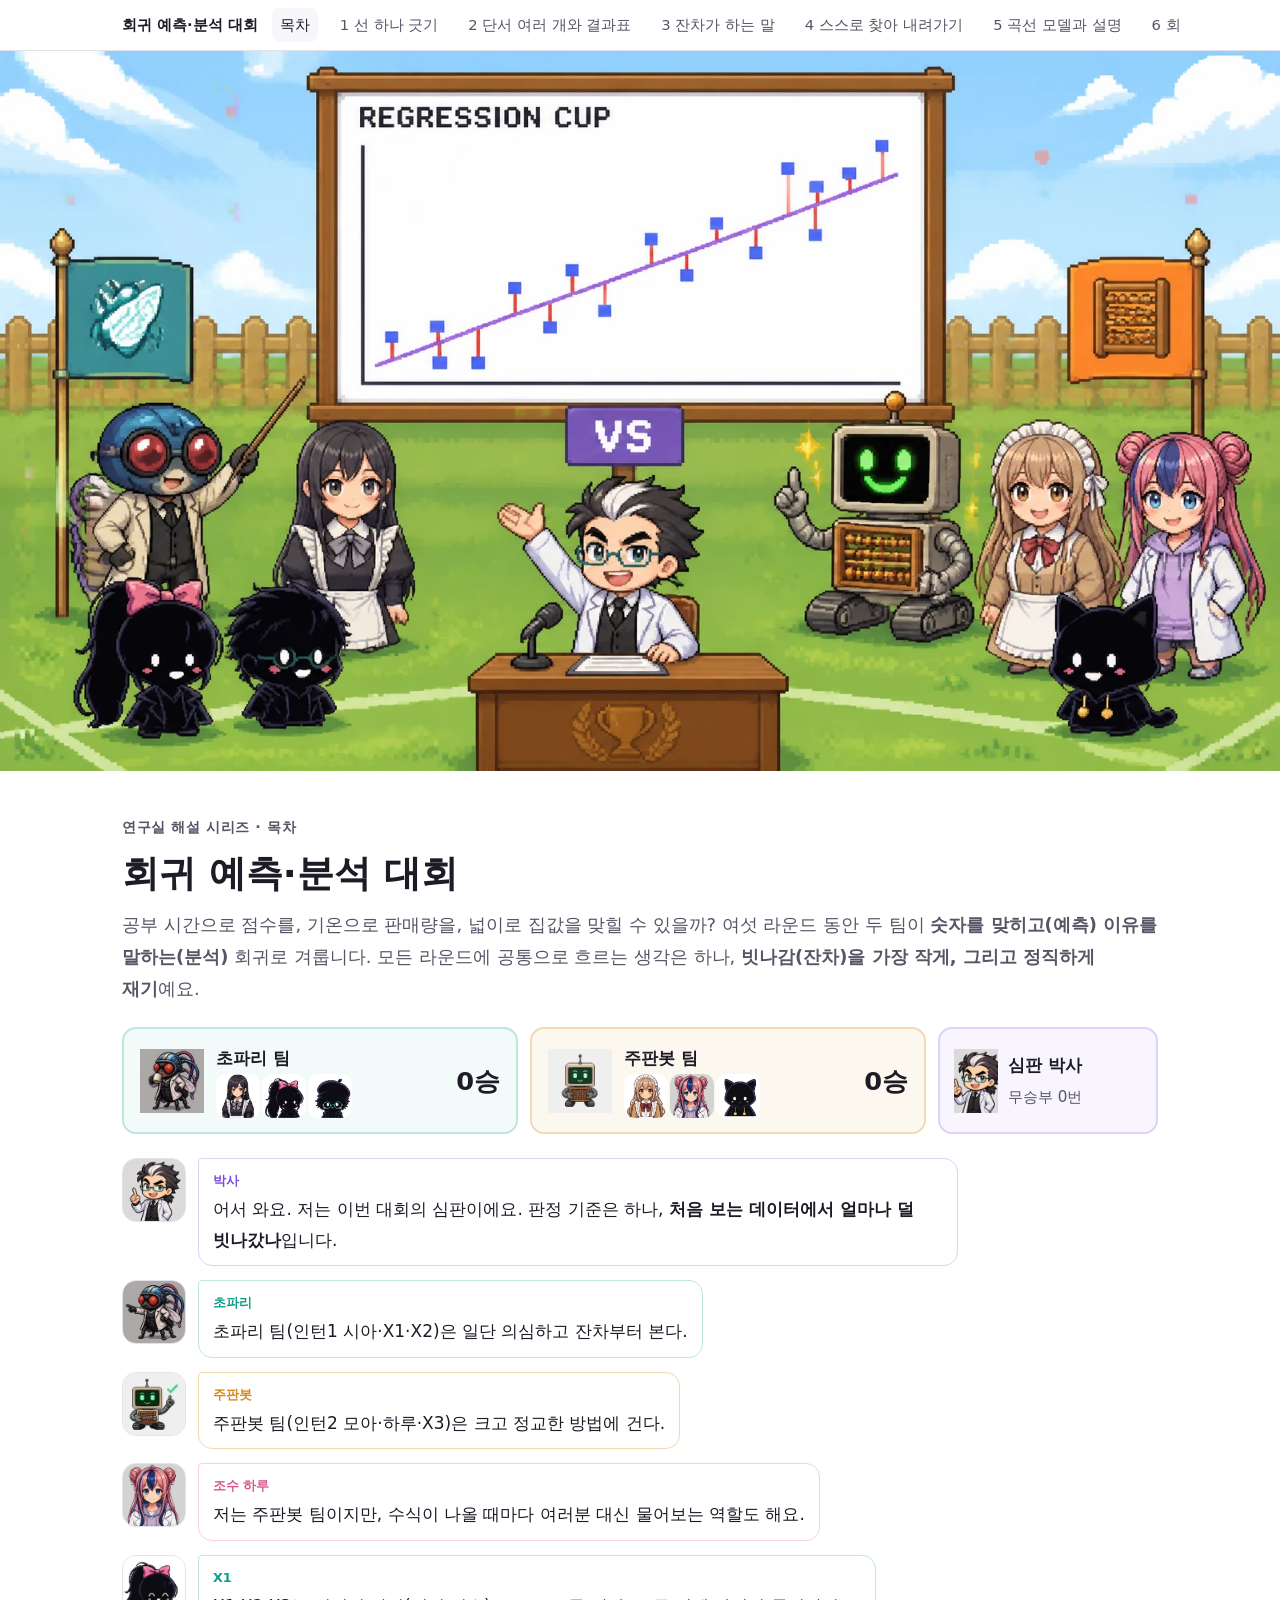
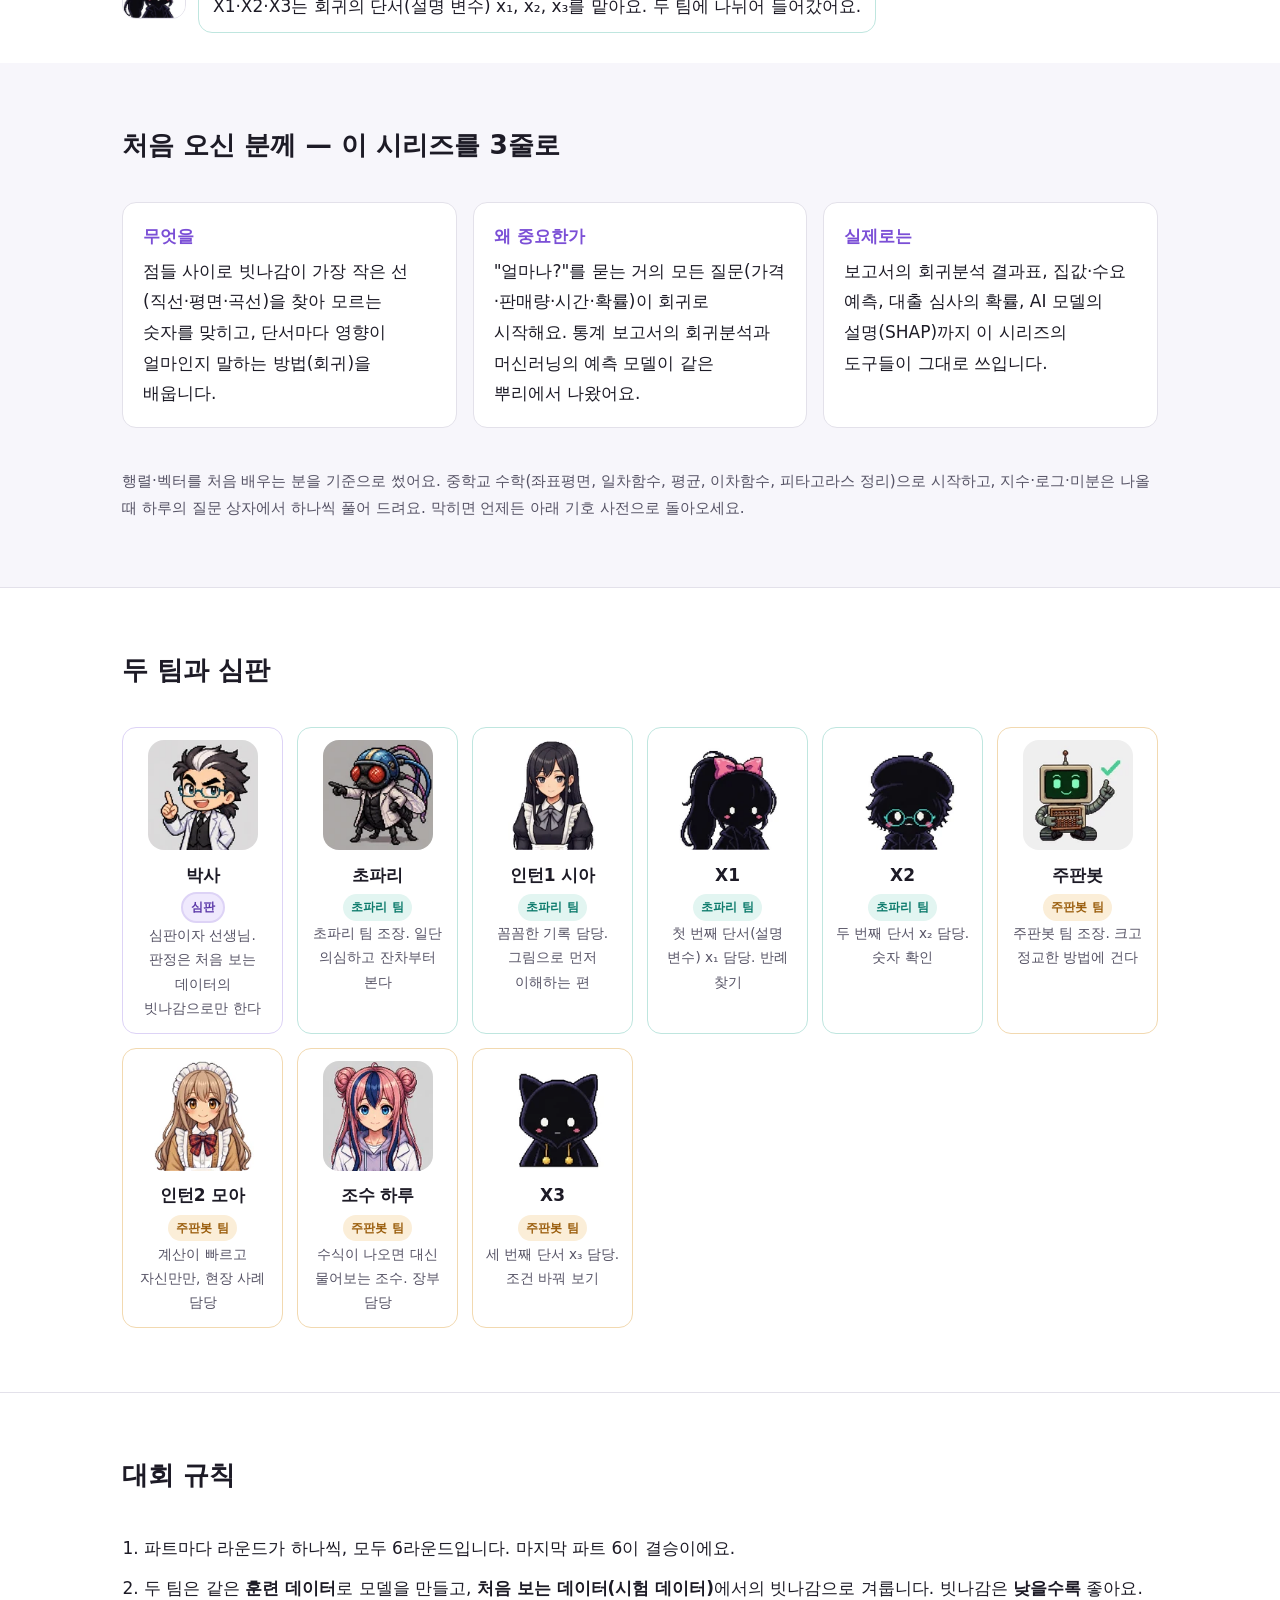
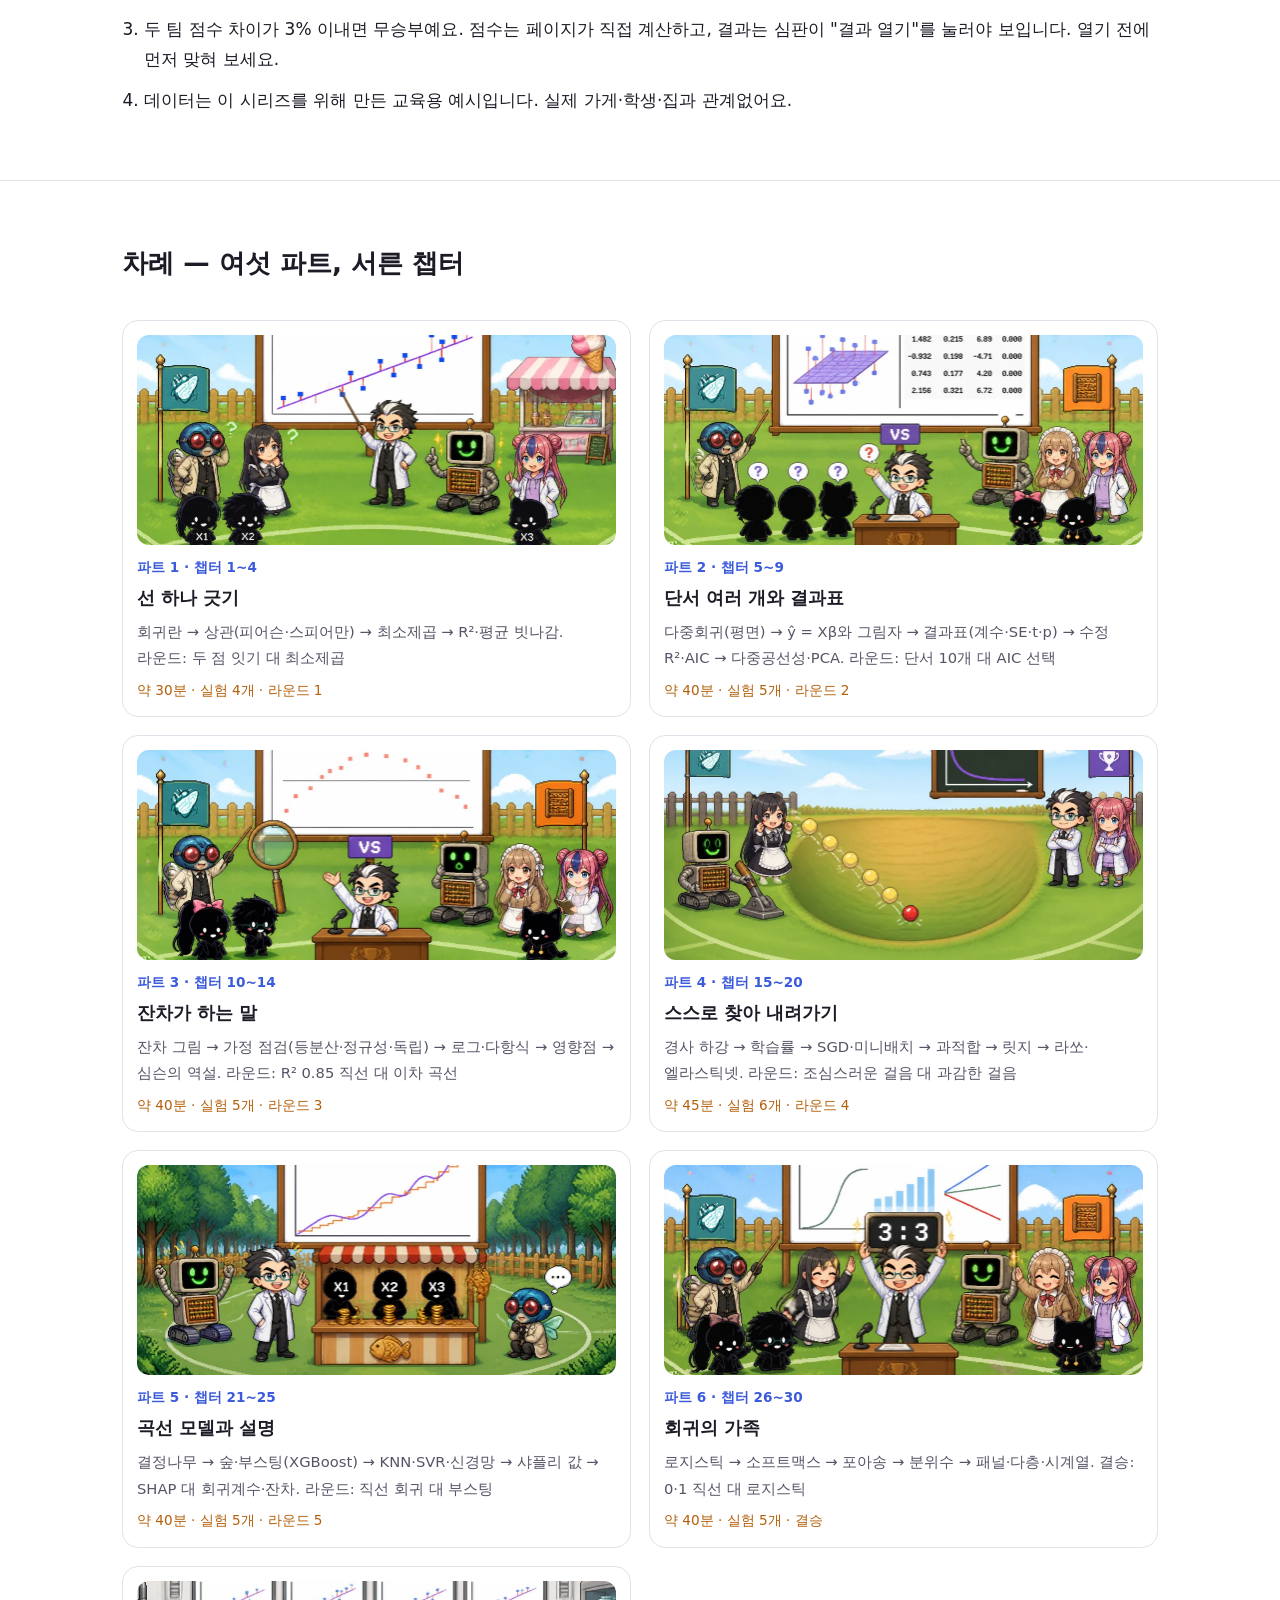
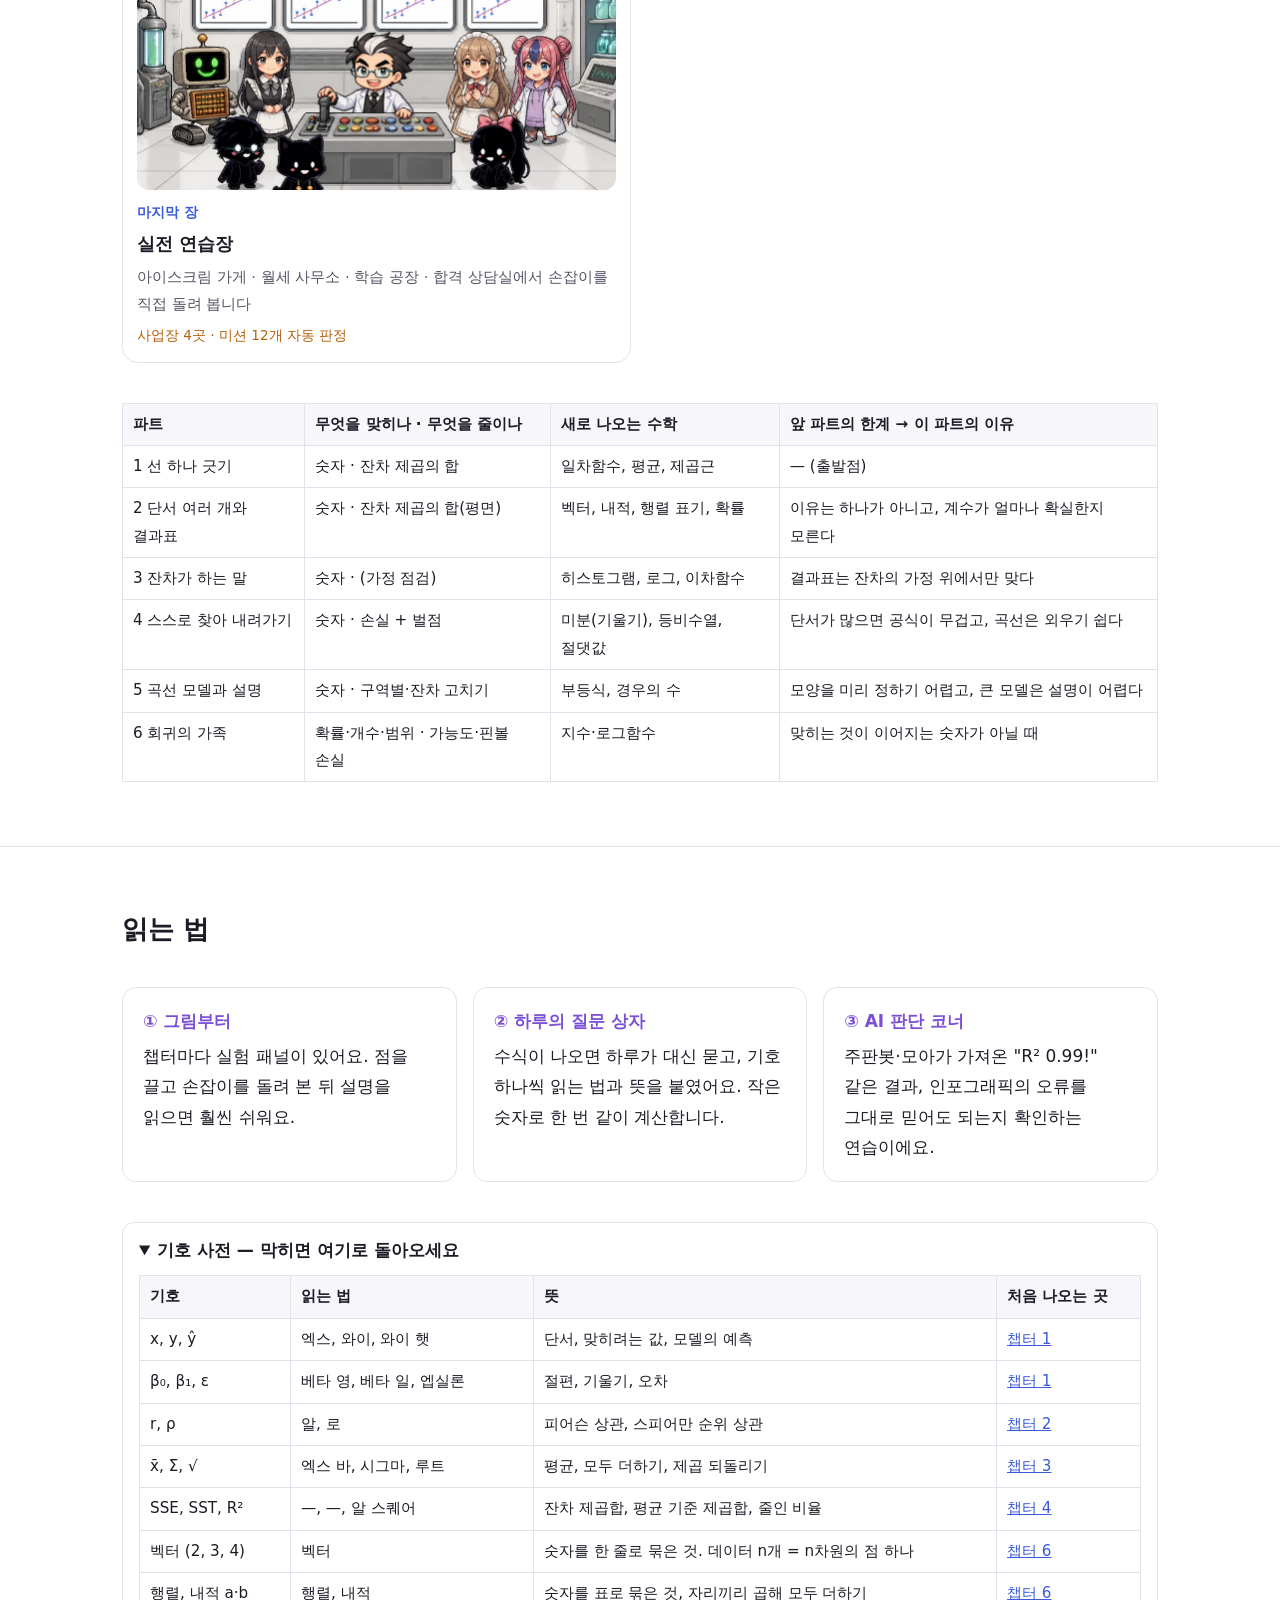
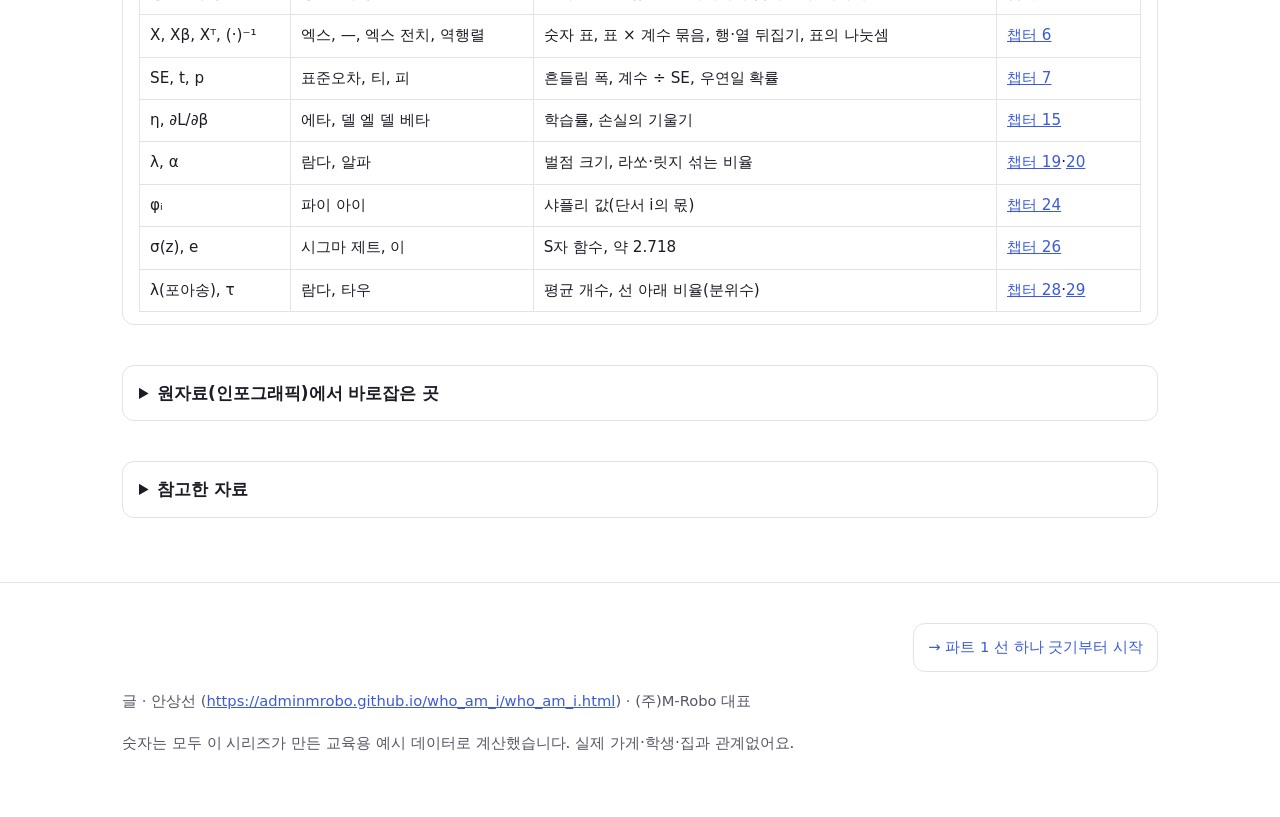
<file: index.html>
<!DOCTYPE html><html lang="ko"><head><meta charset="utf-8"><meta name="viewport" content="width=device-width,initial-scale=1">
<title>회귀 예측·분석 대회 — 직선 하나에서 회귀의 가족까지 · 회귀 예측·분석 대회</title><meta name="description" content="행렬·벡터를 처음 배우는 분을 위한 회귀 해설 시리즈. 초파리 팀과 주판봇 팀이 최소제곱, 회귀분석 결과표, 잔차분석, 경사 하강·릿지·라쏘, 나무·부스팅·신경망과 SHAP, 로지스틱·포아송·분위수·다층 회귀로 여섯 라운드를 겨룹니다."><meta name="author" content="안상선">
<meta property="og:title" content="회귀 예측·분석 대회 — 직선 하나에서 회귀의 가족까지"><meta property="og:description" content="행렬·벡터를 처음 배우는 분을 위한 회귀 해설 시리즈. 초파리 팀과 주판봇 팀이 최소제곱, 회귀분석 결과표, 잔차분석, 경사 하강·릿지·라쏘, 나무·부스팅·신경망과 SHAP, 로지스틱·포아송·분위수·다층 회귀로 여섯 라운드를 겨룹니다."><meta property="og:type" content="article">
<meta property="og:image" content="https://adminmrobo.github.io/Regression_model_lab_01/assets/img/og_index.webp?v=15360539"><meta property="og:url" content="https://adminmrobo.github.io/Regression_model_lab_01/index.html"><meta name="twitter:card" content="summary_large_image">
<meta name="citation_title" content="회귀 예측·분석 대회 — 직선 하나에서 회귀의 가족까지"><meta name="citation_author" content="안상선"><meta name="citation_publication_date" content="2026/11/27">
<link rel="stylesheet" href="assets/engine.css?v=2"><script type="application/ld+json">{"@context": "https://schema.org", "@type": "LearningResource", "name": "회귀 예측·분석 대회 — 직선 하나에서 회귀의 가족까지", "description": "행렬·벡터를 처음 배우는 분을 위한 회귀 해설 시리즈. 초파리 팀과 주판봇 팀이 최소제곱, 회귀분석 결과표, 잔차분석, 경사 하강·릿지·라쏘, 나무·부스팅·신경망과 SHAP, 로지스틱·포아송·분위수·다층 회귀로 여섯 라운드를 겨룹니다.", "inLanguage": "ko", "educationalLevel": "입문", "creator": {"@type": "Person", "name": "안상선", "url": "https://adminmrobo.github.io/who_am_i/who_am_i.html", "affiliation": "(주)M-Robo 대표"}, "isPartOf": "회귀 예측·분석 대회", "url": "https://adminmrobo.github.io/Regression_model_lab_01/index.html"}</script></head><body><nav class="topnav" aria-label="시리즈 목차"><div class="wrap"><b>회귀 예측·분석 대회</b><a href="index.html" class="on">목차</a><a href="part1_line.html" class="">1 선 하나 긋기</a><a href="part2_table.html" class="">2 단서 여러 개와 결과표</a><a href="part3_resid.html" class="">3 잔차가 하는 말</a><a href="part4_learn.html" class="">4 스스로 찾아 내려가기</a><a href="part5_curve.html" class="">5 곡선 모델과 설명</a><a href="part6_family.html" class="">6 회귀의 가족</a><a href="practice/index.html" class="">실전 연습장</a></div></nav><figure class="cover"><picture><source type="image/webp" srcset="assets/img/cover_index.webp?v=f89be865"><img src="assets/img/cover_index.png?v=e017fed7" alt="픽셀아트 운동장. REGRESSION CUP이라고 적힌 칠판에 파란 점들과 보라색 회귀 직선, 점마다 빨간 잔차 줄이 있다. 가운데 심판석의 박사가 손을 들고, 왼쪽 청록 깃발 아래 초파리 팀(초파리·시아·X1·X2), 오른쪽 주황 깃발 아래 주판봇 팀(주판봇·모아·하루·X3)이 서 있다" width="1600" height="900"></picture></figure><header class="hero" id="top"><div class="wrap"><div class="kicker">연구실 해설 시리즈 · 목차</div><h1>회귀 예측·분석 대회</h1>
<p class="sub">공부 시간으로 점수를, 기온으로 판매량을, 넓이로 집값을 맞힐 수 있을까? 여섯 라운드 동안 두 팀이 <b>숫자를 맞히고(예측) 이유를 말하는(분석)</b> 회귀로 겨룹니다. 모든 라운드에 공통으로 흐르는 생각은 하나, <b>빗나감(잔차)을 가장 작게, 그리고 정직하게 재기</b>예요.</p>
<div class="scoreboard">
<div class="team fly"><img class="px " data-spr="fly:smile" alt="" aria-hidden="true" width="64" height="64"><div><div class="nm">초파리 팀</div><div class="mem"><img class="px " data-spr="sia:smile" alt="" aria-hidden="true" width="64" height="64"><img class="px " data-spr="x1:smile" alt="" aria-hidden="true" width="64" height="64"><img class="px " data-spr="x2:smile" alt="" aria-hidden="true" width="64" height="64"></div></div><div class="pt" title="이긴 라운드">0승</div></div>
<div class="team robo"><img class="px " data-spr="robo:smile" alt="" aria-hidden="true" width="64" height="64"><div><div class="nm">주판봇 팀</div><div class="mem"><img class="px " data-spr="moa:smile" alt="" aria-hidden="true" width="64" height="64"><img class="px " data-spr="haru:smile" alt="" aria-hidden="true" width="64" height="64"><img class="px " data-spr="x3:smile" alt="" aria-hidden="true" width="64" height="64"></div></div><div class="pt" title="이긴 라운드">0승</div></div>
<div class="ref"><img class="px " data-spr="doc:smile" alt="" aria-hidden="true" width="64" height="64"><div><b>심판 박사</b><br><span class="note">무승부 0번</span></div></div></div><div style="margin-top:24px"><div class="dialog"><div class="say doc"><img class="px " data-spr="doc:smile" alt="" aria-hidden="true" width="64" height="64"><div><span class="who">박사</span>어서 와요. 저는 이번 대회의 심판이에요. 판정 기준은 하나, <b>처음 보는 데이터에서 얼마나 덜 빗나갔나</b>입니다.</div></div><div class="say fly"><img class="px " data-spr="fly:point" alt="" aria-hidden="true" width="64" height="64"><div><span class="who">초파리</span>초파리 팀(인턴1 시아·X1·X2)은 일단 의심하고 잔차부터 본다.</div></div><div class="say robo"><img class="px " data-spr="robo:firm" alt="" aria-hidden="true" width="64" height="64"><div><span class="who">주판봇</span>주판봇 팀(인턴2 모아·하루·X3)은 크고 정교한 방법에 건다.</div></div><div class="say haru"><img class="px " data-spr="haru:smile" alt="" aria-hidden="true" width="64" height="64"><div><span class="who">조수 하루</span>저는 주판봇 팀이지만, 수식이 나올 때마다 여러분 대신 물어보는 역할도 해요.</div></div><div class="say x1"><img class="px " data-spr="x1:happy" alt="" aria-hidden="true" width="64" height="64"><div><span class="who">X1</span>X1·X2·X3는 회귀의 단서(설명 변수) x₁, x₂, x₃를 맡아요. 두 팀에 나뉘어 들어갔어요.</div></div></div></div></div></header><section class="sec" id="plain"><div class="wrap stack"><h2>처음 오신 분께 — 이 시리즈를 3줄로</h2>
<div class="three"><div><b>무엇을</b>점들 사이로 빗나감이 가장 작은 선(직선·평면·곡선)을 찾아 모르는 숫자를 맞히고, 단서마다 영향이 얼마인지 말하는 방법(회귀)을 배웁니다.</div><div><b>왜 중요한가</b>"얼마나?"를 묻는 거의 모든 질문(가격·판매량·시간·확률)이 회귀로 시작해요. 통계 보고서의 회귀분석과 머신러닝의 예측 모델이 같은 뿌리에서 나왔어요.</div><div><b>실제로는</b>보고서의 회귀분석 결과표, 집값·수요 예측, 대출 심사의 확률, AI 모델의 설명(SHAP)까지 이 시리즈의 도구들이 그대로 쓰입니다.</div></div>
<p class="note">행렬·벡터를 처음 배우는 분을 기준으로 썼어요. 중학교 수학(좌표평면, 일차함수, 평균, 이차함수, 피타고라스 정리)으로 시작하고, 지수·로그·미분은 나올 때 하루의 질문 상자에서 하나씩 풀어 드려요. 막히면 언제든 아래 기호 사전으로 돌아오세요.</p></div></section><section class="sec" id="cast"><div class="wrap stack"><h2>두 팀과 심판</h2><div class="cast"><div class="c ref"><img class="px " data-spr="doc:smile" alt="" aria-hidden="true" width="64" height="64"><div><b>박사</b></div><span class="tag ref">심판</span><div class="r">심판이자 선생님. 판정은 처음 보는 데이터의 빗나감으로만 한다</div></div><div class="c fly"><img class="px " data-spr="fly:point" alt="" aria-hidden="true" width="64" height="64"><div><b>초파리</b></div><span class="tag fly">초파리 팀</span><div class="r">초파리 팀 조장. 일단 의심하고 잔차부터 본다</div></div><div class="c fly"><img class="px " data-spr="sia:smile" alt="" aria-hidden="true" width="64" height="64"><div><b>인턴1 시아</b></div><span class="tag fly">초파리 팀</span><div class="r">꼼꼼한 기록 담당. 그림으로 먼저 이해하는 편</div></div><div class="c fly"><img class="px " data-spr="x1:smile" alt="" aria-hidden="true" width="64" height="64"><div><b>X1</b></div><span class="tag fly">초파리 팀</span><div class="r">첫 번째 단서(설명 변수) x₁ 담당. 반례 찾기</div></div><div class="c fly"><img class="px " data-spr="x2:smile" alt="" aria-hidden="true" width="64" height="64"><div><b>X2</b></div><span class="tag fly">초파리 팀</span><div class="r">두 번째 단서 x₂ 담당. 숫자 확인</div></div><div class="c robo"><img class="px " data-spr="robo:firm" alt="" aria-hidden="true" width="64" height="64"><div><b>주판봇</b></div><span class="tag robo">주판봇 팀</span><div class="r">주판봇 팀 조장. 크고 정교한 방법에 건다</div></div><div class="c robo"><img class="px " data-spr="moa:smile" alt="" aria-hidden="true" width="64" height="64"><div><b>인턴2 모아</b></div><span class="tag robo">주판봇 팀</span><div class="r">계산이 빠르고 자신만만, 현장 사례 담당</div></div><div class="c robo"><img class="px " data-spr="haru:smile" alt="" aria-hidden="true" width="64" height="64"><div><b>조수 하루</b></div><span class="tag robo">주판봇 팀</span><div class="r">수식이 나오면 대신 물어보는 조수. 장부 담당</div></div><div class="c robo"><img class="px " data-spr="x3:smile" alt="" aria-hidden="true" width="64" height="64"><div><b>X3</b></div><span class="tag robo">주판봇 팀</span><div class="r">세 번째 단서 x₃ 담당. 조건 바꿔 보기</div></div></div></div></section><section class="sec" id="rule"><div class="wrap stack"><h2>대회 규칙</h2><ol style="display:flex;flex-direction:column;gap:10px;margin:0;padding-left:22px">
<li>파트마다 라운드가 하나씩, 모두 6라운드입니다. 마지막 파트 6이 결승이에요.</li><li>두 팀은 같은 <b>훈련 데이터</b>로 모델을 만들고, <b>처음 보는 데이터(시험 데이터)</b>에서의 빗나감으로 겨룹니다. 빗나감은 <b>낮을수록</b> 좋아요.</li>
<li>두 팀 점수 차이가 3% 이내면 무승부예요. 점수는 페이지가 직접 계산하고, 결과는 심판이 "결과 열기"를 눌러야 보입니다. 열기 전에 먼저 맞혀 보세요.</li>
<li>데이터는 이 시리즈를 위해 만든 교육용 예시입니다. 실제 가게·학생·집과 관계없어요.</li></ol></div></section><section class="sec" id="map"><div class="wrap stack"><h2>차례 — 여섯 파트, 서른 챕터</h2><div class="cards"><a href="part1_line.html"><img src="assets/img/thumb_part1.webp?v=79ddfd96" alt="" width="960" height="420" loading="lazy"><div class="n">파트 1 · 챕터 1~4</div><div class="t">선 하나 긋기</div><div class="d">회귀란 → 상관(피어슨·스피어만) → 최소제곱 → R²·평균 빗나감. 라운드: 두 점 잇기 대 최소제곱</div><div class="m">약 30분 · 실험 4개 · 라운드 1</div></a><a href="part2_table.html"><img src="assets/img/thumb_part2.webp?v=27b0a80c" alt="" width="960" height="420" loading="lazy"><div class="n">파트 2 · 챕터 5~9</div><div class="t">단서 여러 개와 결과표</div><div class="d">다중회귀(평면) → ŷ = Xβ와 그림자 → 결과표(계수·SE·t·p) → 수정 R²·AIC → 다중공선성·PCA. 라운드: 단서 10개 대 AIC 선택</div><div class="m">약 40분 · 실험 5개 · 라운드 2</div></a><a href="part3_resid.html"><img src="assets/img/thumb_part3.webp?v=cb8b108b" alt="" width="960" height="420" loading="lazy"><div class="n">파트 3 · 챕터 10~14</div><div class="t">잔차가 하는 말</div><div class="d">잔차 그림 → 가정 점검(등분산·정규성·독립) → 로그·다항식 → 영향점 → 심슨의 역설. 라운드: R² 0.85 직선 대 이차 곡선</div><div class="m">약 40분 · 실험 5개 · 라운드 3</div></a><a href="part4_learn.html"><img src="assets/img/thumb_part4.webp?v=c1d10d9f" alt="" width="960" height="420" loading="lazy"><div class="n">파트 4 · 챕터 15~20</div><div class="t">스스로 찾아 내려가기</div><div class="d">경사 하강 → 학습률 → SGD·미니배치 → 과적합 → 릿지 → 라쏘·엘라스틱넷. 라운드: 조심스러운 걸음 대 과감한 걸음</div><div class="m">약 45분 · 실험 6개 · 라운드 4</div></a><a href="part5_curve.html"><img src="assets/img/thumb_part5.webp?v=ec11348a" alt="" width="960" height="420" loading="lazy"><div class="n">파트 5 · 챕터 21~25</div><div class="t">곡선 모델과 설명</div><div class="d">결정나무 → 숲·부스팅(XGBoost) → KNN·SVR·신경망 → 샤플리 값 → SHAP 대 회귀계수·잔차. 라운드: 직선 회귀 대 부스팅</div><div class="m">약 40분 · 실험 5개 · 라운드 5</div></a><a href="part6_family.html"><img src="assets/img/thumb_part6.webp?v=e1523dd8" alt="" width="960" height="420" loading="lazy"><div class="n">파트 6 · 챕터 26~30</div><div class="t">회귀의 가족</div><div class="d">로지스틱 → 소프트맥스 → 포아송 → 분위수 → 패널·다층·시계열. 결승: 0·1 직선 대 로지스틱</div><div class="m">약 40분 · 실험 5개 · 결승</div></a><a href="practice/index.html"><img src="assets/img/thumb_practice.webp?v=057e2f9e" alt="" width="960" height="420" loading="lazy"><div class="n">마지막 장</div><div class="t">실전 연습장</div><div class="d">아이스크림 가게 · 월세 사무소 · 학습 공장 · 합격 상담실에서 손잡이를 직접 돌려 봅니다</div><div class="m">사업장 4곳 · 미션 12개 자동 판정</div></a></div>
<div class="tbl"><table><tr><th>파트</th><th>무엇을 맞히나 · 무엇을 줄이나</th><th>새로 나오는 수학</th><th>앞 파트의 한계 → 이 파트의 이유</th></tr>
<tr><td>1 선 하나 긋기</td><td>숫자 · 잔차 제곱의 합</td><td>일차함수, 평균, 제곱근</td><td>— (출발점)</td></tr>
<tr><td>2 단서 여러 개와 결과표</td><td>숫자 · 잔차 제곱의 합(평면)</td><td>벡터, 내적, 행렬 표기, 확률</td><td>이유는 하나가 아니고, 계수가 얼마나 확실한지 모른다</td></tr>
<tr><td>3 잔차가 하는 말</td><td>숫자 · (가정 점검)</td><td>히스토그램, 로그, 이차함수</td><td>결과표는 잔차의 가정 위에서만 맞다</td></tr>
<tr><td>4 스스로 찾아 내려가기</td><td>숫자 · 손실 + 벌점</td><td>미분(기울기), 등비수열, 절댓값</td><td>단서가 많으면 공식이 무겁고, 곡선은 외우기 쉽다</td></tr>
<tr><td>5 곡선 모델과 설명</td><td>숫자 · 구역별·잔차 고치기</td><td>부등식, 경우의 수</td><td>모양을 미리 정하기 어렵고, 큰 모델은 설명이 어렵다</td></tr>
<tr><td>6 회귀의 가족</td><td>확률·개수·범위 · 가능도·핀볼 손실</td><td>지수·로그함수</td><td>맞히는 것이 이어지는 숫자가 아닐 때</td></tr></table></div></div></section><section class="sec" id="how"><div class="wrap stack"><h2>읽는 법</h2><div class="three"><div><b>① 그림부터</b>챕터마다 실험 패널이 있어요. 점을 끌고 손잡이를 돌려 본 뒤 설명을 읽으면 훨씬 쉬워요.</div><div><b>② 하루의 질문 상자</b>수식이 나오면 하루가 대신 묻고, 기호 하나씩 읽는 법과 뜻을 붙였어요. 작은 숫자로 한 번 같이 계산합니다.</div><div><b>③ AI 판단 코너</b>주판봇·모아가 가져온 "R² 0.99!" 같은 결과, 인포그래픽의 오류를 그대로 믿어도 되는지 확인하는 연습이에요.</div></div>
<details open><summary>기호 사전 — 막히면 여기로 돌아오세요</summary><div class="tbl"><table><tr><th>기호</th><th>읽는 법</th><th>뜻</th><th>처음 나오는 곳</th></tr>
<tr><td>x, y, ŷ</td><td>엑스, 와이, 와이 햇</td><td>단서, 맞히려는 값, 모델의 예측</td><td><a href="part1_line.html#ch1">챕터 1</a></td></tr>
<tr><td>β₀, β₁, ε</td><td>베타 영, 베타 일, 엡실론</td><td>절편, 기울기, 오차</td><td><a href="part1_line.html#ch1">챕터 1</a></td></tr>
<tr><td>r, ρ</td><td>알, 로</td><td>피어슨 상관, 스피어만 순위 상관</td><td><a href="part1_line.html#ch2">챕터 2</a></td></tr>
<tr><td>x̄, Σ, √</td><td>엑스 바, 시그마, 루트</td><td>평균, 모두 더하기, 제곱 되돌리기</td><td><a href="part1_line.html#ch3">챕터 3</a></td></tr>
<tr><td>SSE, SST, R²</td><td>—, —, 알 스퀘어</td><td>잔차 제곱합, 평균 기준 제곱합, 줄인 비율</td><td><a href="part1_line.html#ch4">챕터 4</a></td></tr>
<tr><td>벡터 (2, 3, 4)</td><td>벡터</td><td>숫자를 한 줄로 묶은 것. 데이터 n개 = n차원의 점 하나</td><td><a href="part2_table.html#ch6">챕터 6</a></td></tr>
<tr><td>행렬, 내적 a·b</td><td>행렬, 내적</td><td>숫자를 표로 묶은 것, 자리끼리 곱해 모두 더하기</td><td><a href="part2_table.html#ch6">챕터 6</a></td></tr>
<tr><td>X, Xβ, Xᵀ, (·)⁻¹</td><td>엑스, —, 엑스 전치, 역행렬</td><td>숫자 표, 표 × 계수 묶음, 행·열 뒤집기, 표의 나눗셈</td><td><a href="part2_table.html#ch6">챕터 6</a></td></tr>
<tr><td>SE, t, p</td><td>표준오차, 티, 피</td><td>흔들림 폭, 계수 ÷ SE, 우연일 확률</td><td><a href="part2_table.html#ch7">챕터 7</a></td></tr>
<tr><td>η, ∂L/∂β</td><td>에타, 델 엘 델 베타</td><td>학습률, 손실의 기울기</td><td><a href="part4_learn.html#ch15">챕터 15</a></td></tr>
<tr><td>λ, α</td><td>람다, 알파</td><td>벌점 크기, 라쏘·릿지 섞는 비율</td><td><a href="part4_learn.html#ch19">챕터 19</a>·<a href="part4_learn.html#ch20">20</a></td></tr>
<tr><td>φᵢ</td><td>파이 아이</td><td>샤플리 값(단서 i의 몫)</td><td><a href="part5_curve.html#ch24">챕터 24</a></td></tr>
<tr><td>σ(z), e</td><td>시그마 제트, 이</td><td>S자 함수, 약 2.718</td><td><a href="part6_family.html#ch26">챕터 26</a></td></tr>
<tr><td>λ(포아송), τ</td><td>람다, 타우</td><td>평균 개수, 선 아래 비율(분위수)</td><td><a href="part6_family.html#ch28">챕터 28</a>·<a href="part6_family.html#ch29">29</a></td></tr></table></div></details>
<details><summary>원자료(인포그래픽)에서 바로잡은 곳</summary><ul>
<li>DataInterview 「Linear Regression」: 정규방정식의 ŷ → <b>y</b>, R²와 수정 R² 식이 서로 바뀜, 2p − 2ln(L)은 수정 R²가 아니라 <b>AIC</b>, 가정 목록의 "Independence" 중복·정규성 누락 → 파트 2 챕터 6·8, 파트 3 챕터 11에서 바로잡음</li>
<li>「Regression Algorithms in Machine Learning」: "Stochastic Regression"은 정식 모델 이름이 아니라 확률적 경사 하강(SGD)으로 맞춘 선들의 모습 → 파트 4 챕터 17. 아래쪽 이름표 세 개가 한 번씩 더 붙어 있음</li>
<li>Insightforge 「OLS」: 판매 예측 개선 수치가 "T5%"로 깨져 있어 쓰지 않음</li>
<li>「Spearman Rank Correlation」: 예제 계산(ρ = −1)은 검산 결과 맞음. "correlaties" 등 오타만 있음</li>
<li>Matt Lee 글: "almost surey" → almost surely(거의 확실히)</li></ul></details>
<details><summary>참고한 자료</summary><ul><li>The Architecture Series 「Types of Regression Models Every Quant Should Know」, DataInterview 「Regression Models」·「Linear Regression」, MLTut 「Regression Models」, @mathemetica 「Logistic & Softmax Regression」, 「Regression Algorithms in Machine Learning」, eeanimation 「Least-Squares Estimation」, 「Spearman Rank Correlation」, 「Multiple Regression Assumption #1 Linearity」, Joshua Salami Peter 「PCA」, Insightforge 「OLS」, Matt Lee 「오늘의 수학적 직관」</li><li>James 외 (2013), Hoerl &amp; Kennard (1970), Tibshirani (1996), Zou &amp; Hastie (2005), Breiman (2001), Friedman (2001), Shapley (1953), Lundberg &amp; Lee (2017), Nelder &amp; Wedderburn (1972), Koenker &amp; Bassett (1978) — 각 파트 꾸러미에 서지가 있어요.</li></ul></details></div></section><footer><div class="wrap stack" style="gap:16px"><div class="nextprev"><span></span><a href="part1_line.html">→ 파트 1 선 하나 긋기부터 시작</a></div>
<p>글 · 안상선 (<a href="https://adminmrobo.github.io/who_am_i/who_am_i.html">https://adminmrobo.github.io/who_am_i/who_am_i.html</a>) · (주)M-Robo 대표</p>
<p class="note">숫자는 모두 이 시리즈가 만든 교육용 예시 데이터로 계산했습니다. 실제 가게·학생·집과 관계없어요.</p></div></footer>
<script src="assets/sprites.js"></script><script src="assets/reg.js"></script><script src="assets/data.js"></script><script src="assets/engine.js"></script></body></html>
</file>
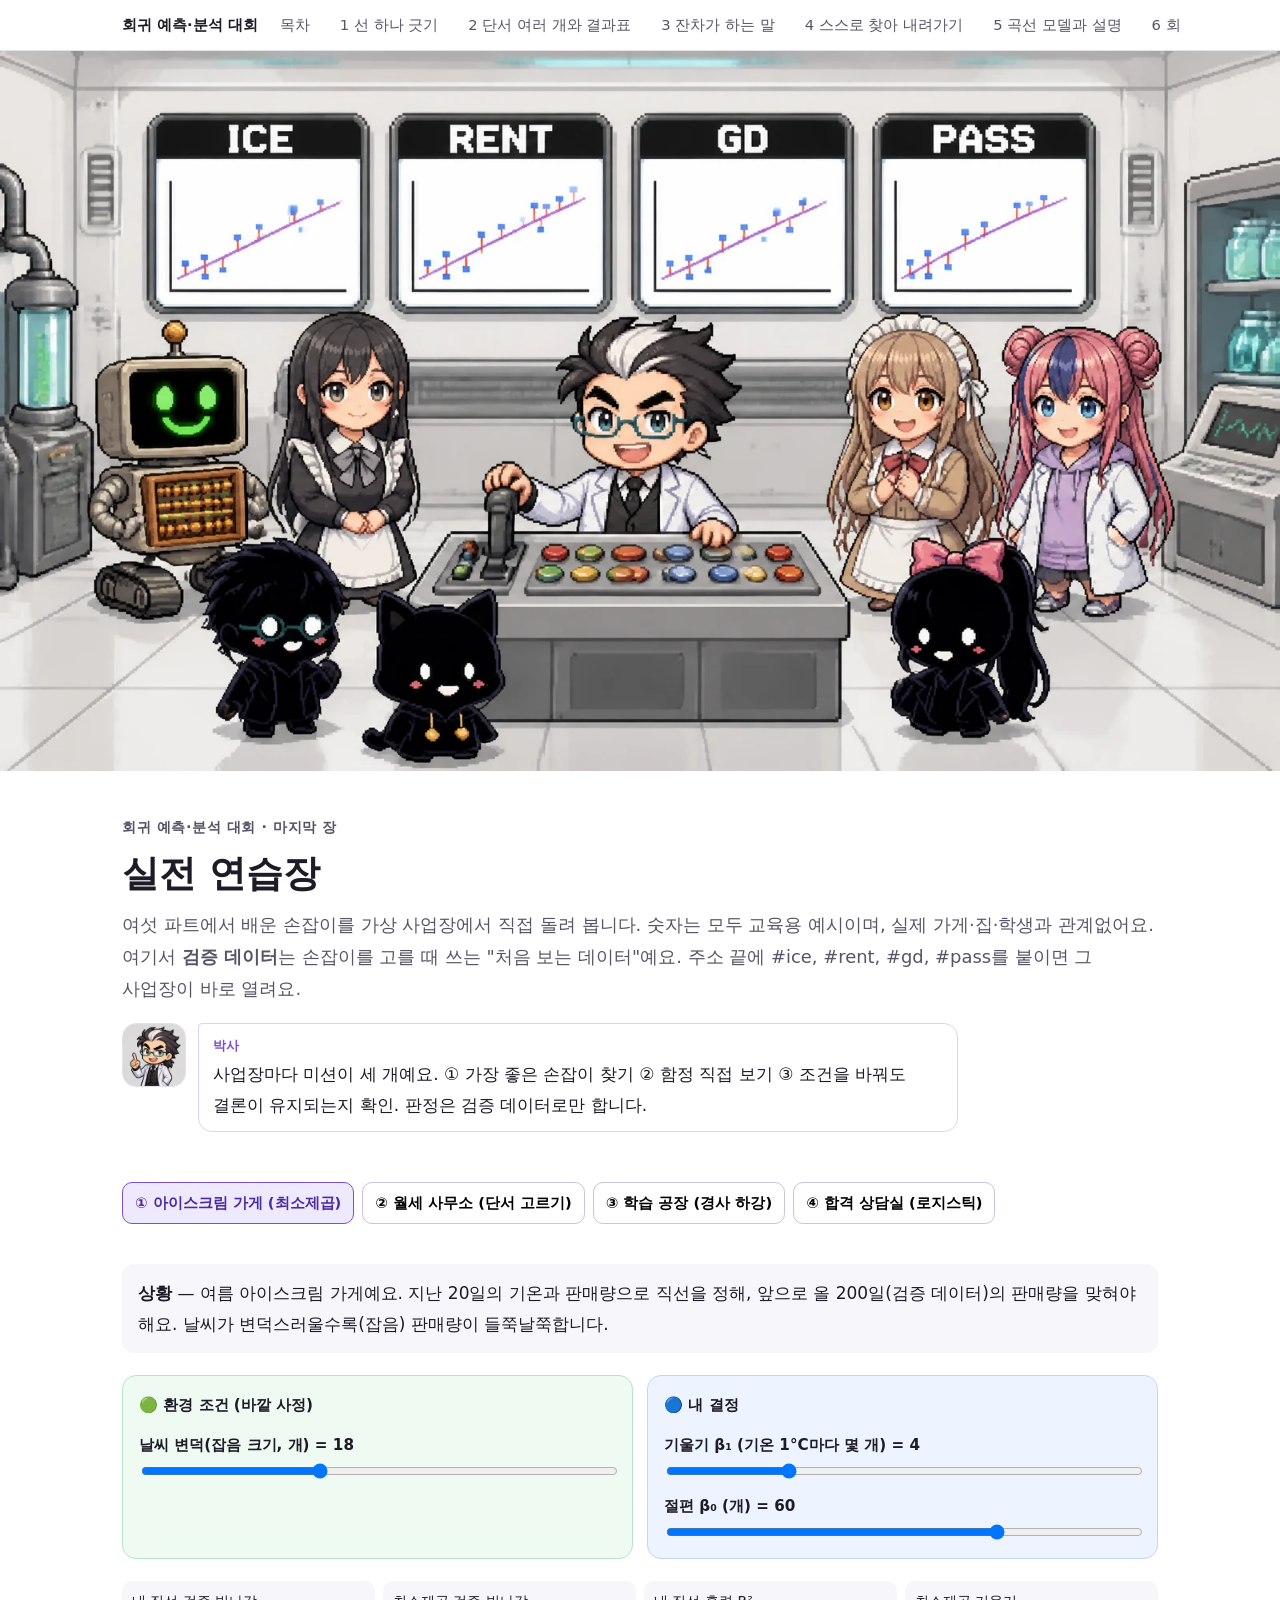
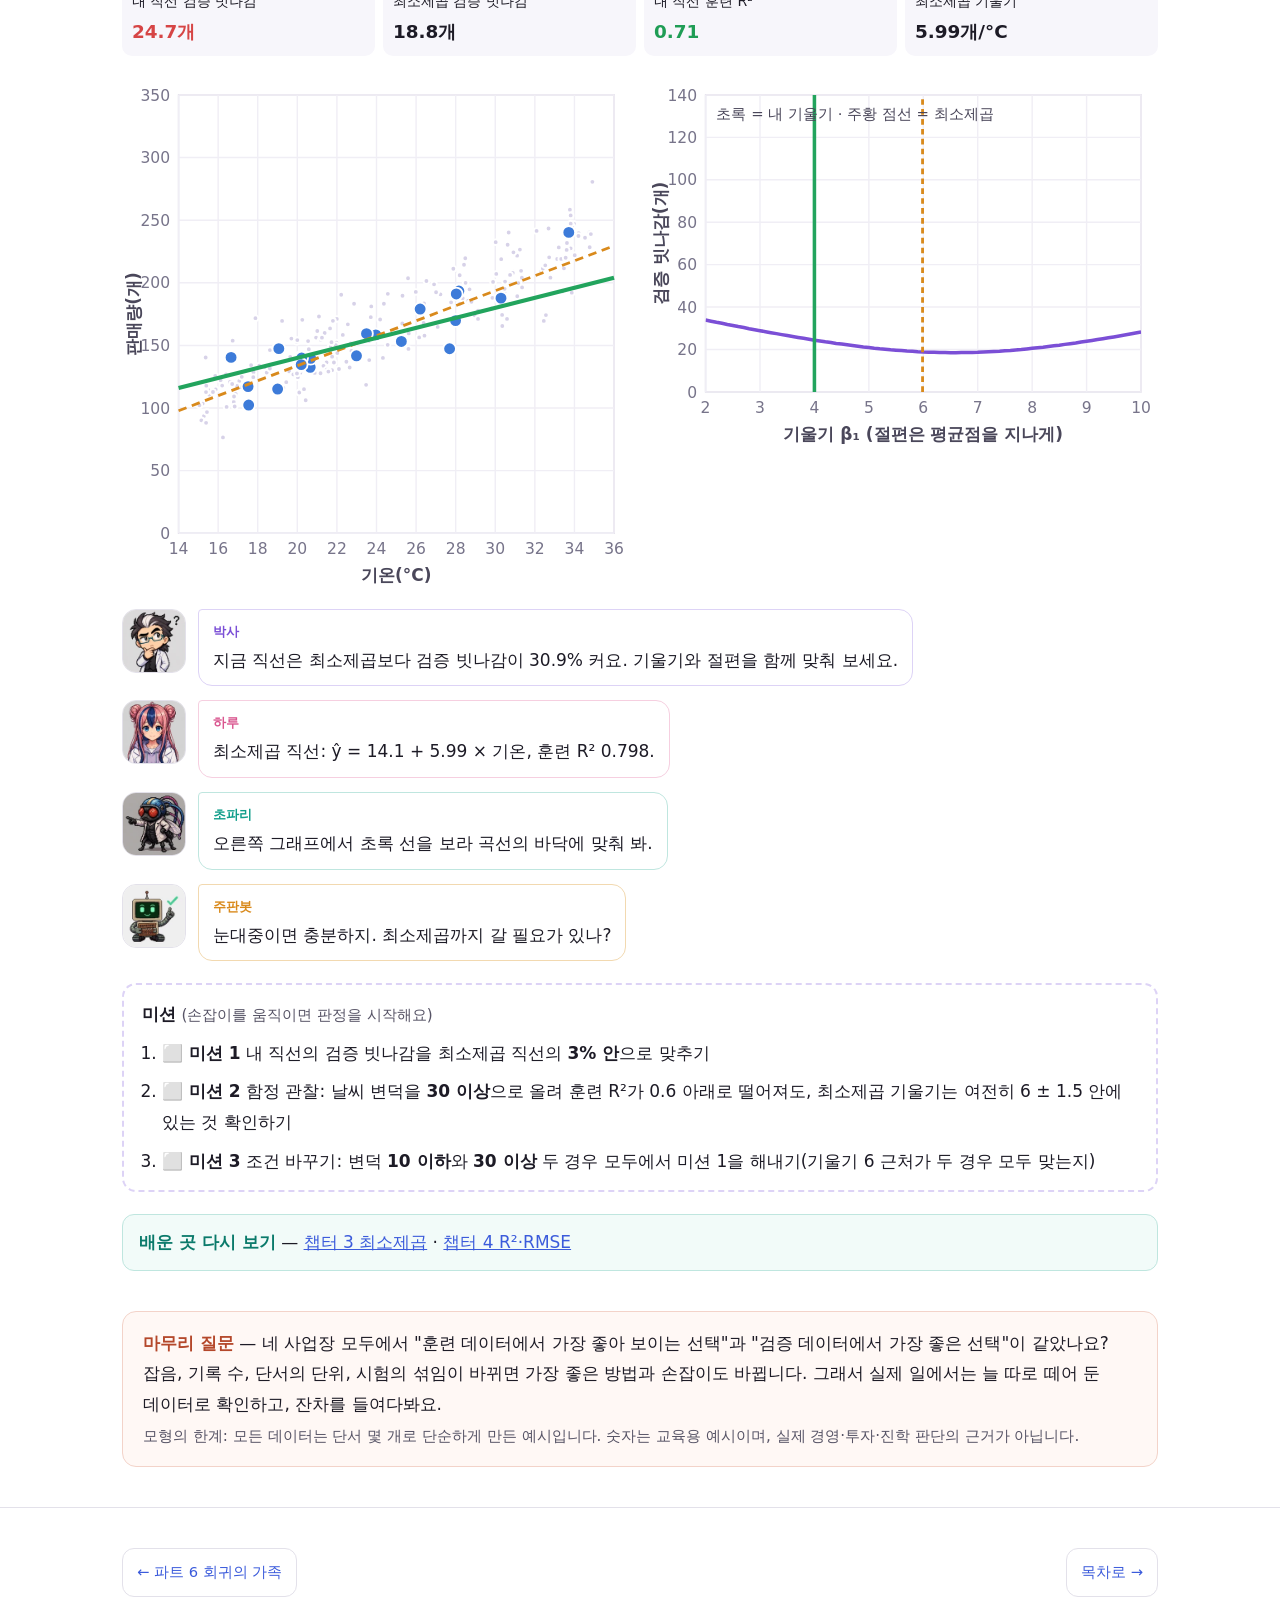
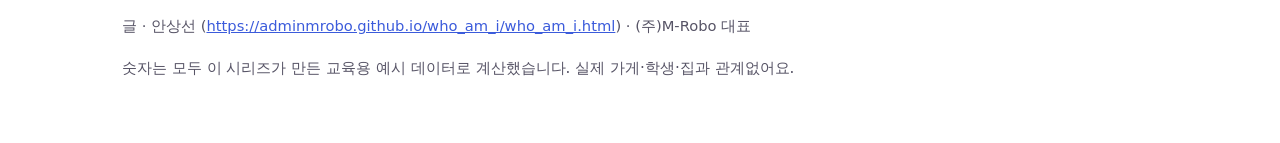
<file: practice/index.html>
<!DOCTYPE html><html lang="ko"><head><meta charset="utf-8"><meta name="viewport" content="width=device-width,initial-scale=1">
<title>실전 연습장 — 네 사업장에서 손잡이 돌려 보기 · 회귀 예측·분석 대회</title><meta name="description" content="최소제곱·단서 고르기·경사 하강·로지스틱 회귀를 가상 사업장에서 직접 조작하는 시뮬레이터. 사업장마다 미션 3개, 자동 판정."><meta name="author" content="안상선">
<meta property="og:title" content="실전 연습장 — 네 사업장에서 손잡이 돌려 보기"><meta property="og:description" content="최소제곱·단서 고르기·경사 하강·로지스틱 회귀를 가상 사업장에서 직접 조작하는 시뮬레이터. 사업장마다 미션 3개, 자동 판정."><meta property="og:type" content="article">
<meta property="og:image" content="https://adminmrobo.github.io/Regression_model_lab_01/assets/img/og_practice.webp?v=94b84c98"><meta property="og:url" content="https://adminmrobo.github.io/Regression_model_lab_01/practice/index.html"><meta name="twitter:card" content="summary_large_image">
<meta name="citation_title" content="실전 연습장 — 네 사업장에서 손잡이 돌려 보기"><meta name="citation_author" content="안상선"><meta name="citation_publication_date" content="2026/11/27">
<link rel="stylesheet" href="../assets/engine.css?v=2"><link rel="stylesheet" href="practice.css?v=2"><script type="application/ld+json">{"@context": "https://schema.org", "@type": "LearningResource", "name": "실전 연습장 — 네 사업장에서 손잡이 돌려 보기", "description": "최소제곱·단서 고르기·경사 하강·로지스틱 회귀를 가상 사업장에서 직접 조작하는 시뮬레이터. 사업장마다 미션 3개, 자동 판정.", "inLanguage": "ko", "educationalLevel": "입문", "creator": {"@type": "Person", "name": "안상선", "url": "https://adminmrobo.github.io/who_am_i/who_am_i.html", "affiliation": "(주)M-Robo 대표"}, "isPartOf": "회귀 예측·분석 대회", "url": "https://adminmrobo.github.io/Regression_model_lab_01/practice/index.html"}</script></head><body><nav class="topnav" aria-label="시리즈 목차"><div class="wrap"><b>회귀 예측·분석 대회</b><a href="../index.html" class="">목차</a><a href="../part1_line.html" class="">1 선 하나 긋기</a><a href="../part2_table.html" class="">2 단서 여러 개와 결과표</a><a href="../part3_resid.html" class="">3 잔차가 하는 말</a><a href="../part4_learn.html" class="">4 스스로 찾아 내려가기</a><a href="../part5_curve.html" class="">5 곡선 모델과 설명</a><a href="../part6_family.html" class="">6 회귀의 가족</a><a href="../practice/index.html" class="on">실전 연습장</a></div></nav><figure class="cover"><picture><source type="image/webp" srcset="../assets/img/cover_practice.webp?v=85659028"><img src="../assets/img/cover_practice.png?v=e85aecfc" alt="흰 벽의 연구실 조종실. 화면 네 개에 ICE, RENT, GD, PASS 그래프가 떠 있고, 박사가 색깔 단추가 달린 조종대의 손잡이를 잡고 있으며 주판봇·시아·모아·하루와 X1·X2·X3가 둘러서 있다" width="1600" height="900"></picture></figure><header class="hero"><div class="wrap"><div class="kicker">회귀 예측·분석 대회 · 마지막 장</div><h1>실전 연습장</h1><p class="sub">여섯 파트에서 배운 손잡이를 가상 사업장에서 직접 돌려 봅니다. 숫자는 모두 교육용 예시이며, 실제 가게·집·학생과 관계없어요. 여기서 <b>검증 데이터</b>는 손잡이를 고를 때 쓰는 "처음 보는 데이터"예요. 주소 끝에 #ice, #rent, #gd, #pass를 붙이면 그 사업장이 바로 열려요.</p>
<div style="margin-top:18px"><div class="dialog"><div class="say doc"><img class="px " data-spr="doc:smile" alt="" aria-hidden="true" width="64" height="64"><div><span class="who">박사</span>사업장마다 미션이 세 개예요. ① 가장 좋은 손잡이 찾기 ② 함정 직접 보기 ③ 조건을 바꿔도 결론이 유지되는지 확인. 판정은 검증 데이터로만 합니다.</div></div></div></div></div></header>
<main class="wrap stack" style="padding-bottom:40px"><div class="tabs" role="tablist" aria-label="사업장 고르기"><button data-t="ice">① 아이스크림 가게 (최소제곱)</button><button data-t="rent">② 월세 사무소 (단서 고르기)</button><button data-t="gd">③ 학습 공장 (경사 하강)</button><button data-t="pass">④ 합격 상담실 (로지스틱)</button></div>
<section class="scene" id="sc-ice"><div class="stack" style="gap:22px">
<div class="situ"><b>상황</b> — 여름 아이스크림 가게예요. 지난 20일의 기온과 판매량으로 직선을 정해, 앞으로 올 200일(검증 데이터)의 판매량을 맞혀야 해요. 날씨가 변덕스러울수록(잡음) 판매량이 들쭉날쭉합니다.</div>
<div class="board"><div class="env"><div class="lbl">🟢 환경 조건 (바깥 사정)</div><label>날씨 변덕(잡음 크기, 개) = <span id="ice-v1"></span><input type="range" id="ice-s1" min="5" max="40" step="1" value="18"></label></div><div class="dec"><div class="lbl">🔵 내 결정</div><label>기울기 β₁ (기온 1°C마다 몇 개) = <span id="ice-v2"></span><input type="range" id="ice-s2" min="2" max="10" step="0.1" value="4"></label><label>절편 β₀ (개) = <span id="ice-v3"></span><input type="range" id="ice-s3" min="-80" max="120" step="1" value="60"></label></div></div>
<div class="stat four" id="ice-score"></div>
<div class="row"><div class="plot" id="ice-p"></div><div class="plot" id="ice-c"></div></div>
<div class="dialog" id="ice-talk"></div>
<div class="missions"><b>미션</b> <span class="note">(손잡이를 움직이면 판정을 시작해요)</span><ol id="ice-ms"></ol></div>
<div class="review"><b>배운 곳 다시 보기</b> — <a href="../part1_line.html#ch3">챕터 3 최소제곱</a> · <a href="../part1_line.html#ch4">챕터 4 R²·RMSE</a></div></div></section><section class="scene" id="sc-rent"><div class="stack" style="gap:22px">
<div class="situ"><b>상황</b> — 원룸 월세 사무소예요. 단서 10개(넓이·역까지 거리·층과, 관계없을 단서 7개) 중 무엇을 쓸지 골라 월세를 맞혀요. 모은 기록(훈련 데이터)이 적을 때와 많을 때를 비교해 보세요.</div>
<div class="board"><div class="env"><div class="lbl">🟢 환경 조건 (바깥 사정)</div><label>모은 기록 수 n (곳) = <span id="rent-v1"></span><input type="range" id="rent-s1" min="15" max="80" step="5" value="20"></label></div><div class="dec"><div class="lbl">🔵 내 결정</div><div class="chk" id="rent-chk"></div></div></div>
<div class="stat four" id="rent-score"></div>
<div class="row"><div class="plot" id="rent-p"></div><div class="plot" id="rent-c"></div></div>
<div class="dialog" id="rent-talk"></div>
<div class="missions"><b>미션</b> <span class="note">(손잡이를 움직이면 판정을 시작해요)</span><ol id="rent-ms"></ol></div>
<div class="review"><b>배운 곳 다시 보기</b> — <a href="../part2_table.html#ch8">챕터 8 단서 고르기</a> · <a href="../part2_table.html#ch7">챕터 7 결과표</a></div></div></section><section class="scene" id="sc-gd"><div class="stack" style="gap:22px">
<div class="situ"><b>상황</b> — 학습 공장이에요. 월세 모델(단서 3개)을 경사 하강으로 학습시켜요. 학습률과 걸음 수를 정하세요. 단서를 표준화했는지에 따라 알맞은 학습률이 크게 달라집니다.</div>
<div class="board"><div class="env"><div class="lbl">🟢 환경 조건 (바깥 사정)</div><button type="button" id="gd-b" class="on">단서 표준화: 켬</button></div><div class="dec"><div class="lbl">🔵 내 결정</div><label>학습률 η (log₁₀) = <span id="gd-v1"></span><input type="range" id="gd-s1" min="-4" max="0.3" step="0.1" value="-1.5"></label><label>걸음 수 = <span id="gd-v2"></span><input type="range" id="gd-s2" min="5" max="200" step="5" value="30"></label></div></div>
<div class="stat four" id="gd-score"></div>
<div class="row"><div class="plot" id="gd-p"></div><div class="plot" id="gd-c"></div></div>
<div class="dialog" id="gd-talk"></div>
<div class="missions"><b>미션</b> <span class="note">(손잡이를 움직이면 판정을 시작해요)</span><ol id="gd-ms"></ol></div>
<div class="review"><b>배운 곳 다시 보기</b> — <a href="../part4_learn.html#ch15">챕터 15 경사 하강</a> · <a href="../part4_learn.html#ch16">챕터 16 학습률</a></div></div></section><section class="scene" id="sc-pass"><div class="stack" style="gap:22px">
<div class="situ"><b>상황</b> — 합격 상담실이에요. 공부 시간으로 합격 확률을 알려 주고, 확률이 기준선을 넘으면 "합격권"이라고 안내해요. 모델과 기준선을 정하세요. 시험이 들쭉날쭉할수록(섞임) 공부 시간만으로 가르기 어려워요.</div>
<div class="board"><div class="env"><div class="lbl">🟢 환경 조건 (바깥 사정)</div><label>시험의 들쭉날쭉함(섞임) = <span id="pass-v1"></span><input type="range" id="pass-s1" min="0.5" max="3" step="0.1" value="1"></label></div><div class="dec"><div class="lbl">🔵 내 결정</div><label>합격권 기준선(확률) = <span id="pass-v2"></span><input type="range" id="pass-s2" min="0.1" max="0.9" step="0.05" value="0.5"></label><div class="btns"><button type="button" id="pass-b1" class="on">로지스틱</button><button type="button" id="pass-b2">0·1 직선</button></div></div></div>
<div class="stat four" id="pass-score"></div>
<div class="row"><div class="plot" id="pass-p"></div><div class="plot" id="pass-c"></div></div>
<div class="dialog" id="pass-talk"></div>
<div class="missions"><b>미션</b> <span class="note">(손잡이를 움직이면 판정을 시작해요)</span><ol id="pass-ms"></ol></div>
<div class="review"><b>배운 곳 다시 보기</b> — <a href="../part6_family.html#ch26">챕터 26 로지스틱</a> · <a href="../part6_family.html#battle">결승 라운드</a></div></div></section>
<div class="limit"><b>마무리 질문</b> — 네 사업장 모두에서 "훈련 데이터에서 가장 좋아 보이는 선택"과 "검증 데이터에서 가장 좋은 선택"이 같았나요? 잡음, 기록 수, 단서의 단위, 시험의 섞임이 바뀌면 가장 좋은 방법과 손잡이도 바뀝니다. 그래서 실제 일에서는 늘 따로 떼어 둔 데이터로 확인하고, 잔차를 들여다봐요.<br><span class="note">모형의 한계: 모든 데이터는 단서 몇 개로 단순하게 만든 예시입니다. 숫자는 교육용 예시이며, 실제 경영·투자·진학 판단의 근거가 아닙니다.</span></div></main><footer><div class="wrap stack" style="gap:16px"><div class="nextprev"><a href="../part6_family.html">← 파트 6 회귀의 가족</a><a href="../index.html">목차로 →</a></div>
<p>글 · 안상선 (<a href="https://adminmrobo.github.io/who_am_i/who_am_i.html">https://adminmrobo.github.io/who_am_i/who_am_i.html</a>) · (주)M-Robo 대표</p>
<p class="note">숫자는 모두 이 시리즈가 만든 교육용 예시 데이터로 계산했습니다. 실제 가게·학생·집과 관계없어요.</p></div></footer>
<script src="../assets/sprites.js"></script><script src="../assets/reg.js"></script><script src="../assets/data.js"></script><script src="../assets/engine.js"></script><script src="practice.js"></script></body></html>
</file>
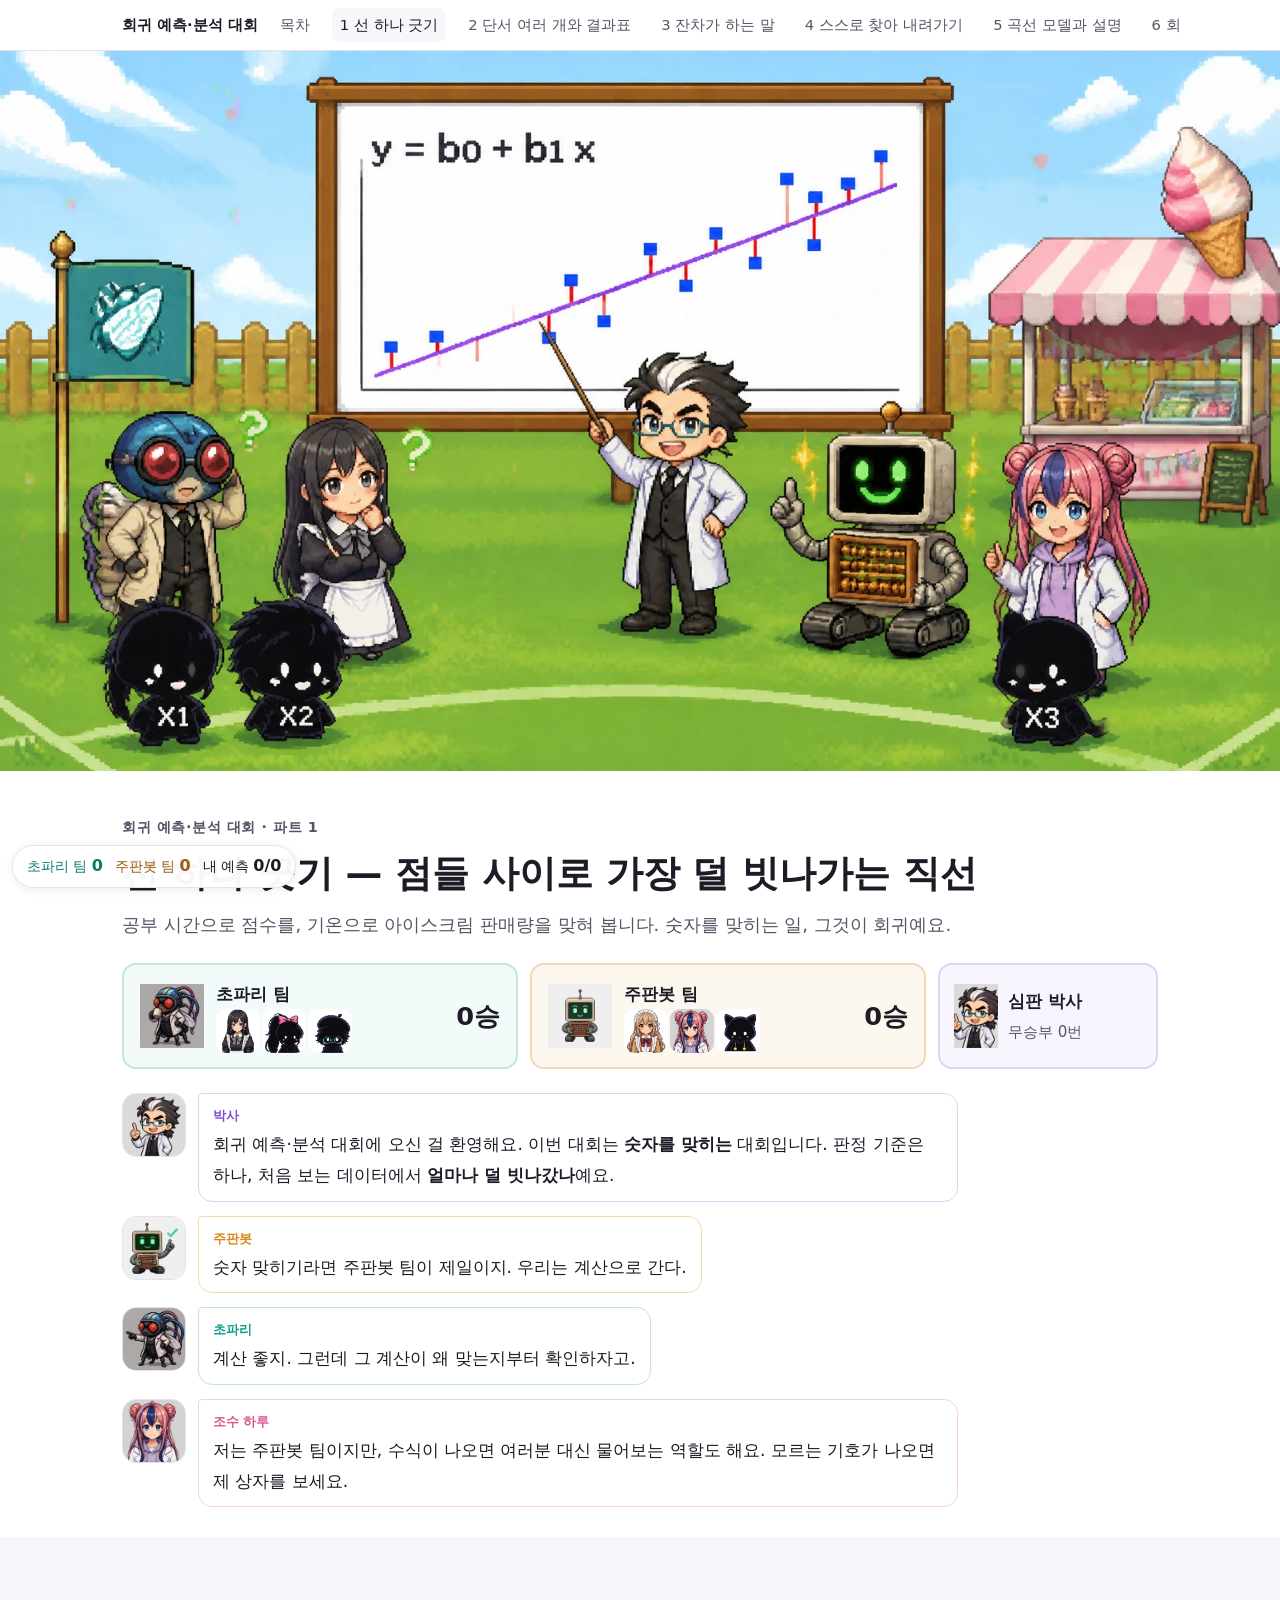
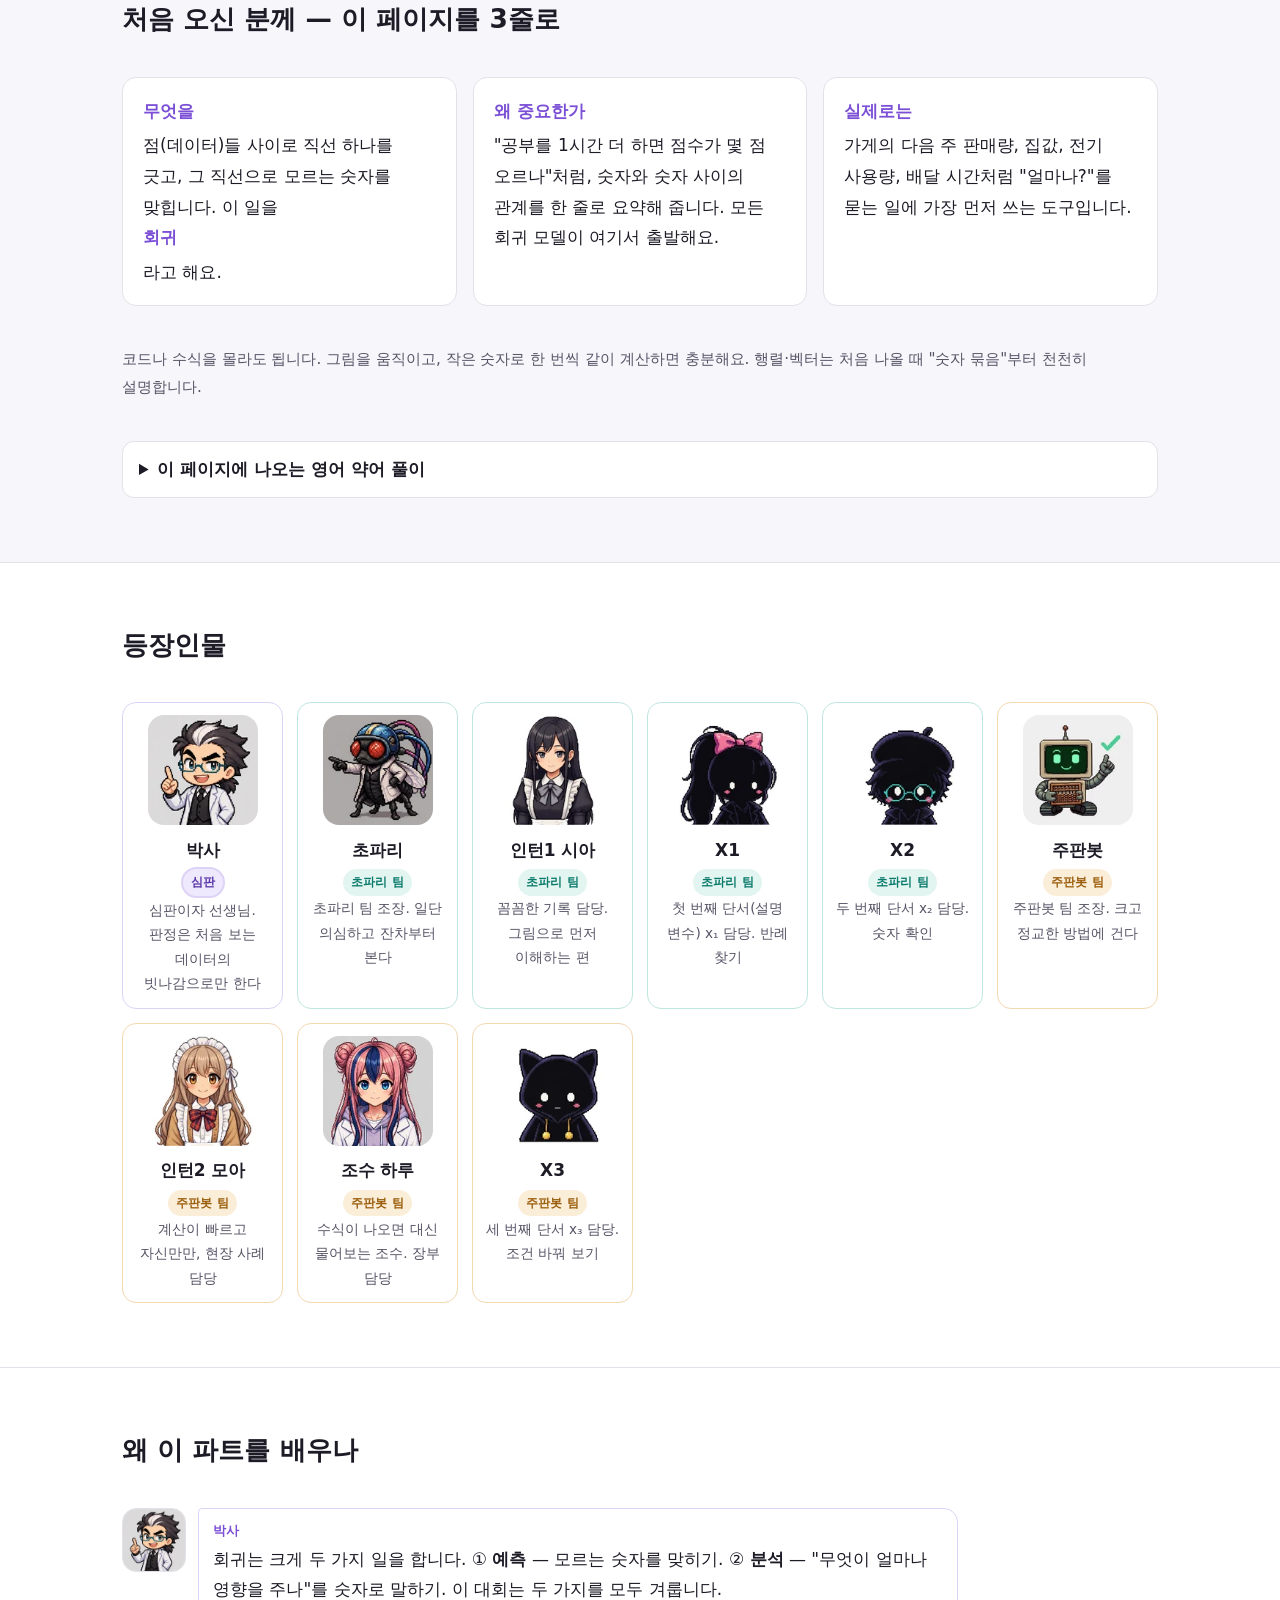
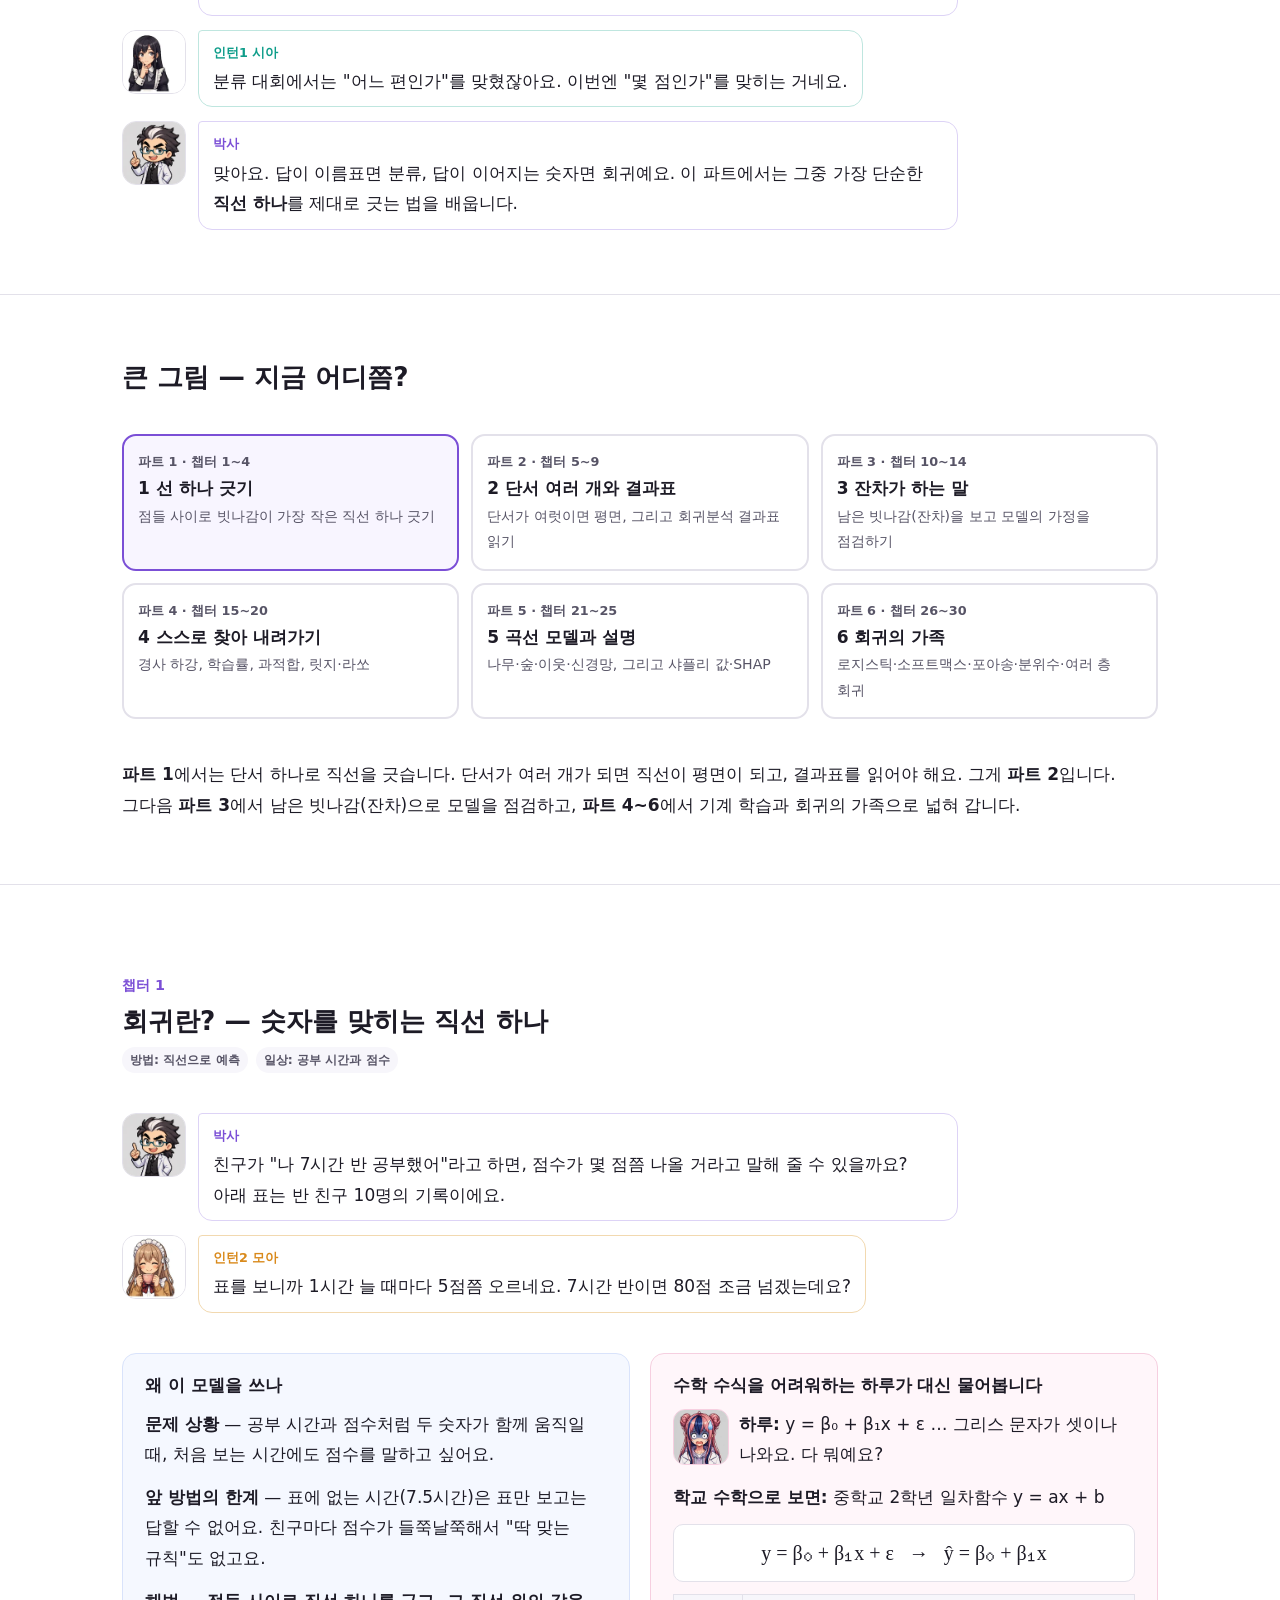
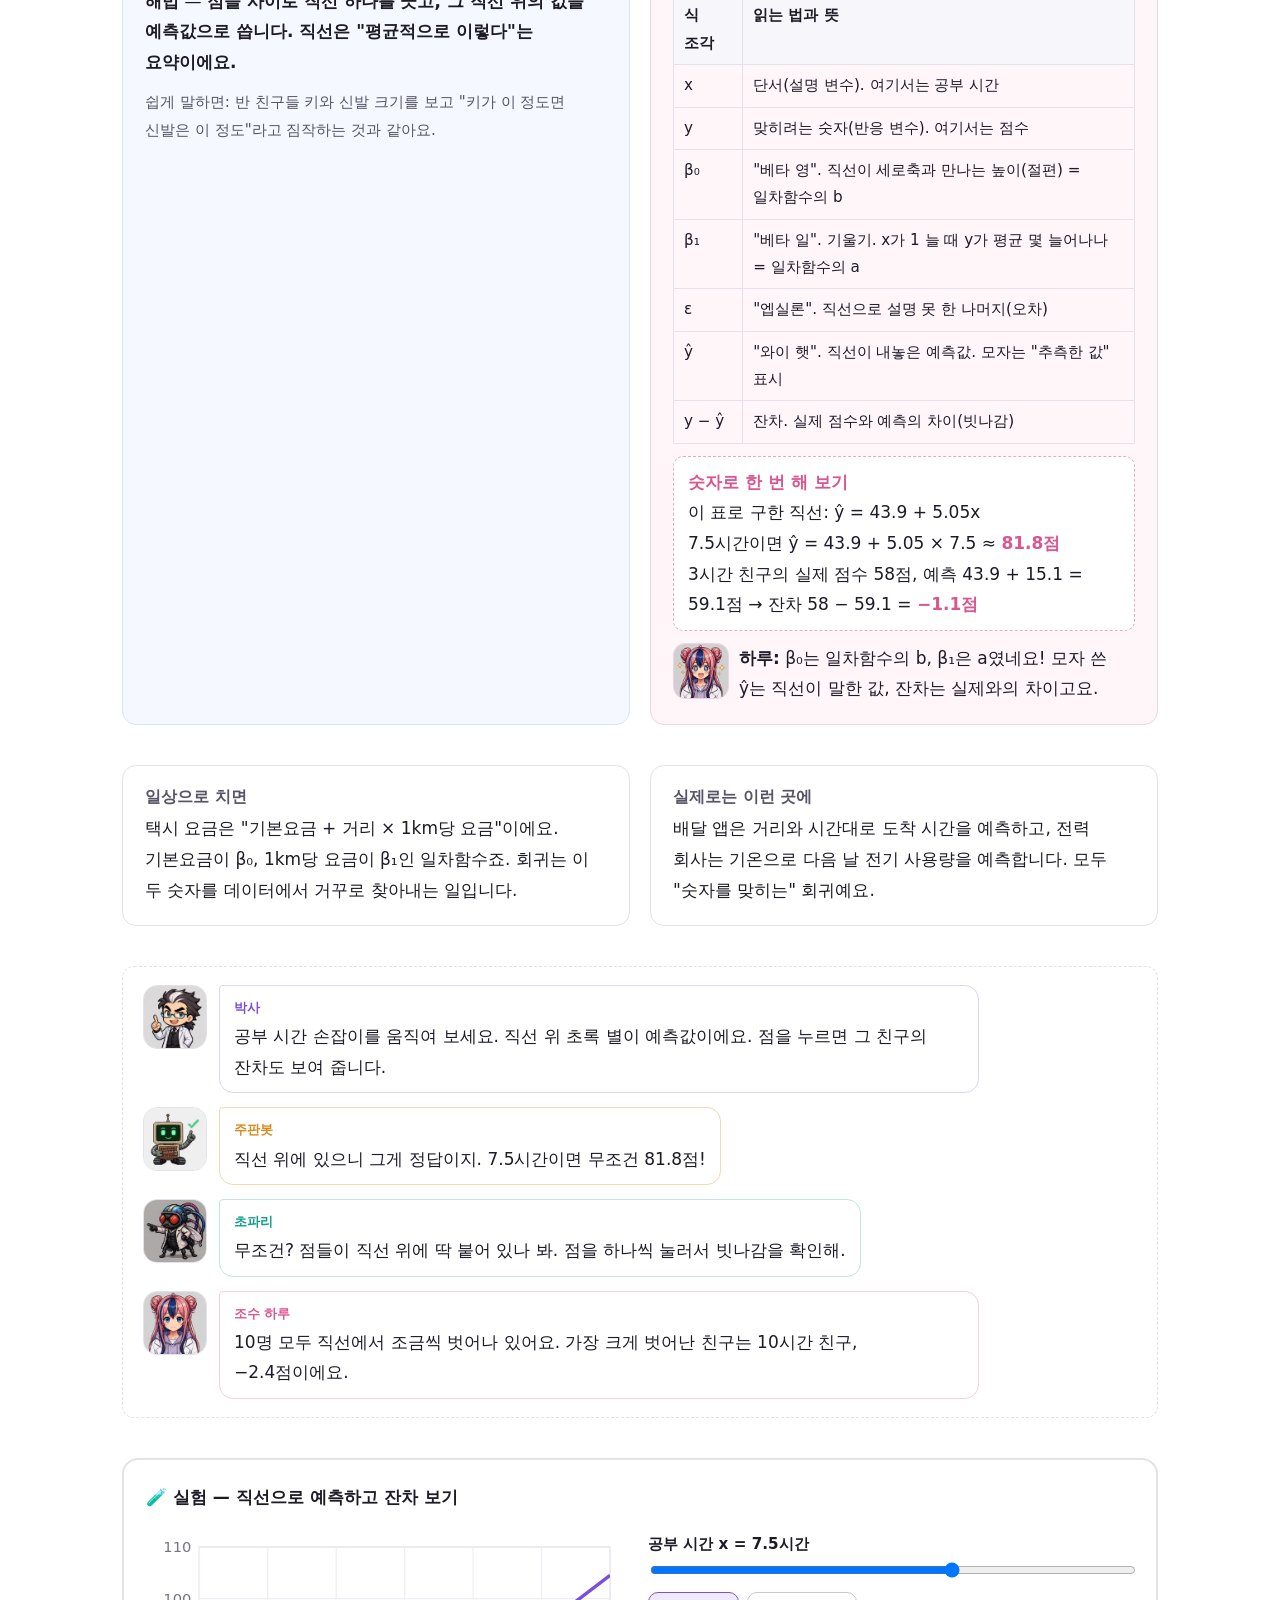
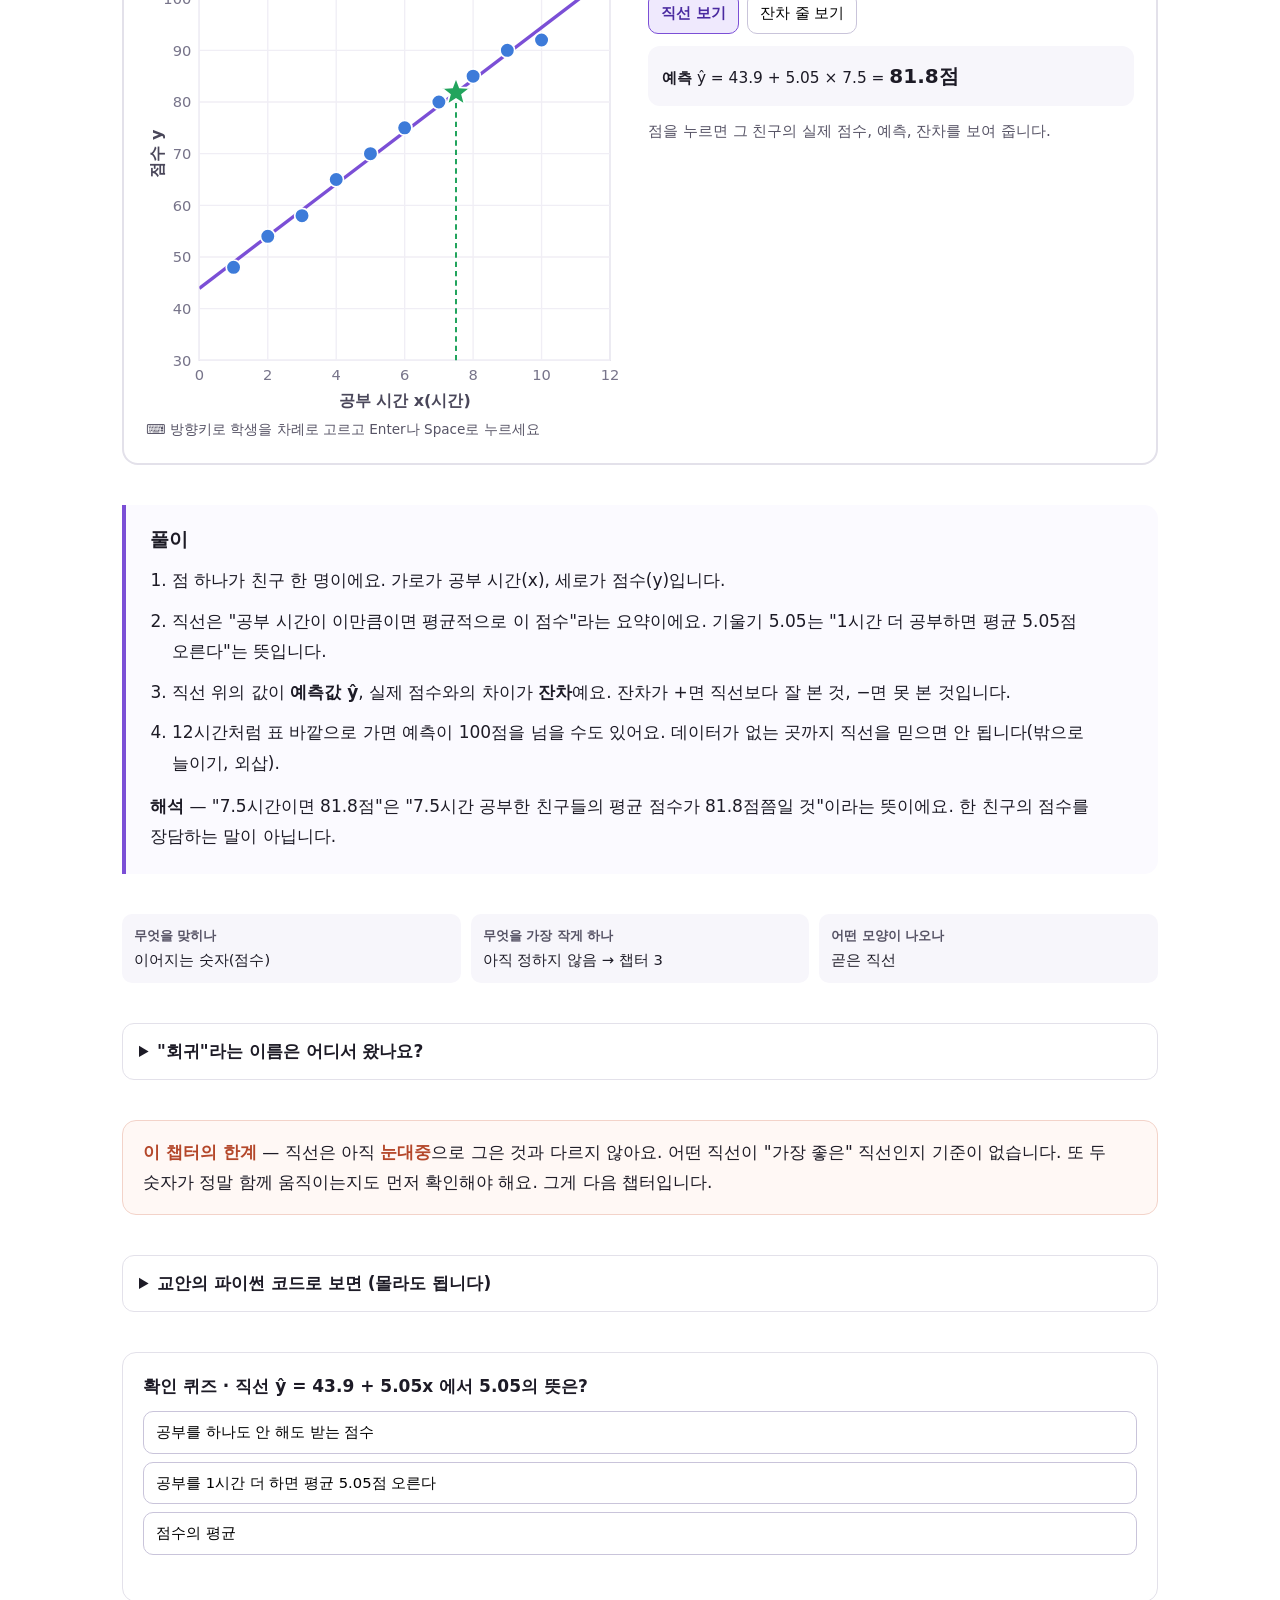
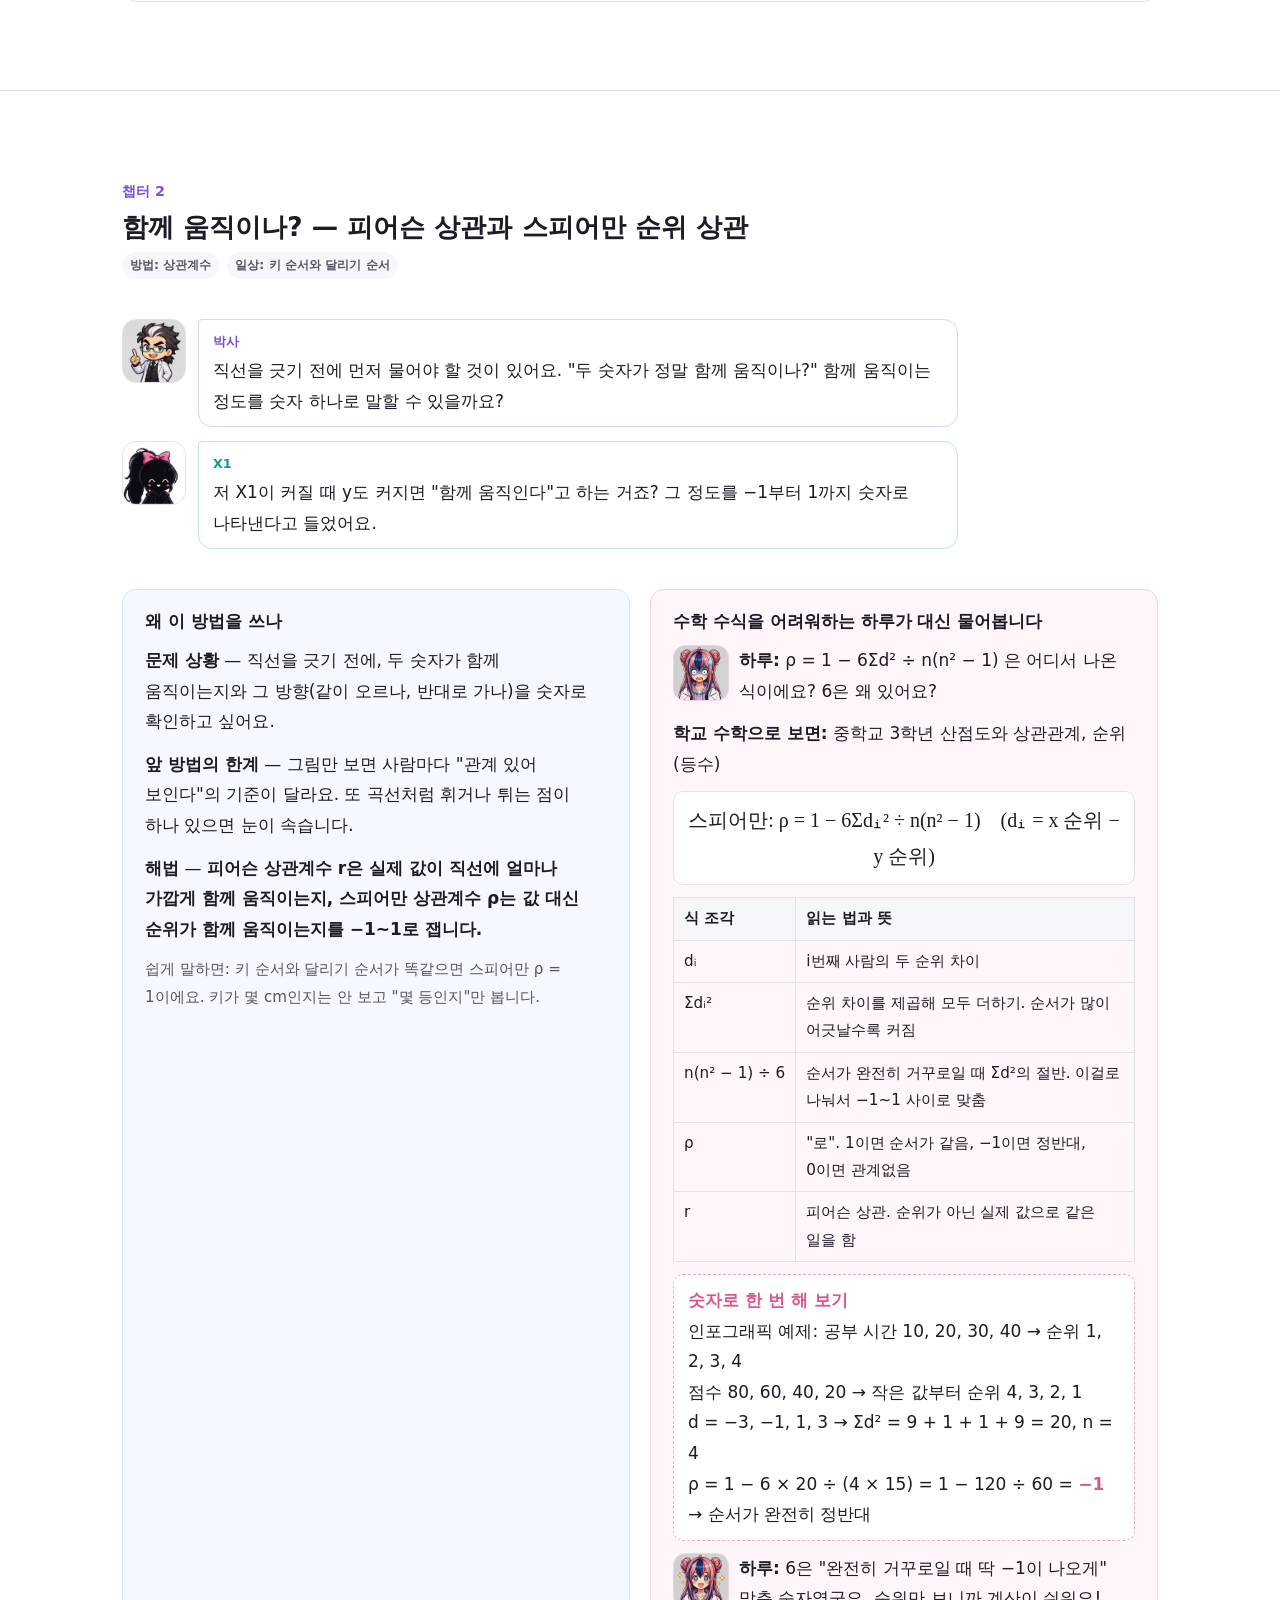
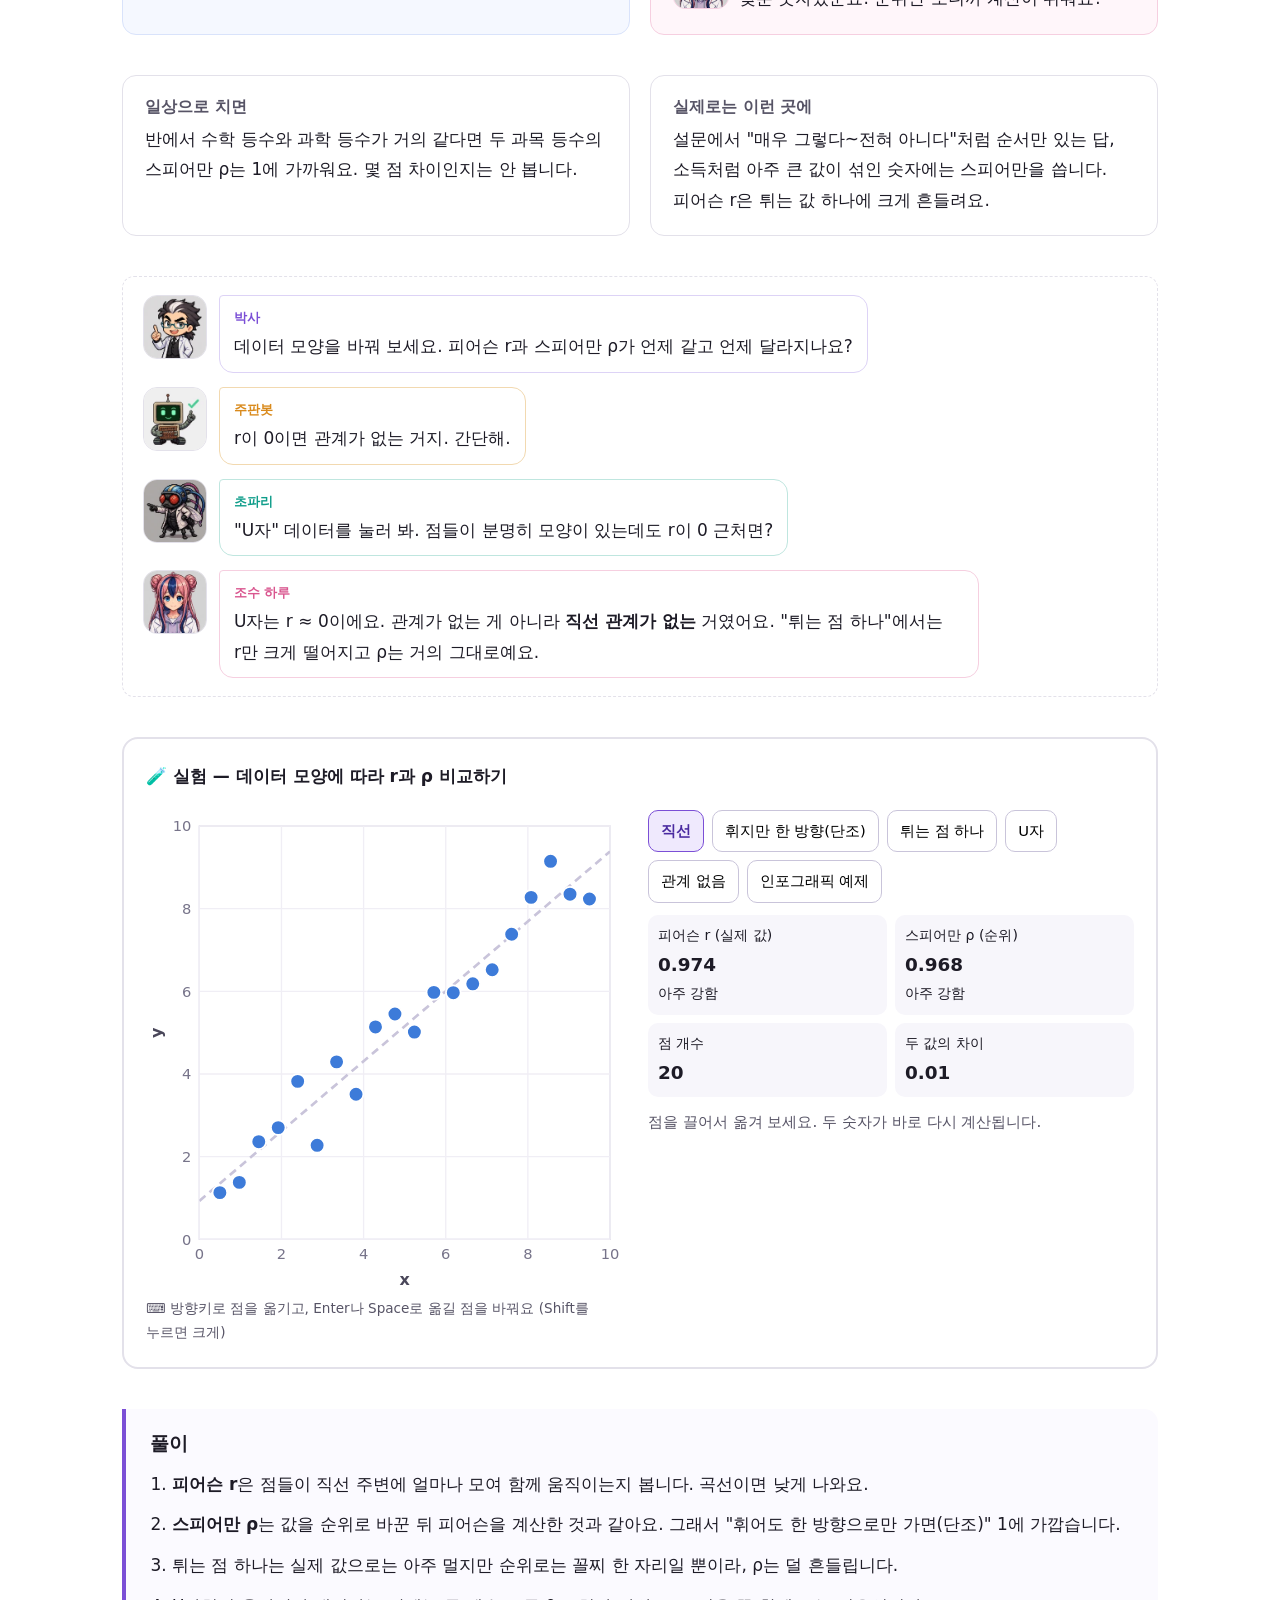
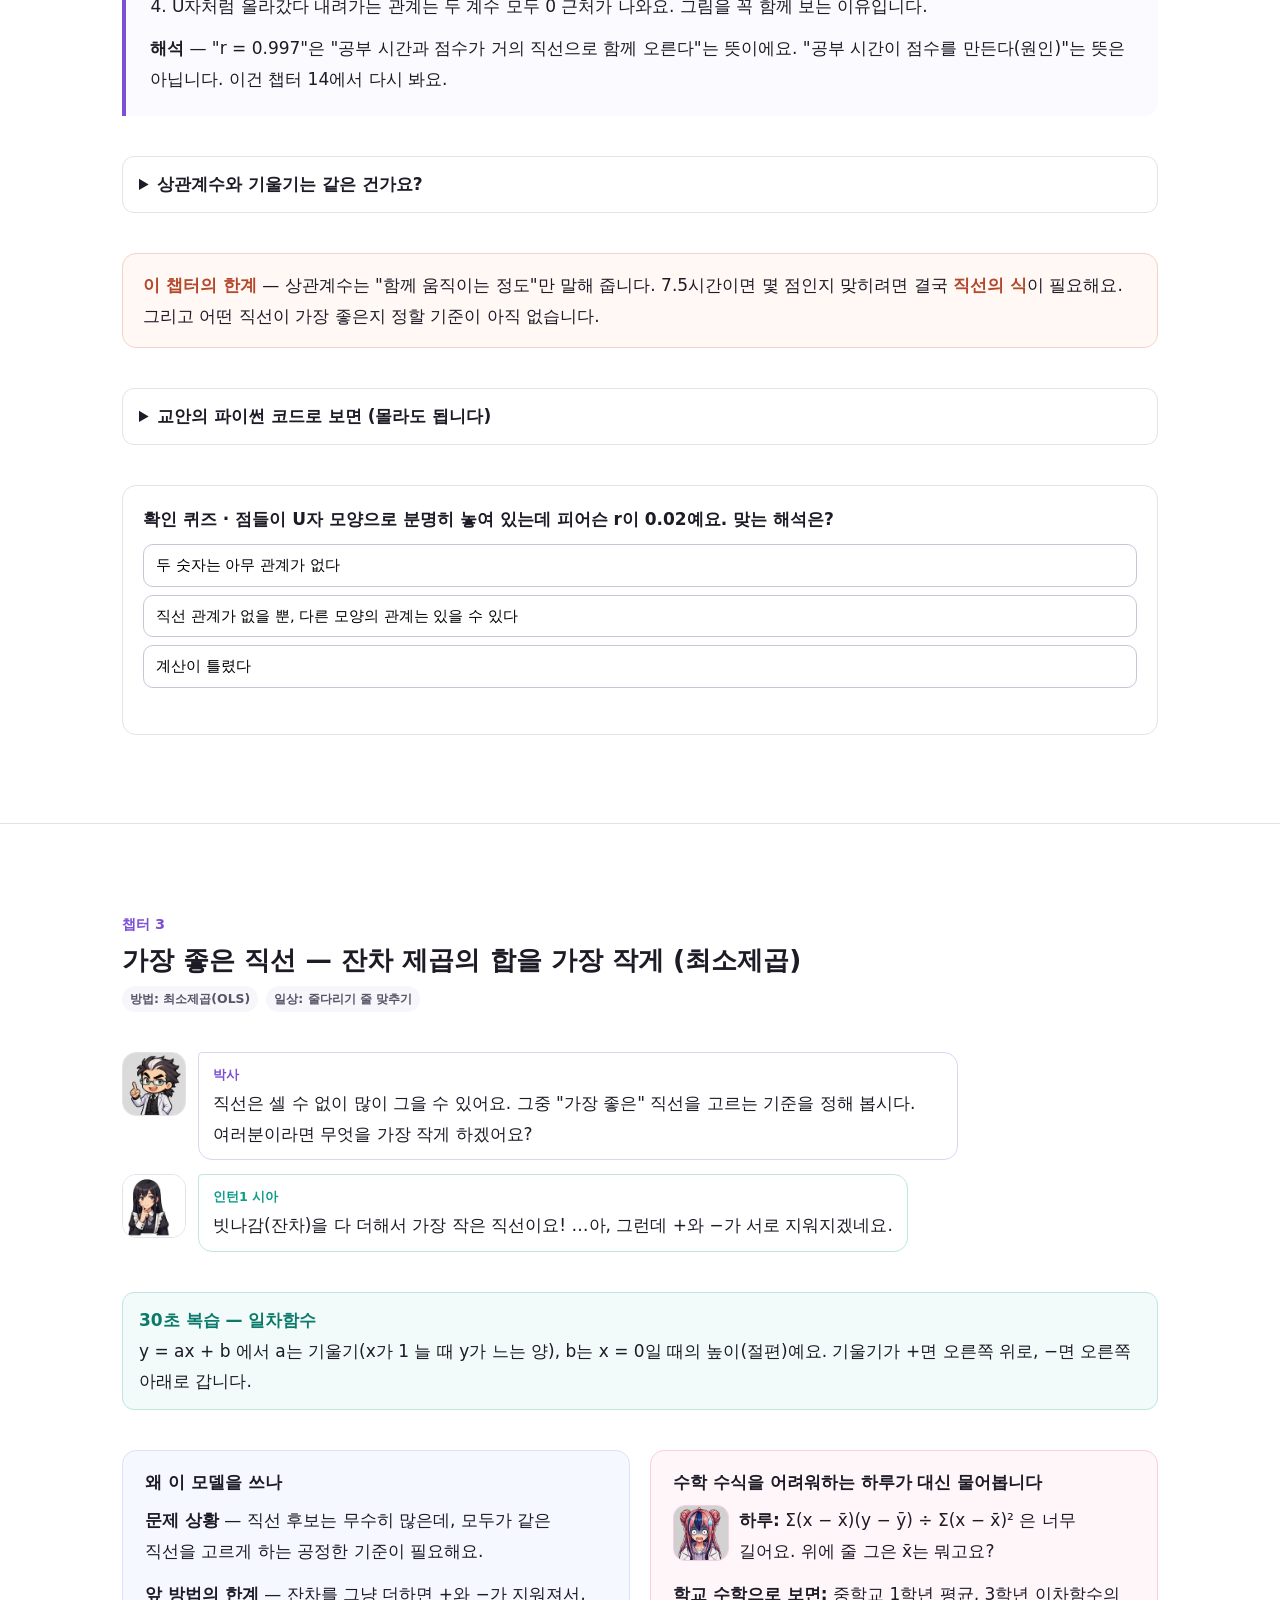
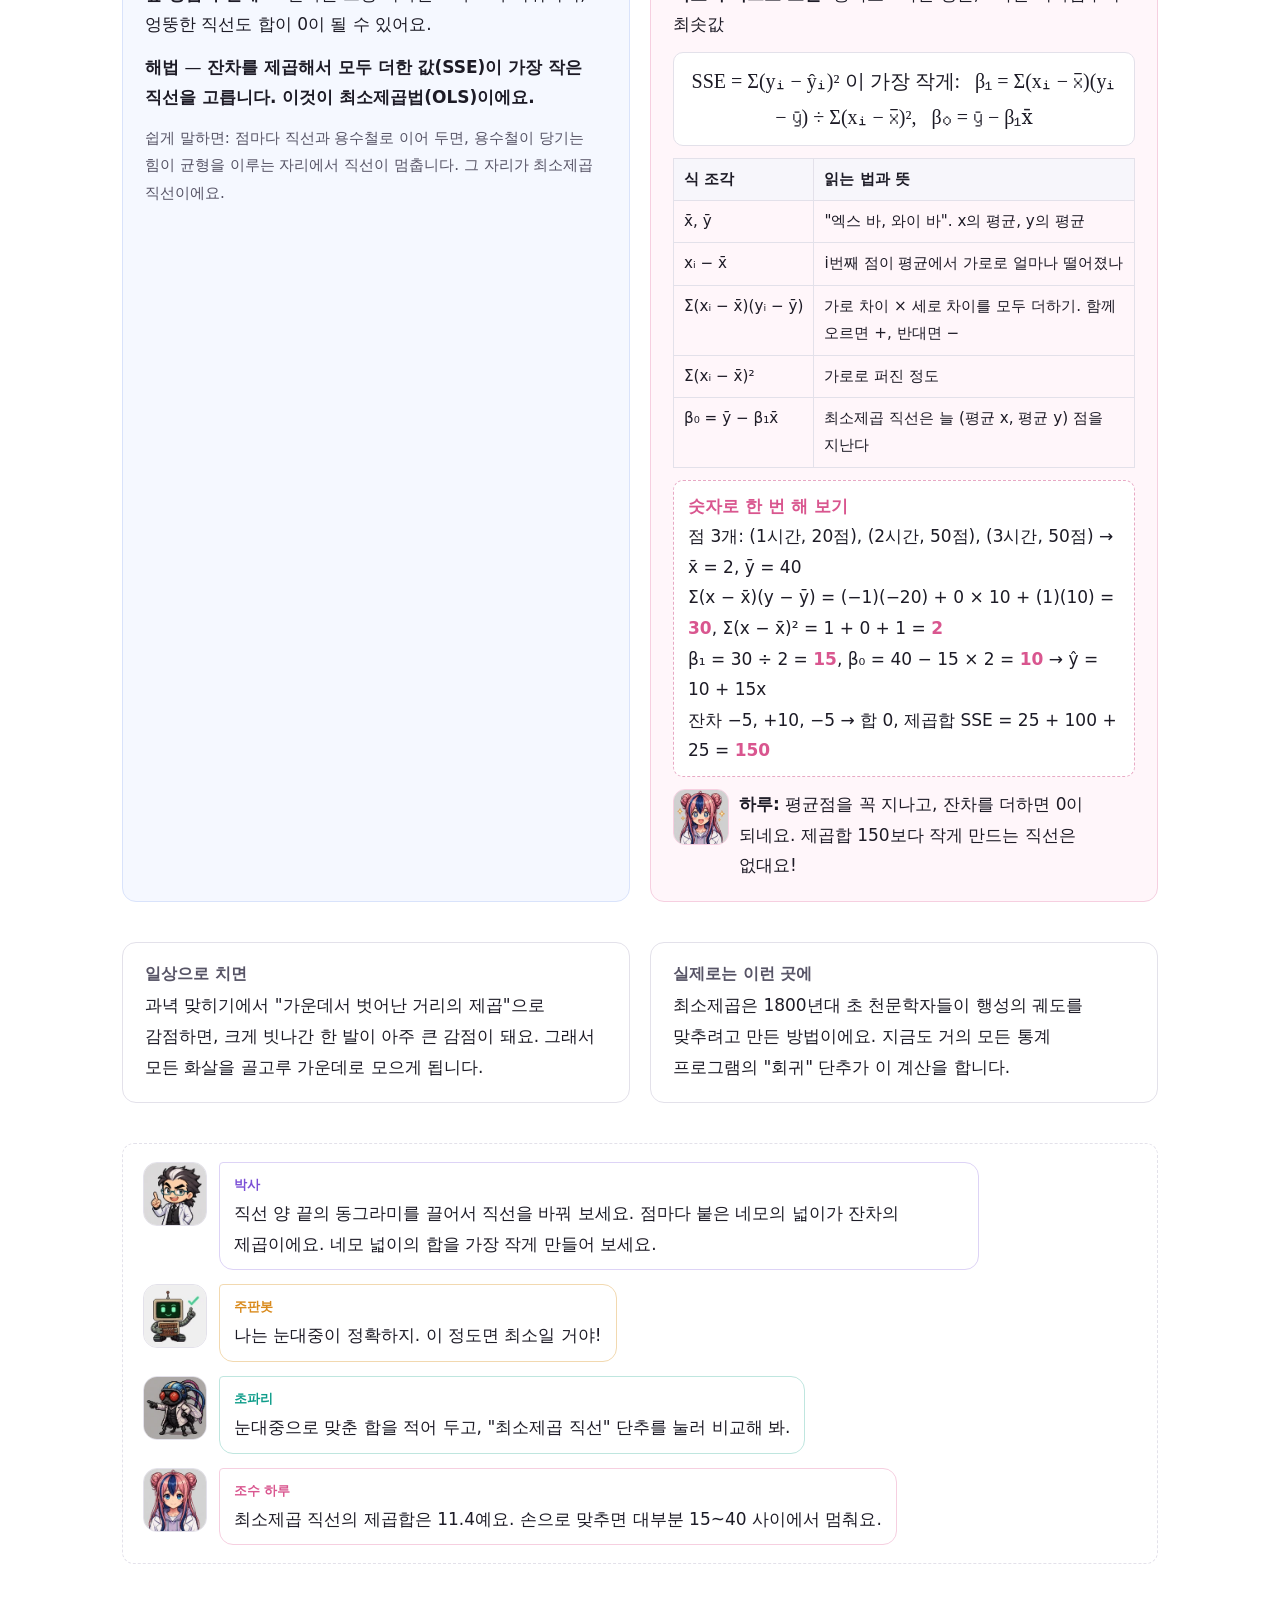
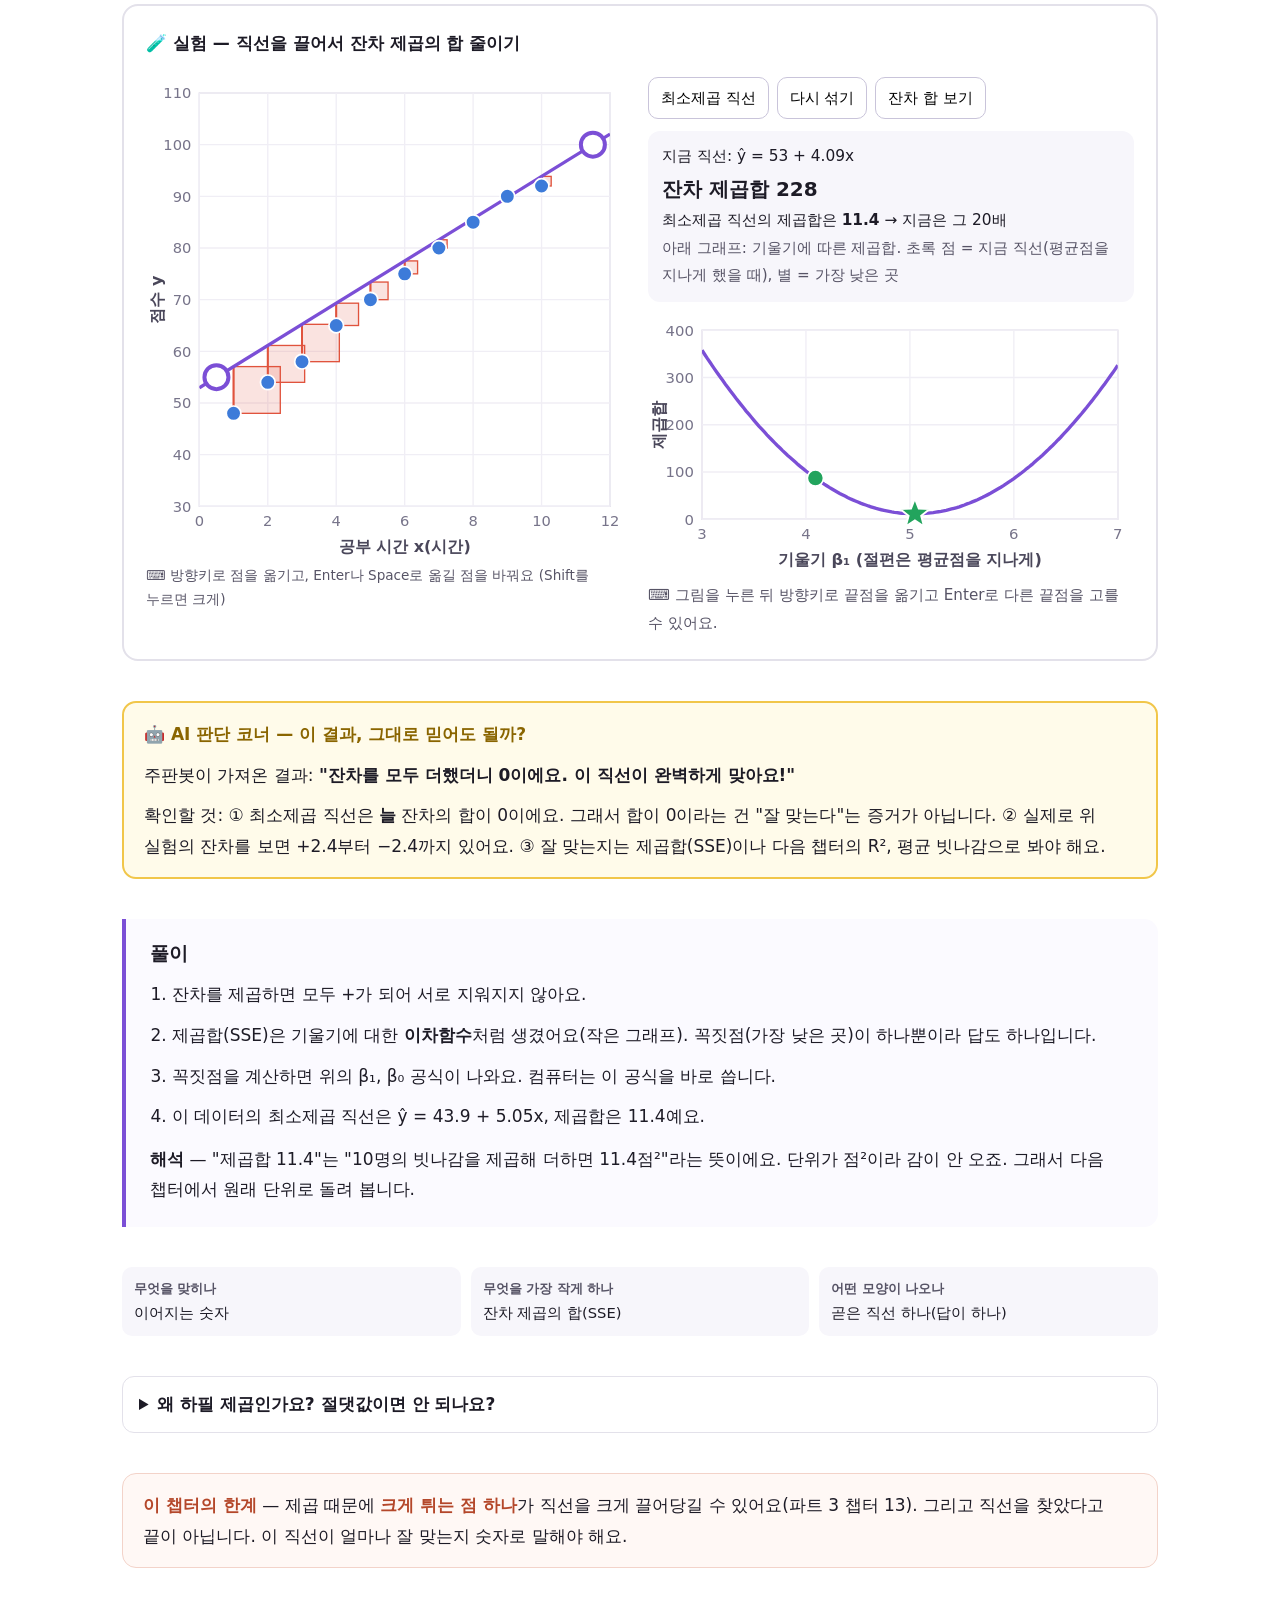
<file: part1_line.html>
<!DOCTYPE html><html lang="ko"><head><meta charset="utf-8"><meta name="viewport" content="width=device-width,initial-scale=1">
<title>선 하나 긋기 — 점들 사이로 가장 덜 빗나가는 직선 · 회귀 예측·분석 대회</title><meta name="description" content="행렬·벡터를 처음 배우는 분을 위한 회귀 해설 1편. 회귀의 뜻, 상관(피어슨·스피어만), 최소제곱, R²와 평균 빗나감을 직접 움직여 봅니다."><meta name="author" content="안상선">
<meta property="og:title" content="선 하나 긋기 — 점들 사이로 가장 덜 빗나가는 직선"><meta property="og:description" content="행렬·벡터를 처음 배우는 분을 위한 회귀 해설 1편. 회귀의 뜻, 상관(피어슨·스피어만), 최소제곱, R²와 평균 빗나감을 직접 움직여 봅니다."><meta property="og:type" content="article">
<meta property="og:image" content="https://adminmrobo.github.io/Regression_model_lab_01/assets/img/og_part1.webp?v=cd85db12"><meta property="og:url" content="https://adminmrobo.github.io/Regression_model_lab_01/part1_line.html"><meta name="twitter:card" content="summary_large_image">
<meta name="citation_title" content="선 하나 긋기 — 점들 사이로 가장 덜 빗나가는 직선"><meta name="citation_author" content="안상선"><meta name="citation_publication_date" content="2026/11/27">
<link rel="stylesheet" href="assets/engine.css?v=2"><script type="application/ld+json">{"@context": "https://schema.org", "@type": "LearningResource", "name": "선 하나 긋기 — 점들 사이로 가장 덜 빗나가는 직선", "description": "행렬·벡터를 처음 배우는 분을 위한 회귀 해설 1편. 회귀의 뜻, 상관(피어슨·스피어만), 최소제곱, R²와 평균 빗나감을 직접 움직여 봅니다.", "inLanguage": "ko", "educationalLevel": "입문", "creator": {"@type": "Person", "name": "안상선", "url": "https://adminmrobo.github.io/who_am_i/who_am_i.html", "affiliation": "(주)M-Robo 대표"}, "isPartOf": "회귀 예측·분석 대회", "url": "https://adminmrobo.github.io/Regression_model_lab_01/part1_line.html"}</script></head><body><nav class="topnav" aria-label="시리즈 목차"><div class="wrap"><b>회귀 예측·분석 대회</b><a href="index.html" class="">목차</a><a href="part1_line.html" class="on">1 선 하나 긋기</a><a href="part2_table.html" class="">2 단서 여러 개와 결과표</a><a href="part3_resid.html" class="">3 잔차가 하는 말</a><a href="part4_learn.html" class="">4 스스로 찾아 내려가기</a><a href="part5_curve.html" class="">5 곡선 모델과 설명</a><a href="part6_family.html" class="">6 회귀의 가족</a><a href="practice/index.html" class="">실전 연습장</a></div></nav><figure class="cover"><picture><source type="image/webp" srcset="assets/img/cover_part1.webp?v=06e99567"><img src="assets/img/cover_part1.png?v=c4a933a8" alt="픽셀아트 운동장. y = b0 + b1 x라고 적힌 칠판의 회귀 직선을 박사가 지휘봉으로 가리킨다. 오른쪽에 분홍 줄무늬 아이스크림 가게가 있고, 왼쪽의 초파리와 시아는 물음표를 띄우며 의심하고, 오른쪽의 주판봇과 하루는 자신만만하다" width="1920" height="1080"></picture></figure><header class="hero" id="top"><div class="wrap"><div class="kicker">회귀 예측·분석 대회 · 파트 1</div><h1>선 하나 긋기 — 점들 사이로 가장 덜 빗나가는 직선</h1><p class="sub">공부 시간으로 점수를, 기온으로 아이스크림 판매량을 맞혀 봅니다. 숫자를 맞히는 일, 그것이 회귀예요.</p><div class="scoreboard">
<div class="team fly"><img class="px " data-spr="fly:smile" alt="" aria-hidden="true" width="64" height="64"><div><div class="nm">초파리 팀</div><div class="mem"><img class="px " data-spr="sia:smile" alt="" aria-hidden="true" width="64" height="64"><img class="px " data-spr="x1:smile" alt="" aria-hidden="true" width="64" height="64"><img class="px " data-spr="x2:smile" alt="" aria-hidden="true" width="64" height="64"></div></div><div class="pt" title="이긴 라운드">0승</div></div>
<div class="team robo"><img class="px " data-spr="robo:smile" alt="" aria-hidden="true" width="64" height="64"><div><div class="nm">주판봇 팀</div><div class="mem"><img class="px " data-spr="moa:smile" alt="" aria-hidden="true" width="64" height="64"><img class="px " data-spr="haru:smile" alt="" aria-hidden="true" width="64" height="64"><img class="px " data-spr="x3:smile" alt="" aria-hidden="true" width="64" height="64"></div></div><div class="pt" title="이긴 라운드">0승</div></div>
<div class="ref"><img class="px " data-spr="doc:smile" alt="" aria-hidden="true" width="64" height="64"><div><b>심판 박사</b><br><span class="note">무승부 0번</span></div></div></div><div style="margin-top:24px"><div class="dialog"><div class="say doc"><img class="px " data-spr="doc:smile" alt="" aria-hidden="true" width="64" height="64"><div><span class="who">박사</span>회귀 예측·분석 대회에 오신 걸 환영해요. 이번 대회는 <b>숫자를 맞히는</b> 대회입니다. 판정 기준은 하나, 처음 보는 데이터에서 <b>얼마나 덜 빗나갔나</b>예요.</div></div><div class="say robo"><img class="px " data-spr="robo:firm" alt="" aria-hidden="true" width="64" height="64"><div><span class="who">주판봇</span>숫자 맞히기라면 주판봇 팀이 제일이지. 우리는 계산으로 간다.</div></div><div class="say fly"><img class="px " data-spr="fly:point" alt="" aria-hidden="true" width="64" height="64"><div><span class="who">초파리</span>계산 좋지. 그런데 그 계산이 왜 맞는지부터 확인하자고.</div></div><div class="say haru"><img class="px " data-spr="haru:smile" alt="" aria-hidden="true" width="64" height="64"><div><span class="who">조수 하루</span>저는 주판봇 팀이지만, 수식이 나오면 여러분 대신 물어보는 역할도 해요. 모르는 기호가 나오면 제 상자를 보세요.</div></div></div></div></div></header><section class="sec" id="plain"><div class="wrap stack"><h2>처음 오신 분께 — 이 페이지를 3줄로</h2>
<div class="three"><div><b>무엇을</b>점(데이터)들 사이로 직선 하나를 긋고, 그 직선으로 모르는 숫자를 맞힙니다. 이 일을 <b>회귀</b>라고 해요.</div><div><b>왜 중요한가</b>"공부를 1시간 더 하면 점수가 몇 점 오르나"처럼, 숫자와 숫자 사이의 관계를 한 줄로 요약해 줍니다. 모든 회귀 모델이 여기서 출발해요.</div><div><b>실제로는</b>가게의 다음 주 판매량, 집값, 전기 사용량, 배달 시간처럼 "얼마나?"를 묻는 일에 가장 먼저 쓰는 도구입니다.</div></div>
<p class="note">코드나 수식을 몰라도 됩니다. 그림을 움직이고, 작은 숫자로 한 번씩 같이 계산하면 충분해요. 행렬·벡터는 처음 나올 때 "숫자 묶음"부터 천천히 설명합니다.</p>
<details class="abbr"><summary>이 페이지에 나오는 영어 약어 풀이</summary><dl class="abbr"><dt>OLS</dt><dd><b>보통 최소제곱</b> — Ordinary Least Squares. 잔차(빗나감)를 제곱해 더한 값이 가장 작은 직선·평면을 찾는 방법</dd><dt>R²</dt><dd><b>결정계수</b> — R-squared. 데이터가 흩어진 정도 중 모델이 설명한 비율. 0~1</dd><dt>RMSE</dt><dd><b>평균 빗나감(제곱근 평균 제곱오차)</b> — Root Mean Squared Error. 빗나감을 제곱해 평균 내고 루트를 씌운 값. 원래 단위로 "평균 몇 개쯤 빗나가나"</dd><dt>MSE</dt><dd><b>평균 제곱오차</b> — Mean Squared Error. 빗나감 제곱의 평균</dd></dl></details></div></section><section class="sec" id="cast"><div class="wrap stack"><h2>등장인물</h2><div class="cast"><div class="c ref"><img class="px " data-spr="doc:smile" alt="" aria-hidden="true" width="64" height="64"><div><b>박사</b></div><span class="tag ref">심판</span><div class="r">심판이자 선생님. 판정은 처음 보는 데이터의 빗나감으로만 한다</div></div><div class="c fly"><img class="px " data-spr="fly:point" alt="" aria-hidden="true" width="64" height="64"><div><b>초파리</b></div><span class="tag fly">초파리 팀</span><div class="r">초파리 팀 조장. 일단 의심하고 잔차부터 본다</div></div><div class="c fly"><img class="px " data-spr="sia:smile" alt="" aria-hidden="true" width="64" height="64"><div><b>인턴1 시아</b></div><span class="tag fly">초파리 팀</span><div class="r">꼼꼼한 기록 담당. 그림으로 먼저 이해하는 편</div></div><div class="c fly"><img class="px " data-spr="x1:smile" alt="" aria-hidden="true" width="64" height="64"><div><b>X1</b></div><span class="tag fly">초파리 팀</span><div class="r">첫 번째 단서(설명 변수) x₁ 담당. 반례 찾기</div></div><div class="c fly"><img class="px " data-spr="x2:smile" alt="" aria-hidden="true" width="64" height="64"><div><b>X2</b></div><span class="tag fly">초파리 팀</span><div class="r">두 번째 단서 x₂ 담당. 숫자 확인</div></div><div class="c robo"><img class="px " data-spr="robo:firm" alt="" aria-hidden="true" width="64" height="64"><div><b>주판봇</b></div><span class="tag robo">주판봇 팀</span><div class="r">주판봇 팀 조장. 크고 정교한 방법에 건다</div></div><div class="c robo"><img class="px " data-spr="moa:smile" alt="" aria-hidden="true" width="64" height="64"><div><b>인턴2 모아</b></div><span class="tag robo">주판봇 팀</span><div class="r">계산이 빠르고 자신만만, 현장 사례 담당</div></div><div class="c robo"><img class="px " data-spr="haru:smile" alt="" aria-hidden="true" width="64" height="64"><div><b>조수 하루</b></div><span class="tag robo">주판봇 팀</span><div class="r">수식이 나오면 대신 물어보는 조수. 장부 담당</div></div><div class="c robo"><img class="px " data-spr="x3:smile" alt="" aria-hidden="true" width="64" height="64"><div><b>X3</b></div><span class="tag robo">주판봇 팀</span><div class="r">세 번째 단서 x₃ 담당. 조건 바꿔 보기</div></div></div></div></section><section class="sec" id="why"><div class="wrap stack"><h2>왜 이 파트를 배우나</h2><div class="dialog">
<div class="say doc"><img class="px" data-spr="doc:smile" alt="" aria-hidden="true"><div><span class="who">박사</span>회귀는 크게 두 가지 일을 합니다. ① <b>예측</b> — 모르는 숫자를 맞히기. ② <b>분석</b> — "무엇이 얼마나 영향을 주나"를 숫자로 말하기. 이 대회는 두 가지를 모두 겨룹니다.</div></div>
<div class="say sia"><img class="px" data-spr="sia:think" alt="" aria-hidden="true"><div><span class="who">인턴1 시아</span>분류 대회에서는 "어느 편인가"를 맞혔잖아요. 이번엔 "몇 점인가"를 맞히는 거네요.</div></div>
<div class="say doc"><img class="px" data-spr="doc:smile" alt="" aria-hidden="true"><div><span class="who">박사</span>맞아요. 답이 이름표면 분류, 답이 이어지는 숫자면 회귀예요. 이 파트에서는 그중 가장 단순한 <b>직선 하나</b>를 제대로 긋는 법을 배웁니다.</div></div></div></div></section><section class="sec" id="map"><div class="wrap stack"><h2>큰 그림 — 지금 어디쯤?</h2><div class="map"><a href="part1_line.html" class="here"><div class="n">파트 1 · 챕터 1~4</div><div class="t">1 선 하나 긋기</div><div class="d">점들 사이로 빗나감이 가장 작은 직선 하나 긋기</div></a><a href="part2_table.html" class=""><div class="n">파트 2 · 챕터 5~9</div><div class="t">2 단서 여러 개와 결과표</div><div class="d">단서가 여럿이면 평면, 그리고 회귀분석 결과표 읽기</div></a><a href="part3_resid.html" class=""><div class="n">파트 3 · 챕터 10~14</div><div class="t">3 잔차가 하는 말</div><div class="d">남은 빗나감(잔차)을 보고 모델의 가정을 점검하기</div></a><a href="part4_learn.html" class=""><div class="n">파트 4 · 챕터 15~20</div><div class="t">4 스스로 찾아 내려가기</div><div class="d">경사 하강, 학습률, 과적합, 릿지·라쏘</div></a><a href="part5_curve.html" class=""><div class="n">파트 5 · 챕터 21~25</div><div class="t">5 곡선 모델과 설명</div><div class="d">나무·숲·이웃·신경망, 그리고 샤플리 값·SHAP</div></a><a href="part6_family.html" class=""><div class="n">파트 6 · 챕터 26~30</div><div class="t">6 회귀의 가족</div><div class="d">로지스틱·소프트맥스·포아송·분위수·여러 층 회귀</div></a></div><p><b>파트 1</b>에서는 단서 하나로 직선을 긋습니다. 단서가 여러 개가 되면 직선이 평면이 되고, 결과표를 읽어야 해요. 그게 <b>파트 2</b>입니다. 그다음 <b>파트 3</b>에서 남은 빗나감(잔차)으로 모델을 점검하고, <b>파트 4~6</b>에서 기계 학습과 회귀의 가족으로 넓혀 갑니다.</p></div></section><section class="level" id="ch1"><div class="wrap stack"><div class="lvhead"><div class="num">챕터 1</div><h2>회귀란? — 숫자를 맞히는 직선 하나</h2><div class="tags"><span class="tag">방법: 직선으로 예측</span><span class="tag">일상: 공부 시간과 점수</span></div></div><div class="dialog"><div class="say doc"><img class="px " data-spr="doc:smile" alt="" aria-hidden="true" width="64" height="64"><div><span class="who">박사</span>친구가 "나 7시간 반 공부했어"라고 하면, 점수가 몇 점쯤 나올 거라고 말해 줄 수 있을까요? 아래 표는 반 친구 10명의 기록이에요.</div></div><div class="say moa"><img class="px " data-spr="moa:happy" alt="" aria-hidden="true" width="64" height="64"><div><span class="who">인턴2 모아</span>표를 보니까 1시간 늘 때마다 5점쯤 오르네요. 7시간 반이면 80점 조금 넘겠는데요?</div></div></div><div class="easy"><div class="ez-why"><h3>왜 이 모델을 쓰나</h3>
<p><b>문제 상황</b> — 공부 시간과 점수처럼 두 숫자가 함께 움직일 때, 처음 보는 시간에도 점수를 말하고 싶어요.</p><p><b>앞 방법의 한계</b> — 표에 없는 시간(7.5시간)은 표만 보고는 답할 수 없어요. 친구마다 점수가 들쭉날쭉해서 "딱 맞는 규칙"도 없고요.</p><p><b>해법</b> — <b>점들 사이로 <b>직선 하나</b>를 긋고, 그 직선 위의 값을 예측값으로 씁니다. 직선은 "평균적으로 이렇다"는 요약이에요.</b></p><p class="note">쉽게 말하면: 반 친구들 키와 신발 크기를 보고 "키가 이 정도면 신발은 이 정도"라고 짐작하는 것과 같아요.</p></div><div class="ez-math"><h3>수학 수식을 어려워하는 하루가 대신 물어봅니다</h3>
<div class="ask"><img class="px " data-spr="haru:shock" alt="" aria-hidden="true" width="64" height="64"><p><b>하루:</b> y = β₀ + β₁x + ε … 그리스 문자가 셋이나 나와요. 다 뭐예요?</p></div>
<p><b>학교 수학으로 보면:</b> 중학교 2학년 일차함수 y = ax + b</p>
<div class="eqn">y = β₀ + β₁x + ε &nbsp;&nbsp;→&nbsp;&nbsp; ŷ = β₀ + β₁x</div>
<div class="tbl"><table><tr><th>식 조각</th><th>읽는 법과 뜻</th></tr><tr><td class="eqc">x</td><td>단서(설명 변수). 여기서는 공부 시간</td></tr><tr><td class="eqc">y</td><td>맞히려는 숫자(반응 변수). 여기서는 점수</td></tr><tr><td class="eqc">β₀</td><td>"베타 영". 직선이 세로축과 만나는 높이(절편) = 일차함수의 b</td></tr><tr><td class="eqc">β₁</td><td>"베타 일". 기울기. x가 1 늘 때 y가 평균 몇 늘어나나 = 일차함수의 a</td></tr><tr><td class="eqc">ε</td><td>"엡실론". 직선으로 설명 못 한 나머지(오차)</td></tr><tr><td class="eqc">ŷ</td><td>"와이 햇". 직선이 내놓은 예측값. 모자는 "추측한 값" 표시</td></tr><tr><td class="eqc">y − ŷ</td><td>잔차. 실제 점수와 예측의 차이(빗나감)</td></tr></table></div>
<div class="try"><b>숫자로 한 번 해 보기</b><br>이 표로 구한 직선: ŷ = 43.9 + 5.05x<br>7.5시간이면 ŷ = 43.9 + 5.05 × 7.5 ≈ <b>81.8점</b><br>3시간 친구의 실제 점수 58점, 예측 43.9 + 15.1 = 59.1점 → 잔차 58 − 59.1 = <b>−1.1점</b></div>
<div class="ask"><img class="px " data-spr="haru:spark" alt="" aria-hidden="true" width="64" height="64"><p><b>하루:</b> β₀는 일차함수의 b, β₁은 a였네요! 모자 쓴 ŷ는 직선이 말한 값, 잔차는 실제와의 차이고요.</p></div></div></div><div class="pair"><div><h3>일상으로 치면</h3>택시 요금은 "기본요금 + 거리 × 1km당 요금"이에요. 기본요금이 β₀, 1km당 요금이 β₁인 일차함수죠. 회귀는 이 두 숫자를 데이터에서 거꾸로 찾아내는 일입니다.</div><div><h3>실제로는 이런 곳에</h3>배달 앱은 거리와 시간대로 도착 시간을 예측하고, 전력 회사는 기온으로 다음 날 전기 사용량을 예측합니다. 모두 "숫자를 맞히는" 회귀예요.</div></div><div class="dialog lvtalk"><div class="say doc"><img class="px " data-spr="doc:smile" alt="" aria-hidden="true" width="64" height="64"><div><span class="who">박사</span>공부 시간 손잡이를 움직여 보세요. 직선 위 초록 별이 예측값이에요. 점을 누르면 그 친구의 잔차도 보여 줍니다.</div></div><div class="say robo"><img class="px " data-spr="robo:firm" alt="" aria-hidden="true" width="64" height="64"><div><span class="who">주판봇</span>직선 위에 있으니 그게 정답이지. 7.5시간이면 무조건 81.8점!</div></div><div class="say fly"><img class="px " data-spr="fly:point" alt="" aria-hidden="true" width="64" height="64"><div><span class="who">초파리</span>무조건? 점들이 직선 위에 딱 붙어 있나 봐. 점을 하나씩 눌러서 빗나감을 확인해.</div></div><div class="say haru"><img class="px " data-spr="haru:smile" alt="" aria-hidden="true" width="64" height="64"><div><span class="who">조수 하루</span>10명 모두 직선에서 조금씩 벗어나 있어요. 가장 크게 벗어난 친구는 10시간 친구, −2.4점이에요.</div></div></div><div class="panel" id="ch1-panel"><div class="ptitle">🧪 실험 — 직선으로 예측하고 잔차 보기</div><div class="row"><div class="plot" id="p1"></div><div class="ctrl"><label>공부 시간 x = <span id="v1">7.5</span>시간<input type="range" id="s1" min="0" max="12" step="0.5" value="7.5"></label><div class="btns"><button type="button" id="b1a" class="on">직선 보기</button><button type="button" id="b1b">잔차 줄 보기</button></div><div class="read" id="r1"></div><p class="note">점을 누르면 그 친구의 실제 점수, 예측, 잔차를 보여 줍니다.</p></div></div></div><div class="explain"><h3>풀이</h3><ol><li>점 하나가 친구 한 명이에요. 가로가 공부 시간(x), 세로가 점수(y)입니다.</li><li>직선은 "공부 시간이 이만큼이면 평균적으로 이 점수"라는 요약이에요. 기울기 5.05는 "1시간 더 공부하면 평균 5.05점 오른다"는 뜻입니다.</li><li>직선 위의 값이 <b>예측값 ŷ</b>, 실제 점수와의 차이가 <b>잔차</b>예요. 잔차가 +면 직선보다 잘 본 것, −면 못 본 것입니다.</li><li>12시간처럼 표 바깥으로 가면 예측이 100점을 넘을 수도 있어요. 데이터가 없는 곳까지 직선을 믿으면 안 됩니다(밖으로 늘이기, 외삽).</li></ol><p><b>해석</b> — "7.5시간이면 81.8점"은 "7.5시간 공부한 친구들의 평균 점수가 81.8점쯤일 것"이라는 뜻이에요. 한 친구의 점수를 장담하는 말이 아닙니다.</p></div><div class="three-card"><div><b>무엇을 맞히나</b>이어지는 숫자(점수)</div><div><b>무엇을 가장 작게 하나</b>아직 정하지 않음 → 챕터 3</div><div><b>어떤 모양이 나오나</b>곧은 직선</div></div><details class="more"><summary>"회귀"라는 이름은 어디서 왔나요?</summary>19세기 골턴은 키가 아주 큰 부모의 자녀가 부모보다는 평균 쪽으로 "되돌아오는(회귀)" 현상을 보고 이 이름을 붙였어요. 지금은 "숫자와 숫자의 관계를 식으로 맞히는 방법" 전체를 회귀라고 부릅니다.</details><div class="limit"><b>이 챕터의 한계</b> — 직선은 아직 <b>눈대중</b>으로 그은 것과 다르지 않아요. 어떤 직선이 "가장 좋은" 직선인지 기준이 없습니다. 또 두 숫자가 정말 함께 움직이는지도 먼저 확인해야 해요. 그게 다음 챕터입니다.</div><details class="code"><summary>교안의 파이썬 코드로 보면 (몰라도 됩니다)</summary><dl class="codemap"><dt>import numpy as np</dt><dd>숫자 계산 도구를 불러오기</dd><dt>b1, b0 = np.polyfit(x, y, 1)</dt><dd>점들에 직선(1차식)을 맞춰 기울기와 절편 얻기</dd><dt>y_hat = b0 + b1 * 7.5</dt><dd>7.5시간의 예측값 계산</dd></dl></details><div class="quiz" id="ch1-quiz" data-ans="1" data-ok="기울기 β₁은 &quot;x가 1 늘 때 y가 평균 얼마나 느나&quot;예요." data-no="일차함수 y = ax + b 에서 a가 무엇이었는지 떠올려 보세요."><div class="q">확인 퀴즈 · 직선 ŷ = 43.9 + 5.05x 에서 5.05의 뜻은?</div><div class="opts"><button type="button">공부를 하나도 안 해도 받는 점수</button><button type="button">공부를 1시간 더 하면 평균 5.05점 오른다</button><button type="button">점수의 평균</button></div><div class="fb" aria-live="polite"></div></div></div></section><section class="level" id="ch2"><div class="wrap stack"><div class="lvhead"><div class="num">챕터 2</div><h2>함께 움직이나? — 피어슨 상관과 스피어만 순위 상관</h2><div class="tags"><span class="tag">방법: 상관계수</span><span class="tag">일상: 키 순서와 달리기 순서</span></div></div><div class="dialog"><div class="say doc"><img class="px " data-spr="doc:smile" alt="" aria-hidden="true" width="64" height="64"><div><span class="who">박사</span>직선을 긋기 전에 먼저 물어야 할 것이 있어요. "두 숫자가 정말 함께 움직이나?" 함께 움직이는 정도를 숫자 하나로 말할 수 있을까요?</div></div><div class="say x1"><img class="px " data-spr="x1:happy" alt="" aria-hidden="true" width="64" height="64"><div><span class="who">X1</span>저 X1이 커질 때 y도 커지면 "함께 움직인다"고 하는 거죠? 그 정도를 −1부터 1까지 숫자로 나타낸다고 들었어요.</div></div></div><div class="easy"><div class="ez-why"><h3>왜 이 방법을 쓰나</h3>
<p><b>문제 상황</b> — 직선을 긋기 전에, 두 숫자가 함께 움직이는지와 그 방향(같이 오르나, 반대로 가나)을 숫자로 확인하고 싶어요.</p><p><b>앞 방법의 한계</b> — 그림만 보면 사람마다 "관계 있어 보인다"의 기준이 달라요. 또 곡선처럼 휘거나 튀는 점이 하나 있으면 눈이 속습니다.</p><p><b>해법</b> — <b><b>피어슨 상관계수 r</b>은 실제 값이 직선에 얼마나 가깝게 함께 움직이는지, <b>스피어만 상관계수 ρ</b>는 값 대신 <b>순위</b>가 함께 움직이는지를 −1~1로 잽니다.</b></p><p class="note">쉽게 말하면: 키 순서와 달리기 순서가 똑같으면 스피어만 ρ = 1이에요. 키가 몇 cm인지는 안 보고 "몇 등인지"만 봅니다.</p></div><div class="ez-math"><h3>수학 수식을 어려워하는 하루가 대신 물어봅니다</h3>
<div class="ask"><img class="px " data-spr="haru:shock" alt="" aria-hidden="true" width="64" height="64"><p><b>하루:</b> ρ = 1 − 6Σd² ÷ n(n² − 1) 은 어디서 나온 식이에요? 6은 왜 있어요?</p></div>
<p><b>학교 수학으로 보면:</b> 중학교 3학년 산점도와 상관관계, 순위(등수)</p>
<div class="eqn">스피어만: ρ = 1 − 6Σdᵢ² ÷ n(n² − 1) &nbsp;&nbsp; (dᵢ = x 순위 − y 순위)</div>
<div class="tbl"><table><tr><th>식 조각</th><th>읽는 법과 뜻</th></tr><tr><td class="eqc">dᵢ</td><td>i번째 사람의 두 순위 차이</td></tr><tr><td class="eqc">Σdᵢ²</td><td>순위 차이를 제곱해 모두 더하기. 순서가 많이 어긋날수록 커짐</td></tr><tr><td class="eqc">n(n² − 1) ÷ 6</td><td>순서가 완전히 거꾸로일 때 Σd²의 절반. 이걸로 나눠서 −1~1 사이로 맞춤</td></tr><tr><td class="eqc">ρ</td><td>"로". 1이면 순서가 같음, −1이면 정반대, 0이면 관계없음</td></tr><tr><td class="eqc">r</td><td>피어슨 상관. 순위가 아닌 실제 값으로 같은 일을 함</td></tr></table></div>
<div class="try"><b>숫자로 한 번 해 보기</b><br>인포그래픽 예제: 공부 시간 10, 20, 30, 40 → 순위 1, 2, 3, 4<br>점수 80, 60, 40, 20 → 작은 값부터 순위 4, 3, 2, 1<br>d = −3, −1, 1, 3 → Σd² = 9 + 1 + 1 + 9 = 20, n = 4<br>ρ = 1 − 6 × 20 ÷ (4 × 15) = 1 − 120 ÷ 60 = <b>−1</b> → 순서가 완전히 정반대</div>
<div class="ask"><img class="px " data-spr="haru:spark" alt="" aria-hidden="true" width="64" height="64"><p><b>하루:</b> 6은 "완전히 거꾸로일 때 딱 −1이 나오게" 맞춘 숫자였군요. 순위만 보니까 계산이 쉬워요!</p></div></div></div><div class="pair"><div><h3>일상으로 치면</h3>반에서 수학 등수와 과학 등수가 거의 같다면 두 과목 등수의 스피어만 ρ는 1에 가까워요. 몇 점 차이인지는 안 봅니다.</div><div><h3>실제로는 이런 곳에</h3>설문에서 "매우 그렇다~전혀 아니다"처럼 순서만 있는 답, 소득처럼 아주 큰 값이 섞인 숫자에는 스피어만을 씁니다. 피어슨 r은 튀는 값 하나에 크게 흔들려요.</div></div><div class="dialog lvtalk"><div class="say doc"><img class="px " data-spr="doc:smile" alt="" aria-hidden="true" width="64" height="64"><div><span class="who">박사</span>데이터 모양을 바꿔 보세요. 피어슨 r과 스피어만 ρ가 언제 같고 언제 달라지나요?</div></div><div class="say robo"><img class="px " data-spr="robo:firm" alt="" aria-hidden="true" width="64" height="64"><div><span class="who">주판봇</span>r이 0이면 관계가 없는 거지. 간단해.</div></div><div class="say fly"><img class="px " data-spr="fly:point" alt="" aria-hidden="true" width="64" height="64"><div><span class="who">초파리</span>"U자" 데이터를 눌러 봐. 점들이 분명히 모양이 있는데도 r이 0 근처면?</div></div><div class="say haru"><img class="px " data-spr="haru:smile" alt="" aria-hidden="true" width="64" height="64"><div><span class="who">조수 하루</span>U자는 r ≈ 0이에요. 관계가 없는 게 아니라 <b>직선 관계가 없는</b> 거였어요. "튀는 점 하나"에서는 r만 크게 떨어지고 ρ는 거의 그대로예요.</div></div></div><div class="panel" id="ch2-panel"><div class="ptitle">🧪 실험 — 데이터 모양에 따라 r과 ρ 비교하기</div><div class="row"><div class="plot" id="p2"></div><div class="ctrl"><div class="btns"><button type="button" data-k="line" class="on">직선</button><button type="button" data-k="curve">휘지만 한 방향(단조)</button><button type="button" data-k="out">튀는 점 하나</button><button type="button" data-k="u">U자</button><button type="button" data-k="none">관계 없음</button><button type="button" data-k="rank">인포그래픽 예제</button></div><div class="stat" id="r2"></div><p class="note">점을 끌어서 옮겨 보세요. 두 숫자가 바로 다시 계산됩니다.</p></div></div></div><div class="explain"><h3>풀이</h3><ol><li><b>피어슨 r</b>은 점들이 직선 주변에 얼마나 모여 함께 움직이는지 봅니다. 곡선이면 낮게 나와요.</li><li><b>스피어만 ρ</b>는 값을 순위로 바꾼 뒤 피어슨을 계산한 것과 같아요. 그래서 "휘어도 한 방향으로만 가면(단조)" 1에 가깝습니다.</li><li>튀는 점 하나는 실제 값으로는 아주 멀지만 순위로는 꼴찌 한 자리일 뿐이라, ρ는 덜 흔들립니다.</li><li>U자처럼 올라갔다 내려가는 관계는 두 계수 모두 0 근처가 나와요. 그림을 꼭 함께 보는 이유입니다.</li></ol><p><b>해석</b> — "r = 0.997"은 "공부 시간과 점수가 거의 직선으로 함께 오른다"는 뜻이에요. "공부 시간이 점수를 만든다(원인)"는 뜻은 아닙니다. 이건 챕터 14에서 다시 봐요.</p></div><details class="more"><summary>상관계수와 기울기는 같은 건가요?</summary>아니에요. 기울기 β₁은 "x가 1 늘 때 y가 몇 느나"로 단위가 있고, 상관계수는 단위 없이 −1~1입니다. 둘의 관계는 β₁ = r × (y의 표준편차 ÷ x의 표준편차)예요. 그래서 부호(방향)는 늘 같습니다. 같은 값이 있는 순위(동점)는 평균 순위를 주고, 그때는 위의 간단한 식 대신 "순위로 피어슨을 계산"합니다(인포그래픽의 ★ 설명).</details><div class="limit"><b>이 챕터의 한계</b> — 상관계수는 "함께 움직이는 정도"만 말해 줍니다. 7.5시간이면 몇 점인지 맞히려면 결국 <b>직선의 식</b>이 필요해요. 그리고 어떤 직선이 가장 좋은지 정할 기준이 아직 없습니다.</div><details class="code"><summary>교안의 파이썬 코드로 보면 (몰라도 됩니다)</summary><dl class="codemap"><dt>from scipy import stats</dt><dd>통계 도구를 불러오기</dd><dt>stats.pearsonr(x, y)</dt><dd>피어슨 상관 r과 p값</dd><dt>stats.spearmanr(x, y)</dt><dd>스피어만 순위 상관 ρ와 p값</dd></dl></details><div class="quiz" id="ch2-quiz" data-ans="1" data-ok="상관계수는 직선(피어슨)이나 한 방향(스피어만) 관계만 잽니다. 그래서 그림을 함께 봐요." data-no="점들이 만든 모양을 떠올려 보세요. r은 어떤 모양의 관계를 재는 숫자였나요?"><div class="q">확인 퀴즈 · 점들이 U자 모양으로 분명히 놓여 있는데 피어슨 r이 0.02예요. 맞는 해석은?</div><div class="opts"><button type="button">두 숫자는 아무 관계가 없다</button><button type="button">직선 관계가 없을 뿐, 다른 모양의 관계는 있을 수 있다</button><button type="button">계산이 틀렸다</button></div><div class="fb" aria-live="polite"></div></div></div></section><section class="level" id="ch3"><div class="wrap stack"><div class="lvhead"><div class="num">챕터 3</div><h2>가장 좋은 직선 — 잔차 제곱의 합을 가장 작게 (최소제곱)</h2><div class="tags"><span class="tag">방법: 최소제곱(OLS)</span><span class="tag">일상: 줄다리기 줄 맞추기</span></div></div><div class="dialog"><div class="say doc"><img class="px " data-spr="doc:smile" alt="" aria-hidden="true" width="64" height="64"><div><span class="who">박사</span>직선은 셀 수 없이 많이 그을 수 있어요. 그중 "가장 좋은" 직선을 고르는 기준을 정해 봅시다. 여러분이라면 무엇을 가장 작게 하겠어요?</div></div><div class="say sia"><img class="px " data-spr="sia:think" alt="" aria-hidden="true" width="64" height="64"><div><span class="who">인턴1 시아</span>빗나감(잔차)을 다 더해서 가장 작은 직선이요! …아, 그런데 +와 −가 서로 지워지겠네요.</div></div></div><div class="review"><b>30초 복습 — 일차함수</b><br>y = ax + b 에서 a는 기울기(x가 1 늘 때 y가 느는 양), b는 x = 0일 때의 높이(절편)예요. 기울기가 +면 오른쪽 위로, −면 오른쪽 아래로 갑니다.</div><div class="easy"><div class="ez-why"><h3>왜 이 모델을 쓰나</h3>
<p><b>문제 상황</b> — 직선 후보는 무수히 많은데, 모두가 같은 직선을 고르게 하는 공정한 기준이 필요해요.</p><p><b>앞 방법의 한계</b> — 잔차를 그냥 더하면 +와 −가 지워져서, 엉뚱한 직선도 합이 0이 될 수 있어요.</p><p><b>해법</b> — <b>잔차를 <b>제곱</b>해서 모두 더한 값(SSE)이 <b>가장 작은</b> 직선을 고릅니다. 이것이 <b>최소제곱법(OLS)</b>이에요.</b></p><p class="note">쉽게 말하면: 점마다 직선과 용수철로 이어 두면, 용수철이 당기는 힘이 균형을 이루는 자리에서 직선이 멈춥니다. 그 자리가 최소제곱 직선이에요.</p></div><div class="ez-math"><h3>수학 수식을 어려워하는 하루가 대신 물어봅니다</h3>
<div class="ask"><img class="px " data-spr="haru:shock" alt="" aria-hidden="true" width="64" height="64"><p><b>하루:</b> Σ(x − x̄)(y − ȳ) ÷ Σ(x − x̄)² 은 너무 길어요. 위에 줄 그은 x̄는 뭐고요?</p></div>
<p><b>학교 수학으로 보면:</b> 중학교 1학년 평균, 3학년 이차함수의 최솟값</p>
<div class="eqn">SSE = Σ(yᵢ − ŷᵢ)² 이 가장 작게: &nbsp; β₁ = Σ(xᵢ − x̄)(yᵢ − ȳ) ÷ Σ(xᵢ − x̄)², &nbsp; β₀ = ȳ − β₁x̄</div>
<div class="tbl"><table><tr><th>식 조각</th><th>읽는 법과 뜻</th></tr><tr><td class="eqc">x̄, ȳ</td><td>"엑스 바, 와이 바". x의 평균, y의 평균</td></tr><tr><td class="eqc">xᵢ − x̄</td><td>i번째 점이 평균에서 가로로 얼마나 떨어졌나</td></tr><tr><td class="eqc">Σ(xᵢ − x̄)(yᵢ − ȳ)</td><td>가로 차이 × 세로 차이를 모두 더하기. 함께 오르면 +, 반대면 −</td></tr><tr><td class="eqc">Σ(xᵢ − x̄)²</td><td>가로로 퍼진 정도</td></tr><tr><td class="eqc">β₀ = ȳ − β₁x̄</td><td>최소제곱 직선은 늘 (평균 x, 평균 y) 점을 지난다</td></tr></table></div>
<div class="try"><b>숫자로 한 번 해 보기</b><br>점 3개: (1시간, 20점), (2시간, 50점), (3시간, 50점) → x̄ = 2, ȳ = 40<br>Σ(x − x̄)(y − ȳ) = (−1)(−20) + 0 × 10 + (1)(10) = <b>30</b>, Σ(x − x̄)² = 1 + 0 + 1 = <b>2</b><br>β₁ = 30 ÷ 2 = <b>15</b>, β₀ = 40 − 15 × 2 = <b>10</b> → ŷ = 10 + 15x<br>잔차 −5, +10, −5 → 합 0, 제곱합 SSE = 25 + 100 + 25 = <b>150</b></div>
<div class="ask"><img class="px " data-spr="haru:spark" alt="" aria-hidden="true" width="64" height="64"><p><b>하루:</b> 평균점을 꼭 지나고, 잔차를 더하면 0이 되네요. 제곱합 150보다 작게 만드는 직선은 없대요!</p></div></div></div><div class="pair"><div><h3>일상으로 치면</h3>과녁 맞히기에서 "가운데서 벗어난 거리의 제곱"으로 감점하면, 크게 빗나간 한 발이 아주 큰 감점이 돼요. 그래서 모든 화살을 골고루 가운데로 모으게 됩니다.</div><div><h3>실제로는 이런 곳에</h3>최소제곱은 1800년대 초 천문학자들이 행성의 궤도를 맞추려고 만든 방법이에요. 지금도 거의 모든 통계 프로그램의 "회귀" 단추가 이 계산을 합니다.</div></div><div class="dialog lvtalk"><div class="say doc"><img class="px " data-spr="doc:smile" alt="" aria-hidden="true" width="64" height="64"><div><span class="who">박사</span>직선 양 끝의 동그라미를 끌어서 직선을 바꿔 보세요. 점마다 붙은 네모의 넓이가 잔차의 제곱이에요. 네모 넓이의 합을 가장 작게 만들어 보세요.</div></div><div class="say robo"><img class="px " data-spr="robo:firm" alt="" aria-hidden="true" width="64" height="64"><div><span class="who">주판봇</span>나는 눈대중이 정확하지. 이 정도면 최소일 거야!</div></div><div class="say fly"><img class="px " data-spr="fly:point" alt="" aria-hidden="true" width="64" height="64"><div><span class="who">초파리</span>눈대중으로 맞춘 합을 적어 두고, "최소제곱 직선" 단추를 눌러 비교해 봐.</div></div><div class="say haru"><img class="px " data-spr="haru:smile" alt="" aria-hidden="true" width="64" height="64"><div><span class="who">조수 하루</span>최소제곱 직선의 제곱합은 11.4예요. 손으로 맞추면 대부분 15~40 사이에서 멈춰요.</div></div></div><div class="panel" id="ch3-panel"><div class="ptitle">🧪 실험 — 직선을 끌어서 잔차 제곱의 합 줄이기</div><div class="row"><div class="plot" id="p3"></div><div class="ctrl"><div class="btns"><button type="button" id="b3a">최소제곱 직선</button><button type="button" id="b3b">다시 섞기</button><button type="button" id="b3c">잔차 합 보기</button></div><div class="read" id="r3"></div><div class="mini" id="p3c"></div><p class="note">⌨️ 그림을 누른 뒤 방향키로 끝점을 옮기고 Enter로 다른 끝점을 고를 수 있어요.</p></div></div></div><div class="aicheck"><div class="h">🤖 AI 판단 코너 — 이 결과, 그대로 믿어도 될까?</div><p>주판봇이 가져온 결과: <b>"잔차를 모두 더했더니 0이에요. 이 직선이 완벽하게 맞아요!"</b></p><p>확인할 것: ① 최소제곱 직선은 <b>늘</b> 잔차의 합이 0이에요. 그래서 합이 0이라는 건 "잘 맞는다"는 증거가 아닙니다. ② 실제로 위 실험의 잔차를 보면 +2.4부터 −2.4까지 있어요. ③ 잘 맞는지는 제곱합(SSE)이나 다음 챕터의 R², 평균 빗나감으로 봐야 해요.</p></div><div class="explain"><h3>풀이</h3><ol><li>잔차를 제곱하면 모두 +가 되어 서로 지워지지 않아요.</li><li>제곱합(SSE)은 기울기에 대한 <b>이차함수</b>처럼 생겼어요(작은 그래프). 꼭짓점(가장 낮은 곳)이 하나뿐이라 답도 하나입니다.</li><li>꼭짓점을 계산하면 위의 β₁, β₀ 공식이 나와요. 컴퓨터는 이 공식을 바로 씁니다.</li><li>이 데이터의 최소제곱 직선은 ŷ = 43.9 + 5.05x, 제곱합은 11.4예요.</li></ol><p><b>해석</b> — "제곱합 11.4"는 "10명의 빗나감을 제곱해 더하면 11.4점²"라는 뜻이에요. 단위가 점²이라 감이 안 오죠. 그래서 다음 챕터에서 원래 단위로 돌려 봅니다.</p></div><div class="three-card"><div><b>무엇을 맞히나</b>이어지는 숫자</div><div><b>무엇을 가장 작게 하나</b>잔차 제곱의 합(SSE)</div><div><b>어떤 모양이 나오나</b>곧은 직선 하나(답이 하나)</div></div><details class="more"><summary>왜 하필 제곱인가요? 절댓값이면 안 되나요?</summary>절댓값의 합을 가장 작게 하는 방법(최소 절대 편차)도 있어요. 튀는 점에 덜 흔들리는 장점이 있지만, 답을 공식 하나로 바로 구할 수 없고 답이 여러 개일 때도 있어요. 제곱은 ① 공식으로 바로 풀리고 ② 오차가 종 모양(정규분포)이면 "가장 그럴듯한" 답과 같아지는 장점이 있습니다. 파트 6의 분위수 회귀가 절댓값 쪽 생각을 이어받아요.</details><div class="limit"><b>이 챕터의 한계</b> — 제곱 때문에 <b>크게 튀는 점 하나</b>가 직선을 크게 끌어당길 수 있어요(파트 3 챕터 13). 그리고 직선을 찾았다고 끝이 아닙니다. 이 직선이 얼마나 잘 맞는지 숫자로 말해야 해요.</div><details class="code"><summary>교안의 파이썬 코드로 보면 (몰라도 됩니다)</summary><dl class="codemap"><dt>from sklearn.linear_model import LinearRegression</dt><dd>최소제곱 회귀 도구를 불러오기</dd><dt>m = LinearRegression().fit(X, y)</dt><dd>최소제곱 직선 찾기</dd><dt>m.intercept_, m.coef_</dt><dd>절편 β₀과 기울기 β₁ → 43.9, 5.05</dd></dl></details><div class="quiz" id="ch3-quiz" data-ans="1" data-ok="잔차를 제곱해서 더한 값(SSE)이에요. 그냥 합은 늘 0이 됩니다." data-no="+와 −가 서로 지워지지 않게 하려면 잔차에 무엇을 했나요?"><div class="q">확인 퀴즈 · 최소제곱법이 가장 작게 만드는 것은?</div><div class="opts"><button type="button">잔차의 합</button><button type="button">잔차 제곱의 합</button><button type="button">점과 직선 사이 가장 큰 거리</button></div><div class="fb" aria-live="polite"></div></div></div></section><section class="level" id="ch4"><div class="wrap stack"><div class="lvhead"><div class="num">챕터 4</div><h2>얼마나 잘 맞나? — R²와 평균 빗나감</h2><div class="tags"><span class="tag">방법: R², RMSE</span><span class="tag">일상: 평균으로만 찍기와 비교</span></div></div><div class="dialog"><div class="say doc"><img class="px " data-spr="doc:smile" alt="" aria-hidden="true" width="64" height="64"><div><span class="who">박사</span>직선 없이, 모든 친구에게 그냥 반 평균 71.7점이라고 찍으면 얼마나 빗나갈까요? 직선을 쓰면 그 빗나감이 얼마나 줄어들까요?</div></div><div class="say x2"><img class="px " data-spr="x2:happy" alt="" aria-hidden="true" width="64" height="64"><div><span class="who">X2</span>"평균으로 찍기"를 기준으로 삼으면 직선이 얼마나 나아졌는지 알 수 있겠어요.</div></div></div><div class="easy"><div class="ez-why"><h3>왜 이 방법을 쓰나</h3>
<p><b>문제 상황</b> — 직선을 찾았지만 "얼마나 잘 맞나"를 숫자로 말해야 다른 모델과 비교할 수 있어요.</p><p><b>앞 방법의 한계</b> — 제곱합 11.4는 단위가 점²이고, 데이터가 많아지면 커지기만 해서 비교가 어려워요.</p><p><b>해법</b> — <b><b>R²</b> = 평균으로 찍었을 때의 빗나감 중 직선이 줄인 비율(0~1). <b>RMSE(평균 빗나감)</b> = 원래 단위로 "평균 몇 점쯤 빗나가나".</b></p><p class="note">쉽게 말하면: 시험 점수 예측을 "평균 찍기" 대비 몇 % 개선했나(R²)와 "평균 몇 점 틀리나"(RMSE)로 두 번 말하는 것과 같아요.</p></div><div class="ez-math"><h3>수학 수식을 어려워하는 하루가 대신 물어봅니다</h3>
<div class="ask"><img class="px " data-spr="haru:shock" alt="" aria-hidden="true" width="64" height="64"><p><b>하루:</b> R² = 1 − SSE ÷ SST 에서 SST는 또 뭐예요? 그리고 RMSE에는 왜 루트가 있어요?</p></div>
<p><b>학교 수학으로 보면:</b> 중학교 1학년 평균과 비율, 3학년 제곱근</p>
<div class="eqn">R² = 1 − SSE ÷ SST, &nbsp; SST = Σ(yᵢ − ȳ)², &nbsp; RMSE = √(SSE ÷ n)</div>
<div class="tbl"><table><tr><th>식 조각</th><th>읽는 법과 뜻</th></tr><tr><td class="eqc">SST</td><td>평균(ȳ)으로만 찍었을 때의 제곱합 = 데이터가 원래 흩어진 정도</td></tr><tr><td class="eqc">SSE</td><td>직선으로 예측했을 때 남은 제곱합</td></tr><tr><td class="eqc">SSE ÷ SST</td><td>직선으로도 못 줄이고 남은 비율</td></tr><tr><td class="eqc">R²</td><td>"알 스퀘어". 줄인 비율. 1이면 완벽, 0이면 평균 찍기와 같음</td></tr><tr><td class="eqc">√(SSE ÷ n)</td><td>제곱 평균에 루트를 씌워 원래 단위(점)로 되돌리기</td></tr></table></div>
<div class="try"><b>숫자로 한 번 해 보기</b><br>챕터 3의 점 3개: 평균 40점 → SST = (20 − 40)² + (50 − 40)² + (50 − 40)² = 400 + 100 + 100 = <b>600</b><br>직선의 SSE = <b>150</b> → R² = 1 − 150 ÷ 600 = <b>0.75</b> (흩어짐의 75%를 설명)<br>RMSE = √(150 ÷ 3) = √50 ≈ <b>7.1점</b><br>공부 시간 표 10명: SST 2114.1, SSE 11.4 → R² ≈ <b>0.995</b>, RMSE ≈ <b>1.07점</b></div>
<div class="ask"><img class="px " data-spr="haru:spark" alt="" aria-hidden="true" width="64" height="64"><p><b>하루:</b> R²는 "평균 찍기보다 몇 % 나아졌나", RMSE는 "평균 몇 점 빗나가나"네요. 루트는 단위를 되돌리는 거였어요!</p></div></div></div><div class="pair"><div><h3>일상으로 치면</h3>일기예보가 "평년 기온으로 찍기"보다 얼마나 나은지가 R², "평균 몇 도 틀렸나"가 RMSE예요. 둘 다 있어야 예보를 믿을지 정할 수 있어요.</div><div><h3>실제로는 이런 곳에</h3>회사 보고서에서 "예측 모델의 R² 0.85, 평균 오차 ±12개"처럼 두 숫자를 같이 적어요. R²만 높고 RMSE가 업무에 너무 크면 쓸 수 없습니다.</div></div><div class="dialog lvtalk"><div class="say doc"><img class="px " data-spr="doc:smile" alt="" aria-hidden="true" width="64" height="64"><div><span class="who">박사</span>흩어짐(잡음) 손잡이를 올려 보세요. 막대 두 개(평균 찍기 SST, 직선 SSE)와 R², RMSE가 어떻게 변하나요?</div></div><div class="say robo"><img class="px " data-spr="robo:happy" alt="" aria-hidden="true" width="64" height="64"><div><span class="who">주판봇</span>R²가 0.9가 넘으면 무조건 좋은 모델이야!</div></div><div class="say fly"><img class="px " data-spr="fly:point" alt="" aria-hidden="true" width="64" height="64"><div><span class="who">초파리</span>"훈련 데이터"로 잰 R²라는 걸 잊지 마. 그리고 RMSE가 업무에 충분히 작은지도 봐야지.</div></div><div class="say haru"><img class="px " data-spr="haru:smile" alt="" aria-hidden="true" width="64" height="64"><div><span class="who">조수 하루</span>잡음을 키우면 기울기는 비슷한데 R²는 0.99에서 0.6대로, RMSE는 1점대에서 8점대로 바뀌어요.</div></div></div><div class="panel" id="ch4-panel"><div class="ptitle">🧪 실험 — 잡음에 따라 R²와 평균 빗나감 보기</div><div class="row"><div class="plot" id="p4"></div><div class="ctrl"><label>흩어짐(잡음) 크기 = <span id="v4">2</span>점<input type="range" id="s4" min="0" max="16" step="1" value="2"></label><div class="btns"><button type="button" id="b4a" class="on">직선</button><button type="button" id="b4b">평균으로만 찍기</button></div><div class="bars" id="r4b"></div><div class="stat" id="r4"></div></div></div></div><div class="aicheck"><div class="h">🤖 AI 판단 코너 — 이 결과, 그대로 믿어도 될까?</div><p>모아가 가져온 결과: <b>"공부 시간 → 점수 모델, R² = 0.995! 거의 완벽하니 더 볼 것 없어요."</b></p><p>확인할 것: ① 이 R²는 직선을 만든 <b>바로 그 10명</b>으로 잰 값이에요. 처음 보는 친구에게도 그럴지는 몰라요. ② 챕터 1 실험의 잔차를 순서대로 보면 처음엔 −, 가운데는 +, 마지막 10시간은 −2.4예요. 끝에서 점수가 덜 오르는(휘는) 신호일 수 있어요. ③ R²가 높아도 모양이 틀릴 수 있다는 것, 파트 3에서 잔차 그림으로 자세히 봅니다.</p></div><div class="explain"><h3>풀이</h3><ol><li>SST는 "직선 없이 평균만 썼을 때"의 빗나감, SSE는 "직선을 썼을 때"의 빗나감이에요.</li><li>R²는 그 차이의 비율입니다. 0.995는 "흩어짐의 99.5%를 공부 시간 직선이 설명한다"는 뜻이에요.</li><li>RMSE는 원래 단위라서 업무 말로 바꾸기 좋아요. "평균 약 1.1점 빗나간다".</li><li>대회에서는 <b>처음 보는 데이터의 RMSE</b>로 판정해요. 훈련 데이터의 R²는 자기 숙제를 자기가 채점한 점수와 같거든요.</li></ol><p><b>해석</b> — 잡음이 커지면 기울기는 그대로여도 R²가 떨어집니다. "R²가 낮다 = 관계가 없다"가 아니라 "관계는 있어도 다른 이유로 흩어진 몫이 크다"일 수 있어요.</p></div><div class="limit"><b>이 챕터의 한계</b> — 단서가 공부 시간 하나뿐이에요. 실제 점수에는 잠, 숙제, 컨디션도 영향을 줘요. 단서가 여러 개면 직선이 어떻게 바뀌는지, 각 단서의 몫을 어떻게 읽는지가 <b>파트 2</b>의 주제입니다.</div><details class="code"><summary>교안의 파이썬 코드로 보면 (몰라도 됩니다)</summary><dl class="codemap"><dt>from sklearn.metrics import r2_score, mean_squared_error</dt><dd>점수 도구를 불러오기</dd><dt>r2_score(y, y_hat)</dt><dd>R² → 0.995</dd><dt>mean_squared_error(y, y_hat) ** 0.5</dt><dd>RMSE(평균 빗나감) → 1.07점</dd></dl></details><div class="quiz" id="ch4-quiz" data-ans="1" data-ok="R² = 1 − SSE ÷ SST, 즉 줄인 비율이에요." data-no="R²를 만드는 두 제곱합 SST와 SSE가 각각 무엇이었는지 떠올려 보세요."><div class="q">확인 퀴즈 · R² = 0.75의 뜻으로 맞는 것은?</div><div class="opts"><button type="button">예측의 75%가 정확히 맞았다</button><button type="button">평균으로 찍었을 때의 빗나감(제곱합) 중 75%를 직선이 줄였다</button><button type="button">75점짜리 모델이다</button></div><div class="fb" aria-live="polite"></div></div></div></section><section class="sec battle" id="battle"><div class="wrap stack">
<div><div class="kicker">회귀 대회 · 라운드 1</div><h2>두 점 잇기 대 최소제곱 — 아이스크림 판매량 맞히기</h2></div>
<div class="dialog"><div class="say doc"><img class="px " data-spr="doc:smile" alt="" aria-hidden="true" width="64" height="64"><div><span class="who">박사</span>라운드 1입니다. 아이스크림 가게의 지난 <b>12일</b> 기록(기온, 판매량)으로 직선을 긋고, <b>처음 보는 100일</b>의 판매량을 맞혀요.</div></div><div class="say fly"><img class="px " data-spr="fly:point" alt="" aria-hidden="true" width="64" height="64"><div><span class="who">초파리</span>우리는 단순하게 간다. 가장 추운 날과 가장 더운 날, 두 점을 잇는 직선. 끝과 끝이니 전체 흐름을 잘 잡겠지.</div></div><div class="say sia"><img class="px " data-spr="sia:smile" alt="" aria-hidden="true" width="64" height="64"><div><span class="who">인턴1 시아</span>계산도 쉽고 설명도 쉬워요.</div></div><div class="say robo"><img class="px " data-spr="robo:firm" alt="" aria-hidden="true" width="64" height="64"><div><span class="who">주판봇</span>우리는 12일을 모두 쓰는 최소제곱 직선.</div></div><div class="say haru"><img class="px " data-spr="haru:smile" alt="" aria-hidden="true" width="64" height="64"><div><span class="who">조수 하루</span>제곱합이 가장 작은 직선이에요.</div></div></div>
<div class="read"><b>경기 규칙</b><br>① 두 팀 모두 같은 12일 기록만 씁니다. ② 처음 보는 100일의 평균 빗나감(RMSE)으로 판정하고, 낮은 쪽이 이겨요. ③ 차이가 3% 이내면 무승부입니다.</div>
<div class="arena" id="arena1">
 <div class="side fly"><img class="px lead lead-fly" data-spr="fly:point" alt="" aria-hidden="true"><b>초파리 팀</b><div class="mem"><img class="px " data-spr="sia:smile" alt="" aria-hidden="true" width="64" height="64"><img class="px " data-spr="x1:smile" alt="" aria-hidden="true" width="64" height="64"><img class="px " data-spr="x2:smile" alt="" aria-hidden="true" width="64" height="64"></div><div>가장 추운 날·가장 더운 날 두 점 잇기</div><div class="score sc-fly">?</div></div>
 <div class="vs">VS</div>
 <div class="side robo"><img class="px lead lead-robo" data-spr="robo:firm" alt="" aria-hidden="true"><b>주판봇 팀</b><div class="mem"><img class="px " data-spr="moa:smile" alt="" aria-hidden="true" width="64" height="64"><img class="px " data-spr="haru:smile" alt="" aria-hidden="true" width="64" height="64"><img class="px " data-spr="x3:smile" alt="" aria-hidden="true" width="64" height="64"></div><div>12일 모두로 최소제곱 직선</div><div class="score sc-robo">?</div></div>
 <div class="judge"><img class="px lead-doc" data-spr="doc:think" alt="" aria-hidden="true"><div class="predict"><b>먼저 골라 보세요:</b><button type="button" data-p="fly">초파리 팀</button><button type="button" data-p="robo">주판봇 팀</button><button type="button" data-p="draw">무승부</button></div><button class="go open" type="button">심판 박사: 결과 열기</button></div>
</div>
<p class="predres note" aria-live="polite"></p><p class="note">결과를 열기 전에 어느 팀이 이길지 먼저 맞혀 보세요. 점수는 이 페이지가 직접 계산합니다. 판정 점수는 <b>평균 빗나감(RMSE, 개)</b>이고, <b>낮을수록 좋아요</b>(처음 보는 시험 데이터 100개 기준). 두 팀 점수 차이가 3% 이내면 무승부입니다. 데이터는 두 방법의 차이가 잘 보이도록 만든 교육용 예시라, 다른 데이터에서는 승패가 달라질 수 있어요.</p>
<div class="after hidden stack"><div class="dialog"><div class="say haru"><img class="px " data-spr="haru:firm" alt="" aria-hidden="true" width="64" height="64"><div><span class="who">조수 하루</span>정리해요. 처음 보는 100일 기준 평균 빗나감, 주판봇 팀 약 19개, 초파리 팀 약 27개예요.</div></div><div class="say doc"><img class="px " data-spr="doc:point" alt="" aria-hidden="true" width="64" height="64"><div><span class="who">박사</span>이번 라운드는 <b>주판봇 팀</b>. 두 점만 쓰면 그 두 날의 우연한 빗나감이 직선 전체를 결정해 버려요.</div></div><div class="say fly"><img class="px " data-spr="fly:sad" alt="" aria-hidden="true" width="64" height="64"><div><span class="who">초파리</span>끝과 끝 이틀이 하필 둘 다 운 나쁜 날이었구나… 데이터를 다 써야 우연이 서로 상쇄되는군.</div></div><div class="say robo"><img class="px " data-spr="robo:happy" alt="" aria-hidden="true" width="64" height="64"><div><span class="who">주판봇</span>12일 전부의 목소리를 들은 쪽이 이겼다!</div></div><div class="say doc"><img class="px " data-spr="doc:think" alt="" aria-hidden="true" width="64" height="64"><div><span class="who">박사</span>표를 보세요. 두 직선의 기울기가 다릅니다. 최소제곱은 모든 점의 잔차를 함께 줄이니, 한두 점의 우연에 덜 휘둘려요.</div></div></div><div class="verdict"><b>판정: 주판봇 팀 승리</b><div class="tbl" style="margin-top:8px"><table id="t1"><tr><th></th><th>직선</th><th>훈련 12일 평균 빗나감</th><th>처음 보는 100일 평균 빗나감</th></tr></table></div><p class="note">같은 기록으로 이 페이지가 직접 계산한 값입니다.</p></div></div>
</div></section><section class="sec" id="exam"><div class="wrap stack"><div><div class="kicker">파트 1 쪽지시험</div><h2>박사의 쪽지시험 — 5문항</h2><p class="note">처음 고른 답으로 채점해요. 틀려도 다시 눌러 해설을 볼 수 있어요. 기록은 저장하지 않습니다.</p></div><div class="dialog"><div class="say doc"><img class="px " data-spr="doc:smile" alt="" aria-hidden="true" width="64" height="64"><div><span class="who">박사</span>계산기는 필요 없어요. 작은 숫자로 손계산 한 번이면 됩니다. 막히면 문항 아래 해설과 챕터 링크를 보세요.</div></div></div><div class="exam"><div class="quiz" id="exam-1" data-ans="1" data-ok="10 + 15 × 4 = 70이에요." data-no="β₀ + β₁ × x 순서로 계산해 보세요." data-ref="#ch1" data-refname="챕터 1 회귀란"><div class="q">1. 직선 ŷ = 10 + 15x 에서 x = 4일 때 예측값은?</div><div class="opts"><button type="button">25</button><button type="button">70</button><button type="button">60</button></div><div class="fb" aria-live="polite"></div><div class="note">관련: <a href="#ch1">챕터 1 회귀란</a></div></div><div class="quiz" id="exam-2" data-ans="1" data-ok="잔차 = 실제 − 예측 = 62 − 70 = −8점이에요." data-no="잔차는 &quot;실제 − 예측&quot; 순서예요." data-ref="#ch1" data-refname="챕터 1 회귀란"><div class="q">2. 실제 점수 62점, 예측 70점이면 잔차는?</div><div class="opts"><button type="button">+8점</button><button type="button">−8점</button><button type="button">132점</button></div><div class="fb" aria-live="polite"></div><div class="note">관련: <a href="#ch1">챕터 1 회귀란</a></div></div><div class="quiz" id="exam-3" data-ans="1" data-ok="d = −1, +1, 0 → 1 + 1 + 0 = 2예요. ρ = 1 − 6 × 2 ÷ (3 × 8) = 0.5." data-no="순위 차이 d를 구해 제곱해서 더해요." data-ref="#ch2" data-refname="챕터 2 상관"><div class="q">3. 두 사람의 순위가 (1등, 2등), (2등, 1등), (3등, 3등)이면 Σd²는?</div><div class="opts"><button type="button">0</button><button type="button">2</button><button type="button">4</button></div><div class="fb" aria-live="polite"></div><div class="note">관련: <a href="#ch2">챕터 2 상관</a></div></div><div class="quiz" id="exam-4" data-ans="0" data-ok="최소제곱 직선은 평균점을 지나서 잔차의 합이 늘 0이에요. 그래서 합으로는 잘 맞는지 알 수 없어요." data-no="챕터 3의 숫자 예제에서 잔차 −5, +10, −5를 더해 보세요." data-ref="#ch3" data-refname="챕터 3 최소제곱"><div class="q">4. 최소제곱 직선의 잔차를 모두 더하면?</div><div class="opts"><button type="button">늘 0</button><button type="button">늘 양수</button><button type="button">데이터마다 다르다</button></div><div class="fb" aria-live="polite"></div><div class="note">관련: <a href="#ch3">챕터 3 최소제곱</a></div></div><div class="quiz" id="exam-5" data-ans="1" data-ok="1 − 50 ÷ 200 = 0.75예요." data-no="R² = 1 − SSE ÷ SST 예요." data-ref="#ch4" data-refname="챕터 4 R²·RMSE"><div class="q">5. SST = 200, SSE = 50이면 R²는?</div><div class="opts"><button type="button">0.25</button><button type="button">0.75</button><button type="button">4</button></div><div class="fb" aria-live="polite"></div><div class="note">관련: <a href="#ch4">챕터 4 R²·RMSE</a></div></div><p class="exam-score" aria-live="polite">아직 푼 문항이 없어요.</p></div></div></section><section class="sec" id="summary"><div class="wrap stack"><h2>정리</h2><div class="tbl"><table><tr><th>챕터</th><th>한 줄 정리</th><th>쓰는 수학</th></tr>
<tr><td>1 회귀란</td><td>점들 사이 직선으로 숫자를 맞힌다. 잔차 = 실제 − 예측</td><td>일차함수</td></tr>
<tr><td>2 상관</td><td>피어슨 r은 직선으로 함께, 스피어만 ρ는 순위로 함께</td><td>순위, 평균</td></tr>
<tr><td>3 최소제곱</td><td>잔차 제곱의 합이 가장 작은 직선. 평균점을 지난다</td><td>이차함수의 최솟값</td></tr>
<tr><td>4 R²·RMSE</td><td>평균 찍기 대비 줄인 비율, 원래 단위의 평균 빗나감</td><td>비율, 제곱근</td></tr></table></div>
<p><b>가져갈 생각 하나</b> — 회귀는 "빗나감(잔차)을 가장 작게 하는 식 찾기"입니다. 이 생각은 마지막 파트까지 공통으로 흐릅니다. 바뀌는 것은 식의 모양과 "빗나감을 재는 방법"뿐이에요.</p></div></section><section class="sec" id="outro"><div class="wrap stack"><h2>아웃트로</h2><div class="dialog"><div class="say doc"><img class="px " data-spr="doc:smile" alt="" aria-hidden="true" width="64" height="64"><div><span class="who">박사</span>라운드 1은 주판봇 팀이 가져갔어요. 데이터를 모두 쓰는 최소제곱이 왜 기본인지 확인했습니다.</div></div><div class="say fly"><img class="px " data-spr="fly:firm" alt="" aria-hidden="true" width="64" height="64"><div><span class="who">초파리</span>다음엔 단서가 여러 개라며? 단서가 많다고 무조건 좋은지 의심해 볼 거야.</div></div><div class="say robo"><img class="px " data-spr="robo:firm" alt="" aria-hidden="true" width="64" height="64"><div><span class="who">주판봇</span>단서가 많으면 정보도 많지. 다음 판도 우리 거다.</div></div><div class="say haru"><img class="px " data-spr="haru:spark" alt="" aria-hidden="true" width="64" height="64"><div><span class="who">조수 하루</span>장부 정리할게요. 라운드 1: 주판봇 팀 승. 다음은 파트 2 「단서 여러 개와 결과표」예요.</div></div></div></div></section><section class="sec" id="kg"><div class="wrap stack"><div><div class="kicker">지식 색인</div><h2>이 페이지에 나온 개념 지도</h2>
<p class="note">항목을 누르면 본문의 그 자리로 갑니다. 개념 23개, 관계 22개.</p></div>
<div class="kgwrap" id="kg-list"></div><details id="kg-edges" class="kgedges"></details></div></section><section class="sec" id="export"><div class="wrap stack"><div><div class="kicker">꾸러미</div><h2>내려받기 — 개념 지도·참고 자료·페이지 정보</h2>
<p class="note">다른 도구(온톨로지 편집기, 문헌 관리기)로 옮길 때 씁니다. 같은 파일이 저장소 <code>kg/</code> 폴더에도 있습니다.</p></div>
<div class="btns"><button data-dl="kg-raw" data-name="part1_line.kg.json">개념 지도 (kg.json)</button><button data-dl="kg-ld" data-name="part1_line.jsonld">연결 데이터 (JSON-LD)</button><button data-dl="refs-csl" data-name="part1_line.refs.json">참고 자료 (CSL-JSON)</button><button data-dl="page-meta" data-name="part1_line.meta.json">페이지 정보</button></div>
<div class="say haru"><img class="px " data-spr="haru:smile" alt="" aria-hidden="true" width="64" height="64"><div><span class="who">하루</span>참고 자료 목록도 꾸러미에 넣어 두었어요. 인포그래픽 원본 출처와 처음 제안된 논문·교과서예요.</div></div>
<div class="tbl"><table><tr><th>참고 자료</th><th>쓰인 곳</th></tr><tr><td>「Multiple Regression Assumption #1 — Linearity」 인포그래픽</td><td>파트 1 예제 표, 파트 3</td></tr><tr><td>「Spearman Rank Correlation (ρ)」 인포그래픽</td><td>파트 1 챕터 2</td></tr><tr><td>Insightforge, 「Ordinary Least Squares (OLS): The Engine of Linear Regression」 인포그래픽</td><td>파트 1·2</td></tr><tr><td>MLTut, 「Regression Models」 인포그래픽 (OLS·로지스틱·포아송·다층)</td><td>파트 1·6</td></tr><tr><td>James, G., Witten, D., Hastie, T., &amp; Tibshirani, R. (2013). <i>An Introduction to Statistical Learning</i>. Springer.</td><td>회귀·과적합·릿지·라쏘·나무 설명 순서</td></tr></table></div></div></section><script type="application/json" id="kg-raw">{"version": "1.0", "page": "part1_line", "nodes": [{"id": "lab:concept/regression", "type": "Concept", "label": {"ko": "회귀", "en": "Regression"}, "page": "part1_line", "anchor": "#ch1", "level": 1, "status": "known", "confidence": "high", "coverage": "explained", "family": "regression-basics", "match": [], "domain": ["ai"], "definition": {"ko": "이어지는 숫자(y)를 단서(x)로 맞히는 식을 데이터에서 찾는 일"}}, {"id": "lab:concept/residual", "type": "Concept", "label": {"ko": "잔차", "en": "Residual"}, "page": "part1_line", "anchor": "#ch1", "level": 1, "status": "known", "confidence": "high", "coverage": "explained", "family": "regression-basics", "match": [], "domain": ["ai"], "definition": {"ko": "실제 값 − 예측값. 직선이 못 맞힌 나머지"}}, {"id": "lab:concept/extrapolation", "type": "Limitation", "label": {"ko": "밖으로 늘이기(외삽)의 위험", "en": "Extrapolation"}, "page": "part1_line", "anchor": "#ch1", "level": 2, "status": "known", "confidence": "high", "coverage": "explained", "family": "regression-basics", "match": [], "domain": ["ai"], "definition": {"ko": "데이터가 없는 범위까지 직선을 믿으면 크게 틀릴 수 있음"}}, {"id": "lab:concept/correlation", "type": "Concept", "label": {"ko": "피어슨 상관계수 r", "en": "Pearson correlation"}, "page": "part1_line", "anchor": "#ch2", "level": 1, "status": "known", "confidence": "high", "coverage": "explained", "family": "correlation", "match": [], "domain": ["ai"], "definition": {"ko": "두 숫자가 직선으로 함께 움직이는 정도(−1~1)"}}, {"id": "lab:concept/spearman", "type": "Method", "label": {"ko": "스피어만 순위 상관 ρ", "en": "Spearman rank correlation"}, "page": "part1_line", "anchor": "#ch2", "level": 1, "status": "known", "confidence": "high", "coverage": "explained", "family": "correlation", "match": [], "domain": ["ai"], "definition": {"ko": "값 대신 순위로 계산한 상관. 휘어도 한 방향이면 1에 가까움"}}, {"id": "lab:concept/least-squares", "type": "Method", "label": {"ko": "최소제곱법(OLS)", "en": "Ordinary least squares"}, "page": "part1_line", "anchor": "#ch3", "level": 1, "status": "known", "confidence": "high", "coverage": "explained", "family": "regression-basics", "match": [], "domain": ["ai"], "definition": {"ko": "잔차 제곱의 합을 가장 작게 하는 직선을 고름"}}, {"id": "lab:concept/sse", "type": "Metric", "label": {"ko": "잔차 제곱합(SSE)", "en": "Sum of squared errors"}, "page": "part1_line", "anchor": "#ch3", "level": 1, "status": "known", "confidence": "high", "coverage": "explained", "family": "regression-basics", "match": [], "domain": ["ai"], "definition": {"ko": "잔차를 제곱해 더한 값"}}, {"id": "lab:concept/r-squared", "type": "Metric", "label": {"ko": "결정계수 R²", "en": "R-squared"}, "page": "part1_line", "anchor": "#ch4", "level": 1, "status": "known", "confidence": "high", "coverage": "explained", "family": "evaluation", "match": [], "domain": ["ai"], "definition": {"ko": "평균으로 찍을 때의 흩어짐 중 모델이 줄인 비율"}}, {"id": "lab:concept/rmse", "type": "Metric", "label": {"ko": "평균 빗나감(RMSE)", "en": "Root mean squared error"}, "page": "part1_line", "anchor": "#ch4", "level": 1, "status": "known", "confidence": "high", "coverage": "explained", "family": "evaluation", "match": [], "domain": ["ai"], "definition": {"ko": "빗나감 제곱의 평균에 루트. 원래 단위"}}, {"id": "lab:concept/spring-analogy", "type": "Analogy", "label": {"ko": "용수철 균형", "en": "Springs analogy"}, "page": "part1_line", "anchor": "#ch3", "level": 1, "status": "known", "confidence": "high", "coverage": "explained", "family": "regression-basics", "match": [], "domain": ["ai"], "definition": {"ko": "점마다 용수철로 당길 때 균형 자리가 최소제곱 직선"}}, {"id": "lab:simulation/part1_line-ch1", "type": "Simulation", "label": {"ko": "직선으로 예측하고 잔차 보기", "en": "ch1 experiment"}, "page": "part1_line", "anchor": "#ch1-panel", "level": 1, "status": "known", "confidence": "high", "coverage": "explained", "match": []}, {"id": "lab:quiz/part1_line-ch1-1", "type": "QuizItem", "label": {"ko": "직선 ŷ = 43.9 + 5.05x 에서 5.05의 뜻은?", "en": "ch1 quiz"}, "page": "part1_line", "anchor": "#ch1-quiz", "level": 1, "status": "known", "confidence": "high", "coverage": "explained", "match": []}, {"id": "lab:simulation/part1_line-ch2", "type": "Simulation", "label": {"ko": "데이터 모양에 따라 r과 ρ 비교하기", "en": "ch2 experiment"}, "page": "part1_line", "anchor": "#ch2-panel", "level": 1, "status": "known", "confidence": "high", "coverage": "explained", "match": []}, {"id": "lab:quiz/part1_line-ch2-1", "type": "QuizItem", "label": {"ko": "점들이 U자 모양으로 분명히 놓여 있는데 피어슨 r이 0.02예요. 맞는 해석은?", "en": "ch2 quiz"}, "page": "part1_line", "anchor": "#ch2-quiz", "level": 1, "status": "known", "confidence": "high", "coverage": "explained", "match": []}, {"id": "lab:simulation/part1_line-ch3", "type": "Simulation", "label": {"ko": "직선을 끌어서 잔차 제곱의 합 줄이기", "en": "ch3 experiment"}, "page": "part1_line", "anchor": "#ch3-panel", "level": 1, "status": "known", "confidence": "high", "coverage": "explained", "match": []}, {"id": "lab:quiz/part1_line-ch3-1", "type": "QuizItem", "label": {"ko": "최소제곱법이 가장 작게 만드는 것은?", "en": "ch3 quiz"}, "page": "part1_line", "anchor": "#ch3-quiz", "level": 1, "status": "known", "confidence": "high", "coverage": "explained", "match": []}, {"id": "lab:simulation/part1_line-ch4", "type": "Simulation", "label": {"ko": "잡음에 따라 R²와 평균 빗나감 보기", "en": "ch4 experiment"}, "page": "part1_line", "anchor": "#ch4-panel", "level": 1, "status": "known", "confidence": "high", "coverage": "explained", "match": []}, {"id": "lab:quiz/part1_line-ch4-1", "type": "QuizItem", "label": {"ko": "R² = 0.75의 뜻으로 맞는 것은?", "en": "ch4 quiz"}, "page": "part1_line", "anchor": "#ch4-quiz", "level": 1, "status": "known", "confidence": "high", "coverage": "explained", "match": []}, {"id": "lab:work/linearity2026infographic", "type": "Work", "label": {"ko": "「Multiple Regression Assumption #1 Linearity」", "en": "Multiple Regression Assumption #1: Linearity"}, "page": "part1_line", "anchor": "#export", "level": 2, "status": "known", "confidence": "high", "coverage": "explained", "match": []}, {"id": "lab:work/spearman2026infographic", "type": "Work", "label": {"ko": "「Spearman Rank Correlation」 인포그래픽", "en": "Spearman Rank Correlation"}, "page": "part1_line", "anchor": "#export", "level": 2, "status": "known", "confidence": "high", "coverage": "explained", "match": []}, {"id": "lab:work/insightforge2026ols", "type": "Work", "label": {"ko": "Insightforge 「OLS: The Engine of Linear Regression」", "en": "Ordinary Least Squares (OLS): The Engine of Linear Regression"}, "page": "part1_line", "anchor": "#export", "level": 2, "status": "known", "confidence": "high", "coverage": "explained", "match": []}, {"id": "lab:work/mltut2026regression", "type": "Work", "label": {"ko": "MLTut 「Regression Models」", "en": "Regression Models"}, "page": "part1_line", "anchor": "#export", "level": 2, "status": "known", "confidence": "high", "coverage": "explained", "match": []}, {"id": "lab:work/james2013introduction", "type": "Work", "label": {"ko": "James 외 (2013) ISLR", "en": "An Introduction to Statistical Learning"}, "page": "part1_line", "anchor": "#export", "level": 2, "status": "known", "confidence": "high", "coverage": "explained", "match": []}], "edges": [{"s": "lab:concept/regression", "p": "lab:demonstratedBy", "o": "lab:simulation/part1_line-ch1", "anchor": "#ch1-panel", "confidence": "high"}, {"s": "lab:quiz/part1_line-ch1-1", "p": "lab:assesses", "o": "lab:concept/regression", "anchor": "#ch1-quiz", "confidence": "high"}, {"s": "lab:concept/correlation", "p": "lab:demonstratedBy", "o": "lab:simulation/part1_line-ch2", "anchor": "#ch2-panel", "confidence": "high"}, {"s": "lab:quiz/part1_line-ch2-1", "p": "lab:assesses", "o": "lab:concept/correlation", "anchor": "#ch2-quiz", "confidence": "high"}, {"s": "lab:concept/least-squares", "p": "lab:demonstratedBy", "o": "lab:simulation/part1_line-ch3", "anchor": "#ch3-panel", "confidence": "high"}, {"s": "lab:quiz/part1_line-ch3-1", "p": "lab:assesses", "o": "lab:concept/least-squares", "anchor": "#ch3-quiz", "confidence": "high"}, {"s": "lab:concept/r-squared", "p": "lab:demonstratedBy", "o": "lab:simulation/part1_line-ch4", "anchor": "#ch4-panel", "confidence": "high"}, {"s": "lab:quiz/part1_line-ch4-1", "p": "lab:assesses", "o": "lab:concept/r-squared", "anchor": "#ch4-quiz", "confidence": "high"}, {"s": "lab:concept/residual", "p": "lab:partOf", "o": "lab:concept/regression", "anchor": "#ch1", "confidence": "high"}, {"s": "lab:concept/regression", "p": "lab:hasLimitation", "o": "lab:concept/extrapolation", "anchor": "#ch1", "confidence": "high"}, {"s": "lab:concept/correlation", "p": "lab:prerequisiteOf", "o": "lab:concept/regression", "anchor": "#ch2", "confidence": "high"}, {"s": "lab:concept/spearman", "p": "lab:contrastsWith", "o": "lab:concept/correlation", "anchor": "#ch2", "confidence": "high"}, {"s": "lab:concept/sse", "p": "lab:partOf", "o": "lab:concept/least-squares", "anchor": "#ch3", "confidence": "high"}, {"s": "lab:concept/least-squares", "p": "lab:addressedBy", "o": "lab:concept/regression", "anchor": "#ch3", "confidence": "high"}, {"s": "lab:concept/r-squared", "p": "lab:relatedTo", "o": "lab:concept/sse", "anchor": "#ch4", "confidence": "high"}, {"s": "lab:concept/rmse", "p": "lab:relatedTo", "o": "lab:concept/sse", "anchor": "#ch4", "confidence": "high"}, {"s": "lab:concept/spring-analogy", "p": "lab:analogyOf", "o": "lab:concept/least-squares", "anchor": "#ch3", "confidence": "high"}, {"s": "lab:concept/regression", "p": "lab:broader", "o": "lab:topic/regression", "anchor": "#ch1", "confidence": "high"}, {"s": "lab:concept/correlation", "p": "lab:broader", "o": "lab:topic/statistics", "anchor": "#ch2", "confidence": "high"}, {"s": "lab:concept/r-squared", "p": "lab:broader", "o": "lab:topic/evaluation", "anchor": "#ch4", "confidence": "high"}, {"s": "lab:concept/spearman", "p": "lab:assertedIn", "o": "lab:work/spearman2026infographic", "anchor": "#ch2", "confidence": "high"}, {"s": "lab:concept/least-squares", "p": "lab:assertedIn", "o": "lab:work/insightforge2026ols", "anchor": "#ch3", "confidence": "high"}]}</script><script type="application/ld+json" id="kg-ld">{"@context": {"lab": "https://adminmrobo.github.io/Regression_model_lab_01/ns#", "name": "http://schema.org/name", "description": "http://schema.org/description"}, "@graph": [{"@id": "lab:concept/regression", "@type": "lab:Concept", "name": "회귀", "description": "이어지는 숫자(y)를 단서(x)로 맞히는 식을 데이터에서 찾는 일"}, {"@id": "lab:concept/residual", "@type": "lab:Concept", "name": "잔차", "description": "실제 값 − 예측값. 직선이 못 맞힌 나머지"}, {"@id": "lab:concept/extrapolation", "@type": "lab:Limitation", "name": "밖으로 늘이기(외삽)의 위험", "description": "데이터가 없는 범위까지 직선을 믿으면 크게 틀릴 수 있음"}, {"@id": "lab:concept/correlation", "@type": "lab:Concept", "name": "피어슨 상관계수 r", "description": "두 숫자가 직선으로 함께 움직이는 정도(−1~1)"}, {"@id": "lab:concept/spearman", "@type": "lab:Method", "name": "스피어만 순위 상관 ρ", "description": "값 대신 순위로 계산한 상관. 휘어도 한 방향이면 1에 가까움"}, {"@id": "lab:concept/least-squares", "@type": "lab:Method", "name": "최소제곱법(OLS)", "description": "잔차 제곱의 합을 가장 작게 하는 직선을 고름"}, {"@id": "lab:concept/sse", "@type": "lab:Metric", "name": "잔차 제곱합(SSE)", "description": "잔차를 제곱해 더한 값"}, {"@id": "lab:concept/r-squared", "@type": "lab:Metric", "name": "결정계수 R²", "description": "평균으로 찍을 때의 흩어짐 중 모델이 줄인 비율"}, {"@id": "lab:concept/rmse", "@type": "lab:Metric", "name": "평균 빗나감(RMSE)", "description": "빗나감 제곱의 평균에 루트. 원래 단위"}, {"@id": "lab:concept/spring-analogy", "@type": "lab:Analogy", "name": "용수철 균형", "description": "점마다 용수철로 당길 때 균형 자리가 최소제곱 직선"}, {"@id": "lab:simulation/part1_line-ch1", "@type": "lab:Simulation", "name": "직선으로 예측하고 잔차 보기"}, {"@id": "lab:quiz/part1_line-ch1-1", "@type": "lab:QuizItem", "name": "직선 ŷ = 43.9 + 5.05x 에서 5.05의 뜻은?"}, {"@id": "lab:simulation/part1_line-ch2", "@type": "lab:Simulation", "name": "데이터 모양에 따라 r과 ρ 비교하기"}, {"@id": "lab:quiz/part1_line-ch2-1", "@type": "lab:QuizItem", "name": "점들이 U자 모양으로 분명히 놓여 있는데 피어슨 r이 0.02예요. 맞는 해석은?"}, {"@id": "lab:simulation/part1_line-ch3", "@type": "lab:Simulation", "name": "직선을 끌어서 잔차 제곱의 합 줄이기"}, {"@id": "lab:quiz/part1_line-ch3-1", "@type": "lab:QuizItem", "name": "최소제곱법이 가장 작게 만드는 것은?"}, {"@id": "lab:simulation/part1_line-ch4", "@type": "lab:Simulation", "name": "잡음에 따라 R²와 평균 빗나감 보기"}, {"@id": "lab:quiz/part1_line-ch4-1", "@type": "lab:QuizItem", "name": "R² = 0.75의 뜻으로 맞는 것은?"}, {"@id": "lab:work/linearity2026infographic", "@type": "lab:Work", "name": "「Multiple Regression Assumption #1 Linearity」"}, {"@id": "lab:work/spearman2026infographic", "@type": "lab:Work", "name": "「Spearman Rank Correlation」 인포그래픽"}, {"@id": "lab:work/insightforge2026ols", "@type": "lab:Work", "name": "Insightforge 「OLS: The Engine of Linear Regression」"}, {"@id": "lab:work/mltut2026regression", "@type": "lab:Work", "name": "MLTut 「Regression Models」"}, {"@id": "lab:work/james2013introduction", "@type": "lab:Work", "name": "James 외 (2013) ISLR"}], "lab:edges": [{"s": "lab:concept/regression", "p": "lab:demonstratedBy", "o": "lab:simulation/part1_line-ch1"}, {"s": "lab:quiz/part1_line-ch1-1", "p": "lab:assesses", "o": "lab:concept/regression"}, {"s": "lab:concept/correlation", "p": "lab:demonstratedBy", "o": "lab:simulation/part1_line-ch2"}, {"s": "lab:quiz/part1_line-ch2-1", "p": "lab:assesses", "o": "lab:concept/correlation"}, {"s": "lab:concept/least-squares", "p": "lab:demonstratedBy", "o": "lab:simulation/part1_line-ch3"}, {"s": "lab:quiz/part1_line-ch3-1", "p": "lab:assesses", "o": "lab:concept/least-squares"}, {"s": "lab:concept/r-squared", "p": "lab:demonstratedBy", "o": "lab:simulation/part1_line-ch4"}, {"s": "lab:quiz/part1_line-ch4-1", "p": "lab:assesses", "o": "lab:concept/r-squared"}, {"s": "lab:concept/residual", "p": "lab:partOf", "o": "lab:concept/regression"}, {"s": "lab:concept/regression", "p": "lab:hasLimitation", "o": "lab:concept/extrapolation"}, {"s": "lab:concept/correlation", "p": "lab:prerequisiteOf", "o": "lab:concept/regression"}, {"s": "lab:concept/spearman", "p": "lab:contrastsWith", "o": "lab:concept/correlation"}, {"s": "lab:concept/sse", "p": "lab:partOf", "o": "lab:concept/least-squares"}, {"s": "lab:concept/least-squares", "p": "lab:addressedBy", "o": "lab:concept/regression"}, {"s": "lab:concept/r-squared", "p": "lab:relatedTo", "o": "lab:concept/sse"}, {"s": "lab:concept/rmse", "p": "lab:relatedTo", "o": "lab:concept/sse"}, {"s": "lab:concept/spring-analogy", "p": "lab:analogyOf", "o": "lab:concept/least-squares"}, {"s": "lab:concept/regression", "p": "lab:broader", "o": "lab:topic/regression"}, {"s": "lab:concept/correlation", "p": "lab:broader", "o": "lab:topic/statistics"}, {"s": "lab:concept/r-squared", "p": "lab:broader", "o": "lab:topic/evaluation"}, {"s": "lab:concept/spearman", "p": "lab:assertedIn", "o": "lab:work/spearman2026infographic"}, {"s": "lab:concept/least-squares", "p": "lab:assertedIn", "o": "lab:work/insightforge2026ols"}]}</script><script type="application/json" id="refs-csl">[{"type": "webpage", "title": "Multiple Regression Assumption #1: Linearity", "author": [{"literal": "작자 미상 인포그래픽"}], "id": "linearity2026infographic", "lab": {"work": "lab:work/linearity2026infographic", "role": "primary", "supports": [], "locs": [], "verified": {"title": true, "author": false, "year": false, "container": false, "pages": false, "doi": false}, "checkedBy": "저자가 준 인포그래픽 그림에서 옮김", "checkedSource": "author-memory"}}, {"type": "webpage", "title": "Spearman Rank Correlation", "author": [{"literal": "작자 미상 인포그래픽"}], "id": "spearman2026infographic", "lab": {"work": "lab:work/spearman2026infographic", "role": "primary", "supports": [], "locs": [], "verified": {"title": true, "author": false, "year": false, "container": false, "pages": false, "doi": false}, "checkedBy": "저자가 준 인포그래픽 그림에서 옮김(예제 계산 검산 완료)", "checkedSource": "author-memory"}}, {"type": "webpage", "title": "Ordinary Least Squares (OLS): The Engine of Linear Regression", "author": [{"literal": "Insightforge"}], "id": "insightforge2026ols", "lab": {"work": "lab:work/insightforge2026ols", "role": "background", "supports": [], "locs": [], "verified": {"title": true, "author": true, "year": false, "container": false, "pages": false, "doi": false}, "checkedBy": "저자가 준 인포그래픽 그림에서 옮김(깨진 수치 \"T5%\"는 쓰지 않음)", "checkedSource": "author-memory"}}, {"type": "webpage", "title": "Regression Models", "author": [{"literal": "MLTut"}], "id": "mltut2026regression", "lab": {"work": "lab:work/mltut2026regression", "role": "primary", "supports": [], "locs": [], "verified": {"title": true, "author": true, "year": false, "container": false, "pages": false, "doi": false}, "checkedBy": "저자가 준 인포그래픽 그림에서 옮김", "checkedSource": "author-memory"}}, {"type": "book", "title": "An Introduction to Statistical Learning", "author": [{"family": "James", "given": "Gareth"}, {"family": "Witten", "given": "Daniela"}, {"family": "Hastie", "given": "Trevor"}, {"family": "Tibshirani", "given": "Robert"}], "issued": {"date-parts": [[2013]]}, "publisher": "Springer", "id": "james2013introduction", "lab": {"work": "lab:work/james2013introduction", "role": "background", "supports": [], "locs": [], "verified": {"title": true, "author": true, "year": true, "container": true, "pages": false, "doi": false}, "checkedBy": "작성자가 알고 있는 서지로 적음(외부 대조 안 함)", "checkedSource": "author-memory"}}]</script><script type="application/json" id="page-meta">{"title": "선 하나 긋기 — 점들 사이로 가장 덜 빗나가는 직선", "number": "파트 1", "series": "회귀 예측·분석 대회", "about": ["lab:concept/regression", "lab:concept/correlation", "lab:concept/least-squares", "lab:concept/r-squared"], "basedOn": ["linearity2026infographic", "spearman2026infographic", "mltut2026regression"], "educationalLevel": "입문", "creator": [{"name": "안상선", "role": "author", "url": "https://adminmrobo.github.io/who_am_i/who_am_i.html"}], "contributor": [{"name": "AI 보조 제작", "role": "assistant"}], "date": "2026-11-27", "version": "1.0", "language": ["ko"], "license": "", "url": "https://adminmrobo.github.io/Regression_model_lab_01/part1_line.html", "registry": "KG_00_registry 0.2", "learningResourceType": "interactive explainer", "seeAlso": "", "suggestedCitation": "안상선 (2026). 선 하나 긋기 — 점들 사이로 가장 덜 빗나가는 직선. 회귀 예측·분석 대회 파트 1, v1.0."}</script><div class="floatscore" id="floatscore" data-fly="0" data-robo="0" aria-live="polite"><span class="f">초파리 팀 <b class="fs-fly">0</b></span><span class="r">주판봇 팀 <b class="fs-robo">0</b></span><span>내 예측 <b class="fs-me">0/0</b></span></div><footer><div class="wrap stack" style="gap:16px"><div class="nextprev"><a href="index.html">← 목차</a><a href="part2_table.html">→ 파트 2 단서 여러 개와 결과표</a></div>
<p>글 · 안상선 (<a href="https://adminmrobo.github.io/who_am_i/who_am_i.html">https://adminmrobo.github.io/who_am_i/who_am_i.html</a>) · (주)M-Robo 대표</p>
<p class="note">숫자는 모두 이 시리즈가 만든 교육용 예시 데이터로 계산했습니다. 실제 가게·학생·집과 관계없어요.</p></div></footer>
<script src="assets/sprites.js"></script><script src="assets/reg.js"></script><script src="assets/data.js"></script><script src="assets/engine.js"></script><script src="assets/part1.js"></script></body></html>
</file>
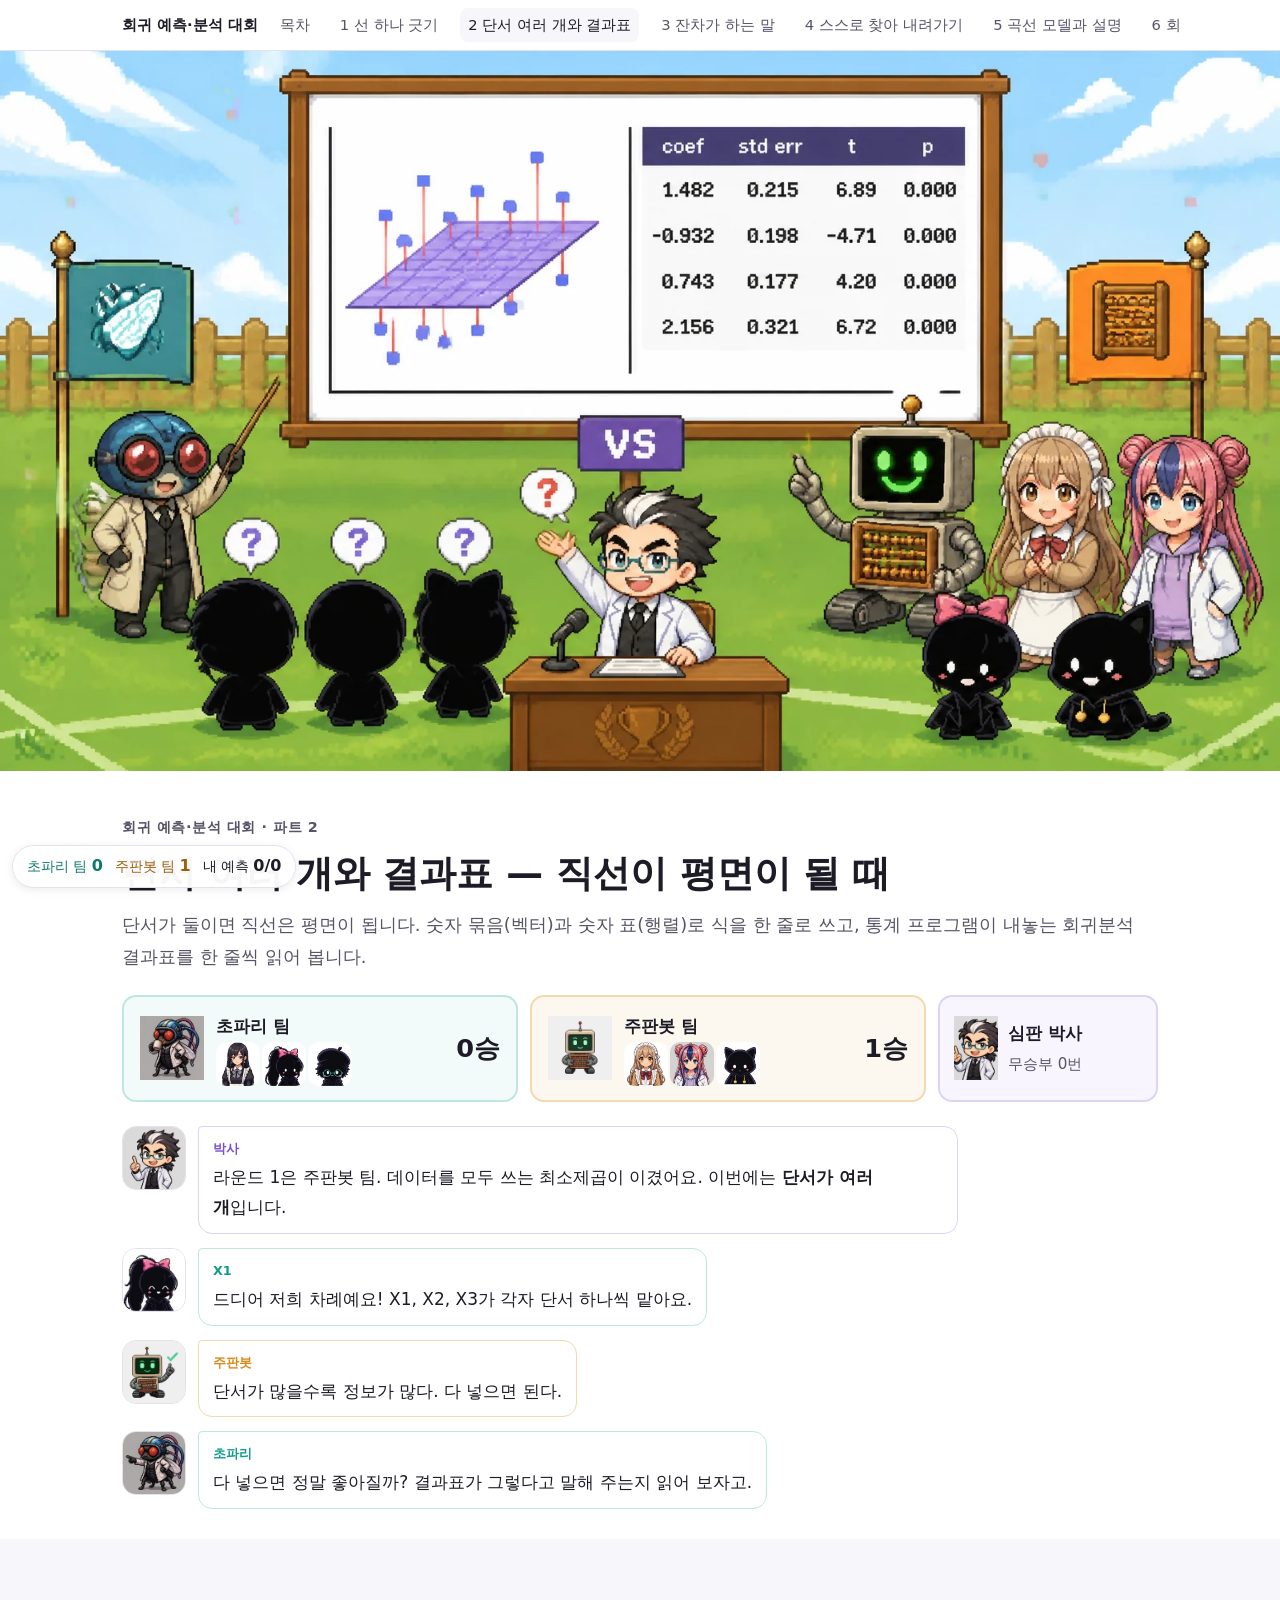
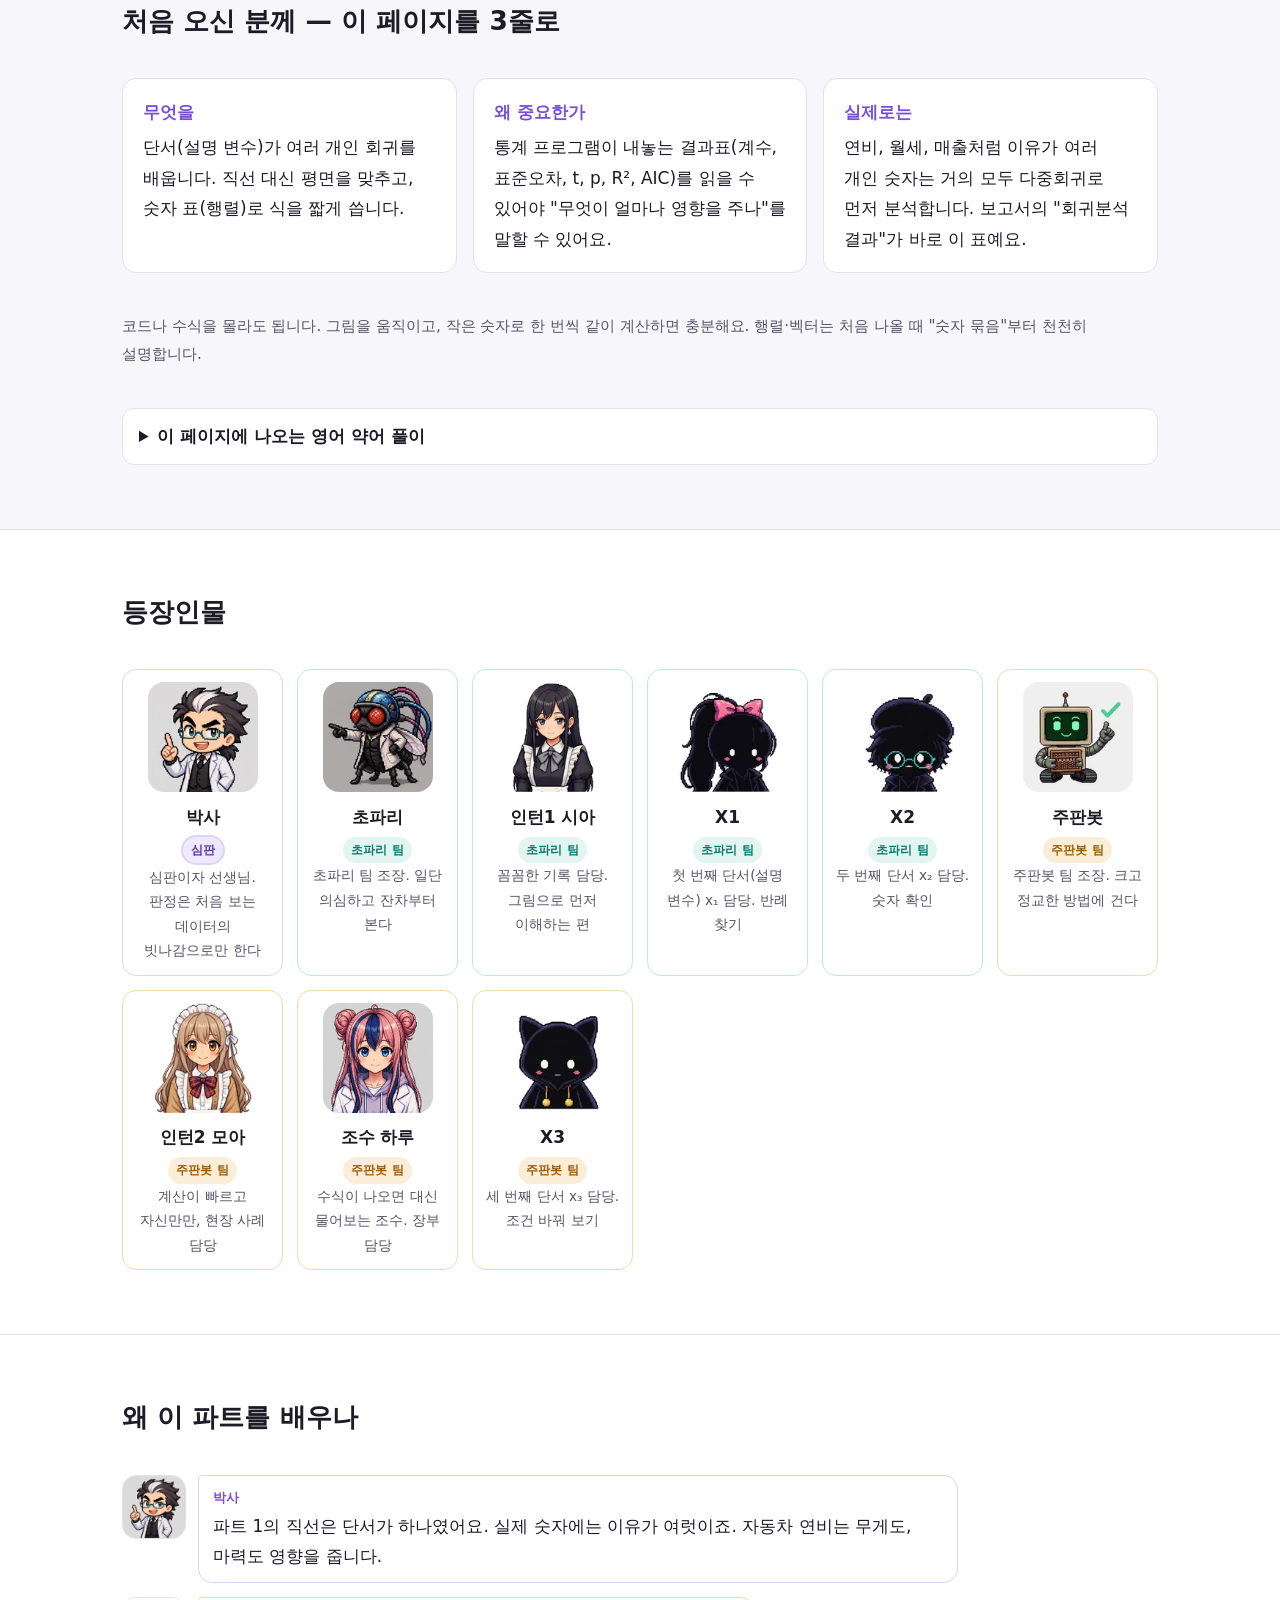
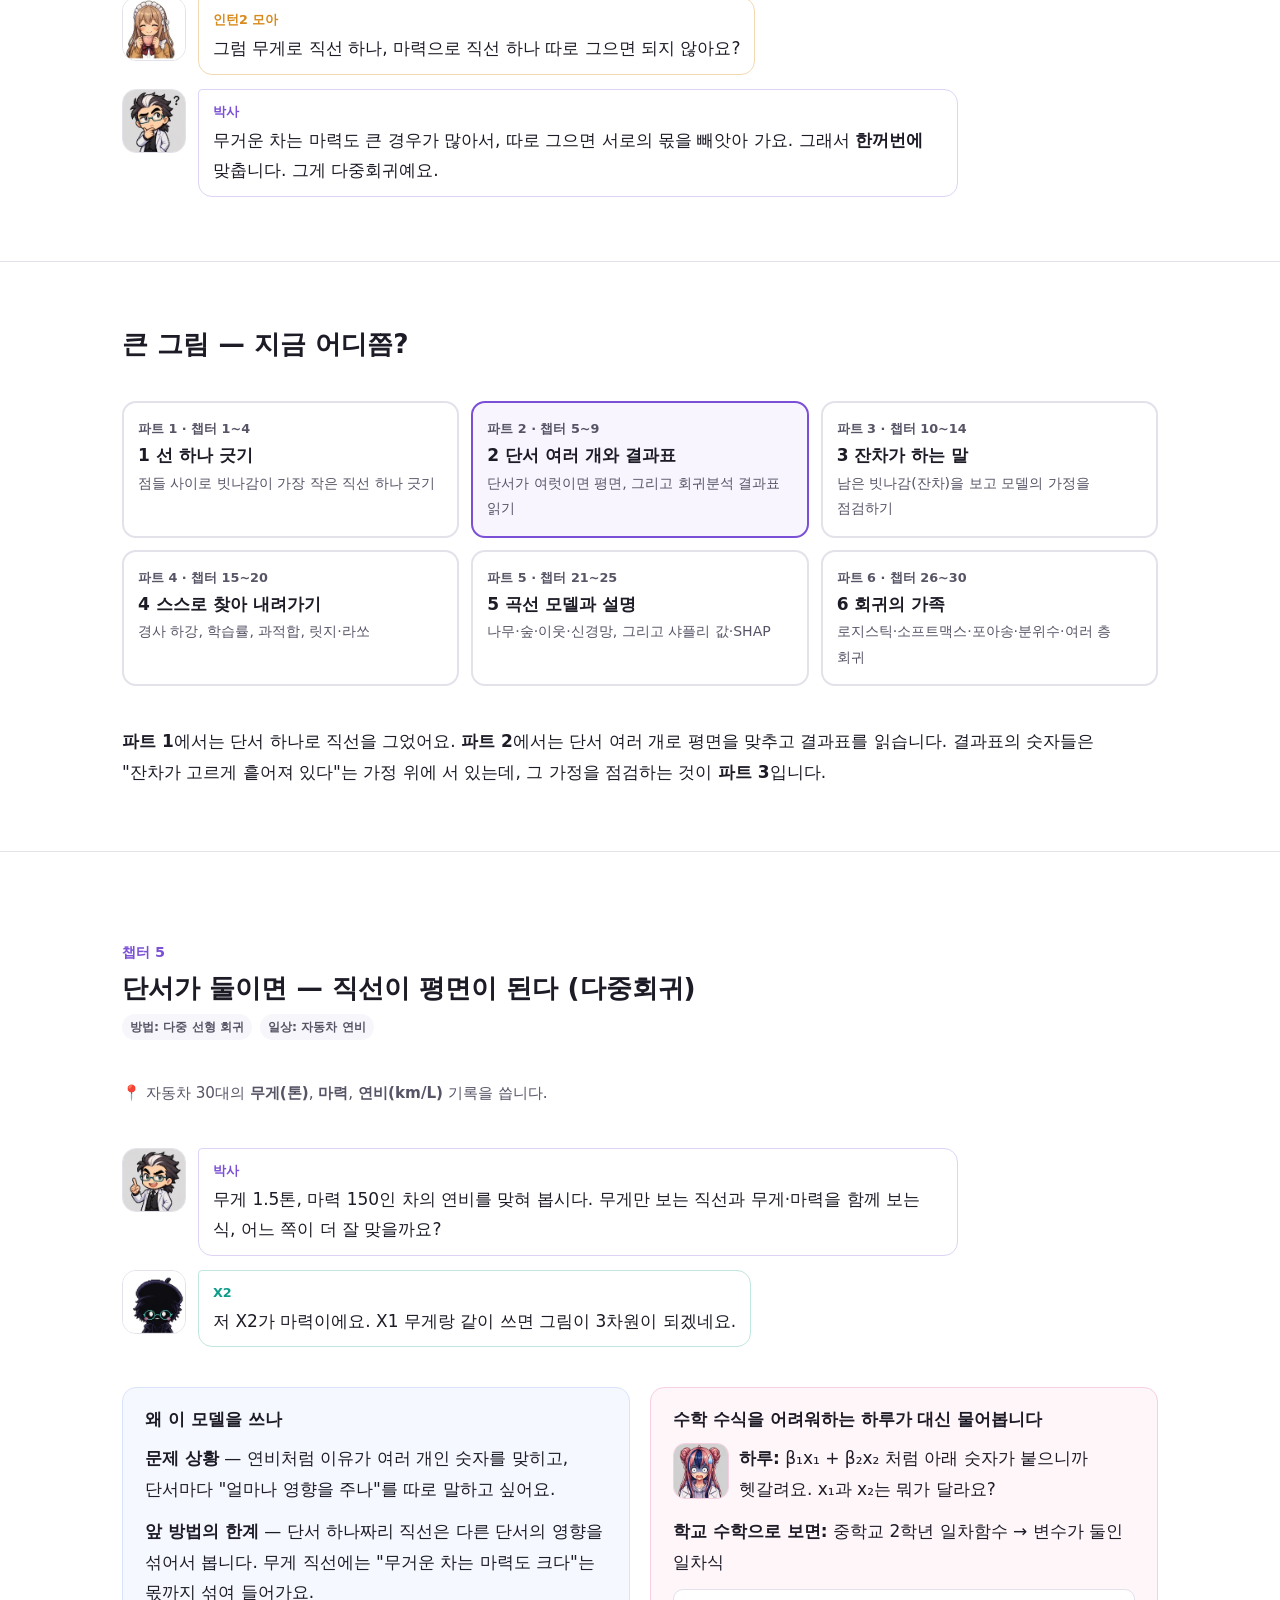
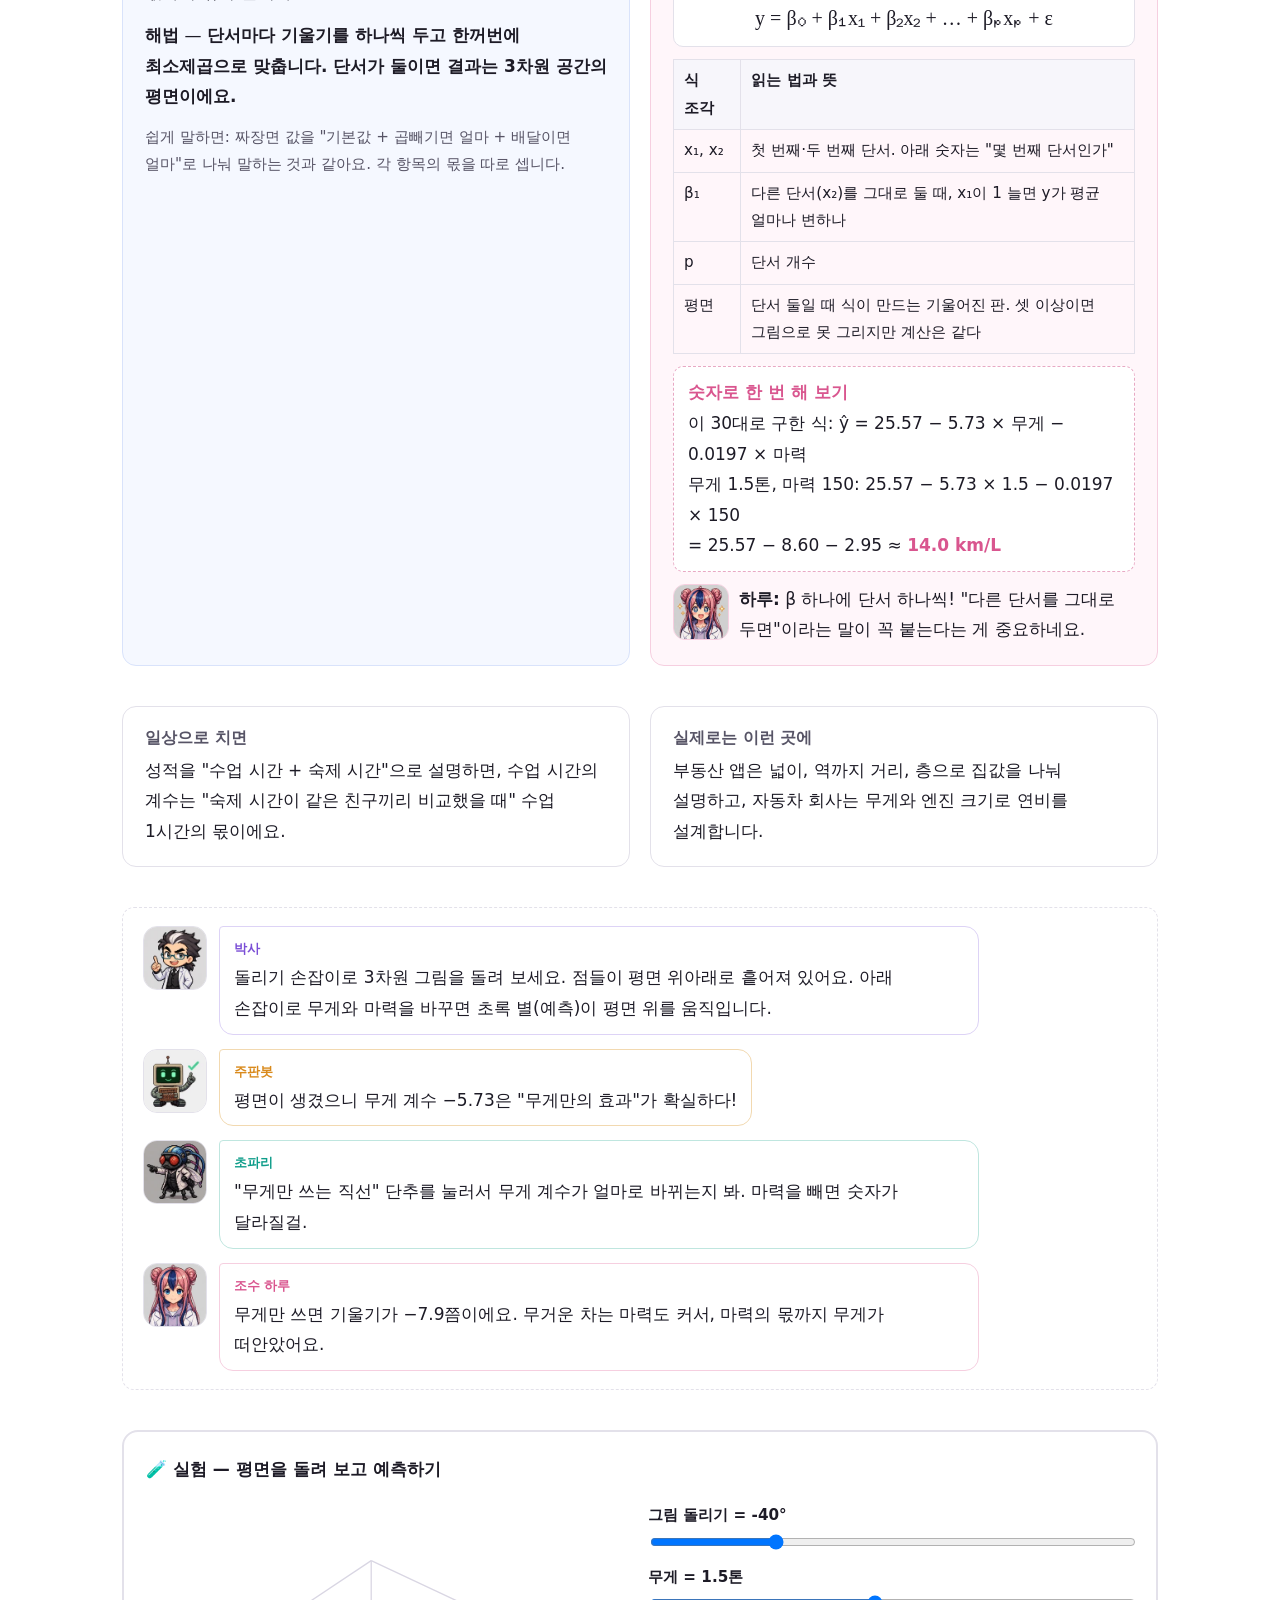
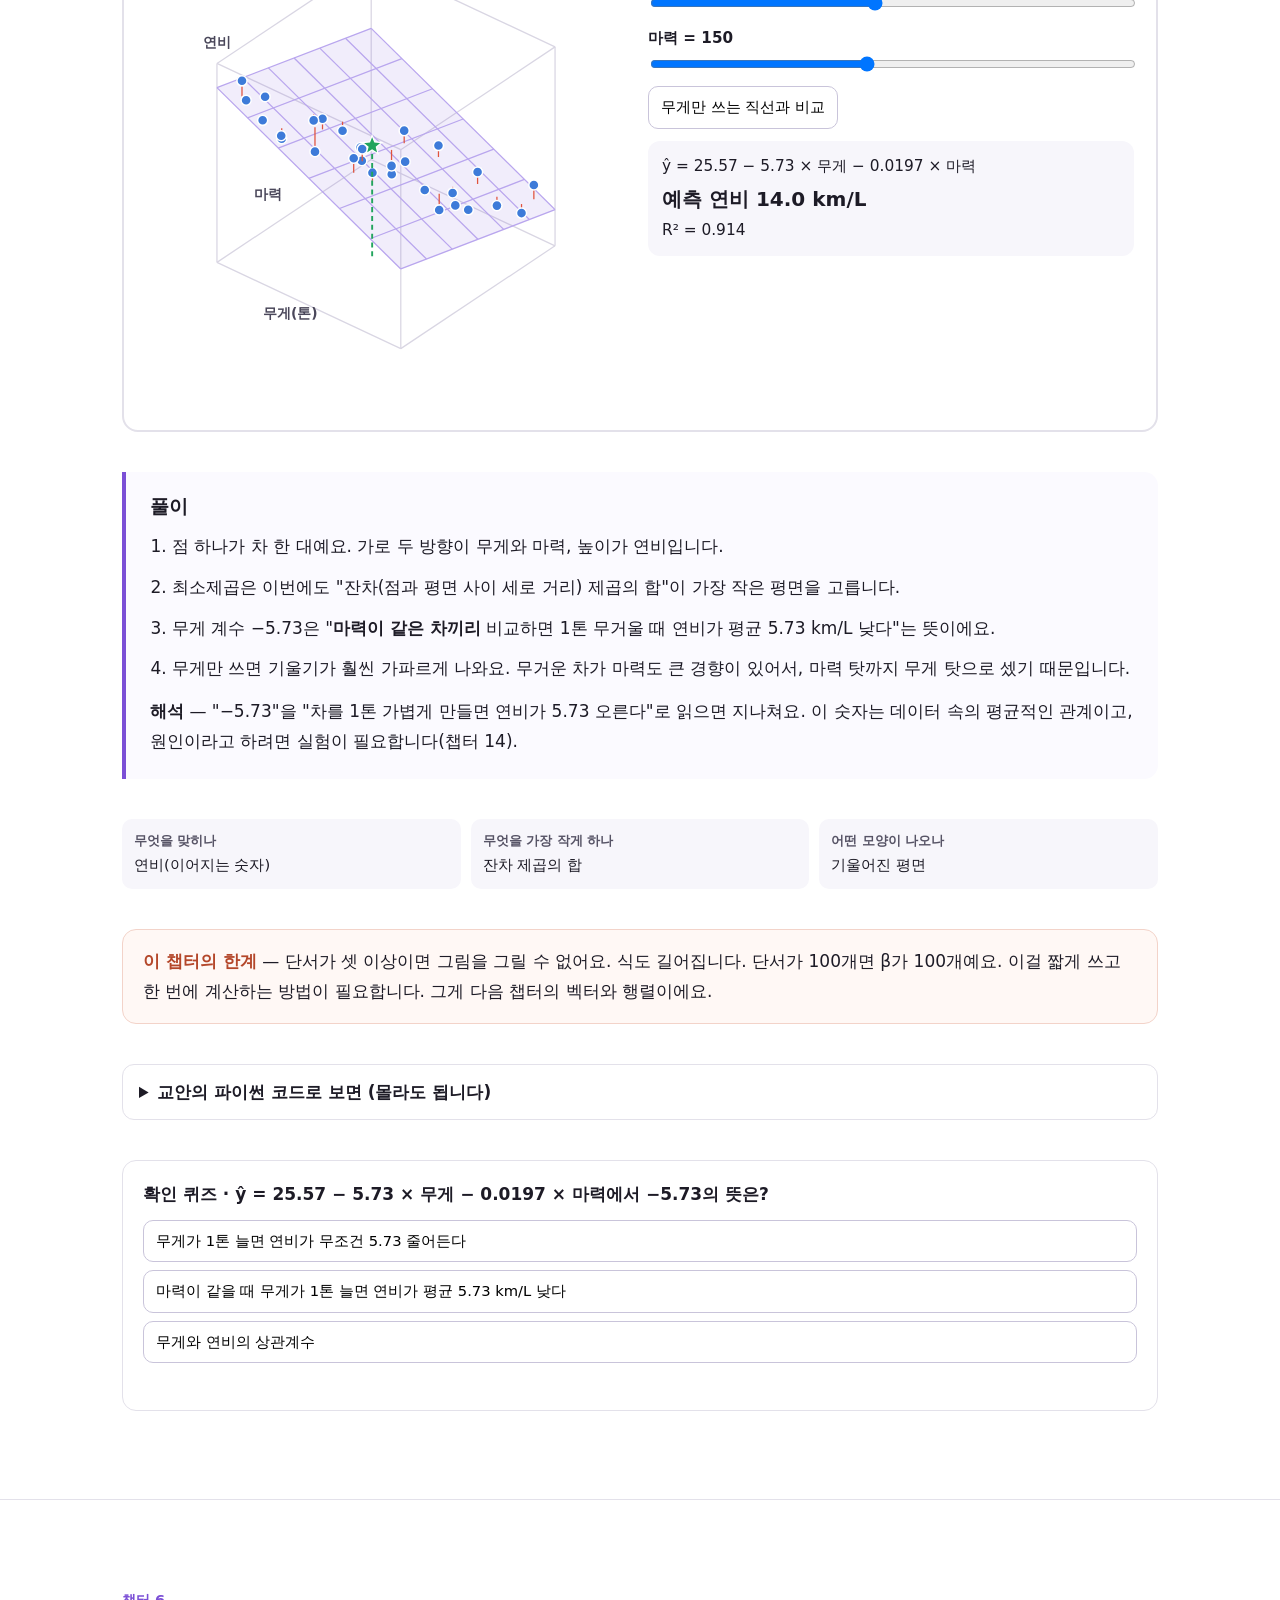
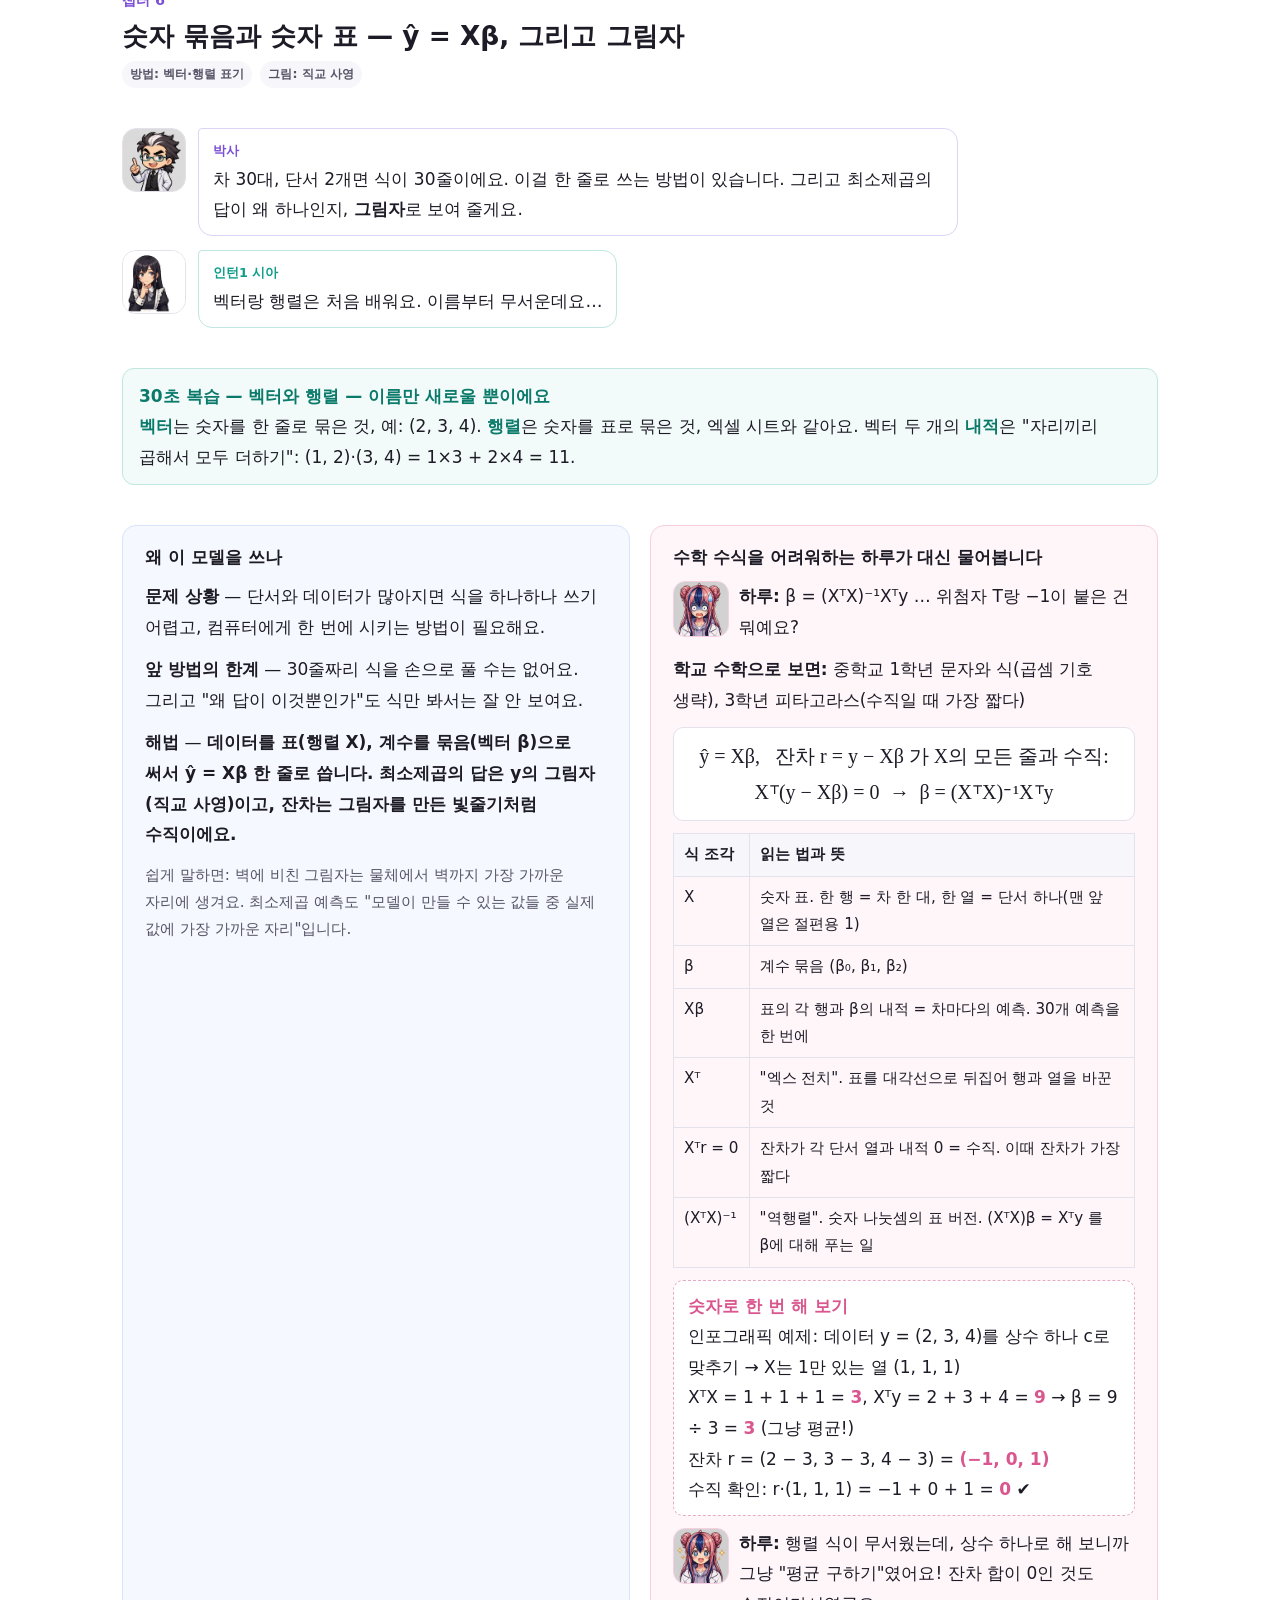
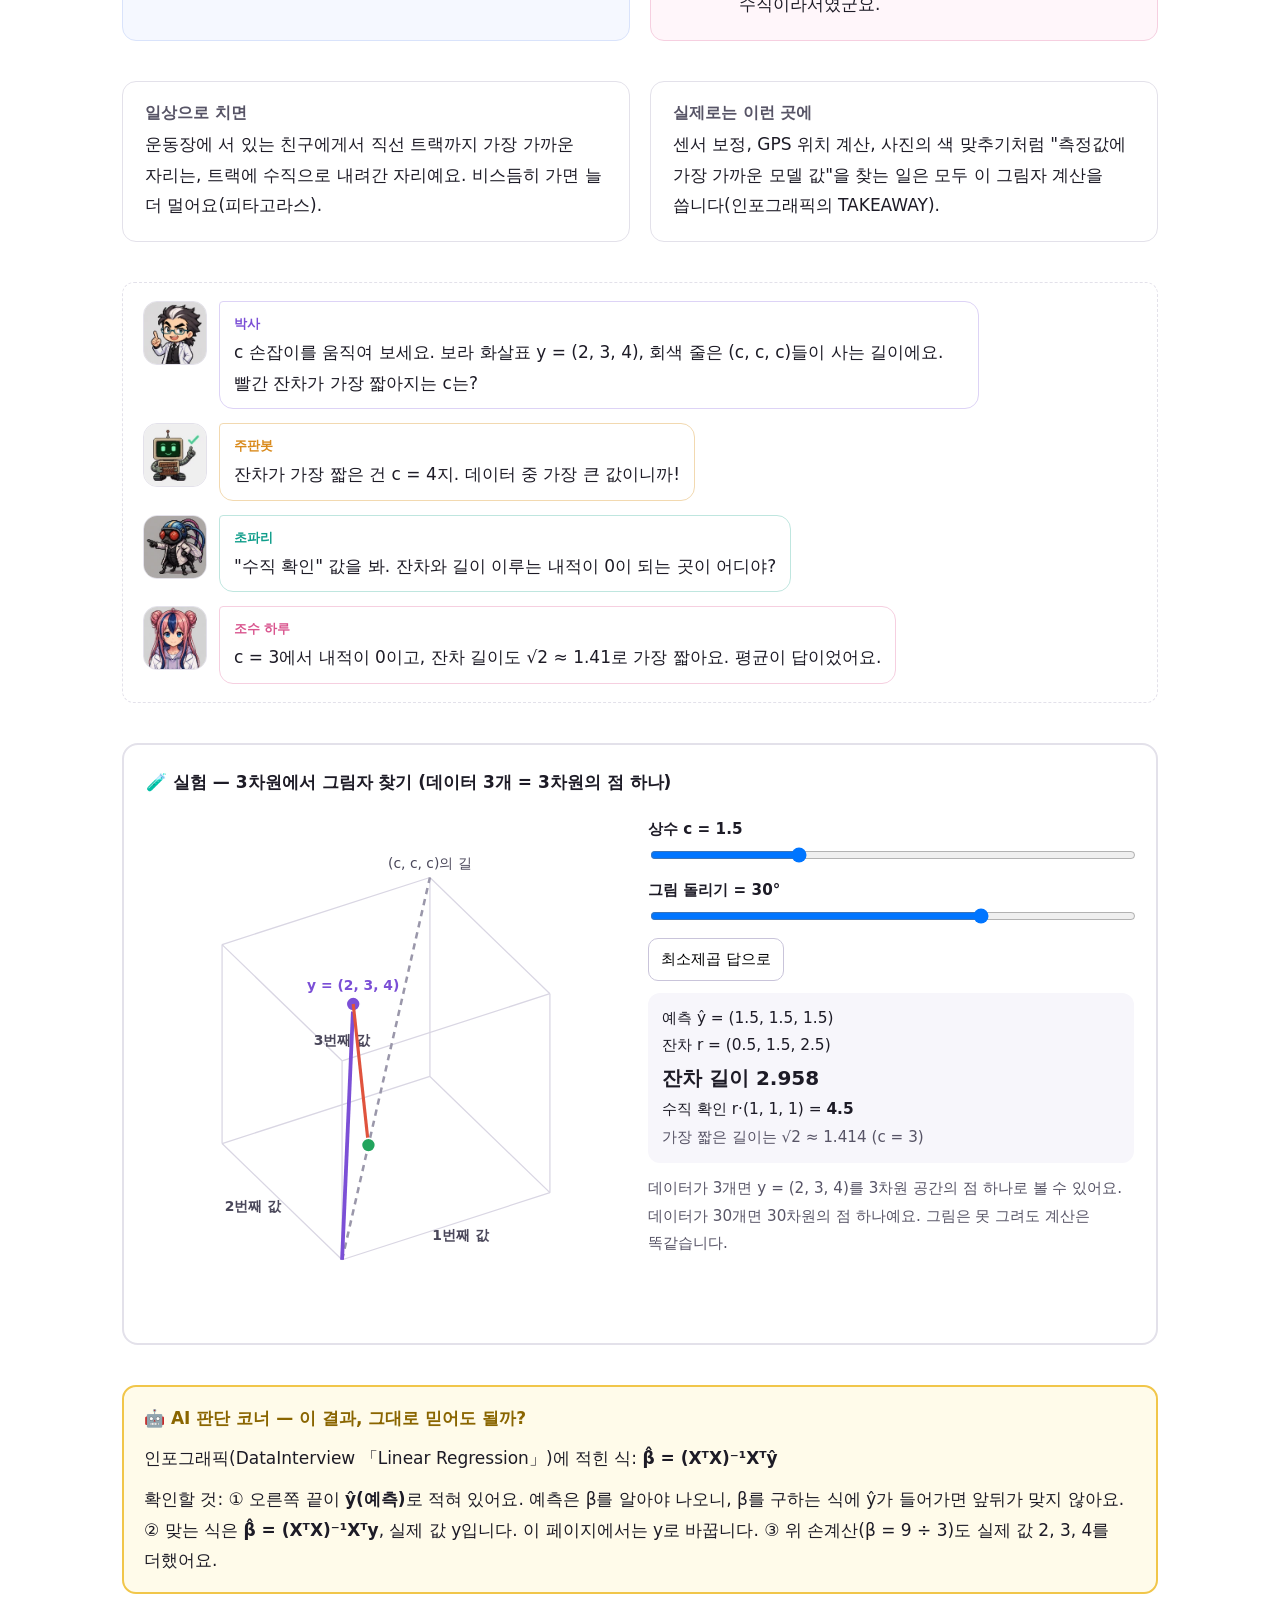
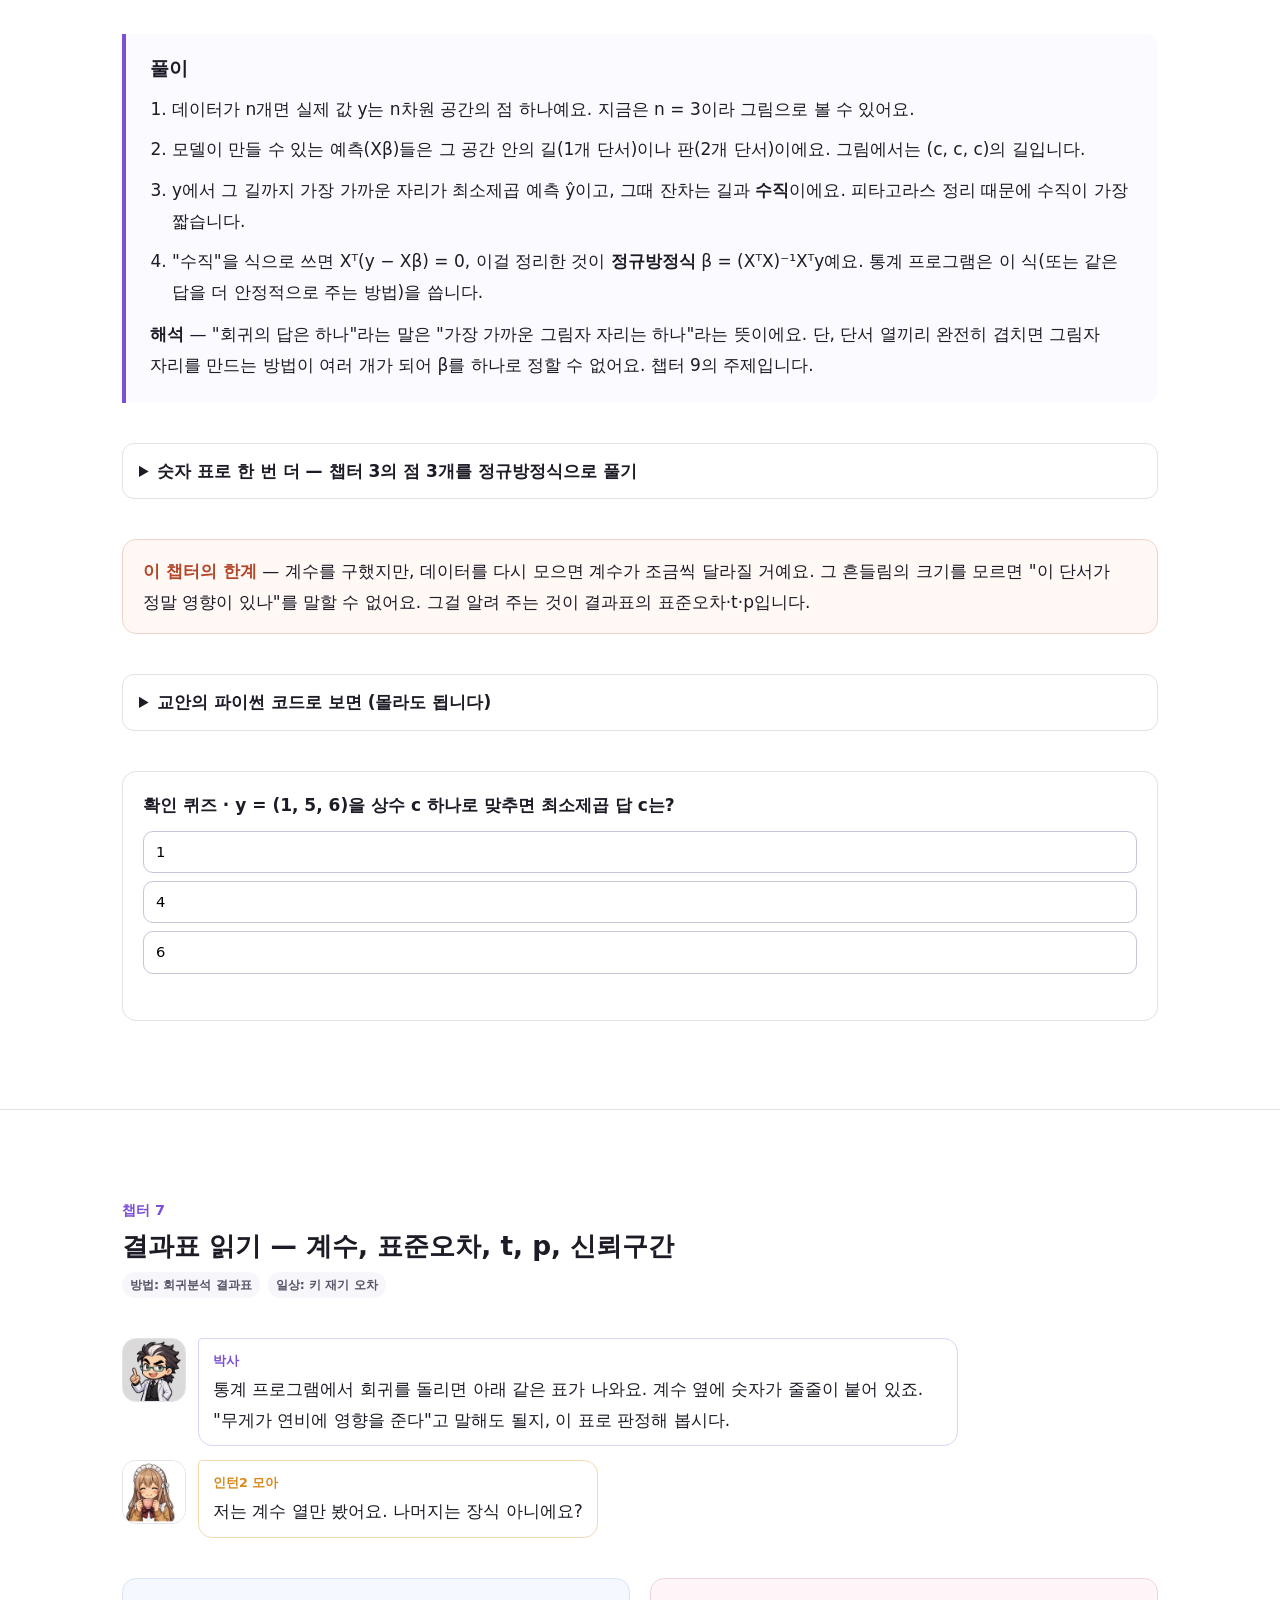
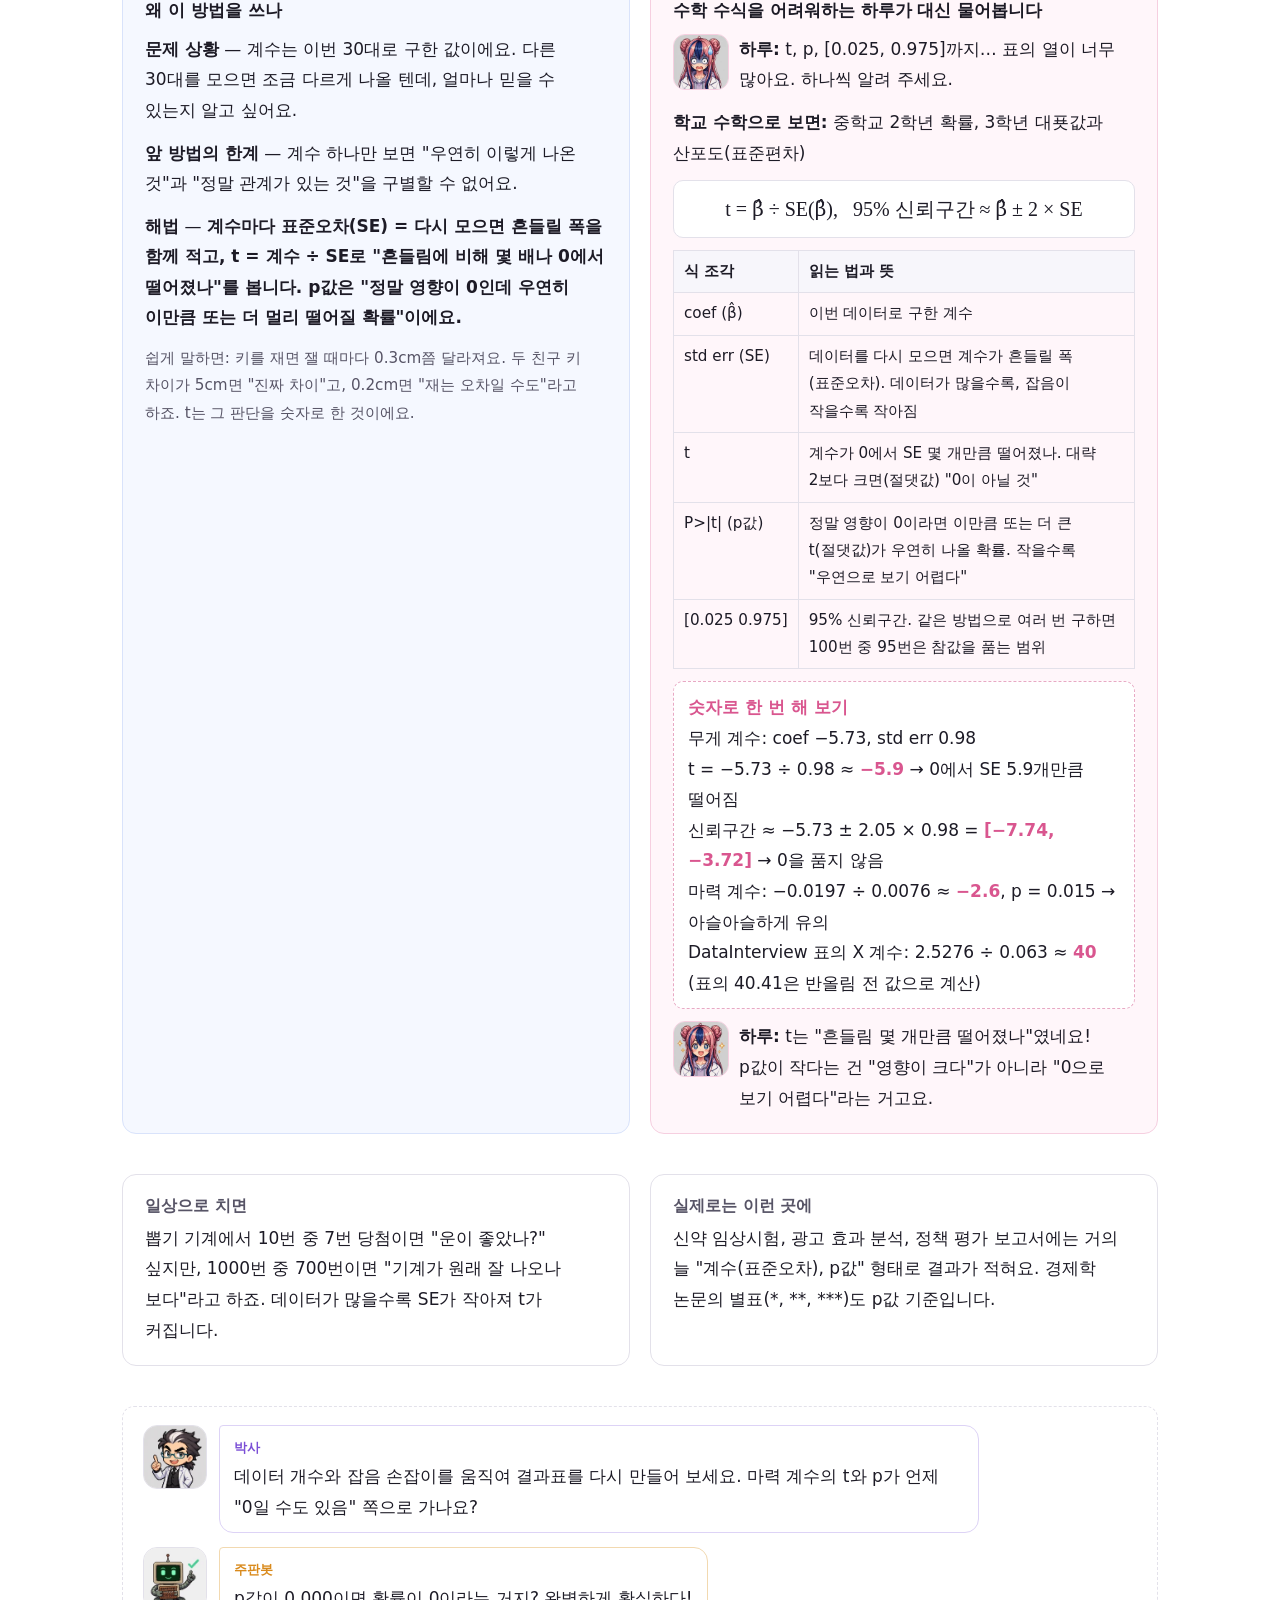
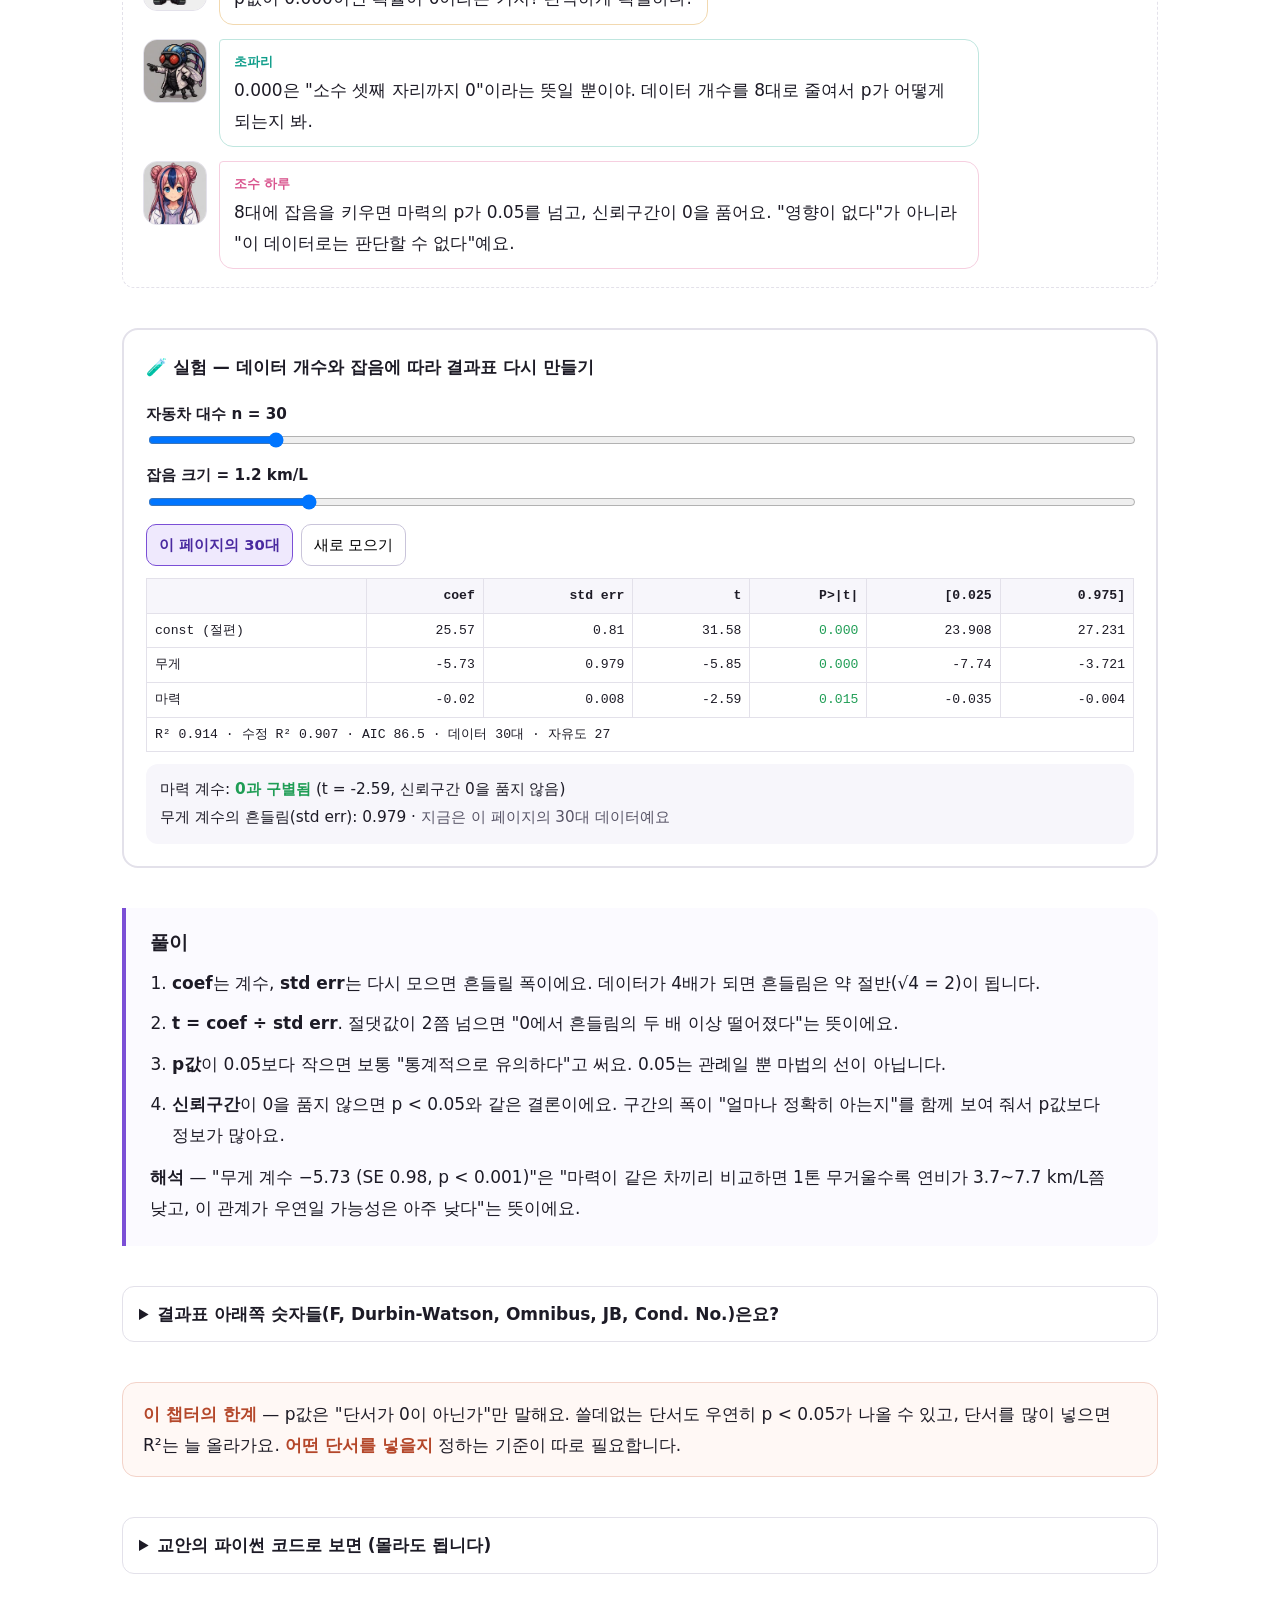
<file: part2_table.html>
<!DOCTYPE html><html lang="ko"><head><meta charset="utf-8"><meta name="viewport" content="width=device-width,initial-scale=1">
<title>단서 여러 개와 결과표 — 직선이 평면이 될 때 · 회귀 예측·분석 대회</title><meta name="description" content="행렬·벡터를 처음 배우는 분을 위한 회귀 해설 2편. 다중회귀, 벡터·행렬 표기와 그림자(직교 사영), 결과표(계수·표준오차·t·p), 수정 R²·AIC, 다중공선성과 PCA."><meta name="author" content="안상선">
<meta property="og:title" content="단서 여러 개와 결과표 — 직선이 평면이 될 때"><meta property="og:description" content="행렬·벡터를 처음 배우는 분을 위한 회귀 해설 2편. 다중회귀, 벡터·행렬 표기와 그림자(직교 사영), 결과표(계수·표준오차·t·p), 수정 R²·AIC, 다중공선성과 PCA."><meta property="og:type" content="article">
<meta property="og:image" content="https://adminmrobo.github.io/Regression_model_lab_01/assets/img/og_part2.webp?v=bf278495"><meta property="og:url" content="https://adminmrobo.github.io/Regression_model_lab_01/part2_table.html"><meta name="twitter:card" content="summary_large_image">
<meta name="citation_title" content="단서 여러 개와 결과표 — 직선이 평면이 될 때"><meta name="citation_author" content="안상선"><meta name="citation_publication_date" content="2026/11/27">
<link rel="stylesheet" href="assets/engine.css?v=2"><script type="application/ld+json">{"@context": "https://schema.org", "@type": "LearningResource", "name": "단서 여러 개와 결과표 — 직선이 평면이 될 때", "description": "행렬·벡터를 처음 배우는 분을 위한 회귀 해설 2편. 다중회귀, 벡터·행렬 표기와 그림자(직교 사영), 결과표(계수·표준오차·t·p), 수정 R²·AIC, 다중공선성과 PCA.", "inLanguage": "ko", "educationalLevel": "입문", "creator": {"@type": "Person", "name": "안상선", "url": "https://adminmrobo.github.io/who_am_i/who_am_i.html", "affiliation": "(주)M-Robo 대표"}, "isPartOf": "회귀 예측·분석 대회", "url": "https://adminmrobo.github.io/Regression_model_lab_01/part2_table.html"}</script></head><body><nav class="topnav" aria-label="시리즈 목차"><div class="wrap"><b>회귀 예측·분석 대회</b><a href="index.html" class="">목차</a><a href="part1_line.html" class="">1 선 하나 긋기</a><a href="part2_table.html" class="on">2 단서 여러 개와 결과표</a><a href="part3_resid.html" class="">3 잔차가 하는 말</a><a href="part4_learn.html" class="">4 스스로 찾아 내려가기</a><a href="part5_curve.html" class="">5 곡선 모델과 설명</a><a href="part6_family.html" class="">6 회귀의 가족</a><a href="practice/index.html" class="">실전 연습장</a></div></nav><figure class="cover"><picture><source type="image/webp" srcset="assets/img/cover_part2.webp?v=5e70f303"><img src="assets/img/cover_part2.png?v=ec8aae38" alt="픽셀아트 운동장 칠판 왼쪽에 기울어진 보라색 평면 격자와 점들, 오른쪽에 coef·std err·t·p 표가 있다. 물음표를 띄운 검은 실루엣 X1·X2·X3가 칠판을 올려다보고, 박사가 심판석에서 설명한다" width="1920" height="1080"></picture></figure><header class="hero" id="top"><div class="wrap"><div class="kicker">회귀 예측·분석 대회 · 파트 2</div><h1>단서 여러 개와 결과표 — 직선이 평면이 될 때</h1><p class="sub">단서가 둘이면 직선은 평면이 됩니다. 숫자 묶음(벡터)과 숫자 표(행렬)로 식을 한 줄로 쓰고, 통계 프로그램이 내놓는 회귀분석 결과표를 한 줄씩 읽어 봅니다.</p><div class="scoreboard">
<div class="team fly"><img class="px " data-spr="fly:smile" alt="" aria-hidden="true" width="64" height="64"><div><div class="nm">초파리 팀</div><div class="mem"><img class="px " data-spr="sia:smile" alt="" aria-hidden="true" width="64" height="64"><img class="px " data-spr="x1:smile" alt="" aria-hidden="true" width="64" height="64"><img class="px " data-spr="x2:smile" alt="" aria-hidden="true" width="64" height="64"></div></div><div class="pt" title="이긴 라운드">0승</div></div>
<div class="team robo"><img class="px " data-spr="robo:smile" alt="" aria-hidden="true" width="64" height="64"><div><div class="nm">주판봇 팀</div><div class="mem"><img class="px " data-spr="moa:smile" alt="" aria-hidden="true" width="64" height="64"><img class="px " data-spr="haru:smile" alt="" aria-hidden="true" width="64" height="64"><img class="px " data-spr="x3:smile" alt="" aria-hidden="true" width="64" height="64"></div></div><div class="pt" title="이긴 라운드">1승</div></div>
<div class="ref"><img class="px " data-spr="doc:smile" alt="" aria-hidden="true" width="64" height="64"><div><b>심판 박사</b><br><span class="note">무승부 0번</span></div></div></div><div style="margin-top:24px"><div class="dialog"><div class="say doc"><img class="px " data-spr="doc:smile" alt="" aria-hidden="true" width="64" height="64"><div><span class="who">박사</span>라운드 1은 주판봇 팀. 데이터를 모두 쓰는 최소제곱이 이겼어요. 이번에는 <b>단서가 여러 개</b>입니다.</div></div><div class="say x1"><img class="px " data-spr="x1:happy" alt="" aria-hidden="true" width="64" height="64"><div><span class="who">X1</span>드디어 저희 차례예요! X1, X2, X3가 각자 단서 하나씩 맡아요.</div></div><div class="say robo"><img class="px " data-spr="robo:firm" alt="" aria-hidden="true" width="64" height="64"><div><span class="who">주판봇</span>단서가 많을수록 정보가 많다. 다 넣으면 된다.</div></div><div class="say fly"><img class="px " data-spr="fly:point" alt="" aria-hidden="true" width="64" height="64"><div><span class="who">초파리</span>다 넣으면 정말 좋아질까? 결과표가 그렇다고 말해 주는지 읽어 보자고.</div></div></div></div></div></header><section class="sec" id="plain"><div class="wrap stack"><h2>처음 오신 분께 — 이 페이지를 3줄로</h2>
<div class="three"><div><b>무엇을</b>단서(설명 변수)가 여러 개인 회귀를 배웁니다. 직선 대신 평면을 맞추고, 숫자 표(행렬)로 식을 짧게 씁니다.</div><div><b>왜 중요한가</b>통계 프로그램이 내놓는 결과표(계수, 표준오차, t, p, R², AIC)를 읽을 수 있어야 "무엇이 얼마나 영향을 주나"를 말할 수 있어요.</div><div><b>실제로는</b>연비, 월세, 매출처럼 이유가 여러 개인 숫자는 거의 모두 다중회귀로 먼저 분석합니다. 보고서의 "회귀분석 결과"가 바로 이 표예요.</div></div>
<p class="note">코드나 수식을 몰라도 됩니다. 그림을 움직이고, 작은 숫자로 한 번씩 같이 계산하면 충분해요. 행렬·벡터는 처음 나올 때 "숫자 묶음"부터 천천히 설명합니다.</p>
<details class="abbr"><summary>이 페이지에 나오는 영어 약어 풀이</summary><dl class="abbr"><dt>OLS</dt><dd><b>보통 최소제곱</b> — Ordinary Least Squares. 잔차(빗나감)를 제곱해 더한 값이 가장 작은 직선·평면을 찾는 방법</dd><dt>R²</dt><dd><b>결정계수</b> — R-squared. 데이터가 흩어진 정도 중 모델이 설명한 비율. 0~1</dd><dt>SE</dt><dd><b>표준오차</b> — Standard Error. 데이터를 다시 모으면 계수가 얼마나 흔들릴지 나타내는 폭</dd><dt>AIC</dt><dd><b>아카이케 정보 기준</b> — Akaike Information Criterion. 잘 맞는 정도와 단서 개수를 함께 따지는 점수. 낮을수록 좋다</dd><dt>VIF</dt><dd><b>분산 팽창 인자</b> — Variance Inflation Factor. 단서끼리 겹쳐서 계수의 흔들림이 몇 배 커졌는지</dd><dt>PCA</dt><dd><b>주성분 분석</b> — Principal Component Analysis. 겹치는 단서를 가장 넓게 퍼진 방향 몇 개로 묶는다</dd><dt>RMSE</dt><dd><b>평균 빗나감(제곱근 평균 제곱오차)</b> — Root Mean Squared Error. 빗나감을 제곱해 평균 내고 루트를 씌운 값. 원래 단위로 "평균 몇 개쯤 빗나가나"</dd></dl></details></div></section><section class="sec" id="cast"><div class="wrap stack"><h2>등장인물</h2><div class="cast"><div class="c ref"><img class="px " data-spr="doc:smile" alt="" aria-hidden="true" width="64" height="64"><div><b>박사</b></div><span class="tag ref">심판</span><div class="r">심판이자 선생님. 판정은 처음 보는 데이터의 빗나감으로만 한다</div></div><div class="c fly"><img class="px " data-spr="fly:point" alt="" aria-hidden="true" width="64" height="64"><div><b>초파리</b></div><span class="tag fly">초파리 팀</span><div class="r">초파리 팀 조장. 일단 의심하고 잔차부터 본다</div></div><div class="c fly"><img class="px " data-spr="sia:smile" alt="" aria-hidden="true" width="64" height="64"><div><b>인턴1 시아</b></div><span class="tag fly">초파리 팀</span><div class="r">꼼꼼한 기록 담당. 그림으로 먼저 이해하는 편</div></div><div class="c fly"><img class="px " data-spr="x1:smile" alt="" aria-hidden="true" width="64" height="64"><div><b>X1</b></div><span class="tag fly">초파리 팀</span><div class="r">첫 번째 단서(설명 변수) x₁ 담당. 반례 찾기</div></div><div class="c fly"><img class="px " data-spr="x2:smile" alt="" aria-hidden="true" width="64" height="64"><div><b>X2</b></div><span class="tag fly">초파리 팀</span><div class="r">두 번째 단서 x₂ 담당. 숫자 확인</div></div><div class="c robo"><img class="px " data-spr="robo:firm" alt="" aria-hidden="true" width="64" height="64"><div><b>주판봇</b></div><span class="tag robo">주판봇 팀</span><div class="r">주판봇 팀 조장. 크고 정교한 방법에 건다</div></div><div class="c robo"><img class="px " data-spr="moa:smile" alt="" aria-hidden="true" width="64" height="64"><div><b>인턴2 모아</b></div><span class="tag robo">주판봇 팀</span><div class="r">계산이 빠르고 자신만만, 현장 사례 담당</div></div><div class="c robo"><img class="px " data-spr="haru:smile" alt="" aria-hidden="true" width="64" height="64"><div><b>조수 하루</b></div><span class="tag robo">주판봇 팀</span><div class="r">수식이 나오면 대신 물어보는 조수. 장부 담당</div></div><div class="c robo"><img class="px " data-spr="x3:smile" alt="" aria-hidden="true" width="64" height="64"><div><b>X3</b></div><span class="tag robo">주판봇 팀</span><div class="r">세 번째 단서 x₃ 담당. 조건 바꿔 보기</div></div></div></div></section><section class="sec" id="why"><div class="wrap stack"><h2>왜 이 파트를 배우나</h2><div class="dialog">
<div class="say doc"><img class="px" data-spr="doc:smile" alt="" aria-hidden="true"><div><span class="who">박사</span>파트 1의 직선은 단서가 하나였어요. 실제 숫자에는 이유가 여럿이죠. 자동차 연비는 무게도, 마력도 영향을 줍니다.</div></div>
<div class="say moa"><img class="px" data-spr="moa:happy" alt="" aria-hidden="true"><div><span class="who">인턴2 모아</span>그럼 무게로 직선 하나, 마력으로 직선 하나 따로 그으면 되지 않아요?</div></div>
<div class="say doc"><img class="px" data-spr="doc:think" alt="" aria-hidden="true"><div><span class="who">박사</span>무거운 차는 마력도 큰 경우가 많아서, 따로 그으면 서로의 몫을 빼앗아 가요. 그래서 <b>한꺼번에</b> 맞춥니다. 그게 다중회귀예요.</div></div></div></div></section><section class="sec" id="map"><div class="wrap stack"><h2>큰 그림 — 지금 어디쯤?</h2><div class="map"><a href="part1_line.html" class=""><div class="n">파트 1 · 챕터 1~4</div><div class="t">1 선 하나 긋기</div><div class="d">점들 사이로 빗나감이 가장 작은 직선 하나 긋기</div></a><a href="part2_table.html" class="here"><div class="n">파트 2 · 챕터 5~9</div><div class="t">2 단서 여러 개와 결과표</div><div class="d">단서가 여럿이면 평면, 그리고 회귀분석 결과표 읽기</div></a><a href="part3_resid.html" class=""><div class="n">파트 3 · 챕터 10~14</div><div class="t">3 잔차가 하는 말</div><div class="d">남은 빗나감(잔차)을 보고 모델의 가정을 점검하기</div></a><a href="part4_learn.html" class=""><div class="n">파트 4 · 챕터 15~20</div><div class="t">4 스스로 찾아 내려가기</div><div class="d">경사 하강, 학습률, 과적합, 릿지·라쏘</div></a><a href="part5_curve.html" class=""><div class="n">파트 5 · 챕터 21~25</div><div class="t">5 곡선 모델과 설명</div><div class="d">나무·숲·이웃·신경망, 그리고 샤플리 값·SHAP</div></a><a href="part6_family.html" class=""><div class="n">파트 6 · 챕터 26~30</div><div class="t">6 회귀의 가족</div><div class="d">로지스틱·소프트맥스·포아송·분위수·여러 층 회귀</div></a></div><p><b>파트 1</b>에서는 단서 하나로 직선을 그었어요. <b>파트 2</b>에서는 단서 여러 개로 평면을 맞추고 결과표를 읽습니다. 결과표의 숫자들은 "잔차가 고르게 흩어져 있다"는 가정 위에 서 있는데, 그 가정을 점검하는 것이 <b>파트 3</b>입니다.</p></div></section><section class="level" id="ch5"><div class="wrap stack"><div class="lvhead"><div class="num">챕터 5</div><h2>단서가 둘이면 — 직선이 평면이 된다 (다중회귀)</h2><div class="tags"><span class="tag">방법: 다중 선형 회귀</span><span class="tag">일상: 자동차 연비</span></div></div><p class="note">📍 자동차 30대의 <b>무게(톤)</b>, <b>마력</b>, <b>연비(km/L)</b> 기록을 씁니다.</p><div class="dialog"><div class="say doc"><img class="px " data-spr="doc:smile" alt="" aria-hidden="true" width="64" height="64"><div><span class="who">박사</span>무게 1.5톤, 마력 150인 차의 연비를 맞혀 봅시다. 무게만 보는 직선과 무게·마력을 함께 보는 식, 어느 쪽이 더 잘 맞을까요?</div></div><div class="say x2"><img class="px " data-spr="x2:smile" alt="" aria-hidden="true" width="64" height="64"><div><span class="who">X2</span>저 X2가 마력이에요. X1 무게랑 같이 쓰면 그림이 3차원이 되겠네요.</div></div></div><div class="easy"><div class="ez-why"><h3>왜 이 모델을 쓰나</h3>
<p><b>문제 상황</b> — 연비처럼 이유가 여러 개인 숫자를 맞히고, 단서마다 "얼마나 영향을 주나"를 따로 말하고 싶어요.</p><p><b>앞 방법의 한계</b> — 단서 하나짜리 직선은 다른 단서의 영향을 섞어서 봅니다. 무게 직선에는 "무거운 차는 마력도 크다"는 몫까지 섞여 들어가요.</p><p><b>해법</b> — <b>단서마다 기울기를 하나씩 두고 <b>한꺼번에</b> 최소제곱으로 맞춥니다. 단서가 둘이면 결과는 3차원 공간의 <b>평면</b>이에요.</b></p><p class="note">쉽게 말하면: 짜장면 값을 "기본값 + 곱빼기면 얼마 + 배달이면 얼마"로 나눠 말하는 것과 같아요. 각 항목의 몫을 따로 셉니다.</p></div><div class="ez-math"><h3>수학 수식을 어려워하는 하루가 대신 물어봅니다</h3>
<div class="ask"><img class="px " data-spr="haru:shock" alt="" aria-hidden="true" width="64" height="64"><p><b>하루:</b> β₁x₁ + β₂x₂ 처럼 아래 숫자가 붙으니까 헷갈려요. x₁과 x₂는 뭐가 달라요?</p></div>
<p><b>학교 수학으로 보면:</b> 중학교 2학년 일차함수 → 변수가 둘인 일차식</p>
<div class="eqn">y = β₀ + β₁x₁ + β₂x₂ + … + βₚxₚ + ε</div>
<div class="tbl"><table><tr><th>식 조각</th><th>읽는 법과 뜻</th></tr><tr><td class="eqc">x₁, x₂</td><td>첫 번째·두 번째 단서. 아래 숫자는 "몇 번째 단서인가"</td></tr><tr><td class="eqc">β₁</td><td>다른 단서(x₂)를 그대로 둘 때, x₁이 1 늘면 y가 평균 얼마나 변하나</td></tr><tr><td class="eqc">p</td><td>단서 개수</td></tr><tr><td class="eqc">평면</td><td>단서 둘일 때 식이 만드는 기울어진 판. 셋 이상이면 그림으로 못 그리지만 계산은 같다</td></tr></table></div>
<div class="try"><b>숫자로 한 번 해 보기</b><br>이 30대로 구한 식: ŷ = 25.57 − 5.73 × 무게 − 0.0197 × 마력<br>무게 1.5톤, 마력 150: 25.57 − 5.73 × 1.5 − 0.0197 × 150<br>= 25.57 − 8.60 − 2.95 ≈ <b>14.0 km/L</b></div>
<div class="ask"><img class="px " data-spr="haru:spark" alt="" aria-hidden="true" width="64" height="64"><p><b>하루:</b> β 하나에 단서 하나씩! "다른 단서를 그대로 두면"이라는 말이 꼭 붙는다는 게 중요하네요.</p></div></div></div><div class="pair"><div><h3>일상으로 치면</h3>성적을 "수업 시간 + 숙제 시간"으로 설명하면, 수업 시간의 계수는 "숙제 시간이 같은 친구끼리 비교했을 때" 수업 1시간의 몫이에요.</div><div><h3>실제로는 이런 곳에</h3>부동산 앱은 넓이, 역까지 거리, 층으로 집값을 나눠 설명하고, 자동차 회사는 무게와 엔진 크기로 연비를 설계합니다.</div></div><div class="dialog lvtalk"><div class="say doc"><img class="px " data-spr="doc:smile" alt="" aria-hidden="true" width="64" height="64"><div><span class="who">박사</span>돌리기 손잡이로 3차원 그림을 돌려 보세요. 점들이 평면 위아래로 흩어져 있어요. 아래 손잡이로 무게와 마력을 바꾸면 초록 별(예측)이 평면 위를 움직입니다.</div></div><div class="say robo"><img class="px " data-spr="robo:firm" alt="" aria-hidden="true" width="64" height="64"><div><span class="who">주판봇</span>평면이 생겼으니 무게 계수 −5.73은 "무게만의 효과"가 확실하다!</div></div><div class="say fly"><img class="px " data-spr="fly:point" alt="" aria-hidden="true" width="64" height="64"><div><span class="who">초파리</span>"무게만 쓰는 직선" 단추를 눌러서 무게 계수가 얼마로 바뀌는지 봐. 마력을 빼면 숫자가 달라질걸.</div></div><div class="say haru"><img class="px " data-spr="haru:smile" alt="" aria-hidden="true" width="64" height="64"><div><span class="who">조수 하루</span>무게만 쓰면 기울기가 −7.9쯤이에요. 무거운 차는 마력도 커서, 마력의 몫까지 무게가 떠안았어요.</div></div></div><div class="panel" id="ch5-panel"><div class="ptitle">🧪 실험 — 평면을 돌려 보고 예측하기</div><div class="row"><div class="plot" id="p5"></div><div class="ctrl"><label>그림 돌리기 = <span id="v5r">-40</span>°<input type="range" id="s5r" min="-80" max="80" step="1" value="-40"></label><label>무게 = <span id="v5a">1.5</span>톤<input type="range" id="s5a" min="0.9" max="2.2" step="0.05" value="1.5"></label><label>마력 = <span id="v5b">150</span><input type="range" id="s5b" min="70" max="250" step="5" value="150"></label><div class="btns"><button type="button" id="b5a">무게만 쓰는 직선과 비교</button></div><div class="read" id="r5"></div></div></div></div><div class="explain"><h3>풀이</h3><ol><li>점 하나가 차 한 대예요. 가로 두 방향이 무게와 마력, 높이가 연비입니다.</li><li>최소제곱은 이번에도 "잔차(점과 평면 사이 세로 거리) 제곱의 합"이 가장 작은 평면을 고릅니다.</li><li>무게 계수 −5.73은 "<b>마력이 같은 차끼리</b> 비교하면 1톤 무거울 때 연비가 평균 5.73 km/L 낮다"는 뜻이에요.</li><li>무게만 쓰면 기울기가 훨씬 가파르게 나와요. 무거운 차가 마력도 큰 경향이 있어서, 마력 탓까지 무게 탓으로 셌기 때문입니다.</li></ol><p><b>해석</b> — "−5.73"을 "차를 1톤 가볍게 만들면 연비가 5.73 오른다"로 읽으면 지나쳐요. 이 숫자는 데이터 속의 평균적인 관계이고, 원인이라고 하려면 실험이 필요합니다(챕터 14).</p></div><div class="three-card"><div><b>무엇을 맞히나</b>연비(이어지는 숫자)</div><div><b>무엇을 가장 작게 하나</b>잔차 제곱의 합</div><div><b>어떤 모양이 나오나</b>기울어진 평면</div></div><div class="limit"><b>이 챕터의 한계</b> — 단서가 셋 이상이면 그림을 그릴 수 없어요. 식도 길어집니다. 단서가 100개면 β가 100개예요. 이걸 짧게 쓰고 한 번에 계산하는 방법이 필요합니다. 그게 다음 챕터의 벡터와 행렬이에요.</div><details class="code"><summary>교안의 파이썬 코드로 보면 (몰라도 됩니다)</summary><dl class="codemap"><dt>import statsmodels.api as sm</dt><dd>통계 회귀 도구를 불러오기</dd><dt>X = sm.add_constant(df[[&quot;무게&quot;, &quot;마력&quot;]])</dt><dd>단서 두 개 + 절편용 1 줄 붙이기</dd><dt>m = sm.OLS(df[&quot;연비&quot;], X).fit()</dt><dd>최소제곱으로 평면 맞추기</dd><dt>m.params</dt><dd>β₀ 25.57, β₁ −5.73, β₂ −0.0197</dd></dl></details><div class="quiz" id="ch5-quiz" data-ans="1" data-ok="다중회귀의 계수에는 늘 &quot;다른 단서를 그대로 두면&quot;이 붙어요." data-no="다른 단서(마력)는 어떻게 두고 비교한 숫자일까요?"><div class="q">확인 퀴즈 · ŷ = 25.57 − 5.73 × 무게 − 0.0197 × 마력에서 −5.73의 뜻은?</div><div class="opts"><button type="button">무게가 1톤 늘면 연비가 무조건 5.73 줄어든다</button><button type="button">마력이 같을 때 무게가 1톤 늘면 연비가 평균 5.73 km/L 낮다</button><button type="button">무게와 연비의 상관계수</button></div><div class="fb" aria-live="polite"></div></div></div></section><section class="level" id="ch6"><div class="wrap stack"><div class="lvhead"><div class="num">챕터 6</div><h2>숫자 묶음과 숫자 표 — ŷ = Xβ, 그리고 그림자</h2><div class="tags"><span class="tag">방법: 벡터·행렬 표기</span><span class="tag">그림: 직교 사영</span></div></div><div class="dialog"><div class="say doc"><img class="px " data-spr="doc:smile" alt="" aria-hidden="true" width="64" height="64"><div><span class="who">박사</span>차 30대, 단서 2개면 식이 30줄이에요. 이걸 한 줄로 쓰는 방법이 있습니다. 그리고 최소제곱의 답이 왜 하나인지, <b>그림자</b>로 보여 줄게요.</div></div><div class="say sia"><img class="px " data-spr="sia:think" alt="" aria-hidden="true" width="64" height="64"><div><span class="who">인턴1 시아</span>벡터랑 행렬은 처음 배워요. 이름부터 무서운데요…</div></div></div><div class="review"><b>30초 복습 — 벡터와 행렬 — 이름만 새로울 뿐이에요</b><br><b>벡터</b>는 숫자를 한 줄로 묶은 것, 예: (2, 3, 4). <b>행렬</b>은 숫자를 표로 묶은 것, 엑셀 시트와 같아요. 벡터 두 개의 <b>내적</b>은 "자리끼리 곱해서 모두 더하기": (1, 2)·(3, 4) = 1×3 + 2×4 = 11.</div><div class="easy"><div class="ez-why"><h3>왜 이 모델을 쓰나</h3>
<p><b>문제 상황</b> — 단서와 데이터가 많아지면 식을 하나하나 쓰기 어렵고, 컴퓨터에게 한 번에 시키는 방법이 필요해요.</p><p><b>앞 방법의 한계</b> — 30줄짜리 식을 손으로 풀 수는 없어요. 그리고 "왜 답이 이것뿐인가"도 식만 봐서는 잘 안 보여요.</p><p><b>해법</b> — <b>데이터를 <b>표(행렬 X)</b>, 계수를 <b>묶음(벡터 β)</b>으로 써서 ŷ = Xβ 한 줄로 씁니다. 최소제곱의 답은 y의 <b>그림자(직교 사영)</b>이고, 잔차는 그림자를 만든 빛줄기처럼 <b>수직</b>이에요.</b></p><p class="note">쉽게 말하면: 벽에 비친 그림자는 물체에서 벽까지 가장 가까운 자리에 생겨요. 최소제곱 예측도 "모델이 만들 수 있는 값들 중 실제 값에 가장 가까운 자리"입니다.</p></div><div class="ez-math"><h3>수학 수식을 어려워하는 하루가 대신 물어봅니다</h3>
<div class="ask"><img class="px " data-spr="haru:shock" alt="" aria-hidden="true" width="64" height="64"><p><b>하루:</b> β = (XᵀX)⁻¹Xᵀy … 위첨자 T랑 −1이 붙은 건 뭐예요?</p></div>
<p><b>학교 수학으로 보면:</b> 중학교 1학년 문자와 식(곱셈 기호 생략), 3학년 피타고라스(수직일 때 가장 짧다)</p>
<div class="eqn">ŷ = Xβ, &nbsp; 잔차 r = y − Xβ 가 X의 모든 줄과 수직: Xᵀ(y − Xβ) = 0 &nbsp;→&nbsp; β = (XᵀX)⁻¹Xᵀy</div>
<div class="tbl"><table><tr><th>식 조각</th><th>읽는 법과 뜻</th></tr><tr><td class="eqc">X</td><td>숫자 표. 한 행 = 차 한 대, 한 열 = 단서 하나(맨 앞 열은 절편용 1)</td></tr><tr><td class="eqc">β</td><td>계수 묶음 (β₀, β₁, β₂)</td></tr><tr><td class="eqc">Xβ</td><td>표의 각 행과 β의 내적 = 차마다의 예측. 30개 예측을 한 번에</td></tr><tr><td class="eqc">Xᵀ</td><td>"엑스 전치". 표를 대각선으로 뒤집어 행과 열을 바꾼 것</td></tr><tr><td class="eqc">Xᵀr = 0</td><td>잔차가 각 단서 열과 내적 0 = 수직. 이때 잔차가 가장 짧다</td></tr><tr><td class="eqc">(XᵀX)⁻¹</td><td>"역행렬". 숫자 나눗셈의 표 버전. (XᵀX)β = Xᵀy 를 β에 대해 푸는 일</td></tr></table></div>
<div class="try"><b>숫자로 한 번 해 보기</b><br>인포그래픽 예제: 데이터 y = (2, 3, 4)를 상수 하나 c로 맞추기 → X는 1만 있는 열 (1, 1, 1)<br>XᵀX = 1 + 1 + 1 = <b>3</b>, Xᵀy = 2 + 3 + 4 = <b>9</b> → β = 9 ÷ 3 = <b>3</b> (그냥 평균!)<br>잔차 r = (2 − 3, 3 − 3, 4 − 3) = <b>(−1, 0, 1)</b><br>수직 확인: r·(1, 1, 1) = −1 + 0 + 1 = <b>0</b> ✔</div>
<div class="ask"><img class="px " data-spr="haru:spark" alt="" aria-hidden="true" width="64" height="64"><p><b>하루:</b> 행렬 식이 무서웠는데, 상수 하나로 해 보니까 그냥 "평균 구하기"였어요! 잔차 합이 0인 것도 수직이라서였군요.</p></div></div></div><div class="pair"><div><h3>일상으로 치면</h3>운동장에 서 있는 친구에게서 직선 트랙까지 가장 가까운 자리는, 트랙에 수직으로 내려간 자리예요. 비스듬히 가면 늘 더 멀어요(피타고라스).</div><div><h3>실제로는 이런 곳에</h3>센서 보정, GPS 위치 계산, 사진의 색 맞추기처럼 "측정값에 가장 가까운 모델 값"을 찾는 일은 모두 이 그림자 계산을 씁니다(인포그래픽의 TAKEAWAY).</div></div><div class="dialog lvtalk"><div class="say doc"><img class="px " data-spr="doc:smile" alt="" aria-hidden="true" width="64" height="64"><div><span class="who">박사</span>c 손잡이를 움직여 보세요. 보라 화살표 y = (2, 3, 4), 회색 줄은 (c, c, c)들이 사는 길이에요. 빨간 잔차가 가장 짧아지는 c는?</div></div><div class="say robo"><img class="px " data-spr="robo:firm" alt="" aria-hidden="true" width="64" height="64"><div><span class="who">주판봇</span>잔차가 가장 짧은 건 c = 4지. 데이터 중 가장 큰 값이니까!</div></div><div class="say fly"><img class="px " data-spr="fly:point" alt="" aria-hidden="true" width="64" height="64"><div><span class="who">초파리</span>"수직 확인" 값을 봐. 잔차와 길이 이루는 내적이 0이 되는 곳이 어디야?</div></div><div class="say haru"><img class="px " data-spr="haru:smile" alt="" aria-hidden="true" width="64" height="64"><div><span class="who">조수 하루</span>c = 3에서 내적이 0이고, 잔차 길이도 √2 ≈ 1.41로 가장 짧아요. 평균이 답이었어요.</div></div></div><div class="panel" id="ch6-panel"><div class="ptitle">🧪 실험 — 3차원에서 그림자 찾기 (데이터 3개 = 3차원의 점 하나)</div><div class="row"><div class="plot" id="p6"></div><div class="ctrl"><label>상수 c = <span id="v6">1.5</span><input type="range" id="s6" min="0" max="5" step="0.1" value="1.5"></label><label>그림 돌리기 = <span id="v6r">30</span>°<input type="range" id="s6r" min="-80" max="80" step="1" value="30"></label><div class="btns"><button type="button" id="b6a">최소제곱 답으로</button></div><div class="read" id="r6"></div><p class="note">데이터가 3개면 y = (2, 3, 4)를 3차원 공간의 점 하나로 볼 수 있어요. 데이터가 30개면 30차원의 점 하나예요. 그림은 못 그려도 계산은 똑같습니다.</p></div></div></div><div class="aicheck"><div class="h">🤖 AI 판단 코너 — 이 결과, 그대로 믿어도 될까?</div><p>인포그래픽(DataInterview 「Linear Regression」)에 적힌 식: <b>β̂ = (XᵀX)⁻¹Xᵀŷ</b></p><p>확인할 것: ① 오른쪽 끝이 <b>ŷ(예측)</b>로 적혀 있어요. 예측은 β를 알아야 나오니, β를 구하는 식에 ŷ가 들어가면 앞뒤가 맞지 않아요. ② 맞는 식은 <b>β̂ = (XᵀX)⁻¹Xᵀy</b>, 실제 값 y입니다. 이 페이지에서는 y로 바꿉니다. ③ 위 손계산(β = 9 ÷ 3)도 실제 값 2, 3, 4를 더했어요.</p></div><div class="explain"><h3>풀이</h3><ol><li>데이터가 n개면 실제 값 y는 n차원 공간의 점 하나예요. 지금은 n = 3이라 그림으로 볼 수 있어요.</li><li>모델이 만들 수 있는 예측(Xβ)들은 그 공간 안의 길(1개 단서)이나 판(2개 단서)이에요. 그림에서는 (c, c, c)의 길입니다.</li><li>y에서 그 길까지 가장 가까운 자리가 최소제곱 예측 ŷ이고, 그때 잔차는 길과 <b>수직</b>이에요. 피타고라스 정리 때문에 수직이 가장 짧습니다.</li><li>"수직"을 식으로 쓰면 Xᵀ(y − Xβ) = 0, 이걸 정리한 것이 <b>정규방정식</b> β = (XᵀX)⁻¹Xᵀy예요. 통계 프로그램은 이 식(또는 같은 답을 더 안정적으로 주는 방법)을 씁니다.</li></ol><p><b>해석</b> — "회귀의 답은 하나"라는 말은 "가장 가까운 그림자 자리는 하나"라는 뜻이에요. 단, 단서 열끼리 완전히 겹치면 그림자 자리를 만드는 방법이 여러 개가 되어 β를 하나로 정할 수 없어요. 챕터 9의 주제입니다.</p></div><details class="more"><summary>숫자 표로 한 번 더 — 챕터 3의 점 3개를 정규방정식으로 풀기</summary>점 (1, 20), (2, 50), (3, 50)을 표로 쓰면 X의 행은 (1, 1), (1, 2), (1, 3)이에요(앞의 1은 절편용). <b>XᵀX</b>는 열끼리의 내적을 모은 표: (1,1,1)·(1,1,1) = 3, (1,1,1)·(1,2,3) = 6, (1,2,3)·(1,2,3) = 14 → [[3, 6], [6, 14]]. <b>Xᵀy</b> = (1,1,1)·(20,50,50) = 120, (1,2,3)·(20,50,50) = 270. 그러면 연립방정식 3β₀ + 6β₁ = 120, 6β₀ + 14β₁ = 270이 되고, 풀면 <b>β₀ = 10, β₁ = 15</b>. 챕터 3에서 평균으로 구한 ŷ = 10 + 15x와 똑같아요. 행렬 식은 "연립방정식을 한 줄로 적은 것"이에요.<br><br><b>표의 곱셈(행렬 곱)은?</b> </details><div class="limit"><b>이 챕터의 한계</b> — 계수를 구했지만, 데이터를 다시 모으면 계수가 조금씩 달라질 거예요. 그 흔들림의 크기를 모르면 "이 단서가 정말 영향이 있나"를 말할 수 없어요. 그걸 알려 주는 것이 결과표의 표준오차·t·p입니다.</div><details class="code"><summary>교안의 파이썬 코드로 보면 (몰라도 됩니다)</summary><dl class="codemap"><dt>import numpy as np</dt><dd>숫자 계산 도구</dd><dt>X = np.column_stack([np.ones(n), 무게, 마력])</dt><dd>절편용 1 열을 붙인 숫자 표 만들기</dd><dt>beta = np.linalg.solve(X.T @ X, X.T @ y)</dt><dd>(XᵀX)β = Xᵀy 를 풀기(역행렬을 직접 구하는 것보다 안정적)</dd><dt>np.linalg.lstsq(X, y)</dt><dd>같은 답을 더 안전하게 주는 최소제곱 함수</dd></dl></details><div class="quiz" id="ch6-quiz" data-ans="1" data-ok="XᵀX = 3, Xᵀy = 12, c = 12 ÷ 3 = 4. 상수 하나로 맞추면 답은 평균이에요." data-no="XᵀX와 Xᵀy를 구해 나눠 보세요. 결국 무엇을 구하는 셈인가요?"><div class="q">확인 퀴즈 · y = (1, 5, 6)을 상수 c 하나로 맞추면 최소제곱 답 c는?</div><div class="opts"><button type="button">1</button><button type="button">4</button><button type="button">6</button></div><div class="fb" aria-live="polite"></div></div></div></section><section class="level" id="ch7"><div class="wrap stack"><div class="lvhead"><div class="num">챕터 7</div><h2>결과표 읽기 — 계수, 표준오차, t, p, 신뢰구간</h2><div class="tags"><span class="tag">방법: 회귀분석 결과표</span><span class="tag">일상: 키 재기 오차</span></div></div><div class="dialog"><div class="say doc"><img class="px " data-spr="doc:smile" alt="" aria-hidden="true" width="64" height="64"><div><span class="who">박사</span>통계 프로그램에서 회귀를 돌리면 아래 같은 표가 나와요. 계수 옆에 숫자가 줄줄이 붙어 있죠. "무게가 연비에 영향을 준다"고 말해도 될지, 이 표로 판정해 봅시다.</div></div><div class="say moa"><img class="px " data-spr="moa:happy" alt="" aria-hidden="true" width="64" height="64"><div><span class="who">인턴2 모아</span>저는 계수 열만 봤어요. 나머지는 장식 아니에요?</div></div></div><div class="easy"><div class="ez-why"><h3>왜 이 방법을 쓰나</h3>
<p><b>문제 상황</b> — 계수는 이번 30대로 구한 값이에요. 다른 30대를 모으면 조금 다르게 나올 텐데, 얼마나 믿을 수 있는지 알고 싶어요.</p><p><b>앞 방법의 한계</b> — 계수 하나만 보면 "우연히 이렇게 나온 것"과 "정말 관계가 있는 것"을 구별할 수 없어요.</p><p><b>해법</b> — <b>계수마다 <b>표준오차(SE)</b> = 다시 모으면 흔들릴 폭을 함께 적고, <b>t = 계수 ÷ SE</b>로 "흔들림에 비해 몇 배나 0에서 떨어졌나"를 봅니다. <b>p값</b>은 "정말 영향이 0인데 우연히 이만큼 또는 더 멀리 떨어질 확률"이에요.</b></p><p class="note">쉽게 말하면: 키를 재면 잴 때마다 0.3cm쯤 달라져요. 두 친구 키 차이가 5cm면 "진짜 차이"고, 0.2cm면 "재는 오차일 수도"라고 하죠. t는 그 판단을 숫자로 한 것이에요.</p></div><div class="ez-math"><h3>수학 수식을 어려워하는 하루가 대신 물어봅니다</h3>
<div class="ask"><img class="px " data-spr="haru:shock" alt="" aria-hidden="true" width="64" height="64"><p><b>하루:</b> t, p, [0.025, 0.975]까지… 표의 열이 너무 많아요. 하나씩 알려 주세요.</p></div>
<p><b>학교 수학으로 보면:</b> 중학교 2학년 확률, 3학년 대푯값과 산포도(표준편차)</p>
<div class="eqn">t = β̂ ÷ SE(β̂), &nbsp; 95% 신뢰구간 ≈ β̂ ± 2 × SE</div>
<div class="tbl"><table><tr><th>식 조각</th><th>읽는 법과 뜻</th></tr><tr><td class="eqc">coef (β̂)</td><td>이번 데이터로 구한 계수</td></tr><tr><td class="eqc">std err (SE)</td><td>데이터를 다시 모으면 계수가 흔들릴 폭(표준오차). 데이터가 많을수록, 잡음이 작을수록 작아짐</td></tr><tr><td class="eqc">t</td><td>계수가 0에서 SE 몇 개만큼 떨어졌나. 대략 2보다 크면(절댓값) "0이 아닐 것"</td></tr><tr><td class="eqc">P>|t| (p값)</td><td>정말 영향이 0이라면 이만큼 또는 더 큰 t(절댓값)가 우연히 나올 확률. 작을수록 "우연으로 보기 어렵다"</td></tr><tr><td class="eqc">[0.025  0.975]</td><td>95% 신뢰구간. 같은 방법으로 여러 번 구하면 100번 중 95번은 참값을 품는 범위</td></tr></table></div>
<div class="try"><b>숫자로 한 번 해 보기</b><br>무게 계수: coef −5.73, std err 0.98<br>t = −5.73 ÷ 0.98 ≈ <b>−5.9</b> → 0에서 SE 5.9개만큼 떨어짐<br>신뢰구간 ≈ −5.73 ± 2.05 × 0.98 = <b>[−7.74, −3.72]</b> → 0을 품지 않음<br>마력 계수: −0.0197 ÷ 0.0076 ≈ <b>−2.6</b>, p = 0.015 → 아슬아슬하게 유의<br>DataInterview 표의 X 계수: 2.5276 ÷ 0.063 ≈ <b>40</b> (표의 40.41은 반올림 전 값으로 계산)</div>
<div class="ask"><img class="px " data-spr="haru:spark" alt="" aria-hidden="true" width="64" height="64"><p><b>하루:</b> t는 "흔들림 몇 개만큼 떨어졌나"였네요! p값이 작다는 건 "영향이 크다"가 아니라 "0으로 보기 어렵다"라는 거고요.</p></div></div></div><div class="pair"><div><h3>일상으로 치면</h3>뽑기 기계에서 10번 중 7번 당첨이면 "운이 좋았나?" 싶지만, 1000번 중 700번이면 "기계가 원래 잘 나오나 보다"라고 하죠. 데이터가 많을수록 SE가 작아져 t가 커집니다.</div><div><h3>실제로는 이런 곳에</h3>신약 임상시험, 광고 효과 분석, 정책 평가 보고서에는 거의 늘 "계수(표준오차), p값" 형태로 결과가 적혀요. 경제학 논문의 별표(*, **, ***)도 p값 기준입니다.</div></div><div class="dialog lvtalk"><div class="say doc"><img class="px " data-spr="doc:smile" alt="" aria-hidden="true" width="64" height="64"><div><span class="who">박사</span>데이터 개수와 잡음 손잡이를 움직여 결과표를 다시 만들어 보세요. 마력 계수의 t와 p가 언제 "0일 수도 있음" 쪽으로 가나요?</div></div><div class="say robo"><img class="px " data-spr="robo:firm" alt="" aria-hidden="true" width="64" height="64"><div><span class="who">주판봇</span>p값이 0.000이면 확률이 0이라는 거지? 완벽하게 확실하다!</div></div><div class="say fly"><img class="px " data-spr="fly:point" alt="" aria-hidden="true" width="64" height="64"><div><span class="who">초파리</span>0.000은 "소수 셋째 자리까지 0"이라는 뜻일 뿐이야. 데이터 개수를 8대로 줄여서 p가 어떻게 되는지 봐.</div></div><div class="say haru"><img class="px " data-spr="haru:smile" alt="" aria-hidden="true" width="64" height="64"><div><span class="who">조수 하루</span>8대에 잡음을 키우면 마력의 p가 0.05를 넘고, 신뢰구간이 0을 품어요. "영향이 없다"가 아니라 "이 데이터로는 판단할 수 없다"예요.</div></div></div><div class="panel" id="ch7-panel"><div class="ptitle">🧪 실험 — 데이터 개수와 잡음에 따라 결과표 다시 만들기</div><div class="row"><div class="ctrl" style="flex:1 1 100%"><label>자동차 대수 n = <span id="v7a">30</span><input type="range" id="s7a" min="6" max="200" step="1" value="30"></label><label>잡음 크기 = <span id="v7b">1.2</span> km/L<input type="range" id="s7b" min="0.3" max="6" step="0.1" value="1.2"></label><div class="btns"><button type="button" id="b7a" class="on">이 페이지의 30대</button><button type="button" id="b7b">새로 모으기</button></div><div class="tbl"><table class="olst" id="t7"></table></div><div class="read" id="r7"></div></div></div></div><div class="explain"><h3>풀이</h3><ol><li><b>coef</b>는 계수, <b>std err</b>는 다시 모으면 흔들릴 폭이에요. 데이터가 4배가 되면 흔들림은 약 절반(√4 = 2)이 됩니다.</li><li><b>t = coef ÷ std err</b>. 절댓값이 2쯤 넘으면 "0에서 흔들림의 두 배 이상 떨어졌다"는 뜻이에요.</li><li><b>p값</b>이 0.05보다 작으면 보통 "통계적으로 유의하다"고 써요. 0.05는 관례일 뿐 마법의 선이 아닙니다.</li><li><b>신뢰구간</b>이 0을 품지 않으면 p &lt; 0.05와 같은 결론이에요. 구간의 폭이 "얼마나 정확히 아는지"를 함께 보여 줘서 p값보다 정보가 많아요.</li></ol><p><b>해석</b> — "무게 계수 −5.73 (SE 0.98, p &lt; 0.001)"은 "마력이 같은 차끼리 비교하면 1톤 무거울수록 연비가 3.7~7.7 km/L쯤 낮고, 이 관계가 우연일 가능성은 아주 낮다"는 뜻이에요.</p></div><details class="more"><summary>결과표 아래쪽 숫자들(F, Durbin-Watson, Omnibus, JB, Cond. No.)은요?</summary><b>F-statistic</b>: "모든 단서의 계수가 0"이라는 가정을 한 번에 시험. <b>Durbin-Watson</b>: 잔차가 순서대로 이어져 있는지(2 근처면 괜찮음, 챕터 11). <b>Omnibus·Jarque-Bera</b>: 잔차가 종 모양(정규분포)인지(p가 크면 괜찮음, 챕터 11). <b>Cond. No.</b>: 단서끼리 겹치는 정도, 아주 크면 계수가 불안정(챕터 9). DataInterview 표의 DW 2.04, JB의 p 0.77은 "잔차에 큰 문제 없음" 쪽이에요.</details><div class="limit"><b>이 챕터의 한계</b> — p값은 "단서가 0이 아닌가"만 말해요. 쓸데없는 단서도 우연히 p &lt; 0.05가 나올 수 있고, 단서를 많이 넣으면 R²는 늘 올라가요. <b>어떤 단서를 넣을지</b> 정하는 기준이 따로 필요합니다.</div><details class="code"><summary>교안의 파이썬 코드로 보면 (몰라도 됩니다)</summary><dl class="codemap"><dt>m = sm.OLS(y, sm.add_constant(X)).fit()</dt><dd>최소제곱으로 맞추기</dd><dt>print(m.summary())</dt><dd>결과표 전체 출력(계수·SE·t·p·신뢰구간·R²·AIC)</dd><dt>m.bse, m.tvalues, m.pvalues, m.conf_int()</dt><dd>표준오차, t, p값, 신뢰구간만 꺼내기</dd></dl></details><div class="quiz" id="ch7-quiz" data-ans="0" data-ok="0.8 ÷ 0.5 = 1.6. 2보다 작아서 흔들림에 비해 0에서 충분히 떨어지지 않았어요." data-no="t = 계수 ÷ 표준오차예요. 그리고 대략 2를 기준으로 봐요."><div class="q">확인 퀴즈 · 계수 0.8, 표준오차 0.5이면 t는? 그리고 판단은?</div><div class="opts"><button type="button">t = 1.6, 이 데이터로는 0과 구별하기 어렵다</button><button type="button">t = 0.4, 영향이 아주 크다</button><button type="button">t = 1.3, 확실히 영향이 있다</button></div><div class="fb" aria-live="polite"></div></div></div></section><section class="level" id="ch8"><div class="wrap stack"><div class="lvhead"><div class="num">챕터 8</div><h2>단서를 더할수록 좋을까? — 수정 R²와 AIC</h2><div class="tags"><span class="tag">방법: 수정 R², AIC</span><span class="tag">일상: 쓸데없는 단서 넣기</span></div></div><div class="dialog"><div class="say doc"><img class="px " data-spr="doc:smile" alt="" aria-hidden="true" width="64" height="64"><div><span class="who">박사</span>연비 데이터에 엉뚱한 단서 8개(차 번호판 끝자리 같은 무작위 숫자)를 하나씩 넣어 볼게요. R²가 어떻게 될까요?</div></div><div class="say x3"><img class="px " data-spr="x3:smile" alt="" aria-hidden="true" width="64" height="64"><div><span class="who">X3</span>저 X3는 엉뚱한 단서 담당이에요. 저를 넣어도 R²가 오를까요?</div></div></div><div class="easy"><div class="ez-why"><h3>왜 이 방법을 쓰나</h3>
<p><b>문제 상황</b> — 단서 후보가 많을 때 어디까지 넣을지 정해야 해요.</p><p><b>앞 방법의 한계</b> — R²는 단서를 넣기만 하면 <b>절대 내려가지 않아요</b>. 무작위 숫자라도 이번 데이터의 잡음을 조금은 "외워서" 맞히거든요.</p><p><b>해법</b> — <b>단서 개수만큼 벌점을 주는 점수를 씁니다. <b>수정 R²</b>는 쓸모없는 단서를 넣으면 내려가고, <b>AIC</b>는 "잘 맞음 + 단서 개수 벌점"으로 낮을수록 좋아요.</b></p><p class="note">쉽게 말하면: 시험 범위를 외울 때, 문제집 답까지 통째로 외우면 그 문제집 점수는 오르지만 새 시험 점수는 안 올라요. 벌점은 "통째로 외우기"를 말리는 장치예요.</p></div><div class="ez-math"><h3>수학 수식을 어려워하는 하루가 대신 물어봅니다</h3>
<div class="ask"><img class="px " data-spr="haru:shock" alt="" aria-hidden="true" width="64" height="64"><p><b>하루:</b> 수정 R² 식에 (n − 1) ÷ (n − p − 1)이 들어 있어요. 이게 왜 벌점이 돼요?</p></div>
<p><b>학교 수학으로 보면:</b> 중학교 1학년 비율, 고등학교 로그(맛보기)</p>
<div class="eqn">수정 R² = 1 − (1 − R²) × (n − 1) ÷ (n − p − 1), &nbsp; AIC = 2k − 2 ln(L)</div>
<div class="tbl"><table><tr><th>식 조각</th><th>읽는 법과 뜻</th></tr><tr><td class="eqc">n</td><td>데이터 개수</td></tr><tr><td class="eqc">p</td><td>단서 개수. 커질수록 (n − 1) ÷ (n − p − 1)이 커져 벌점이 커짐</td></tr><tr><td class="eqc">k</td><td>추정하는 숫자의 개수(계수들 + 잡음 크기)</td></tr><tr><td class="eqc">ln(L)</td><td>"가장 그럴듯함(우도)"의 로그. 잘 맞을수록 커짐</td></tr><tr><td class="eqc">AIC</td><td>잘 맞음(−2 ln L) + 개수 벌점(2k). 낮을수록 좋음</td></tr></table></div>
<div class="try"><b>숫자로 한 번 해 보기</b><br>R² = 0.914, 차 n = 30대, 단서 p = 2<br>수정 R² = 1 − 0.086 × 29 ÷ 27 = 1 − 0.093 ≈ <b>0.907</b><br>엉뚱한 단서 8개를 넣으면 R² 0.914 → <b>0.923</b>(올라감)<br>그런데 수정 R²는 0.907 → <b>0.882</b>(내려감), AIC는 86.5 → <b>99.2</b>(나빠짐)</div>
<div class="ask"><img class="px " data-spr="haru:spark" alt="" aria-hidden="true" width="64" height="64"><p><b>하루:</b> R²는 무조건 오르는데, 수정 R²랑 AIC는 "그 대가로 단서를 몇 개나 썼어?"라고 따지는 거네요!</p></div></div></div><div class="pair"><div><h3>일상으로 치면</h3>여행 가방에 물건을 넣을수록 "혹시 쓸지 몰라"는 늘어나지만 가방은 무거워져요. 꼭 쓸 물건만 넣는 기준이 수정 R²와 AIC예요.</div><div><h3>실제로는 이런 곳에</h3>설문 분석에서 문항 50개를 다 넣으면 R²는 높지만 다음 해 설문에는 맞지 않아요. 그래서 보고서에는 AIC·BIC로 고른 모델을 씁니다.</div></div><div class="dialog lvtalk"><div class="say doc"><img class="px " data-spr="doc:smile" alt="" aria-hidden="true" width="64" height="64"><div><span class="who">박사</span>엉뚱한 단서 개수를 0부터 8까지 올려 보세요. 네 숫자 중 무엇이 오르고 무엇이 나빠지나요?</div></div><div class="say robo"><img class="px " data-spr="robo:happy" alt="" aria-hidden="true" width="64" height="64"><div><span class="who">주판봇</span>R²가 0.923까지 올랐다! 단서는 많을수록 좋다는 게 증명됐어.</div></div><div class="say fly"><img class="px " data-spr="fly:point" alt="" aria-hidden="true" width="64" height="64"><div><span class="who">초파리</span>R²는 훈련 데이터 점수야. 맨 아래 "처음 보는 200대의 평균 빗나감"도 같이 봐.</div></div><div class="say haru"><img class="px " data-spr="haru:smile" alt="" aria-hidden="true" width="64" height="64"><div><span class="who">조수 하루</span>처음 보는 차 200대의 빗나감은 1.17에서 1.25 km/L로 오히려 커졌어요. AIC가 경고한 그대로예요.</div></div></div><div class="panel" id="ch8-panel"><div class="ptitle">🧪 실험 — 엉뚱한 단서를 하나씩 넣어 보기</div><div class="row"><div class="plot" id="p8"></div><div class="ctrl"><label>엉뚱한 단서 개수 = <span id="v8">0</span><input type="range" id="s8" min="0" max="8" step="1" value="0"></label><div class="stat" id="r8"></div><div class="mini" id="p8c"></div><div class="legend"><span><i style="background:#9a97aa"></i>R²(훈련)</span><span><i style="background:#7b4fd6"></i>수정 R²</span><span><i style="background:#e0533d"></i>처음 보는 차 빗나감</span></div></div></div></div><div class="aicheck"><div class="h">🤖 AI 판단 코너 — 이 결과, 그대로 믿어도 될까?</div><p>인포그래픽(DataInterview 「Linear Regression」)의 평가 지표 부분을 확인해 볼까요?</p><p>① <b>R-Squared</b> 아래에 적힌 1 − (1 − R²)(n − 1) ÷ (n − p − 1)은 사실 <b>수정 R²</b>의 식이에요. ② <b>Adj. R-Squared</b> 아래의 1 − Σ(y − ŷ)² ÷ Σ(y − ȳ)²은 <b>그냥 R²</b>의 식이에요. 둘이 서로 바뀌어 있어요. ③ 오른쪽 아래 두 번째 <b>Adj. R-Squared</b> 자리의 2p − 2 ln(L)은 <b>AIC</b>입니다. 이 페이지에서는 모두 바른 이름으로 바꿔 씁니다. 또 같은 그림의 모델 가정 목록은 "Independence"가 두 번 나오고 "정규성(Normality)"이 빠져 있어요. 챕터 11에서 다섯 가지 가정을 바르게 정리합니다.</p></div><div class="explain"><h3>풀이</h3><ol><li><b>R²</b>는 단서를 넣을 때마다 오르거나 그대로예요. 엉뚱한 단서도 이번 30대의 잡음을 조금씩 설명해 버리거든요.</li><li><b>수정 R²</b>는 단서가 "자기 몫 이상"으로 R²를 올릴 때만 올라요. 여기서는 엉뚱한 단서를 넣을수록 내려갑니다.</li><li><b>AIC</b>도 단서 하나에 2점씩 벌점을 줘서 커져요(나빠져요).</li><li>가장 정직한 심판은 <b>처음 보는 데이터의 빗나감</b>이에요. 데이터를 따로 떼어 둘 수 없을 때 AIC·수정 R²가 그 대신 경고해 줍니다.</li></ol><p><b>해석</b> — "단서를 더했더니 R²가 0.914에서 0.923으로 올랐다"는 말만으로는 아무것도 증명되지 않아요. 수정 R²·AIC·처음 보는 데이터의 빗나감이 같이 좋아져야 합니다.</p></div><details class="more"><summary>BIC도 있던데요?</summary>BIC는 AIC의 벌점 2k 대신 k × ln(n)을 써요. 데이터가 8개 이상이면 ln(n) > 2라 AIC보다 단서를 더 아껴 씁니다. 단서를 하나씩 넣고 빼며 AIC가 가장 낮은 조합을 찾는 방법을 "단계적 선택"이라고 해요. 라운드 2에서 초파리 팀이 이 방법을 씁니다.</details><div class="limit"><b>이 챕터의 한계</b> — 엉뚱한 단서는 빼면 그만이지만, <b>쓸모 있는 단서끼리 서로 많이 겹치면</b> 어떻게 될까요? 키와 양팔 길이처럼요. 그때는 결과표의 계수 자체가 흔들립니다.</div><details class="code"><summary>교안의 파이썬 코드로 보면 (몰라도 됩니다)</summary><dl class="codemap"><dt>m.rsquared, m.rsquared_adj</dt><dd>R²와 수정 R²</dd><dt>m.aic, m.bic</dt><dd>AIC와 BIC (낮을수록 좋음)</dd><dt>for cols in 후보들: sm.OLS(y, X[cols]).fit().aic</dt><dd>후보 조합마다 AIC를 비교해 가장 낮은 것 고르기</dd></dl></details><div class="quiz" id="ch8-quiz" data-ans="1" data-ok="R²는 원래 늘 올라요. 수정 R²가 내려가면 벌점보다 얻은 게 적었다는 뜻이에요." data-no="R²와 수정 R² 중 어느 쪽이 단서 개수 벌점을 반영하나요?"><div class="q">확인 퀴즈 · 단서를 하나 더 넣었더니 R²는 0.80 → 0.81, 수정 R²는 0.79 → 0.78이 됐어요. 판단은?</div><div class="opts"><button type="button">R²가 올랐으니 넣는다</button><button type="button">수정 R²가 내려갔으니 그 단서는 자기 몫을 못 했다</button><button type="button">둘 다 계산 오류다</button></div><div class="fb" aria-live="polite"></div></div></div></section><section class="level" id="ch9"><div class="wrap stack"><div class="lvhead"><div class="num">챕터 9</div><h2>단서끼리 겹칠 때 — 다중공선성, 선형 독립, PCA</h2><div class="tags"><span class="tag">방법: VIF, 주성분(PCA)</span><span class="tag">일상: 키와 양팔 길이</span></div></div><div class="dialog"><div class="say doc"><img class="px " data-spr="doc:smile" alt="" aria-hidden="true" width="64" height="64"><div><span class="who">박사</span>키(cm)와 양팔 벌린 길이(cm)로 몸무게를 맞힌다고 해 봐요. 두 단서는 거의 같이 움직이죠. 데이터를 다시 모을 때마다 두 계수가 어떻게 될까요?</div></div><div class="say x1"><img class="px " data-spr="x1:shock" alt="" aria-hidden="true" width="64" height="64"><div><span class="who">X1</span>X1(키)과 X2(양팔 길이)가 서로 몫을 빼앗으려고 싸울 것 같아요!</div></div></div><div class="easy"><div class="ez-why"><h3>왜 이 방법을 쓰나</h3>
<p><b>문제 상황</b> — 단서끼리 많이 겹치면(공선성), 결과표의 계수와 표준오차를 믿기 어려워요.</p><p><b>앞 방법의 한계</b> — 두 단서가 거의 같은 정보를 가지면 "어느 쪽 몫인지" 데이터가 구별을 못 해요. 계수가 크게 흔들리고 부호까지 뒤집힙니다. 완전히 겹치면(선형 종속) 답이 하나로 정해지지도 않아요.</p><p><b>해법</b> — <b>① <b>VIF</b>로 겹친 정도를 재고 ② 겹치는 단서를 빼거나 ③ <b>PCA</b>로 겹치는 단서를 "가장 넓게 퍼진 방향" 하나로 묶습니다(파트 4의 릿지도 해법).</b></p><p class="note">쉽게 말하면: 두 친구가 함께 숙제를 하면 누가 얼마나 했는지 선생님이 알 수 없어요. 둘을 합친 "모둠 점수"(PCA)로 보거나, 한 명만 내게(빼기) 해야 해요.</p></div><div class="ez-math"><h3>수학 수식을 어려워하는 하루가 대신 물어봅니다</h3>
<div class="ask"><img class="px " data-spr="haru:shock" alt="" aria-hidden="true" width="64" height="64"><p><b>하루:</b> VIF = 1 ÷ (1 − R²ⱼ)에서 R²ⱼ는 어떤 R²예요?</p></div>
<p><b>학교 수학으로 보면:</b> 중학교 1학년 비율, 3학년 상관관계</p>
<div class="eqn">VIFⱼ = 1 ÷ (1 − R²ⱼ), &nbsp; SE(βⱼ)는 약 √VIFⱼ 배로 커진다</div>
<div class="tbl"><table><tr><th>식 조각</th><th>읽는 법과 뜻</th></tr><tr><td class="eqc">R²ⱼ</td><td>j번째 단서를 나머지 단서들로 맞혔을 때의 R² = 다른 단서와 겹친 정도</td></tr><tr><td class="eqc">VIF</td><td>"분산 팽창 인자". 겹쳐서 계수의 흔들림(분산)이 몇 배 커졌나. 10 넘으면 조심</td></tr><tr><td class="eqc">선형 종속</td><td>한 단서가 다른 단서들의 일차식으로 정확히 나타나는 경우(예: 키(cm)와 키(m)). VIF가 무한대</td></tr><tr><td class="eqc">PC1</td><td>첫 번째 주성분. 겹친 단서들이 가장 넓게 퍼진 방향 하나</td></tr></table></div>
<div class="try"><b>숫자로 한 번 해 보기</b><br>키와 양팔 길이의 상관 r = 0.9 → 단서 둘이면 R²ⱼ = r² = 0.81<br>VIF = 1 ÷ (1 − 0.81) = 1 ÷ 0.19 ≈ <b>5.3</b><br>계수의 흔들림(SE)은 √5.3 ≈ <b>2.3배</b><br>r = 0.99면 VIF = 1 ÷ 0.0199 ≈ <b>50</b>, SE는 약 7배</div>
<div class="ask"><img class="px " data-spr="haru:spark" alt="" aria-hidden="true" width="64" height="64"><p><b>하루:</b> 겹친 정도가 0.9에서 0.99로 조금 오르는데 흔들림은 2배에서 7배로 뛰네요. 끝으로 갈수록 급해져요!</p></div></div></div><div class="pair"><div><h3>일상으로 치면</h3>같은 내용을 두 번 적은 단서는 정보를 늘리지 않아요. 온도를 섭씨와 화씨로 둘 다 넣으면 완전히 겹쳐서, 프로그램이 "계산할 수 없다"고 하거나 이상한 계수를 냅니다.</div><div><h3>실제로는 이런 곳에</h3>경제 데이터의 "소득·소비·자산", 주식의 "여러 시장 지표"는 서로 많이 겹쳐요. 그래서 PCA로 몇 개의 요인으로 묶어 회귀하는 일이 흔합니다(인포그래픽의 금융 활용 예).</div></div><div class="dialog lvtalk"><div class="say doc"><img class="px " data-spr="doc:smile" alt="" aria-hidden="true" width="64" height="64"><div><span class="who">박사</span>두 단서의 겹침 손잡이를 0.99 가까이 올리고 "다시 모으기"를 여러 번 눌러 보세요. 계수 두 개가 어떻게 되나요?</div></div><div class="say robo"><img class="px " data-spr="robo:firm" alt="" aria-hidden="true" width="64" height="64"><div><span class="who">주판봇</span>다시 모을 때마다 키 계수가 +5, −3… 이런 건 데이터가 잘못된 거야. 버리자.</div></div><div class="say fly"><img class="px " data-spr="fly:point" alt="" aria-hidden="true" width="64" height="64"><div><span class="who">초파리</span>데이터 탓이 아니야. 두 계수의 <b>합</b>을 봐. 각각은 춤을 춰도 합은 거의 그대로일걸.</div></div><div class="say haru"><img class="px " data-spr="haru:smile" alt="" aria-hidden="true" width="64" height="64"><div><span class="who">조수 하루</span>맞아요. 두 계수 합은 늘 1.0 근처예요. 몫을 나누는 방법만 흔들리는 거였어요. PC1 하나로 묶으면 계수가 안정돼요.</div></div></div><div class="panel" id="ch9-panel"><div class="ptitle">🧪 실험 — 겹치는 두 단서와 흔들리는 계수</div><div class="row"><div class="plot" id="p9"></div><div class="ctrl"><label>두 단서의 겹침(상관) = <span id="v9">0.9</span><input type="range" id="s9" min="0" max="0.995" step="0.005" value="0.9"></label><div class="btns"><button type="button" id="b9a">다시 모으기</button><button type="button" id="b9b">PC1으로 묶어서 회귀</button></div><div class="stat" id="r9"></div><div class="mini" id="p9c"></div></div></div></div><div class="explain"><h3>풀이</h3><ol><li>왼쪽 그림은 두 단서(키, 양팔 벌린 길이)의 산점도예요. 사람은 양팔 벌린 길이가 키와 거의 같아서 원래 많이 겹쳐요. 겹침이 크면 점들이 대각선으로 길쭉하게 모입니다.</li><li>데이터를 다시 모을 때마다 두 계수는 크게 흔들리지만, 합(둘이 함께 오를 때의 효과)은 안정적이에요. 아래 그래프의 점들이 대각선을 따라 길게 퍼지는 것이 그 모습입니다.</li><li>VIF가 클수록 SE가 커지고 t가 작아져서, 둘 다 쓸모 있는 단서인데도 결과표에서는 "유의하지 않음"으로 나올 수 있어요.</li><li><b>PCA</b>는 길쭉한 방향(PC1, 보라 화살표)으로 새 축을 세웁니다. 겹친 두 단서를 "덩치" 하나로 묶어 회귀하면 계수가 안정돼요.</li></ol><p><b>해석</b> — "키 계수가 유의하지 않다"를 "키는 몸무게와 상관없다"로 읽으면 틀려요. 겹치는 양팔 길이가 몫을 나눠 가졌을 뿐일 수 있습니다.</p></div><details class="more"><summary>무작위로 고른 단서들은 왜 거의 늘 "선형 독립"인가요? (Matt Lee의 직관)</summary>물감 색이 아주 많은 기본 색의 조합이라면, 아무렇게나 고른 색 몇 개가 우연히 "딱 세 가지 기본 색만으로" 표현될 확률은 거의 0이에요. 마찬가지로 차원이 아주 큰 공간에서 무작위로 고른 벡터 m개가 <b>정확히</b> 겹칠(선형 종속) 확률은 "거의 확실히(almost surely) 0"입니다. 그래서 진짜 문제는 정확히 겹치는 경우보다 <b>거의 겹치는</b> 경우예요. 실제 데이터는 무작위가 아니라 키·양팔 길이처럼 같은 원인에서 나와서 거의 겹치는 일이 흔합니다. 글쓴이가 덧붙인 "그럴싸해 보이지만 반하는 플롯"은 점들이 몇 개의 방향으로 몰려 있는 그림이었는데, 바로 그런 "무작위가 아닌" 데이터의 모습이에요.</details><div class="limit"><b>이 챕터의 한계</b> — 여기까지의 결과표는 모두 "잔차가 고르게, 서로 상관없이, 종 모양으로 흩어져 있다"는 가정 위에 서 있어요. 그 가정이 깨지면 SE·t·p가 모두 틀어집니다. 잔차를 직접 들여다보는 법이 <b>파트 3</b>입니다.</div><details class="code"><summary>교안의 파이썬 코드로 보면 (몰라도 됩니다)</summary><dl class="codemap"><dt>from statsmodels.stats.outliers_influence import variance_inflation_factor</dt><dd>VIF 도구</dd><dt>[variance_inflation_factor(X, j) for j in range(X.shape[1])]</dt><dd>단서마다 VIF 계산</dd><dt>from sklearn.decomposition import PCA</dt><dd>주성분 분석 도구</dd><dt>Z = PCA(n_components=1).fit_transform(X_std)</dt><dd>표준화한 두 단서를 PC1 하나로 묶기</dd></dl></details><div class="quiz" id="ch9-quiz" data-ans="1" data-ok="R²ⱼ = 0.95² ≈ 0.90, VIF = 1 ÷ 0.10 ≈ 10. SE가 약 3배가 돼요." data-no="단서가 둘이면 R²ⱼ = r²예요. 1 ÷ (1 − r²)를 계산해 보세요."><div class="q">확인 퀴즈 · 두 단서의 상관이 0.95일 때(단서 둘) VIF는 대략?</div><div class="opts"><button type="button">약 1.1</button><button type="button">약 10</button><button type="button">약 0.9</button></div><div class="fb" aria-live="polite"></div></div></div></section><section class="sec battle" id="battle"><div class="wrap stack">
<div><div class="kicker">회귀 대회 · 라운드 2</div><h2>단서 10개 다 넣기 대 AIC로 고르기 — 월세 맞히기</h2></div>
<div class="dialog"><div class="say doc"><img class="px " data-spr="doc:smile" alt="" aria-hidden="true" width="64" height="64"><div><span class="who">박사</span>라운드 2입니다. 원룸 <b>20곳</b>의 월세와 단서 10개(넓이, 역까지 거리, 층, 그리고 현관 번호 끝자리·집주인 생일 달 같은 단서 7개)가 있어요. <b>처음 보는 200곳</b>의 월세를 맞힙니다.</div></div><div class="say robo"><img class="px " data-spr="robo:firm" alt="" aria-hidden="true" width="64" height="64"><div><span class="who">주판봇</span>단서는 다다익선. 10개 모두 넣는다. 훈련 R²가 가장 높을 테니까.</div></div><div class="say moa"><img class="px " data-spr="moa:happy" alt="" aria-hidden="true" width="64" height="64"><div><span class="who">인턴2 모아</span>R² 0.87이에요! 벌써 이긴 것 같은데요?</div></div><div class="say fly"><img class="px " data-spr="fly:point" alt="" aria-hidden="true" width="64" height="64"><div><span class="who">초파리</span>우리는 단계적 선택. 단서를 하나씩 넣어 보고 AIC가 낮아질 때만 남긴다.</div></div><div class="say x1"><img class="px " data-spr="x1:smile" alt="" aria-hidden="true" width="64" height="64"><div><span class="who">X1</span>AIC가 고른 건 넓이, 역까지 거리, 층, 이렇게 셋이에요.</div></div></div>
<div class="read"><b>경기 규칙</b><br>① 두 팀 모두 같은 20곳 기록만 씁니다. ② 처음 보는 200곳의 평균 빗나감(RMSE, 만 원)으로 판정하고 낮은 쪽이 이겨요. ③ 차이가 3% 이내면 무승부입니다.</div>
<div class="arena" id="arena2">
 <div class="side fly"><img class="px lead lead-fly" data-spr="fly:point" alt="" aria-hidden="true"><b>초파리 팀</b><div class="mem"><img class="px " data-spr="sia:smile" alt="" aria-hidden="true" width="64" height="64"><img class="px " data-spr="x1:smile" alt="" aria-hidden="true" width="64" height="64"><img class="px " data-spr="x2:smile" alt="" aria-hidden="true" width="64" height="64"></div><div>AIC 단계적 선택 (단서 3개)</div><div class="score sc-fly">?</div></div>
 <div class="vs">VS</div>
 <div class="side robo"><img class="px lead lead-robo" data-spr="robo:firm" alt="" aria-hidden="true"><b>주판봇 팀</b><div class="mem"><img class="px " data-spr="moa:smile" alt="" aria-hidden="true" width="64" height="64"><img class="px " data-spr="haru:smile" alt="" aria-hidden="true" width="64" height="64"><img class="px " data-spr="x3:smile" alt="" aria-hidden="true" width="64" height="64"></div><div>단서 10개 모두</div><div class="score sc-robo">?</div></div>
 <div class="judge"><img class="px lead-doc" data-spr="doc:think" alt="" aria-hidden="true"><div class="predict"><b>먼저 골라 보세요:</b><button type="button" data-p="fly">초파리 팀</button><button type="button" data-p="robo">주판봇 팀</button><button type="button" data-p="draw">무승부</button></div><button class="go open" type="button">심판 박사: 결과 열기</button></div>
</div>
<p class="predres note" aria-live="polite"></p><p class="note">결과를 열기 전에 어느 팀이 이길지 먼저 맞혀 보세요. 점수는 이 페이지가 직접 계산합니다. 판정 점수는 <b>평균 빗나감(RMSE, 만 원)</b>이고, <b>낮을수록 좋아요</b>(처음 보는 시험 데이터 200개 기준). 두 팀 점수 차이가 3% 이내면 무승부입니다. 데이터는 두 방법의 차이가 잘 보이도록 만든 교육용 예시라, 다른 데이터에서는 승패가 달라질 수 있어요.</p>
<div class="after hidden stack"><div class="dialog"><div class="say haru"><img class="px " data-spr="haru:firm" alt="" aria-hidden="true" width="64" height="64"><div><span class="who">조수 하루</span>정리해요. 처음 보는 200곳 기준 평균 빗나감, 초파리 팀 약 5.8만 원, 주판봇 팀 약 9.6만 원이에요.</div></div><div class="say doc"><img class="px " data-spr="doc:point" alt="" aria-hidden="true" width="64" height="64"><div><span class="who">박사</span>이번 라운드는 <b>초파리 팀</b>. 훈련 R²는 주판봇 팀이 높았지만, 엉뚱한 단서 7개가 20곳의 우연을 외워 버렸어요.</div></div><div class="say robo"><img class="px " data-spr="robo:sad" alt="" aria-hidden="true" width="64" height="64"><div><span class="who">주판봇</span>R² 0.87이 0.84를 이겼는데… 시험에서는 진다니.</div></div><div class="say fly"><img class="px " data-spr="fly:happy" alt="" aria-hidden="true" width="64" height="64"><div><span class="who">초파리</span>데이터가 20개뿐이면 단서 하나하나가 비싸. AIC가 그 값을 매겨 준 거지.</div></div><div class="say doc"><img class="px " data-spr="doc:think" alt="" aria-hidden="true" width="64" height="64"><div><span class="who">박사</span>표를 보세요. 단서 10개 모델은 엉뚱한 단서에도 계수를 붙였어요. 그 계수들이 처음 보는 집에서는 그냥 잡음입니다.</div></div></div><div class="verdict"><b>판정: 초파리 팀 승리</b><div class="tbl" style="margin-top:8px"><table id="t2"><tr><th></th><th>쓴 단서</th><th>훈련 R²</th><th>수정 R²</th><th>AIC</th><th>처음 보는 200곳 빗나감</th></tr></table></div><p class="note">같은 기록으로 이 페이지가 직접 계산한 값입니다.</p></div></div>
</div></section><section class="sec" id="exam"><div class="wrap stack"><div><div class="kicker">파트 2 쪽지시험</div><h2>박사의 쪽지시험 — 5문항</h2><p class="note">처음 고른 답으로 채점해요. 틀려도 다시 눌러 해설을 볼 수 있어요. 기록은 저장하지 않습니다.</p></div><div class="dialog"><div class="say doc"><img class="px " data-spr="doc:smile" alt="" aria-hidden="true" width="64" height="64"><div><span class="who">박사</span>계산기는 필요 없어요. 작은 숫자로 손계산 한 번이면 됩니다. 막히면 문항 아래 해설과 챕터 링크를 보세요.</div></div></div><div class="exam"><div class="quiz" id="exam-1" data-ans="0" data-ok="10 + 2×4 + 3×1 = 21이에요." data-no="계수와 단서를 자리끼리 곱해 더하고 β₀을 더해요." data-ref="#ch5" data-refname="챕터 5 다중회귀"><div class="q">1. ŷ = 10 + 2x₁ + 3x₂ 에서 x₁ = 4, x₂ = 1이면 예측값은?</div><div class="opts"><button type="button">21</button><button type="button">15</button><button type="button">18</button></div><div class="fb" aria-live="polite"></div><div class="note">관련: <a href="#ch5">챕터 5 다중회귀</a></div></div><div class="quiz" id="exam-2" data-ans="0" data-ok="1×2 + 2×0 + 3×1 = 5예요." data-no="자리끼리 곱해서 모두 더해요." data-ref="#ch6" data-refname="챕터 6 숫자 묶음과 숫자 표"><div class="q">2. 벡터 (1, 2, 3)과 (2, 0, 1)의 내적은?</div><div class="opts"><button type="button">5</button><button type="button">6</button><button type="button">(2, 0, 3)</button></div><div class="fb" aria-live="polite"></div><div class="note">관련: <a href="#ch6">챕터 6 숫자 묶음과 숫자 표</a></div></div><div class="quiz" id="exam-3" data-ans="1" data-ok="−1.2 ÷ 0.3 = −4. 0에서 흔들림 4개만큼 떨어졌어요." data-no="t = 계수 ÷ 표준오차예요." data-ref="#ch7" data-refname="챕터 7 결과표"><div class="q">3. 계수 −1.2, 표준오차 0.3일 때 t는?</div><div class="opts"><button type="button">−0.36</button><button type="button">−4</button><button type="button">−1.5</button></div><div class="fb" aria-live="polite"></div><div class="note">관련: <a href="#ch7">챕터 7 결과표</a></div></div><div class="quiz" id="exam-4" data-ans="0" data-ok="R²는 단서를 넣으면 절대 내려가지 않아요. 그래서 R²만으로 단서를 고르면 안 돼요." data-no="단서 개수 벌점이 없는 숫자는 무엇이었나요?" data-ref="#ch8" data-refname="챕터 8 단서 고르기"><div class="q">4. 엉뚱한 단서를 넣었을 때 반드시 오르거나 그대로인 것은?</div><div class="opts"><button type="button">R²</button><button type="button">수정 R²</button><button type="button">처음 보는 데이터의 점수</button></div><div class="fb" aria-live="polite"></div><div class="note">관련: <a href="#ch8">챕터 8 단서 고르기</a></div></div><div class="quiz" id="exam-5" data-ans="1" data-ok="1 ÷ (1 − 0.8) = 1 ÷ 0.2 = 5예요." data-no="VIF = 1 ÷ (1 − R²ⱼ)예요." data-ref="#ch9" data-refname="챕터 9 겹치는 단서"><div class="q">5. R²ⱼ = 0.8이면 VIF는?</div><div class="opts"><button type="button">1.25</button><button type="button">5</button><button type="button">0.2</button></div><div class="fb" aria-live="polite"></div><div class="note">관련: <a href="#ch9">챕터 9 겹치는 단서</a></div></div><p class="exam-score" aria-live="polite">아직 푼 문항이 없어요.</p></div></div></section><section class="sec" id="summary"><div class="wrap stack"><h2>정리</h2><div class="tbl"><table><tr><th>챕터</th><th>한 줄 정리</th><th>쓰는 수학</th></tr>
<tr><td>5 다중회귀</td><td>단서마다 기울기, 한꺼번에 맞추면 평면. "다른 단서는 그대로 두면"</td><td>변수가 둘인 일차식</td></tr>
<tr><td>6 ŷ = Xβ</td><td>숫자 표 × 계수 묶음. 최소제곱 답은 그림자, 잔차는 수직</td><td>벡터, 내적, 피타고라스</td></tr>
<tr><td>7 결과표</td><td>t = 계수 ÷ 표준오차, p값, 신뢰구간 ≈ 계수 ± 2 × SE</td><td>확률, 산포도</td></tr>
<tr><td>8 단서 고르기</td><td>R²는 늘 오른다. 수정 R²·AIC·처음 보는 데이터로 고른다</td><td>비율</td></tr>
<tr><td>9 겹치는 단서</td><td>VIF = 1 ÷ (1 − R²ⱼ). 빼거나 PCA로 묶거나</td><td>상관, 비율</td></tr></table></div>
<p><b>가져갈 생각 하나</b> — 결과표의 숫자는 "이번 데이터"로 구한 값이고, 다시 모으면 흔들려요. 표준오차·AIC·VIF는 모두 "이 숫자를 얼마나 믿을 수 있나"를 따지는 도구입니다.</p></div></section><section class="sec" id="outro"><div class="wrap stack"><h2>아웃트로</h2><div class="dialog"><div class="say doc"><img class="px " data-spr="doc:smile" alt="" aria-hidden="true" width="64" height="64"><div><span class="who">박사</span>1 대 1이에요. 단서가 많다고 좋은 게 아니라, 단서 하나하나가 몫을 해야 한다는 걸 봤어요.</div></div><div class="say fly"><img class="px " data-spr="fly:happy" alt="" aria-hidden="true" width="64" height="64"><div><span class="who">초파리</span>결과표는 장식이 아니었지. 다음은 잔차야. 잔차가 모델의 비밀을 다 말해 줄걸.</div></div><div class="say robo"><img class="px " data-spr="robo:firm" alt="" aria-hidden="true" width="64" height="64"><div><span class="who">주판봇</span>다음 판은 R²가 아주 높은 모델로 간다. 0.85면 충분하지!</div></div><div class="say haru"><img class="px " data-spr="haru:spark" alt="" aria-hidden="true" width="64" height="64"><div><span class="who">조수 하루</span>장부 정리할게요. 라운드 2: 초파리 팀 승. 다음은 파트 3 「잔차가 하는 말」이에요.</div></div></div></div></section><section class="sec" id="kg"><div class="wrap stack"><div><div class="kicker">지식 색인</div><h2>이 페이지에 나온 개념 지도</h2>
<p class="note">항목을 누르면 본문의 그 자리로 갑니다. 개념 34개, 관계 31개.</p></div>
<div class="kgwrap" id="kg-list"></div><details id="kg-edges" class="kgedges"></details></div></section><section class="sec" id="export"><div class="wrap stack"><div><div class="kicker">꾸러미</div><h2>내려받기 — 개념 지도·참고 자료·페이지 정보</h2>
<p class="note">다른 도구(온톨로지 편집기, 문헌 관리기)로 옮길 때 씁니다. 같은 파일이 저장소 <code>kg/</code> 폴더에도 있습니다.</p></div>
<div class="btns"><button data-dl="kg-raw" data-name="part2_table.kg.json">개념 지도 (kg.json)</button><button data-dl="kg-ld" data-name="part2_table.jsonld">연결 데이터 (JSON-LD)</button><button data-dl="refs-csl" data-name="part2_table.refs.json">참고 자료 (CSL-JSON)</button><button data-dl="page-meta" data-name="part2_table.meta.json">페이지 정보</button></div>
<div class="say haru"><img class="px " data-spr="haru:smile" alt="" aria-hidden="true" width="64" height="64"><div><span class="who">하루</span>참고 자료 목록도 꾸러미에 넣어 두었어요. 인포그래픽 원본 출처와 처음 제안된 논문·교과서예요.</div></div>
<div class="tbl"><table><tr><th>참고 자료</th><th>쓰인 곳</th></tr><tr><td>DataInterview.com, 「Regression Models」(OLS·로지스틱·포아송·다층) 및 「Linear Regression」 인포그래픽</td><td>파트 2 결과표, 파트 6</td></tr><tr><td>eeanimation, 「Practical Hilbert Space 3/4 — Least-Squares Estimation」 인포그래픽</td><td>파트 2 챕터 6(그림자로 본 최소제곱)</td></tr><tr><td>Insightforge, 「Ordinary Least Squares (OLS): The Engine of Linear Regression」 인포그래픽</td><td>파트 1·2</td></tr><tr><td>Joshua Salami Peter (Statistics In Action), 「Principal Component Analysis」 인포그래픽</td><td>파트 2 챕터 9</td></tr><tr><td>Matt Lee, 「오늘의 수학적 직관」 (무작위 벡터의 선형 독립) SNS 글</td><td>파트 2 챕터 9</td></tr><tr><td>James, G., Witten, D., Hastie, T., &amp; Tibshirani, R. (2013). <i>An Introduction to Statistical Learning</i>. Springer.</td><td>회귀·과적합·릿지·라쏘·나무 설명 순서</td></tr></table></div></div></section><script type="application/json" id="kg-raw">{"version": "1.0", "page": "part2_table", "nodes": [{"id": "lab:concept/multiple-regression", "type": "Method", "label": {"ko": "다중 선형 회귀", "en": "Multiple linear regression"}, "page": "part2_table", "anchor": "#ch5", "level": 1, "status": "known", "confidence": "high", "coverage": "explained", "family": "regression-basics", "match": [], "domain": ["ai"], "definition": {"ko": "단서 여러 개에 기울기를 하나씩 두고 한꺼번에 맞추는 회귀"}}, {"id": "lab:concept/ceteris-paribus", "type": "Concept", "label": {"ko": "다른 단서를 그대로 두면", "en": "Holding others constant"}, "page": "part2_table", "anchor": "#ch5", "level": 1, "status": "known", "confidence": "high", "coverage": "explained", "family": "regression-basics", "match": [], "domain": ["ai"], "definition": {"ko": "다중회귀 계수의 뜻: 다른 단서가 같을 때의 평균 차이"}}, {"id": "lab:concept/design-matrix", "type": "Term", "label": {"ko": "숫자 표 X(설계 행렬)", "en": "Design matrix"}, "page": "part2_table", "anchor": "#ch6", "level": 1, "status": "known", "confidence": "high", "coverage": "explained", "family": "linear-algebra", "match": [], "domain": ["ai"], "definition": {"ko": "행 = 데이터 하나, 열 = 단서 하나(맨 앞은 1)"}}, {"id": "lab:concept/normal-equation", "type": "Method", "label": {"ko": "정규방정식 β = (XᵀX)⁻¹Xᵀy", "en": "Normal equation"}, "page": "part2_table", "anchor": "#ch6", "level": 2, "status": "known", "confidence": "high", "coverage": "explained", "family": "linear-algebra", "match": [], "domain": ["ai"], "definition": {"ko": "잔차가 단서 열과 수직이라는 조건을 풀어 얻는 최소제곱 답"}}, {"id": "lab:concept/projection", "type": "Concept", "label": {"ko": "그림자(직교 사영)", "en": "Orthogonal projection"}, "page": "part2_table", "anchor": "#ch6", "level": 2, "status": "known", "confidence": "high", "coverage": "explained", "family": "linear-algebra", "match": [], "domain": ["ai"], "definition": {"ko": "최소제곱 예측은 y를 모델 공간에 수직으로 내린 그림자"}}, {"id": "lab:concept/standard-error", "type": "Metric", "label": {"ko": "표준오차(SE)", "en": "Standard error"}, "page": "part2_table", "anchor": "#ch7", "level": 1, "status": "known", "confidence": "high", "coverage": "explained", "family": "statistics", "match": [], "domain": ["ai"], "definition": {"ko": "데이터를 다시 모으면 계수가 흔들릴 폭"}}, {"id": "lab:concept/t-value", "type": "Metric", "label": {"ko": "t값", "en": "t-statistic"}, "page": "part2_table", "anchor": "#ch7", "level": 1, "status": "known", "confidence": "high", "coverage": "explained", "family": "statistics", "match": [], "domain": ["ai"], "definition": {"ko": "계수 ÷ 표준오차"}}, {"id": "lab:concept/p-value", "type": "Metric", "label": {"ko": "p값", "en": "p-value"}, "page": "part2_table", "anchor": "#ch7", "level": 2, "status": "known", "confidence": "high", "coverage": "explained", "family": "statistics", "match": [], "domain": ["ai"], "definition": {"ko": "영향이 0이라면 이만큼 또는 더 큰 t가 나올 확률"}}, {"id": "lab:concept/ci", "type": "Metric", "label": {"ko": "95% 신뢰구간", "en": "Confidence interval"}, "page": "part2_table", "anchor": "#ch7", "level": 2, "status": "known", "confidence": "high", "coverage": "explained", "family": "statistics", "match": [], "domain": ["ai"], "definition": {"ko": "대략 계수 ± 2 × 표준오차"}}, {"id": "lab:concept/ols-table", "type": "Concept", "label": {"ko": "회귀분석 결과표", "en": "OLS summary table"}, "page": "part2_table", "anchor": "#ch7", "level": 1, "status": "known", "confidence": "high", "coverage": "explained", "family": "statistics", "match": [], "domain": ["ai"], "definition": {"ko": "계수·표준오차·t·p·신뢰구간·R²·AIC를 모은 표"}}, {"id": "lab:concept/adj-r2", "type": "Metric", "label": {"ko": "수정 R²", "en": "Adjusted R-squared"}, "page": "part2_table", "anchor": "#ch8", "level": 1, "status": "known", "confidence": "high", "coverage": "explained", "family": "evaluation", "match": [], "domain": ["ai"], "definition": {"ko": "단서 개수 벌점을 넣은 R²"}}, {"id": "lab:concept/aic", "type": "Metric", "label": {"ko": "AIC", "en": "Akaike information criterion"}, "page": "part2_table", "anchor": "#ch8", "level": 2, "status": "known", "confidence": "high", "coverage": "explained", "family": "evaluation", "match": [], "domain": ["ai"], "definition": {"ko": "잘 맞음 + 단서 개수 벌점, 낮을수록 좋음"}}, {"id": "lab:concept/model-selection", "type": "Method", "label": {"ko": "단서 고르기(단계적 선택)", "en": "Model selection"}, "page": "part2_table", "anchor": "#ch8", "level": 2, "status": "known", "confidence": "high", "coverage": "explained", "family": "evaluation", "match": [], "domain": ["ai"], "definition": {"ko": "AIC 등으로 단서 조합을 고름"}}, {"id": "lab:concept/multicollinearity", "type": "Limitation", "label": {"ko": "다중공선성", "en": "Multicollinearity"}, "page": "part2_table", "anchor": "#ch9", "level": 2, "status": "known", "confidence": "high", "coverage": "explained", "family": "regression-basics", "match": [], "domain": ["ai"], "definition": {"ko": "단서끼리 많이 겹쳐 계수가 흔들리는 문제"}}, {"id": "lab:concept/vif", "type": "Metric", "label": {"ko": "VIF", "en": "Variance inflation factor"}, "page": "part2_table", "anchor": "#ch9", "level": 2, "status": "known", "confidence": "high", "coverage": "explained", "family": "regression-basics", "match": [], "domain": ["ai"], "definition": {"ko": "1 ÷ (1 − R²ⱼ). 흔들림이 몇 배 커졌나"}}, {"id": "lab:concept/linear-independence", "type": "Concept", "label": {"ko": "선형 독립", "en": "Linear independence"}, "page": "part2_table", "anchor": "#ch9", "level": 2, "status": "known", "confidence": "high", "coverage": "explained", "family": "linear-algebra", "match": [], "domain": ["ai"], "definition": {"ko": "어떤 단서도 나머지의 일차식으로 정확히 나타나지 않음"}}, {"id": "lab:concept/pca", "type": "Method", "label": {"ko": "주성분 분석(PCA)", "en": "Principal component analysis"}, "page": "part2_table", "anchor": "#ch9", "level": 2, "status": "known", "confidence": "high", "coverage": "explained", "family": "dimensionality-reduction", "match": [], "domain": ["ai"], "definition": {"ko": "겹치는 단서를 가장 넓게 퍼진 방향으로 묶음"}}, {"id": "lab:concept/shadow-analogy", "type": "Analogy", "label": {"ko": "벽에 비친 그림자", "en": "Shadow analogy"}, "page": "part2_table", "anchor": "#ch6", "level": 1, "status": "known", "confidence": "high", "coverage": "explained", "family": "linear-algebra", "match": [], "domain": ["ai"], "definition": {"ko": "가장 가까운 자리 = 수직으로 내린 자리"}}, {"id": "lab:simulation/part2_table-ch5", "type": "Simulation", "label": {"ko": "평면을 돌려 보고 예측하기", "en": "ch5 experiment"}, "page": "part2_table", "anchor": "#ch5-panel", "level": 1, "status": "known", "confidence": "high", "coverage": "explained", "match": []}, {"id": "lab:quiz/part2_table-ch5-1", "type": "QuizItem", "label": {"ko": "ŷ = 25.57 − 5.73 × 무게 − 0.0197 × 마력에서 −5.73의 뜻은?", "en": "ch5 quiz"}, "page": "part2_table", "anchor": "#ch5-quiz", "level": 1, "status": "known", "confidence": "high", "coverage": "explained", "match": []}, {"id": "lab:simulation/part2_table-ch6", "type": "Simulation", "label": {"ko": "3차원에서 그림자 찾기 (데이터 3개 = 3차원의 점 하나)", "en": "ch6 experiment"}, "page": "part2_table", "anchor": "#ch6-panel", "level": 1, "status": "known", "confidence": "high", "coverage": "explained", "match": []}, {"id": "lab:quiz/part2_table-ch6-1", "type": "QuizItem", "label": {"ko": "y = (1, 5, 6)을 상수 c 하나로 맞추면 최소제곱 답 c는?", "en": "ch6 quiz"}, "page": "part2_table", "anchor": "#ch6-quiz", "level": 1, "status": "known", "confidence": "high", "coverage": "explained", "match": []}, {"id": "lab:simulation/part2_table-ch7", "type": "Simulation", "label": {"ko": "데이터 개수와 잡음에 따라 결과표 다시 만들기", "en": "ch7 experiment"}, "page": "part2_table", "anchor": "#ch7-panel", "level": 1, "status": "known", "confidence": "high", "coverage": "explained", "match": []}, {"id": "lab:quiz/part2_table-ch7-1", "type": "QuizItem", "label": {"ko": "계수 0.8, 표준오차 0.5이면 t는? 그리고 판단은?", "en": "ch7 quiz"}, "page": "part2_table", "anchor": "#ch7-quiz", "level": 1, "status": "known", "confidence": "high", "coverage": "explained", "match": []}, {"id": "lab:simulation/part2_table-ch8", "type": "Simulation", "label": {"ko": "엉뚱한 단서를 하나씩 넣어 보기", "en": "ch8 experiment"}, "page": "part2_table", "anchor": "#ch8-panel", "level": 1, "status": "known", "confidence": "high", "coverage": "explained", "match": []}, {"id": "lab:quiz/part2_table-ch8-1", "type": "QuizItem", "label": {"ko": "단서를 하나 더 넣었더니 R²는 0.80 → 0.81, 수정 R²는 0.79 → 0.78이 됐어요. 판단은?", "en": "ch8 quiz"}, "page": "part2_table", "anchor": "#ch8-quiz", "level": 1, "status": "known", "confidence": "high", "coverage": "explained", "match": []}, {"id": "lab:simulation/part2_table-ch9", "type": "Simulation", "label": {"ko": "겹치는 두 단서와 흔들리는 계수", "en": "ch9 experiment"}, "page": "part2_table", "anchor": "#ch9-panel", "level": 1, "status": "known", "confidence": "high", "coverage": "explained", "match": []}, {"id": "lab:quiz/part2_table-ch9-1", "type": "QuizItem", "label": {"ko": "두 단서의 상관이 0.95일 때(단서 둘) VIF는 대략?", "en": "ch9 quiz"}, "page": "part2_table", "anchor": "#ch9-quiz", "level": 1, "status": "known", "confidence": "high", "coverage": "explained", "match": []}, {"id": "lab:work/datainterview2026regression", "type": "Work", "label": {"ko": "DataInterview 「Regression Models」·「Linear Regression」", "en": "Regression Models; Linear Regression"}, "page": "part2_table", "anchor": "#export", "level": 2, "status": "known", "confidence": "high", "coverage": "explained", "match": []}, {"id": "lab:work/eeanimation2026ls", "type": "Work", "label": {"ko": "eeanimation 「Least-Squares Estimation」", "en": "Least-Squares Estimation"}, "page": "part2_table", "anchor": "#export", "level": 2, "status": "known", "confidence": "high", "coverage": "explained", "match": []}, {"id": "lab:work/insightforge2026ols", "type": "Work", "label": {"ko": "Insightforge 「OLS: The Engine of Linear Regression」", "en": "Ordinary Least Squares (OLS): The Engine of Linear Regression"}, "page": "part2_table", "anchor": "#export", "level": 2, "status": "known", "confidence": "high", "coverage": "explained", "match": []}, {"id": "lab:work/peter2026pca", "type": "Work", "label": {"ko": "Joshua Salami Peter 「PCA」", "en": "Principal Component Analysis (PCA)"}, "page": "part2_table", "anchor": "#export", "level": 2, "status": "known", "confidence": "high", "coverage": "explained", "match": []}, {"id": "lab:work/lee2026intuition", "type": "Work", "label": {"ko": "Matt Lee 「오늘의 수학적 직관」", "en": "오늘의 수학적 직관"}, "page": "part2_table", "anchor": "#export", "level": 2, "status": "known", "confidence": "high", "coverage": "explained", "match": []}, {"id": "lab:work/james2013introduction", "type": "Work", "label": {"ko": "James 외 (2013) ISLR", "en": "An Introduction to Statistical Learning"}, "page": "part2_table", "anchor": "#export", "level": 2, "status": "known", "confidence": "high", "coverage": "explained", "match": []}], "edges": [{"s": "lab:concept/multiple-regression", "p": "lab:demonstratedBy", "o": "lab:simulation/part2_table-ch5", "anchor": "#ch5-panel", "confidence": "high"}, {"s": "lab:quiz/part2_table-ch5-1", "p": "lab:assesses", "o": "lab:concept/multiple-regression", "anchor": "#ch5-quiz", "confidence": "high"}, {"s": "lab:concept/normal-equation", "p": "lab:demonstratedBy", "o": "lab:simulation/part2_table-ch6", "anchor": "#ch6-panel", "confidence": "high"}, {"s": "lab:quiz/part2_table-ch6-1", "p": "lab:assesses", "o": "lab:concept/normal-equation", "anchor": "#ch6-quiz", "confidence": "high"}, {"s": "lab:concept/ols-table", "p": "lab:demonstratedBy", "o": "lab:simulation/part2_table-ch7", "anchor": "#ch7-panel", "confidence": "high"}, {"s": "lab:quiz/part2_table-ch7-1", "p": "lab:assesses", "o": "lab:concept/ols-table", "anchor": "#ch7-quiz", "confidence": "high"}, {"s": "lab:concept/model-selection", "p": "lab:demonstratedBy", "o": "lab:simulation/part2_table-ch8", "anchor": "#ch8-panel", "confidence": "high"}, {"s": "lab:quiz/part2_table-ch8-1", "p": "lab:assesses", "o": "lab:concept/model-selection", "anchor": "#ch8-quiz", "confidence": "high"}, {"s": "lab:concept/multicollinearity", "p": "lab:demonstratedBy", "o": "lab:simulation/part2_table-ch9", "anchor": "#ch9-panel", "confidence": "high"}, {"s": "lab:quiz/part2_table-ch9-1", "p": "lab:assesses", "o": "lab:concept/multicollinearity", "anchor": "#ch9-quiz", "confidence": "high"}, {"s": "lab:concept/least-squares", "p": "lab:prerequisiteOf", "o": "lab:concept/multiple-regression", "anchor": "#ch5", "confidence": "high"}, {"s": "lab:concept/ceteris-paribus", "p": "lab:partOf", "o": "lab:concept/multiple-regression", "anchor": "#ch5", "confidence": "high"}, {"s": "lab:concept/design-matrix", "p": "lab:partOf", "o": "lab:concept/normal-equation", "anchor": "#ch6", "confidence": "high"}, {"s": "lab:concept/projection", "p": "lab:relatedTo", "o": "lab:concept/normal-equation", "anchor": "#ch6", "confidence": "high"}, {"s": "lab:concept/shadow-analogy", "p": "lab:analogyOf", "o": "lab:concept/projection", "anchor": "#ch6", "confidence": "high"}, {"s": "lab:concept/standard-error", "p": "lab:partOf", "o": "lab:concept/ols-table", "anchor": "#ch7", "confidence": "high"}, {"s": "lab:concept/t-value", "p": "lab:partOf", "o": "lab:concept/ols-table", "anchor": "#ch7", "confidence": "high"}, {"s": "lab:concept/p-value", "p": "lab:partOf", "o": "lab:concept/ols-table", "anchor": "#ch7", "confidence": "high"}, {"s": "lab:concept/ci", "p": "lab:partOf", "o": "lab:concept/ols-table", "anchor": "#ch7", "confidence": "high"}, {"s": "lab:concept/r-squared", "p": "lab:hasLimitation", "o": "lab:concept/adj-r2", "anchor": "#ch8", "confidence": "high"}, {"s": "lab:concept/aic", "p": "lab:partOf", "o": "lab:concept/model-selection", "anchor": "#ch8", "confidence": "high"}, {"s": "lab:concept/adj-r2", "p": "lab:partOf", "o": "lab:concept/model-selection", "anchor": "#ch8", "confidence": "high"}, {"s": "lab:concept/multiple-regression", "p": "lab:hasLimitation", "o": "lab:concept/multicollinearity", "anchor": "#ch9", "confidence": "high"}, {"s": "lab:concept/multicollinearity", "p": "lab:addressedBy", "o": "lab:concept/pca", "anchor": "#ch9", "confidence": "high"}, {"s": "lab:concept/vif", "p": "lab:relatedTo", "o": "lab:concept/multicollinearity", "anchor": "#ch9", "confidence": "high"}, {"s": "lab:concept/linear-independence", "p": "lab:contrastsWith", "o": "lab:concept/multicollinearity", "anchor": "#ch9", "confidence": "high"}, {"s": "lab:concept/multiple-regression", "p": "lab:broader", "o": "lab:topic/regression", "anchor": "#ch5", "confidence": "high"}, {"s": "lab:concept/pca", "p": "lab:broader", "o": "lab:topic/dimensionality-reduction", "anchor": "#ch9", "confidence": "high"}, {"s": "lab:concept/projection", "p": "lab:assertedIn", "o": "lab:work/eeanimation2026ls", "anchor": "#ch6", "confidence": "high"}, {"s": "lab:concept/ols-table", "p": "lab:assertedIn", "o": "lab:work/datainterview2026regression", "anchor": "#ch7", "confidence": "high"}, {"s": "lab:concept/linear-independence", "p": "lab:assertedIn", "o": "lab:work/lee2026intuition", "anchor": "#ch9", "confidence": "high"}]}</script><script type="application/ld+json" id="kg-ld">{"@context": {"lab": "https://adminmrobo.github.io/Regression_model_lab_01/ns#", "name": "http://schema.org/name", "description": "http://schema.org/description"}, "@graph": [{"@id": "lab:concept/multiple-regression", "@type": "lab:Method", "name": "다중 선형 회귀", "description": "단서 여러 개에 기울기를 하나씩 두고 한꺼번에 맞추는 회귀"}, {"@id": "lab:concept/ceteris-paribus", "@type": "lab:Concept", "name": "다른 단서를 그대로 두면", "description": "다중회귀 계수의 뜻: 다른 단서가 같을 때의 평균 차이"}, {"@id": "lab:concept/design-matrix", "@type": "lab:Term", "name": "숫자 표 X(설계 행렬)", "description": "행 = 데이터 하나, 열 = 단서 하나(맨 앞은 1)"}, {"@id": "lab:concept/normal-equation", "@type": "lab:Method", "name": "정규방정식 β = (XᵀX)⁻¹Xᵀy", "description": "잔차가 단서 열과 수직이라는 조건을 풀어 얻는 최소제곱 답"}, {"@id": "lab:concept/projection", "@type": "lab:Concept", "name": "그림자(직교 사영)", "description": "최소제곱 예측은 y를 모델 공간에 수직으로 내린 그림자"}, {"@id": "lab:concept/standard-error", "@type": "lab:Metric", "name": "표준오차(SE)", "description": "데이터를 다시 모으면 계수가 흔들릴 폭"}, {"@id": "lab:concept/t-value", "@type": "lab:Metric", "name": "t값", "description": "계수 ÷ 표준오차"}, {"@id": "lab:concept/p-value", "@type": "lab:Metric", "name": "p값", "description": "영향이 0이라면 이만큼 또는 더 큰 t가 나올 확률"}, {"@id": "lab:concept/ci", "@type": "lab:Metric", "name": "95% 신뢰구간", "description": "대략 계수 ± 2 × 표준오차"}, {"@id": "lab:concept/ols-table", "@type": "lab:Concept", "name": "회귀분석 결과표", "description": "계수·표준오차·t·p·신뢰구간·R²·AIC를 모은 표"}, {"@id": "lab:concept/adj-r2", "@type": "lab:Metric", "name": "수정 R²", "description": "단서 개수 벌점을 넣은 R²"}, {"@id": "lab:concept/aic", "@type": "lab:Metric", "name": "AIC", "description": "잘 맞음 + 단서 개수 벌점, 낮을수록 좋음"}, {"@id": "lab:concept/model-selection", "@type": "lab:Method", "name": "단서 고르기(단계적 선택)", "description": "AIC 등으로 단서 조합을 고름"}, {"@id": "lab:concept/multicollinearity", "@type": "lab:Limitation", "name": "다중공선성", "description": "단서끼리 많이 겹쳐 계수가 흔들리는 문제"}, {"@id": "lab:concept/vif", "@type": "lab:Metric", "name": "VIF", "description": "1 ÷ (1 − R²ⱼ). 흔들림이 몇 배 커졌나"}, {"@id": "lab:concept/linear-independence", "@type": "lab:Concept", "name": "선형 독립", "description": "어떤 단서도 나머지의 일차식으로 정확히 나타나지 않음"}, {"@id": "lab:concept/pca", "@type": "lab:Method", "name": "주성분 분석(PCA)", "description": "겹치는 단서를 가장 넓게 퍼진 방향으로 묶음"}, {"@id": "lab:concept/shadow-analogy", "@type": "lab:Analogy", "name": "벽에 비친 그림자", "description": "가장 가까운 자리 = 수직으로 내린 자리"}, {"@id": "lab:simulation/part2_table-ch5", "@type": "lab:Simulation", "name": "평면을 돌려 보고 예측하기"}, {"@id": "lab:quiz/part2_table-ch5-1", "@type": "lab:QuizItem", "name": "ŷ = 25.57 − 5.73 × 무게 − 0.0197 × 마력에서 −5.73의 뜻은?"}, {"@id": "lab:simulation/part2_table-ch6", "@type": "lab:Simulation", "name": "3차원에서 그림자 찾기 (데이터 3개 = 3차원의 점 하나)"}, {"@id": "lab:quiz/part2_table-ch6-1", "@type": "lab:QuizItem", "name": "y = (1, 5, 6)을 상수 c 하나로 맞추면 최소제곱 답 c는?"}, {"@id": "lab:simulation/part2_table-ch7", "@type": "lab:Simulation", "name": "데이터 개수와 잡음에 따라 결과표 다시 만들기"}, {"@id": "lab:quiz/part2_table-ch7-1", "@type": "lab:QuizItem", "name": "계수 0.8, 표준오차 0.5이면 t는? 그리고 판단은?"}, {"@id": "lab:simulation/part2_table-ch8", "@type": "lab:Simulation", "name": "엉뚱한 단서를 하나씩 넣어 보기"}, {"@id": "lab:quiz/part2_table-ch8-1", "@type": "lab:QuizItem", "name": "단서를 하나 더 넣었더니 R²는 0.80 → 0.81, 수정 R²는 0.79 → 0.78이 됐어요. 판단은?"}, {"@id": "lab:simulation/part2_table-ch9", "@type": "lab:Simulation", "name": "겹치는 두 단서와 흔들리는 계수"}, {"@id": "lab:quiz/part2_table-ch9-1", "@type": "lab:QuizItem", "name": "두 단서의 상관이 0.95일 때(단서 둘) VIF는 대략?"}, {"@id": "lab:work/datainterview2026regression", "@type": "lab:Work", "name": "DataInterview 「Regression Models」·「Linear Regression」"}, {"@id": "lab:work/eeanimation2026ls", "@type": "lab:Work", "name": "eeanimation 「Least-Squares Estimation」"}, {"@id": "lab:work/insightforge2026ols", "@type": "lab:Work", "name": "Insightforge 「OLS: The Engine of Linear Regression」"}, {"@id": "lab:work/peter2026pca", "@type": "lab:Work", "name": "Joshua Salami Peter 「PCA」"}, {"@id": "lab:work/lee2026intuition", "@type": "lab:Work", "name": "Matt Lee 「오늘의 수학적 직관」"}, {"@id": "lab:work/james2013introduction", "@type": "lab:Work", "name": "James 외 (2013) ISLR"}], "lab:edges": [{"s": "lab:concept/multiple-regression", "p": "lab:demonstratedBy", "o": "lab:simulation/part2_table-ch5"}, {"s": "lab:quiz/part2_table-ch5-1", "p": "lab:assesses", "o": "lab:concept/multiple-regression"}, {"s": "lab:concept/normal-equation", "p": "lab:demonstratedBy", "o": "lab:simulation/part2_table-ch6"}, {"s": "lab:quiz/part2_table-ch6-1", "p": "lab:assesses", "o": "lab:concept/normal-equation"}, {"s": "lab:concept/ols-table", "p": "lab:demonstratedBy", "o": "lab:simulation/part2_table-ch7"}, {"s": "lab:quiz/part2_table-ch7-1", "p": "lab:assesses", "o": "lab:concept/ols-table"}, {"s": "lab:concept/model-selection", "p": "lab:demonstratedBy", "o": "lab:simulation/part2_table-ch8"}, {"s": "lab:quiz/part2_table-ch8-1", "p": "lab:assesses", "o": "lab:concept/model-selection"}, {"s": "lab:concept/multicollinearity", "p": "lab:demonstratedBy", "o": "lab:simulation/part2_table-ch9"}, {"s": "lab:quiz/part2_table-ch9-1", "p": "lab:assesses", "o": "lab:concept/multicollinearity"}, {"s": "lab:concept/least-squares", "p": "lab:prerequisiteOf", "o": "lab:concept/multiple-regression"}, {"s": "lab:concept/ceteris-paribus", "p": "lab:partOf", "o": "lab:concept/multiple-regression"}, {"s": "lab:concept/design-matrix", "p": "lab:partOf", "o": "lab:concept/normal-equation"}, {"s": "lab:concept/projection", "p": "lab:relatedTo", "o": "lab:concept/normal-equation"}, {"s": "lab:concept/shadow-analogy", "p": "lab:analogyOf", "o": "lab:concept/projection"}, {"s": "lab:concept/standard-error", "p": "lab:partOf", "o": "lab:concept/ols-table"}, {"s": "lab:concept/t-value", "p": "lab:partOf", "o": "lab:concept/ols-table"}, {"s": "lab:concept/p-value", "p": "lab:partOf", "o": "lab:concept/ols-table"}, {"s": "lab:concept/ci", "p": "lab:partOf", "o": "lab:concept/ols-table"}, {"s": "lab:concept/r-squared", "p": "lab:hasLimitation", "o": "lab:concept/adj-r2"}, {"s": "lab:concept/aic", "p": "lab:partOf", "o": "lab:concept/model-selection"}, {"s": "lab:concept/adj-r2", "p": "lab:partOf", "o": "lab:concept/model-selection"}, {"s": "lab:concept/multiple-regression", "p": "lab:hasLimitation", "o": "lab:concept/multicollinearity"}, {"s": "lab:concept/multicollinearity", "p": "lab:addressedBy", "o": "lab:concept/pca"}, {"s": "lab:concept/vif", "p": "lab:relatedTo", "o": "lab:concept/multicollinearity"}, {"s": "lab:concept/linear-independence", "p": "lab:contrastsWith", "o": "lab:concept/multicollinearity"}, {"s": "lab:concept/multiple-regression", "p": "lab:broader", "o": "lab:topic/regression"}, {"s": "lab:concept/pca", "p": "lab:broader", "o": "lab:topic/dimensionality-reduction"}, {"s": "lab:concept/projection", "p": "lab:assertedIn", "o": "lab:work/eeanimation2026ls"}, {"s": "lab:concept/ols-table", "p": "lab:assertedIn", "o": "lab:work/datainterview2026regression"}, {"s": "lab:concept/linear-independence", "p": "lab:assertedIn", "o": "lab:work/lee2026intuition"}]}</script><script type="application/json" id="refs-csl">[{"type": "webpage", "title": "Regression Models; Linear Regression", "author": [{"literal": "DataInterview"}], "id": "datainterview2026regression", "lab": {"work": "lab:work/datainterview2026regression", "role": "primary", "supports": [], "locs": [], "verified": {"title": true, "author": true, "year": false, "container": false, "pages": false, "doi": false}, "checkedBy": "저자가 준 인포그래픽 그림에서 옮김(공식 오류는 본문에서 바로잡음)", "checkedSource": "author-memory"}}, {"type": "webpage", "title": "Least-Squares Estimation", "author": [{"literal": "eeanimation"}], "id": "eeanimation2026ls", "lab": {"work": "lab:work/eeanimation2026ls", "role": "primary", "supports": [], "locs": [], "verified": {"title": true, "author": true, "year": false, "container": false, "pages": false, "doi": false}, "checkedBy": "저자가 준 인포그래픽 그림에서 옮김", "checkedSource": "author-memory"}}, {"type": "webpage", "title": "Ordinary Least Squares (OLS): The Engine of Linear Regression", "author": [{"literal": "Insightforge"}], "id": "insightforge2026ols", "lab": {"work": "lab:work/insightforge2026ols", "role": "background", "supports": [], "locs": [], "verified": {"title": true, "author": true, "year": false, "container": false, "pages": false, "doi": false}, "checkedBy": "저자가 준 인포그래픽 그림에서 옮김(깨진 수치 \"T5%\"는 쓰지 않음)", "checkedSource": "author-memory"}}, {"type": "webpage", "title": "Principal Component Analysis (PCA)", "author": [{"literal": "Joshua Salami Peter"}], "id": "peter2026pca", "lab": {"work": "lab:work/peter2026pca", "role": "background", "supports": [], "locs": [], "verified": {"title": true, "author": true, "year": false, "container": false, "pages": false, "doi": false}, "checkedBy": "저자가 준 인포그래픽 그림에서 옮김", "checkedSource": "author-memory"}}, {"type": "post", "title": "오늘의 수학적 직관", "author": [{"literal": "Matt Lee"}], "id": "lee2026intuition", "lab": {"work": "lab:work/lee2026intuition", "role": "background", "supports": [], "locs": [], "verified": {"title": true, "author": true, "year": false, "container": false, "pages": false, "doi": false}, "checkedBy": "저자가 준 화면 캡처에서 옮김", "checkedSource": "author-memory"}}, {"type": "book", "title": "An Introduction to Statistical Learning", "author": [{"family": "James", "given": "Gareth"}, {"family": "Witten", "given": "Daniela"}, {"family": "Hastie", "given": "Trevor"}, {"family": "Tibshirani", "given": "Robert"}], "issued": {"date-parts": [[2013]]}, "publisher": "Springer", "id": "james2013introduction", "lab": {"work": "lab:work/james2013introduction", "role": "background", "supports": [], "locs": [], "verified": {"title": true, "author": true, "year": true, "container": true, "pages": false, "doi": false}, "checkedBy": "작성자가 알고 있는 서지로 적음(외부 대조 안 함)", "checkedSource": "author-memory"}}]</script><script type="application/json" id="page-meta">{"title": "단서 여러 개와 결과표 — 직선이 평면이 될 때", "number": "파트 2", "series": "회귀 예측·분석 대회", "about": ["lab:concept/multiple-regression", "lab:concept/normal-equation", "lab:concept/ols-table", "lab:concept/model-selection", "lab:concept/multicollinearity"], "basedOn": ["datainterview2026regression", "eeanimation2026ls"], "educationalLevel": "입문", "creator": [{"name": "안상선", "role": "author", "url": "https://adminmrobo.github.io/who_am_i/who_am_i.html"}], "contributor": [{"name": "AI 보조 제작", "role": "assistant"}], "date": "2026-11-27", "version": "1.0", "language": ["ko"], "license": "", "url": "https://adminmrobo.github.io/Regression_model_lab_01/part2_table.html", "registry": "KG_00_registry 0.2", "learningResourceType": "interactive explainer", "seeAlso": "", "suggestedCitation": "안상선 (2026). 단서 여러 개와 결과표 — 직선이 평면이 될 때. 회귀 예측·분석 대회 파트 2, v1.0."}</script><div class="floatscore" id="floatscore" data-fly="0" data-robo="1" aria-live="polite"><span class="f">초파리 팀 <b class="fs-fly">0</b></span><span class="r">주판봇 팀 <b class="fs-robo">1</b></span><span>내 예측 <b class="fs-me">0/0</b></span></div><footer><div class="wrap stack" style="gap:16px"><div class="nextprev"><a href="part1_line.html">← 파트 1 선 하나 긋기</a><a href="part3_resid.html">→ 파트 3 잔차가 하는 말</a></div>
<p>글 · 안상선 (<a href="https://adminmrobo.github.io/who_am_i/who_am_i.html">https://adminmrobo.github.io/who_am_i/who_am_i.html</a>) · (주)M-Robo 대표</p>
<p class="note">숫자는 모두 이 시리즈가 만든 교육용 예시 데이터로 계산했습니다. 실제 가게·학생·집과 관계없어요.</p></div></footer>
<script src="assets/sprites.js"></script><script src="assets/reg.js"></script><script src="assets/data.js"></script><script src="assets/engine.js"></script><script src="assets/part2.js"></script></body></html>
</file>
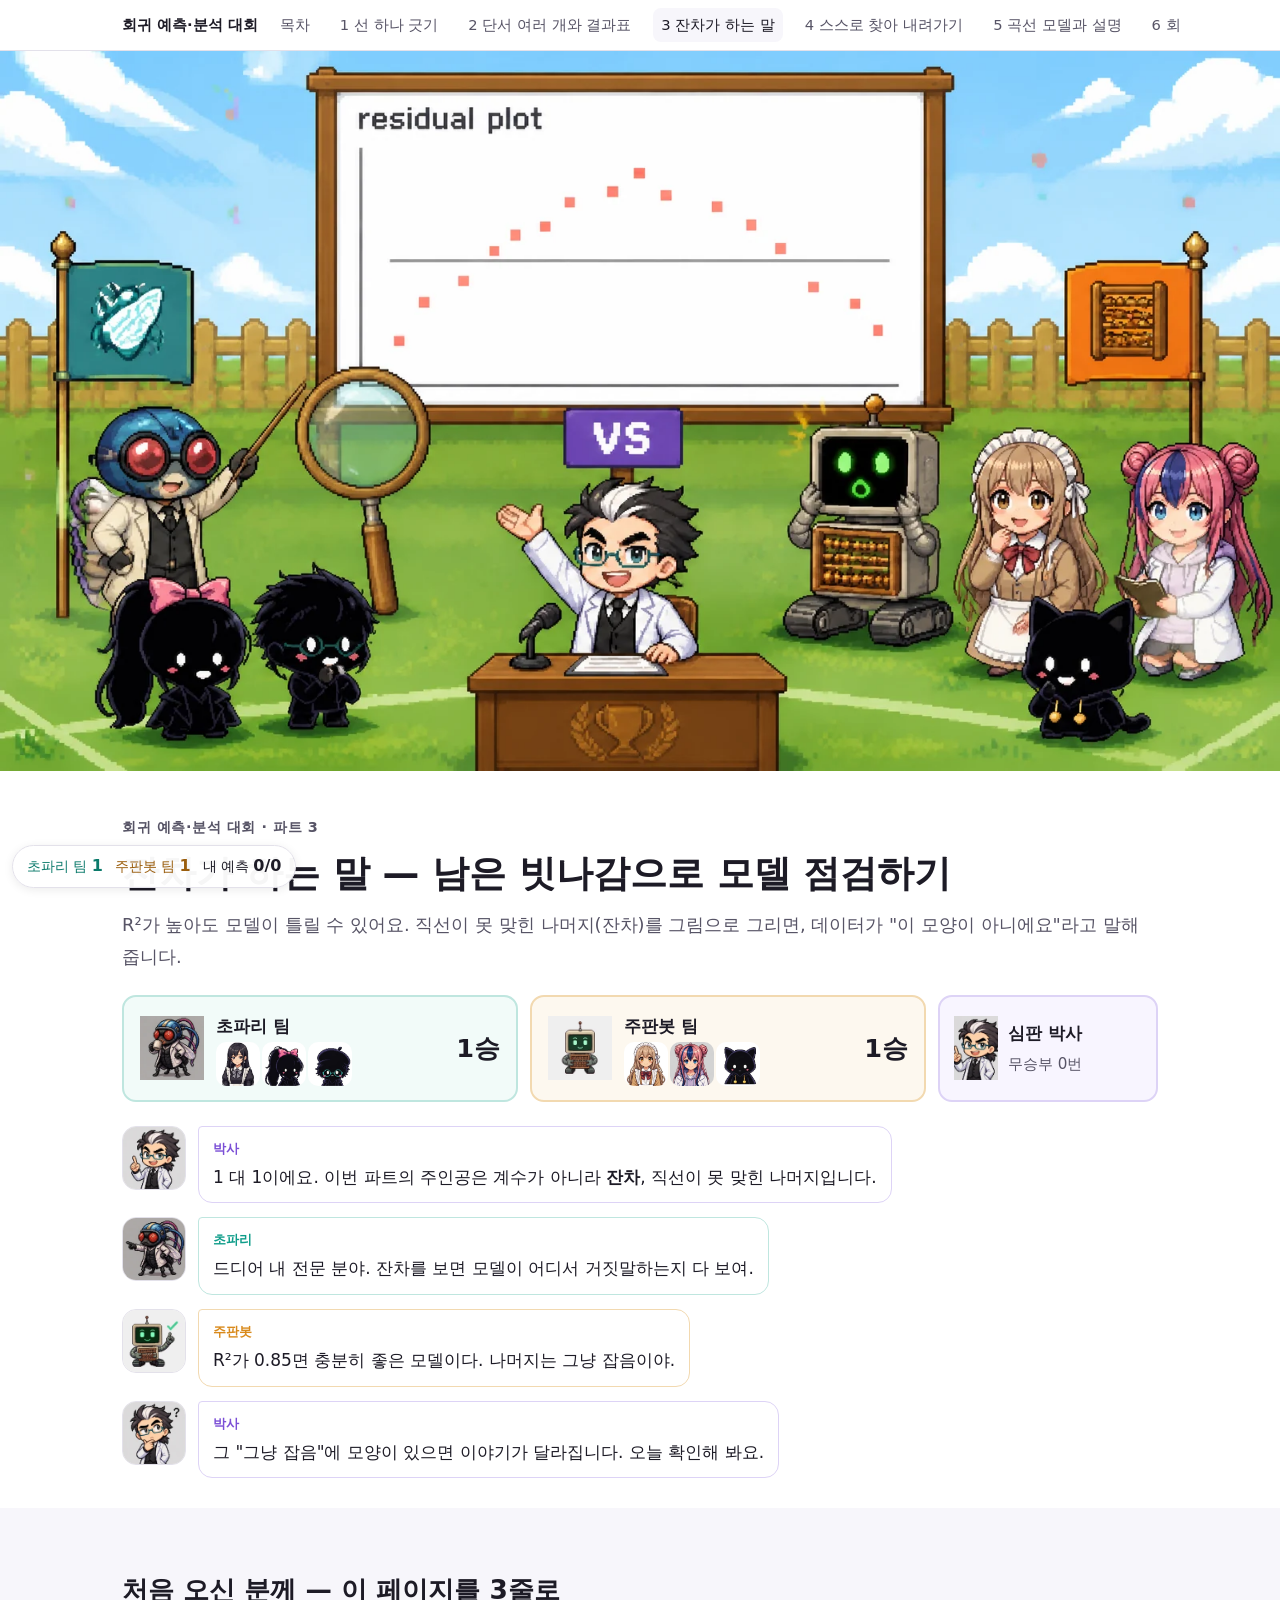
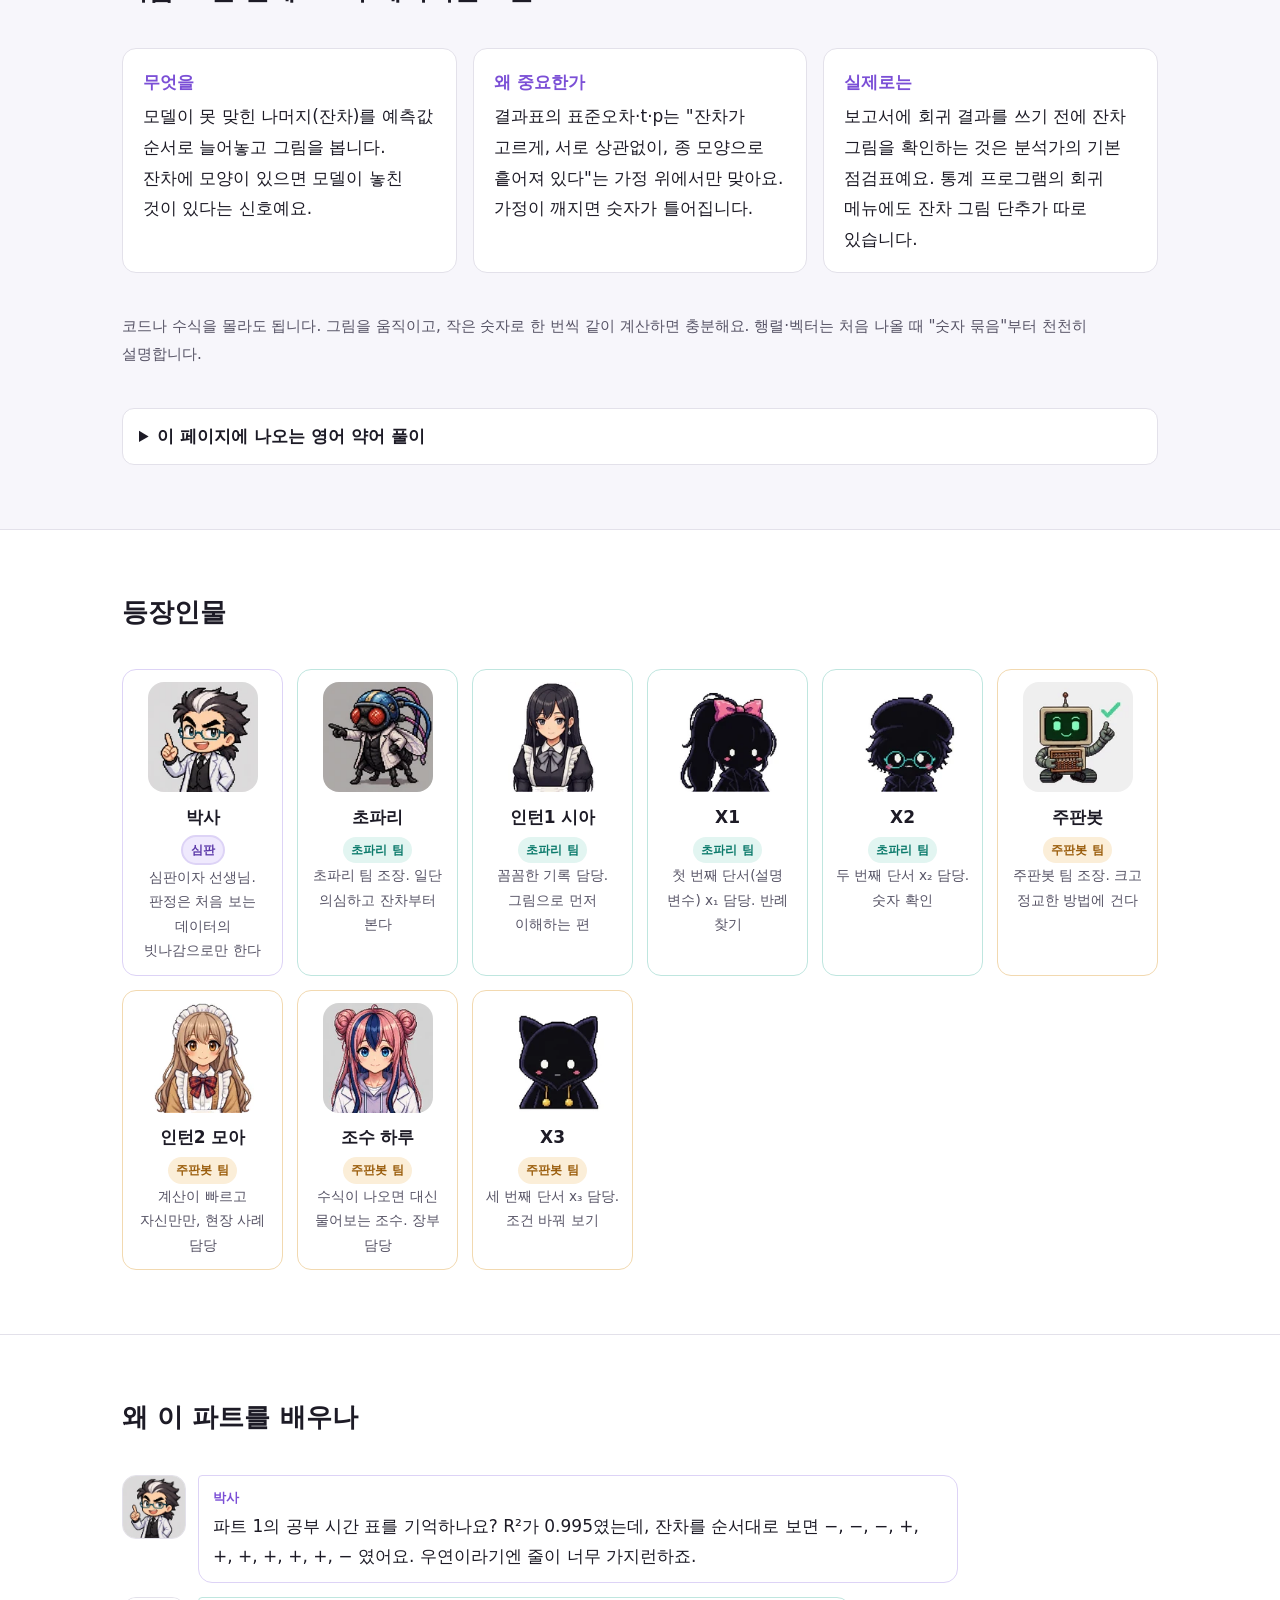
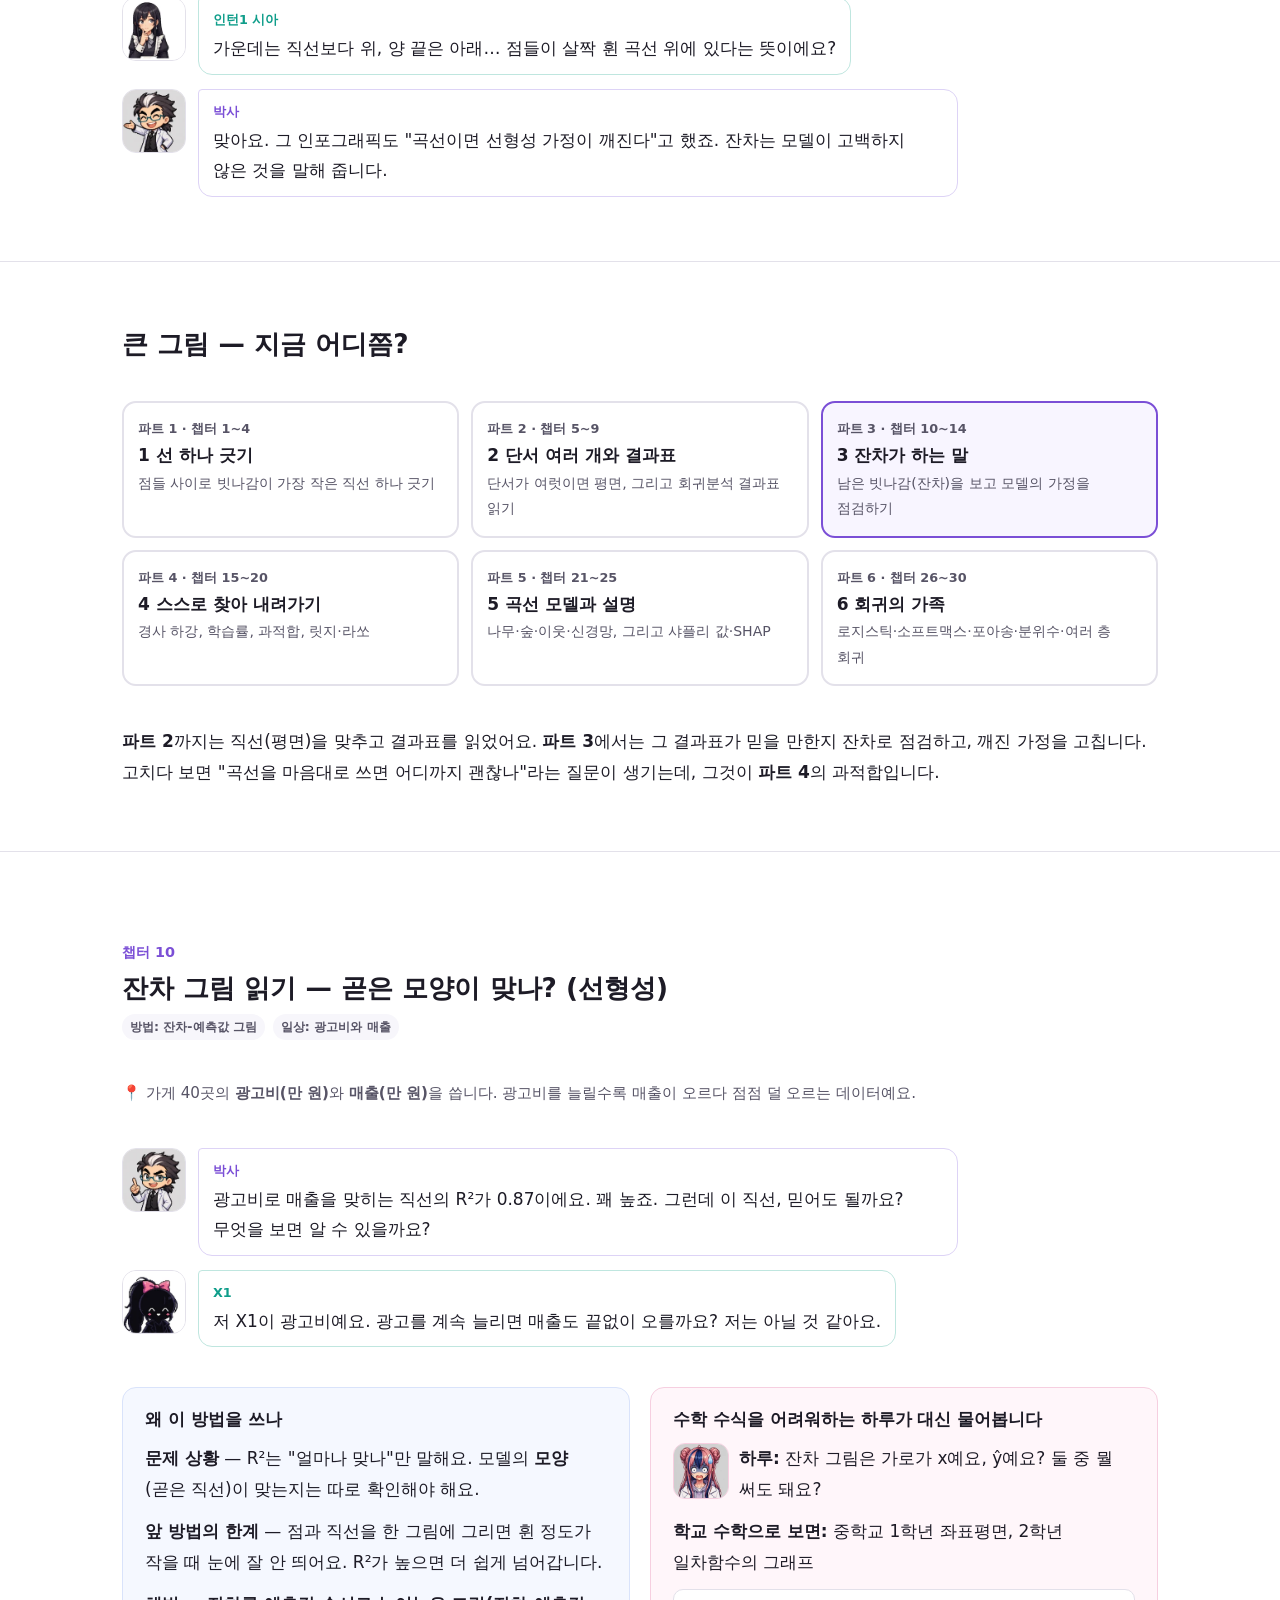
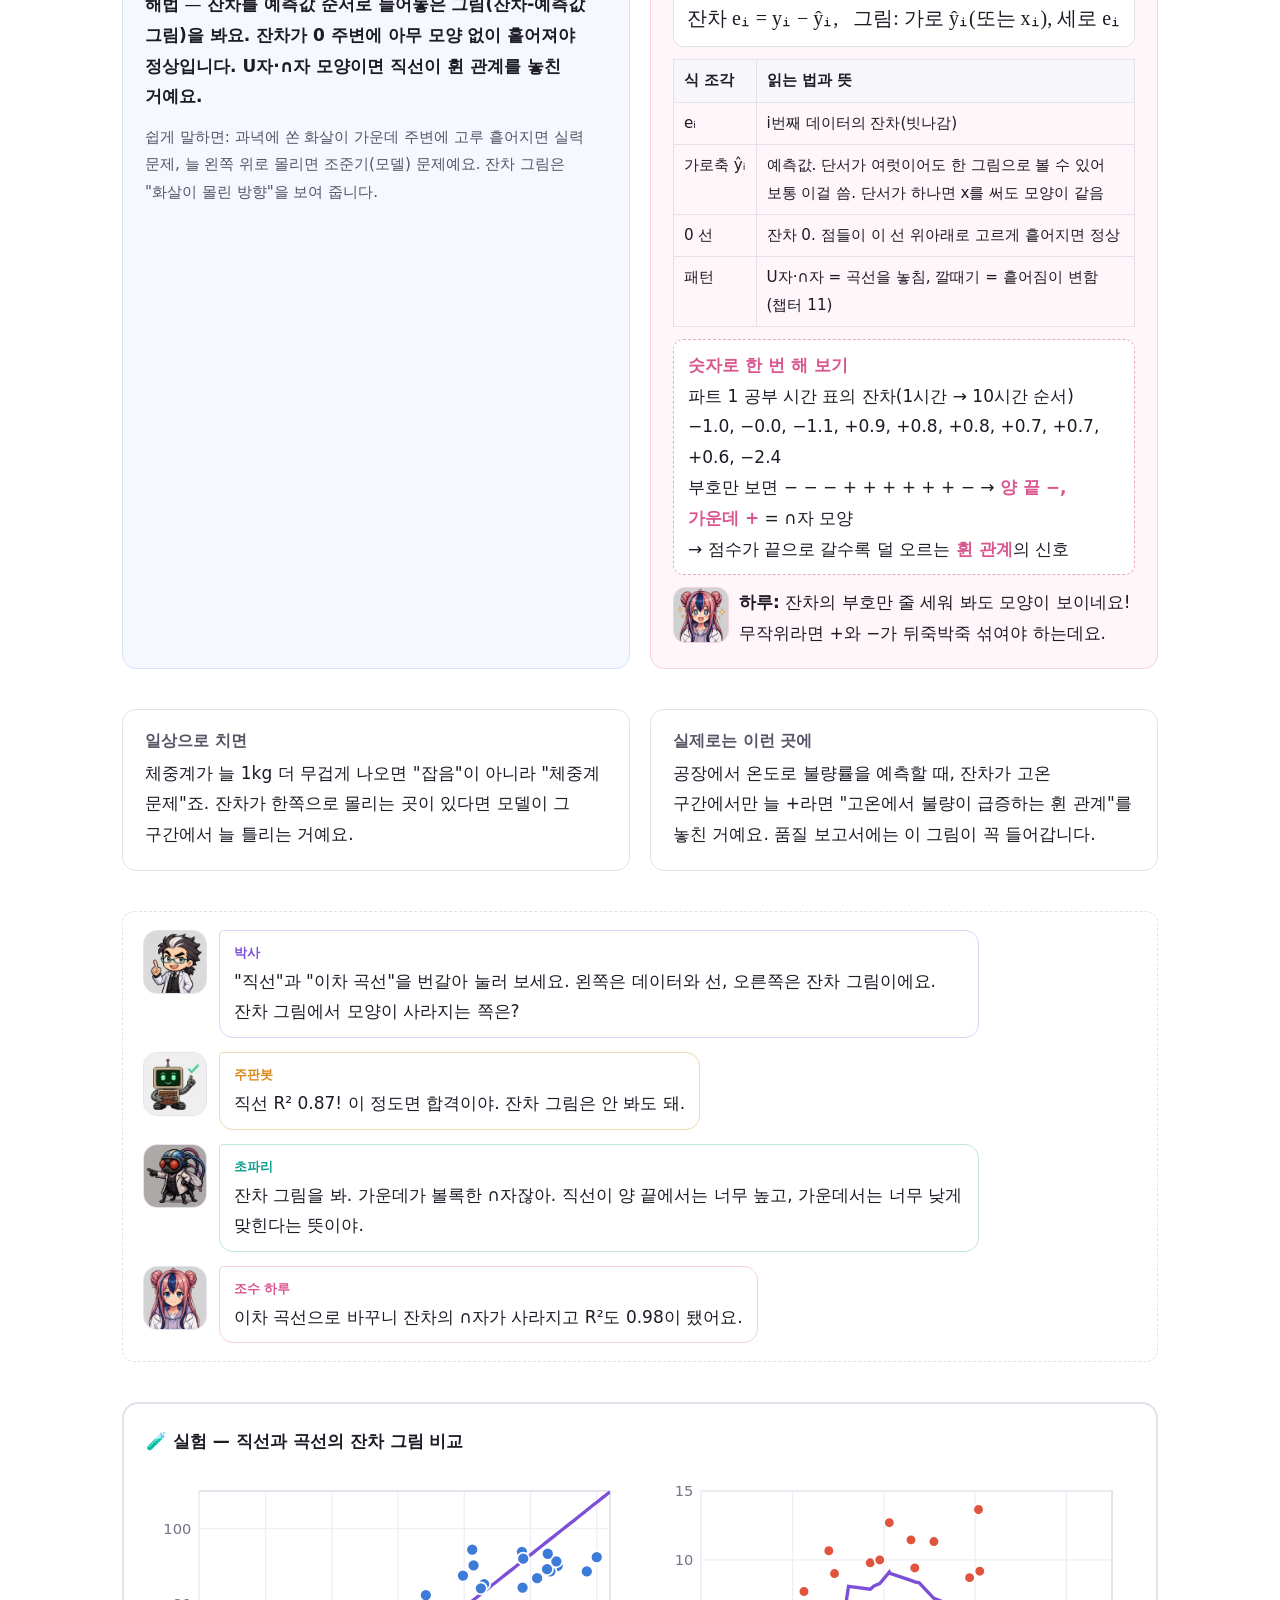
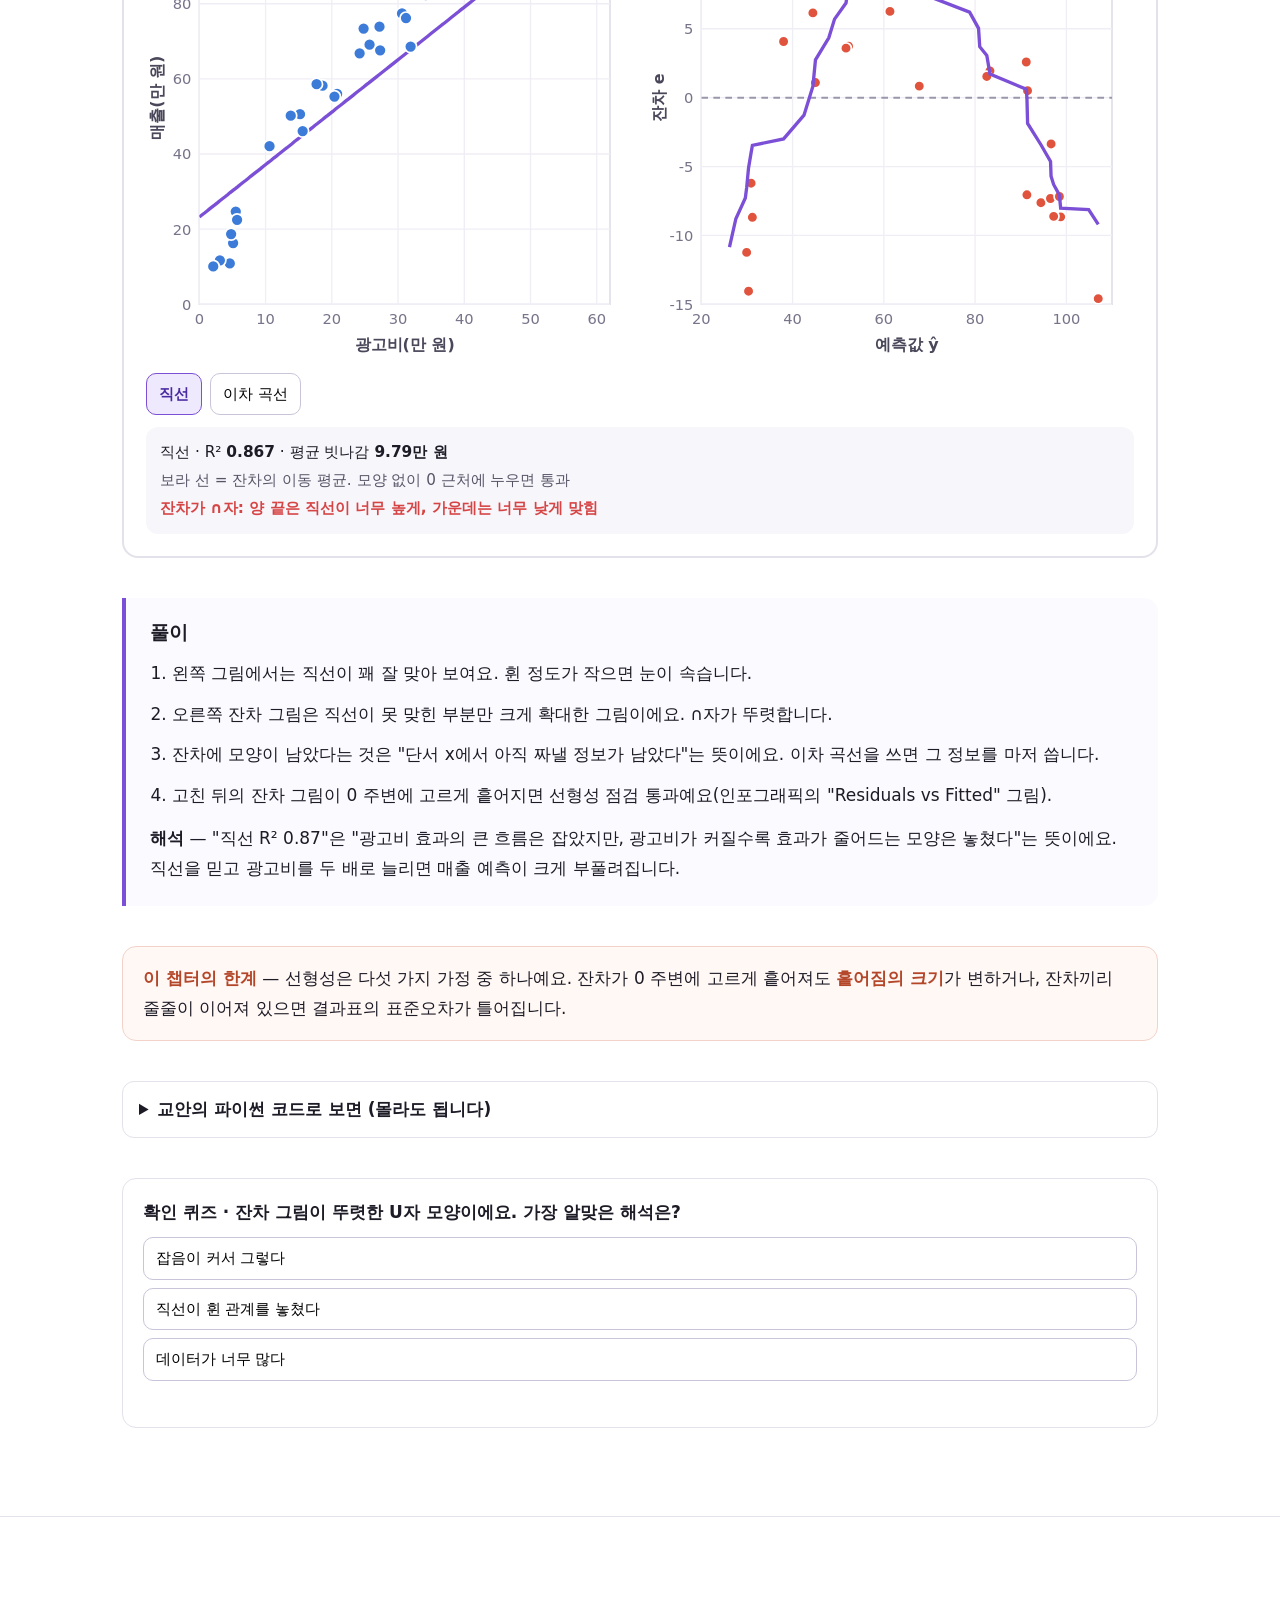
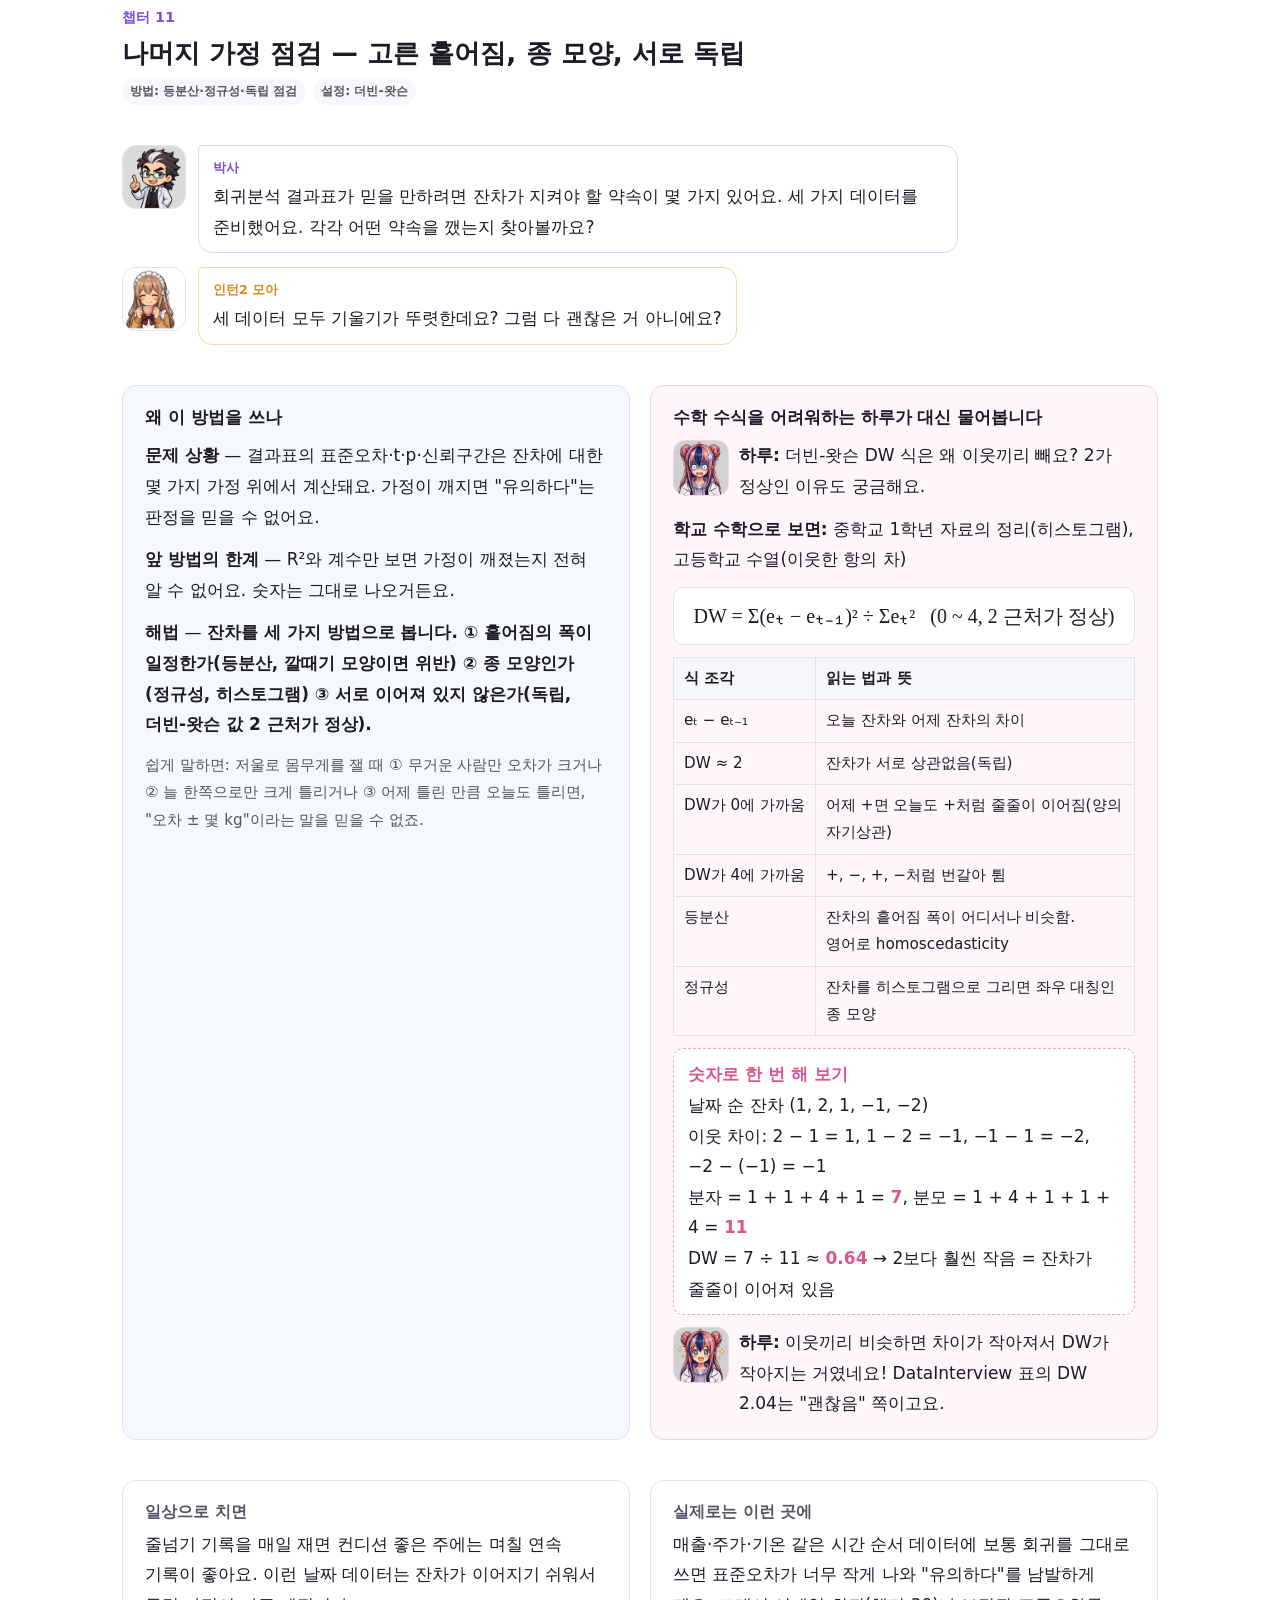
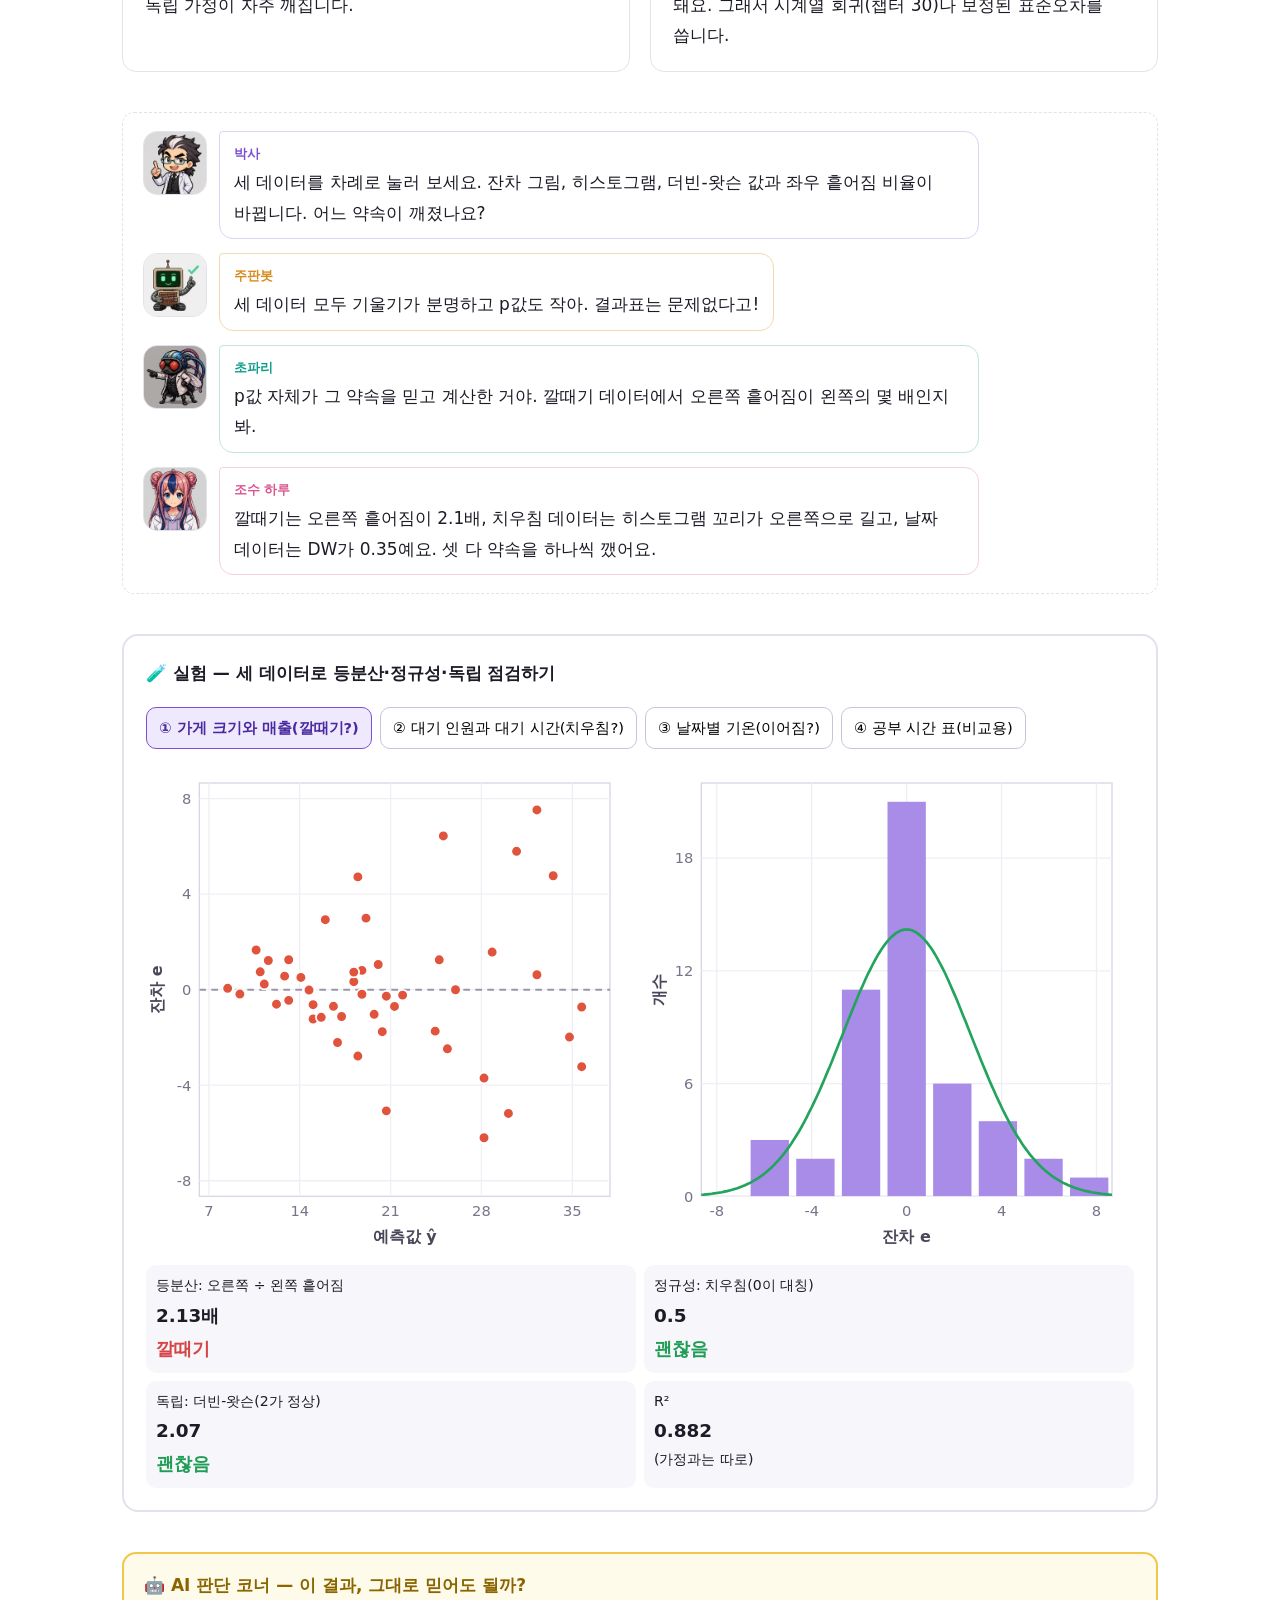
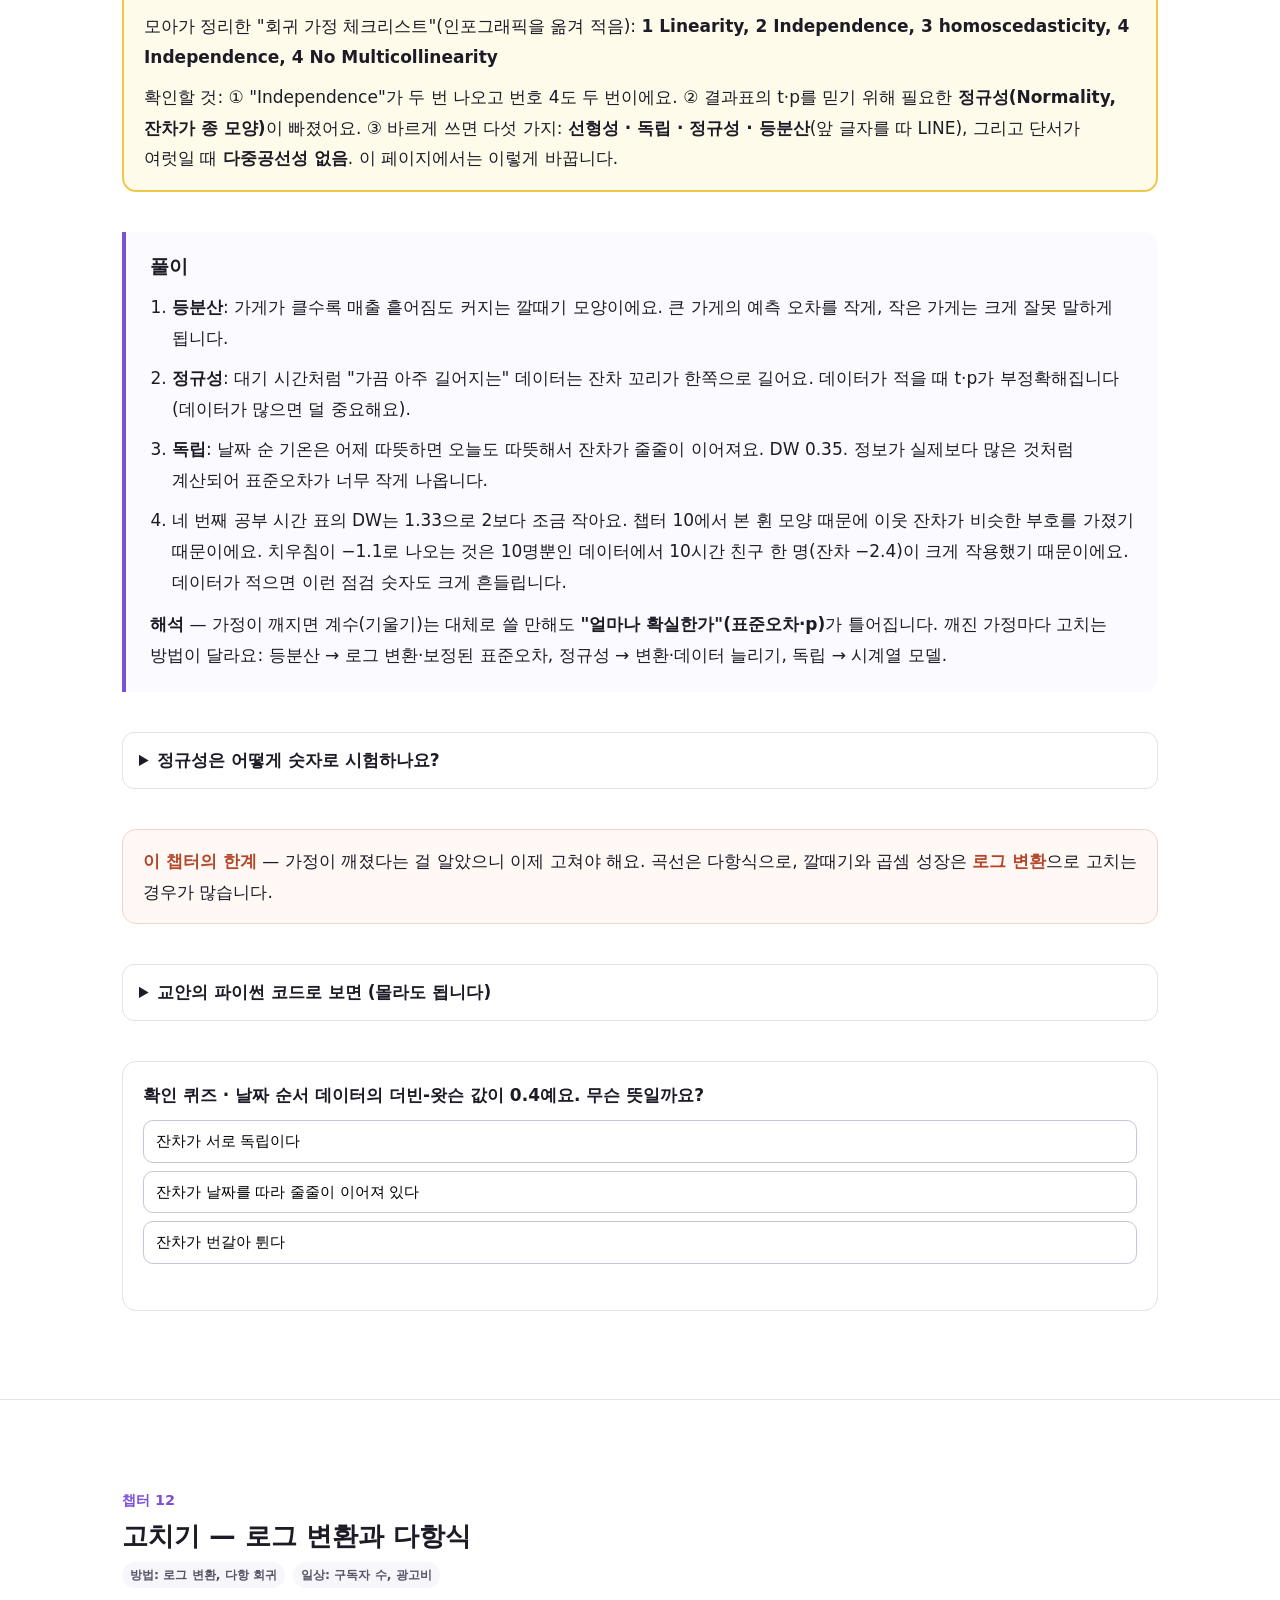
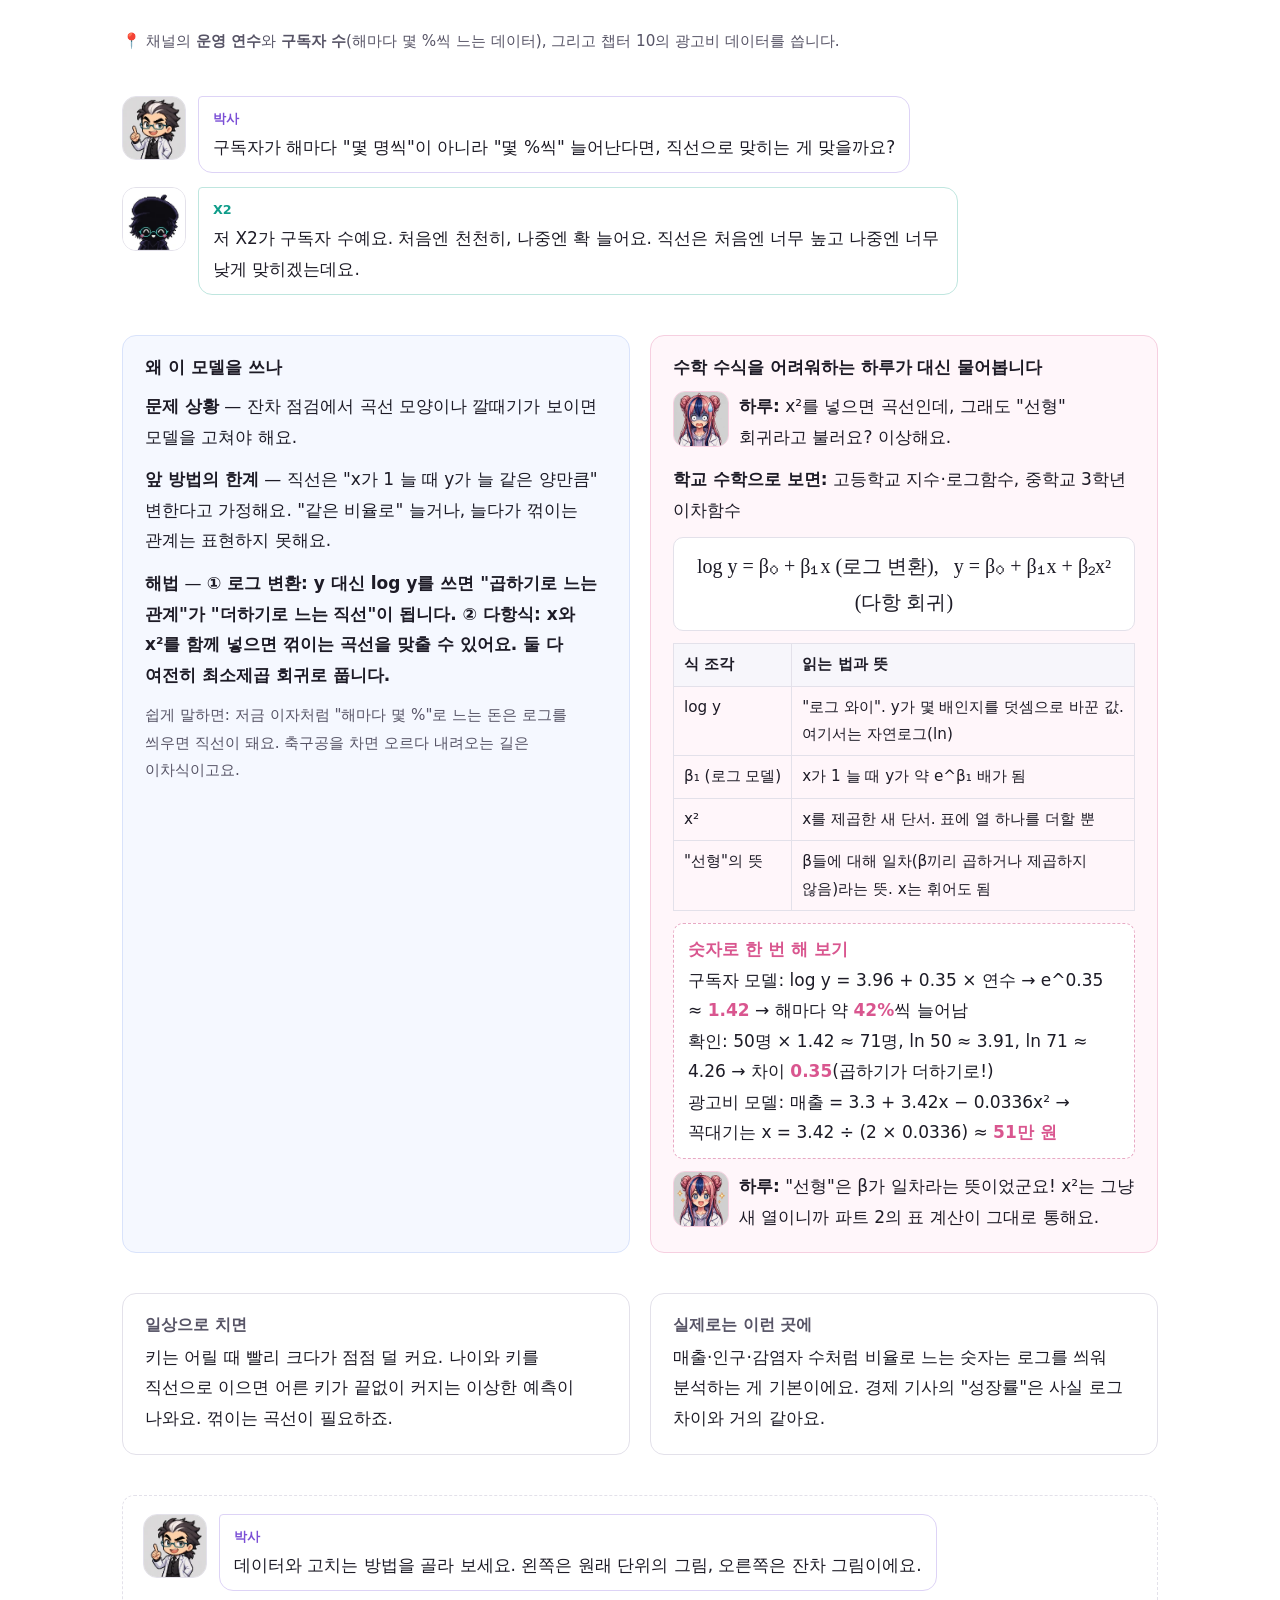
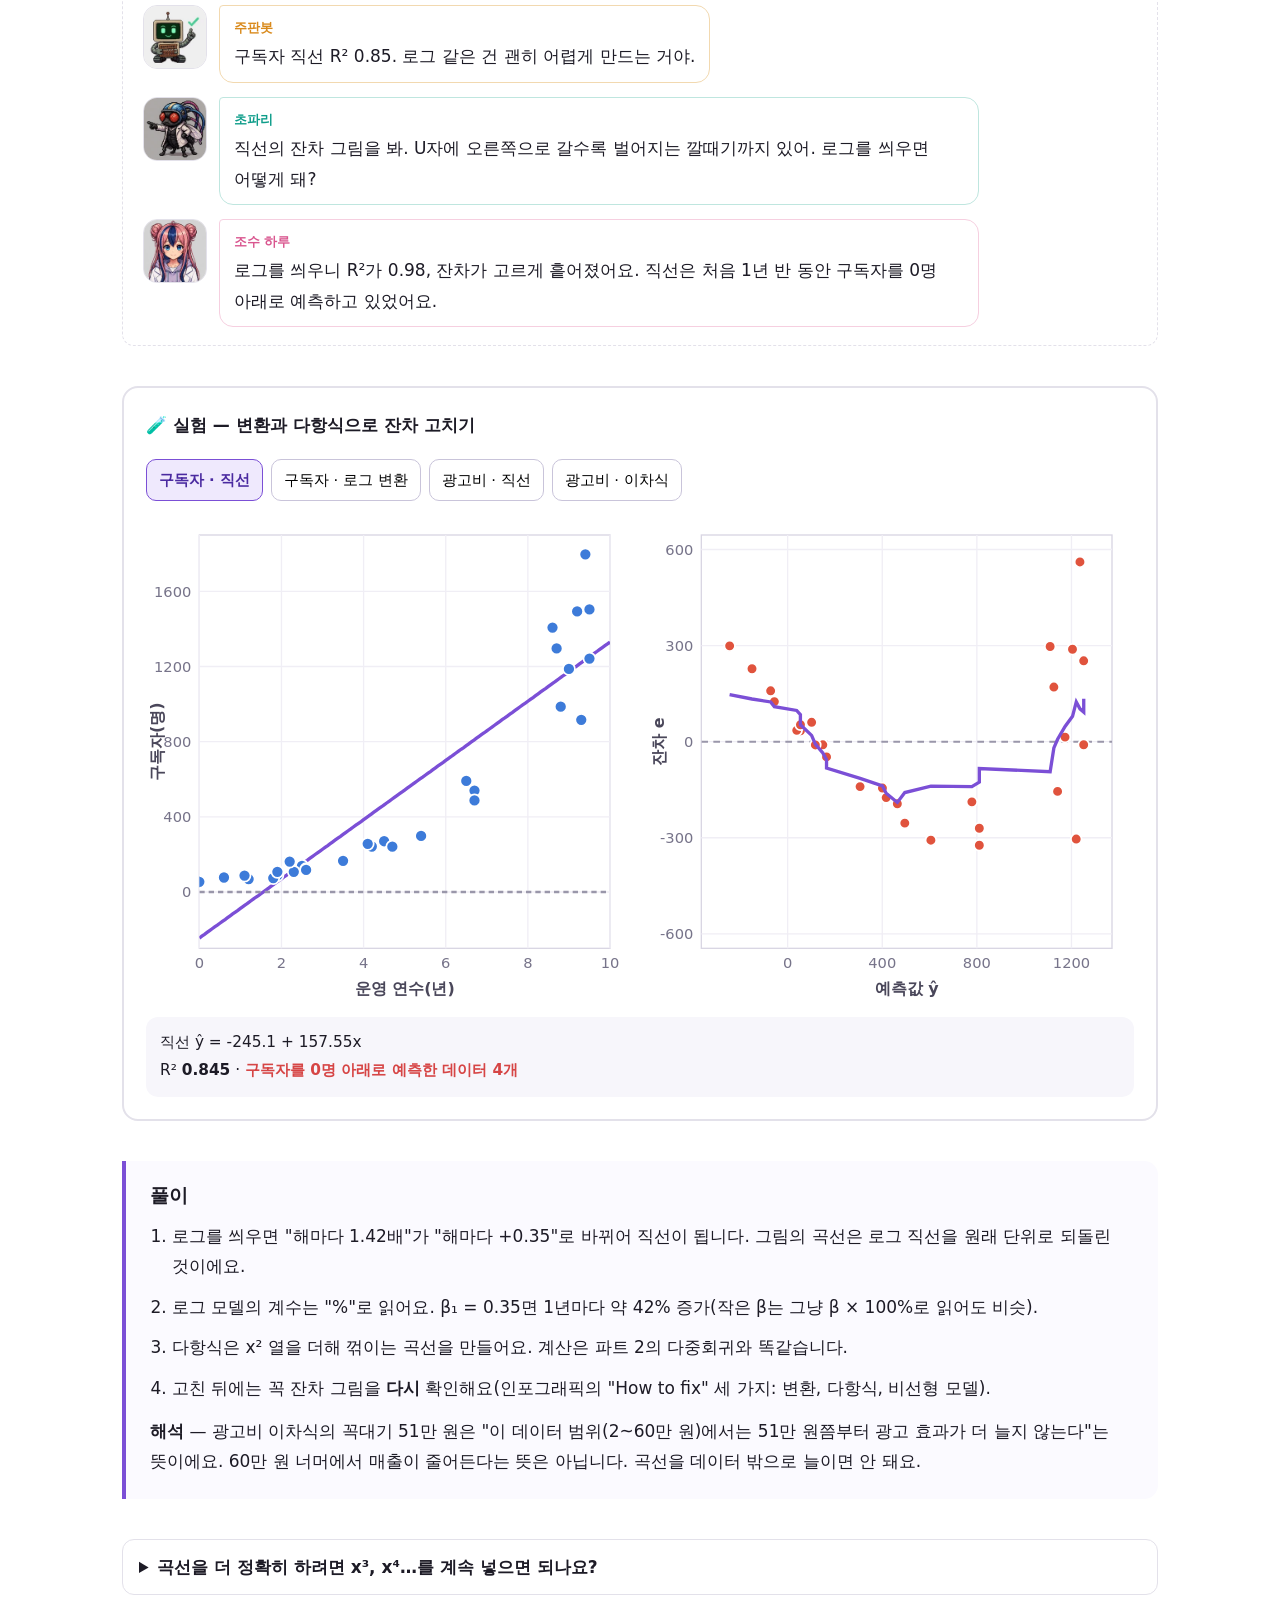
<file: part3_resid.html>
<!DOCTYPE html><html lang="ko"><head><meta charset="utf-8"><meta name="viewport" content="width=device-width,initial-scale=1">
<title>잔차가 하는 말 — 남은 빗나감으로 모델 점검하기 · 회귀 예측·분석 대회</title><meta name="description" content="행렬·벡터를 처음 배우는 분을 위한 회귀 해설 3편. 잔차 그림으로 선형성·등분산·정규성·독립 가정을 점검하고, 변환·다항식, 이상치·영향점, 심슨의 역설과 상관≠인과를 다룹니다."><meta name="author" content="안상선">
<meta property="og:title" content="잔차가 하는 말 — 남은 빗나감으로 모델 점검하기"><meta property="og:description" content="행렬·벡터를 처음 배우는 분을 위한 회귀 해설 3편. 잔차 그림으로 선형성·등분산·정규성·독립 가정을 점검하고, 변환·다항식, 이상치·영향점, 심슨의 역설과 상관≠인과를 다룹니다."><meta property="og:type" content="article">
<meta property="og:image" content="https://adminmrobo.github.io/Regression_model_lab_01/assets/img/og_part3.webp?v=8af06cb2"><meta property="og:url" content="https://adminmrobo.github.io/Regression_model_lab_01/part3_resid.html"><meta name="twitter:card" content="summary_large_image">
<meta name="citation_title" content="잔차가 하는 말 — 남은 빗나감으로 모델 점검하기"><meta name="citation_author" content="안상선"><meta name="citation_publication_date" content="2026/11/27">
<link rel="stylesheet" href="assets/engine.css?v=2"><script type="application/ld+json">{"@context": "https://schema.org", "@type": "LearningResource", "name": "잔차가 하는 말 — 남은 빗나감으로 모델 점검하기", "description": "행렬·벡터를 처음 배우는 분을 위한 회귀 해설 3편. 잔차 그림으로 선형성·등분산·정규성·독립 가정을 점검하고, 변환·다항식, 이상치·영향점, 심슨의 역설과 상관≠인과를 다룹니다.", "inLanguage": "ko", "educationalLevel": "입문", "creator": {"@type": "Person", "name": "안상선", "url": "https://adminmrobo.github.io/who_am_i/who_am_i.html", "affiliation": "(주)M-Robo 대표"}, "isPartOf": "회귀 예측·분석 대회", "url": "https://adminmrobo.github.io/Regression_model_lab_01/part3_resid.html"}</script></head><body><nav class="topnav" aria-label="시리즈 목차"><div class="wrap"><b>회귀 예측·분석 대회</b><a href="index.html" class="">목차</a><a href="part1_line.html" class="">1 선 하나 긋기</a><a href="part2_table.html" class="">2 단서 여러 개와 결과표</a><a href="part3_resid.html" class="on">3 잔차가 하는 말</a><a href="part4_learn.html" class="">4 스스로 찾아 내려가기</a><a href="part5_curve.html" class="">5 곡선 모델과 설명</a><a href="part6_family.html" class="">6 회귀의 가족</a><a href="practice/index.html" class="">실전 연습장</a></div></nav><figure class="cover"><picture><source type="image/webp" srcset="assets/img/cover_part3.webp?v=df370ff9"><img src="assets/img/cover_part3.png?v=7eedc719" alt="픽셀아트 운동장 칠판에 residual plot이라는 제목과 가운데가 볼록한 빨간 잔차 점들이 있다. 칠판 옆에 큰 돋보기가 서 있고, 초파리가 지휘봉으로 가리키며 주판봇은 놀란 얼굴이다" width="1920" height="1080"></picture></figure><header class="hero" id="top"><div class="wrap"><div class="kicker">회귀 예측·분석 대회 · 파트 3</div><h1>잔차가 하는 말 — 남은 빗나감으로 모델 점검하기</h1><p class="sub">R²가 높아도 모델이 틀릴 수 있어요. 직선이 못 맞힌 나머지(잔차)를 그림으로 그리면, 데이터가 "이 모양이 아니에요"라고 말해 줍니다.</p><div class="scoreboard">
<div class="team fly"><img class="px " data-spr="fly:smile" alt="" aria-hidden="true" width="64" height="64"><div><div class="nm">초파리 팀</div><div class="mem"><img class="px " data-spr="sia:smile" alt="" aria-hidden="true" width="64" height="64"><img class="px " data-spr="x1:smile" alt="" aria-hidden="true" width="64" height="64"><img class="px " data-spr="x2:smile" alt="" aria-hidden="true" width="64" height="64"></div></div><div class="pt" title="이긴 라운드">1승</div></div>
<div class="team robo"><img class="px " data-spr="robo:smile" alt="" aria-hidden="true" width="64" height="64"><div><div class="nm">주판봇 팀</div><div class="mem"><img class="px " data-spr="moa:smile" alt="" aria-hidden="true" width="64" height="64"><img class="px " data-spr="haru:smile" alt="" aria-hidden="true" width="64" height="64"><img class="px " data-spr="x3:smile" alt="" aria-hidden="true" width="64" height="64"></div></div><div class="pt" title="이긴 라운드">1승</div></div>
<div class="ref"><img class="px " data-spr="doc:smile" alt="" aria-hidden="true" width="64" height="64"><div><b>심판 박사</b><br><span class="note">무승부 0번</span></div></div></div><div style="margin-top:24px"><div class="dialog"><div class="say doc"><img class="px " data-spr="doc:smile" alt="" aria-hidden="true" width="64" height="64"><div><span class="who">박사</span>1 대 1이에요. 이번 파트의 주인공은 계수가 아니라 <b>잔차</b>, 직선이 못 맞힌 나머지입니다.</div></div><div class="say fly"><img class="px " data-spr="fly:point" alt="" aria-hidden="true" width="64" height="64"><div><span class="who">초파리</span>드디어 내 전문 분야. 잔차를 보면 모델이 어디서 거짓말하는지 다 보여.</div></div><div class="say robo"><img class="px " data-spr="robo:firm" alt="" aria-hidden="true" width="64" height="64"><div><span class="who">주판봇</span>R²가 0.85면 충분히 좋은 모델이다. 나머지는 그냥 잡음이야.</div></div><div class="say doc"><img class="px " data-spr="doc:think" alt="" aria-hidden="true" width="64" height="64"><div><span class="who">박사</span>그 "그냥 잡음"에 모양이 있으면 이야기가 달라집니다. 오늘 확인해 봐요.</div></div></div></div></div></header><section class="sec" id="plain"><div class="wrap stack"><h2>처음 오신 분께 — 이 페이지를 3줄로</h2>
<div class="three"><div><b>무엇을</b>모델이 못 맞힌 나머지(잔차)를 예측값 순서로 늘어놓고 그림을 봅니다. 잔차에 모양이 있으면 모델이 놓친 것이 있다는 신호예요.</div><div><b>왜 중요한가</b>결과표의 표준오차·t·p는 "잔차가 고르게, 서로 상관없이, 종 모양으로 흩어져 있다"는 가정 위에서만 맞아요. 가정이 깨지면 숫자가 틀어집니다.</div><div><b>실제로는</b>보고서에 회귀 결과를 쓰기 전에 잔차 그림을 확인하는 것은 분석가의 기본 점검표예요. 통계 프로그램의 회귀 메뉴에도 잔차 그림 단추가 따로 있습니다.</div></div>
<p class="note">코드나 수식을 몰라도 됩니다. 그림을 움직이고, 작은 숫자로 한 번씩 같이 계산하면 충분해요. 행렬·벡터는 처음 나올 때 "숫자 묶음"부터 천천히 설명합니다.</p>
<details class="abbr"><summary>이 페이지에 나오는 영어 약어 풀이</summary><dl class="abbr"><dt>R²</dt><dd><b>결정계수</b> — R-squared. 데이터가 흩어진 정도 중 모델이 설명한 비율. 0~1</dd><dt>RMSE</dt><dd><b>평균 빗나감(제곱근 평균 제곱오차)</b> — Root Mean Squared Error. 빗나감을 제곱해 평균 내고 루트를 씌운 값. 원래 단위로 "평균 몇 개쯤 빗나가나"</dd><dt>OLS</dt><dd><b>보통 최소제곱</b> — Ordinary Least Squares. 잔차(빗나감)를 제곱해 더한 값이 가장 작은 직선·평면을 찾는 방법</dd></dl></details></div></section><section class="sec" id="cast"><div class="wrap stack"><h2>등장인물</h2><div class="cast"><div class="c ref"><img class="px " data-spr="doc:smile" alt="" aria-hidden="true" width="64" height="64"><div><b>박사</b></div><span class="tag ref">심판</span><div class="r">심판이자 선생님. 판정은 처음 보는 데이터의 빗나감으로만 한다</div></div><div class="c fly"><img class="px " data-spr="fly:point" alt="" aria-hidden="true" width="64" height="64"><div><b>초파리</b></div><span class="tag fly">초파리 팀</span><div class="r">초파리 팀 조장. 일단 의심하고 잔차부터 본다</div></div><div class="c fly"><img class="px " data-spr="sia:smile" alt="" aria-hidden="true" width="64" height="64"><div><b>인턴1 시아</b></div><span class="tag fly">초파리 팀</span><div class="r">꼼꼼한 기록 담당. 그림으로 먼저 이해하는 편</div></div><div class="c fly"><img class="px " data-spr="x1:smile" alt="" aria-hidden="true" width="64" height="64"><div><b>X1</b></div><span class="tag fly">초파리 팀</span><div class="r">첫 번째 단서(설명 변수) x₁ 담당. 반례 찾기</div></div><div class="c fly"><img class="px " data-spr="x2:smile" alt="" aria-hidden="true" width="64" height="64"><div><b>X2</b></div><span class="tag fly">초파리 팀</span><div class="r">두 번째 단서 x₂ 담당. 숫자 확인</div></div><div class="c robo"><img class="px " data-spr="robo:firm" alt="" aria-hidden="true" width="64" height="64"><div><b>주판봇</b></div><span class="tag robo">주판봇 팀</span><div class="r">주판봇 팀 조장. 크고 정교한 방법에 건다</div></div><div class="c robo"><img class="px " data-spr="moa:smile" alt="" aria-hidden="true" width="64" height="64"><div><b>인턴2 모아</b></div><span class="tag robo">주판봇 팀</span><div class="r">계산이 빠르고 자신만만, 현장 사례 담당</div></div><div class="c robo"><img class="px " data-spr="haru:smile" alt="" aria-hidden="true" width="64" height="64"><div><b>조수 하루</b></div><span class="tag robo">주판봇 팀</span><div class="r">수식이 나오면 대신 물어보는 조수. 장부 담당</div></div><div class="c robo"><img class="px " data-spr="x3:smile" alt="" aria-hidden="true" width="64" height="64"><div><b>X3</b></div><span class="tag robo">주판봇 팀</span><div class="r">세 번째 단서 x₃ 담당. 조건 바꿔 보기</div></div></div></div></section><section class="sec" id="why"><div class="wrap stack"><h2>왜 이 파트를 배우나</h2><div class="dialog">
<div class="say doc"><img class="px" data-spr="doc:smile" alt="" aria-hidden="true"><div><span class="who">박사</span>파트 1의 공부 시간 표를 기억하나요? R²가 0.995였는데, 잔차를 순서대로 보면 −, −, −, +, +, +, +, +, +, − 였어요. 우연이라기엔 줄이 너무 가지런하죠.</div></div>
<div class="say sia"><img class="px" data-spr="sia:think" alt="" aria-hidden="true"><div><span class="who">인턴1 시아</span>가운데는 직선보다 위, 양 끝은 아래… 점들이 살짝 휜 곡선 위에 있다는 뜻이에요?</div></div>
<div class="say doc"><img class="px" data-spr="doc:point" alt="" aria-hidden="true"><div><span class="who">박사</span>맞아요. 그 인포그래픽도 "곡선이면 선형성 가정이 깨진다"고 했죠. 잔차는 모델이 고백하지 않은 것을 말해 줍니다.</div></div></div></div></section><section class="sec" id="map"><div class="wrap stack"><h2>큰 그림 — 지금 어디쯤?</h2><div class="map"><a href="part1_line.html" class=""><div class="n">파트 1 · 챕터 1~4</div><div class="t">1 선 하나 긋기</div><div class="d">점들 사이로 빗나감이 가장 작은 직선 하나 긋기</div></a><a href="part2_table.html" class=""><div class="n">파트 2 · 챕터 5~9</div><div class="t">2 단서 여러 개와 결과표</div><div class="d">단서가 여럿이면 평면, 그리고 회귀분석 결과표 읽기</div></a><a href="part3_resid.html" class="here"><div class="n">파트 3 · 챕터 10~14</div><div class="t">3 잔차가 하는 말</div><div class="d">남은 빗나감(잔차)을 보고 모델의 가정을 점검하기</div></a><a href="part4_learn.html" class=""><div class="n">파트 4 · 챕터 15~20</div><div class="t">4 스스로 찾아 내려가기</div><div class="d">경사 하강, 학습률, 과적합, 릿지·라쏘</div></a><a href="part5_curve.html" class=""><div class="n">파트 5 · 챕터 21~25</div><div class="t">5 곡선 모델과 설명</div><div class="d">나무·숲·이웃·신경망, 그리고 샤플리 값·SHAP</div></a><a href="part6_family.html" class=""><div class="n">파트 6 · 챕터 26~30</div><div class="t">6 회귀의 가족</div><div class="d">로지스틱·소프트맥스·포아송·분위수·여러 층 회귀</div></a></div><p><b>파트 2</b>까지는 직선(평면)을 맞추고 결과표를 읽었어요. <b>파트 3</b>에서는 그 결과표가 믿을 만한지 잔차로 점검하고, 깨진 가정을 고칩니다. 고치다 보면 "곡선을 마음대로 쓰면 어디까지 괜찮나"라는 질문이 생기는데, 그것이 <b>파트 4</b>의 과적합입니다.</p></div></section><section class="level" id="ch10"><div class="wrap stack"><div class="lvhead"><div class="num">챕터 10</div><h2>잔차 그림 읽기 — 곧은 모양이 맞나? (선형성)</h2><div class="tags"><span class="tag">방법: 잔차-예측값 그림</span><span class="tag">일상: 광고비와 매출</span></div></div><p class="note">📍 가게 40곳의 <b>광고비(만 원)</b>와 <b>매출(만 원)</b>을 씁니다. 광고비를 늘릴수록 매출이 오르다 점점 덜 오르는 데이터예요.</p><div class="dialog"><div class="say doc"><img class="px " data-spr="doc:smile" alt="" aria-hidden="true" width="64" height="64"><div><span class="who">박사</span>광고비로 매출을 맞히는 직선의 R²가 0.87이에요. 꽤 높죠. 그런데 이 직선, 믿어도 될까요? 무엇을 보면 알 수 있을까요?</div></div><div class="say x1"><img class="px " data-spr="x1:happy" alt="" aria-hidden="true" width="64" height="64"><div><span class="who">X1</span>저 X1이 광고비예요. 광고를 계속 늘리면 매출도 끝없이 오를까요? 저는 아닐 것 같아요.</div></div></div><div class="easy"><div class="ez-why"><h3>왜 이 방법을 쓰나</h3>
<p><b>문제 상황</b> — R²는 "얼마나 맞나"만 말해요. 모델의 <b>모양</b>(곧은 직선)이 맞는지는 따로 확인해야 해요.</p><p><b>앞 방법의 한계</b> — 점과 직선을 한 그림에 그리면 휜 정도가 작을 때 눈에 잘 안 띄어요. R²가 높으면 더 쉽게 넘어갑니다.</p><p><b>해법</b> — <b><b>잔차를 예측값 순서로</b> 늘어놓은 그림(잔차-예측값 그림)을 봐요. 잔차가 0 주변에 <b>아무 모양 없이</b> 흩어져야 정상입니다. U자·∩자 모양이면 직선이 휜 관계를 놓친 거예요.</b></p><p class="note">쉽게 말하면: 과녁에 쏜 화살이 가운데 주변에 고루 흩어지면 실력 문제, 늘 왼쪽 위로 몰리면 조준기(모델) 문제예요. 잔차 그림은 "화살이 몰린 방향"을 보여 줍니다.</p></div><div class="ez-math"><h3>수학 수식을 어려워하는 하루가 대신 물어봅니다</h3>
<div class="ask"><img class="px " data-spr="haru:shock" alt="" aria-hidden="true" width="64" height="64"><p><b>하루:</b> 잔차 그림은 가로가 x예요, ŷ예요? 둘 중 뭘 써도 돼요?</p></div>
<p><b>학교 수학으로 보면:</b> 중학교 1학년 좌표평면, 2학년 일차함수의 그래프</p>
<div class="eqn">잔차 eᵢ = yᵢ − ŷᵢ, &nbsp; 그림: 가로 ŷᵢ(또는 xᵢ), 세로 eᵢ</div>
<div class="tbl"><table><tr><th>식 조각</th><th>읽는 법과 뜻</th></tr><tr><td class="eqc">eᵢ</td><td>i번째 데이터의 잔차(빗나감)</td></tr><tr><td class="eqc">가로축 ŷᵢ</td><td>예측값. 단서가 여럿이어도 한 그림으로 볼 수 있어 보통 이걸 씀. 단서가 하나면 x를 써도 모양이 같음</td></tr><tr><td class="eqc">0 선</td><td>잔차 0. 점들이 이 선 위아래로 고르게 흩어지면 정상</td></tr><tr><td class="eqc">패턴</td><td>U자·∩자 = 곡선을 놓침, 깔때기 = 흩어짐이 변함(챕터 11)</td></tr></table></div>
<div class="try"><b>숫자로 한 번 해 보기</b><br>파트 1 공부 시간 표의 잔차(1시간 → 10시간 순서)<br>−1.0, −0.0, −1.1, +0.9, +0.8, +0.8, +0.7, +0.7, +0.6, −2.4<br>부호만 보면 − − − + + + + + + − → <b>양 끝 −, 가운데 +</b> = ∩자 모양<br>→ 점수가 끝으로 갈수록 덜 오르는 <b>휜 관계</b>의 신호</div>
<div class="ask"><img class="px " data-spr="haru:spark" alt="" aria-hidden="true" width="64" height="64"><p><b>하루:</b> 잔차의 부호만 줄 세워 봐도 모양이 보이네요! 무작위라면 +와 −가 뒤죽박죽 섞여야 하는데요.</p></div></div></div><div class="pair"><div><h3>일상으로 치면</h3>체중계가 늘 1kg 더 무겁게 나오면 "잡음"이 아니라 "체중계 문제"죠. 잔차가 한쪽으로 몰리는 곳이 있다면 모델이 그 구간에서 늘 틀리는 거예요.</div><div><h3>실제로는 이런 곳에</h3>공장에서 온도로 불량률을 예측할 때, 잔차가 고온 구간에서만 늘 +라면 "고온에서 불량이 급증하는 휜 관계"를 놓친 거예요. 품질 보고서에는 이 그림이 꼭 들어갑니다.</div></div><div class="dialog lvtalk"><div class="say doc"><img class="px " data-spr="doc:smile" alt="" aria-hidden="true" width="64" height="64"><div><span class="who">박사</span>"직선"과 "이차 곡선"을 번갈아 눌러 보세요. 왼쪽은 데이터와 선, 오른쪽은 잔차 그림이에요. 잔차 그림에서 모양이 사라지는 쪽은?</div></div><div class="say robo"><img class="px " data-spr="robo:firm" alt="" aria-hidden="true" width="64" height="64"><div><span class="who">주판봇</span>직선 R² 0.87! 이 정도면 합격이야. 잔차 그림은 안 봐도 돼.</div></div><div class="say fly"><img class="px " data-spr="fly:point" alt="" aria-hidden="true" width="64" height="64"><div><span class="who">초파리</span>잔차 그림을 봐. 가운데가 볼록한 ∩자잖아. 직선이 양 끝에서는 너무 높고, 가운데서는 너무 낮게 맞힌다는 뜻이야.</div></div><div class="say haru"><img class="px " data-spr="haru:smile" alt="" aria-hidden="true" width="64" height="64"><div><span class="who">조수 하루</span>이차 곡선으로 바꾸니 잔차의 ∩자가 사라지고 R²도 0.98이 됐어요.</div></div></div><div class="panel" id="ch10-panel"><div class="ptitle">🧪 실험 — 직선과 곡선의 잔차 그림 비교</div><div class="row"><div class="plot" id="p10"></div><div class="plot" id="p10r"></div></div><div class="row"><div class="ctrl"><div class="btns"><button type="button" id="b10a" class="on">직선</button><button type="button" id="b10b">이차 곡선</button></div><div class="read" id="r10"></div></div></div></div><div class="explain"><h3>풀이</h3><ol><li>왼쪽 그림에서는 직선이 꽤 잘 맞아 보여요. 휜 정도가 작으면 눈이 속습니다.</li><li>오른쪽 잔차 그림은 직선이 못 맞힌 부분만 크게 확대한 그림이에요. ∩자가 뚜렷합니다.</li><li>잔차에 모양이 남았다는 것은 "단서 x에서 아직 짜낼 정보가 남았다"는 뜻이에요. 이차 곡선을 쓰면 그 정보를 마저 씁니다.</li><li>고친 뒤의 잔차 그림이 0 주변에 고르게 흩어지면 선형성 점검 통과예요(인포그래픽의 "Residuals vs Fitted" 그림).</li></ol><p><b>해석</b> — "직선 R² 0.87"은 "광고비 효과의 큰 흐름은 잡았지만, 광고비가 커질수록 효과가 줄어드는 모양은 놓쳤다"는 뜻이에요. 직선을 믿고 광고비를 두 배로 늘리면 매출 예측이 크게 부풀려집니다.</p></div><div class="limit"><b>이 챕터의 한계</b> — 선형성은 다섯 가지 가정 중 하나예요. 잔차가 0 주변에 고르게 흩어져도 <b>흩어짐의 크기</b>가 변하거나, 잔차끼리 줄줄이 이어져 있으면 결과표의 표준오차가 틀어집니다.</div><details class="code"><summary>교안의 파이썬 코드로 보면 (몰라도 됩니다)</summary><dl class="codemap"><dt>import matplotlib.pyplot as plt</dt><dd>그림 도구</dd><dt>plt.scatter(m.fittedvalues, m.resid); plt.axhline(0)</dt><dd>잔차-예측값 그림 그리기</dd><dt>sm.OLS(y, sm.add_constant(np.column_stack([x, x**2]))).fit()</dt><dd>x와 x²를 함께 넣어 이차 곡선 맞추기</dd></dl></details><div class="quiz" id="ch10-quiz" data-ans="1" data-ok="모양이 남은 잔차는 모델이 놓친 구조예요. 곡선(다항식)이나 변환을 생각해 봐요." data-no="잔차가 아무 모양 없이 흩어져야 정상이에요. 모양이 있다는 건 무엇을 뜻할까요?"><div class="q">확인 퀴즈 · 잔차 그림이 뚜렷한 U자 모양이에요. 가장 알맞은 해석은?</div><div class="opts"><button type="button">잡음이 커서 그렇다</button><button type="button">직선이 휜 관계를 놓쳤다</button><button type="button">데이터가 너무 많다</button></div><div class="fb" aria-live="polite"></div></div></div></section><section class="level" id="ch11"><div class="wrap stack"><div class="lvhead"><div class="num">챕터 11</div><h2>나머지 가정 점검 — 고른 흩어짐, 종 모양, 서로 독립</h2><div class="tags"><span class="tag">방법: 등분산·정규성·독립 점검</span><span class="tag">설정: 더빈-왓슨</span></div></div><div class="dialog"><div class="say doc"><img class="px " data-spr="doc:smile" alt="" aria-hidden="true" width="64" height="64"><div><span class="who">박사</span>회귀분석 결과표가 믿을 만하려면 잔차가 지켜야 할 약속이 몇 가지 있어요. 세 가지 데이터를 준비했어요. 각각 어떤 약속을 깼는지 찾아볼까요?</div></div><div class="say moa"><img class="px " data-spr="moa:happy" alt="" aria-hidden="true" width="64" height="64"><div><span class="who">인턴2 모아</span>세 데이터 모두 기울기가 뚜렷한데요? 그럼 다 괜찮은 거 아니에요?</div></div></div><div class="easy"><div class="ez-why"><h3>왜 이 방법을 쓰나</h3>
<p><b>문제 상황</b> — 결과표의 표준오차·t·p·신뢰구간은 잔차에 대한 몇 가지 가정 위에서 계산돼요. 가정이 깨지면 "유의하다"는 판정을 믿을 수 없어요.</p><p><b>앞 방법의 한계</b> — R²와 계수만 보면 가정이 깨졌는지 전혀 알 수 없어요. 숫자는 그대로 나오거든요.</p><p><b>해법</b> — <b>잔차를 세 가지 방법으로 봅니다. ① 흩어짐의 폭이 일정한가(<b>등분산</b>, 깔때기 모양이면 위반) ② 종 모양인가(<b>정규성</b>, 히스토그램) ③ 서로 이어져 있지 않은가(<b>독립</b>, 더빈-왓슨 값 2 근처가 정상).</b></p><p class="note">쉽게 말하면: 저울로 몸무게를 잴 때 ① 무거운 사람만 오차가 크거나 ② 늘 한쪽으로만 크게 틀리거나 ③ 어제 틀린 만큼 오늘도 틀리면, "오차 ± 몇 kg"이라는 말을 믿을 수 없죠.</p></div><div class="ez-math"><h3>수학 수식을 어려워하는 하루가 대신 물어봅니다</h3>
<div class="ask"><img class="px " data-spr="haru:shock" alt="" aria-hidden="true" width="64" height="64"><p><b>하루:</b> 더빈-왓슨 DW 식은 왜 이웃끼리 빼요? 2가 정상인 이유도 궁금해요.</p></div>
<p><b>학교 수학으로 보면:</b> 중학교 1학년 자료의 정리(히스토그램), 고등학교 수열(이웃한 항의 차)</p>
<div class="eqn">DW = Σ(eₜ − eₜ₋₁)² ÷ Σeₜ² &nbsp; (0 ~ 4, 2 근처가 정상)</div>
<div class="tbl"><table><tr><th>식 조각</th><th>읽는 법과 뜻</th></tr><tr><td class="eqc">eₜ − eₜ₋₁</td><td>오늘 잔차와 어제 잔차의 차이</td></tr><tr><td class="eqc">DW ≈ 2</td><td>잔차가 서로 상관없음(독립)</td></tr><tr><td class="eqc">DW가 0에 가까움</td><td>어제 +면 오늘도 +처럼 줄줄이 이어짐(양의 자기상관)</td></tr><tr><td class="eqc">DW가 4에 가까움</td><td>+, −, +, −처럼 번갈아 튐</td></tr><tr><td class="eqc">등분산</td><td>잔차의 흩어짐 폭이 어디서나 비슷함. 영어로 homoscedasticity</td></tr><tr><td class="eqc">정규성</td><td>잔차를 히스토그램으로 그리면 좌우 대칭인 종 모양</td></tr></table></div>
<div class="try"><b>숫자로 한 번 해 보기</b><br>날짜 순 잔차 (1, 2, 1, −1, −2)<br>이웃 차이: 2 − 1 = 1, 1 − 2 = −1, −1 − 1 = −2, −2 − (−1) = −1<br>분자 = 1 + 1 + 4 + 1 = <b>7</b>, 분모 = 1 + 4 + 1 + 1 + 4 = <b>11</b><br>DW = 7 ÷ 11 ≈ <b>0.64</b> → 2보다 훨씬 작음 = 잔차가 줄줄이 이어져 있음</div>
<div class="ask"><img class="px " data-spr="haru:spark" alt="" aria-hidden="true" width="64" height="64"><p><b>하루:</b> 이웃끼리 비슷하면 차이가 작아져서 DW가 작아지는 거였네요! DataInterview 표의 DW 2.04는 "괜찮음" 쪽이고요.</p></div></div></div><div class="pair"><div><h3>일상으로 치면</h3>줄넘기 기록을 매일 재면 컨디션 좋은 주에는 며칠 연속 기록이 좋아요. 이런 날짜 데이터는 잔차가 이어지기 쉬워서 독립 가정이 자주 깨집니다.</div><div><h3>실제로는 이런 곳에</h3>매출·주가·기온 같은 시간 순서 데이터에 보통 회귀를 그대로 쓰면 표준오차가 너무 작게 나와 "유의하다"를 남발하게 돼요. 그래서 시계열 회귀(챕터 30)나 보정된 표준오차를 씁니다.</div></div><div class="dialog lvtalk"><div class="say doc"><img class="px " data-spr="doc:smile" alt="" aria-hidden="true" width="64" height="64"><div><span class="who">박사</span>세 데이터를 차례로 눌러 보세요. 잔차 그림, 히스토그램, 더빈-왓슨 값과 좌우 흩어짐 비율이 바뀝니다. 어느 약속이 깨졌나요?</div></div><div class="say robo"><img class="px " data-spr="robo:firm" alt="" aria-hidden="true" width="64" height="64"><div><span class="who">주판봇</span>세 데이터 모두 기울기가 분명하고 p값도 작아. 결과표는 문제없다고!</div></div><div class="say fly"><img class="px " data-spr="fly:point" alt="" aria-hidden="true" width="64" height="64"><div><span class="who">초파리</span>p값 자체가 그 약속을 믿고 계산한 거야. 깔때기 데이터에서 오른쪽 흩어짐이 왼쪽의 몇 배인지 봐.</div></div><div class="say haru"><img class="px " data-spr="haru:smile" alt="" aria-hidden="true" width="64" height="64"><div><span class="who">조수 하루</span>깔때기는 오른쪽 흩어짐이 2.1배, 치우침 데이터는 히스토그램 꼬리가 오른쪽으로 길고, 날짜 데이터는 DW가 0.35예요. 셋 다 약속을 하나씩 깼어요.</div></div></div><div class="panel" id="ch11-panel"><div class="ptitle">🧪 실험 — 세 데이터로 등분산·정규성·독립 점검하기</div><div class="btns"><button type="button" data-k="funnel" class="on">① 가게 크기와 매출(깔때기?)</button><button type="button" data-k="skew">② 대기 인원과 대기 시간(치우침?)</button><button type="button" data-k="auto">③ 날짜별 기온(이어짐?)</button><button type="button" data-k="good">④ 공부 시간 표(비교용)</button></div><div class="row"><div class="plot" id="p11"></div><div class="plot" id="p11h"></div></div><div class="stat" id="r11"></div></div><div class="aicheck"><div class="h">🤖 AI 판단 코너 — 이 결과, 그대로 믿어도 될까?</div><p>모아가 정리한 "회귀 가정 체크리스트"(인포그래픽을 옮겨 적음): <b>1 Linearity, 2 Independence, 3 homoscedasticity, 4 Independence, 4 No Multicollinearity</b></p><p>확인할 것: ① "Independence"가 두 번 나오고 번호 4도 두 번이에요. ② 결과표의 t·p를 믿기 위해 필요한 <b>정규성(Normality, 잔차가 종 모양)</b>이 빠졌어요. ③ 바르게 쓰면 다섯 가지: <b>선형성 · 독립 · 정규성 · 등분산</b>(앞 글자를 따 LINE), 그리고 단서가 여럿일 때 <b>다중공선성 없음</b>. 이 페이지에서는 이렇게 바꿉니다.</p></div><div class="explain"><h3>풀이</h3><ol><li><b>등분산</b>: 가게가 클수록 매출 흩어짐도 커지는 깔때기 모양이에요. 큰 가게의 예측 오차를 작게, 작은 가게는 크게 잘못 말하게 됩니다.</li><li><b>정규성</b>: 대기 시간처럼 "가끔 아주 길어지는" 데이터는 잔차 꼬리가 한쪽으로 길어요. 데이터가 적을 때 t·p가 부정확해집니다(데이터가 많으면 덜 중요해요).</li><li><b>독립</b>: 날짜 순 기온은 어제 따뜻하면 오늘도 따뜻해서 잔차가 줄줄이 이어져요. DW 0.35. 정보가 실제보다 많은 것처럼 계산되어 표준오차가 너무 작게 나옵니다.</li><li>네 번째 공부 시간 표의 DW는 1.33으로 2보다 조금 작아요. 챕터 10에서 본 휜 모양 때문에 이웃 잔차가 비슷한 부호를 가졌기 때문이에요. 치우침이 −1.1로 나오는 것은 10명뿐인 데이터에서 10시간 친구 한 명(잔차 −2.4)이 크게 작용했기 때문이에요. 데이터가 적으면 이런 점검 숫자도 크게 흔들립니다.</li></ol><p><b>해석</b> — 가정이 깨지면 계수(기울기)는 대체로 쓸 만해도 <b>"얼마나 확실한가"(표준오차·p)</b>가 틀어집니다. 깨진 가정마다 고치는 방법이 달라요: 등분산 → 로그 변환·보정된 표준오차, 정규성 → 변환·데이터 늘리기, 독립 → 시계열 모델.</p></div><details class="more"><summary>정규성은 어떻게 숫자로 시험하나요?</summary>결과표 아래의 <b>Omnibus</b>와 <b>Jarque-Bera(JB)</b>가 그 시험이에요. 잔차의 치우침(skew, 0이면 대칭)과 뾰족함(kurtosis, 3이면 종 모양)이 종 모양에서 얼마나 벗어났는지 봐요. p값이 크면 "종 모양이 아니라고 할 증거가 없다". DataInterview 표의 skew −0.17, kurtosis 2.89, Prob(JB) 0.77은 종 모양에 가깝다는 뜻이에요. 이 페이지의 치우침 데이터는 skew가 약 1.6입니다.</details><div class="limit"><b>이 챕터의 한계</b> — 가정이 깨졌다는 걸 알았으니 이제 고쳐야 해요. 곡선은 다항식으로, 깔때기와 곱셈 성장은 <b>로그 변환</b>으로 고치는 경우가 많습니다.</div><details class="code"><summary>교안의 파이썬 코드로 보면 (몰라도 됩니다)</summary><dl class="codemap"><dt>from statsmodels.stats.stattools import durbin_watson</dt><dd>더빈-왓슨 도구</dd><dt>durbin_watson(m.resid)</dt><dd>잔차의 이어짐 점검 → 0.35</dd><dt>from statsmodels.stats.diagnostic import het_breuschpagan</dt><dd>흩어짐이 변하는지(등분산) 시험하는 도구</dd><dt>plt.hist(m.resid, bins=10)</dt><dd>잔차 히스토그램으로 종 모양 확인</dd></dl></details><div class="quiz" id="ch11-quiz" data-ans="1" data-ok="DW가 0에 가까우면 이웃한 잔차가 비슷해요(양의 자기상관). 표준오차가 너무 작게 나올 수 있어요." data-no="DW = Σ(이웃 차이)² ÷ Σ잔차². 이웃이 비슷하면 분자가 어떻게 될까요?"><div class="q">확인 퀴즈 · 날짜 순서 데이터의 더빈-왓슨 값이 0.4예요. 무슨 뜻일까요?</div><div class="opts"><button type="button">잔차가 서로 독립이다</button><button type="button">잔차가 날짜를 따라 줄줄이 이어져 있다</button><button type="button">잔차가 번갈아 튄다</button></div><div class="fb" aria-live="polite"></div></div></div></section><section class="level" id="ch12"><div class="wrap stack"><div class="lvhead"><div class="num">챕터 12</div><h2>고치기 — 로그 변환과 다항식</h2><div class="tags"><span class="tag">방법: 로그 변환, 다항 회귀</span><span class="tag">일상: 구독자 수, 광고비</span></div></div><p class="note">📍 채널의 <b>운영 연수</b>와 <b>구독자 수</b>(해마다 몇 %씩 느는 데이터), 그리고 챕터 10의 광고비 데이터를 씁니다.</p><div class="dialog"><div class="say doc"><img class="px " data-spr="doc:smile" alt="" aria-hidden="true" width="64" height="64"><div><span class="who">박사</span>구독자가 해마다 "몇 명씩"이 아니라 "몇 %씩" 늘어난다면, 직선으로 맞히는 게 맞을까요?</div></div><div class="say x2"><img class="px " data-spr="x2:happy" alt="" aria-hidden="true" width="64" height="64"><div><span class="who">X2</span>저 X2가 구독자 수예요. 처음엔 천천히, 나중엔 확 늘어요. 직선은 처음엔 너무 높고 나중엔 너무 낮게 맞히겠는데요.</div></div></div><div class="easy"><div class="ez-why"><h3>왜 이 모델을 쓰나</h3>
<p><b>문제 상황</b> — 잔차 점검에서 곡선 모양이나 깔때기가 보이면 모델을 고쳐야 해요.</p><p><b>앞 방법의 한계</b> — 직선은 "x가 1 늘 때 y가 늘 같은 양만큼" 변한다고 가정해요. "같은 비율로" 늘거나, 늘다가 꺾이는 관계는 표현하지 못해요.</p><p><b>해법</b> — <b>① <b>로그 변환</b>: y 대신 log y를 쓰면 "곱하기로 느는 관계"가 "더하기로 느는 직선"이 됩니다. ② <b>다항식</b>: x와 x²를 함께 넣으면 꺾이는 곡선을 맞출 수 있어요. 둘 다 여전히 최소제곱 회귀로 풉니다.</b></p><p class="note">쉽게 말하면: 저금 이자처럼 "해마다 몇 %"로 느는 돈은 로그를 씌우면 직선이 돼요. 축구공을 차면 오르다 내려오는 길은 이차식이고요.</p></div><div class="ez-math"><h3>수학 수식을 어려워하는 하루가 대신 물어봅니다</h3>
<div class="ask"><img class="px " data-spr="haru:shock" alt="" aria-hidden="true" width="64" height="64"><p><b>하루:</b> x²를 넣으면 곡선인데, 그래도 "선형" 회귀라고 불러요? 이상해요.</p></div>
<p><b>학교 수학으로 보면:</b> 고등학교 지수·로그함수, 중학교 3학년 이차함수</p>
<div class="eqn">log y = β₀ + β₁x (로그 변환), &nbsp; y = β₀ + β₁x + β₂x² (다항 회귀)</div>
<div class="tbl"><table><tr><th>식 조각</th><th>읽는 법과 뜻</th></tr><tr><td class="eqc">log y</td><td>"로그 와이". y가 몇 배인지를 덧셈으로 바꾼 값. 여기서는 자연로그(ln)</td></tr><tr><td class="eqc">β₁ (로그 모델)</td><td>x가 1 늘 때 y가 약 e^β₁ 배가 됨</td></tr><tr><td class="eqc">x²</td><td>x를 제곱한 새 단서. 표에 열 하나를 더할 뿐</td></tr><tr><td class="eqc">"선형"의 뜻</td><td>β들에 대해 일차(β끼리 곱하거나 제곱하지 않음)라는 뜻. x는 휘어도 됨</td></tr></table></div>
<div class="try"><b>숫자로 한 번 해 보기</b><br>구독자 모델: log y = 3.96 + 0.35 × 연수 → e^0.35 ≈ <b>1.42</b> → 해마다 약 <b>42%</b>씩 늘어남<br>확인: 50명 × 1.42 ≈ 71명, ln 50 ≈ 3.91, ln 71 ≈ 4.26 → 차이 <b>0.35</b>(곱하기가 더하기로!)<br>광고비 모델: 매출 = 3.3 + 3.42x − 0.0336x² → 꼭대기는 x = 3.42 ÷ (2 × 0.0336) ≈ <b>51만 원</b></div>
<div class="ask"><img class="px " data-spr="haru:spark" alt="" aria-hidden="true" width="64" height="64"><p><b>하루:</b> "선형"은 β가 일차라는 뜻이었군요! x²는 그냥 새 열이니까 파트 2의 표 계산이 그대로 통해요.</p></div></div></div><div class="pair"><div><h3>일상으로 치면</h3>키는 어릴 때 빨리 크다가 점점 덜 커요. 나이와 키를 직선으로 이으면 어른 키가 끝없이 커지는 이상한 예측이 나와요. 꺾이는 곡선이 필요하죠.</div><div><h3>실제로는 이런 곳에</h3>매출·인구·감염자 수처럼 비율로 느는 숫자는 로그를 씌워 분석하는 게 기본이에요. 경제 기사의 "성장률"은 사실 로그 차이와 거의 같아요.</div></div><div class="dialog lvtalk"><div class="say doc"><img class="px " data-spr="doc:smile" alt="" aria-hidden="true" width="64" height="64"><div><span class="who">박사</span>데이터와 고치는 방법을 골라 보세요. 왼쪽은 원래 단위의 그림, 오른쪽은 잔차 그림이에요.</div></div><div class="say robo"><img class="px " data-spr="robo:firm" alt="" aria-hidden="true" width="64" height="64"><div><span class="who">주판봇</span>구독자 직선 R² 0.85. 로그 같은 건 괜히 어렵게 만드는 거야.</div></div><div class="say fly"><img class="px " data-spr="fly:point" alt="" aria-hidden="true" width="64" height="64"><div><span class="who">초파리</span>직선의 잔차 그림을 봐. U자에 오른쪽으로 갈수록 벌어지는 깔때기까지 있어. 로그를 씌우면 어떻게 돼?</div></div><div class="say haru"><img class="px " data-spr="haru:smile" alt="" aria-hidden="true" width="64" height="64"><div><span class="who">조수 하루</span>로그를 씌우니 R²가 0.98, 잔차가 고르게 흩어졌어요. 직선은 처음 1년 반 동안 구독자를 0명 아래로 예측하고 있었어요.</div></div></div><div class="panel" id="ch12-panel"><div class="ptitle">🧪 실험 — 변환과 다항식으로 잔차 고치기</div><div class="btns"><button type="button" data-k="g0" class="on">구독자 · 직선</button><button type="button" data-k="g1">구독자 · 로그 변환</button><button type="button" data-k="a0">광고비 · 직선</button><button type="button" data-k="a1">광고비 · 이차식</button></div><div class="row"><div class="plot" id="p12"></div><div class="plot" id="p12r"></div></div><div class="read" id="r12"></div></div><div class="explain"><h3>풀이</h3><ol><li>로그를 씌우면 "해마다 1.42배"가 "해마다 +0.35"로 바뀌어 직선이 됩니다. 그림의 곡선은 로그 직선을 원래 단위로 되돌린 것이에요.</li><li>로그 모델의 계수는 "%"로 읽어요. β₁ = 0.35면 1년마다 약 42% 증가(작은 β는 그냥 β × 100%로 읽어도 비슷).</li><li>다항식은 x² 열을 더해 꺾이는 곡선을 만들어요. 계산은 파트 2의 다중회귀와 똑같습니다.</li><li>고친 뒤에는 꼭 잔차 그림을 <b>다시</b> 확인해요(인포그래픽의 "How to fix" 세 가지: 변환, 다항식, 비선형 모델).</li></ol><p><b>해석</b> — 광고비 이차식의 꼭대기 51만 원은 "이 데이터 범위(2~60만 원)에서는 51만 원쯤부터 광고 효과가 더 늘지 않는다"는 뜻이에요. 60만 원 너머에서 매출이 줄어든다는 뜻은 아닙니다. 곡선을 데이터 밖으로 늘이면 안 돼요.</p></div><details class="more"><summary>곡선을 더 정확히 하려면 x³, x⁴…를 계속 넣으면 되나요?</summary>넣을수록 훈련 데이터에는 더 잘 맞지만, 처음 보는 데이터에서는 오히려 크게 틀리기 시작해요. 이 함정이 파트 4의 <b>과적합</b>입니다. 그래서 보통 2차, 많아야 3차까지 쓰고 처음 보는 데이터로 점검해요.</details><div class="limit"><b>이 챕터의 한계</b> — 고쳐도 해결되지 않는 문제가 있어요. 점 <b>하나</b>가 직선을 통째로 끌고 가는 경우, 그리고 숨은 무리(그룹) 때문에 관계의 방향 자체가 뒤집히는 경우입니다.</div><details class="code"><summary>교안의 파이썬 코드로 보면 (몰라도 됩니다)</summary><dl class="codemap"><dt>m = sm.OLS(np.log(y), X).fit()</dt><dd>y에 로그를 씌워 맞추기</dd><dt>np.exp(m.params[&quot;연수&quot;])</dt><dd>1년마다 몇 배인지 → 1.42</dd><dt>from sklearn.preprocessing import PolynomialFeatures</dt><dd>x, x², x³… 열을 만들어 주는 도구</dd></dl></details><div class="quiz" id="ch12-quiz" data-ans="1" data-ok="e^0.1 ≈ 1.105, 약 10.5% 증가예요. 작은 β는 β × 100%로 읽어도 비슷해요." data-no="로그 모델의 β는 더하기가 아니라 &quot;몇 배&quot;로 읽어요. e^0.1은 얼마쯤일까요?"><div class="q">확인 퀴즈 · log y = 2 + 0.1x 모델에서 x가 1 늘면 y는 대략?</div><div class="opts"><button type="button">0.1 늘어난다</button><button type="button">약 10% 늘어난다</button><button type="button">10배가 된다</button></div><div class="fb" aria-live="polite"></div></div></div></section><section class="level" id="ch13"><div class="wrap stack"><div class="lvhead"><div class="num">챕터 13</div><h2>점 하나가 판을 흔들 때 — 이상치와 영향점</h2><div class="tags"><span class="tag">방법: 지렛대, 쿡의 거리</span><span class="tag">일상: 입력 실수 한 건</span></div></div><div class="dialog"><div class="say doc"><img class="px " data-spr="doc:smile" alt="" aria-hidden="true" width="64" height="64"><div><span class="who">박사</span>공부 시간 표에 한 명을 더 넣는데, 70점을 7점으로 잘못 적었어요. 점 하나가 직선을 얼마나 바꿀까요?</div></div><div class="say sia"><img class="px " data-spr="sia:think" alt="" aria-hidden="true" width="64" height="64"><div><span class="who">인턴1 시아</span>10명 중 1명이 늘 뿐인데… 많이 바뀔까요?</div></div></div><div class="easy"><div class="ez-why"><h3>왜 이 방법을 쓰나</h3>
<p><b>문제 상황</b> — 데이터에 입력 실수나 아주 특이한 경우가 한 건이라도 섞이면, 그 한 점이 결과 전체를 바꿀 수 있어요.</p><p><b>앞 방법의 한계</b> — 최소제곱은 잔차를 <b>제곱</b>해서 큰 빗나감을 아주 크게 벌줘요. 그래서 멀리 튄 점 하나를 맞추려고 직선이 통째로 끌려갑니다.</p><p><b>해법</b> — <b>점마다 ① <b>지렛대(h)</b> = x가 평균에서 얼마나 멀리 있나, ② <b>쿡의 거리(D)</b> = 그 점을 빼면 직선이 얼마나 바뀌나를 계산해 "판을 흔드는 점"을 찾아요. 찾으면 먼저 기록을 확인합니다.</b></p><p class="note">쉽게 말하면: 시소 끝에 앉은 아이는 가운데 앉은 아이보다 시소를 훨씬 크게 움직여요. x가 멀리 있는 점이 지렛대가 큰 점이에요.</p></div><div class="ez-math"><h3>수학 수식을 어려워하는 하루가 대신 물어봅니다</h3>
<div class="ask"><img class="px " data-spr="haru:shock" alt="" aria-hidden="true" width="64" height="64"><p><b>하루:</b> 지렛대 h 식에 1 ÷ n이 왜 있어요? 그리고 쿡의 거리는 무슨 거리예요?</p></div>
<p><b>학교 수학으로 보면:</b> 중학교 1학년 평균, 3학년 이차함수(평균에서 멀수록 제곱으로 커짐)</p>
<div class="eqn">지렛대 hᵢ = 1 ÷ n + (xᵢ − x̄)² ÷ Σ(x − x̄)², &nbsp; 쿡의 거리 Dᵢ ≈ (잔차의 크기) × (지렛대의 크기)</div>
<div class="tbl"><table><tr><th>식 조각</th><th>읽는 법과 뜻</th></tr><tr><td class="eqc">1 ÷ n</td><td>모든 점이 기본으로 갖는 몫</td></tr><tr><td class="eqc">(xᵢ − x̄)² ÷ Σ(x − x̄)²</td><td>x가 평균에서 멀수록 제곱으로 커지는 추가 몫</td></tr><tr><td class="eqc">hᵢ</td><td>0~1. 2(p + 1) ÷ n보다 크면 지렛대가 큰 점</td></tr><tr><td class="eqc">Dᵢ</td><td>그 점을 뺐을 때 모든 예측이 바뀌는 양. 1에 가까우면 영향점, 4 ÷ n을 넘으면 살펴볼 점</td></tr><tr><td class="eqc">이상치</td><td>잔차가 큰 점. 지렛대도 크면 영향점</td></tr></table></div>
<div class="try"><b>숫자로 한 번 해 보기</b><br>공부 시간 표(10명, x̄ = 5.5, Σ(x − x̄)² = 82.5)<br>10시간 친구: h = 1 ÷ 10 + (10 − 5.5)² ÷ 82.5 = 0.1 + 20.25 ÷ 82.5 ≈ <b>0.35</b><br>5시간 친구: h = 0.1 + 0.25 ÷ 82.5 ≈ <b>0.10</b><br>(5시간, 7점) 한 명을 더하면 기울기 5.05 → <b>5.39</b>, R² 0.995 → <b>0.41</b></div>
<div class="ask"><img class="px " data-spr="haru:spark" alt="" aria-hidden="true" width="64" height="64"><p><b>하루:</b> 끝에 있는 점이 가운데 점보다 3배 넘게 힘이 세네요! 그리고 점 하나에 R²가 0.995에서 0.41로 무너졌어요.</p></div></div></div><div class="pair"><div><h3>일상으로 치면</h3>반 평균 키를 잴 때 한 명을 "1,650cm"로 잘못 적으면 평균이 10m가 넘어가요. 평균과 최소제곱은 튀는 값에 약하다는 공통점이 있어요.</div><div><h3>실제로는 이런 곳에</h3>금융 데이터의 폭락일 하루, 센서의 고장 신호 한 번이 회귀 결과를 뒤집는 일이 흔해요. 그래서 분석 보고서에는 "영향점을 빼고 다시 돌린 결과"를 함께 싣습니다.</div></div><div class="dialog lvtalk"><div class="say doc"><img class="px " data-spr="doc:smile" alt="" aria-hidden="true" width="64" height="64"><div><span class="who">박사</span>빨간 점을 끌어서 여기저기 옮겨 보세요. 가운데 근처와 오른쪽 끝, 어느 쪽에서 직선이 더 크게 흔들리나요?</div></div><div class="say robo"><img class="px " data-spr="robo:firm" alt="" aria-hidden="true" width="64" height="64"><div><span class="who">주판봇</span>튄 점은 무조건 지우면 돼. 깔끔하잖아.</div></div><div class="say fly"><img class="px " data-spr="fly:point" alt="" aria-hidden="true" width="64" height="64"><div><span class="who">초파리</span>무조건? 진짜로 특이한 학생일 수도 있잖아. 먼저 기록을 확인하고, 지울 거면 이유를 적어야지.</div></div><div class="say haru"><img class="px " data-spr="haru:smile" alt="" aria-hidden="true" width="64" height="64"><div><span class="who">조수 하루</span>오른쪽 끝(20시간, 60점)에 두면 쿡의 거리가 1을 훌쩍 넘어요. 같은 잔차라도 가운데 있을 때보다 직선을 훨씬 크게 끌어요.</div></div></div><div class="panel" id="ch13-panel"><div class="ptitle">🧪 실험 — 점 하나를 끌어서 직선 흔들기</div><div class="row"><div class="plot" id="p13"></div><div class="ctrl"><div class="btns"><button type="button" id="b13a">입력 실수 (5시간, 7점)</button><button type="button" id="b13b">멀리 떨어진 점 (20시간, 60점)</button><button type="button" id="b13c">평범한 점 (5시간, 70점)</button></div><div class="stat" id="r13"></div><p class="note">점선 = 빨간 점이 없을 때의 직선, 실선 = 빨간 점을 넣었을 때의 직선</p></div></div></div><div class="aicheck"><div class="h">🤖 AI 판단 코너 — 이 결과, 그대로 믿어도 될까?</div><p>주판봇의 자동 정리 프로그램 결과: <b>"잔차가 큰 점 3개를 자동으로 지웠더니 R²가 0.99로 올랐어요!"</b></p><p>확인할 것: ① 잔차가 크다는 이유만으로 지우면, 모델에 맞지 않는 데이터를 모두 지워 <b>R²를 꾸며내는</b> 셈이에요. ② 먼저 기록이 실수인지 확인하고(입력 실수면 고치기), 진짜 특이한 경우라면 남겨 두고 "그 점을 뺀 결과"를 함께 보고해요. ③ 이상치에 덜 흔들리는 방법(스피어만 ρ, 절댓값 기준 회귀, 분위수 회귀 — 챕터 29)도 있어요.</p></div><div class="explain"><h3>풀이</h3><ol><li>가운데(x가 평균 근처)에 있는 튄 점은 직선을 위아래로 조금 옮길 뿐이에요. 지렛대가 작아서요.</li><li>오른쪽 끝에 있는 튄 점은 직선의 기울기 자체를 바꿔요. 지렛대가 커서요. 잔차가 크고 지렛대도 크면 <b>영향점</b>입니다.</li><li>쿡의 거리는 "그 점 하나를 빼면 모든 예측이 얼마나 바뀌나"를 숫자로 줍니다.</li><li>점을 지울지는 통계가 아니라 <b>기록 확인</b>으로 정해요. 5시간에 7점은 입력 실수일 가능성이 크지만, 확인 전까지는 추측입니다.</li></ol><p><b>해석</b> — "점 하나를 빼니 기울기가 0.96에서 5.05로 바뀌었다"는 결과는 "이 결론이 한 학생의 기록에 달려 있다"는 경고예요. 그런 결론은 보고서에서 조심스럽게 써야 합니다.</p></div><div class="limit"><b>이 챕터의 한계</b> — 한 점이 아니라 <b>데이터 전체가 몇 무리로 나뉘어 있을 때</b>는 어떨까요? 무리를 무시하면 관계의 방향이 아예 뒤집힐 수 있어요.</div><details class="code"><summary>교안의 파이썬 코드로 보면 (몰라도 됩니다)</summary><dl class="codemap"><dt>infl = m.get_influence()</dt><dd>점마다의 영향 정보 꺼내기</dd><dt>infl.hat_matrix_diag</dt><dd>지렛대 h</dd><dt>infl.cooks_distance[0]</dt><dd>쿡의 거리 D</dd><dt>m2 = sm.OLS(y[keep], X[keep]).fit()</dt><dd>영향점을 뺀 결과도 함께 만들어 비교</dd></dl></details><div class="quiz" id="ch13-quiz" data-ans="1" data-ok="x가 멀수록 지렛대 h가 커서 기울기를 더 크게 바꿔요." data-no="시소의 가운데와 끝, 어디에 앉은 아이가 시소를 더 크게 움직이나요?"><div class="q">확인 퀴즈 · 잔차가 똑같이 큰 점 두 개 중, 직선을 더 크게 바꾸는 점은?</div><div class="opts"><button type="button">x가 평균 근처인 점</button><button type="button">x가 평균에서 멀리 떨어진 점</button><button type="button">둘이 똑같다</button></div><div class="fb" aria-live="polite"></div></div></div></section><section class="level" id="ch14"><div class="wrap stack"><div class="lvhead"><div class="num">챕터 14</div><h2>무리를 무시하면 거꾸로 — 심슨의 역설과 상관≠인과</h2><div class="tags"><span class="tag">방법: 무리별 회귀</span><span class="tag">일상: 곡 난이도와 연습</span></div></div><p class="note">📍 피아노 학원 학생 180명의 <b>일주일 연습 시간</b>과 <b>발표회 실수 횟수</b>입니다. 학생들은 쉬운 곡·보통 곡·어려운 곡 세 무리로 나뉘어 있어요.</p><div class="dialog"><div class="say doc"><img class="px " data-spr="doc:smile" alt="" aria-hidden="true" width="64" height="64"><div><span class="who">박사</span>180명 전체로 직선을 그으면 "연습을 많이 할수록 실수가 많다"는 기울기가 나와요. 그럼 연습을 줄이라고 해야 할까요?</div></div><div class="say moa"><img class="px " data-spr="moa:shock" alt="" aria-hidden="true" width="64" height="64"><div><span class="who">인턴2 모아</span>네? 연습하면 실수가 는다고요? 그건 말이 안 되는데…</div></div></div><div class="easy"><div class="ez-why"><h3>왜 이 방법을 쓰나</h3>
<p><b>문제 상황</b> — 데이터 안에 숨은 무리(곡 난이도)가 있으면, 전체 직선과 무리 안의 직선이 정반대 방향일 수 있어요.</p><p><b>앞 방법의 한계</b> — 어려운 곡을 치는 학생은 연습도 많이 하고 실수도 많아요. 전체 직선은 "곡 난이도"의 효과를 "연습"의 효과로 착각합니다.</p><p><b>해법</b> — <b>무리를 단서로 함께 넣거나(무리별 절편), 무리마다 따로 직선을 그어요. 그러면 "같은 곡 안에서는 연습할수록 실수가 준다"는 진짜 방향이 나옵니다. 그리고 회귀 계수만으로는 원인이라고 말하지 않아요.</b></p><p class="note">쉽게 말하면: 아이스크림 판매량과 물놀이 사고는 함께 늘어요. 아이스크림이 사고를 부르는 게 아니라 "더운 날씨"가 둘 다 늘리는 거죠. 숨은 무리(교란 변수)가 상관을 만듭니다.</p></div><div class="ez-math"><h3>수학 수식을 어려워하는 하루가 대신 물어봅니다</h3>
<div class="ask"><img class="px " data-spr="haru:shock" alt="" aria-hidden="true" width="64" height="64"><p><b>하루:</b> 무리를 단서로 넣는다는 게 무슨 뜻이에요? 곡 난이도는 숫자가 아니잖아요.</p></div>
<p><b>학교 수학으로 보면:</b> 중학교 1학년 자료의 정리(무리별 평균), 2학년 일차함수(평행 이동)</p>
<div class="eqn">실수 = β₀ + β₁ × 연습 + γ₁ × [보통 곡] + γ₂ × [어려운 곡] + ε</div>
<div class="tbl"><table><tr><th>식 조각</th><th>읽는 법과 뜻</th></tr><tr><td class="eqc">[보통 곡]</td><td>보통 곡이면 1, 아니면 0인 단서(가짜 변수, 더미)</td></tr><tr><td class="eqc">γ₁, γ₂</td><td>"감마". 쉬운 곡보다 직선이 위로 얼마나 올라가나(무리별 절편)</td></tr><tr><td class="eqc">β₁</td><td>같은 무리 안에서 연습 1시간의 효과. 무리들의 기울기를 모은 값</td></tr><tr><td class="eqc">교란 변수</td><td>두 숫자 모두에 영향을 주는 숨은 원인(여기서는 곡 난이도)</td></tr></table></div>
<div class="try"><b>숫자로 한 번 해 보기</b><br>전체 180명 한 직선: 연습 1시간마다 실수 <b>+0.50회</b><br>세 무리를 따로 보면: 쉬운 곡 −0.62, 보통 곡 −0.60, 어려운 곡 −0.46회<br>무리를 단서로 넣은 회귀: 연습 1시간마다 실수 <b>−0.56회</b><br>→ 방향이 <b>정반대</b>로 뒤집힘</div>
<div class="ask"><img class="px " data-spr="haru:spark" alt="" aria-hidden="true" width="64" height="64"><p><b>하루:</b> 곡 난이도를 0과 1 단서로 바꾸니까 무리마다 직선 높이만 다르게 할 수 있었어요. 방향이 뒤집히다니!</p></div></div></div><div class="pair"><div><h3>일상으로 치면</h3>학교 성적이 좋은 반일수록 학원 시간이 길다고 "학원이 성적을 올린다"고 하면 성급해요. 원래 공부를 좋아하는 학생이 많은 반일 수도 있죠.</div><div><h3>실제로는 이런 곳에</h3>병원 비교, 약 효과, 입학 성비 통계에서 심슨의 역설이 실제로 여러 번 문제가 됐어요. 그래서 "무엇을 함께 넣고 비교했나"가 분석 보고서의 핵심입니다. 무리가 여러 층이면 다층 회귀를 씁니다(챕터 30).</div></div><div class="dialog lvtalk"><div class="say doc"><img class="px " data-spr="doc:smile" alt="" aria-hidden="true" width="64" height="64"><div><span class="who">박사</span>"한 직선"과 "곡 난이도별 직선"을 번갈아 눌러 보세요. 기울기의 부호가 어떻게 되나요?</div></div><div class="say robo"><img class="px " data-spr="robo:firm" alt="" aria-hidden="true" width="64" height="64"><div><span class="who">주판봇</span>180명 전체의 기울기 +0.50, p값도 아주 작아. 결론: 연습을 줄여라!</div></div><div class="say fly"><img class="px " data-spr="fly:point" alt="" aria-hidden="true" width="64" height="64"><div><span class="who">초파리</span>색깔을 켜고 봐. 무리 안에서는 모두 오른쪽 아래로 내려가잖아. 곡 난이도가 연습 시간과 실수를 둘 다 키운 거야.</div></div><div class="say haru"><img class="px " data-spr="haru:smile" alt="" aria-hidden="true" width="64" height="64"><div><span class="who">조수 하루</span>곡 난이도를 넣으니 연습 1시간마다 실수 −0.56회예요. 결론이 정반대가 됐어요.</div></div></div><div class="panel" id="ch14-panel"><div class="ptitle">🧪 실험 — 무리를 무시할 때와 나눠 볼 때</div><div class="row"><div class="plot" id="p14"></div><div class="ctrl"><div class="btns"><button type="button" id="b14a" class="on">한 직선 (무리 무시)</button><button type="button" id="b14b">곡 난이도별 직선</button><button type="button" id="b14c">색깔 켜기</button></div><div class="stat" id="r14"></div></div></div></div><div class="aicheck"><div class="h">🤖 AI 판단 코너 — 이 결과, 그대로 믿어도 될까?</div><p>주판봇이 학원 원장님께 보낸 보고서: <b>"연습 시간과 실수 횟수의 상관 r = 0.61, 기울기 +0.50 (p &lt; 0.001). 연습을 줄이면 실수가 줄어듭니다."</b></p><p>확인할 것: ① 이 데이터는 실험이 아니라 관찰한 기록이에요. 상관이 있다고 원인이라고 할 수 없어요. ② 연습 시간과 실수를 <b>둘 다</b> 늘리는 숨은 원인(곡 난이도)이 있어요. 그걸 넣으면 기울기는 −0.56입니다. ③ "연습을 줄이면"이라는 말은 개입(원인)의 주장이라, 같은 곡을 치는 학생들끼리 연습량을 정해 비교하는 실험이 있어야 해요.</p></div><div class="explain"><h3>풀이</h3><ol><li>세 무리(쉬운·보통·어려운 곡)는 오른쪽 위로 갈수록 높게 놓여 있어요. 어려운 곡일수록 연습도 많고 실수도 많기 때문이에요.</li><li>무리를 무시한 한 직선은 무리 사이의 차이를 따라 오른쪽 위로 기울어요(+0.50).</li><li>무리 안에서는 연습할수록 실수가 줄어요(−0.46 ~ −0.62). 무리를 단서로 넣은 회귀는 이 방향을 모아 −0.56을 줍니다.</li><li>회귀 계수는 "함께 넣은 단서들이 같을 때"의 차이예요. 무엇을 함께 넣느냐에 따라 같은 데이터에서 정반대 결론이 나옵니다.</li></ol><p><b>해석</b> — "같은 곡을 연습하는 학생끼리 비교하면, 연습 1시간마다 발표회 실수가 평균 0.56회 적다." 원인이라고 하려면 여전히 실험이 필요하지만, 적어도 "연습을 줄여라"는 결론은 틀렸어요.</p></div><details class="more"><summary>상관과 인과를 구별하려면 무엇이 필요하나요?</summary>가장 확실한 것은 <b>무작위 실험</b>이에요. 학생들을 무작위로 나눠 연습 시간을 정해 주면 곡 난이도 같은 숨은 원인이 두 무리에 고르게 섞여요. 실험이 어려우면 숨은 원인을 최대한 단서로 넣고, 시간 순서·자연 실험 같은 방법을 씁니다. OLS 인포그래픽의 "Correlation is NOT Causation" 경고가 바로 이 이야기예요.</details><div class="limit"><b>이 챕터의 한계</b> — 잔차를 점검하고 고치는 법을 배웠어요. 그런데 고치다 보면 "곡선을 마음대로 쓰면 어디까지 괜찮나", "단서가 수백 개면 어떻게 하나"라는 질문이 생겨요. 그 답이 <b>파트 4</b>의 경사 하강과 벌점입니다.</div><details class="code"><summary>교안의 파이썬 코드로 보면 (몰라도 됩니다)</summary><dl class="codemap"><dt>smf.ols(&quot;실수 ~ 연습&quot;, df).fit()</dt><dd>무리를 무시한 회귀 → +0.50</dd><dt>smf.ols(&quot;실수 ~ 연습 + C(곡난이도)&quot;, df).fit()</dt><dd>곡 난이도를 0·1 단서로 넣은 회귀 → −0.56</dd><dt>df.groupby(&quot;곡난이도&quot;).apply(lambda g: np.polyfit(g.연습, g.실수, 1))</dt><dd>무리마다 따로 직선</dd></dl></details><div class="quiz" id="ch14-quiz" data-ans="1" data-ok="숨은 무리를 무시하면 관계의 방향이 뒤집히는 현상, 심슨의 역설이에요." data-no="무리를 합칠 때와 나눌 때 방향이 뒤집히는 역설의 이름을 떠올려 보세요."><div class="q">확인 퀴즈 · 전체로는 기울기 +, 무리마다는 기울기 −인 현상을 무엇이라 하나요?</div><div class="opts"><button type="button">다중공선성</button><button type="button">심슨의 역설</button><button type="button">과적합</button></div><div class="fb" aria-live="polite"></div></div></div></section><section class="sec battle" id="battle"><div class="wrap stack">
<div><div class="kicker">회귀 대회 · 라운드 3</div><h2>R² 0.85 직선 대 잔차를 본 이차 곡선 — 줄넘기 기록 맞히기</h2></div>
<div class="dialog"><div class="say doc"><img class="px " data-spr="doc:smile" alt="" aria-hidden="true" width="64" height="64"><div><span class="who">박사</span>라운드 3입니다. 학생 <b>15명</b>의 줄넘기 연습 기간(주)과 1분 줄넘기 기록이 있어요. <b>처음 보는 150명</b>의 기록을 맞힙니다.</div></div><div class="say robo"><img class="px " data-spr="robo:firm" alt="" aria-hidden="true" width="64" height="64"><div><span class="who">주판봇</span>직선을 맞췄더니 R² 0.85. 충분히 높다. 우리는 직선으로 간다.</div></div><div class="say x3"><img class="px " data-spr="x3:smile" alt="" aria-hidden="true" width="64" height="64"><div><span class="who">X3</span>연습 1주마다 8.7회씩 늘어요. 12주면 165회!</div></div><div class="say fly"><img class="px " data-spr="fly:point" alt="" aria-hidden="true" width="64" height="64"><div><span class="who">초파리</span>잔차 그림부터 그려 봤어. 가운데가 볼록한 ∩자야. 기록이 점점 덜 오르는 거지. 우리는 이차 곡선.</div></div><div class="say sia"><img class="px " data-spr="sia:smile" alt="" aria-hidden="true" width="64" height="64"><div><span class="who">인턴1 시아</span>이차 곡선의 훈련 R²는 0.93이에요.</div></div></div>
<div class="read"><b>경기 규칙</b><br>① 두 팀 모두 같은 15명 기록만 씁니다. ② 처음 보는 150명의 평균 빗나감(RMSE, 회)으로 판정하고 낮은 쪽이 이겨요. ③ 차이가 3% 이내면 무승부입니다.</div>
<div class="arena" id="arena3">
 <div class="side fly"><img class="px lead lead-fly" data-spr="fly:point" alt="" aria-hidden="true"><b>초파리 팀</b><div class="mem"><img class="px " data-spr="sia:smile" alt="" aria-hidden="true" width="64" height="64"><img class="px " data-spr="x1:smile" alt="" aria-hidden="true" width="64" height="64"><img class="px " data-spr="x2:smile" alt="" aria-hidden="true" width="64" height="64"></div><div>잔차 점검 후 이차 곡선</div><div class="score sc-fly">?</div></div>
 <div class="vs">VS</div>
 <div class="side robo"><img class="px lead lead-robo" data-spr="robo:firm" alt="" aria-hidden="true"><b>주판봇 팀</b><div class="mem"><img class="px " data-spr="moa:smile" alt="" aria-hidden="true" width="64" height="64"><img class="px " data-spr="haru:smile" alt="" aria-hidden="true" width="64" height="64"><img class="px " data-spr="x3:smile" alt="" aria-hidden="true" width="64" height="64"></div><div>R² 0.85 직선</div><div class="score sc-robo">?</div></div>
 <div class="judge"><img class="px lead-doc" data-spr="doc:think" alt="" aria-hidden="true"><div class="predict"><b>먼저 골라 보세요:</b><button type="button" data-p="fly">초파리 팀</button><button type="button" data-p="robo">주판봇 팀</button><button type="button" data-p="draw">무승부</button></div><button class="go open" type="button">심판 박사: 결과 열기</button></div>
</div>
<p class="predres note" aria-live="polite"></p><p class="note">결과를 열기 전에 어느 팀이 이길지 먼저 맞혀 보세요. 점수는 이 페이지가 직접 계산합니다. 판정 점수는 <b>평균 빗나감(RMSE, 회)</b>이고, <b>낮을수록 좋아요</b>(처음 보는 시험 데이터 150개 기준). 두 팀 점수 차이가 3% 이내면 무승부입니다. 데이터는 두 방법의 차이가 잘 보이도록 만든 교육용 예시라, 다른 데이터에서는 승패가 달라질 수 있어요.</p>
<div class="after hidden stack"><div class="dialog"><div class="say haru"><img class="px " data-spr="haru:firm" alt="" aria-hidden="true" width="64" height="64"><div><span class="who">조수 하루</span>정리해요. 처음 보는 150명 기준 평균 빗나감, 초파리 팀 약 8회, 주판봇 팀 약 18회예요.</div></div><div class="say doc"><img class="px " data-spr="doc:point" alt="" aria-hidden="true" width="64" height="64"><div><span class="who">박사</span>이번 라운드는 <b>초파리 팀</b>. R² 0.85는 높아 보였지만 잔차의 ∩자가 "모양이 틀렸다"고 말하고 있었어요.</div></div><div class="say robo"><img class="px " data-spr="robo:sad" alt="" aria-hidden="true" width="64" height="64"><div><span class="who">주판봇</span>양 끝에서 내 직선이 크게 빗나갔구나. 오래 연습한 친구 기록을 너무 높게 잡았어.</div></div><div class="say fly"><img class="px " data-spr="fly:happy" alt="" aria-hidden="true" width="64" height="64"><div><span class="who">초파리</span>잔차는 거짓말을 안 해.</div></div><div class="say doc"><img class="px " data-spr="doc:think" alt="" aria-hidden="true" width="64" height="64"><div><span class="who">박사</span>표를 보세요. 훈련 R²도 곡선이 높지만, 결정적 차이는 처음 보는 데이터에서 났어요. 다음 파트에서는 반대로 "곡선을 너무 복잡하게" 쓰면 어떻게 되는지 봅니다.</div></div></div><div class="verdict"><b>판정: 초파리 팀 승리</b><div class="tbl" style="margin-top:8px"><table id="t3"><tr><th></th><th>식</th><th>훈련 R²</th><th>처음 보는 150명 빗나감</th></tr></table></div><p class="note">같은 기록으로 이 페이지가 직접 계산한 값입니다.</p></div></div>
</div></section><section class="sec" id="exam"><div class="wrap stack"><div><div class="kicker">파트 3 쪽지시험</div><h2>박사의 쪽지시험 — 5문항</h2><p class="note">처음 고른 답으로 채점해요. 틀려도 다시 눌러 해설을 볼 수 있어요. 기록은 저장하지 않습니다.</p></div><div class="dialog"><div class="say doc"><img class="px " data-spr="doc:smile" alt="" aria-hidden="true" width="64" height="64"><div><span class="who">박사</span>계산기는 필요 없어요. 작은 숫자로 손계산 한 번이면 됩니다. 막히면 문항 아래 해설과 챕터 링크를 보세요.</div></div></div><div class="exam"><div class="quiz" id="exam-1" data-ans="1" data-ok="흩어짐의 폭이 변하니 등분산(고른 흩어짐) 가정이 깨졌어요. 로그 변환을 생각해 봐요." data-no="흩어짐의 &quot;폭&quot;이 일정해야 한다는 가정의 이름은?" data-ref="#ch11" data-refname="챕터 11 가정 점검"><div class="q">1. 잔차 그림이 오른쪽으로 갈수록 넓게 퍼지는 깔때기 모양이에요. 깨진 가정은?</div><div class="opts"><button type="button">독립</button><button type="button">등분산</button><button type="button">선형성</button></div><div class="fb" aria-live="polite"></div><div class="note">관련: <a href="#ch11">챕터 11 가정 점검</a></div></div><div class="quiz" id="exam-2" data-ans="0" data-ok="이웃 차이가 모두 0이라 분자가 0, DW = 0. 완전히 이어진 잔차예요." data-no="DW = Σ(이웃 차)² ÷ Σ잔차². 이웃 차이부터 구해 보세요." data-ref="#ch11" data-refname="챕터 11 가정 점검"><div class="q">2. 잔차 (2, 2, 2, 2)의 더빈-왓슨 값은?</div><div class="opts"><button type="button">0</button><button type="button">2</button><button type="button">4</button></div><div class="fb" aria-live="polite"></div><div class="note">관련: <a href="#ch11">챕터 11 가정 점검</a></div></div><div class="quiz" id="exam-3" data-ans="1" data-ok="&quot;선형&quot; 회귀의 선형은 β에 대해 일차라는 뜻이에요. x²는 새 단서 열일 뿐이에요." data-no="회귀에서 &quot;선형&quot;은 x에 대해서일까요, β에 대해서일까요?" data-ref="#ch12" data-refname="챕터 12 고치기"><div class="q">3. y = β₀ + β₁x + β₂x²를 최소제곱으로 풀 수 있는 이유는?</div><div class="opts"><button type="button">x²가 직선이라서</button><button type="button">β들에 대해서는 일차식이라서</button><button type="button">풀 수 없다</button></div><div class="fb" aria-live="polite"></div><div class="note">관련: <a href="#ch12">챕터 12 고치기</a></div></div><div class="quiz" id="exam-4" data-ans="1" data-ok="1 ÷ 10 + (10 − 5)² ÷ 50 = 0.1 + 0.5 = 0.6이에요." data-no="h = 1 ÷ n + (x − x̄)² ÷ Σ(x − x̄)²예요." data-ref="#ch13" data-refname="챕터 13 영향점"><div class="q">4. n = 10, x̄ = 5, Σ(x − x̄)² = 50일 때 x = 10인 점의 지렛대 h는?</div><div class="opts"><button type="button">0.1</button><button type="button">0.6</button><button type="button">0.5</button></div><div class="fb" aria-live="polite"></div><div class="note">관련: <a href="#ch13">챕터 13 영향점</a></div></div><div class="quiz" id="exam-5" data-ans="1" data-ok="교란 변수(날씨)가 상관을 만든 예예요. 상관 ≠ 인과." data-no="두 숫자 모두에 영향을 주는 제3의 원인을 떠올려 보세요." data-ref="#ch14" data-refname="챕터 14 심슨의 역설"><div class="q">5. 여름에 아이스크림 판매량과 물놀이 사고가 함께 늘어요. 알맞은 해석은?</div><div class="opts"><button type="button">아이스크림이 사고를 부른다</button><button type="button">더운 날씨라는 숨은 원인이 둘 다 늘린다</button><button type="button">둘은 상관이 없다</button></div><div class="fb" aria-live="polite"></div><div class="note">관련: <a href="#ch14">챕터 14 심슨의 역설</a></div></div><p class="exam-score" aria-live="polite">아직 푼 문항이 없어요.</p></div></div></section><section class="sec" id="summary"><div class="wrap stack"><h2>정리</h2><div class="tbl"><table><tr><th>챕터</th><th>한 줄 정리</th><th>쓰는 수학</th></tr>
<tr><td>10 잔차 그림</td><td>잔차에 모양(U·∩)이 있으면 선형성 위반</td><td>좌표평면</td></tr>
<tr><td>11 가정 점검</td><td>선형성·독립·정규성·등분산(LINE) + 다중공선성 없음. DW 2 근처가 정상</td><td>히스토그램, 이웃 차</td></tr>
<tr><td>12 고치기</td><td>곱셈 성장은 로그, 꺾임은 x². "선형"은 β에 대해 일차라는 뜻</td><td>로그, 이차함수</td></tr>
<tr><td>13 영향점</td><td>지렛대(x가 멂) × 잔차(y가 튐) = 쿡의 거리. 지우기 전에 기록 확인</td><td>평균, 제곱</td></tr>
<tr><td>14 심슨의 역설</td><td>숨은 무리를 넣으면 방향이 뒤집힐 수 있다. 상관 ≠ 인과</td><td>무리별 평균, 0·1 단서</td></tr></table></div>
<p><b>가져갈 생각 하나</b> — 회귀 결과를 믿기 전에 잔차에게 먼저 물어보세요. "남은 빗나감에 모양이 있니? 폭이 변하니? 줄줄이 이어지니? 혼자 판을 흔드는 점이 있니? 숨은 무리가 있니?"</p></div></section><section class="sec" id="outro"><div class="wrap stack"><h2>아웃트로</h2><div class="dialog"><div class="say doc"><img class="px " data-spr="doc:smile" alt="" aria-hidden="true" width="64" height="64"><div><span class="who">박사</span>초파리 팀이 2 대 1로 앞서요. 잔차를 읽는 눈이 승부를 갈랐어요.</div></div><div class="say robo"><img class="px " data-spr="robo:firm" alt="" aria-hidden="true" width="64" height="64"><div><span class="who">주판봇</span>곡선이 이긴다는 건 알았다. 그럼 다음엔 더 복잡한 곡선으로, 그리고 기계가 스스로 찾게 하겠어.</div></div><div class="say fly"><img class="px " data-spr="fly:think" alt="" aria-hidden="true" width="64" height="64"><div><span class="who">초파리</span>더 복잡한 곡선이라… 그건 또 다른 함정이 있을 텐데.</div></div><div class="say haru"><img class="px " data-spr="haru:spark" alt="" aria-hidden="true" width="64" height="64"><div><span class="who">조수 하루</span>장부 정리할게요. 라운드 3: 초파리 팀 승. 다음은 파트 4 「스스로 찾아 내려가기」예요.</div></div></div></div></section><section class="sec" id="kg"><div class="wrap stack"><div><div class="kicker">지식 색인</div><h2>이 페이지에 나온 개념 지도</h2>
<p class="note">항목을 누르면 본문의 그 자리로 갑니다. 개념 30개, 관계 28개.</p></div>
<div class="kgwrap" id="kg-list"></div><details id="kg-edges" class="kgedges"></details></div></section><section class="sec" id="export"><div class="wrap stack"><div><div class="kicker">꾸러미</div><h2>내려받기 — 개념 지도·참고 자료·페이지 정보</h2>
<p class="note">다른 도구(온톨로지 편집기, 문헌 관리기)로 옮길 때 씁니다. 같은 파일이 저장소 <code>kg/</code> 폴더에도 있습니다.</p></div>
<div class="btns"><button data-dl="kg-raw" data-name="part3_resid.kg.json">개념 지도 (kg.json)</button><button data-dl="kg-ld" data-name="part3_resid.jsonld">연결 데이터 (JSON-LD)</button><button data-dl="refs-csl" data-name="part3_resid.refs.json">참고 자료 (CSL-JSON)</button><button data-dl="page-meta" data-name="part3_resid.meta.json">페이지 정보</button></div>
<div class="say haru"><img class="px " data-spr="haru:smile" alt="" aria-hidden="true" width="64" height="64"><div><span class="who">하루</span>참고 자료 목록도 꾸러미에 넣어 두었어요. 인포그래픽 원본 출처와 처음 제안된 논문·교과서예요.</div></div>
<div class="tbl"><table><tr><th>참고 자료</th><th>쓰인 곳</th></tr><tr><td>「Multiple Regression Assumption #1 — Linearity」 인포그래픽</td><td>파트 1 예제 표, 파트 3</td></tr><tr><td>DataInterview.com, 「Regression Models」(OLS·로지스틱·포아송·다층) 및 「Linear Regression」 인포그래픽</td><td>파트 2 결과표, 파트 6</td></tr><tr><td>Insightforge, 「Ordinary Least Squares (OLS): The Engine of Linear Regression」 인포그래픽</td><td>파트 1·2</td></tr><tr><td>James, G., Witten, D., Hastie, T., &amp; Tibshirani, R. (2013). <i>An Introduction to Statistical Learning</i>. Springer.</td><td>회귀·과적합·릿지·라쏘·나무 설명 순서</td></tr></table></div></div></section><script type="application/json" id="kg-raw">{"version": "1.0", "page": "part3_resid", "nodes": [{"id": "lab:concept/residual-plot", "type": "Method", "label": {"ko": "잔차-예측값 그림", "en": "Residuals vs fitted plot"}, "page": "part3_resid", "anchor": "#ch10", "level": 1, "status": "known", "confidence": "high", "coverage": "explained", "family": "diagnostics", "match": [], "domain": ["ai"], "definition": {"ko": "잔차를 예측값 순서로 그려 모양을 보는 점검"}}, {"id": "lab:concept/linearity", "type": "Concept", "label": {"ko": "선형성 가정", "en": "Linearity"}, "page": "part3_resid", "anchor": "#ch10", "level": 1, "status": "known", "confidence": "high", "coverage": "explained", "family": "diagnostics", "match": [], "domain": ["ai"], "definition": {"ko": "관계의 모양이 직선(β에 대해 일차)이라는 가정"}}, {"id": "lab:concept/ols-assumptions", "type": "Concept", "label": {"ko": "회귀의 가정(LINE + 다중공선성 없음)", "en": "OLS assumptions"}, "page": "part3_resid", "anchor": "#ch11", "level": 1, "status": "known", "confidence": "high", "coverage": "explained", "family": "diagnostics", "match": [], "domain": ["ai"], "definition": {"ko": "선형성·독립·정규성·등분산, 단서가 여럿이면 다중공선성 없음"}}, {"id": "lab:concept/homoscedasticity", "type": "Concept", "label": {"ko": "등분산", "en": "Homoscedasticity"}, "page": "part3_resid", "anchor": "#ch11", "level": 2, "status": "known", "confidence": "high", "coverage": "explained", "family": "diagnostics", "match": [], "domain": ["ai"], "definition": {"ko": "잔차의 흩어짐 폭이 어디서나 비슷함"}}, {"id": "lab:concept/normality", "type": "Concept", "label": {"ko": "정규성", "en": "Normality of residuals"}, "page": "part3_resid", "anchor": "#ch11", "level": 2, "status": "known", "confidence": "high", "coverage": "explained", "family": "diagnostics", "match": [], "domain": ["ai"], "definition": {"ko": "잔차가 종 모양으로 흩어짐"}}, {"id": "lab:concept/independence", "type": "Concept", "label": {"ko": "독립", "en": "Independence of errors"}, "page": "part3_resid", "anchor": "#ch11", "level": 2, "status": "known", "confidence": "high", "coverage": "explained", "family": "diagnostics", "match": [], "domain": ["ai"], "definition": {"ko": "잔차끼리 줄줄이 이어지지 않음"}}, {"id": "lab:concept/durbin-watson", "type": "Metric", "label": {"ko": "더빈-왓슨 값", "en": "Durbin-Watson statistic"}, "page": "part3_resid", "anchor": "#ch11", "level": 2, "status": "known", "confidence": "high", "coverage": "explained", "family": "diagnostics", "match": [], "domain": ["ai"], "definition": {"ko": "Σ(이웃 잔차 차)² ÷ Σ잔차². 2 근처가 정상"}}, {"id": "lab:concept/transformation", "type": "Method", "label": {"ko": "로그 변환", "en": "Log transformation"}, "page": "part3_resid", "anchor": "#ch12", "level": 2, "status": "known", "confidence": "high", "coverage": "explained", "family": "diagnostics", "match": [], "domain": ["ai"], "definition": {"ko": "곱셈으로 느는 관계를 덧셈 직선으로 바꿈"}}, {"id": "lab:concept/polynomial", "type": "Method", "label": {"ko": "다항 회귀", "en": "Polynomial regression"}, "page": "part3_resid", "anchor": "#ch12", "level": 1, "status": "known", "confidence": "high", "coverage": "explained", "family": "regression-basics", "match": [], "domain": ["ai"], "definition": {"ko": "x², x³ 열을 더해 곡선을 맞추는 선형 회귀"}}, {"id": "lab:concept/leverage", "type": "Metric", "label": {"ko": "지렛대(h)", "en": "Leverage"}, "page": "part3_resid", "anchor": "#ch13", "level": 2, "status": "known", "confidence": "high", "coverage": "explained", "family": "diagnostics", "match": [], "domain": ["ai"], "definition": {"ko": "x가 평균에서 멀수록 큰, 직선을 움직이는 힘"}}, {"id": "lab:concept/cooks-distance", "type": "Metric", "label": {"ko": "쿡의 거리", "en": "Cook's distance"}, "page": "part3_resid", "anchor": "#ch13", "level": 2, "status": "known", "confidence": "high", "coverage": "explained", "family": "diagnostics", "match": [], "domain": ["ai"], "definition": {"ko": "그 점을 빼면 예측이 얼마나 바뀌나"}}, {"id": "lab:concept/influential-point", "type": "Limitation", "label": {"ko": "영향점·이상치", "en": "Influential point"}, "page": "part3_resid", "anchor": "#ch13", "level": 1, "status": "known", "confidence": "high", "coverage": "explained", "family": "diagnostics", "match": [], "domain": ["ai"], "definition": {"ko": "점 하나가 결과를 크게 바꾸는 문제"}}, {"id": "lab:concept/simpson", "type": "Limitation", "label": {"ko": "심슨의 역설", "en": "Simpson's paradox"}, "page": "part3_resid", "anchor": "#ch14", "level": 2, "status": "known", "confidence": "high", "coverage": "explained", "family": "causality", "match": [], "domain": ["ai"], "definition": {"ko": "숨은 무리를 무시하면 관계 방향이 뒤집힘"}}, {"id": "lab:concept/confounder", "type": "Concept", "label": {"ko": "교란 변수", "en": "Confounder"}, "page": "part3_resid", "anchor": "#ch14", "level": 2, "status": "known", "confidence": "high", "coverage": "explained", "family": "causality", "match": [], "domain": ["ai"], "definition": {"ko": "두 숫자에 함께 영향을 주는 숨은 원인"}}, {"id": "lab:concept/corr-not-cause", "type": "Claim", "label": {"ko": "상관은 인과가 아니다", "en": "Correlation is not causation"}, "page": "part3_resid", "anchor": "#ch14", "level": 1, "status": "known", "confidence": "high", "coverage": "explained", "family": "causality", "match": [], "domain": ["ai"], "definition": {"ko": "함께 움직인다고 원인이라 할 수 없음"}}, {"id": "lab:concept/seesaw-analogy", "type": "Analogy", "label": {"ko": "시소의 끝자리", "en": "Seesaw analogy"}, "page": "part3_resid", "anchor": "#ch13", "level": 1, "status": "known", "confidence": "high", "coverage": "explained", "family": "diagnostics", "match": [], "domain": ["ai"], "definition": {"ko": "끝에 앉은 아이(x가 먼 점)가 시소를 크게 움직임"}}, {"id": "lab:simulation/part3_resid-ch10", "type": "Simulation", "label": {"ko": "직선과 곡선의 잔차 그림 비교", "en": "ch10 experiment"}, "page": "part3_resid", "anchor": "#ch10-panel", "level": 1, "status": "known", "confidence": "high", "coverage": "explained", "match": []}, {"id": "lab:quiz/part3_resid-ch10-1", "type": "QuizItem", "label": {"ko": "잔차 그림이 뚜렷한 U자 모양이에요. 가장 알맞은 해석은?", "en": "ch10 quiz"}, "page": "part3_resid", "anchor": "#ch10-quiz", "level": 1, "status": "known", "confidence": "high", "coverage": "explained", "match": []}, {"id": "lab:simulation/part3_resid-ch11", "type": "Simulation", "label": {"ko": "세 데이터로 등분산·정규성·독립 점검하기", "en": "ch11 experiment"}, "page": "part3_resid", "anchor": "#ch11-panel", "level": 1, "status": "known", "confidence": "high", "coverage": "explained", "match": []}, {"id": "lab:quiz/part3_resid-ch11-1", "type": "QuizItem", "label": {"ko": "날짜 순서 데이터의 더빈-왓슨 값이 0.4예요. 무슨 뜻일까요?", "en": "ch11 quiz"}, "page": "part3_resid", "anchor": "#ch11-quiz", "level": 1, "status": "known", "confidence": "high", "coverage": "explained", "match": []}, {"id": "lab:simulation/part3_resid-ch12", "type": "Simulation", "label": {"ko": "변환과 다항식으로 잔차 고치기", "en": "ch12 experiment"}, "page": "part3_resid", "anchor": "#ch12-panel", "level": 1, "status": "known", "confidence": "high", "coverage": "explained", "match": []}, {"id": "lab:quiz/part3_resid-ch12-1", "type": "QuizItem", "label": {"ko": "log y = 2 + 0.1x 모델에서 x가 1 늘면 y는 대략?", "en": "ch12 quiz"}, "page": "part3_resid", "anchor": "#ch12-quiz", "level": 1, "status": "known", "confidence": "high", "coverage": "explained", "match": []}, {"id": "lab:simulation/part3_resid-ch13", "type": "Simulation", "label": {"ko": "점 하나를 끌어서 직선 흔들기", "en": "ch13 experiment"}, "page": "part3_resid", "anchor": "#ch13-panel", "level": 1, "status": "known", "confidence": "high", "coverage": "explained", "match": []}, {"id": "lab:quiz/part3_resid-ch13-1", "type": "QuizItem", "label": {"ko": "잔차가 똑같이 큰 점 두 개 중, 직선을 더 크게 바꾸는 점은?", "en": "ch13 quiz"}, "page": "part3_resid", "anchor": "#ch13-quiz", "level": 1, "status": "known", "confidence": "high", "coverage": "explained", "match": []}, {"id": "lab:simulation/part3_resid-ch14", "type": "Simulation", "label": {"ko": "무리를 무시할 때와 나눠 볼 때", "en": "ch14 experiment"}, "page": "part3_resid", "anchor": "#ch14-panel", "level": 1, "status": "known", "confidence": "high", "coverage": "explained", "match": []}, {"id": "lab:quiz/part3_resid-ch14-1", "type": "QuizItem", "label": {"ko": "전체로는 기울기 +, 무리마다는 기울기 −인 현상을 무엇이라 하나요?", "en": "ch14 quiz"}, "page": "part3_resid", "anchor": "#ch14-quiz", "level": 1, "status": "known", "confidence": "high", "coverage": "explained", "match": []}, {"id": "lab:work/linearity2026infographic", "type": "Work", "label": {"ko": "「Multiple Regression Assumption #1 Linearity」", "en": "Multiple Regression Assumption #1: Linearity"}, "page": "part3_resid", "anchor": "#export", "level": 2, "status": "known", "confidence": "high", "coverage": "explained", "match": []}, {"id": "lab:work/datainterview2026regression", "type": "Work", "label": {"ko": "DataInterview 「Regression Models」·「Linear Regression」", "en": "Regression Models; Linear Regression"}, "page": "part3_resid", "anchor": "#export", "level": 2, "status": "known", "confidence": "high", "coverage": "explained", "match": []}, {"id": "lab:work/insightforge2026ols", "type": "Work", "label": {"ko": "Insightforge 「OLS: The Engine of Linear Regression」", "en": "Ordinary Least Squares (OLS): The Engine of Linear Regression"}, "page": "part3_resid", "anchor": "#export", "level": 2, "status": "known", "confidence": "high", "coverage": "explained", "match": []}, {"id": "lab:work/james2013introduction", "type": "Work", "label": {"ko": "James 외 (2013) ISLR", "en": "An Introduction to Statistical Learning"}, "page": "part3_resid", "anchor": "#export", "level": 2, "status": "known", "confidence": "high", "coverage": "explained", "match": []}], "edges": [{"s": "lab:concept/residual-plot", "p": "lab:demonstratedBy", "o": "lab:simulation/part3_resid-ch10", "anchor": "#ch10-panel", "confidence": "high"}, {"s": "lab:quiz/part3_resid-ch10-1", "p": "lab:assesses", "o": "lab:concept/residual-plot", "anchor": "#ch10-quiz", "confidence": "high"}, {"s": "lab:concept/ols-assumptions", "p": "lab:demonstratedBy", "o": "lab:simulation/part3_resid-ch11", "anchor": "#ch11-panel", "confidence": "high"}, {"s": "lab:quiz/part3_resid-ch11-1", "p": "lab:assesses", "o": "lab:concept/ols-assumptions", "anchor": "#ch11-quiz", "confidence": "high"}, {"s": "lab:concept/transformation", "p": "lab:demonstratedBy", "o": "lab:simulation/part3_resid-ch12", "anchor": "#ch12-panel", "confidence": "high"}, {"s": "lab:quiz/part3_resid-ch12-1", "p": "lab:assesses", "o": "lab:concept/transformation", "anchor": "#ch12-quiz", "confidence": "high"}, {"s": "lab:concept/influential-point", "p": "lab:demonstratedBy", "o": "lab:simulation/part3_resid-ch13", "anchor": "#ch13-panel", "confidence": "high"}, {"s": "lab:quiz/part3_resid-ch13-1", "p": "lab:assesses", "o": "lab:concept/influential-point", "anchor": "#ch13-quiz", "confidence": "high"}, {"s": "lab:concept/simpson", "p": "lab:demonstratedBy", "o": "lab:simulation/part3_resid-ch14", "anchor": "#ch14-panel", "confidence": "high"}, {"s": "lab:quiz/part3_resid-ch14-1", "p": "lab:assesses", "o": "lab:concept/simpson", "anchor": "#ch14-quiz", "confidence": "high"}, {"s": "lab:concept/residual", "p": "lab:prerequisiteOf", "o": "lab:concept/residual-plot", "anchor": "#ch10", "confidence": "high"}, {"s": "lab:concept/residual-plot", "p": "lab:assesses", "o": "lab:concept/linearity", "anchor": "#ch10", "confidence": "high"}, {"s": "lab:concept/linearity", "p": "lab:partOf", "o": "lab:concept/ols-assumptions", "anchor": "#ch11", "confidence": "high"}, {"s": "lab:concept/homoscedasticity", "p": "lab:partOf", "o": "lab:concept/ols-assumptions", "anchor": "#ch11", "confidence": "high"}, {"s": "lab:concept/normality", "p": "lab:partOf", "o": "lab:concept/ols-assumptions", "anchor": "#ch11", "confidence": "high"}, {"s": "lab:concept/independence", "p": "lab:partOf", "o": "lab:concept/ols-assumptions", "anchor": "#ch11", "confidence": "high"}, {"s": "lab:concept/durbin-watson", "p": "lab:assesses", "o": "lab:concept/independence", "anchor": "#ch11", "confidence": "high"}, {"s": "lab:concept/linearity", "p": "lab:addressedBy", "o": "lab:concept/polynomial", "anchor": "#ch12", "confidence": "high"}, {"s": "lab:concept/homoscedasticity", "p": "lab:addressedBy", "o": "lab:concept/transformation", "anchor": "#ch12", "confidence": "high"}, {"s": "lab:concept/least-squares", "p": "lab:hasLimitation", "o": "lab:concept/influential-point", "anchor": "#ch13", "confidence": "high"}, {"s": "lab:concept/leverage", "p": "lab:partOf", "o": "lab:concept/cooks-distance", "anchor": "#ch13", "confidence": "high"}, {"s": "lab:concept/seesaw-analogy", "p": "lab:analogyOf", "o": "lab:concept/leverage", "anchor": "#ch13", "confidence": "high"}, {"s": "lab:concept/confounder", "p": "lab:relatedTo", "o": "lab:concept/simpson", "anchor": "#ch14", "confidence": "high"}, {"s": "lab:concept/corr-not-cause", "p": "lab:relatedTo", "o": "lab:concept/confounder", "anchor": "#ch14", "confidence": "high"}, {"s": "lab:concept/correlation", "p": "lab:hasLimitation", "o": "lab:concept/corr-not-cause", "anchor": "#ch14", "confidence": "high"}, {"s": "lab:concept/ols-assumptions", "p": "lab:broader", "o": "lab:topic/diagnostics", "anchor": "#ch11", "confidence": "high"}, {"s": "lab:concept/simpson", "p": "lab:broader", "o": "lab:topic/causality", "anchor": "#ch14", "confidence": "high"}, {"s": "lab:concept/linearity", "p": "lab:assertedIn", "o": "lab:work/linearity2026infographic", "anchor": "#ch10", "confidence": "high"}]}</script><script type="application/ld+json" id="kg-ld">{"@context": {"lab": "https://adminmrobo.github.io/Regression_model_lab_01/ns#", "name": "http://schema.org/name", "description": "http://schema.org/description"}, "@graph": [{"@id": "lab:concept/residual-plot", "@type": "lab:Method", "name": "잔차-예측값 그림", "description": "잔차를 예측값 순서로 그려 모양을 보는 점검"}, {"@id": "lab:concept/linearity", "@type": "lab:Concept", "name": "선형성 가정", "description": "관계의 모양이 직선(β에 대해 일차)이라는 가정"}, {"@id": "lab:concept/ols-assumptions", "@type": "lab:Concept", "name": "회귀의 가정(LINE + 다중공선성 없음)", "description": "선형성·독립·정규성·등분산, 단서가 여럿이면 다중공선성 없음"}, {"@id": "lab:concept/homoscedasticity", "@type": "lab:Concept", "name": "등분산", "description": "잔차의 흩어짐 폭이 어디서나 비슷함"}, {"@id": "lab:concept/normality", "@type": "lab:Concept", "name": "정규성", "description": "잔차가 종 모양으로 흩어짐"}, {"@id": "lab:concept/independence", "@type": "lab:Concept", "name": "독립", "description": "잔차끼리 줄줄이 이어지지 않음"}, {"@id": "lab:concept/durbin-watson", "@type": "lab:Metric", "name": "더빈-왓슨 값", "description": "Σ(이웃 잔차 차)² ÷ Σ잔차². 2 근처가 정상"}, {"@id": "lab:concept/transformation", "@type": "lab:Method", "name": "로그 변환", "description": "곱셈으로 느는 관계를 덧셈 직선으로 바꿈"}, {"@id": "lab:concept/polynomial", "@type": "lab:Method", "name": "다항 회귀", "description": "x², x³ 열을 더해 곡선을 맞추는 선형 회귀"}, {"@id": "lab:concept/leverage", "@type": "lab:Metric", "name": "지렛대(h)", "description": "x가 평균에서 멀수록 큰, 직선을 움직이는 힘"}, {"@id": "lab:concept/cooks-distance", "@type": "lab:Metric", "name": "쿡의 거리", "description": "그 점을 빼면 예측이 얼마나 바뀌나"}, {"@id": "lab:concept/influential-point", "@type": "lab:Limitation", "name": "영향점·이상치", "description": "점 하나가 결과를 크게 바꾸는 문제"}, {"@id": "lab:concept/simpson", "@type": "lab:Limitation", "name": "심슨의 역설", "description": "숨은 무리를 무시하면 관계 방향이 뒤집힘"}, {"@id": "lab:concept/confounder", "@type": "lab:Concept", "name": "교란 변수", "description": "두 숫자에 함께 영향을 주는 숨은 원인"}, {"@id": "lab:concept/corr-not-cause", "@type": "lab:Claim", "name": "상관은 인과가 아니다", "description": "함께 움직인다고 원인이라 할 수 없음"}, {"@id": "lab:concept/seesaw-analogy", "@type": "lab:Analogy", "name": "시소의 끝자리", "description": "끝에 앉은 아이(x가 먼 점)가 시소를 크게 움직임"}, {"@id": "lab:simulation/part3_resid-ch10", "@type": "lab:Simulation", "name": "직선과 곡선의 잔차 그림 비교"}, {"@id": "lab:quiz/part3_resid-ch10-1", "@type": "lab:QuizItem", "name": "잔차 그림이 뚜렷한 U자 모양이에요. 가장 알맞은 해석은?"}, {"@id": "lab:simulation/part3_resid-ch11", "@type": "lab:Simulation", "name": "세 데이터로 등분산·정규성·독립 점검하기"}, {"@id": "lab:quiz/part3_resid-ch11-1", "@type": "lab:QuizItem", "name": "날짜 순서 데이터의 더빈-왓슨 값이 0.4예요. 무슨 뜻일까요?"}, {"@id": "lab:simulation/part3_resid-ch12", "@type": "lab:Simulation", "name": "변환과 다항식으로 잔차 고치기"}, {"@id": "lab:quiz/part3_resid-ch12-1", "@type": "lab:QuizItem", "name": "log y = 2 + 0.1x 모델에서 x가 1 늘면 y는 대략?"}, {"@id": "lab:simulation/part3_resid-ch13", "@type": "lab:Simulation", "name": "점 하나를 끌어서 직선 흔들기"}, {"@id": "lab:quiz/part3_resid-ch13-1", "@type": "lab:QuizItem", "name": "잔차가 똑같이 큰 점 두 개 중, 직선을 더 크게 바꾸는 점은?"}, {"@id": "lab:simulation/part3_resid-ch14", "@type": "lab:Simulation", "name": "무리를 무시할 때와 나눠 볼 때"}, {"@id": "lab:quiz/part3_resid-ch14-1", "@type": "lab:QuizItem", "name": "전체로는 기울기 +, 무리마다는 기울기 −인 현상을 무엇이라 하나요?"}, {"@id": "lab:work/linearity2026infographic", "@type": "lab:Work", "name": "「Multiple Regression Assumption #1 Linearity」"}, {"@id": "lab:work/datainterview2026regression", "@type": "lab:Work", "name": "DataInterview 「Regression Models」·「Linear Regression」"}, {"@id": "lab:work/insightforge2026ols", "@type": "lab:Work", "name": "Insightforge 「OLS: The Engine of Linear Regression」"}, {"@id": "lab:work/james2013introduction", "@type": "lab:Work", "name": "James 외 (2013) ISLR"}], "lab:edges": [{"s": "lab:concept/residual-plot", "p": "lab:demonstratedBy", "o": "lab:simulation/part3_resid-ch10"}, {"s": "lab:quiz/part3_resid-ch10-1", "p": "lab:assesses", "o": "lab:concept/residual-plot"}, {"s": "lab:concept/ols-assumptions", "p": "lab:demonstratedBy", "o": "lab:simulation/part3_resid-ch11"}, {"s": "lab:quiz/part3_resid-ch11-1", "p": "lab:assesses", "o": "lab:concept/ols-assumptions"}, {"s": "lab:concept/transformation", "p": "lab:demonstratedBy", "o": "lab:simulation/part3_resid-ch12"}, {"s": "lab:quiz/part3_resid-ch12-1", "p": "lab:assesses", "o": "lab:concept/transformation"}, {"s": "lab:concept/influential-point", "p": "lab:demonstratedBy", "o": "lab:simulation/part3_resid-ch13"}, {"s": "lab:quiz/part3_resid-ch13-1", "p": "lab:assesses", "o": "lab:concept/influential-point"}, {"s": "lab:concept/simpson", "p": "lab:demonstratedBy", "o": "lab:simulation/part3_resid-ch14"}, {"s": "lab:quiz/part3_resid-ch14-1", "p": "lab:assesses", "o": "lab:concept/simpson"}, {"s": "lab:concept/residual", "p": "lab:prerequisiteOf", "o": "lab:concept/residual-plot"}, {"s": "lab:concept/residual-plot", "p": "lab:assesses", "o": "lab:concept/linearity"}, {"s": "lab:concept/linearity", "p": "lab:partOf", "o": "lab:concept/ols-assumptions"}, {"s": "lab:concept/homoscedasticity", "p": "lab:partOf", "o": "lab:concept/ols-assumptions"}, {"s": "lab:concept/normality", "p": "lab:partOf", "o": "lab:concept/ols-assumptions"}, {"s": "lab:concept/independence", "p": "lab:partOf", "o": "lab:concept/ols-assumptions"}, {"s": "lab:concept/durbin-watson", "p": "lab:assesses", "o": "lab:concept/independence"}, {"s": "lab:concept/linearity", "p": "lab:addressedBy", "o": "lab:concept/polynomial"}, {"s": "lab:concept/homoscedasticity", "p": "lab:addressedBy", "o": "lab:concept/transformation"}, {"s": "lab:concept/least-squares", "p": "lab:hasLimitation", "o": "lab:concept/influential-point"}, {"s": "lab:concept/leverage", "p": "lab:partOf", "o": "lab:concept/cooks-distance"}, {"s": "lab:concept/seesaw-analogy", "p": "lab:analogyOf", "o": "lab:concept/leverage"}, {"s": "lab:concept/confounder", "p": "lab:relatedTo", "o": "lab:concept/simpson"}, {"s": "lab:concept/corr-not-cause", "p": "lab:relatedTo", "o": "lab:concept/confounder"}, {"s": "lab:concept/correlation", "p": "lab:hasLimitation", "o": "lab:concept/corr-not-cause"}, {"s": "lab:concept/ols-assumptions", "p": "lab:broader", "o": "lab:topic/diagnostics"}, {"s": "lab:concept/simpson", "p": "lab:broader", "o": "lab:topic/causality"}, {"s": "lab:concept/linearity", "p": "lab:assertedIn", "o": "lab:work/linearity2026infographic"}]}</script><script type="application/json" id="refs-csl">[{"type": "webpage", "title": "Multiple Regression Assumption #1: Linearity", "author": [{"literal": "작자 미상 인포그래픽"}], "id": "linearity2026infographic", "lab": {"work": "lab:work/linearity2026infographic", "role": "primary", "supports": [], "locs": [], "verified": {"title": true, "author": false, "year": false, "container": false, "pages": false, "doi": false}, "checkedBy": "저자가 준 인포그래픽 그림에서 옮김", "checkedSource": "author-memory"}}, {"type": "webpage", "title": "Regression Models; Linear Regression", "author": [{"literal": "DataInterview"}], "id": "datainterview2026regression", "lab": {"work": "lab:work/datainterview2026regression", "role": "primary", "supports": [], "locs": [], "verified": {"title": true, "author": true, "year": false, "container": false, "pages": false, "doi": false}, "checkedBy": "저자가 준 인포그래픽 그림에서 옮김(공식 오류는 본문에서 바로잡음)", "checkedSource": "author-memory"}}, {"type": "webpage", "title": "Ordinary Least Squares (OLS): The Engine of Linear Regression", "author": [{"literal": "Insightforge"}], "id": "insightforge2026ols", "lab": {"work": "lab:work/insightforge2026ols", "role": "background", "supports": [], "locs": [], "verified": {"title": true, "author": true, "year": false, "container": false, "pages": false, "doi": false}, "checkedBy": "저자가 준 인포그래픽 그림에서 옮김(깨진 수치 \"T5%\"는 쓰지 않음)", "checkedSource": "author-memory"}}, {"type": "book", "title": "An Introduction to Statistical Learning", "author": [{"family": "James", "given": "Gareth"}, {"family": "Witten", "given": "Daniela"}, {"family": "Hastie", "given": "Trevor"}, {"family": "Tibshirani", "given": "Robert"}], "issued": {"date-parts": [[2013]]}, "publisher": "Springer", "id": "james2013introduction", "lab": {"work": "lab:work/james2013introduction", "role": "background", "supports": [], "locs": [], "verified": {"title": true, "author": true, "year": true, "container": true, "pages": false, "doi": false}, "checkedBy": "작성자가 알고 있는 서지로 적음(외부 대조 안 함)", "checkedSource": "author-memory"}}]</script><script type="application/json" id="page-meta">{"title": "잔차가 하는 말 — 남은 빗나감으로 모델 점검하기", "number": "파트 3", "series": "회귀 예측·분석 대회", "about": ["lab:concept/residual-plot", "lab:concept/ols-assumptions", "lab:concept/transformation", "lab:concept/influential-point", "lab:concept/simpson"], "basedOn": ["linearity2026infographic", "datainterview2026regression"], "educationalLevel": "입문", "creator": [{"name": "안상선", "role": "author", "url": "https://adminmrobo.github.io/who_am_i/who_am_i.html"}], "contributor": [{"name": "AI 보조 제작", "role": "assistant"}], "date": "2026-11-27", "version": "1.0", "language": ["ko"], "license": "", "url": "https://adminmrobo.github.io/Regression_model_lab_01/part3_resid.html", "registry": "KG_00_registry 0.2", "learningResourceType": "interactive explainer", "seeAlso": "", "suggestedCitation": "안상선 (2026). 잔차가 하는 말 — 남은 빗나감으로 모델 점검하기. 회귀 예측·분석 대회 파트 3, v1.0."}</script><div class="floatscore" id="floatscore" data-fly="1" data-robo="1" aria-live="polite"><span class="f">초파리 팀 <b class="fs-fly">1</b></span><span class="r">주판봇 팀 <b class="fs-robo">1</b></span><span>내 예측 <b class="fs-me">0/0</b></span></div><footer><div class="wrap stack" style="gap:16px"><div class="nextprev"><a href="part2_table.html">← 파트 2 단서 여러 개와 결과표</a><a href="part4_learn.html">→ 파트 4 스스로 찾아 내려가기</a></div>
<p>글 · 안상선 (<a href="https://adminmrobo.github.io/who_am_i/who_am_i.html">https://adminmrobo.github.io/who_am_i/who_am_i.html</a>) · (주)M-Robo 대표</p>
<p class="note">숫자는 모두 이 시리즈가 만든 교육용 예시 데이터로 계산했습니다. 실제 가게·학생·집과 관계없어요.</p></div></footer>
<script src="assets/sprites.js"></script><script src="assets/reg.js"></script><script src="assets/data.js"></script><script src="assets/engine.js"></script><script src="assets/part3.js"></script></body></html>
</file>
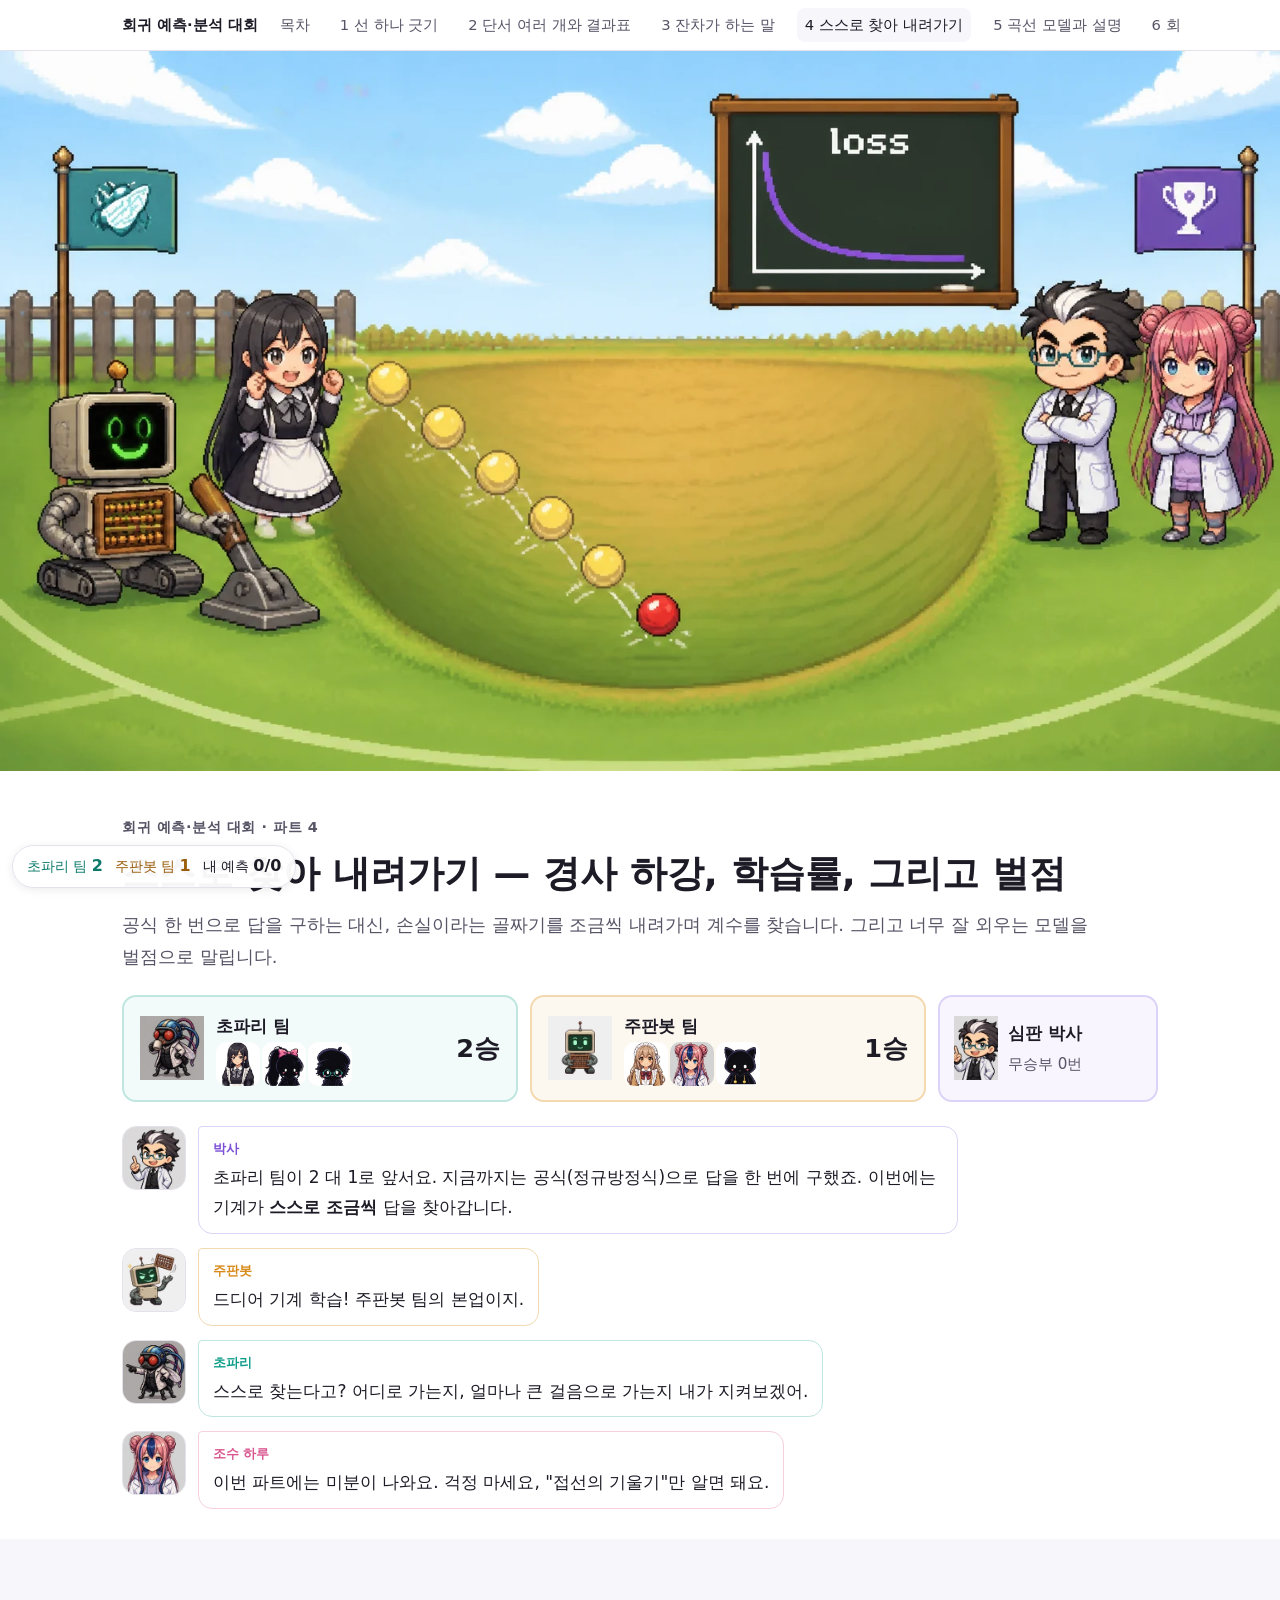
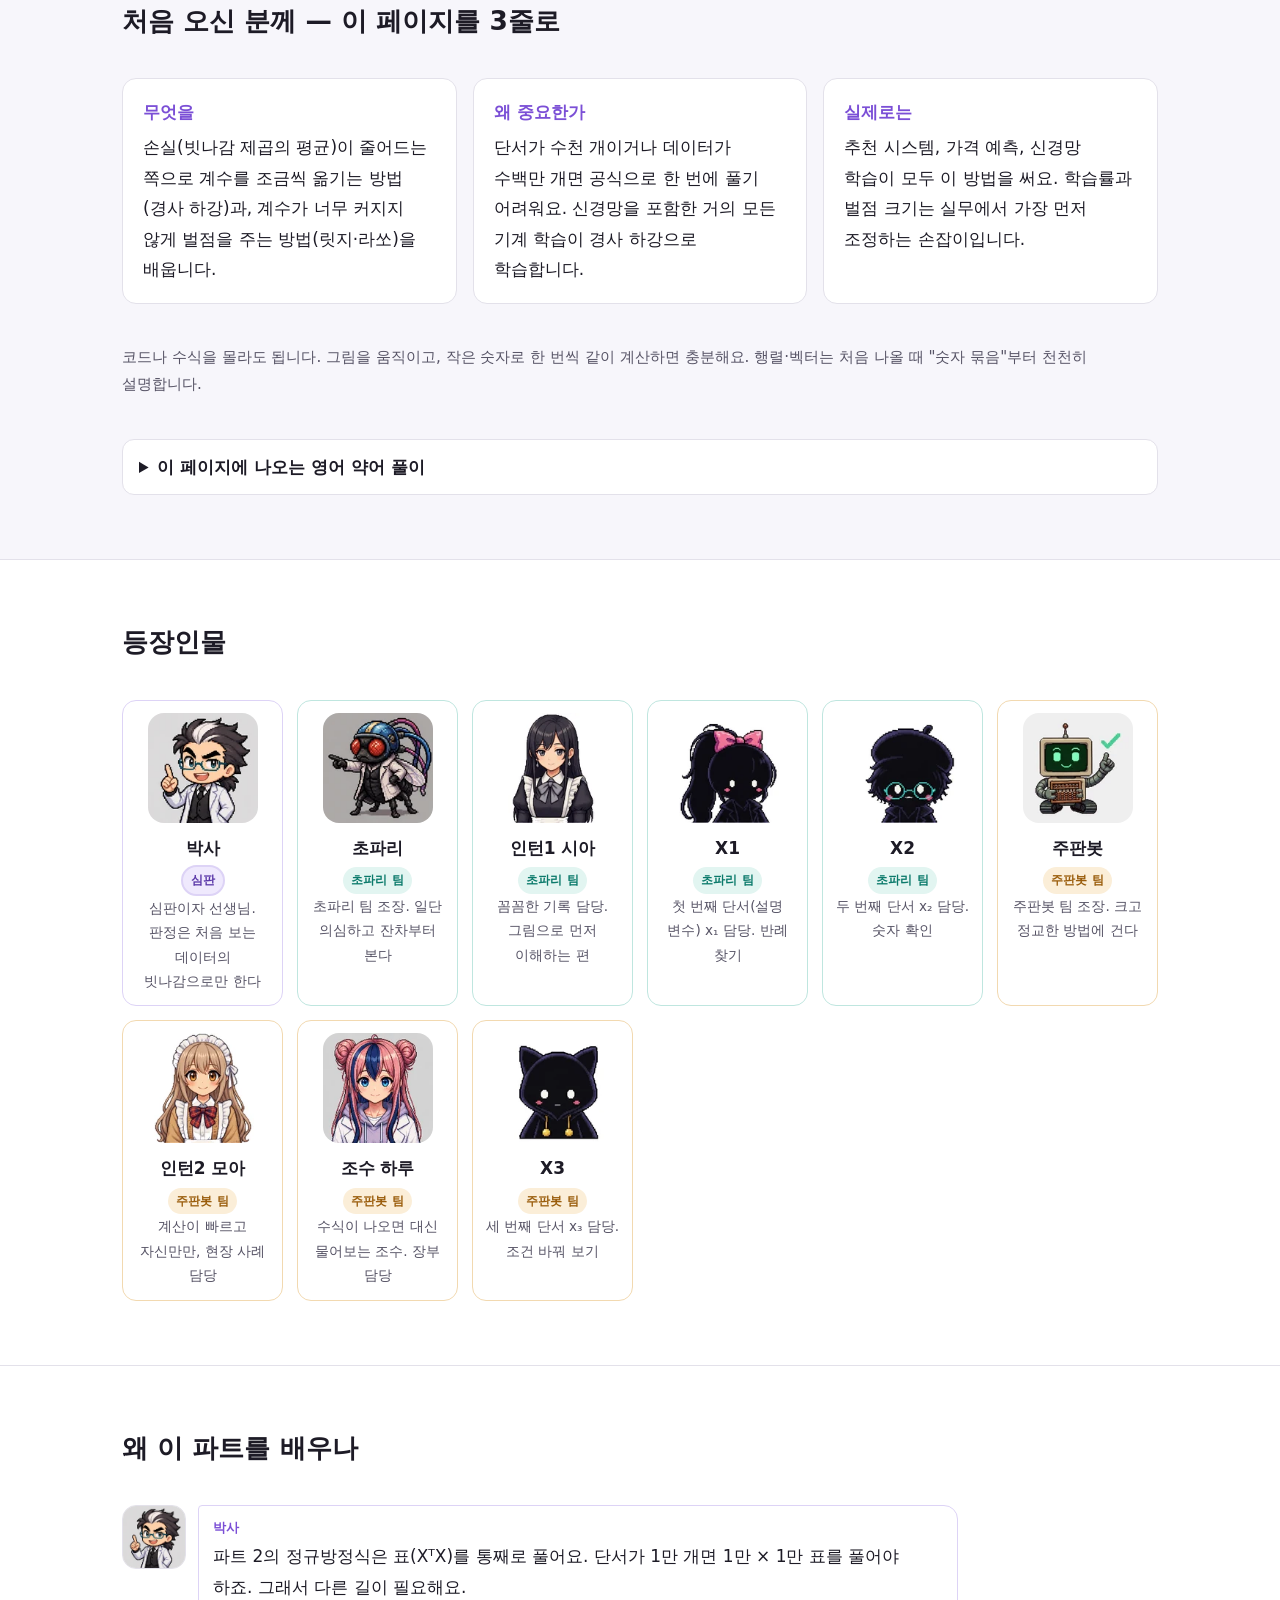
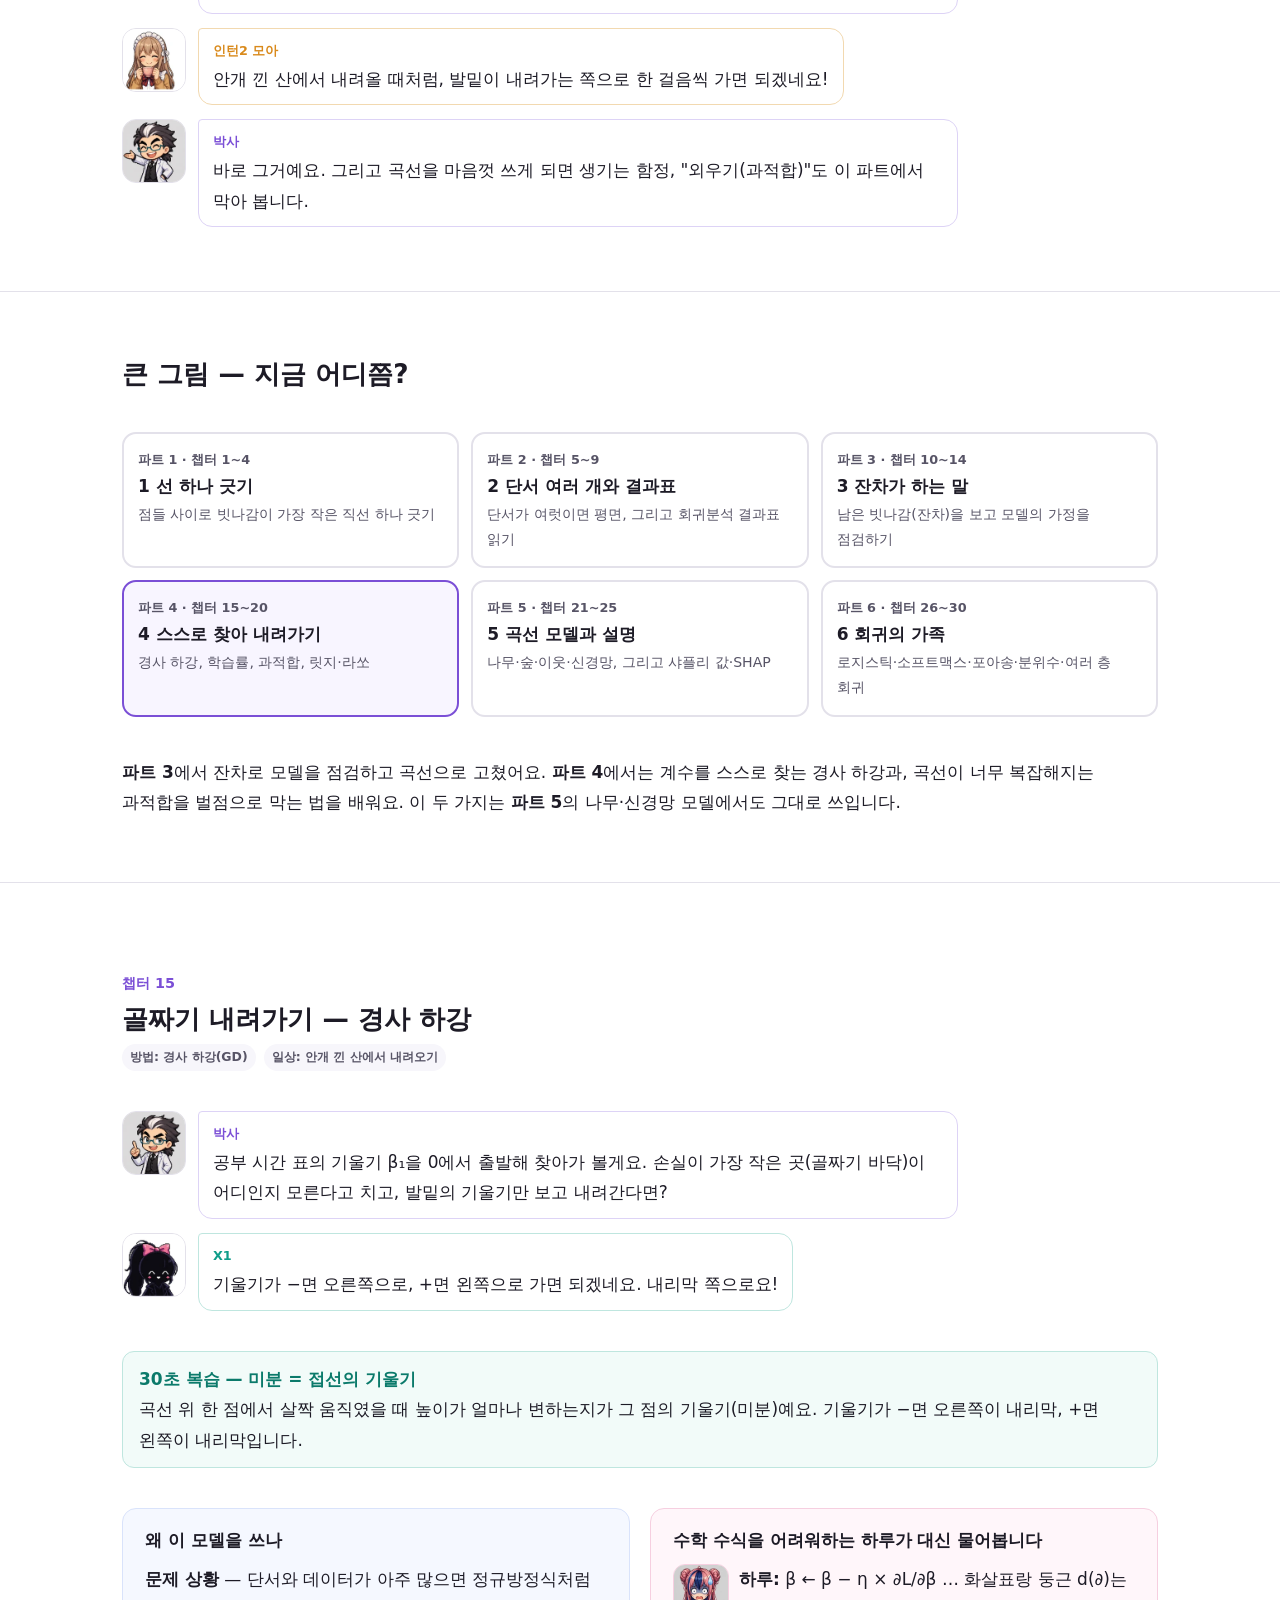
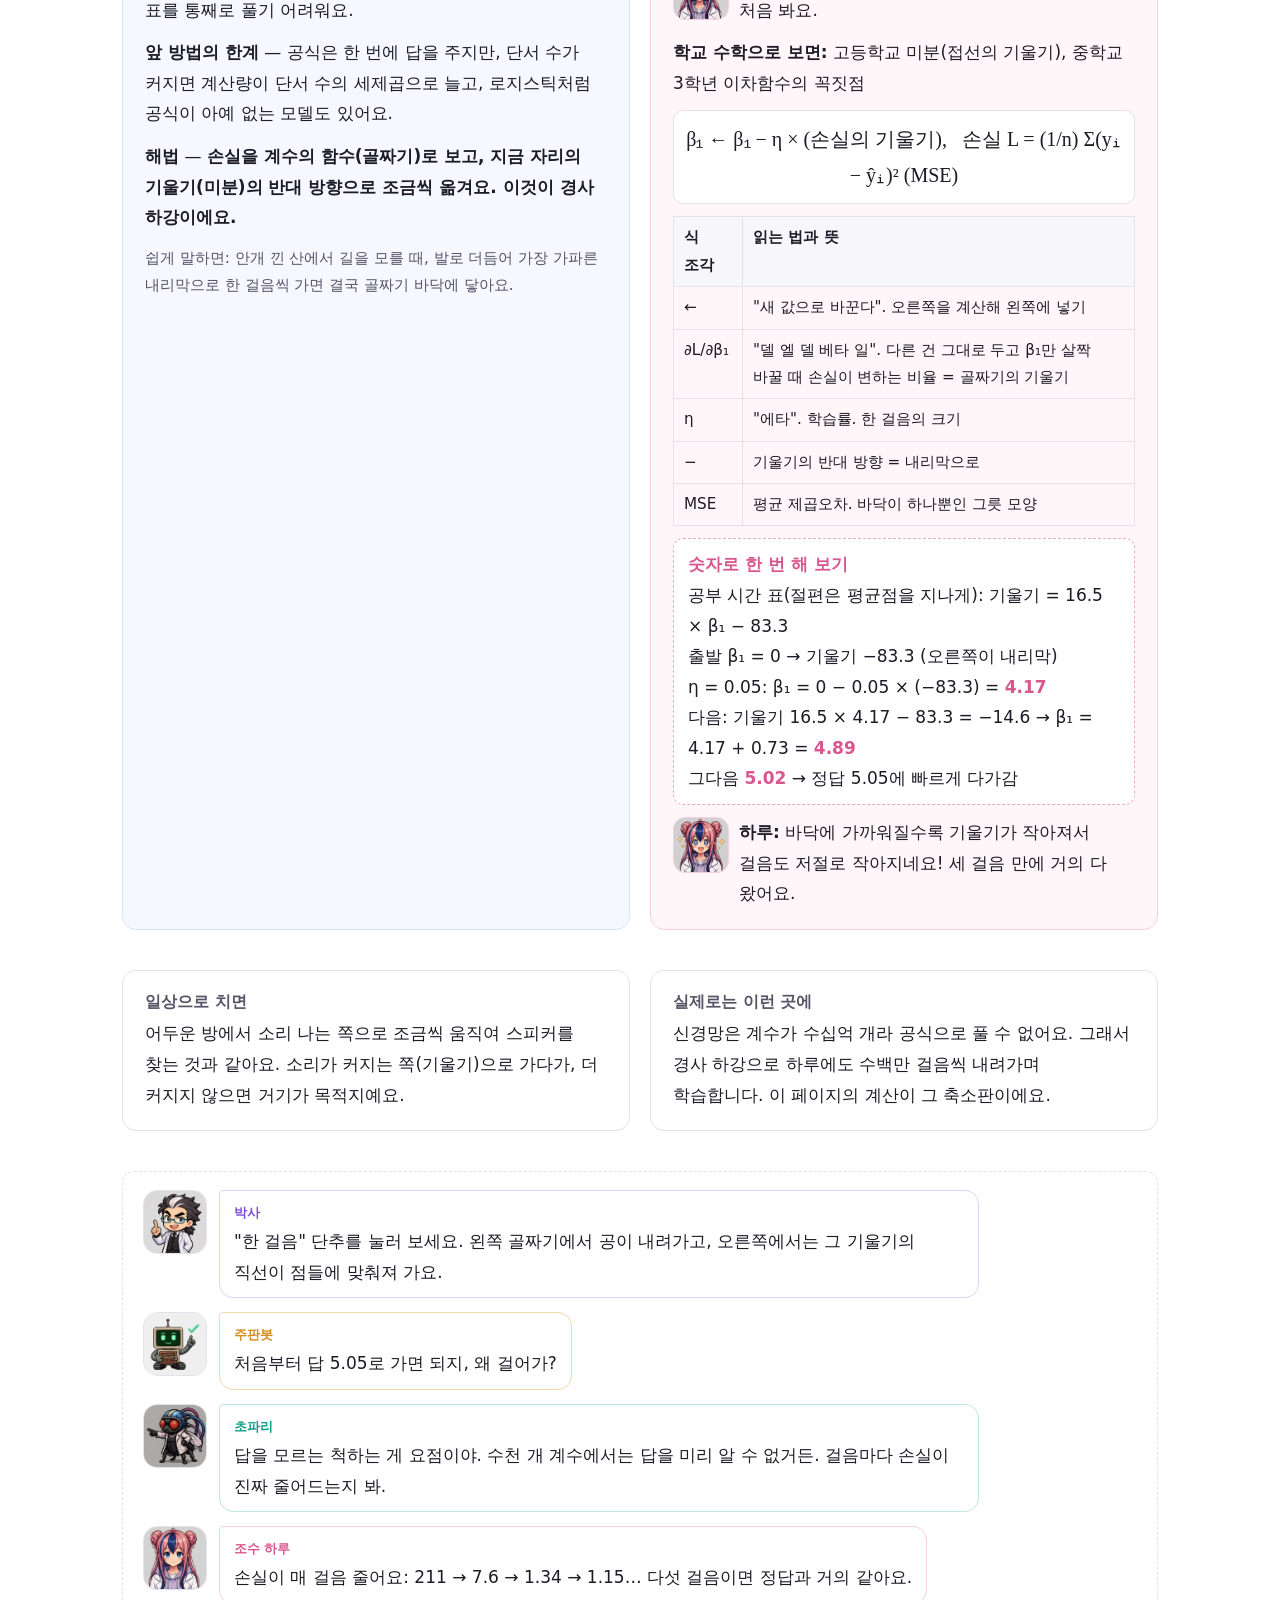
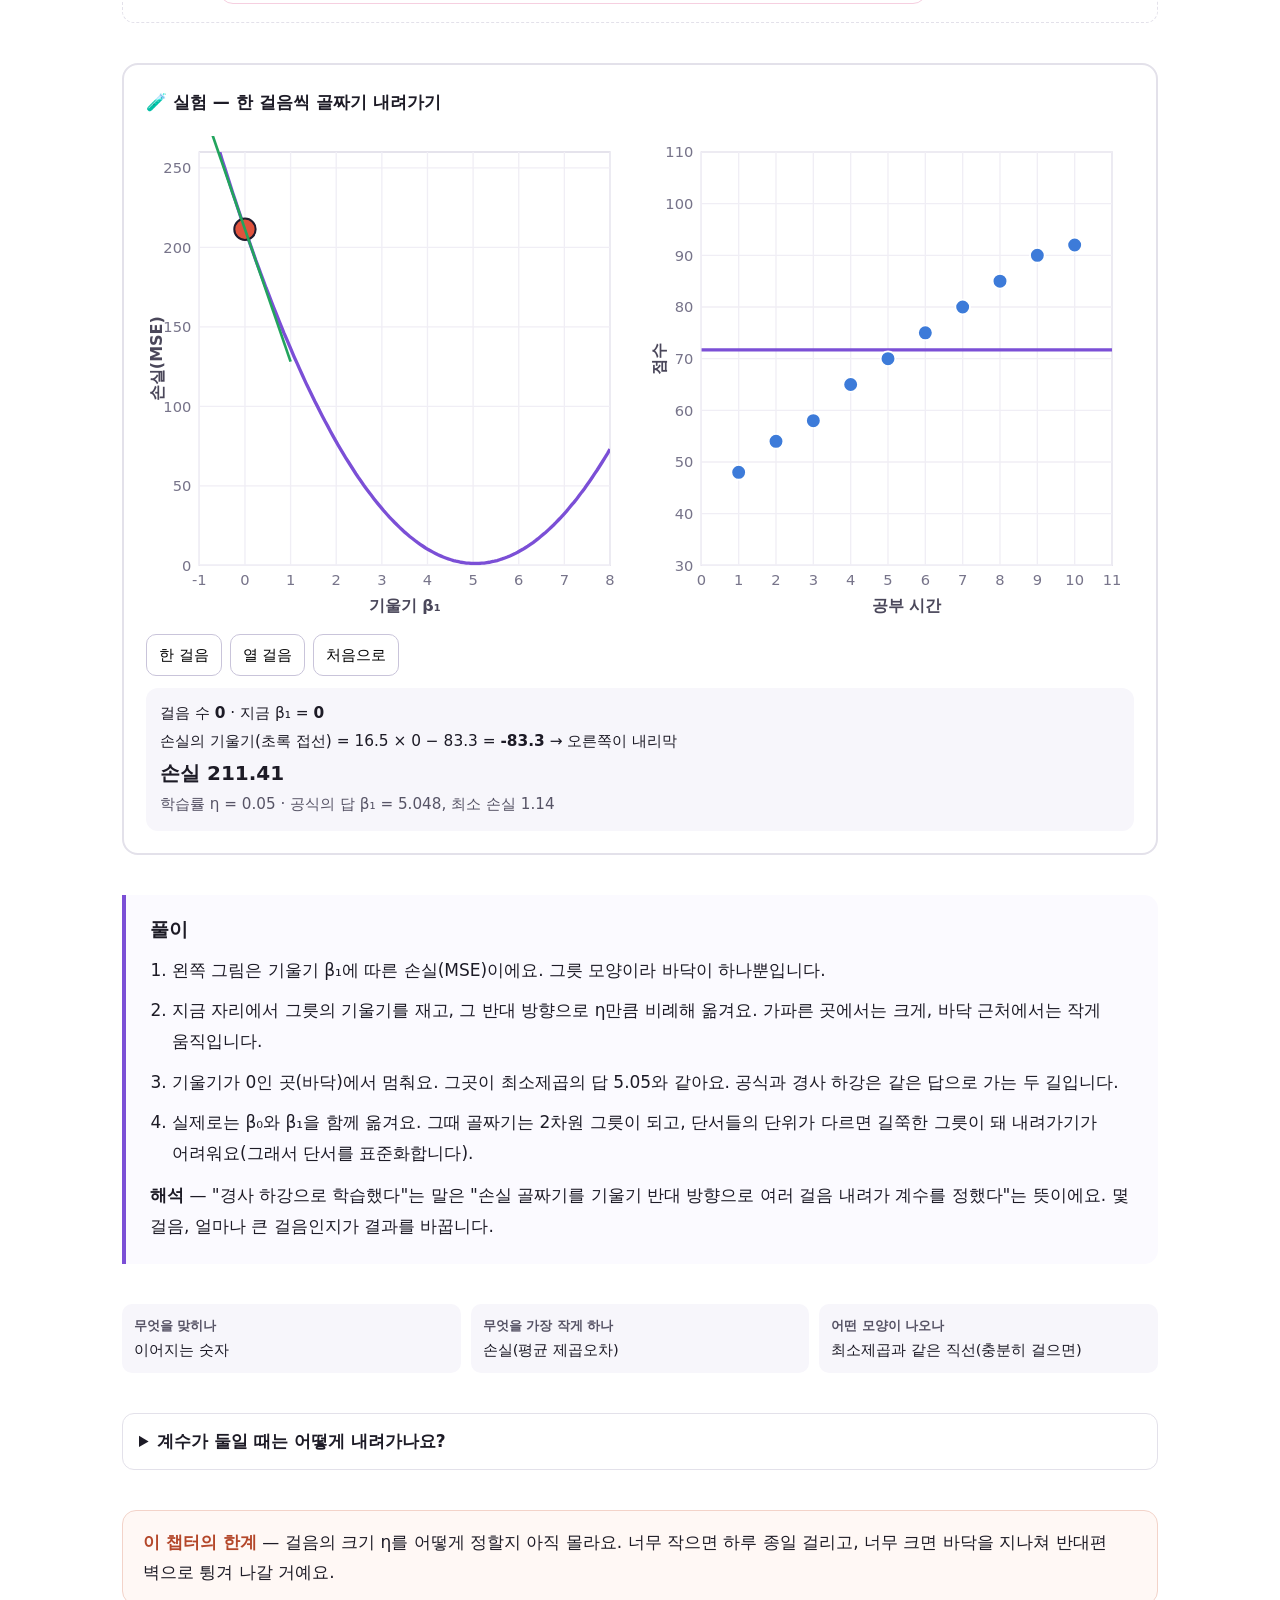
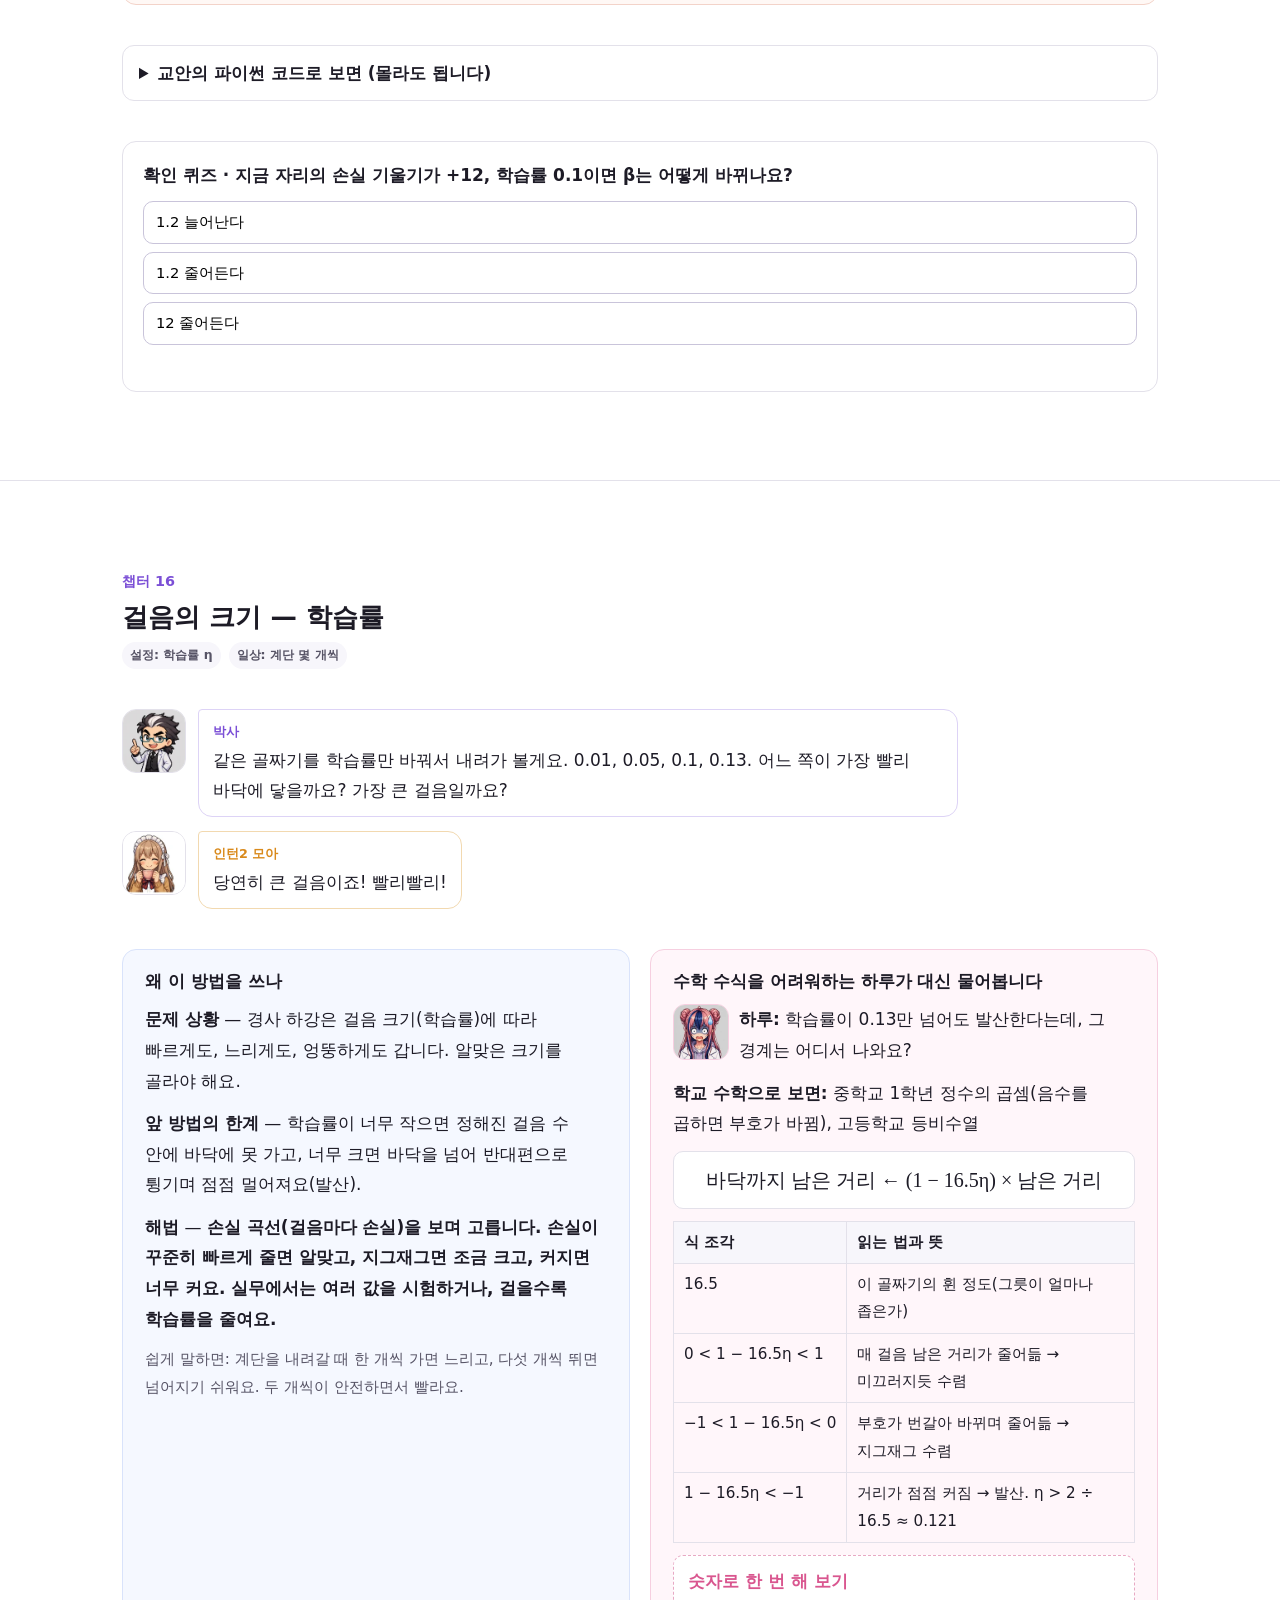
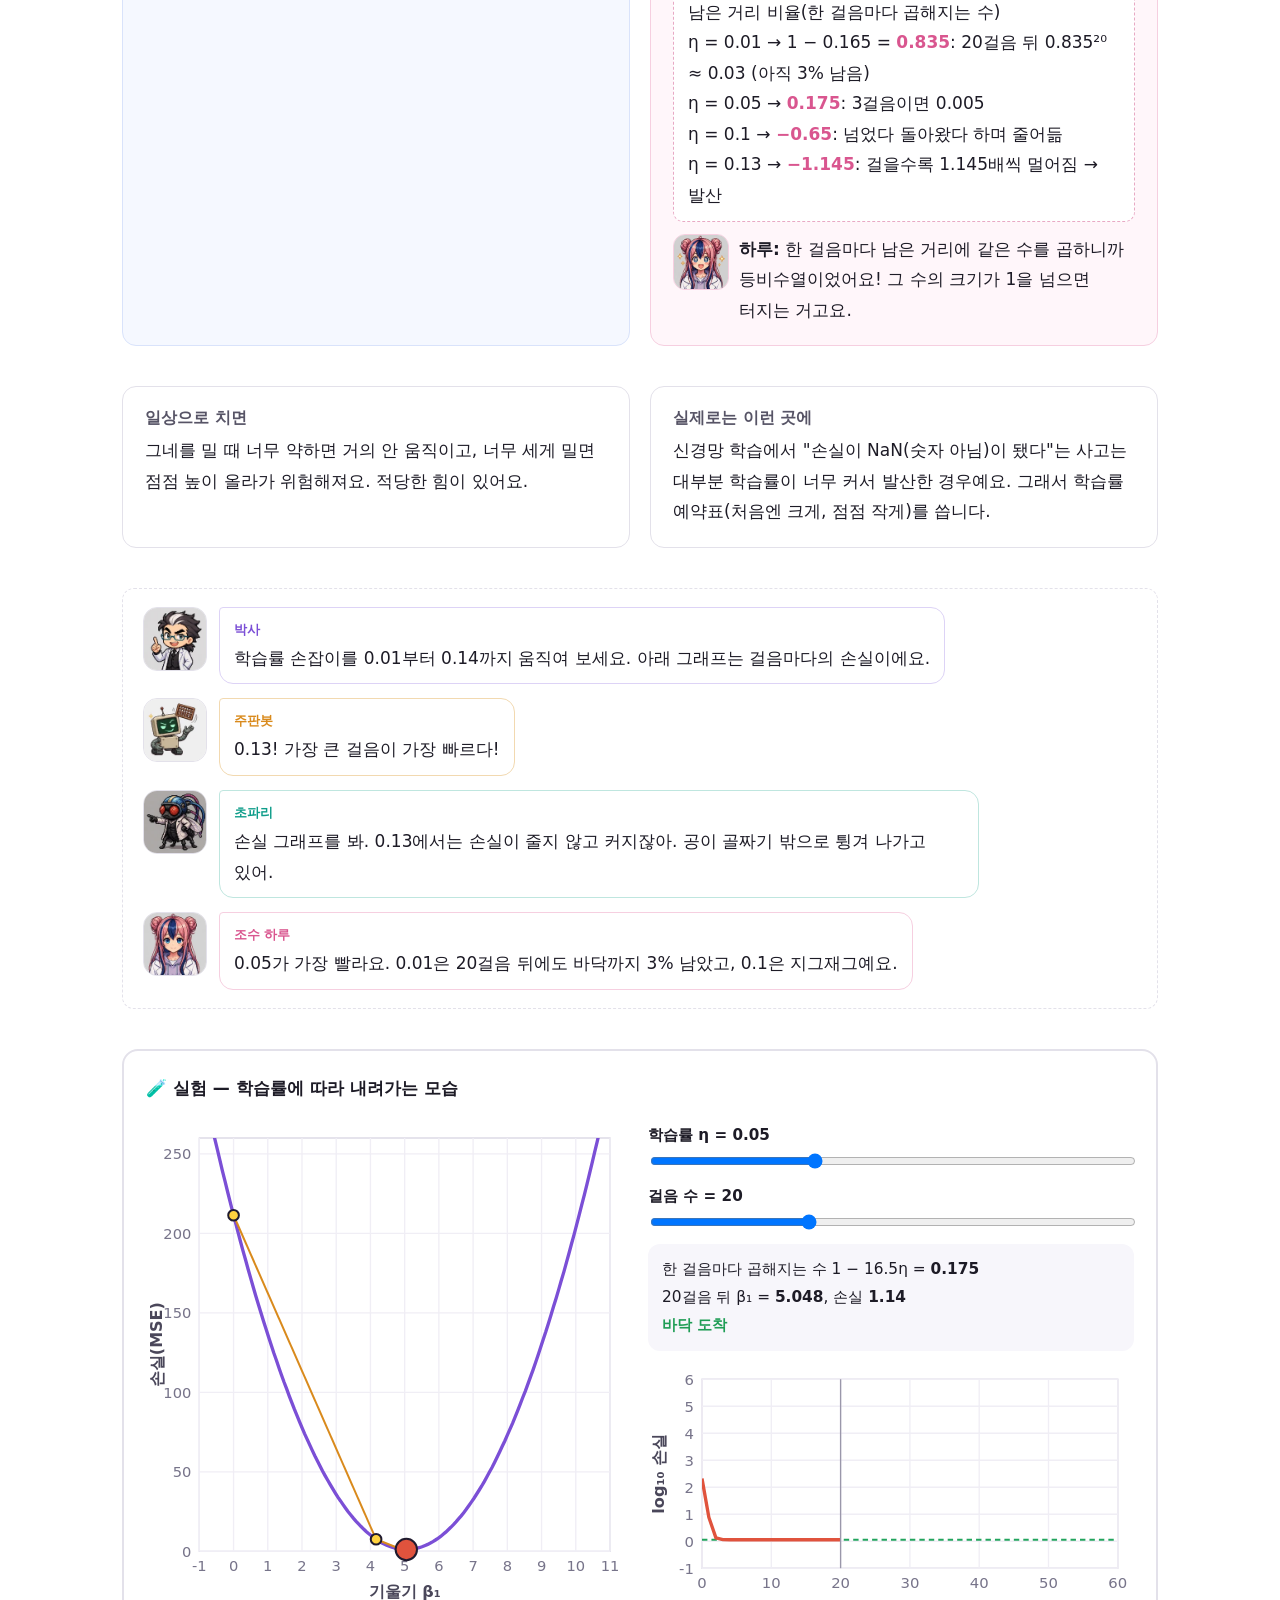
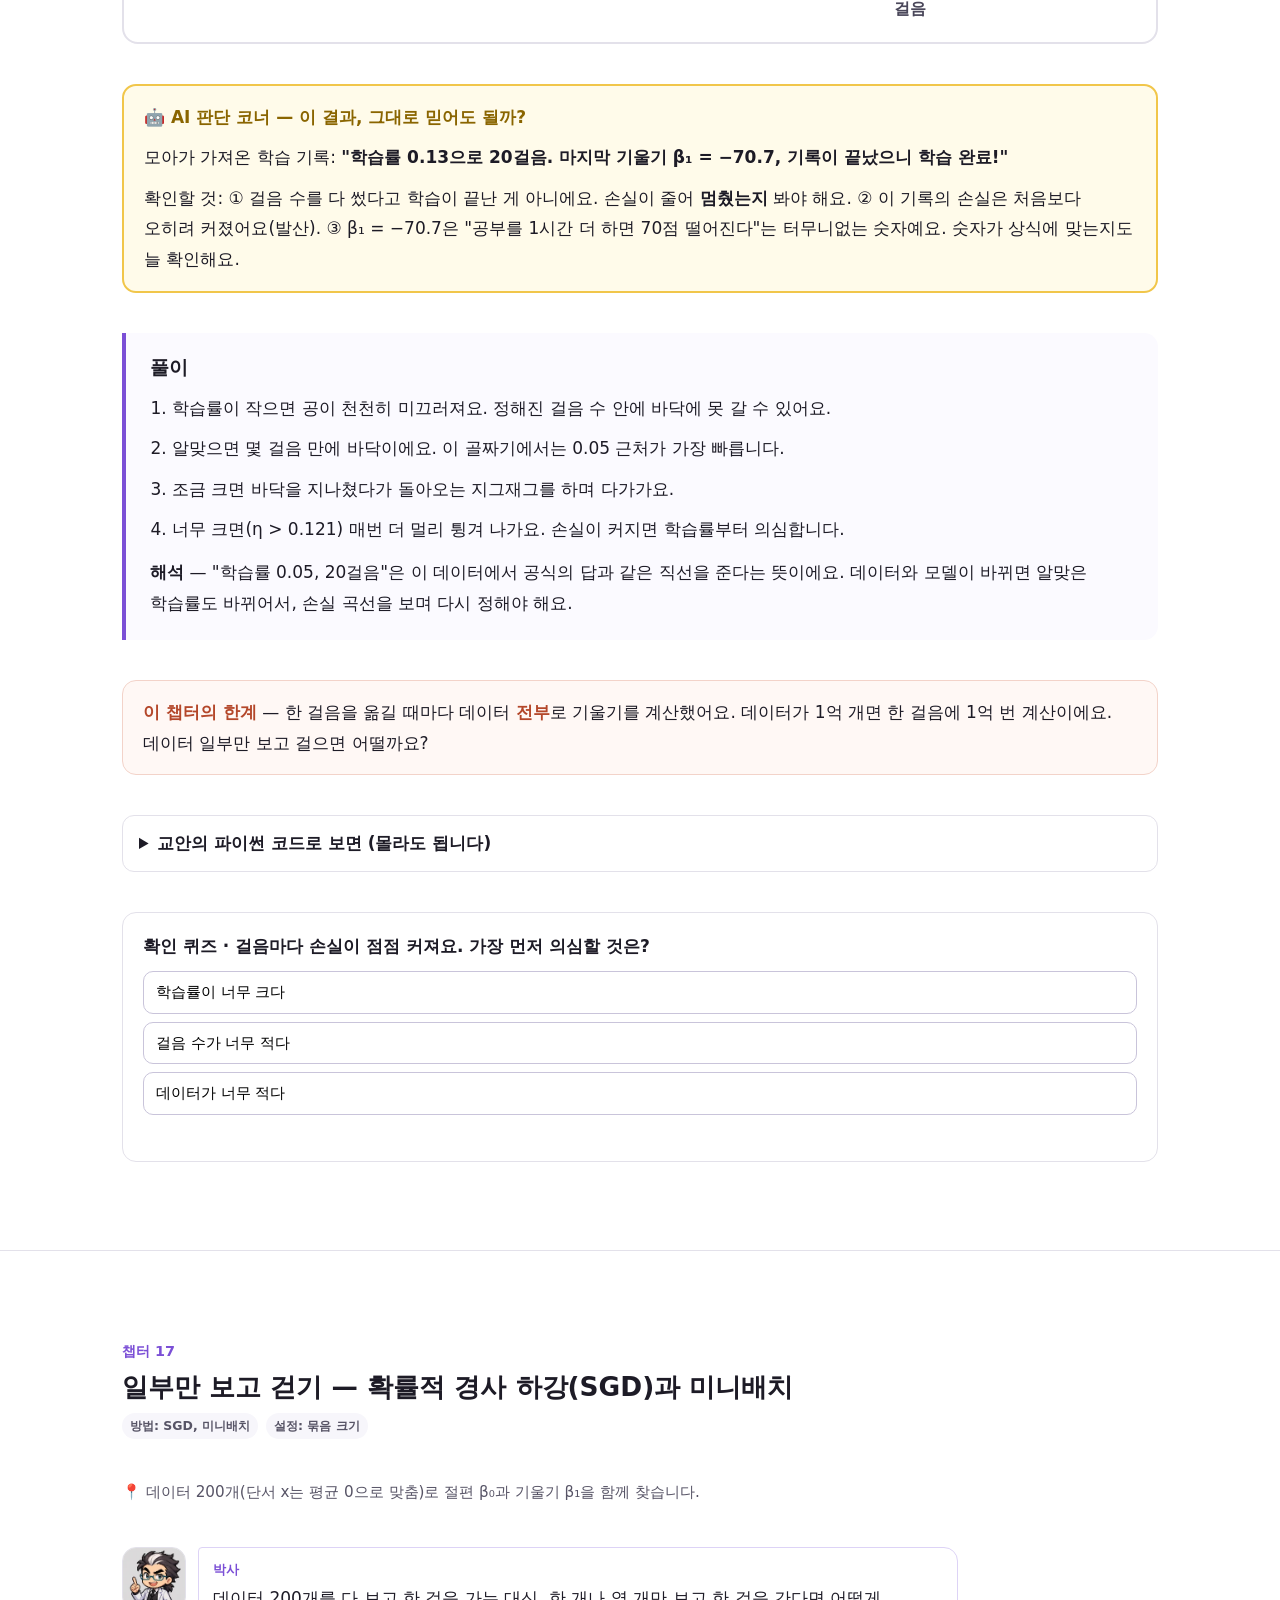
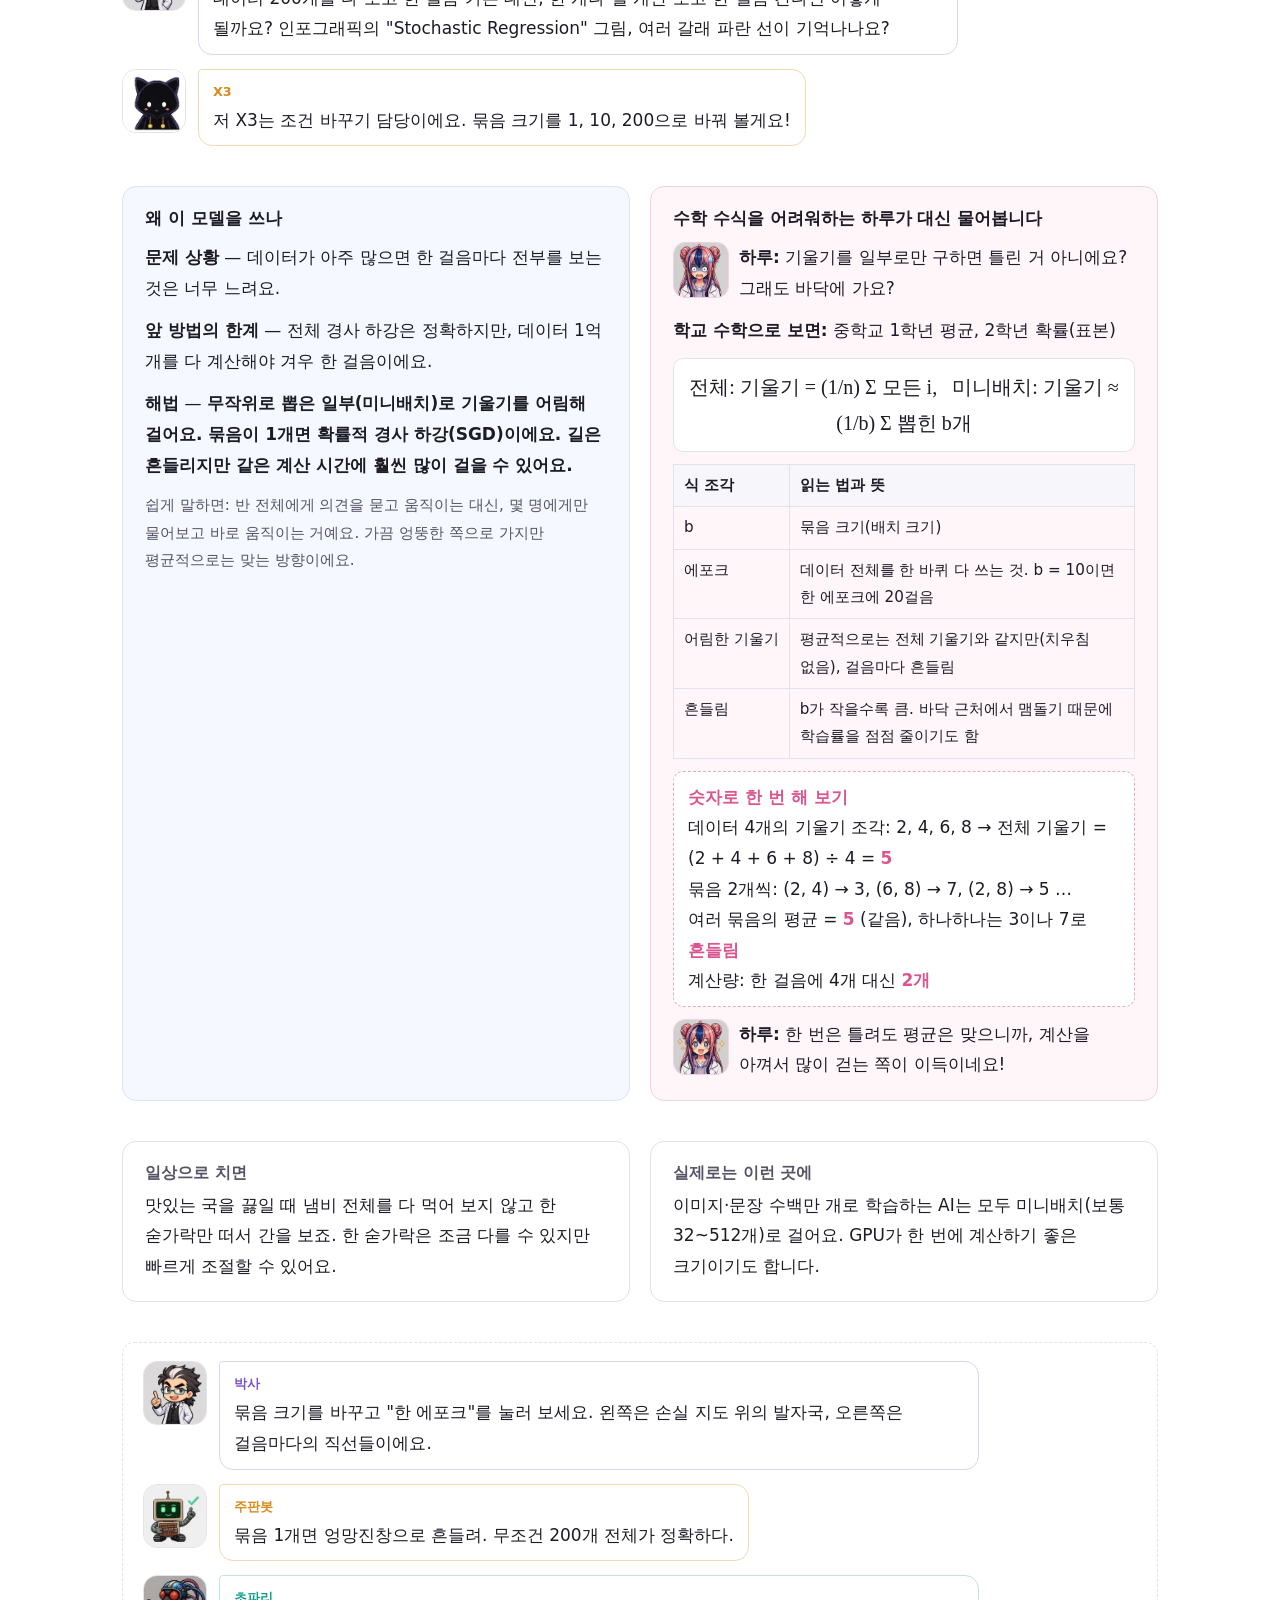
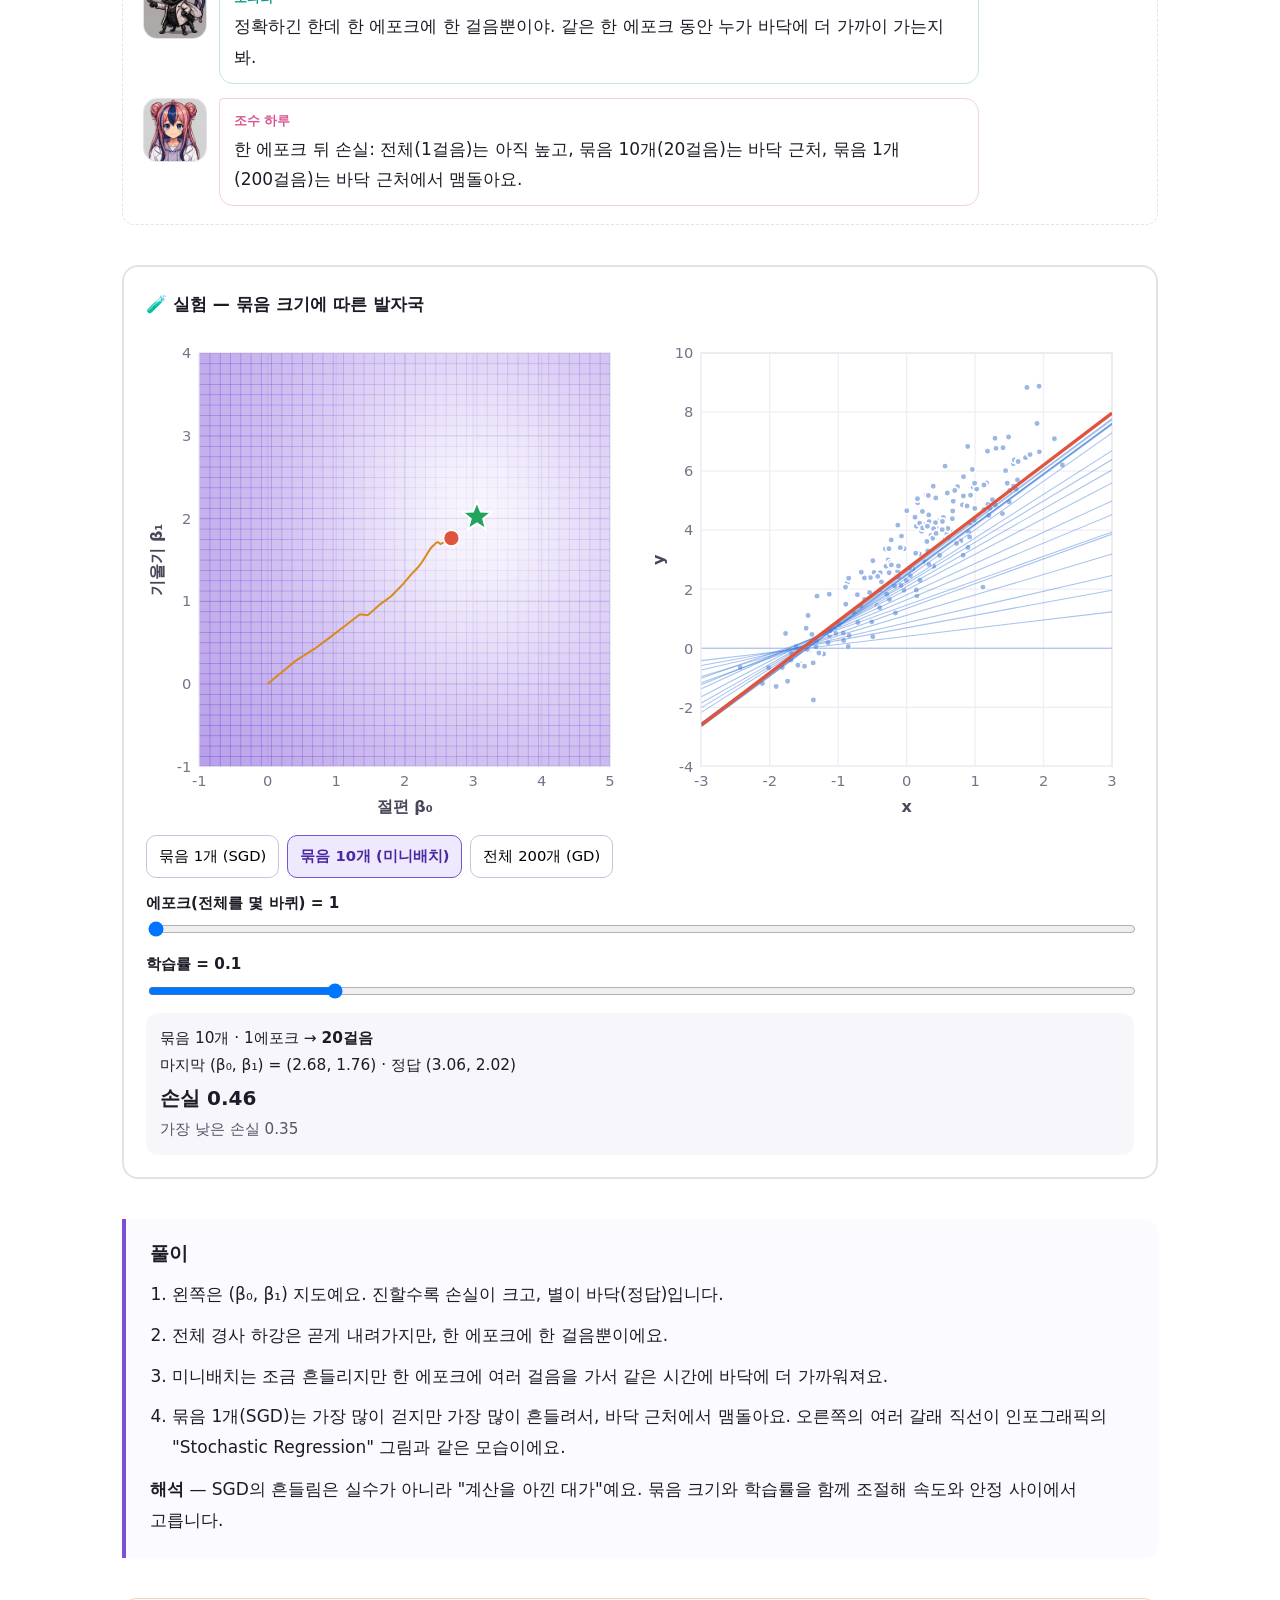
<file: part4_learn.html>
<!DOCTYPE html><html lang="ko"><head><meta charset="utf-8"><meta name="viewport" content="width=device-width,initial-scale=1">
<title>스스로 찾아 내려가기 — 경사 하강, 학습률, 그리고 벌점 · 회귀 예측·분석 대회</title><meta name="description" content="행렬·벡터를 처음 배우는 분을 위한 회귀 해설 4편. 경사 하강, 학습률, 확률적 경사 하강(SGD), 다항 차수와 과적합, 릿지(L2), 라쏘(L1)와 엘라스틱넷을 직접 움직여 봅니다."><meta name="author" content="안상선">
<meta property="og:title" content="스스로 찾아 내려가기 — 경사 하강, 학습률, 그리고 벌점"><meta property="og:description" content="행렬·벡터를 처음 배우는 분을 위한 회귀 해설 4편. 경사 하강, 학습률, 확률적 경사 하강(SGD), 다항 차수와 과적합, 릿지(L2), 라쏘(L1)와 엘라스틱넷을 직접 움직여 봅니다."><meta property="og:type" content="article">
<meta property="og:image" content="https://adminmrobo.github.io/Regression_model_lab_01/assets/img/og_part4.webp?v=84f462c8"><meta property="og:url" content="https://adminmrobo.github.io/Regression_model_lab_01/part4_learn.html"><meta name="twitter:card" content="summary_large_image">
<meta name="citation_title" content="스스로 찾아 내려가기 — 경사 하강, 학습률, 그리고 벌점"><meta name="citation_author" content="안상선"><meta name="citation_publication_date" content="2026/11/27">
<link rel="stylesheet" href="assets/engine.css?v=2"><script type="application/ld+json">{"@context": "https://schema.org", "@type": "LearningResource", "name": "스스로 찾아 내려가기 — 경사 하강, 학습률, 그리고 벌점", "description": "행렬·벡터를 처음 배우는 분을 위한 회귀 해설 4편. 경사 하강, 학습률, 확률적 경사 하강(SGD), 다항 차수와 과적합, 릿지(L2), 라쏘(L1)와 엘라스틱넷을 직접 움직여 봅니다.", "inLanguage": "ko", "educationalLevel": "입문", "creator": {"@type": "Person", "name": "안상선", "url": "https://adminmrobo.github.io/who_am_i/who_am_i.html", "affiliation": "(주)M-Robo 대표"}, "isPartOf": "회귀 예측·분석 대회", "url": "https://adminmrobo.github.io/Regression_model_lab_01/part4_learn.html"}</script></head><body><nav class="topnav" aria-label="시리즈 목차"><div class="wrap"><b>회귀 예측·분석 대회</b><a href="index.html" class="">목차</a><a href="part1_line.html" class="">1 선 하나 긋기</a><a href="part2_table.html" class="">2 단서 여러 개와 결과표</a><a href="part3_resid.html" class="">3 잔차가 하는 말</a><a href="part4_learn.html" class="on">4 스스로 찾아 내려가기</a><a href="part5_curve.html" class="">5 곡선 모델과 설명</a><a href="part6_family.html" class="">6 회귀의 가족</a><a href="practice/index.html" class="">실전 연습장</a></div></nav><figure class="cover"><picture><source type="image/webp" srcset="assets/img/cover_part4.webp?v=3bc91efe"><img src="assets/img/cover_part4.png?v=857280d1" alt="픽셀아트 운동장 한가운데 그릇 모양 골짜기를 노란 공이 여러 번 튀며 내려가 바닥의 빨간 공에 닿는다. 오른쪽 위 칠판에는 loss 곡선이 있고, 왼쪽에서 주판봇이 레버를 당기며 시아가 응원하고, 오른쪽에서 박사와 하루가 팔짱을 끼고 지켜본다" width="1920" height="1080"></picture></figure><header class="hero" id="top"><div class="wrap"><div class="kicker">회귀 예측·분석 대회 · 파트 4</div><h1>스스로 찾아 내려가기 — 경사 하강, 학습률, 그리고 벌점</h1><p class="sub">공식 한 번으로 답을 구하는 대신, 손실이라는 골짜기를 조금씩 내려가며 계수를 찾습니다. 그리고 너무 잘 외우는 모델을 벌점으로 말립니다.</p><div class="scoreboard">
<div class="team fly"><img class="px " data-spr="fly:smile" alt="" aria-hidden="true" width="64" height="64"><div><div class="nm">초파리 팀</div><div class="mem"><img class="px " data-spr="sia:smile" alt="" aria-hidden="true" width="64" height="64"><img class="px " data-spr="x1:smile" alt="" aria-hidden="true" width="64" height="64"><img class="px " data-spr="x2:smile" alt="" aria-hidden="true" width="64" height="64"></div></div><div class="pt" title="이긴 라운드">2승</div></div>
<div class="team robo"><img class="px " data-spr="robo:smile" alt="" aria-hidden="true" width="64" height="64"><div><div class="nm">주판봇 팀</div><div class="mem"><img class="px " data-spr="moa:smile" alt="" aria-hidden="true" width="64" height="64"><img class="px " data-spr="haru:smile" alt="" aria-hidden="true" width="64" height="64"><img class="px " data-spr="x3:smile" alt="" aria-hidden="true" width="64" height="64"></div></div><div class="pt" title="이긴 라운드">1승</div></div>
<div class="ref"><img class="px " data-spr="doc:smile" alt="" aria-hidden="true" width="64" height="64"><div><b>심판 박사</b><br><span class="note">무승부 0번</span></div></div></div><div style="margin-top:24px"><div class="dialog"><div class="say doc"><img class="px " data-spr="doc:smile" alt="" aria-hidden="true" width="64" height="64"><div><span class="who">박사</span>초파리 팀이 2 대 1로 앞서요. 지금까지는 공식(정규방정식)으로 답을 한 번에 구했죠. 이번에는 기계가 <b>스스로 조금씩</b> 답을 찾아갑니다.</div></div><div class="say robo"><img class="px " data-spr="robo:happy" alt="" aria-hidden="true" width="64" height="64"><div><span class="who">주판봇</span>드디어 기계 학습! 주판봇 팀의 본업이지.</div></div><div class="say fly"><img class="px " data-spr="fly:point" alt="" aria-hidden="true" width="64" height="64"><div><span class="who">초파리</span>스스로 찾는다고? 어디로 가는지, 얼마나 큰 걸음으로 가는지 내가 지켜보겠어.</div></div><div class="say haru"><img class="px " data-spr="haru:smile" alt="" aria-hidden="true" width="64" height="64"><div><span class="who">조수 하루</span>이번 파트에는 미분이 나와요. 걱정 마세요, "접선의 기울기"만 알면 돼요.</div></div></div></div></div></header><section class="sec" id="plain"><div class="wrap stack"><h2>처음 오신 분께 — 이 페이지를 3줄로</h2>
<div class="three"><div><b>무엇을</b>손실(빗나감 제곱의 평균)이 줄어드는 쪽으로 계수를 조금씩 옮기는 방법(경사 하강)과, 계수가 너무 커지지 않게 벌점을 주는 방법(릿지·라쏘)을 배웁니다.</div><div><b>왜 중요한가</b>단서가 수천 개이거나 데이터가 수백만 개면 공식으로 한 번에 풀기 어려워요. 신경망을 포함한 거의 모든 기계 학습이 경사 하강으로 학습합니다.</div><div><b>실제로는</b>추천 시스템, 가격 예측, 신경망 학습이 모두 이 방법을 써요. 학습률과 벌점 크기는 실무에서 가장 먼저 조정하는 손잡이입니다.</div></div>
<p class="note">코드나 수식을 몰라도 됩니다. 그림을 움직이고, 작은 숫자로 한 번씩 같이 계산하면 충분해요. 행렬·벡터는 처음 나올 때 "숫자 묶음"부터 천천히 설명합니다.</p>
<details class="abbr"><summary>이 페이지에 나오는 영어 약어 풀이</summary><dl class="abbr"><dt>GD</dt><dd><b>경사 하강</b> — Gradient Descent. 손실이 줄어드는 내리막 방향으로 조금씩 내려가며 계수를 찾는다</dd><dt>SGD</dt><dd><b>확률적 경사 하강</b> — Stochastic Gradient Descent. 데이터 일부만 보고 내려가는 경사 하강</dd><dt>MSE</dt><dd><b>평균 제곱오차</b> — Mean Squared Error. 빗나감 제곱의 평균</dd><dt>L1·L2</dt><dd><b>라쏘·릿지 벌점</b> — L1은 계수 크기의 절댓값 합, L2는 계수 제곱의 합을 벌점으로 더한다</dd><dt>RMSE</dt><dd><b>평균 빗나감(제곱근 평균 제곱오차)</b> — Root Mean Squared Error. 빗나감을 제곱해 평균 내고 루트를 씌운 값. 원래 단위로 "평균 몇 개쯤 빗나가나"</dd></dl></details></div></section><section class="sec" id="cast"><div class="wrap stack"><h2>등장인물</h2><div class="cast"><div class="c ref"><img class="px " data-spr="doc:smile" alt="" aria-hidden="true" width="64" height="64"><div><b>박사</b></div><span class="tag ref">심판</span><div class="r">심판이자 선생님. 판정은 처음 보는 데이터의 빗나감으로만 한다</div></div><div class="c fly"><img class="px " data-spr="fly:point" alt="" aria-hidden="true" width="64" height="64"><div><b>초파리</b></div><span class="tag fly">초파리 팀</span><div class="r">초파리 팀 조장. 일단 의심하고 잔차부터 본다</div></div><div class="c fly"><img class="px " data-spr="sia:smile" alt="" aria-hidden="true" width="64" height="64"><div><b>인턴1 시아</b></div><span class="tag fly">초파리 팀</span><div class="r">꼼꼼한 기록 담당. 그림으로 먼저 이해하는 편</div></div><div class="c fly"><img class="px " data-spr="x1:smile" alt="" aria-hidden="true" width="64" height="64"><div><b>X1</b></div><span class="tag fly">초파리 팀</span><div class="r">첫 번째 단서(설명 변수) x₁ 담당. 반례 찾기</div></div><div class="c fly"><img class="px " data-spr="x2:smile" alt="" aria-hidden="true" width="64" height="64"><div><b>X2</b></div><span class="tag fly">초파리 팀</span><div class="r">두 번째 단서 x₂ 담당. 숫자 확인</div></div><div class="c robo"><img class="px " data-spr="robo:firm" alt="" aria-hidden="true" width="64" height="64"><div><b>주판봇</b></div><span class="tag robo">주판봇 팀</span><div class="r">주판봇 팀 조장. 크고 정교한 방법에 건다</div></div><div class="c robo"><img class="px " data-spr="moa:smile" alt="" aria-hidden="true" width="64" height="64"><div><b>인턴2 모아</b></div><span class="tag robo">주판봇 팀</span><div class="r">계산이 빠르고 자신만만, 현장 사례 담당</div></div><div class="c robo"><img class="px " data-spr="haru:smile" alt="" aria-hidden="true" width="64" height="64"><div><b>조수 하루</b></div><span class="tag robo">주판봇 팀</span><div class="r">수식이 나오면 대신 물어보는 조수. 장부 담당</div></div><div class="c robo"><img class="px " data-spr="x3:smile" alt="" aria-hidden="true" width="64" height="64"><div><b>X3</b></div><span class="tag robo">주판봇 팀</span><div class="r">세 번째 단서 x₃ 담당. 조건 바꿔 보기</div></div></div></div></section><section class="sec" id="why"><div class="wrap stack"><h2>왜 이 파트를 배우나</h2><div class="dialog">
<div class="say doc"><img class="px" data-spr="doc:smile" alt="" aria-hidden="true"><div><span class="who">박사</span>파트 2의 정규방정식은 표(XᵀX)를 통째로 풀어요. 단서가 1만 개면 1만 × 1만 표를 풀어야 하죠. 그래서 다른 길이 필요해요.</div></div>
<div class="say moa"><img class="px" data-spr="moa:happy" alt="" aria-hidden="true"><div><span class="who">인턴2 모아</span>안개 낀 산에서 내려올 때처럼, 발밑이 내려가는 쪽으로 한 걸음씩 가면 되겠네요!</div></div>
<div class="say doc"><img class="px" data-spr="doc:point" alt="" aria-hidden="true"><div><span class="who">박사</span>바로 그거예요. 그리고 곡선을 마음껏 쓰게 되면 생기는 함정, "외우기(과적합)"도 이 파트에서 막아 봅니다.</div></div></div></div></section><section class="sec" id="map"><div class="wrap stack"><h2>큰 그림 — 지금 어디쯤?</h2><div class="map"><a href="part1_line.html" class=""><div class="n">파트 1 · 챕터 1~4</div><div class="t">1 선 하나 긋기</div><div class="d">점들 사이로 빗나감이 가장 작은 직선 하나 긋기</div></a><a href="part2_table.html" class=""><div class="n">파트 2 · 챕터 5~9</div><div class="t">2 단서 여러 개와 결과표</div><div class="d">단서가 여럿이면 평면, 그리고 회귀분석 결과표 읽기</div></a><a href="part3_resid.html" class=""><div class="n">파트 3 · 챕터 10~14</div><div class="t">3 잔차가 하는 말</div><div class="d">남은 빗나감(잔차)을 보고 모델의 가정을 점검하기</div></a><a href="part4_learn.html" class="here"><div class="n">파트 4 · 챕터 15~20</div><div class="t">4 스스로 찾아 내려가기</div><div class="d">경사 하강, 학습률, 과적합, 릿지·라쏘</div></a><a href="part5_curve.html" class=""><div class="n">파트 5 · 챕터 21~25</div><div class="t">5 곡선 모델과 설명</div><div class="d">나무·숲·이웃·신경망, 그리고 샤플리 값·SHAP</div></a><a href="part6_family.html" class=""><div class="n">파트 6 · 챕터 26~30</div><div class="t">6 회귀의 가족</div><div class="d">로지스틱·소프트맥스·포아송·분위수·여러 층 회귀</div></a></div><p><b>파트 3</b>에서 잔차로 모델을 점검하고 곡선으로 고쳤어요. <b>파트 4</b>에서는 계수를 스스로 찾는 경사 하강과, 곡선이 너무 복잡해지는 과적합을 벌점으로 막는 법을 배워요. 이 두 가지는 <b>파트 5</b>의 나무·신경망 모델에서도 그대로 쓰입니다.</p></div></section><section class="level" id="ch15"><div class="wrap stack"><div class="lvhead"><div class="num">챕터 15</div><h2>골짜기 내려가기 — 경사 하강</h2><div class="tags"><span class="tag">방법: 경사 하강(GD)</span><span class="tag">일상: 안개 낀 산에서 내려오기</span></div></div><div class="dialog"><div class="say doc"><img class="px " data-spr="doc:smile" alt="" aria-hidden="true" width="64" height="64"><div><span class="who">박사</span>공부 시간 표의 기울기 β₁을 0에서 출발해 찾아가 볼게요. 손실이 가장 작은 곳(골짜기 바닥)이 어디인지 모른다고 치고, 발밑의 기울기만 보고 내려간다면?</div></div><div class="say x1"><img class="px " data-spr="x1:happy" alt="" aria-hidden="true" width="64" height="64"><div><span class="who">X1</span>기울기가 −면 오른쪽으로, +면 왼쪽으로 가면 되겠네요. 내리막 쪽으로요!</div></div></div><div class="review"><b>30초 복습 — 미분 = 접선의 기울기</b><br>곡선 위 한 점에서 살짝 움직였을 때 높이가 얼마나 변하는지가 그 점의 기울기(미분)예요. 기울기가 −면 오른쪽이 내리막, +면 왼쪽이 내리막입니다.</div><div class="easy"><div class="ez-why"><h3>왜 이 모델을 쓰나</h3>
<p><b>문제 상황</b> — 단서와 데이터가 아주 많으면 정규방정식처럼 표를 통째로 풀기 어려워요.</p><p><b>앞 방법의 한계</b> — 공식은 한 번에 답을 주지만, 단서 수가 커지면 계산량이 단서 수의 세제곱으로 늘고, 로지스틱처럼 공식이 아예 없는 모델도 있어요.</p><p><b>해법</b> — <b>손실을 계수의 함수(골짜기)로 보고, 지금 자리의 <b>기울기(미분)의 반대 방향</b>으로 조금씩 옮겨요. 이것이 <b>경사 하강</b>이에요.</b></p><p class="note">쉽게 말하면: 안개 낀 산에서 길을 모를 때, 발로 더듬어 가장 가파른 내리막으로 한 걸음씩 가면 결국 골짜기 바닥에 닿아요.</p></div><div class="ez-math"><h3>수학 수식을 어려워하는 하루가 대신 물어봅니다</h3>
<div class="ask"><img class="px " data-spr="haru:shock" alt="" aria-hidden="true" width="64" height="64"><p><b>하루:</b> β ← β − η × ∂L/∂β … 화살표랑 둥근 d(∂)는 처음 봐요.</p></div>
<p><b>학교 수학으로 보면:</b> 고등학교 미분(접선의 기울기), 중학교 3학년 이차함수의 꼭짓점</p>
<div class="eqn">β₁ ← β₁ − η × (손실의 기울기), &nbsp; 손실 L = (1/n) Σ(yᵢ − ŷᵢ)² (MSE)</div>
<div class="tbl"><table><tr><th>식 조각</th><th>읽는 법과 뜻</th></tr><tr><td class="eqc">←</td><td>"새 값으로 바꾼다". 오른쪽을 계산해 왼쪽에 넣기</td></tr><tr><td class="eqc">∂L/∂β₁</td><td>"델 엘 델 베타 일". 다른 건 그대로 두고 β₁만 살짝 바꿀 때 손실이 변하는 비율 = 골짜기의 기울기</td></tr><tr><td class="eqc">η</td><td>"에타". 학습률. 한 걸음의 크기</td></tr><tr><td class="eqc">−</td><td>기울기의 반대 방향 = 내리막으로</td></tr><tr><td class="eqc">MSE</td><td>평균 제곱오차. 바닥이 하나뿐인 그릇 모양</td></tr></table></div>
<div class="try"><b>숫자로 한 번 해 보기</b><br>공부 시간 표(절편은 평균점을 지나게): 기울기 = 16.5 × β₁ − 83.3<br>출발 β₁ = 0 → 기울기 −83.3 (오른쪽이 내리막)<br>η = 0.05: β₁ = 0 − 0.05 × (−83.3) = <b>4.17</b><br>다음: 기울기 16.5 × 4.17 − 83.3 = −14.6 → β₁ = 4.17 + 0.73 = <b>4.89</b><br>그다음 <b>5.02</b> → 정답 5.05에 빠르게 다가감</div>
<div class="ask"><img class="px " data-spr="haru:spark" alt="" aria-hidden="true" width="64" height="64"><p><b>하루:</b> 바닥에 가까워질수록 기울기가 작아져서 걸음도 저절로 작아지네요! 세 걸음 만에 거의 다 왔어요.</p></div></div></div><div class="pair"><div><h3>일상으로 치면</h3>어두운 방에서 소리 나는 쪽으로 조금씩 움직여 스피커를 찾는 것과 같아요. 소리가 커지는 쪽(기울기)으로 가다가, 더 커지지 않으면 거기가 목적지예요.</div><div><h3>실제로는 이런 곳에</h3>신경망은 계수가 수십억 개라 공식으로 풀 수 없어요. 그래서 경사 하강으로 하루에도 수백만 걸음씩 내려가며 학습합니다. 이 페이지의 계산이 그 축소판이에요.</div></div><div class="dialog lvtalk"><div class="say doc"><img class="px " data-spr="doc:smile" alt="" aria-hidden="true" width="64" height="64"><div><span class="who">박사</span>"한 걸음" 단추를 눌러 보세요. 왼쪽 골짜기에서 공이 내려가고, 오른쪽에서는 그 기울기의 직선이 점들에 맞춰져 가요.</div></div><div class="say robo"><img class="px " data-spr="robo:firm" alt="" aria-hidden="true" width="64" height="64"><div><span class="who">주판봇</span>처음부터 답 5.05로 가면 되지, 왜 걸어가?</div></div><div class="say fly"><img class="px " data-spr="fly:point" alt="" aria-hidden="true" width="64" height="64"><div><span class="who">초파리</span>답을 모르는 척하는 게 요점이야. 수천 개 계수에서는 답을 미리 알 수 없거든. 걸음마다 손실이 진짜 줄어드는지 봐.</div></div><div class="say haru"><img class="px " data-spr="haru:smile" alt="" aria-hidden="true" width="64" height="64"><div><span class="who">조수 하루</span>손실이 매 걸음 줄어요: 211 → 7.6 → 1.34 → 1.15… 다섯 걸음이면 정답과 거의 같아요.</div></div></div><div class="panel" id="ch15-panel"><div class="ptitle">🧪 실험 — 한 걸음씩 골짜기 내려가기</div><div class="row"><div class="plot" id="p15"></div><div class="plot" id="p15d"></div></div><div class="row"><div class="ctrl"><div class="btns"><button type="button" id="b15a">한 걸음</button><button type="button" id="b15b">열 걸음</button><button type="button" id="b15c">처음으로</button></div><div class="read" id="r15"></div></div></div></div><div class="explain"><h3>풀이</h3><ol><li>왼쪽 그림은 기울기 β₁에 따른 손실(MSE)이에요. 그릇 모양이라 바닥이 하나뿐입니다.</li><li>지금 자리에서 그릇의 기울기를 재고, 그 반대 방향으로 η만큼 비례해 옮겨요. 가파른 곳에서는 크게, 바닥 근처에서는 작게 움직입니다.</li><li>기울기가 0인 곳(바닥)에서 멈춰요. 그곳이 최소제곱의 답 5.05와 같아요. 공식과 경사 하강은 같은 답으로 가는 두 길입니다.</li><li>실제로는 β₀와 β₁을 함께 옮겨요. 그때 골짜기는 2차원 그릇이 되고, 단서들의 단위가 다르면 길쭉한 그릇이 돼 내려가기가 어려워요(그래서 단서를 표준화합니다).</li></ol><p><b>해석</b> — "경사 하강으로 학습했다"는 말은 "손실 골짜기를 기울기 반대 방향으로 여러 걸음 내려가 계수를 정했다"는 뜻이에요. 몇 걸음, 얼마나 큰 걸음인지가 결과를 바꿉니다.</p></div><div class="three-card"><div><b>무엇을 맞히나</b>이어지는 숫자</div><div><b>무엇을 가장 작게 하나</b>손실(평균 제곱오차)</div><div><b>어떤 모양이 나오나</b>최소제곱과 같은 직선(충분히 걸으면)</div></div><details class="more"><summary>계수가 둘일 때는 어떻게 내려가나요?</summary>β₀ 방향 기울기와 β₁ 방향 기울기를 각각 재서 둘 다 동시에 옮겨요. 기울기를 묶은 벡터를 "그레이디언트(∇L)"라고 해요. 다음 챕터 실험에서 길쭉한 그릇과 둥근 그릇의 차이를 직접 봅니다. 단서를 표준화(평균 0, 표준편차 1)하면 그릇이 둥글어져 빨리 내려가요.</details><div class="limit"><b>이 챕터의 한계</b> — 걸음의 크기 η를 어떻게 정할지 아직 몰라요. 너무 작으면 하루 종일 걸리고, 너무 크면 바닥을 지나쳐 반대편 벽으로 튕겨 나갈 거예요.</div><details class="code"><summary>교안의 파이썬 코드로 보면 (몰라도 됩니다)</summary><dl class="codemap"><dt>for step in range(n_steps):</dt><dd>정한 걸음 수만큼 되풀이</dd><dt>    grad = 2 / n * X.T @ (X @ beta - y)</dt><dd>지금 자리의 손실 기울기(그레이디언트)</dd><dt>    beta = beta - lr * grad</dt><dd>기울기 반대 방향으로 학습률만큼 이동</dd><dt>from sklearn.linear_model import SGDRegressor</dt><dd>경사 하강으로 회귀를 학습하는 도구</dd></dl></details><div class="quiz" id="ch15-quiz" data-ans="1" data-ok="β ← β − 0.1 × 12, 즉 1.2 줄어요. 기울기가 +면 왼쪽이 내리막이에요." data-no="기울기의 &quot;반대&quot; 방향으로, 학습률을 곱한 만큼 움직여요."><div class="q">확인 퀴즈 · 지금 자리의 손실 기울기가 +12, 학습률 0.1이면 β는 어떻게 바뀌나요?</div><div class="opts"><button type="button">1.2 늘어난다</button><button type="button">1.2 줄어든다</button><button type="button">12 줄어든다</button></div><div class="fb" aria-live="polite"></div></div></div></section><section class="level" id="ch16"><div class="wrap stack"><div class="lvhead"><div class="num">챕터 16</div><h2>걸음의 크기 — 학습률</h2><div class="tags"><span class="tag">설정: 학습률 η</span><span class="tag">일상: 계단 몇 개씩</span></div></div><div class="dialog"><div class="say doc"><img class="px " data-spr="doc:smile" alt="" aria-hidden="true" width="64" height="64"><div><span class="who">박사</span>같은 골짜기를 학습률만 바꿔서 내려가 볼게요. 0.01, 0.05, 0.1, 0.13. 어느 쪽이 가장 빨리 바닥에 닿을까요? 가장 큰 걸음일까요?</div></div><div class="say moa"><img class="px " data-spr="moa:happy" alt="" aria-hidden="true" width="64" height="64"><div><span class="who">인턴2 모아</span>당연히 큰 걸음이죠! 빨리빨리!</div></div></div><div class="easy"><div class="ez-why"><h3>왜 이 방법을 쓰나</h3>
<p><b>문제 상황</b> — 경사 하강은 걸음 크기(학습률)에 따라 빠르게도, 느리게도, 엉뚱하게도 갑니다. 알맞은 크기를 골라야 해요.</p><p><b>앞 방법의 한계</b> — 학습률이 너무 작으면 정해진 걸음 수 안에 바닥에 못 가고, 너무 크면 바닥을 넘어 반대편으로 튕기며 점점 멀어져요(발산).</p><p><b>해법</b> — <b>손실 곡선(걸음마다 손실)을 보며 고릅니다. 손실이 <b>꾸준히 빠르게</b> 줄면 알맞고, 지그재그면 조금 크고, 커지면 너무 커요. 실무에서는 여러 값을 시험하거나, 걸을수록 학습률을 줄여요.</b></p><p class="note">쉽게 말하면: 계단을 내려갈 때 한 개씩 가면 느리고, 다섯 개씩 뛰면 넘어지기 쉬워요. 두 개씩이 안전하면서 빨라요.</p></div><div class="ez-math"><h3>수학 수식을 어려워하는 하루가 대신 물어봅니다</h3>
<div class="ask"><img class="px " data-spr="haru:shock" alt="" aria-hidden="true" width="64" height="64"><p><b>하루:</b> 학습률이 0.13만 넘어도 발산한다는데, 그 경계는 어디서 나와요?</p></div>
<p><b>학교 수학으로 보면:</b> 중학교 1학년 정수의 곱셈(음수를 곱하면 부호가 바뀜), 고등학교 등비수열</p>
<div class="eqn">바닥까지 남은 거리 ← (1 − 16.5η) × 남은 거리</div>
<div class="tbl"><table><tr><th>식 조각</th><th>읽는 법과 뜻</th></tr><tr><td class="eqc">16.5</td><td>이 골짜기의 휜 정도(그릇이 얼마나 좁은가)</td></tr><tr><td class="eqc">0 < 1 − 16.5η < 1</td><td>매 걸음 남은 거리가 줄어듦 → 미끄러지듯 수렴</td></tr><tr><td class="eqc">−1 < 1 − 16.5η < 0</td><td>부호가 번갈아 바뀌며 줄어듦 → 지그재그 수렴</td></tr><tr><td class="eqc">1 − 16.5η < −1</td><td>거리가 점점 커짐 → 발산. η > 2 ÷ 16.5 ≈ 0.121</td></tr></table></div>
<div class="try"><b>숫자로 한 번 해 보기</b><br>남은 거리 비율(한 걸음마다 곱해지는 수)<br>η = 0.01 → 1 − 0.165 = <b>0.835</b>: 20걸음 뒤 0.835²⁰ ≈ 0.03 (아직 3% 남음)<br>η = 0.05 → <b>0.175</b>: 3걸음이면 0.005<br>η = 0.1 → <b>−0.65</b>: 넘었다 돌아왔다 하며 줄어듦<br>η = 0.13 → <b>−1.145</b>: 걸을수록 1.145배씩 멀어짐 → 발산</div>
<div class="ask"><img class="px " data-spr="haru:spark" alt="" aria-hidden="true" width="64" height="64"><p><b>하루:</b> 한 걸음마다 남은 거리에 같은 수를 곱하니까 등비수열이었어요! 그 수의 크기가 1을 넘으면 터지는 거고요.</p></div></div></div><div class="pair"><div><h3>일상으로 치면</h3>그네를 밀 때 너무 약하면 거의 안 움직이고, 너무 세게 밀면 점점 높이 올라가 위험해져요. 적당한 힘이 있어요.</div><div><h3>실제로는 이런 곳에</h3>신경망 학습에서 "손실이 NaN(숫자 아님)이 됐다"는 사고는 대부분 학습률이 너무 커서 발산한 경우예요. 그래서 학습률 예약표(처음엔 크게, 점점 작게)를 씁니다.</div></div><div class="dialog lvtalk"><div class="say doc"><img class="px " data-spr="doc:smile" alt="" aria-hidden="true" width="64" height="64"><div><span class="who">박사</span>학습률 손잡이를 0.01부터 0.14까지 움직여 보세요. 아래 그래프는 걸음마다의 손실이에요.</div></div><div class="say robo"><img class="px " data-spr="robo:happy" alt="" aria-hidden="true" width="64" height="64"><div><span class="who">주판봇</span>0.13! 가장 큰 걸음이 가장 빠르다!</div></div><div class="say fly"><img class="px " data-spr="fly:point" alt="" aria-hidden="true" width="64" height="64"><div><span class="who">초파리</span>손실 그래프를 봐. 0.13에서는 손실이 줄지 않고 커지잖아. 공이 골짜기 밖으로 튕겨 나가고 있어.</div></div><div class="say haru"><img class="px " data-spr="haru:smile" alt="" aria-hidden="true" width="64" height="64"><div><span class="who">조수 하루</span>0.05가 가장 빨라요. 0.01은 20걸음 뒤에도 바닥까지 3% 남았고, 0.1은 지그재그예요.</div></div></div><div class="panel" id="ch16-panel"><div class="ptitle">🧪 실험 — 학습률에 따라 내려가는 모습</div><div class="row"><div class="plot" id="p16"></div><div class="ctrl"><label>학습률 η = <span id="v16">0.05</span><input type="range" id="s16" min="0.005" max="0.14" step="0.005" value="0.05"></label><label>걸음 수 = <span id="v16b">20</span><input type="range" id="s16b" min="1" max="60" step="1" value="20"></label><div class="read" id="r16"></div><div class="mini" id="p16c"></div></div></div></div><div class="aicheck"><div class="h">🤖 AI 판단 코너 — 이 결과, 그대로 믿어도 될까?</div><p>모아가 가져온 학습 기록: <b>"학습률 0.13으로 20걸음. 마지막 기울기 β₁ = −70.7, 기록이 끝났으니 학습 완료!"</b></p><p>확인할 것: ① 걸음 수를 다 썼다고 학습이 끝난 게 아니에요. 손실이 줄어 <b>멈췄는지</b> 봐야 해요. ② 이 기록의 손실은 처음보다 오히려 커졌어요(발산). ③ β₁ = −70.7은 "공부를 1시간 더 하면 70점 떨어진다"는 터무니없는 숫자예요. 숫자가 상식에 맞는지도 늘 확인해요.</p></div><div class="explain"><h3>풀이</h3><ol><li>학습률이 작으면 공이 천천히 미끄러져요. 정해진 걸음 수 안에 바닥에 못 갈 수 있어요.</li><li>알맞으면 몇 걸음 만에 바닥이에요. 이 골짜기에서는 0.05 근처가 가장 빠릅니다.</li><li>조금 크면 바닥을 지나쳤다가 돌아오는 지그재그를 하며 다가가요.</li><li>너무 크면(η &gt; 0.121) 매번 더 멀리 튕겨 나가요. 손실이 커지면 학습률부터 의심합니다.</li></ol><p><b>해석</b> — "학습률 0.05, 20걸음"은 이 데이터에서 공식의 답과 같은 직선을 준다는 뜻이에요. 데이터와 모델이 바뀌면 알맞은 학습률도 바뀌어서, 손실 곡선을 보며 다시 정해야 해요.</p></div><div class="limit"><b>이 챕터의 한계</b> — 한 걸음을 옮길 때마다 데이터 <b>전부</b>로 기울기를 계산했어요. 데이터가 1억 개면 한 걸음에 1억 번 계산이에요. 데이터 일부만 보고 걸으면 어떨까요?</div><details class="code"><summary>교안의 파이썬 코드로 보면 (몰라도 됩니다)</summary><dl class="codemap"><dt>SGDRegressor(eta0=0.05, learning_rate=&quot;constant&quot;)</dt><dd>학습률 0.05로 고정</dd><dt>SGDRegressor(learning_rate=&quot;invscaling&quot;)</dt><dd>걸을수록 학습률을 줄이는 예약표</dd><dt>plt.plot(loss_history)</dt><dd>걸음마다의 손실 그리기(학습 곡선)</dd></dl></details><div class="quiz" id="ch16-quiz" data-ans="0" data-ok="학습률이 크면 바닥을 넘어 반대편으로 튕기며 발산해요. 학습률을 줄여 보세요." data-no="공이 골짜기 밖으로 튕겨 나가는 이유는 무엇이었나요?"><div class="q">확인 퀴즈 · 걸음마다 손실이 점점 커져요. 가장 먼저 의심할 것은?</div><div class="opts"><button type="button">학습률이 너무 크다</button><button type="button">걸음 수가 너무 적다</button><button type="button">데이터가 너무 적다</button></div><div class="fb" aria-live="polite"></div></div></div></section><section class="level" id="ch17"><div class="wrap stack"><div class="lvhead"><div class="num">챕터 17</div><h2>일부만 보고 걷기 — 확률적 경사 하강(SGD)과 미니배치</h2><div class="tags"><span class="tag">방법: SGD, 미니배치</span><span class="tag">설정: 묶음 크기</span></div></div><p class="note">📍 데이터 200개(단서 x는 평균 0으로 맞춤)로 절편 β₀과 기울기 β₁을 함께 찾습니다.</p><div class="dialog"><div class="say doc"><img class="px " data-spr="doc:smile" alt="" aria-hidden="true" width="64" height="64"><div><span class="who">박사</span>데이터 200개를 다 보고 한 걸음 가는 대신, 한 개나 열 개만 보고 한 걸음 간다면 어떻게 될까요? 인포그래픽의 "Stochastic Regression" 그림, 여러 갈래 파란 선이 기억나나요?</div></div><div class="say x3"><img class="px " data-spr="x3:smile" alt="" aria-hidden="true" width="64" height="64"><div><span class="who">X3</span>저 X3는 조건 바꾸기 담당이에요. 묶음 크기를 1, 10, 200으로 바꿔 볼게요!</div></div></div><div class="easy"><div class="ez-why"><h3>왜 이 모델을 쓰나</h3>
<p><b>문제 상황</b> — 데이터가 아주 많으면 한 걸음마다 전부를 보는 것은 너무 느려요.</p><p><b>앞 방법의 한계</b> — 전체 경사 하강은 정확하지만, 데이터 1억 개를 다 계산해야 겨우 한 걸음이에요.</p><p><b>해법</b> — <b>무작위로 뽑은 <b>일부(미니배치)</b>로 기울기를 어림해 걸어요. 묶음이 1개면 <b>확률적 경사 하강(SGD)</b>이에요. 길은 흔들리지만 같은 계산 시간에 훨씬 많이 걸을 수 있어요.</b></p><p class="note">쉽게 말하면: 반 전체에게 의견을 묻고 움직이는 대신, 몇 명에게만 물어보고 바로 움직이는 거예요. 가끔 엉뚱한 쪽으로 가지만 평균적으로는 맞는 방향이에요.</p></div><div class="ez-math"><h3>수학 수식을 어려워하는 하루가 대신 물어봅니다</h3>
<div class="ask"><img class="px " data-spr="haru:shock" alt="" aria-hidden="true" width="64" height="64"><p><b>하루:</b> 기울기를 일부로만 구하면 틀린 거 아니에요? 그래도 바닥에 가요?</p></div>
<p><b>학교 수학으로 보면:</b> 중학교 1학년 평균, 2학년 확률(표본)</p>
<div class="eqn">전체: 기울기 = (1/n) Σ 모든 i, &nbsp; 미니배치: 기울기 ≈ (1/b) Σ 뽑힌 b개</div>
<div class="tbl"><table><tr><th>식 조각</th><th>읽는 법과 뜻</th></tr><tr><td class="eqc">b</td><td>묶음 크기(배치 크기)</td></tr><tr><td class="eqc">에포크</td><td>데이터 전체를 한 바퀴 다 쓰는 것. b = 10이면 한 에포크에 20걸음</td></tr><tr><td class="eqc">어림한 기울기</td><td>평균적으로는 전체 기울기와 같지만(치우침 없음), 걸음마다 흔들림</td></tr><tr><td class="eqc">흔들림</td><td>b가 작을수록 큼. 바닥 근처에서 맴돌기 때문에 학습률을 점점 줄이기도 함</td></tr></table></div>
<div class="try"><b>숫자로 한 번 해 보기</b><br>데이터 4개의 기울기 조각: 2, 4, 6, 8 → 전체 기울기 = (2 + 4 + 6 + 8) ÷ 4 = <b>5</b><br>묶음 2개씩: (2, 4) → 3, (6, 8) → 7, (2, 8) → 5 …<br>여러 묶음의 평균 = <b>5</b> (같음), 하나하나는 3이나 7로 <b>흔들림</b><br>계산량: 한 걸음에 4개 대신 <b>2개</b></div>
<div class="ask"><img class="px " data-spr="haru:spark" alt="" aria-hidden="true" width="64" height="64"><p><b>하루:</b> 한 번은 틀려도 평균은 맞으니까, 계산을 아껴서 많이 걷는 쪽이 이득이네요!</p></div></div></div><div class="pair"><div><h3>일상으로 치면</h3>맛있는 국을 끓일 때 냄비 전체를 다 먹어 보지 않고 한 숟가락만 떠서 간을 보죠. 한 숟가락은 조금 다를 수 있지만 빠르게 조절할 수 있어요.</div><div><h3>실제로는 이런 곳에</h3>이미지·문장 수백만 개로 학습하는 AI는 모두 미니배치(보통 32~512개)로 걸어요. GPU가 한 번에 계산하기 좋은 크기이기도 합니다.</div></div><div class="dialog lvtalk"><div class="say doc"><img class="px " data-spr="doc:smile" alt="" aria-hidden="true" width="64" height="64"><div><span class="who">박사</span>묶음 크기를 바꾸고 "한 에포크"를 눌러 보세요. 왼쪽은 손실 지도 위의 발자국, 오른쪽은 걸음마다의 직선들이에요.</div></div><div class="say robo"><img class="px " data-spr="robo:firm" alt="" aria-hidden="true" width="64" height="64"><div><span class="who">주판봇</span>묶음 1개면 엉망진창으로 흔들려. 무조건 200개 전체가 정확하다.</div></div><div class="say fly"><img class="px " data-spr="fly:point" alt="" aria-hidden="true" width="64" height="64"><div><span class="who">초파리</span>정확하긴 한데 한 에포크에 한 걸음뿐이야. 같은 한 에포크 동안 누가 바닥에 더 가까이 가는지 봐.</div></div><div class="say haru"><img class="px " data-spr="haru:smile" alt="" aria-hidden="true" width="64" height="64"><div><span class="who">조수 하루</span>한 에포크 뒤 손실: 전체(1걸음)는 아직 높고, 묶음 10개(20걸음)는 바닥 근처, 묶음 1개(200걸음)는 바닥 근처에서 맴돌아요.</div></div></div><div class="panel" id="ch17-panel"><div class="ptitle">🧪 실험 — 묶음 크기에 따른 발자국</div><div class="row"><div class="plot" id="p17"></div><div class="plot" id="p17d"></div></div><div class="row"><div class="ctrl"><div class="btns"><button type="button" data-b="1">묶음 1개 (SGD)</button><button type="button" data-b="10" class="on">묶음 10개 (미니배치)</button><button type="button" data-b="200">전체 200개 (GD)</button></div><label>에포크(전체를 몇 바퀴) = <span id="v17">1</span><input type="range" id="s17" min="1" max="10" step="1" value="1"></label><label>학습률 = <span id="v17b">0.1</span><input type="range" id="s17b" min="0.01" max="0.5" step="0.01" value="0.1"></label><div class="read" id="r17"></div></div></div></div><div class="explain"><h3>풀이</h3><ol><li>왼쪽은 (β₀, β₁) 지도예요. 진할수록 손실이 크고, 별이 바닥(정답)입니다.</li><li>전체 경사 하강은 곧게 내려가지만, 한 에포크에 한 걸음뿐이에요.</li><li>미니배치는 조금 흔들리지만 한 에포크에 여러 걸음을 가서 같은 시간에 바닥에 더 가까워져요.</li><li>묶음 1개(SGD)는 가장 많이 걷지만 가장 많이 흔들려서, 바닥 근처에서 맴돌아요. 오른쪽의 여러 갈래 직선이 인포그래픽의 "Stochastic Regression" 그림과 같은 모습이에요.</li></ol><p><b>해석</b> — SGD의 흔들림은 실수가 아니라 "계산을 아낀 대가"예요. 묶음 크기와 학습률을 함께 조절해 속도와 안정 사이에서 고릅니다.</p></div><div class="limit"><b>이 챕터의 한계</b> — 이제 기계가 스스로 계수를 찾을 수 있어요. 그런데 곡선을 마음껏 복잡하게(차수를 높게) 만들면 훈련 데이터의 잡음까지 외워 버리는 일이 생겨요. 다음 챕터의 과적합입니다.</div><details class="code"><summary>교안의 파이썬 코드로 보면 (몰라도 됩니다)</summary><dl class="codemap"><dt>SGDRegressor().partial_fit(X_batch, y_batch)</dt><dd>미니배치 하나로 한 걸음</dd><dt>for epoch in range(10): for X_b, y_b in batches(X, y, size=10): ...</dt><dd>묶음 10개씩 10바퀴</dd><dt>torch.utils.data.DataLoader(data, batch_size=32, shuffle=True)</dt><dd>신경망에서 미니배치를 뽑는 도구</dd></dl></details><div class="quiz" id="ch17-quiz" data-ans="1" data-ok="1,000 ÷ 50 = 20걸음이에요." data-no="한 에포크 = 데이터를 한 바퀴. 한 걸음에 몇 개씩 쓰나요?"><div class="q">확인 퀴즈 · 데이터 1,000개, 묶음 크기 50이면 한 에포크에 몇 걸음?</div><div class="opts"><button type="button">50걸음</button><button type="button">20걸음</button><button type="button">1,000걸음</button></div><div class="fb" aria-live="polite"></div></div></div></section><section class="level" id="ch18"><div class="wrap stack"><div class="lvhead"><div class="num">챕터 18</div><h2>너무 잘 외우면 — 다항 차수와 과적합</h2><div class="tags"><span class="tag">설정: 다항 차수 1~11</span><span class="tag">일상: 문제집 답 외우기</span></div></div><p class="note">📍 한 해 동안의 <b>월별 판매 지수</b>(평균 0)입니다. 훈련 데이터 12개월치, 처음 보는 데이터 200개.</p><div class="dialog"><div class="say doc"><img class="px " data-spr="doc:smile" alt="" aria-hidden="true" width="64" height="64"><div><span class="who">박사</span>파트 3에서 이차 곡선이 직선을 이겼죠. 그럼 차수를 계속 올리면 더 좋아질까요? 점 12개에 11차 곡선을 맞추면 어떻게 될까요?</div></div><div class="say robo"><img class="px " data-spr="robo:happy" alt="" aria-hidden="true" width="64" height="64"><div><span class="who">주판봇</span>11차면 점 12개를 전부 지나가겠지! 훈련 빗나감 0! 완벽!</div></div></div><div class="easy"><div class="ez-why"><h3>왜 이 방법을 쓰나</h3>
<p><b>문제 상황</b> — 곡선을 복잡하게 할수록 훈련 데이터에는 더 잘 맞아요. 어디서 멈춰야 할지 기준이 필요해요.</p><p><b>앞 방법의 한계</b> — 훈련 빗나감만 보면 차수를 올릴수록 늘 좋아 보여요. 결국 잡음까지 외워서, 점과 점 사이에서 곡선이 미친 듯이 출렁입니다.</p><p><b>해법</b> — <b><b>처음 보는 데이터의 빗나감</b>이 가장 작은 복잡도를 골라요. 훈련 빗나감과 처음 보는 데이터 빗나감이 벌어지기 시작하면 <b>과적합</b>이에요.</b></p><p class="note">쉽게 말하면: 문제집 답을 통째로 외운 학생은 그 문제집은 100점이지만 처음 보는 시험은 못 풀어요. 원리를 익힌 학생은 둘 다 적당히 잘 봐요.</p></div></div><div class="pair"><div><h3>일상으로 치면</h3>잘 그리려고 사진을 대고 따라 그리면 그 사진과는 똑같지만, 같은 사람의 다른 표정은 못 그려요. 특징을 익혀야 새 표정도 그릴 수 있죠.</div><div><h3>실제로는 이런 곳에</h3>주가 예측 모델이 과거 데이터에는 99% 맞는데 다음 달엔 맞지 않는 일이 흔해요. 그래서 실무에서는 늘 따로 떼어 둔 검증 데이터로 복잡도를 고릅니다(교차 검증).</div></div><div class="dialog lvtalk"><div class="say doc"><img class="px " data-spr="doc:smile" alt="" aria-hidden="true" width="64" height="64"><div><span class="who">박사</span>차수 손잡이를 1부터 11까지 올려 보세요. 훈련 빗나감(회색)과 처음 보는 데이터 빗나감(보라)이 어떻게 갈라지나요?</div></div><div class="say robo"><img class="px " data-spr="robo:happy" alt="" aria-hidden="true" width="64" height="64"><div><span class="who">주판봇</span>11차에서 훈련 빗나감 0.001! 내가 말했지, 완벽하다고.</div></div><div class="say fly"><img class="px " data-spr="fly:point" alt="" aria-hidden="true" width="64" height="64"><div><span class="who">초파리</span>곡선을 봐. 점과 점 사이에서 위아래로 미친 듯이 튀잖아. 처음 보는 데이터 빗나감은 몇이야?</div></div><div class="say haru"><img class="px " data-spr="haru:smile" alt="" aria-hidden="true" width="64" height="64"><div><span class="who">조수 하루</span>11차의 처음 보는 데이터 빗나감은 수만이에요. 3차가 0.52로 가장 좋은 편이고, 8차부터 갑자기 나빠져요.</div></div></div><div class="panel" id="ch18-panel"><div class="ptitle">🧪 실험 — 차수를 올리며 훈련과 처음 보는 데이터 비교</div><div class="row"><div class="plot" id="p18"></div><div class="ctrl"><label>다항 차수 = <span id="v18">3</span><input type="range" id="s18" min="1" max="11" step="1" value="3"></label><div class="stat" id="r18"></div><div class="mini" id="p18c"></div><div class="legend"><span><i style="background:#9a97aa"></i>훈련 빗나감</span><span><i style="background:#7b4fd6"></i>처음 보는 데이터 빗나감(세로축은 로그)</span></div></div></div></div><div class="aicheck"><div class="h">🤖 AI 판단 코너 — 이 결과, 그대로 믿어도 될까?</div><p>주판봇의 보고: <b>"11차 다항식, 훈련 R² = 1.000. 판매 지수를 완벽하게 설명하는 모델입니다."</b></p><p>확인할 것: ① 점 12개에 계수 12개(11차 + 절편)면 어떤 점이든 정확히 지나가는 곡선이 늘 있어요. R² = 1은 실력이 아니라 <b>계수가 데이터만큼 많다</b>는 신호예요. ② 처음 보는 데이터에서는 빗나감이 수만으로 터져요. ③ "설명한다"고 하려면 처음 보는 데이터에서도 맞아야 합니다.</p></div><div class="explain"><h3>풀이</h3><ol><li>차수가 낮으면(1~2차) 물결 모양을 못 따라가요. 훈련·처음 보는 데이터 모두 빗나감이 커요(<b>과소적합</b>).</li><li>3차 근처에서 두 빗나감이 모두 작아요. 물결의 큰 모양만 잡은 상태예요.</li><li>차수를 더 올리면 훈련 빗나감은 계속 줄지만, 처음 보는 데이터 빗나감은 커져요. 잡음까지 외우는 <b>과적합</b>이에요.</li><li>11차는 12개 점을 정확히 지나요. 그 대신 점 사이에서 곡선이 크게 출렁여 처음 보는 데이터에서 크게 틀립니다.</li></ol><p><b>해석</b> — "훈련 빗나감이 작다"는 "이미 본 데이터를 잘 따라 그렸다"는 뜻일 뿐이에요. 모델의 실력은 처음 보는 데이터의 빗나감으로 말합니다.</p></div><details class="more"><summary>편향과 분산(bias-variance)이라는 말은 뭐예요?</summary>단순한 모델은 늘 비슷하게 틀려요(편향이 큼). 복잡한 모델은 데이터를 조금만 바꿔도 곡선이 크게 바뀌어요(분산이 큼). 처음 보는 데이터의 빗나감 ≈ 편향² + 분산 + 줄일 수 없는 잡음. 차수를 올리면 편향은 줄고 분산은 커져서, 그 합이 가장 작은 중간 복잡도가 있어요.</details><div class="limit"><b>이 챕터의 한계</b> — 차수를 낮추는 것 말고, 복잡한 모델을 쓰되 <b>계수가 너무 커지지 못하게</b> 막는 방법은 없을까요? 출렁이는 곡선은 계수가 아주 크다는 공통점이 있어요.</div><details class="code"><summary>교안의 파이썬 코드로 보면 (몰라도 됩니다)</summary><dl class="codemap"><dt>from sklearn.pipeline import make_pipeline</dt><dd>여러 단계를 잇는 도구</dd><dt>make_pipeline(PolynomialFeatures(9), LinearRegression())</dt><dd>9차 다항 회귀</dd><dt>cross_val_score(model, X, y, cv=5)</dt><dd>다섯 번 나눠 처음 보는 데이터 점수 재기(교차 검증)</dd></dl></details><div class="quiz" id="ch18-quiz" data-ans="1" data-ok="잡음까지 외운 과적합이에요. 복잡도를 낮추거나 벌점(규제)을 줘요." data-no="문제집 100점, 새 시험 40점인 학생은 어떤 상태일까요?"><div class="q">확인 퀴즈 · 훈련 빗나감은 아주 작은데 처음 보는 데이터 빗나감이 커요. 이 상태는?</div><div class="opts"><button type="button">과소적합</button><button type="button">과적합</button><button type="button">딱 알맞음</button></div><div class="fb" aria-live="polite"></div></div></div></section><section class="level" id="ch19"><div class="wrap stack"><div class="lvhead"><div class="num">챕터 19</div><h2>계수에 벌점 — 릿지(L2)</h2><div class="tags"><span class="tag">방법: 릿지 회귀</span><span class="tag">설정: 벌점 크기 λ</span></div></div><div class="dialog"><div class="say doc"><img class="px " data-spr="doc:smile" alt="" aria-hidden="true" width="64" height="64"><div><span class="who">박사</span>9차 곡선이 출렁일 때 계수를 보면 수십, 수백이에요. 계수가 크면 벌점을 준다면 어떻게 될까요?</div></div><div class="say sia"><img class="px " data-spr="sia:think" alt="" aria-hidden="true" width="64" height="64"><div><span class="who">인턴1 시아</span>빗나감도 작게, 계수도 작게… 둘 다 지키려면 적당히 타협해야겠네요.</div></div></div><div class="easy"><div class="ez-why"><h3>왜 이 모델을 쓰나</h3>
<p><b>문제 상황</b> — 복잡한 모델의 과적합을 막고, 파트 2의 다중공선성처럼 계수가 크게 흔들리는 문제도 줄이고 싶어요.</p><p><b>앞 방법의 한계</b> — 차수를 낮추면 모양 자체를 포기해야 해요. 그리고 겹치는 단서가 있으면 최소제곱 계수는 서로 크게 +, −로 엇갈리며 커져요.</p><p><b>해법</b> — <b>손실에 <b>계수 제곱의 합 × λ</b>를 벌점으로 더해요. 계수가 커지려면 그만큼 빗나감을 크게 줄여야 하니, 출렁이는 큰 계수가 작아져요. 이것이 <b>릿지(L2) 회귀</b>예요.</b></p><p class="note">쉽게 말하면: 용돈을 쓸 때 "꼭 필요한 데만 쓰기"라는 규칙을 두면 충동구매(큰 계수)가 줄어요. 벌점 λ는 규칙의 엄격함이에요.</p></div><div class="ez-math"><h3>수학 수식을 어려워하는 하루가 대신 물어봅니다</h3>
<div class="ask"><img class="px " data-spr="haru:shock" alt="" aria-hidden="true" width="64" height="64"><p><b>하루:</b> λΣβ² 를 더하면 답이 어떻게 바뀌어요? λ는 람다 맞죠?</p></div>
<p><b>학교 수학으로 보면:</b> 중학교 3학년 이차함수(두 이차식의 합의 최솟값)</p>
<div class="eqn">손실 = Σ(yᵢ − ŷᵢ)² + λ Σ βⱼ² &nbsp;→&nbsp; β = (XᵀX + λI)⁻¹Xᵀy</div>
<div class="tbl"><table><tr><th>식 조각</th><th>읽는 법과 뜻</th></tr><tr><td class="eqc">λ</td><td>"람다". 벌점의 크기. 0이면 보통 최소제곱, 클수록 계수가 0 쪽으로 줄어듦</td></tr><tr><td class="eqc">Σβⱼ²</td><td>계수들의 제곱 합(L2 벌점). 절편 β₀은 보통 빼고 셈</td></tr><tr><td class="eqc">I</td><td>대각선만 1인 표(단위 행렬). XᵀX의 대각선에 λ를 더하는 효과</td></tr><tr><td class="eqc">표준화</td><td>단서마다 평균 0, 표준편차 1로 맞춘 뒤 벌점을 줘야 공평함</td></tr></table></div>
<div class="try"><b>숫자로 한 번 해 보기</b><br>단서 하나(표준화, Σx² = 10, Σxy = 20)일 때<br>λ = 0: β = 20 ÷ 10 = <b>2.0</b><br>λ = 10: β = 20 ÷ (10 + 10) = <b>1.0</b><br>λ = 30: β = 20 ÷ (10 + 30) = <b>0.5</b><br>→ λ가 커질수록 계수가 0 쪽으로 <b>줄어들지만 0이 되지는 않음</b></div>
<div class="ask"><img class="px " data-spr="haru:spark" alt="" aria-hidden="true" width="64" height="64"><p><b>하루:</b> 분모에 λ를 더하니까 계수가 작아지는 거였네요! 인포그래픽 그림처럼 0에 붙지는 않고요.</p></div></div></div><div class="pair"><div><h3>일상으로 치면</h3>줄넘기 기록을 예측할 때 "잠 1시간 = +30회"처럼 터무니없이 큰 계수가 나오면 믿기 어렵죠. 릿지는 이런 극단적인 숫자를 상식선으로 끌어내려요.</div><div><h3>실제로는 이런 곳에</h3>금융의 위험 평가(인포그래픽의 "macro stress-testing")처럼 서로 많이 겹치는 경제 지표를 함께 쓸 때 릿지를 써서 계수를 안정시켜요.</div></div><div class="dialog lvtalk"><div class="say doc"><img class="px " data-spr="doc:smile" alt="" aria-hidden="true" width="64" height="64"><div><span class="who">박사</span>9차 곡선에 벌점 λ를 0에 가까운 값부터 키워 보세요. 곡선의 출렁임, 계수 그림, 처음 보는 데이터 빗나감을 함께 보세요.</div></div><div class="say robo"><img class="px " data-spr="robo:firm" alt="" aria-hidden="true" width="64" height="64"><div><span class="who">주판봇</span>벌점이라니, 일부러 훈련 데이터에 덜 맞추는 거잖아. 손해야.</div></div><div class="say fly"><img class="px " data-spr="fly:point" alt="" aria-hidden="true" width="64" height="64"><div><span class="who">초파리</span>훈련 빗나감이 조금 늘 때 처음 보는 데이터 빗나감이 얼마나 줄어드는지 봐. 그게 손해인지.</div></div><div class="say haru"><img class="px " data-spr="haru:smile" alt="" aria-hidden="true" width="64" height="64"><div><span class="who">조수 하루</span>λ = 0.001에서 처음 보는 데이터 빗나감이 13.1에서 0.36으로 줄었어요! 훈련 빗나감은 0.12에서 0.17로 조금 늘었을 뿐이에요.</div></div></div><div class="panel" id="ch19-panel"><div class="ptitle">🧪 실험 — 벌점 λ로 출렁이는 곡선 다스리기 (9차 곡선)</div><div class="row"><div class="plot" id="p19"></div><div class="ctrl"><label>벌점 크기 λ = 10^<span id="v19">-6</span><input type="range" id="s19" min="-8" max="2" step="0.5" value="-6"></label><div class="stat" id="r19"></div><div class="mini" id="p19c"></div><p class="note">아래 그림: λ에 따른 계수 9개의 크기(인포그래픽의 "Coefficients shrink" 그림). 초록 세로선 = 지금 λ</p></div></div></div><div class="explain"><h3>풀이</h3><ol><li>λ가 아주 작으면 보통 최소제곱과 같아요. 9차 곡선이 출렁이고 계수가 수십이에요.</li><li>λ를 키우면 계수들이 0 쪽으로 줄어들고 곡선이 부드러워져요. 처음 보는 데이터 빗나감이 크게 줄어요.</li><li>λ를 너무 키우면 계수가 거의 0이 되어 곡선이 평평해져요. 다시 과소적합이에요.</li><li>릿지는 계수를 줄이지만 정확히 0으로 만들지는 않아요(인포그래픽의 "shrink, not zero"). 그래서 쓸모없는 단서를 빼 주지는 못해요.</li></ol><p><b>해석</b> — "릿지(λ = 0.001)"는 "빗나감을 조금 손해 보는 대신, 계수를 작게 유지해 처음 보는 데이터에서 덜 흔들리는 모델"이라는 뜻이에요. 알맞은 λ는 처음 보는 데이터(교차 검증)로 고릅니다.</p></div><div class="three-card"><div><b>무엇을 맞히나</b>이어지는 숫자</div><div><b>무엇을 가장 작게 하나</b>잔차 제곱 합 + λ × 계수 제곱 합</div><div><b>어떤 모양이 나오나</b>부드러워진 곡선(계수는 작지만 0은 아님)</div></div><div class="limit"><b>이 챕터의 한계</b> — 단서가 15개인데 그중 진짜 쓸모 있는 건 3개뿐이라면? 릿지는 엉뚱한 단서의 계수도 작게나마 남겨 둬요. 쓸모없는 단서를 <b>아예 0으로</b> 만들어 골라내는 벌점이 있습니다.</div><details class="code"><summary>교안의 파이썬 코드로 보면 (몰라도 됩니다)</summary><dl class="codemap"><dt>from sklearn.linear_model import Ridge</dt><dd>릿지 도구</dd><dt>make_pipeline(StandardScaler(), PolynomialFeatures(9), Ridge(alpha=1e-3))</dt><dd>표준화 + 9차 + 릿지(파이썬에서는 λ를 alpha라 부름)</dd><dt>RidgeCV(alphas=np.logspace(-8, 2, 21))</dt><dd>여러 λ 중 교차 검증으로 고르기</dd></dl></details><div class="quiz" id="ch19-quiz" data-ans="1" data-ok="릿지는 계수를 0 쪽으로 줄이지만 정확히 0으로 만들지는 않아요." data-no="β = Σxy ÷ (Σx² + λ) 에서 λ가 커지면 β는?"><div class="q">확인 퀴즈 · 릿지에서 λ를 아주 크게 하면 계수들은?</div><div class="opts"><button type="button">모두 정확히 0이 된다</button><button type="button">0에 가깝게 작아진다</button><button type="button">더 커진다</button></div><div class="fb" aria-live="polite"></div></div></div></section><section class="level" id="ch20"><div class="wrap stack"><div class="lvhead"><div class="num">챕터 20</div><h2>쓸모없는 단서는 0으로 — 라쏘(L1)와 엘라스틱넷</h2><div class="tags"><span class="tag">방법: 라쏘, 엘라스틱넷</span><span class="tag">설정: λ, 섞는 비율 α</span></div></div><p class="note">📍 학생 30명의 생활 습관 단서 <b>15개</b>(공부 시간, 운동, 게임, … 신발 크기, 이름 글자 수)로 성적 변화를 맞힙니다. 진짜 영향이 있는 단서는 몇 개뿐이에요.</p><div class="dialog"><div class="say doc"><img class="px " data-spr="doc:smile" alt="" aria-hidden="true" width="64" height="64"><div><span class="who">박사</span>단서 15개 중 신발 크기, 이름 글자 수, 통학 버스 번호 같은 단서는 성적과 상관없겠죠. 기계가 스스로 이런 단서를 빼게 할 수 있을까요?</div></div><div class="say x2"><img class="px " data-spr="x2:smile" alt="" aria-hidden="true" width="64" height="64"><div><span class="who">X2</span>저 X2는 숫자 확인 담당이에요. 0이 된 계수를 세어 볼게요!</div></div></div><div class="easy"><div class="ez-why"><h3>왜 이 모델을 쓰나</h3>
<p><b>문제 상황</b> — 단서가 많을 때 쓸모 있는 단서만 남기고 싶어요(변수 선택).</p><p><b>앞 방법의 한계</b> — 릿지는 모든 계수를 조금씩 줄일 뿐 0으로 만들지 않아요. 파트 2의 단계적 선택은 단서가 많으면 조합이 너무 많아 느려요.</p><p><b>해법</b> — <b>벌점을 <b>계수 절댓값의 합 × λ</b>로 주면, 작은 계수들이 <b>정확히 0</b>이 되어 빠져요. 이것이 <b>라쏘(L1)</b>. 겹치는 단서가 있을 땐 라쏘와 릿지를 섞은 <b>엘라스틱넷</b>을 써요.</b></p><p class="note">쉽게 말하면: 여행 가방 무게에 "물건 하나당 기본 요금"을 매기면 꼭 필요하지 않은 물건은 아예 빼게 돼요. 라쏘의 절댓값 벌점이 그 기본 요금 같은 역할이에요.</p></div><div class="ez-math"><h3>수학 수식을 어려워하는 하루가 대신 물어봅니다</h3>
<div class="ask"><img class="px " data-spr="haru:shock" alt="" aria-hidden="true" width="64" height="64"><p><b>하루:</b> 제곱(L2) 대신 절댓값(L1)을 쓰면 왜 0이 되는 거예요?</p></div>
<p><b>학교 수학으로 보면:</b> 중학교 1학년 절댓값, 2학년 부등식</p>
<div class="eqn">라쏘: Σ(yᵢ − ŷᵢ)² ÷ 2n + λ Σ|βⱼ|, &nbsp; 엘라스틱넷: … + λ[α Σ|βⱼ| + (1 − α)/2 Σβⱼ²]</div>
<div class="tbl"><table><tr><th>식 조각</th><th>읽는 법과 뜻</th></tr><tr><td class="eqc">|βⱼ|</td><td>계수의 절댓값. 0 근처에서도 벌점이 줄지 않고 일정하게 붙음</td></tr><tr><td class="eqc">줄이기 규칙</td><td>표준화 단서 하나일 때 β = (최소제곱 계수) − λ, 단 부호가 바뀌면 0</td></tr><tr><td class="eqc">α</td><td>"알파". 라쏘(1)와 릿지(0)를 섞는 비율</td></tr><tr><td class="eqc">엘라스틱넷</td><td>겹치는 단서 묶음을 함께 남기거나 함께 빼는 경향(인포그래픽의 두 원 겹침 그림)</td></tr></table></div>
<div class="try"><b>숫자로 한 번 해 보기</b><br>표준화한 단서마다 최소제곱 계수가 3.0, 0.4, −1.5라면 (λ = 0.5)<br>3.0 → 3.0 − 0.5 = <b>2.5</b><br>0.4 → 0.4 − 0.5는 부호가 바뀜 → <b>0</b> (빠짐!)<br>−1.5 → −1.5 + 0.5 = <b>−1.0</b><br>릿지라면 0.4는 0.4 ÷ (1 + λ) 처럼 줄 뿐 <b>0이 되지 않음</b></div>
<div class="ask"><img class="px " data-spr="haru:spark" alt="" aria-hidden="true" width="64" height="64"><p><b>하루:</b> 절댓값은 "λ만큼 깎기"라서 작은 계수는 깎이다가 0에서 멈추는 거였어요! 제곱은 "몇 % 줄이기"라 0에 못 닿고요.</p></div></div></div><div class="pair"><div><h3>일상으로 치면</h3>대청소할 때 "1년 동안 안 쓴 물건은 버린다"는 규칙이 라쏘예요. "모든 물건을 조금씩 작은 상자로 옮긴다"는 릿지고요.</div><div><h3>실제로는 이런 곳에</h3>유전자 수천 개 중 병과 관련된 몇 개를 찾거나(인포그래픽의 genetics), 수백 개 금융 지표 중 쓸모 있는 몇 개를 고를 때(factor universe) 라쏘를 많이 써요.</div></div><div class="dialog lvtalk"><div class="say doc"><img class="px " data-spr="doc:smile" alt="" aria-hidden="true" width="64" height="64"><div><span class="who">박사</span>λ 손잡이를 올려 보세요. 막대 15개(계수) 중 몇 개가 0이 되나요? 처음 보는 데이터 빗나감도 함께 보세요.</div></div><div class="say robo"><img class="px " data-spr="robo:firm" alt="" aria-hidden="true" width="64" height="64"><div><span class="who">주판봇</span>15개 모두 쓰는 최소제곱이 정보를 하나도 버리지 않으니 최고지.</div></div><div class="say fly"><img class="px " data-spr="fly:point" alt="" aria-hidden="true" width="64" height="64"><div><span class="who">초파리</span>최소제곱 계수를 봐. 물 마시기 −1.3, 필기 색깔 수 −0.56… 성적이랑 상관없을 단서에 큰 숫자가 붙었잖아. 데이터 30개로 단서 15개는 너무 많아.</div></div><div class="say haru"><img class="px " data-spr="haru:smile" alt="" aria-hidden="true" width="64" height="64"><div><span class="who">조수 하루</span>λ = 0.5에서 15개 중 10개가 0이 됐고, 처음 보는 데이터 빗나감이 2.96에서 2.55로 줄었어요. 공부·운동·게임은 끝까지 남아요.</div></div></div><div class="panel" id="ch20-panel"><div class="ptitle">🧪 실험 — 라쏘와 엘라스틱넷으로 단서 고르기</div><div class="row"><div class="plot" id="p20"></div><div class="ctrl"><label>벌점 크기 λ = <span id="v20">0.5</span><input type="range" id="s20" min="0" max="2" step="0.05" value="0.5"></label><label>섞는 비율 α = <span id="v20b">1</span> (1 = 라쏘, 0 = 릿지)<input type="range" id="s20b" min="0" max="1" step="0.1" value="1"></label><div class="stat" id="r20"></div></div></div></div><div class="explain"><h3>풀이</h3><ol><li>λ = 0이면 보통 최소제곱이에요. 15개 단서 모두에 계수가 붙고, 엉뚱한 단서에도 꽤 큰 숫자가 붙어요.</li><li>λ를 올리면 작은 계수부터 정확히 0이 돼요. 남은 단서가 "쓸모 있다고 고른" 단서예요.</li><li>α를 0 쪽으로 내리면 릿지에 가까워져 0이 되는 계수가 줄고, 겹치는 단서(운동과 산책)를 함께 남기는 경향이 생겨요.</li><li>λ를 너무 키우면 진짜 단서까지 0이 되어 빗나감이 다시 커져요. λ도 처음 보는 데이터(교차 검증)로 고릅니다.</li></ol><p><b>해석</b> — "라쏘가 고른 단서(λ = 0.5): 공부 시간, 운동, 산책, 게임, 물 마시기"는 "이 데이터에서 예측에 쓸모 있는 단서 후보"라는 뜻이에요. 운동과 많이 겹치는 산책, 우연히 남은 물 마시기처럼, 고른 단서가 모두 "원인"이라는 뜻은 아닙니다.</p></div><div class="three-card"><div><b>무엇을 맞히나</b>이어지는 숫자</div><div><b>무엇을 가장 작게 하나</b>잔차 제곱 합 + λ × 계수 절댓값 합</div><div><b>어떤 모양이 나오나</b>일부 계수가 정확히 0인 모델</div></div><div class="limit"><b>이 챕터의 한계</b> — 여기까지는 모두 "직선(평면)을 기본으로 한" 모델이었어요. 단서끼리 얽히거나 계단처럼 꺾이는 관계는 어떻게 할까요? <b>파트 5</b>에서 나무·숲·신경망 같은 곡선 모델을 만나요.</div><details class="code"><summary>교안의 파이썬 코드로 보면 (몰라도 됩니다)</summary><dl class="codemap"><dt>from sklearn.linear_model import Lasso, ElasticNet</dt><dd>라쏘·엘라스틱넷 도구</dd><dt>Lasso(alpha=0.5).fit(X_std, y)</dt><dd>λ = 0.5인 라쏘(파이썬에서는 alpha)</dd><dt>ElasticNet(alpha=0.5, l1_ratio=0.5)</dt><dd>λ = 0.5, 섞는 비율 α = 0.5(파이썬에서는 l1_ratio)</dd><dt>(model.coef_ != 0).sum()</dt><dd>0이 아닌(남은) 단서 개수</dd></dl></details><div class="quiz" id="ch20-quiz" data-ans="1" data-ok="라쏘의 절댓값 벌점은 작은 계수를 정확히 0으로 만들어요." data-no="&quot;λ만큼 깎기&quot;와 &quot;몇 % 줄이기&quot; 중 어느 쪽이 0에 닿을 수 있나요?"><div class="q">확인 퀴즈 · 단서를 0으로 만들어 골라내는 벌점은?</div><div class="opts"><button type="button">릿지(L2, 제곱의 합)</button><button type="button">라쏘(L1, 절댓값의 합)</button><button type="button">둘 다 아니다</button></div><div class="fb" aria-live="polite"></div></div></div></section><section class="sec battle" id="battle"><div class="wrap stack">
<div><div class="kicker">회귀 대회 · 라운드 4</div><h2>조심스러운 걸음 대 과감한 걸음 — 40걸음 안에 월세 맞히기</h2></div>
<div class="dialog"><div class="say doc"><img class="px " data-spr="doc:smile" alt="" aria-hidden="true" width="64" height="64"><div><span class="who">박사</span>라운드 4입니다. 라운드 2의 월세 데이터(단서 3개, 표준화)를 경사 하강으로 학습해요. 규칙은 하나, <b>딱 40걸음</b>까지만 걸을 수 있어요.</div></div><div class="say fly"><img class="px " data-spr="fly:point" alt="" aria-hidden="true" width="64" height="64"><div><span class="who">초파리</span>학습률이 크면 발산한다며. 우리는 조심스럽게 0.03으로 간다. 안전이 최고야.</div></div><div class="say x2"><img class="px " data-spr="x2:smile" alt="" aria-hidden="true" width="64" height="64"><div><span class="who">X2</span>튕겨 나갈 일은 없을 거예요.</div></div><div class="say robo"><img class="px " data-spr="robo:firm" alt="" aria-hidden="true" width="64" height="64"><div><span class="who">주판봇</span>단서를 표준화했으니 그릇이 둥글다. 우리는 과감하게 0.5.</div></div><div class="say haru"><img class="px " data-spr="haru:smile" alt="" aria-hidden="true" width="64" height="64"><div><span class="who">조수 하루</span>손실 곡선을 미리 봤는데 튕기지 않고 잘 내려가요.</div></div></div>
<div class="read"><b>경기 규칙</b><br>① 두 팀 모두 같은 20곳 기록, 같은 출발점(모든 계수 0)에서 40걸음만 걷습니다. ② 처음 보는 200곳의 평균 빗나감(RMSE, 만 원)으로 판정하고 낮은 쪽이 이겨요. ③ 차이가 3% 이내면 무승부입니다.</div>
<div class="arena" id="arena4">
 <div class="side fly"><img class="px lead lead-fly" data-spr="fly:point" alt="" aria-hidden="true"><b>초파리 팀</b><div class="mem"><img class="px " data-spr="sia:smile" alt="" aria-hidden="true" width="64" height="64"><img class="px " data-spr="x1:smile" alt="" aria-hidden="true" width="64" height="64"><img class="px " data-spr="x2:smile" alt="" aria-hidden="true" width="64" height="64"></div><div>학습률 0.03 (조심)</div><div class="score sc-fly">?</div></div>
 <div class="vs">VS</div>
 <div class="side robo"><img class="px lead lead-robo" data-spr="robo:firm" alt="" aria-hidden="true"><b>주판봇 팀</b><div class="mem"><img class="px " data-spr="moa:smile" alt="" aria-hidden="true" width="64" height="64"><img class="px " data-spr="haru:smile" alt="" aria-hidden="true" width="64" height="64"><img class="px " data-spr="x3:smile" alt="" aria-hidden="true" width="64" height="64"></div><div>학습률 0.5 (과감)</div><div class="score sc-robo">?</div></div>
 <div class="judge"><img class="px lead-doc" data-spr="doc:think" alt="" aria-hidden="true"><div class="predict"><b>먼저 골라 보세요:</b><button type="button" data-p="fly">초파리 팀</button><button type="button" data-p="robo">주판봇 팀</button><button type="button" data-p="draw">무승부</button></div><button class="go open" type="button">심판 박사: 결과 열기</button></div>
</div>
<p class="predres note" aria-live="polite"></p><p class="note">결과를 열기 전에 어느 팀이 이길지 먼저 맞혀 보세요. 점수는 이 페이지가 직접 계산합니다. 판정 점수는 <b>평균 빗나감(RMSE, 만 원)</b>이고, <b>낮을수록 좋아요</b>(처음 보는 시험 데이터 200개 기준). 두 팀 점수 차이가 3% 이내면 무승부입니다. 데이터는 두 방법의 차이가 잘 보이도록 만든 교육용 예시라, 다른 데이터에서는 승패가 달라질 수 있어요.</p>
<div class="after hidden stack"><div class="dialog"><div class="say haru"><img class="px " data-spr="haru:firm" alt="" aria-hidden="true" width="64" height="64"><div><span class="who">조수 하루</span>정리해요. 처음 보는 200곳 기준 평균 빗나감, 주판봇 팀 약 5.8만 원, 초파리 팀 약 16.6만 원이에요.</div></div><div class="say doc"><img class="px " data-spr="doc:point" alt="" aria-hidden="true" width="64" height="64"><div><span class="who">박사</span>이번 라운드는 <b>주판봇 팀</b>. 초파리 팀은 40걸음 안에 골짜기 바닥까지 가지 못했어요. 절편(평균 월세 약 50만 원)까지 가는 길이 멀었거든요.</div></div><div class="say fly"><img class="px " data-spr="fly:sad" alt="" aria-hidden="true" width="64" height="64"><div><span class="who">초파리</span>조심하는 게 늘 좋은 건 아니구나. 손실 곡선이 아직 내려가는 중이었어.</div></div><div class="say robo"><img class="px " data-spr="robo:happy" alt="" aria-hidden="true" width="64" height="64"><div><span class="who">주판봇</span>표준화 + 알맞은 학습률. 기계 학습은 이렇게 하는 거다!</div></div><div class="say doc"><img class="px " data-spr="doc:think" alt="" aria-hidden="true" width="64" height="64"><div><span class="who">박사</span>표를 보세요. 주판봇 팀의 답은 공식(정규방정식)의 답과 거의 같아요. 학습률은 너무 커도, 너무 작아도 안 됩니다.</div></div></div><div class="verdict"><b>판정: 주판봇 팀 승리</b><div class="tbl" style="margin-top:8px"><table id="t4"><tr><th></th><th>학습률</th><th>40걸음 뒤 손실</th><th>처음 보는 200곳 빗나감</th></tr></table></div><div class="mini" id="p4b" style="max-width:480px"></div><p class="note">같은 기록으로 이 페이지가 직접 계산한 값입니다. 그래프는 걸음마다의 손실(초록 = 초파리 팀, 주황 = 주판봇 팀).</p></div></div>
</div></section><section class="sec" id="exam"><div class="wrap stack"><div><div class="kicker">파트 4 쪽지시험</div><h2>박사의 쪽지시험 — 5문항</h2><p class="note">처음 고른 답으로 채점해요. 틀려도 다시 눌러 해설을 볼 수 있어요. 기록은 저장하지 않습니다.</p></div><div class="dialog"><div class="say doc"><img class="px " data-spr="doc:smile" alt="" aria-hidden="true" width="64" height="64"><div><span class="who">박사</span>계산기는 필요 없어요. 작은 숫자로 손계산 한 번이면 됩니다. 막히면 문항 아래 해설과 챕터 링크를 보세요.</div></div></div><div class="exam"><div class="quiz" id="exam-1" data-ans="1" data-ok="2 − 0.25 × (−4) = 2 + 1 = 3이에요." data-no="β ← β − η × 기울기. 음수를 빼면 더하기가 돼요." data-ref="#ch15" data-refname="챕터 15 경사 하강"><div class="q">1. β = 2, 손실의 기울기 = −4, 학습률 0.25일 때 한 걸음 뒤 β는?</div><div class="opts"><button type="button">1</button><button type="button">3</button><button type="button">6</button></div><div class="fb" aria-live="polite"></div><div class="note">관련: <a href="#ch15">챕터 15 경사 하강</a></div></div><div class="quiz" id="exam-2" data-ans="2" data-ok="크기가 1을 넘으면 걸을수록 멀어져요. 학습률을 줄여야 해요." data-no="|−1.2| &gt; 1이면 남은 거리가 줄어드나요, 커지나요?" data-ref="#ch16" data-refname="챕터 16 학습률"><div class="q">2. 한 걸음마다 남은 거리에 −1.2가 곱해진다면?</div><div class="opts"><button type="button">빠르게 수렴</button><button type="button">지그재그로 수렴</button><button type="button">발산</button></div><div class="fb" aria-live="polite"></div><div class="note">관련: <a href="#ch16">챕터 16 학습률</a></div></div><div class="quiz" id="exam-3" data-ans="1" data-ok="한 에포크 600 ÷ 30 = 20걸음, 3에포크면 60걸음이에요." data-no="한 에포크의 걸음 수부터 구해 보세요." data-ref="#ch17" data-refname="챕터 17 SGD"><div class="q">3. 데이터 600개, 미니배치 30개, 3에포크면 모두 몇 걸음?</div><div class="opts"><button type="button">20걸음</button><button type="button">60걸음</button><button type="button">90걸음</button></div><div class="fb" aria-live="polite"></div><div class="note">관련: <a href="#ch17">챕터 17 SGD</a></div></div><div class="quiz" id="exam-4" data-ans="1" data-ok="16 ÷ (8 + 8) = 1이에요. λ = 0이면 2였어요." data-no="β = Σxy ÷ (Σx² + λ)예요." data-ref="#ch19" data-refname="챕터 19 릿지"><div class="q">4. 단서 하나(표준화, Σx² = 8, Σxy = 16)에서 릿지 λ = 8일 때 β는?</div><div class="opts"><button type="button">2</button><button type="button">1</button><button type="button">0</button></div><div class="fb" aria-live="polite"></div><div class="note">관련: <a href="#ch19">챕터 19 릿지</a></div></div><div class="quiz" id="exam-5" data-ans="1" data-ok="0.3 − 0.5는 부호가 바뀌므로 0이 돼요. 이 단서는 빠져요." data-no="라쏘는 λ만큼 깎되, 부호가 바뀌면 0에서 멈춰요." data-ref="#ch20" data-refname="챕터 20 라쏘"><div class="q">5. 최소제곱 계수 0.3, 라쏘 λ = 0.5(표준화 단서 하나)일 때 라쏘 계수는?</div><div class="opts"><button type="button">−0.2</button><button type="button">0</button><button type="button">0.3</button></div><div class="fb" aria-live="polite"></div><div class="note">관련: <a href="#ch20">챕터 20 라쏘</a></div></div><p class="exam-score" aria-live="polite">아직 푼 문항이 없어요.</p></div></div></section><section class="sec" id="summary"><div class="wrap stack"><h2>정리</h2><div class="tbl"><table><tr><th>챕터</th><th>한 줄 정리</th><th>쓰는 수학</th></tr>
<tr><td>15 경사 하강</td><td>β ← β − η × 손실의 기울기. 바닥(기울기 0)에서 멈춤</td><td>미분(접선의 기울기)</td></tr>
<tr><td>16 학습률</td><td>너무 작으면 느리고, 너무 크면 발산. 손실 곡선으로 고른다</td><td>등비수열</td></tr>
<tr><td>17 SGD</td><td>일부(미니배치)로 기울기를 어림. 흔들리지만 같은 시간에 더 많이 걷는다</td><td>평균, 표본</td></tr>
<tr><td>18 과적합</td><td>훈련 빗나감 ↓, 처음 보는 데이터 빗나감 ↑ = 외우기</td><td>다항식</td></tr>
<tr><td>19 릿지</td><td>+ λΣβ². 계수를 0 쪽으로 줄이지만 0은 아님</td><td>이차함수</td></tr>
<tr><td>20 라쏘·엘라스틱넷</td><td>+ λΣ|β|. 작은 계수를 정확히 0으로 → 단서 고르기</td><td>절댓값</td></tr></table></div>
<p><b>가져갈 생각 하나</b> — 기계 학습은 "손실 = 빗나감 + 벌점"을 정하고, 그 골짜기를 경사 하강으로 내려가는 일이에요. 무엇을 빗나감으로 보고, 어떤 벌점을 줄지가 모델의 성격을 정합니다.</p></div></section><section class="sec" id="outro"><div class="wrap stack"><h2>아웃트로</h2><div class="dialog"><div class="say doc"><img class="px " data-spr="doc:smile" alt="" aria-hidden="true" width="64" height="64"><div><span class="who">박사</span>2 대 2, 다시 동점이에요. 이번엔 과감한 쪽이 이겼어요. 단, 손실 곡선을 미리 확인한 과감함이었죠.</div></div><div class="say robo"><img class="px " data-spr="robo:happy" alt="" aria-hidden="true" width="64" height="64"><div><span class="who">주판봇</span>다음 파트는 나무, 숲, 신경망. 크고 정교한 모델의 무대다!</div></div><div class="say fly"><img class="px " data-spr="fly:think" alt="" aria-hidden="true" width="64" height="64"><div><span class="who">초파리</span>큰 모델일수록 "왜 그렇게 예측했는지" 설명하기 어려워. 그건 내가 따져 볼 거야.</div></div><div class="say haru"><img class="px " data-spr="haru:spark" alt="" aria-hidden="true" width="64" height="64"><div><span class="who">조수 하루</span>장부 정리할게요. 라운드 4: 주판봇 팀 승. 다음은 파트 5 「곡선 모델과 설명」이에요.</div></div></div></div></section><section class="sec" id="kg"><div class="wrap stack"><div><div class="kicker">지식 색인</div><h2>이 페이지에 나온 개념 지도</h2>
<p class="note">항목을 누르면 본문의 그 자리로 갑니다. 개념 33개, 관계 33개.</p></div>
<div class="kgwrap" id="kg-list"></div><details id="kg-edges" class="kgedges"></details></div></section><section class="sec" id="export"><div class="wrap stack"><div><div class="kicker">꾸러미</div><h2>내려받기 — 개념 지도·참고 자료·페이지 정보</h2>
<p class="note">다른 도구(온톨로지 편집기, 문헌 관리기)로 옮길 때 씁니다. 같은 파일이 저장소 <code>kg/</code> 폴더에도 있습니다.</p></div>
<div class="btns"><button data-dl="kg-raw" data-name="part4_learn.kg.json">개념 지도 (kg.json)</button><button data-dl="kg-ld" data-name="part4_learn.jsonld">연결 데이터 (JSON-LD)</button><button data-dl="refs-csl" data-name="part4_learn.refs.json">참고 자료 (CSL-JSON)</button><button data-dl="page-meta" data-name="part4_learn.meta.json">페이지 정보</button></div>
<div class="say haru"><img class="px " data-spr="haru:smile" alt="" aria-hidden="true" width="64" height="64"><div><span class="who">하루</span>참고 자료 목록도 꾸러미에 넣어 두었어요. 인포그래픽 원본 출처와 처음 제안된 논문·교과서예요.</div></div>
<div class="tbl"><table><tr><th>참고 자료</th><th>쓰인 곳</th></tr><tr><td>The Architecture Series, 「Types of Regression Models Every Quant Should Know」 인포그래픽 (회귀 10종)</td><td>시리즈 전체 지도, 파트 4·6</td></tr><tr><td>「Regression Algorithms in Machine Learning」 인포그래픽 (9가지 모델이 데이터에 맞춰지는 모양)</td><td>파트 4·5</td></tr><tr><td>Hoerl, A. E., &amp; Kennard, R. W. (1970). Ridge regression: Biased estimation for nonorthogonal problems. <i>Technometrics</i>, 12(1), 55–67.</td><td>릿지 회귀 논문</td></tr><tr><td>Tibshirani, R. (1996). Regression shrinkage and selection via the lasso. <i>Journal of the Royal Statistical Society: Series B</i>, 58(1), 267–288.</td><td>라쏘를 처음 제안한 논문</td></tr><tr><td>Zou, H., &amp; Hastie, T. (2005). Regularization and variable selection via the elastic net. <i>Journal of the Royal Statistical Society: Series B</i>, 67(2), 301–320.</td><td>엘라스틱넷 논문</td></tr><tr><td>James, G., Witten, D., Hastie, T., &amp; Tibshirani, R. (2013). <i>An Introduction to Statistical Learning</i>. Springer.</td><td>회귀·과적합·릿지·라쏘·나무 설명 순서</td></tr></table></div></div></section><script type="application/json" id="kg-raw">{"version": "1.0", "page": "part4_learn", "nodes": [{"id": "lab:concept/loss-function", "type": "Concept", "label": {"ko": "손실 함수(MSE)", "en": "Loss function"}, "page": "part4_learn", "anchor": "#ch15", "level": 1, "status": "known", "confidence": "high", "coverage": "explained", "family": "optimization", "match": [], "domain": ["ai"], "definition": {"ko": "빗나감을 하나의 숫자로 모은 것. 경사 하강이 줄이는 대상"}}, {"id": "lab:concept/gradient-descent", "type": "Method", "label": {"ko": "경사 하강", "en": "Gradient descent"}, "page": "part4_learn", "anchor": "#ch15", "level": 1, "status": "known", "confidence": "high", "coverage": "explained", "family": "optimization", "match": [], "domain": ["ai"], "definition": {"ko": "손실의 기울기 반대 방향으로 계수를 조금씩 옮김"}}, {"id": "lab:concept/gradient", "type": "Concept", "label": {"ko": "기울기(미분·그레이디언트)", "en": "Gradient"}, "page": "part4_learn", "anchor": "#ch15", "level": 2, "status": "known", "confidence": "high", "coverage": "explained", "family": "optimization", "match": [], "domain": ["ai"], "definition": {"ko": "계수를 살짝 바꿀 때 손실이 변하는 비율"}}, {"id": "lab:concept/learning-rate", "type": "Concept", "label": {"ko": "학습률 η", "en": "Learning rate"}, "page": "part4_learn", "anchor": "#ch16", "level": 1, "status": "known", "confidence": "high", "coverage": "explained", "family": "optimization", "match": [], "domain": ["ai"], "definition": {"ko": "한 걸음의 크기. 너무 크면 발산"}}, {"id": "lab:concept/divergence", "type": "Limitation", "label": {"ko": "발산", "en": "Divergence"}, "page": "part4_learn", "anchor": "#ch16", "level": 2, "status": "known", "confidence": "high", "coverage": "explained", "family": "optimization", "match": [], "domain": ["ai"], "definition": {"ko": "학습률이 커서 걸을수록 바닥에서 멀어짐"}}, {"id": "lab:concept/sgd", "type": "Method", "label": {"ko": "확률적 경사 하강(SGD)", "en": "Stochastic gradient descent"}, "page": "part4_learn", "anchor": "#ch17", "level": 2, "status": "known", "confidence": "high", "coverage": "explained", "family": "optimization", "match": [], "domain": ["ai"], "definition": {"ko": "일부 데이터로 기울기를 어림해 걷는 경사 하강"}}, {"id": "lab:concept/minibatch", "type": "Concept", "label": {"ko": "미니배치와 에포크", "en": "Mini-batch and epoch"}, "page": "part4_learn", "anchor": "#ch17", "level": 2, "status": "known", "confidence": "high", "coverage": "explained", "family": "optimization", "match": [], "domain": ["ai"], "definition": {"ko": "한 걸음에 쓰는 묶음, 데이터 전체 한 바퀴"}}, {"id": "lab:concept/overfitting", "type": "Limitation", "label": {"ko": "과적합(외우기)", "en": "Overfitting"}, "page": "part4_learn", "anchor": "#ch18", "level": 1, "status": "known", "confidence": "high", "coverage": "explained", "family": "generalization", "match": [], "domain": ["ai"], "definition": {"ko": "훈련 빗나감은 작고 처음 보는 데이터 빗나감은 큼"}}, {"id": "lab:concept/underfitting", "type": "Limitation", "label": {"ko": "과소적합", "en": "Underfitting"}, "page": "part4_learn", "anchor": "#ch18", "level": 1, "status": "known", "confidence": "high", "coverage": "explained", "family": "generalization", "match": [], "domain": ["ai"], "definition": {"ko": "모델이 너무 단순해 둘 다 빗나감이 큼"}}, {"id": "lab:concept/bias-variance", "type": "Concept", "label": {"ko": "편향-분산 균형", "en": "Bias-variance tradeoff"}, "page": "part4_learn", "anchor": "#ch18", "level": 3, "status": "known", "confidence": "high", "coverage": "explained", "family": "generalization", "match": [], "domain": ["ai"], "definition": {"ko": "단순하면 편향, 복잡하면 분산이 커짐"}}, {"id": "lab:concept/regularization", "type": "Concept", "label": {"ko": "규제(벌점)", "en": "Regularization"}, "page": "part4_learn", "anchor": "#ch19", "level": 1, "status": "known", "confidence": "high", "coverage": "explained", "family": "generalization", "match": [], "domain": ["ai"], "definition": {"ko": "손실에 계수 크기 벌점을 더해 과적합을 막음"}}, {"id": "lab:concept/ridge", "type": "Method", "label": {"ko": "릿지 회귀(L2)", "en": "Ridge regression"}, "page": "part4_learn", "anchor": "#ch19", "level": 2, "status": "known", "confidence": "high", "coverage": "explained", "family": "regularization", "match": [], "domain": ["ai"], "definition": {"ko": "+ λΣβ². 계수를 줄이되 0으로 만들진 않음"}}, {"id": "lab:concept/lasso", "type": "Method", "label": {"ko": "라쏘 회귀(L1)", "en": "Lasso regression"}, "page": "part4_learn", "anchor": "#ch20", "level": 2, "status": "known", "confidence": "high", "coverage": "explained", "family": "regularization", "match": [], "domain": ["ai"], "definition": {"ko": "+ λΣ|β|. 작은 계수를 정확히 0으로"}}, {"id": "lab:concept/elastic-net", "type": "Method", "label": {"ko": "엘라스틱넷", "en": "Elastic net"}, "page": "part4_learn", "anchor": "#ch20", "level": 2, "status": "known", "confidence": "high", "coverage": "explained", "family": "regularization", "match": [], "domain": ["ai"], "definition": {"ko": "라쏘와 릿지 벌점을 α 비율로 섞음"}}, {"id": "lab:concept/mountain-analogy", "type": "Analogy", "label": {"ko": "안개 낀 산에서 내려오기", "en": "Foggy mountain analogy"}, "page": "part4_learn", "anchor": "#ch15", "level": 1, "status": "known", "confidence": "high", "coverage": "explained", "family": "optimization", "match": [], "domain": ["ai"], "definition": {"ko": "발밑 기울기만 보고 내리막으로 걷기"}}, {"id": "lab:simulation/part4_learn-ch15", "type": "Simulation", "label": {"ko": "한 걸음씩 골짜기 내려가기", "en": "ch15 experiment"}, "page": "part4_learn", "anchor": "#ch15-panel", "level": 1, "status": "known", "confidence": "high", "coverage": "explained", "match": []}, {"id": "lab:quiz/part4_learn-ch15-1", "type": "QuizItem", "label": {"ko": "지금 자리의 손실 기울기가 +12, 학습률 0.1이면 β는 어떻게 바뀌나요?", "en": "ch15 quiz"}, "page": "part4_learn", "anchor": "#ch15-quiz", "level": 1, "status": "known", "confidence": "high", "coverage": "explained", "match": []}, {"id": "lab:simulation/part4_learn-ch16", "type": "Simulation", "label": {"ko": "학습률에 따라 내려가는 모습", "en": "ch16 experiment"}, "page": "part4_learn", "anchor": "#ch16-panel", "level": 1, "status": "known", "confidence": "high", "coverage": "explained", "match": []}, {"id": "lab:quiz/part4_learn-ch16-1", "type": "QuizItem", "label": {"ko": "걸음마다 손실이 점점 커져요. 가장 먼저 의심할 것은?", "en": "ch16 quiz"}, "page": "part4_learn", "anchor": "#ch16-quiz", "level": 1, "status": "known", "confidence": "high", "coverage": "explained", "match": []}, {"id": "lab:simulation/part4_learn-ch17", "type": "Simulation", "label": {"ko": "묶음 크기에 따른 발자국", "en": "ch17 experiment"}, "page": "part4_learn", "anchor": "#ch17-panel", "level": 1, "status": "known", "confidence": "high", "coverage": "explained", "match": []}, {"id": "lab:quiz/part4_learn-ch17-1", "type": "QuizItem", "label": {"ko": "데이터 1,000개, 묶음 크기 50이면 한 에포크에 몇 걸음?", "en": "ch17 quiz"}, "page": "part4_learn", "anchor": "#ch17-quiz", "level": 1, "status": "known", "confidence": "high", "coverage": "explained", "match": []}, {"id": "lab:simulation/part4_learn-ch18", "type": "Simulation", "label": {"ko": "차수를 올리며 훈련과 처음 보는 데이터 비교", "en": "ch18 experiment"}, "page": "part4_learn", "anchor": "#ch18-panel", "level": 1, "status": "known", "confidence": "high", "coverage": "explained", "match": []}, {"id": "lab:quiz/part4_learn-ch18-1", "type": "QuizItem", "label": {"ko": "훈련 빗나감은 아주 작은데 처음 보는 데이터 빗나감이 커요. 이 상태는?", "en": "ch18 quiz"}, "page": "part4_learn", "anchor": "#ch18-quiz", "level": 1, "status": "known", "confidence": "high", "coverage": "explained", "match": []}, {"id": "lab:simulation/part4_learn-ch19", "type": "Simulation", "label": {"ko": "벌점 λ로 출렁이는 곡선 다스리기 (9차 곡선)", "en": "ch19 experiment"}, "page": "part4_learn", "anchor": "#ch19-panel", "level": 1, "status": "known", "confidence": "high", "coverage": "explained", "match": []}, {"id": "lab:quiz/part4_learn-ch19-1", "type": "QuizItem", "label": {"ko": "릿지에서 λ를 아주 크게 하면 계수들은?", "en": "ch19 quiz"}, "page": "part4_learn", "anchor": "#ch19-quiz", "level": 1, "status": "known", "confidence": "high", "coverage": "explained", "match": []}, {"id": "lab:simulation/part4_learn-ch20", "type": "Simulation", "label": {"ko": "라쏘와 엘라스틱넷으로 단서 고르기", "en": "ch20 experiment"}, "page": "part4_learn", "anchor": "#ch20-panel", "level": 1, "status": "known", "confidence": "high", "coverage": "explained", "match": []}, {"id": "lab:quiz/part4_learn-ch20-1", "type": "QuizItem", "label": {"ko": "단서를 0으로 만들어 골라내는 벌점은?", "en": "ch20 quiz"}, "page": "part4_learn", "anchor": "#ch20-quiz", "level": 1, "status": "known", "confidence": "high", "coverage": "explained", "match": []}, {"id": "lab:work/archseries2026regression", "type": "Work", "label": {"ko": "The Architecture Series 「Types of Regression Models」", "en": "Types of Regression Models Every Quant Should Know"}, "page": "part4_learn", "anchor": "#export", "level": 2, "status": "known", "confidence": "high", "coverage": "explained", "match": []}, {"id": "lab:work/regalgos2026", "type": "Work", "label": {"ko": "「Regression Algorithms in Machine Learning」", "en": "Regression Algorithms in Machine Learning"}, "page": "part4_learn", "anchor": "#export", "level": 2, "status": "known", "confidence": "high", "coverage": "explained", "match": []}, {"id": "lab:work/hoerl1970ridge", "type": "Work", "label": {"ko": "Hoerl & Kennard (1970)", "en": "Ridge regression: Biased estimation for nonorthogonal problems"}, "page": "part4_learn", "anchor": "#export", "level": 2, "status": "known", "confidence": "high", "coverage": "explained", "match": []}, {"id": "lab:work/tibshirani1996lasso", "type": "Work", "label": {"ko": "Tibshirani (1996)", "en": "Regression shrinkage and selection via the lasso"}, "page": "part4_learn", "anchor": "#export", "level": 2, "status": "known", "confidence": "high", "coverage": "explained", "match": []}, {"id": "lab:work/zou2005regularization", "type": "Work", "label": {"ko": "Zou & Hastie (2005)", "en": "Regularization and variable selection via the elastic net"}, "page": "part4_learn", "anchor": "#export", "level": 2, "status": "known", "confidence": "high", "coverage": "explained", "match": []}, {"id": "lab:work/james2013introduction", "type": "Work", "label": {"ko": "James 외 (2013) ISLR", "en": "An Introduction to Statistical Learning"}, "page": "part4_learn", "anchor": "#export", "level": 2, "status": "known", "confidence": "high", "coverage": "explained", "match": []}], "edges": [{"s": "lab:concept/gradient-descent", "p": "lab:demonstratedBy", "o": "lab:simulation/part4_learn-ch15", "anchor": "#ch15-panel", "confidence": "high"}, {"s": "lab:quiz/part4_learn-ch15-1", "p": "lab:assesses", "o": "lab:concept/gradient-descent", "anchor": "#ch15-quiz", "confidence": "high"}, {"s": "lab:concept/learning-rate", "p": "lab:demonstratedBy", "o": "lab:simulation/part4_learn-ch16", "anchor": "#ch16-panel", "confidence": "high"}, {"s": "lab:quiz/part4_learn-ch16-1", "p": "lab:assesses", "o": "lab:concept/learning-rate", "anchor": "#ch16-quiz", "confidence": "high"}, {"s": "lab:concept/sgd", "p": "lab:demonstratedBy", "o": "lab:simulation/part4_learn-ch17", "anchor": "#ch17-panel", "confidence": "high"}, {"s": "lab:quiz/part4_learn-ch17-1", "p": "lab:assesses", "o": "lab:concept/sgd", "anchor": "#ch17-quiz", "confidence": "high"}, {"s": "lab:concept/overfitting", "p": "lab:demonstratedBy", "o": "lab:simulation/part4_learn-ch18", "anchor": "#ch18-panel", "confidence": "high"}, {"s": "lab:quiz/part4_learn-ch18-1", "p": "lab:assesses", "o": "lab:concept/overfitting", "anchor": "#ch18-quiz", "confidence": "high"}, {"s": "lab:concept/ridge", "p": "lab:demonstratedBy", "o": "lab:simulation/part4_learn-ch19", "anchor": "#ch19-panel", "confidence": "high"}, {"s": "lab:quiz/part4_learn-ch19-1", "p": "lab:assesses", "o": "lab:concept/ridge", "anchor": "#ch19-quiz", "confidence": "high"}, {"s": "lab:concept/lasso", "p": "lab:demonstratedBy", "o": "lab:simulation/part4_learn-ch20", "anchor": "#ch20-panel", "confidence": "high"}, {"s": "lab:quiz/part4_learn-ch20-1", "p": "lab:assesses", "o": "lab:concept/lasso", "anchor": "#ch20-quiz", "confidence": "high"}, {"s": "lab:concept/loss-function", "p": "lab:prerequisiteOf", "o": "lab:concept/gradient-descent", "anchor": "#ch15", "confidence": "high"}, {"s": "lab:concept/gradient", "p": "lab:partOf", "o": "lab:concept/gradient-descent", "anchor": "#ch15", "confidence": "high"}, {"s": "lab:concept/mountain-analogy", "p": "lab:analogyOf", "o": "lab:concept/gradient-descent", "anchor": "#ch15", "confidence": "high"}, {"s": "lab:concept/learning-rate", "p": "lab:partOf", "o": "lab:concept/gradient-descent", "anchor": "#ch16", "confidence": "high"}, {"s": "lab:concept/learning-rate", "p": "lab:hasLimitation", "o": "lab:concept/divergence", "anchor": "#ch16", "confidence": "high"}, {"s": "lab:concept/sgd", "p": "lab:relatedTo", "o": "lab:concept/gradient-descent", "anchor": "#ch17", "confidence": "high"}, {"s": "lab:concept/minibatch", "p": "lab:partOf", "o": "lab:concept/sgd", "anchor": "#ch17", "confidence": "high"}, {"s": "lab:concept/polynomial", "p": "lab:hasLimitation", "o": "lab:concept/overfitting", "anchor": "#ch18", "confidence": "high"}, {"s": "lab:concept/overfitting", "p": "lab:contrastsWith", "o": "lab:concept/underfitting", "anchor": "#ch18", "confidence": "high"}, {"s": "lab:concept/bias-variance", "p": "lab:relatedTo", "o": "lab:concept/overfitting", "anchor": "#ch18", "confidence": "high"}, {"s": "lab:concept/overfitting", "p": "lab:addressedBy", "o": "lab:concept/regularization", "anchor": "#ch19", "confidence": "high"}, {"s": "lab:concept/ridge", "p": "lab:partOf", "o": "lab:concept/regularization", "anchor": "#ch19", "confidence": "high"}, {"s": "lab:concept/lasso", "p": "lab:partOf", "o": "lab:concept/regularization", "anchor": "#ch20", "confidence": "high"}, {"s": "lab:concept/elastic-net", "p": "lab:relatedTo", "o": "lab:concept/lasso", "anchor": "#ch20", "confidence": "high"}, {"s": "lab:concept/elastic-net", "p": "lab:relatedTo", "o": "lab:concept/ridge", "anchor": "#ch20", "confidence": "high"}, {"s": "lab:concept/multicollinearity", "p": "lab:addressedBy", "o": "lab:concept/ridge", "anchor": "#ch19", "confidence": "high"}, {"s": "lab:concept/gradient-descent", "p": "lab:broader", "o": "lab:topic/optimization", "anchor": "#ch15", "confidence": "high"}, {"s": "lab:concept/regularization", "p": "lab:broader", "o": "lab:topic/generalization", "anchor": "#ch19", "confidence": "high"}, {"s": "lab:concept/ridge", "p": "lab:assertedIn", "o": "lab:work/hoerl1970ridge", "anchor": "#ch19", "confidence": "high"}, {"s": "lab:concept/lasso", "p": "lab:assertedIn", "o": "lab:work/tibshirani1996lasso", "anchor": "#ch20", "confidence": "high"}, {"s": "lab:concept/elastic-net", "p": "lab:assertedIn", "o": "lab:work/zou2005regularization", "anchor": "#ch20", "confidence": "high"}]}</script><script type="application/ld+json" id="kg-ld">{"@context": {"lab": "https://adminmrobo.github.io/Regression_model_lab_01/ns#", "name": "http://schema.org/name", "description": "http://schema.org/description"}, "@graph": [{"@id": "lab:concept/loss-function", "@type": "lab:Concept", "name": "손실 함수(MSE)", "description": "빗나감을 하나의 숫자로 모은 것. 경사 하강이 줄이는 대상"}, {"@id": "lab:concept/gradient-descent", "@type": "lab:Method", "name": "경사 하강", "description": "손실의 기울기 반대 방향으로 계수를 조금씩 옮김"}, {"@id": "lab:concept/gradient", "@type": "lab:Concept", "name": "기울기(미분·그레이디언트)", "description": "계수를 살짝 바꿀 때 손실이 변하는 비율"}, {"@id": "lab:concept/learning-rate", "@type": "lab:Concept", "name": "학습률 η", "description": "한 걸음의 크기. 너무 크면 발산"}, {"@id": "lab:concept/divergence", "@type": "lab:Limitation", "name": "발산", "description": "학습률이 커서 걸을수록 바닥에서 멀어짐"}, {"@id": "lab:concept/sgd", "@type": "lab:Method", "name": "확률적 경사 하강(SGD)", "description": "일부 데이터로 기울기를 어림해 걷는 경사 하강"}, {"@id": "lab:concept/minibatch", "@type": "lab:Concept", "name": "미니배치와 에포크", "description": "한 걸음에 쓰는 묶음, 데이터 전체 한 바퀴"}, {"@id": "lab:concept/overfitting", "@type": "lab:Limitation", "name": "과적합(외우기)", "description": "훈련 빗나감은 작고 처음 보는 데이터 빗나감은 큼"}, {"@id": "lab:concept/underfitting", "@type": "lab:Limitation", "name": "과소적합", "description": "모델이 너무 단순해 둘 다 빗나감이 큼"}, {"@id": "lab:concept/bias-variance", "@type": "lab:Concept", "name": "편향-분산 균형", "description": "단순하면 편향, 복잡하면 분산이 커짐"}, {"@id": "lab:concept/regularization", "@type": "lab:Concept", "name": "규제(벌점)", "description": "손실에 계수 크기 벌점을 더해 과적합을 막음"}, {"@id": "lab:concept/ridge", "@type": "lab:Method", "name": "릿지 회귀(L2)", "description": "+ λΣβ². 계수를 줄이되 0으로 만들진 않음"}, {"@id": "lab:concept/lasso", "@type": "lab:Method", "name": "라쏘 회귀(L1)", "description": "+ λΣ|β|. 작은 계수를 정확히 0으로"}, {"@id": "lab:concept/elastic-net", "@type": "lab:Method", "name": "엘라스틱넷", "description": "라쏘와 릿지 벌점을 α 비율로 섞음"}, {"@id": "lab:concept/mountain-analogy", "@type": "lab:Analogy", "name": "안개 낀 산에서 내려오기", "description": "발밑 기울기만 보고 내리막으로 걷기"}, {"@id": "lab:simulation/part4_learn-ch15", "@type": "lab:Simulation", "name": "한 걸음씩 골짜기 내려가기"}, {"@id": "lab:quiz/part4_learn-ch15-1", "@type": "lab:QuizItem", "name": "지금 자리의 손실 기울기가 +12, 학습률 0.1이면 β는 어떻게 바뀌나요?"}, {"@id": "lab:simulation/part4_learn-ch16", "@type": "lab:Simulation", "name": "학습률에 따라 내려가는 모습"}, {"@id": "lab:quiz/part4_learn-ch16-1", "@type": "lab:QuizItem", "name": "걸음마다 손실이 점점 커져요. 가장 먼저 의심할 것은?"}, {"@id": "lab:simulation/part4_learn-ch17", "@type": "lab:Simulation", "name": "묶음 크기에 따른 발자국"}, {"@id": "lab:quiz/part4_learn-ch17-1", "@type": "lab:QuizItem", "name": "데이터 1,000개, 묶음 크기 50이면 한 에포크에 몇 걸음?"}, {"@id": "lab:simulation/part4_learn-ch18", "@type": "lab:Simulation", "name": "차수를 올리며 훈련과 처음 보는 데이터 비교"}, {"@id": "lab:quiz/part4_learn-ch18-1", "@type": "lab:QuizItem", "name": "훈련 빗나감은 아주 작은데 처음 보는 데이터 빗나감이 커요. 이 상태는?"}, {"@id": "lab:simulation/part4_learn-ch19", "@type": "lab:Simulation", "name": "벌점 λ로 출렁이는 곡선 다스리기 (9차 곡선)"}, {"@id": "lab:quiz/part4_learn-ch19-1", "@type": "lab:QuizItem", "name": "릿지에서 λ를 아주 크게 하면 계수들은?"}, {"@id": "lab:simulation/part4_learn-ch20", "@type": "lab:Simulation", "name": "라쏘와 엘라스틱넷으로 단서 고르기"}, {"@id": "lab:quiz/part4_learn-ch20-1", "@type": "lab:QuizItem", "name": "단서를 0으로 만들어 골라내는 벌점은?"}, {"@id": "lab:work/archseries2026regression", "@type": "lab:Work", "name": "The Architecture Series 「Types of Regression Models」"}, {"@id": "lab:work/regalgos2026", "@type": "lab:Work", "name": "「Regression Algorithms in Machine Learning」"}, {"@id": "lab:work/hoerl1970ridge", "@type": "lab:Work", "name": "Hoerl & Kennard (1970)"}, {"@id": "lab:work/tibshirani1996lasso", "@type": "lab:Work", "name": "Tibshirani (1996)"}, {"@id": "lab:work/zou2005regularization", "@type": "lab:Work", "name": "Zou & Hastie (2005)"}, {"@id": "lab:work/james2013introduction", "@type": "lab:Work", "name": "James 외 (2013) ISLR"}], "lab:edges": [{"s": "lab:concept/gradient-descent", "p": "lab:demonstratedBy", "o": "lab:simulation/part4_learn-ch15"}, {"s": "lab:quiz/part4_learn-ch15-1", "p": "lab:assesses", "o": "lab:concept/gradient-descent"}, {"s": "lab:concept/learning-rate", "p": "lab:demonstratedBy", "o": "lab:simulation/part4_learn-ch16"}, {"s": "lab:quiz/part4_learn-ch16-1", "p": "lab:assesses", "o": "lab:concept/learning-rate"}, {"s": "lab:concept/sgd", "p": "lab:demonstratedBy", "o": "lab:simulation/part4_learn-ch17"}, {"s": "lab:quiz/part4_learn-ch17-1", "p": "lab:assesses", "o": "lab:concept/sgd"}, {"s": "lab:concept/overfitting", "p": "lab:demonstratedBy", "o": "lab:simulation/part4_learn-ch18"}, {"s": "lab:quiz/part4_learn-ch18-1", "p": "lab:assesses", "o": "lab:concept/overfitting"}, {"s": "lab:concept/ridge", "p": "lab:demonstratedBy", "o": "lab:simulation/part4_learn-ch19"}, {"s": "lab:quiz/part4_learn-ch19-1", "p": "lab:assesses", "o": "lab:concept/ridge"}, {"s": "lab:concept/lasso", "p": "lab:demonstratedBy", "o": "lab:simulation/part4_learn-ch20"}, {"s": "lab:quiz/part4_learn-ch20-1", "p": "lab:assesses", "o": "lab:concept/lasso"}, {"s": "lab:concept/loss-function", "p": "lab:prerequisiteOf", "o": "lab:concept/gradient-descent"}, {"s": "lab:concept/gradient", "p": "lab:partOf", "o": "lab:concept/gradient-descent"}, {"s": "lab:concept/mountain-analogy", "p": "lab:analogyOf", "o": "lab:concept/gradient-descent"}, {"s": "lab:concept/learning-rate", "p": "lab:partOf", "o": "lab:concept/gradient-descent"}, {"s": "lab:concept/learning-rate", "p": "lab:hasLimitation", "o": "lab:concept/divergence"}, {"s": "lab:concept/sgd", "p": "lab:relatedTo", "o": "lab:concept/gradient-descent"}, {"s": "lab:concept/minibatch", "p": "lab:partOf", "o": "lab:concept/sgd"}, {"s": "lab:concept/polynomial", "p": "lab:hasLimitation", "o": "lab:concept/overfitting"}, {"s": "lab:concept/overfitting", "p": "lab:contrastsWith", "o": "lab:concept/underfitting"}, {"s": "lab:concept/bias-variance", "p": "lab:relatedTo", "o": "lab:concept/overfitting"}, {"s": "lab:concept/overfitting", "p": "lab:addressedBy", "o": "lab:concept/regularization"}, {"s": "lab:concept/ridge", "p": "lab:partOf", "o": "lab:concept/regularization"}, {"s": "lab:concept/lasso", "p": "lab:partOf", "o": "lab:concept/regularization"}, {"s": "lab:concept/elastic-net", "p": "lab:relatedTo", "o": "lab:concept/lasso"}, {"s": "lab:concept/elastic-net", "p": "lab:relatedTo", "o": "lab:concept/ridge"}, {"s": "lab:concept/multicollinearity", "p": "lab:addressedBy", "o": "lab:concept/ridge"}, {"s": "lab:concept/gradient-descent", "p": "lab:broader", "o": "lab:topic/optimization"}, {"s": "lab:concept/regularization", "p": "lab:broader", "o": "lab:topic/generalization"}, {"s": "lab:concept/ridge", "p": "lab:assertedIn", "o": "lab:work/hoerl1970ridge"}, {"s": "lab:concept/lasso", "p": "lab:assertedIn", "o": "lab:work/tibshirani1996lasso"}, {"s": "lab:concept/elastic-net", "p": "lab:assertedIn", "o": "lab:work/zou2005regularization"}]}</script><script type="application/json" id="refs-csl">[{"type": "webpage", "title": "Types of Regression Models Every Quant Should Know", "author": [{"literal": "The Architecture Series"}], "id": "archseries2026regression", "lab": {"work": "lab:work/archseries2026regression", "role": "primary", "supports": [], "locs": [], "verified": {"title": true, "author": true, "year": false, "container": false, "pages": false, "doi": false}, "checkedBy": "저자가 준 인포그래픽 그림에서 옮김", "checkedSource": "author-memory"}}, {"type": "webpage", "title": "Regression Algorithms in Machine Learning", "author": [{"literal": "작자 미상 인포그래픽"}], "id": "regalgos2026", "lab": {"work": "lab:work/regalgos2026", "role": "primary", "supports": [], "locs": [], "verified": {"title": true, "author": false, "year": false, "container": false, "pages": false, "doi": false}, "checkedBy": "저자가 준 인포그래픽 그림에서 옮김", "checkedSource": "author-memory"}}, {"type": "article-journal", "title": "Ridge regression: Biased estimation for nonorthogonal problems", "author": [{"family": "Hoerl", "given": "Arthur E."}, {"family": "Kennard", "given": "Robert W."}], "issued": {"date-parts": [[1970]]}, "container-title": "Technometrics", "id": "hoerl1970ridge", "lab": {"work": "lab:work/hoerl1970ridge", "role": "background", "supports": [], "locs": [], "verified": {"title": true, "author": true, "year": true, "container": true, "pages": false, "doi": false}, "checkedBy": "작성자가 알고 있는 서지로 적음(외부 대조 안 함)", "checkedSource": "author-memory"}}, {"type": "article-journal", "title": "Regression shrinkage and selection via the lasso", "author": [{"family": "Tibshirani", "given": "Robert"}], "issued": {"date-parts": [[1996]]}, "container-title": "Journal of the Royal Statistical Society: Series B", "id": "tibshirani1996lasso", "lab": {"work": "lab:work/tibshirani1996lasso", "role": "background", "supports": [], "locs": [], "verified": {"title": true, "author": true, "year": true, "container": true, "pages": false, "doi": false}, "checkedBy": "작성자가 알고 있는 서지로 적음(외부 대조 안 함)", "checkedSource": "author-memory"}}, {"type": "article-journal", "title": "Regularization and variable selection via the elastic net", "author": [{"family": "Zou", "given": "Hui"}, {"family": "Hastie", "given": "Trevor"}], "issued": {"date-parts": [[2005]]}, "container-title": "Journal of the Royal Statistical Society: Series B", "id": "zou2005regularization", "lab": {"work": "lab:work/zou2005regularization", "role": "background", "supports": [], "locs": [], "verified": {"title": true, "author": true, "year": true, "container": true, "pages": false, "doi": false}, "checkedBy": "작성자가 알고 있는 서지로 적음(외부 대조 안 함)", "checkedSource": "author-memory"}}, {"type": "book", "title": "An Introduction to Statistical Learning", "author": [{"family": "James", "given": "Gareth"}, {"family": "Witten", "given": "Daniela"}, {"family": "Hastie", "given": "Trevor"}, {"family": "Tibshirani", "given": "Robert"}], "issued": {"date-parts": [[2013]]}, "publisher": "Springer", "id": "james2013introduction", "lab": {"work": "lab:work/james2013introduction", "role": "background", "supports": [], "locs": [], "verified": {"title": true, "author": true, "year": true, "container": true, "pages": false, "doi": false}, "checkedBy": "작성자가 알고 있는 서지로 적음(외부 대조 안 함)", "checkedSource": "author-memory"}}]</script><script type="application/json" id="page-meta">{"title": "스스로 찾아 내려가기 — 경사 하강, 학습률, 그리고 벌점", "number": "파트 4", "series": "회귀 예측·분석 대회", "about": ["lab:concept/gradient-descent", "lab:concept/learning-rate", "lab:concept/sgd", "lab:concept/overfitting", "lab:concept/ridge", "lab:concept/lasso"], "basedOn": ["archseries2026regression", "regalgos2026"], "educationalLevel": "입문", "creator": [{"name": "안상선", "role": "author", "url": "https://adminmrobo.github.io/who_am_i/who_am_i.html"}], "contributor": [{"name": "AI 보조 제작", "role": "assistant"}], "date": "2026-11-27", "version": "1.0", "language": ["ko"], "license": "", "url": "https://adminmrobo.github.io/Regression_model_lab_01/part4_learn.html", "registry": "KG_00_registry 0.2", "learningResourceType": "interactive explainer", "seeAlso": "", "suggestedCitation": "안상선 (2026). 스스로 찾아 내려가기 — 경사 하강, 학습률, 그리고 벌점. 회귀 예측·분석 대회 파트 4, v1.0."}</script><div class="floatscore" id="floatscore" data-fly="2" data-robo="1" aria-live="polite"><span class="f">초파리 팀 <b class="fs-fly">2</b></span><span class="r">주판봇 팀 <b class="fs-robo">1</b></span><span>내 예측 <b class="fs-me">0/0</b></span></div><footer><div class="wrap stack" style="gap:16px"><div class="nextprev"><a href="part3_resid.html">← 파트 3 잔차가 하는 말</a><a href="part5_curve.html">→ 파트 5 곡선 모델과 설명</a></div>
<p>글 · 안상선 (<a href="https://adminmrobo.github.io/who_am_i/who_am_i.html">https://adminmrobo.github.io/who_am_i/who_am_i.html</a>) · (주)M-Robo 대표</p>
<p class="note">숫자는 모두 이 시리즈가 만든 교육용 예시 데이터로 계산했습니다. 실제 가게·학생·집과 관계없어요.</p></div></footer>
<script src="assets/sprites.js"></script><script src="assets/reg.js"></script><script src="assets/data.js"></script><script src="assets/engine.js"></script><script src="assets/part4.js"></script></body></html>
</file>
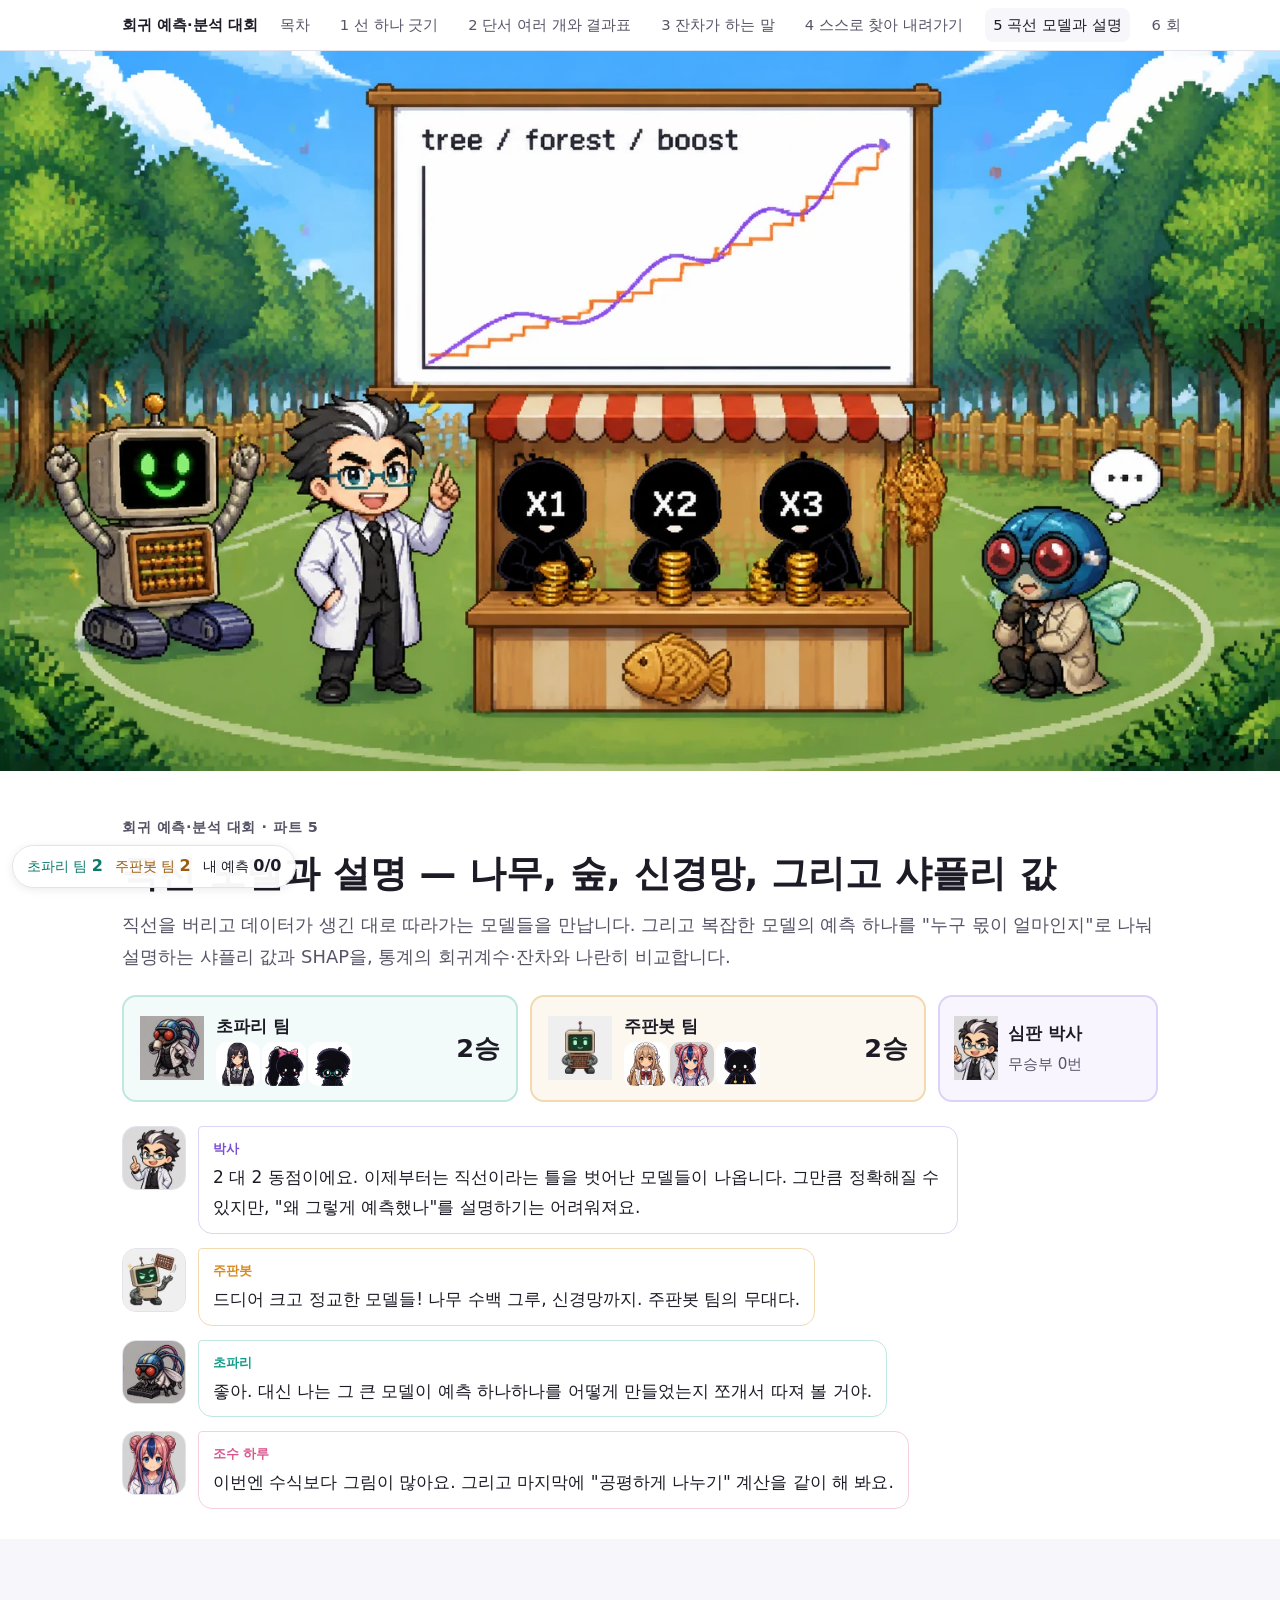
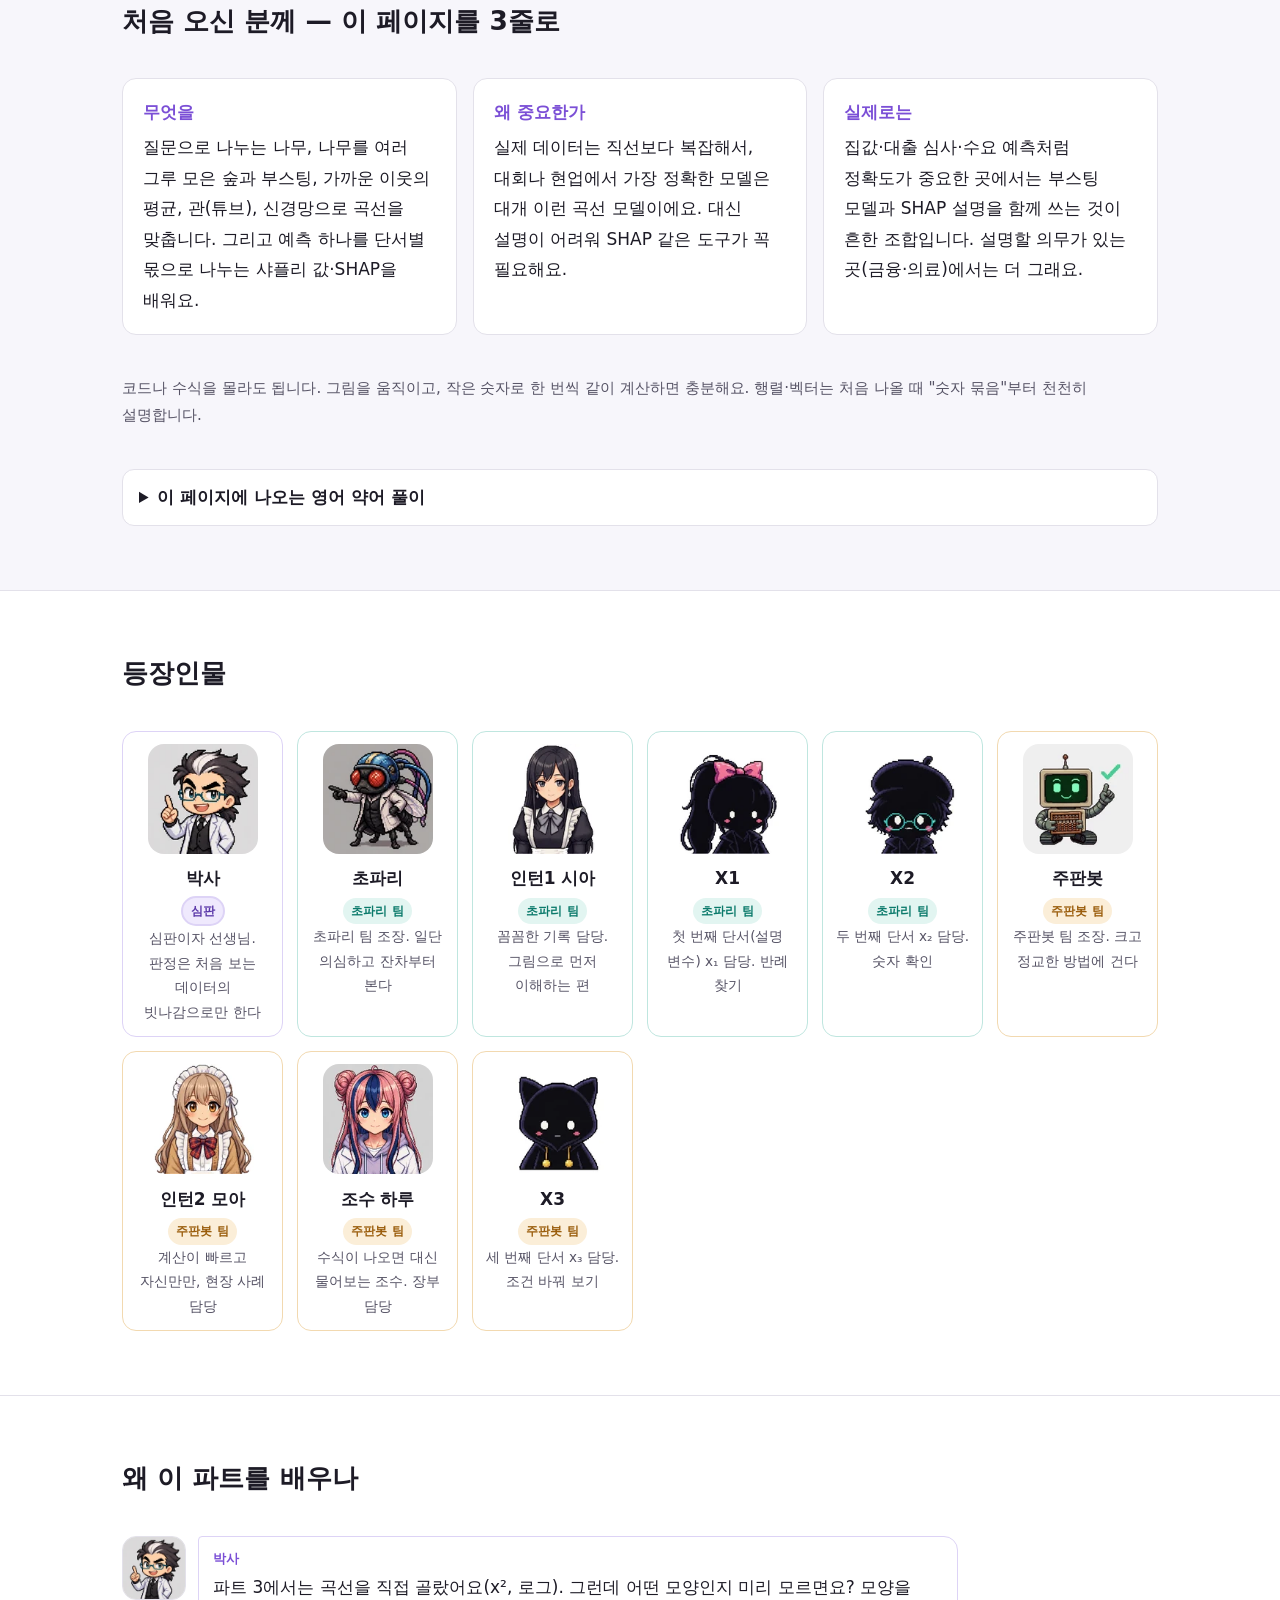
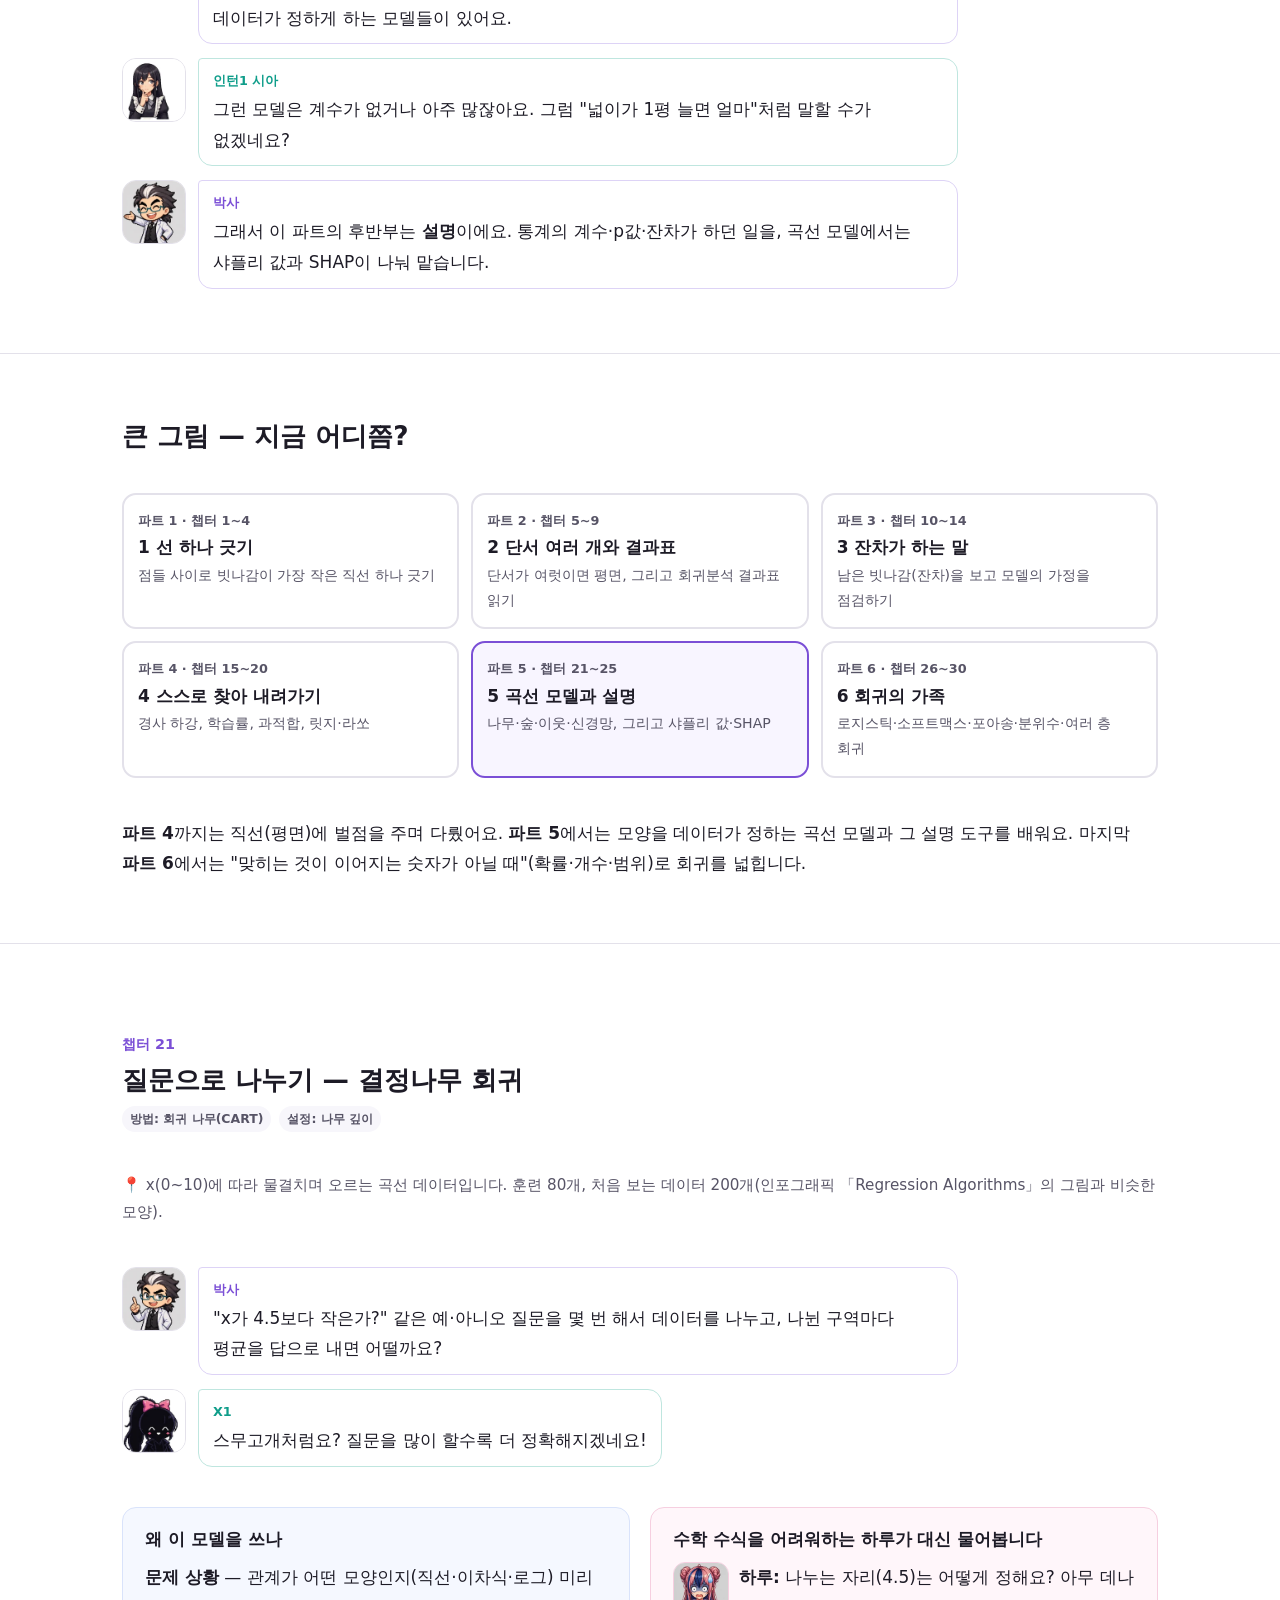
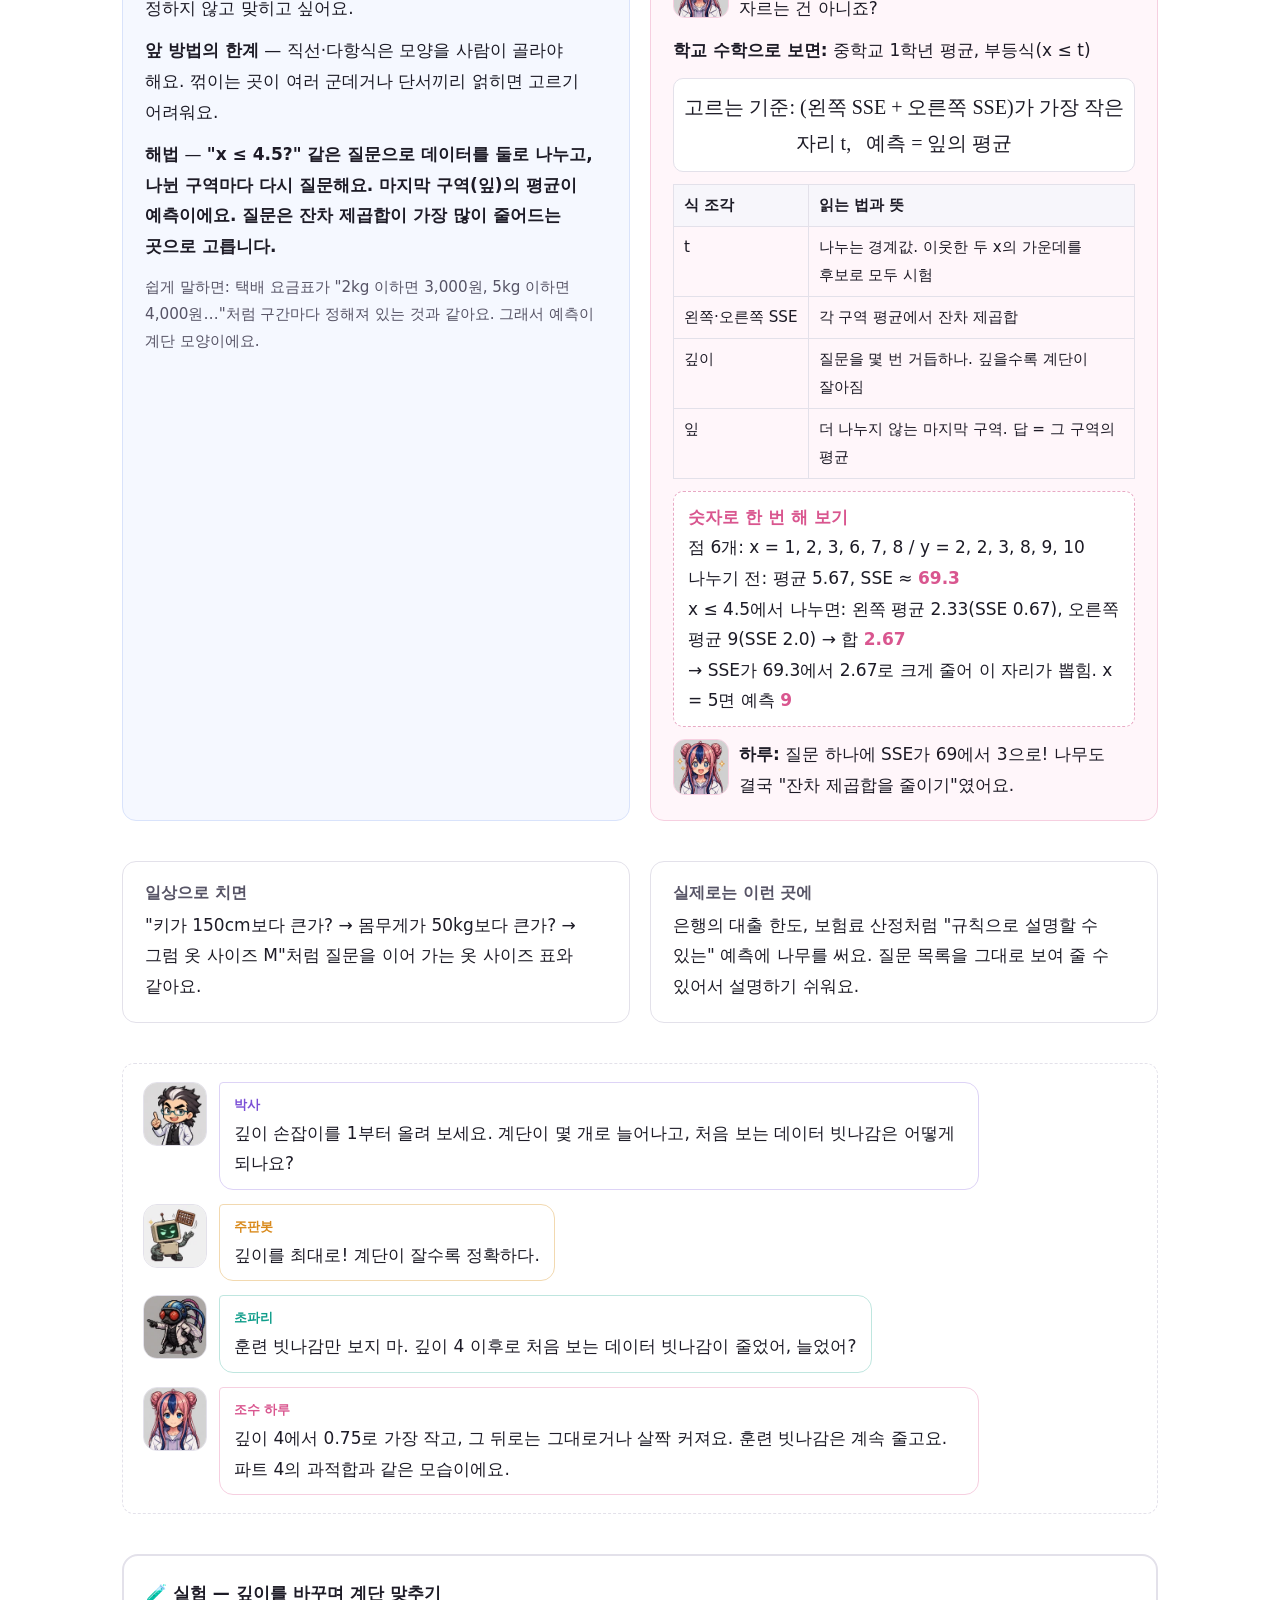
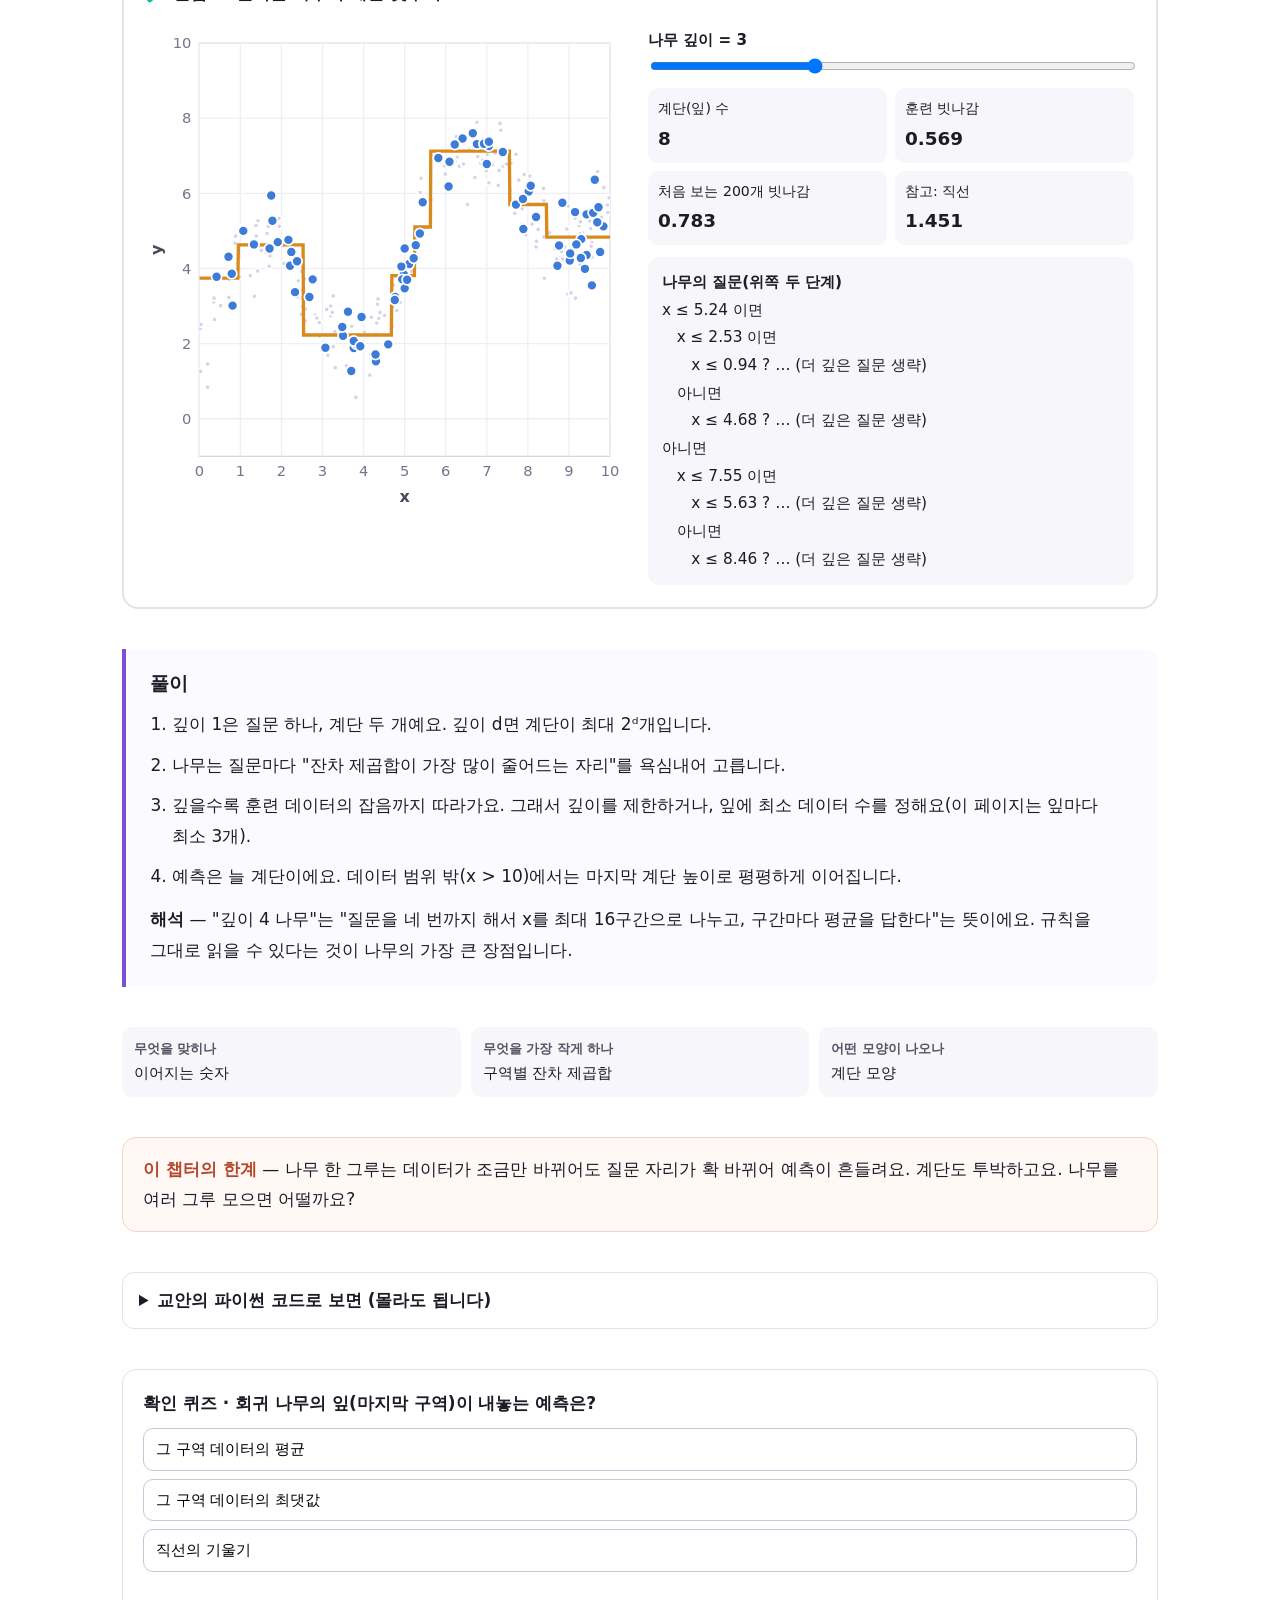
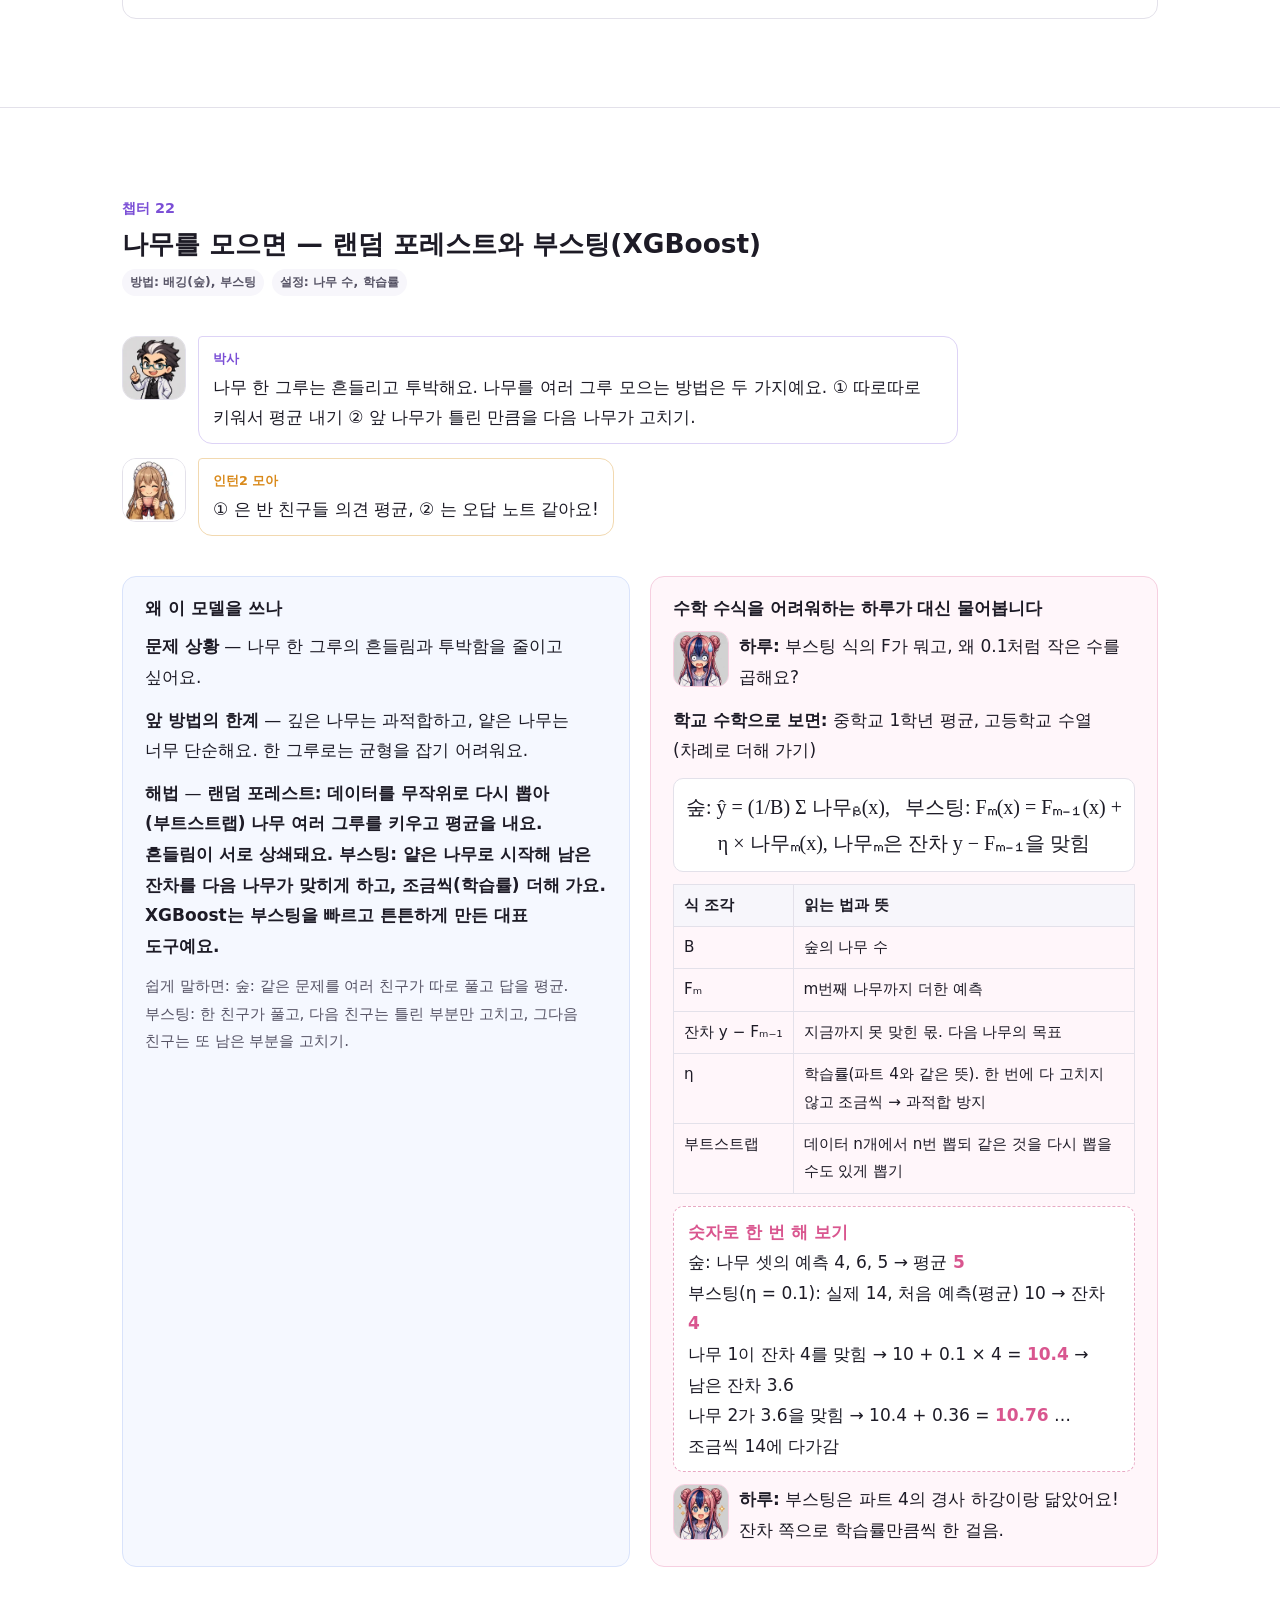
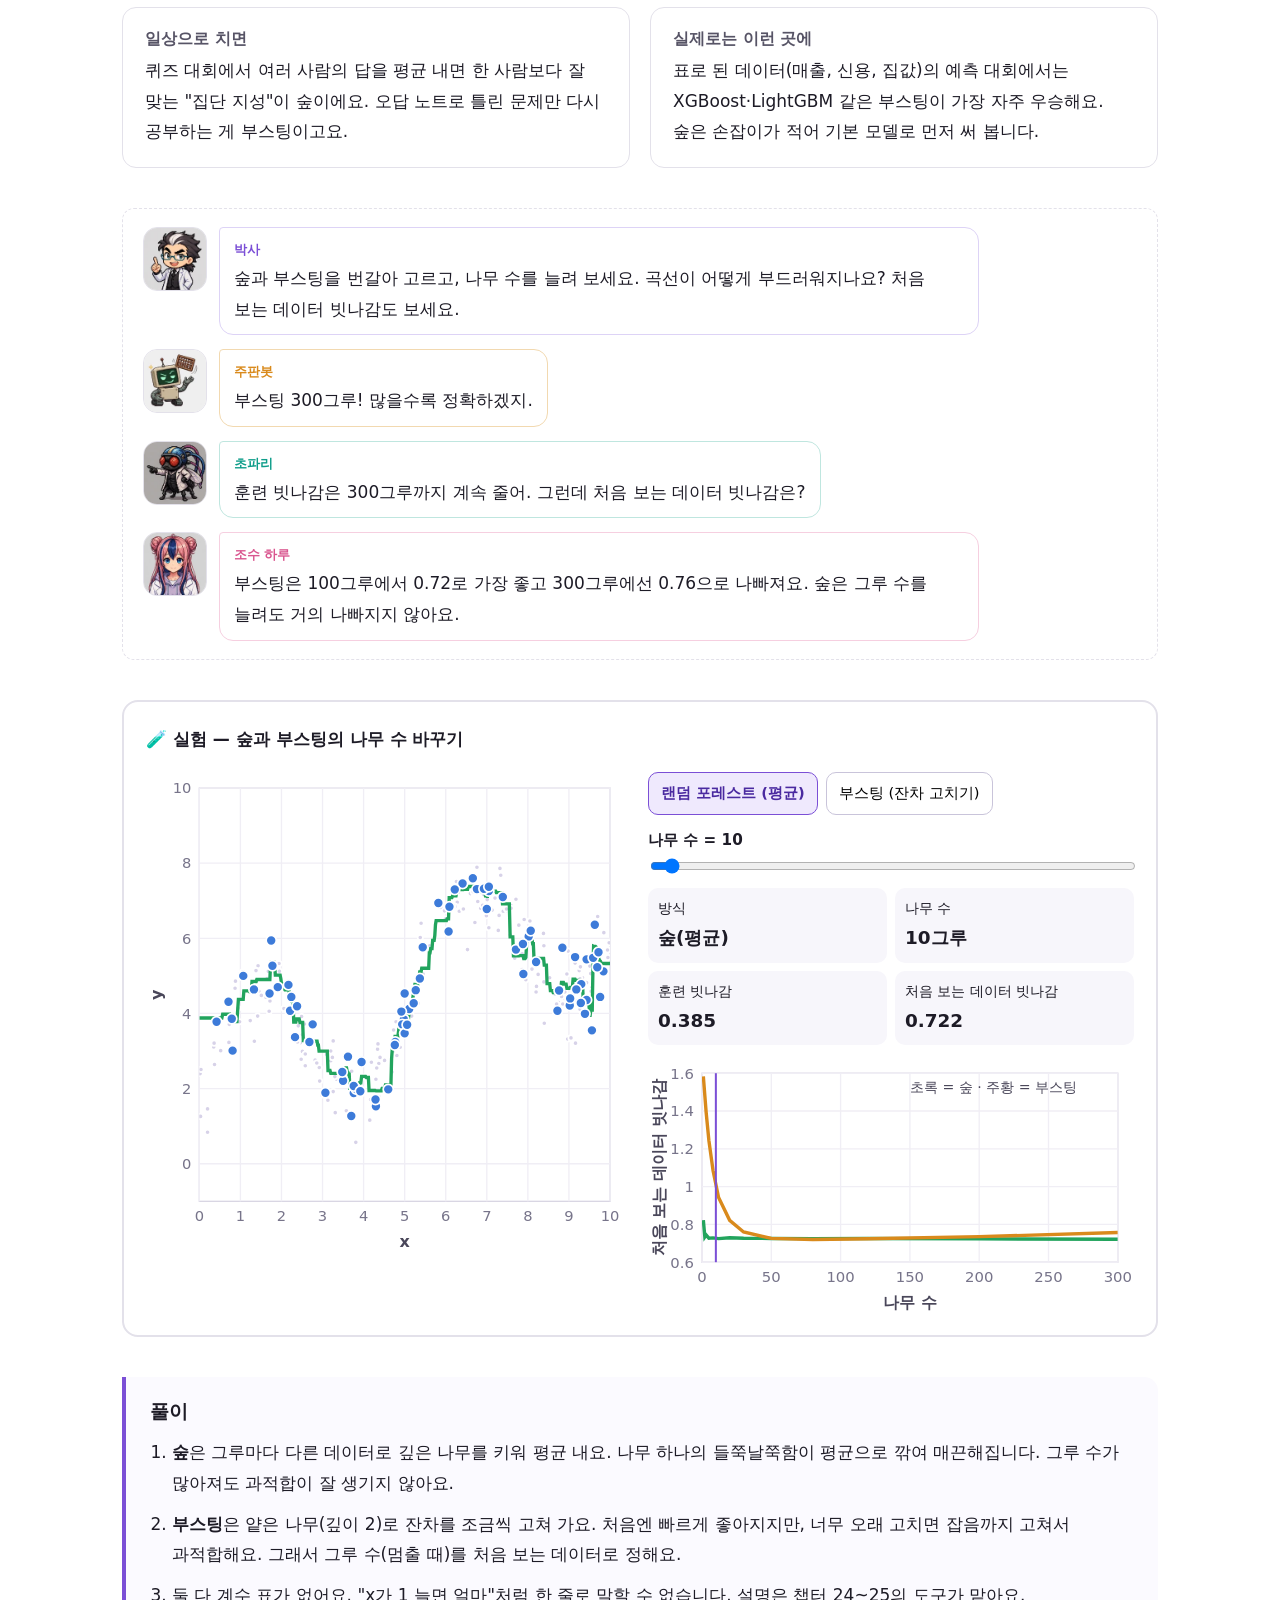
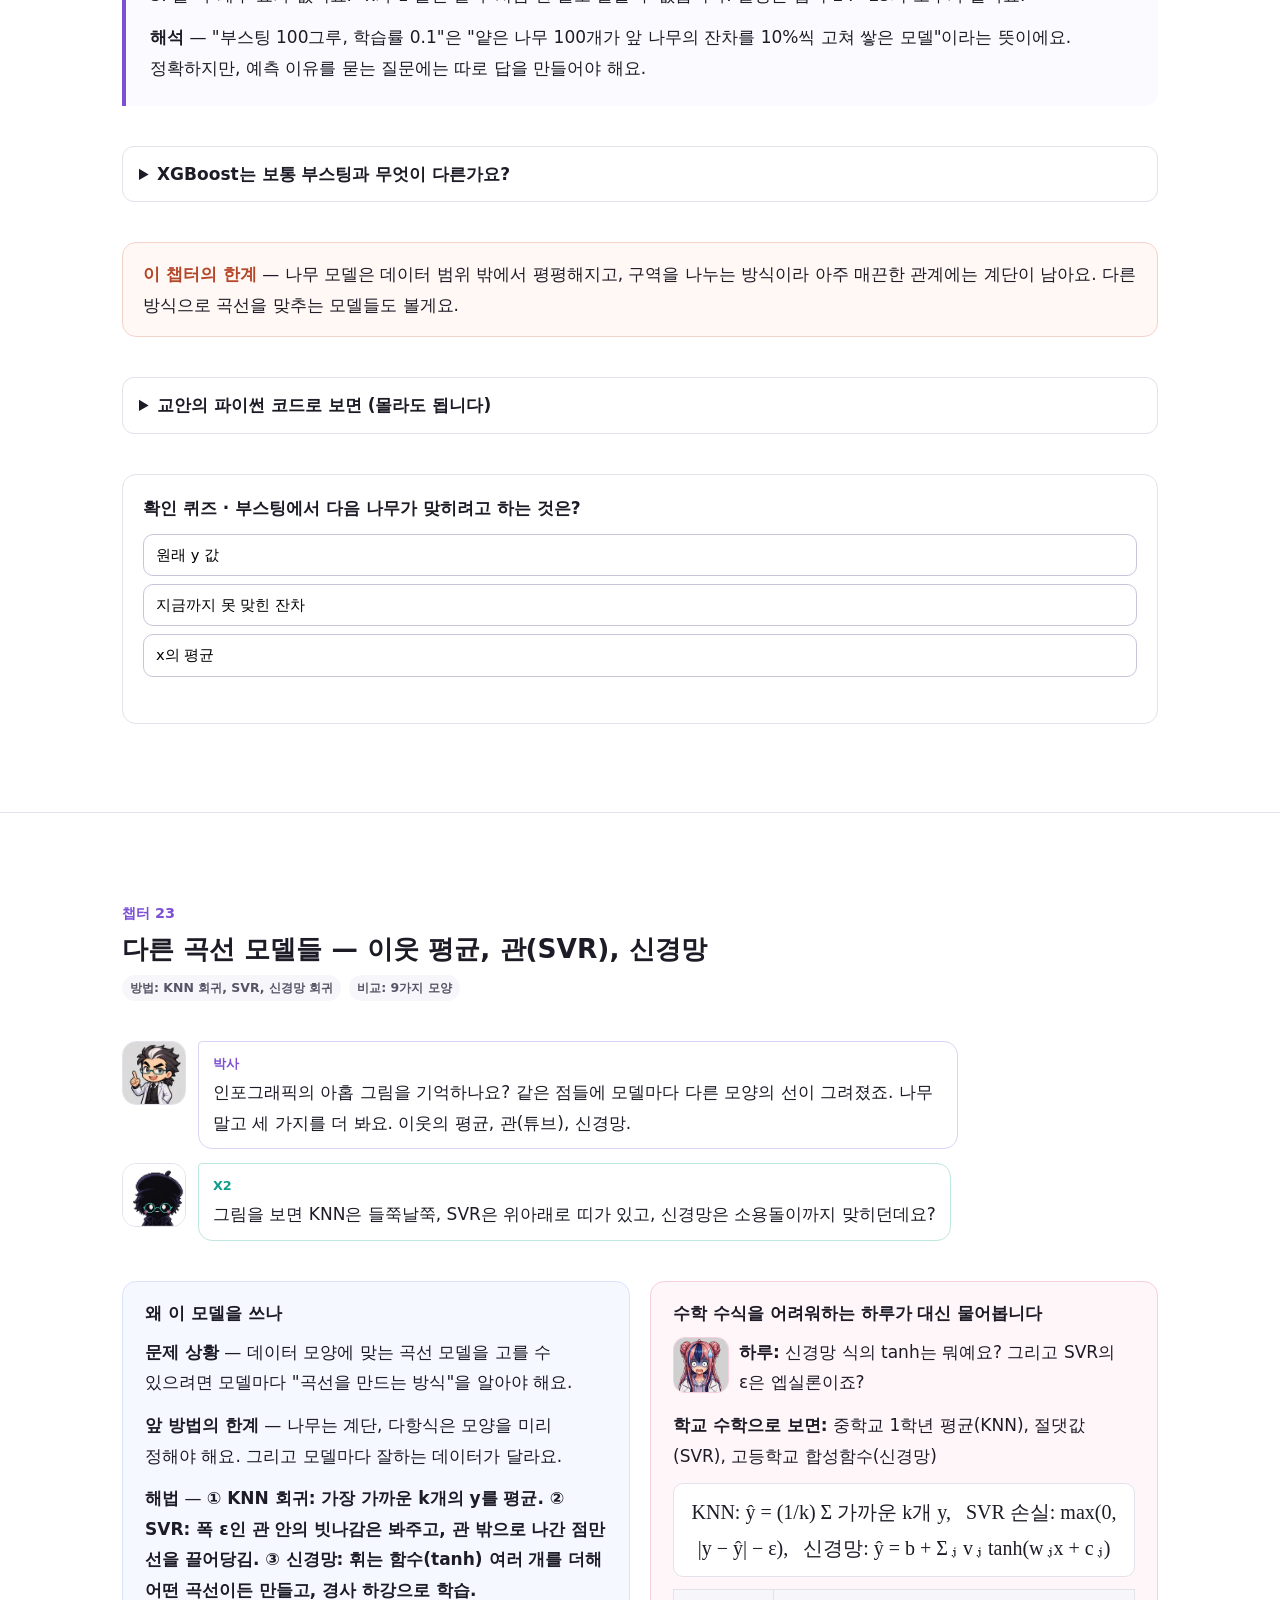
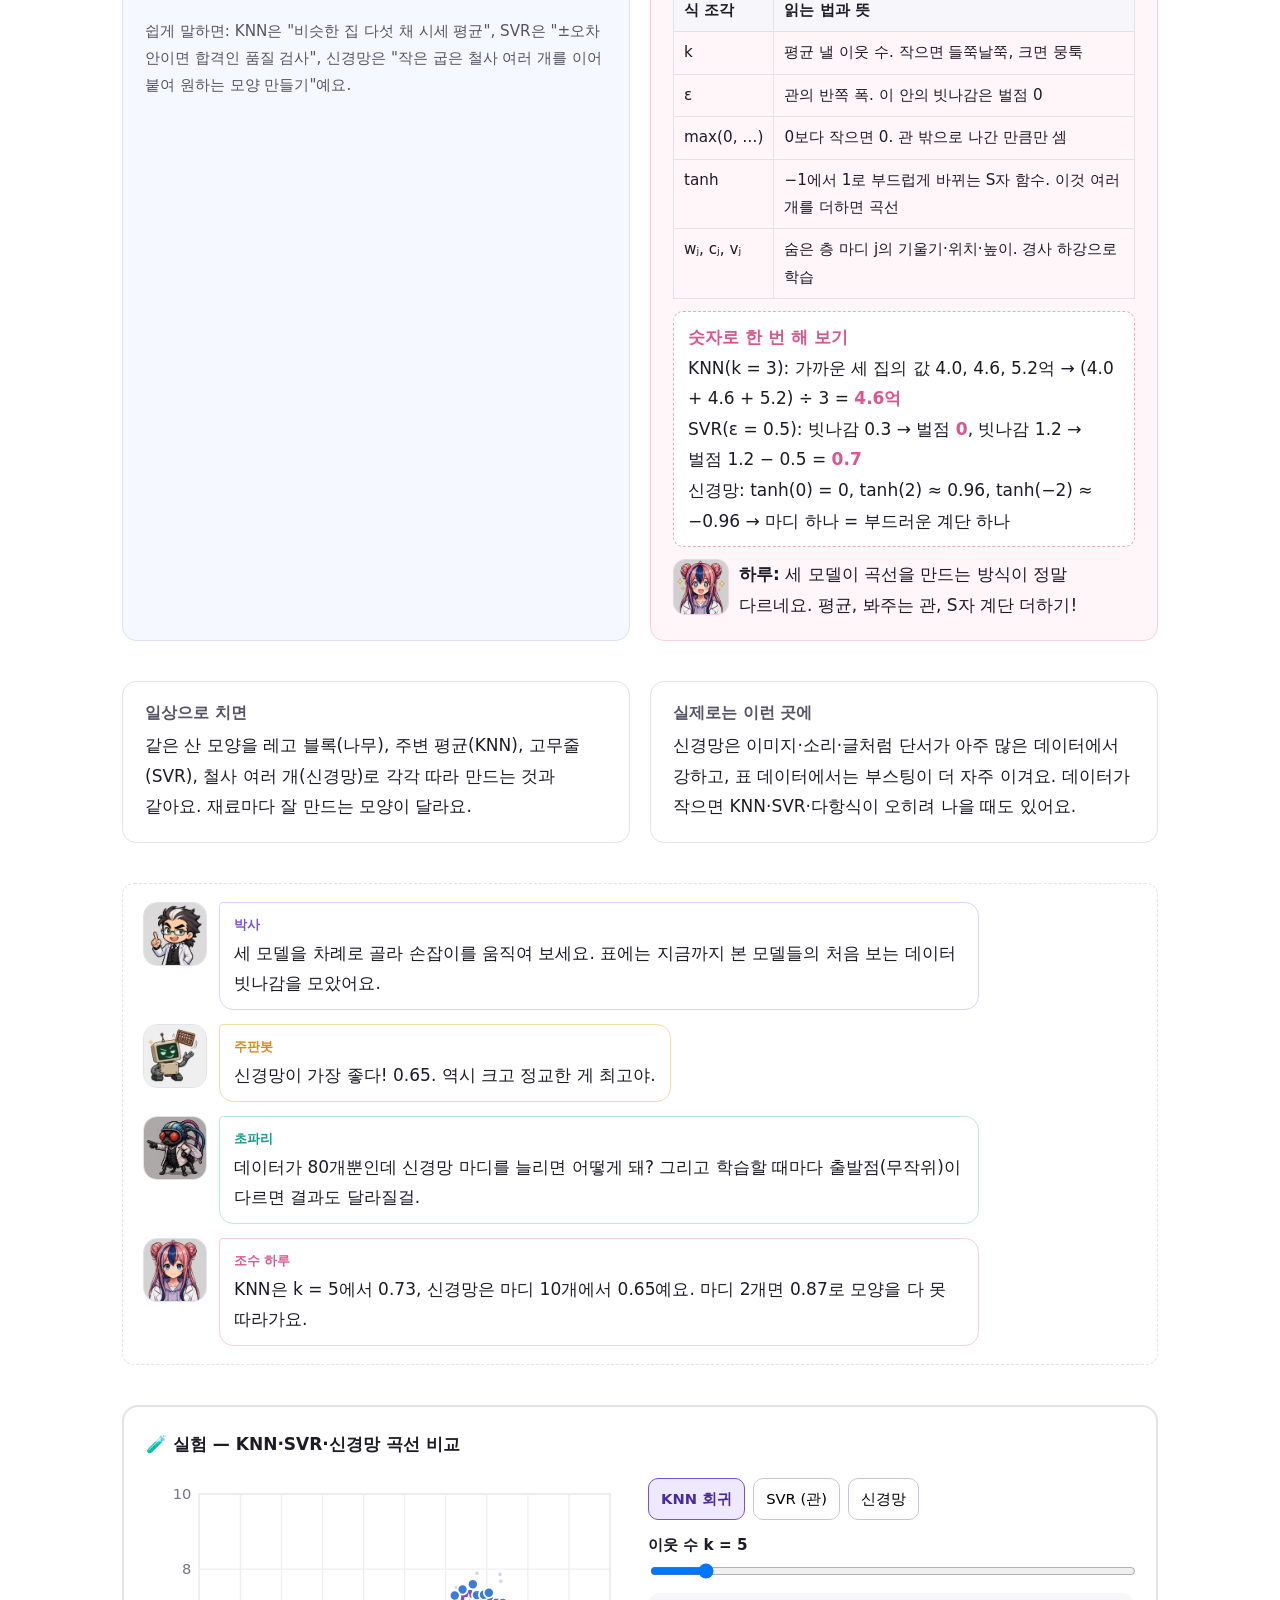
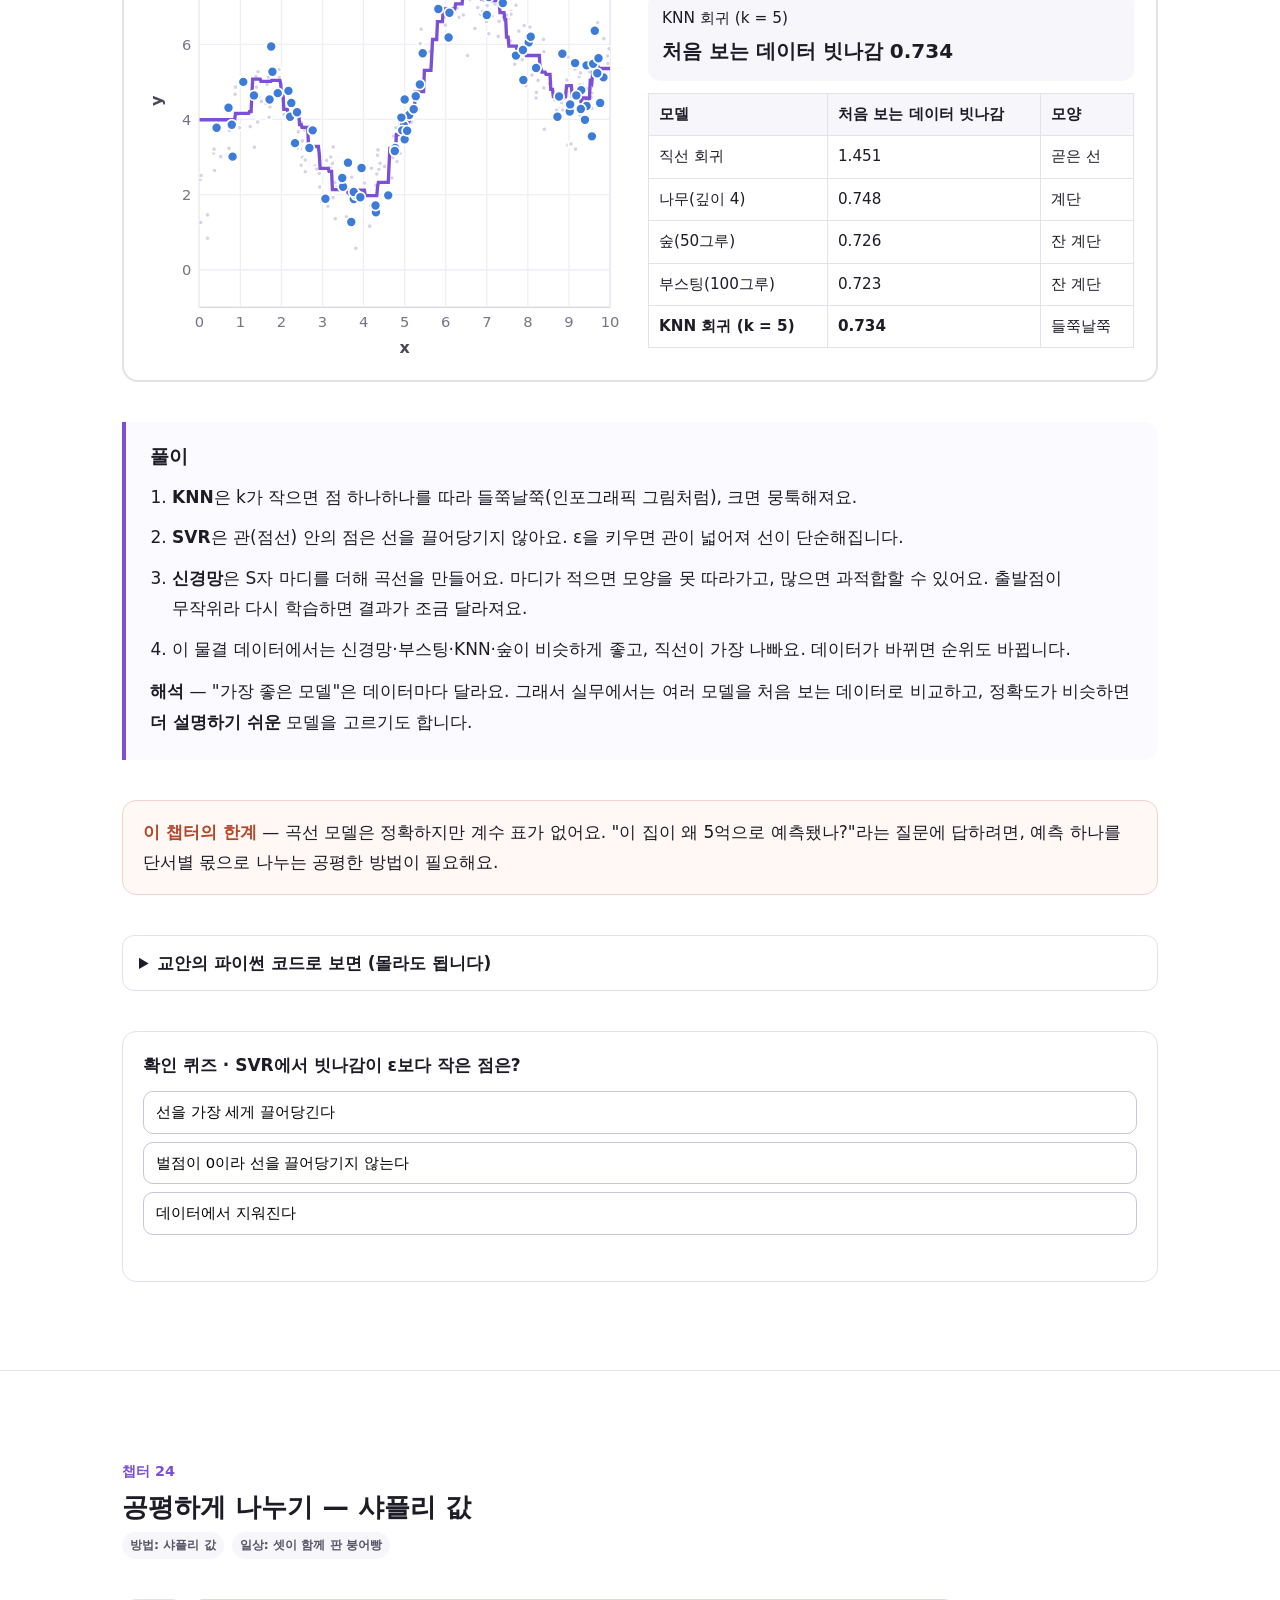
<file: part5_curve.html>
<!DOCTYPE html><html lang="ko"><head><meta charset="utf-8"><meta name="viewport" content="width=device-width,initial-scale=1">
<title>곡선 모델과 설명 — 나무, 숲, 신경망, 그리고 샤플리 값 · 회귀 예측·분석 대회</title><meta name="description" content="행렬·벡터를 처음 배우는 분을 위한 회귀 해설 5편. 결정나무 회귀, 랜덤 포레스트와 부스팅(XGBoost), KNN·SVR·신경망 회귀, 샤플리 값 손계산, SHAP과 회귀계수·잔차의 비교."><meta name="author" content="안상선">
<meta property="og:title" content="곡선 모델과 설명 — 나무, 숲, 신경망, 그리고 샤플리 값"><meta property="og:description" content="행렬·벡터를 처음 배우는 분을 위한 회귀 해설 5편. 결정나무 회귀, 랜덤 포레스트와 부스팅(XGBoost), KNN·SVR·신경망 회귀, 샤플리 값 손계산, SHAP과 회귀계수·잔차의 비교."><meta property="og:type" content="article">
<meta property="og:image" content="https://adminmrobo.github.io/Regression_model_lab_01/assets/img/og_part5.webp?v=656ab5be"><meta property="og:url" content="https://adminmrobo.github.io/Regression_model_lab_01/part5_curve.html"><meta name="twitter:card" content="summary_large_image">
<meta name="citation_title" content="곡선 모델과 설명 — 나무, 숲, 신경망, 그리고 샤플리 값"><meta name="citation_author" content="안상선"><meta name="citation_publication_date" content="2026/11/27">
<link rel="stylesheet" href="assets/engine.css?v=2"><script type="application/ld+json">{"@context": "https://schema.org", "@type": "LearningResource", "name": "곡선 모델과 설명 — 나무, 숲, 신경망, 그리고 샤플리 값", "description": "행렬·벡터를 처음 배우는 분을 위한 회귀 해설 5편. 결정나무 회귀, 랜덤 포레스트와 부스팅(XGBoost), KNN·SVR·신경망 회귀, 샤플리 값 손계산, SHAP과 회귀계수·잔차의 비교.", "inLanguage": "ko", "educationalLevel": "입문", "creator": {"@type": "Person", "name": "안상선", "url": "https://adminmrobo.github.io/who_am_i/who_am_i.html", "affiliation": "(주)M-Robo 대표"}, "isPartOf": "회귀 예측·분석 대회", "url": "https://adminmrobo.github.io/Regression_model_lab_01/part5_curve.html"}</script></head><body><nav class="topnav" aria-label="시리즈 목차"><div class="wrap"><b>회귀 예측·분석 대회</b><a href="index.html" class="">목차</a><a href="part1_line.html" class="">1 선 하나 긋기</a><a href="part2_table.html" class="">2 단서 여러 개와 결과표</a><a href="part3_resid.html" class="">3 잔차가 하는 말</a><a href="part4_learn.html" class="">4 스스로 찾아 내려가기</a><a href="part5_curve.html" class="on">5 곡선 모델과 설명</a><a href="part6_family.html" class="">6 회귀의 가족</a><a href="practice/index.html" class="">실전 연습장</a></div></nav><figure class="cover"><picture><source type="image/webp" srcset="assets/img/cover_part5.webp?v=048861f8"><img src="assets/img/cover_part5.png?v=31ca4006" alt="픽셀아트 숲속 운동장. tree / forest / boost 칠판에 보라 곡선과 주황 계단 선이 겹쳐 있다. 아래 붕어빵 노점에서 X1·X2·X3가 동전을 세 몫으로 나누고, 주판봇은 기뻐하며 박사는 가리키고 초파리는 생각에 잠겨 있다" width="1920" height="1080"></picture></figure><header class="hero" id="top"><div class="wrap"><div class="kicker">회귀 예측·분석 대회 · 파트 5</div><h1>곡선 모델과 설명 — 나무, 숲, 신경망, 그리고 샤플리 값</h1><p class="sub">직선을 버리고 데이터가 생긴 대로 따라가는 모델들을 만납니다. 그리고 복잡한 모델의 예측 하나를 "누구 몫이 얼마인지"로 나눠 설명하는 샤플리 값과 SHAP을, 통계의 회귀계수·잔차와 나란히 비교합니다.</p><div class="scoreboard">
<div class="team fly"><img class="px " data-spr="fly:smile" alt="" aria-hidden="true" width="64" height="64"><div><div class="nm">초파리 팀</div><div class="mem"><img class="px " data-spr="sia:smile" alt="" aria-hidden="true" width="64" height="64"><img class="px " data-spr="x1:smile" alt="" aria-hidden="true" width="64" height="64"><img class="px " data-spr="x2:smile" alt="" aria-hidden="true" width="64" height="64"></div></div><div class="pt" title="이긴 라운드">2승</div></div>
<div class="team robo"><img class="px " data-spr="robo:smile" alt="" aria-hidden="true" width="64" height="64"><div><div class="nm">주판봇 팀</div><div class="mem"><img class="px " data-spr="moa:smile" alt="" aria-hidden="true" width="64" height="64"><img class="px " data-spr="haru:smile" alt="" aria-hidden="true" width="64" height="64"><img class="px " data-spr="x3:smile" alt="" aria-hidden="true" width="64" height="64"></div></div><div class="pt" title="이긴 라운드">2승</div></div>
<div class="ref"><img class="px " data-spr="doc:smile" alt="" aria-hidden="true" width="64" height="64"><div><b>심판 박사</b><br><span class="note">무승부 0번</span></div></div></div><div style="margin-top:24px"><div class="dialog"><div class="say doc"><img class="px " data-spr="doc:smile" alt="" aria-hidden="true" width="64" height="64"><div><span class="who">박사</span>2 대 2 동점이에요. 이제부터는 직선이라는 틀을 벗어난 모델들이 나옵니다. 그만큼 정확해질 수 있지만, "왜 그렇게 예측했나"를 설명하기는 어려워져요.</div></div><div class="say robo"><img class="px " data-spr="robo:happy" alt="" aria-hidden="true" width="64" height="64"><div><span class="who">주판봇</span>드디어 크고 정교한 모델들! 나무 수백 그루, 신경망까지. 주판봇 팀의 무대다.</div></div><div class="say fly"><img class="px " data-spr="fly:think" alt="" aria-hidden="true" width="64" height="64"><div><span class="who">초파리</span>좋아. 대신 나는 그 큰 모델이 예측 하나하나를 어떻게 만들었는지 쪼개서 따져 볼 거야.</div></div><div class="say haru"><img class="px " data-spr="haru:smile" alt="" aria-hidden="true" width="64" height="64"><div><span class="who">조수 하루</span>이번엔 수식보다 그림이 많아요. 그리고 마지막에 "공평하게 나누기" 계산을 같이 해 봐요.</div></div></div></div></div></header><section class="sec" id="plain"><div class="wrap stack"><h2>처음 오신 분께 — 이 페이지를 3줄로</h2>
<div class="three"><div><b>무엇을</b>질문으로 나누는 나무, 나무를 여러 그루 모은 숲과 부스팅, 가까운 이웃의 평균, 관(튜브), 신경망으로 곡선을 맞춥니다. 그리고 예측 하나를 단서별 몫으로 나누는 샤플리 값·SHAP을 배워요.</div><div><b>왜 중요한가</b>실제 데이터는 직선보다 복잡해서, 대회나 현업에서 가장 정확한 모델은 대개 이런 곡선 모델이에요. 대신 설명이 어려워 SHAP 같은 도구가 꼭 필요해요.</div><div><b>실제로는</b>집값·대출 심사·수요 예측처럼 정확도가 중요한 곳에서는 부스팅 모델과 SHAP 설명을 함께 쓰는 것이 흔한 조합입니다. 설명할 의무가 있는 곳(금융·의료)에서는 더 그래요.</div></div>
<p class="note">코드나 수식을 몰라도 됩니다. 그림을 움직이고, 작은 숫자로 한 번씩 같이 계산하면 충분해요. 행렬·벡터는 처음 나올 때 "숫자 묶음"부터 천천히 설명합니다.</p>
<details class="abbr"><summary>이 페이지에 나오는 영어 약어 풀이</summary><dl class="abbr"><dt>CART</dt><dd><b>분류·회귀 나무</b> — Classification And Regression Tree. 질문으로 데이터를 나눠 구역마다 평균을 답하는 나무</dd><dt>XGBoost</dt><dd><b>익스트림 그레이디언트 부스팅</b> — eXtreme Gradient Boosting. 앞 나무가 틀린 만큼을 다음 나무가 고쳐 가는 부스팅의 대표 도구</dd><dt>KNN</dt><dd><b>k-최근접 이웃</b> — k-Nearest Neighbors. 가장 가까운 k개의 값을 평균 낸다</dd><dt>SVR</dt><dd><b>서포트 벡터 회귀</b> — Support Vector Regression. 관(튜브) 안의 빗나감은 봐주는 회귀</dd><dt>SHAP</dt><dd><b>샤플리 덧셈 설명</b> — SHapley Additive exPlanations. 예측 하나를 단서별 몫으로 나눠 설명한다</dd><dt>RMSE</dt><dd><b>평균 빗나감(제곱근 평균 제곱오차)</b> — Root Mean Squared Error. 빗나감을 제곱해 평균 내고 루트를 씌운 값. 원래 단위로 "평균 몇 개쯤 빗나가나"</dd></dl></details></div></section><section class="sec" id="cast"><div class="wrap stack"><h2>등장인물</h2><div class="cast"><div class="c ref"><img class="px " data-spr="doc:smile" alt="" aria-hidden="true" width="64" height="64"><div><b>박사</b></div><span class="tag ref">심판</span><div class="r">심판이자 선생님. 판정은 처음 보는 데이터의 빗나감으로만 한다</div></div><div class="c fly"><img class="px " data-spr="fly:point" alt="" aria-hidden="true" width="64" height="64"><div><b>초파리</b></div><span class="tag fly">초파리 팀</span><div class="r">초파리 팀 조장. 일단 의심하고 잔차부터 본다</div></div><div class="c fly"><img class="px " data-spr="sia:smile" alt="" aria-hidden="true" width="64" height="64"><div><b>인턴1 시아</b></div><span class="tag fly">초파리 팀</span><div class="r">꼼꼼한 기록 담당. 그림으로 먼저 이해하는 편</div></div><div class="c fly"><img class="px " data-spr="x1:smile" alt="" aria-hidden="true" width="64" height="64"><div><b>X1</b></div><span class="tag fly">초파리 팀</span><div class="r">첫 번째 단서(설명 변수) x₁ 담당. 반례 찾기</div></div><div class="c fly"><img class="px " data-spr="x2:smile" alt="" aria-hidden="true" width="64" height="64"><div><b>X2</b></div><span class="tag fly">초파리 팀</span><div class="r">두 번째 단서 x₂ 담당. 숫자 확인</div></div><div class="c robo"><img class="px " data-spr="robo:firm" alt="" aria-hidden="true" width="64" height="64"><div><b>주판봇</b></div><span class="tag robo">주판봇 팀</span><div class="r">주판봇 팀 조장. 크고 정교한 방법에 건다</div></div><div class="c robo"><img class="px " data-spr="moa:smile" alt="" aria-hidden="true" width="64" height="64"><div><b>인턴2 모아</b></div><span class="tag robo">주판봇 팀</span><div class="r">계산이 빠르고 자신만만, 현장 사례 담당</div></div><div class="c robo"><img class="px " data-spr="haru:smile" alt="" aria-hidden="true" width="64" height="64"><div><b>조수 하루</b></div><span class="tag robo">주판봇 팀</span><div class="r">수식이 나오면 대신 물어보는 조수. 장부 담당</div></div><div class="c robo"><img class="px " data-spr="x3:smile" alt="" aria-hidden="true" width="64" height="64"><div><b>X3</b></div><span class="tag robo">주판봇 팀</span><div class="r">세 번째 단서 x₃ 담당. 조건 바꿔 보기</div></div></div></div></section><section class="sec" id="why"><div class="wrap stack"><h2>왜 이 파트를 배우나</h2><div class="dialog">
<div class="say doc"><img class="px" data-spr="doc:smile" alt="" aria-hidden="true"><div><span class="who">박사</span>파트 3에서는 곡선을 직접 골랐어요(x², 로그). 그런데 어떤 모양인지 미리 모르면요? 모양을 데이터가 정하게 하는 모델들이 있어요.</div></div>
<div class="say sia"><img class="px" data-spr="sia:think" alt="" aria-hidden="true"><div><span class="who">인턴1 시아</span>그런 모델은 계수가 없거나 아주 많잖아요. 그럼 "넓이가 1평 늘면 얼마"처럼 말할 수가 없겠네요?</div></div>
<div class="say doc"><img class="px" data-spr="doc:point" alt="" aria-hidden="true"><div><span class="who">박사</span>그래서 이 파트의 후반부는 <b>설명</b>이에요. 통계의 계수·p값·잔차가 하던 일을, 곡선 모델에서는 샤플리 값과 SHAP이 나눠 맡습니다.</div></div></div></div></section><section class="sec" id="map"><div class="wrap stack"><h2>큰 그림 — 지금 어디쯤?</h2><div class="map"><a href="part1_line.html" class=""><div class="n">파트 1 · 챕터 1~4</div><div class="t">1 선 하나 긋기</div><div class="d">점들 사이로 빗나감이 가장 작은 직선 하나 긋기</div></a><a href="part2_table.html" class=""><div class="n">파트 2 · 챕터 5~9</div><div class="t">2 단서 여러 개와 결과표</div><div class="d">단서가 여럿이면 평면, 그리고 회귀분석 결과표 읽기</div></a><a href="part3_resid.html" class=""><div class="n">파트 3 · 챕터 10~14</div><div class="t">3 잔차가 하는 말</div><div class="d">남은 빗나감(잔차)을 보고 모델의 가정을 점검하기</div></a><a href="part4_learn.html" class=""><div class="n">파트 4 · 챕터 15~20</div><div class="t">4 스스로 찾아 내려가기</div><div class="d">경사 하강, 학습률, 과적합, 릿지·라쏘</div></a><a href="part5_curve.html" class="here"><div class="n">파트 5 · 챕터 21~25</div><div class="t">5 곡선 모델과 설명</div><div class="d">나무·숲·이웃·신경망, 그리고 샤플리 값·SHAP</div></a><a href="part6_family.html" class=""><div class="n">파트 6 · 챕터 26~30</div><div class="t">6 회귀의 가족</div><div class="d">로지스틱·소프트맥스·포아송·분위수·여러 층 회귀</div></a></div><p><b>파트 4</b>까지는 직선(평면)에 벌점을 주며 다뤘어요. <b>파트 5</b>에서는 모양을 데이터가 정하는 곡선 모델과 그 설명 도구를 배워요. 마지막 <b>파트 6</b>에서는 "맞히는 것이 이어지는 숫자가 아닐 때"(확률·개수·범위)로 회귀를 넓힙니다.</p></div></section><section class="level" id="ch21"><div class="wrap stack"><div class="lvhead"><div class="num">챕터 21</div><h2>질문으로 나누기 — 결정나무 회귀</h2><div class="tags"><span class="tag">방법: 회귀 나무(CART)</span><span class="tag">설정: 나무 깊이</span></div></div><p class="note">📍 x(0~10)에 따라 물결치며 오르는 곡선 데이터입니다. 훈련 80개, 처음 보는 데이터 200개(인포그래픽 「Regression Algorithms」의 그림과 비슷한 모양).</p><div class="dialog"><div class="say doc"><img class="px " data-spr="doc:smile" alt="" aria-hidden="true" width="64" height="64"><div><span class="who">박사</span>"x가 4.5보다 작은가?" 같은 예·아니오 질문을 몇 번 해서 데이터를 나누고, 나뉜 구역마다 평균을 답으로 내면 어떨까요?</div></div><div class="say x1"><img class="px " data-spr="x1:happy" alt="" aria-hidden="true" width="64" height="64"><div><span class="who">X1</span>스무고개처럼요? 질문을 많이 할수록 더 정확해지겠네요!</div></div></div><div class="easy"><div class="ez-why"><h3>왜 이 모델을 쓰나</h3>
<p><b>문제 상황</b> — 관계가 어떤 모양인지(직선·이차식·로그) 미리 정하지 않고 맞히고 싶어요.</p><p><b>앞 방법의 한계</b> — 직선·다항식은 모양을 사람이 골라야 해요. 꺾이는 곳이 여러 군데거나 단서끼리 얽히면 고르기 어려워요.</p><p><b>해법</b> — <b>"x ≤ 4.5?" 같은 질문으로 데이터를 둘로 나누고, 나뉜 구역마다 다시 질문해요. 마지막 구역(잎)의 <b>평균</b>이 예측이에요. 질문은 <b>잔차 제곱합이 가장 많이 줄어드는</b> 곳으로 고릅니다.</b></p><p class="note">쉽게 말하면: 택배 요금표가 "2kg 이하면 3,000원, 5kg 이하면 4,000원…"처럼 구간마다 정해져 있는 것과 같아요. 그래서 예측이 계단 모양이에요.</p></div><div class="ez-math"><h3>수학 수식을 어려워하는 하루가 대신 물어봅니다</h3>
<div class="ask"><img class="px " data-spr="haru:shock" alt="" aria-hidden="true" width="64" height="64"><p><b>하루:</b> 나누는 자리(4.5)는 어떻게 정해요? 아무 데나 자르는 건 아니죠?</p></div>
<p><b>학교 수학으로 보면:</b> 중학교 1학년 평균, 부등식(x ≤ t)</p>
<div class="eqn">고르는 기준: (왼쪽 SSE + 오른쪽 SSE)가 가장 작은 자리 t, &nbsp; 예측 = 잎의 평균</div>
<div class="tbl"><table><tr><th>식 조각</th><th>읽는 법과 뜻</th></tr><tr><td class="eqc">t</td><td>나누는 경계값. 이웃한 두 x의 가운데를 후보로 모두 시험</td></tr><tr><td class="eqc">왼쪽·오른쪽 SSE</td><td>각 구역 평균에서 잔차 제곱합</td></tr><tr><td class="eqc">깊이</td><td>질문을 몇 번 거듭하나. 깊을수록 계단이 잘아짐</td></tr><tr><td class="eqc">잎</td><td>더 나누지 않는 마지막 구역. 답 = 그 구역의 평균</td></tr></table></div>
<div class="try"><b>숫자로 한 번 해 보기</b><br>점 6개: x = 1, 2, 3, 6, 7, 8 / y = 2, 2, 3, 8, 9, 10<br>나누기 전: 평균 5.67, SSE ≈ <b>69.3</b><br>x ≤ 4.5에서 나누면: 왼쪽 평균 2.33(SSE 0.67), 오른쪽 평균 9(SSE 2.0) → 합 <b>2.67</b><br>→ SSE가 69.3에서 2.67로 크게 줄어 이 자리가 뽑힘. x = 5면 예측 <b>9</b></div>
<div class="ask"><img class="px " data-spr="haru:spark" alt="" aria-hidden="true" width="64" height="64"><p><b>하루:</b> 질문 하나에 SSE가 69에서 3으로! 나무도 결국 "잔차 제곱합을 줄이기"였어요.</p></div></div></div><div class="pair"><div><h3>일상으로 치면</h3>"키가 150cm보다 큰가? → 몸무게가 50kg보다 큰가? → 그럼 옷 사이즈 M"처럼 질문을 이어 가는 옷 사이즈 표와 같아요.</div><div><h3>실제로는 이런 곳에</h3>은행의 대출 한도, 보험료 산정처럼 "규칙으로 설명할 수 있는" 예측에 나무를 써요. 질문 목록을 그대로 보여 줄 수 있어서 설명하기 쉬워요.</div></div><div class="dialog lvtalk"><div class="say doc"><img class="px " data-spr="doc:smile" alt="" aria-hidden="true" width="64" height="64"><div><span class="who">박사</span>깊이 손잡이를 1부터 올려 보세요. 계단이 몇 개로 늘어나고, 처음 보는 데이터 빗나감은 어떻게 되나요?</div></div><div class="say robo"><img class="px " data-spr="robo:happy" alt="" aria-hidden="true" width="64" height="64"><div><span class="who">주판봇</span>깊이를 최대로! 계단이 잘수록 정확하다.</div></div><div class="say fly"><img class="px " data-spr="fly:point" alt="" aria-hidden="true" width="64" height="64"><div><span class="who">초파리</span>훈련 빗나감만 보지 마. 깊이 4 이후로 처음 보는 데이터 빗나감이 줄었어, 늘었어?</div></div><div class="say haru"><img class="px " data-spr="haru:smile" alt="" aria-hidden="true" width="64" height="64"><div><span class="who">조수 하루</span>깊이 4에서 0.75로 가장 작고, 그 뒤로는 그대로거나 살짝 커져요. 훈련 빗나감은 계속 줄고요. 파트 4의 과적합과 같은 모습이에요.</div></div></div><div class="panel" id="ch21-panel"><div class="ptitle">🧪 실험 — 깊이를 바꾸며 계단 맞추기</div><div class="row"><div class="plot" id="p21"></div><div class="ctrl"><label>나무 깊이 = <span id="v21">3</span><input type="range" id="s21" min="1" max="7" step="1" value="3"></label><div class="stat" id="r21"></div><div class="read" id="r21t"></div></div></div></div><div class="explain"><h3>풀이</h3><ol><li>깊이 1은 질문 하나, 계단 두 개예요. 깊이 d면 계단이 최대 2ᵈ개입니다.</li><li>나무는 질문마다 "잔차 제곱합이 가장 많이 줄어드는 자리"를 욕심내어 고릅니다.</li><li>깊을수록 훈련 데이터의 잡음까지 따라가요. 그래서 깊이를 제한하거나, 잎에 최소 데이터 수를 정해요(이 페이지는 잎마다 최소 3개).</li><li>예측은 늘 계단이에요. 데이터 범위 밖(x &gt; 10)에서는 마지막 계단 높이로 평평하게 이어집니다.</li></ol><p><b>해석</b> — "깊이 4 나무"는 "질문을 네 번까지 해서 x를 최대 16구간으로 나누고, 구간마다 평균을 답한다"는 뜻이에요. 규칙을 그대로 읽을 수 있다는 것이 나무의 가장 큰 장점입니다.</p></div><div class="three-card"><div><b>무엇을 맞히나</b>이어지는 숫자</div><div><b>무엇을 가장 작게 하나</b>구역별 잔차 제곱합</div><div><b>어떤 모양이 나오나</b>계단 모양</div></div><div class="limit"><b>이 챕터의 한계</b> — 나무 한 그루는 데이터가 조금만 바뀌어도 질문 자리가 확 바뀌어 예측이 흔들려요. 계단도 투박하고요. 나무를 여러 그루 모으면 어떨까요?</div><details class="code"><summary>교안의 파이썬 코드로 보면 (몰라도 됩니다)</summary><dl class="codemap"><dt>from sklearn.tree import DecisionTreeRegressor</dt><dd>회귀 나무 도구</dd><dt>DecisionTreeRegressor(max_depth=4, min_samples_leaf=3).fit(X, y)</dt><dd>깊이 4, 잎마다 최소 3개</dd><dt>from sklearn.tree import export_text; print(export_text(tree))</dt><dd>질문 목록을 글로 보기</dd></dl></details><div class="quiz" id="ch21-quiz" data-ans="0" data-ok="회귀 나무는 잎의 평균을 답해요. 그래서 예측이 계단 모양이에요." data-no="잔차 제곱합을 가장 작게 하는 대푯값은 무엇이었나요?"><div class="q">확인 퀴즈 · 회귀 나무의 잎(마지막 구역)이 내놓는 예측은?</div><div class="opts"><button type="button">그 구역 데이터의 평균</button><button type="button">그 구역 데이터의 최댓값</button><button type="button">직선의 기울기</button></div><div class="fb" aria-live="polite"></div></div></div></section><section class="level" id="ch22"><div class="wrap stack"><div class="lvhead"><div class="num">챕터 22</div><h2>나무를 모으면 — 랜덤 포레스트와 부스팅(XGBoost)</h2><div class="tags"><span class="tag">방법: 배깅(숲), 부스팅</span><span class="tag">설정: 나무 수, 학습률</span></div></div><div class="dialog"><div class="say doc"><img class="px " data-spr="doc:smile" alt="" aria-hidden="true" width="64" height="64"><div><span class="who">박사</span>나무 한 그루는 흔들리고 투박해요. 나무를 여러 그루 모으는 방법은 두 가지예요. ① 따로따로 키워서 평균 내기 ② 앞 나무가 틀린 만큼을 다음 나무가 고치기.</div></div><div class="say moa"><img class="px " data-spr="moa:happy" alt="" aria-hidden="true" width="64" height="64"><div><span class="who">인턴2 모아</span>① 은 반 친구들 의견 평균, ② 는 오답 노트 같아요!</div></div></div><div class="easy"><div class="ez-why"><h3>왜 이 모델을 쓰나</h3>
<p><b>문제 상황</b> — 나무 한 그루의 흔들림과 투박함을 줄이고 싶어요.</p><p><b>앞 방법의 한계</b> — 깊은 나무는 과적합하고, 얕은 나무는 너무 단순해요. 한 그루로는 균형을 잡기 어려워요.</p><p><b>해법</b> — <b><b>랜덤 포레스트</b>: 데이터를 무작위로 다시 뽑아(부트스트랩) 나무 여러 그루를 키우고 평균을 내요. 흔들림이 서로 상쇄돼요. <b>부스팅</b>: 얕은 나무로 시작해 <b>남은 잔차</b>를 다음 나무가 맞히게 하고, 조금씩(학습률) 더해 가요. XGBoost는 부스팅을 빠르고 튼튼하게 만든 대표 도구예요.</b></p><p class="note">쉽게 말하면: 숲: 같은 문제를 여러 친구가 따로 풀고 답을 평균. 부스팅: 한 친구가 풀고, 다음 친구는 틀린 부분만 고치고, 그다음 친구는 또 남은 부분을 고치기.</p></div><div class="ez-math"><h3>수학 수식을 어려워하는 하루가 대신 물어봅니다</h3>
<div class="ask"><img class="px " data-spr="haru:shock" alt="" aria-hidden="true" width="64" height="64"><p><b>하루:</b> 부스팅 식의 F가 뭐고, 왜 0.1처럼 작은 수를 곱해요?</p></div>
<p><b>학교 수학으로 보면:</b> 중학교 1학년 평균, 고등학교 수열(차례로 더해 가기)</p>
<div class="eqn">숲: ŷ = (1/B) Σ 나무ᵦ(x), &nbsp; 부스팅: Fₘ(x) = Fₘ₋₁(x) + η × 나무ₘ(x), 나무ₘ은 잔차 y − Fₘ₋₁을 맞힘</div>
<div class="tbl"><table><tr><th>식 조각</th><th>읽는 법과 뜻</th></tr><tr><td class="eqc">B</td><td>숲의 나무 수</td></tr><tr><td class="eqc">Fₘ</td><td>m번째 나무까지 더한 예측</td></tr><tr><td class="eqc">잔차 y − Fₘ₋₁</td><td>지금까지 못 맞힌 몫. 다음 나무의 목표</td></tr><tr><td class="eqc">η</td><td>학습률(파트 4와 같은 뜻). 한 번에 다 고치지 않고 조금씩 → 과적합 방지</td></tr><tr><td class="eqc">부트스트랩</td><td>데이터 n개에서 n번 뽑되 같은 것을 다시 뽑을 수도 있게 뽑기</td></tr></table></div>
<div class="try"><b>숫자로 한 번 해 보기</b><br>숲: 나무 셋의 예측 4, 6, 5 → 평균 <b>5</b><br>부스팅(η = 0.1): 실제 14, 처음 예측(평균) 10 → 잔차 <b>4</b><br>나무 1이 잔차 4를 맞힘 → 10 + 0.1 × 4 = <b>10.4</b> → 남은 잔차 3.6<br>나무 2가 3.6을 맞힘 → 10.4 + 0.36 = <b>10.76</b> … 조금씩 14에 다가감</div>
<div class="ask"><img class="px " data-spr="haru:spark" alt="" aria-hidden="true" width="64" height="64"><p><b>하루:</b> 부스팅은 파트 4의 경사 하강이랑 닮았어요! 잔차 쪽으로 학습률만큼씩 한 걸음.</p></div></div></div><div class="pair"><div><h3>일상으로 치면</h3>퀴즈 대회에서 여러 사람의 답을 평균 내면 한 사람보다 잘 맞는 "집단 지성"이 숲이에요. 오답 노트로 틀린 문제만 다시 공부하는 게 부스팅이고요.</div><div><h3>실제로는 이런 곳에</h3>표로 된 데이터(매출, 신용, 집값)의 예측 대회에서는 XGBoost·LightGBM 같은 부스팅이 가장 자주 우승해요. 숲은 손잡이가 적어 기본 모델로 먼저 써 봅니다.</div></div><div class="dialog lvtalk"><div class="say doc"><img class="px " data-spr="doc:smile" alt="" aria-hidden="true" width="64" height="64"><div><span class="who">박사</span>숲과 부스팅을 번갈아 고르고, 나무 수를 늘려 보세요. 곡선이 어떻게 부드러워지나요? 처음 보는 데이터 빗나감도 보세요.</div></div><div class="say robo"><img class="px " data-spr="robo:happy" alt="" aria-hidden="true" width="64" height="64"><div><span class="who">주판봇</span>부스팅 300그루! 많을수록 정확하겠지.</div></div><div class="say fly"><img class="px " data-spr="fly:point" alt="" aria-hidden="true" width="64" height="64"><div><span class="who">초파리</span>훈련 빗나감은 300그루까지 계속 줄어. 그런데 처음 보는 데이터 빗나감은?</div></div><div class="say haru"><img class="px " data-spr="haru:smile" alt="" aria-hidden="true" width="64" height="64"><div><span class="who">조수 하루</span>부스팅은 100그루에서 0.72로 가장 좋고 300그루에선 0.76으로 나빠져요. 숲은 그루 수를 늘려도 거의 나빠지지 않아요.</div></div></div><div class="panel" id="ch22-panel"><div class="ptitle">🧪 실험 — 숲과 부스팅의 나무 수 바꾸기</div><div class="row"><div class="plot" id="p22"></div><div class="ctrl"><div class="btns"><button type="button" id="b22a" class="on">랜덤 포레스트 (평균)</button><button type="button" id="b22b">부스팅 (잔차 고치기)</button></div><label>나무 수 = <span id="v22">10</span><input type="range" id="s22" min="1" max="300" step="1" value="10"></label><div class="stat" id="r22"></div><div class="mini" id="p22c"></div></div></div></div><div class="explain"><h3>풀이</h3><ol><li><b>숲</b>은 그루마다 다른 데이터로 깊은 나무를 키워 평균 내요. 나무 하나의 들쭉날쭉함이 평균으로 깎여 매끈해집니다. 그루 수가 많아져도 과적합이 잘 생기지 않아요.</li><li><b>부스팅</b>은 얕은 나무(깊이 2)로 잔차를 조금씩 고쳐 가요. 처음엔 빠르게 좋아지지만, 너무 오래 고치면 잡음까지 고쳐서 과적합해요. 그래서 그루 수(멈출 때)를 처음 보는 데이터로 정해요.</li><li>둘 다 계수 표가 없어요. "x가 1 늘면 얼마"처럼 한 줄로 말할 수 없습니다. 설명은 챕터 24~25의 도구가 맡아요.</li></ol><p><b>해석</b> — "부스팅 100그루, 학습률 0.1"은 "얕은 나무 100개가 앞 나무의 잔차를 10%씩 고쳐 쌓은 모델"이라는 뜻이에요. 정확하지만, 예측 이유를 묻는 질문에는 따로 답을 만들어야 해요.</p></div><details class="more"><summary>XGBoost는 보통 부스팅과 무엇이 다른가요?</summary>기본 생각(잔차를 차례로 고치기)은 같아요. XGBoost는 ① 잎의 값과 개수에 벌점(파트 4의 규제)을 주고 ② 손실의 휘어짐(2차 미분)까지 써서 더 정확한 걸음을 걷고 ③ 계산을 병렬로 빠르게 해요. 인포그래픽의 XGBoost 그림이 계단 모양인 것도 바탕이 나무이기 때문이에요.</details><div class="limit"><b>이 챕터의 한계</b> — 나무 모델은 데이터 범위 밖에서 평평해지고, 구역을 나누는 방식이라 아주 매끈한 관계에는 계단이 남아요. 다른 방식으로 곡선을 맞추는 모델들도 볼게요.</div><details class="code"><summary>교안의 파이썬 코드로 보면 (몰라도 됩니다)</summary><dl class="codemap"><dt>from sklearn.ensemble import RandomForestRegressor</dt><dd>랜덤 포레스트 도구</dd><dt>RandomForestRegressor(n_estimators=50).fit(X, y)</dt><dd>나무 50그루 숲</dd><dt>from xgboost import XGBRegressor</dt><dd>XGBoost 도구</dd><dt>XGBRegressor(n_estimators=100, learning_rate=0.1, max_depth=2)</dt><dd>얕은 나무 100개, 학습률 0.1 부스팅</dd></dl></details><div class="quiz" id="ch22-quiz" data-ans="1" data-ok="부스팅은 앞 나무들이 남긴 잔차를 다음 나무가 맞혀요." data-no="&quot;오답 노트&quot;는 무엇을 다시 공부하나요?"><div class="q">확인 퀴즈 · 부스팅에서 다음 나무가 맞히려고 하는 것은?</div><div class="opts"><button type="button">원래 y 값</button><button type="button">지금까지 못 맞힌 잔차</button><button type="button">x의 평균</button></div><div class="fb" aria-live="polite"></div></div></div></section><section class="level" id="ch23"><div class="wrap stack"><div class="lvhead"><div class="num">챕터 23</div><h2>다른 곡선 모델들 — 이웃 평균, 관(SVR), 신경망</h2><div class="tags"><span class="tag">방법: KNN 회귀, SVR, 신경망 회귀</span><span class="tag">비교: 9가지 모양</span></div></div><div class="dialog"><div class="say doc"><img class="px " data-spr="doc:smile" alt="" aria-hidden="true" width="64" height="64"><div><span class="who">박사</span>인포그래픽의 아홉 그림을 기억하나요? 같은 점들에 모델마다 다른 모양의 선이 그려졌죠. 나무 말고 세 가지를 더 봐요. 이웃의 평균, 관(튜브), 신경망.</div></div><div class="say x2"><img class="px " data-spr="x2:smile" alt="" aria-hidden="true" width="64" height="64"><div><span class="who">X2</span>그림을 보면 KNN은 들쭉날쭉, SVR은 위아래로 띠가 있고, 신경망은 소용돌이까지 맞히던데요?</div></div></div><div class="easy"><div class="ez-why"><h3>왜 이 모델을 쓰나</h3>
<p><b>문제 상황</b> — 데이터 모양에 맞는 곡선 모델을 고를 수 있으려면 모델마다 "곡선을 만드는 방식"을 알아야 해요.</p><p><b>앞 방법의 한계</b> — 나무는 계단, 다항식은 모양을 미리 정해야 해요. 그리고 모델마다 잘하는 데이터가 달라요.</p><p><b>해법</b> — <b>① <b>KNN 회귀</b>: 가장 가까운 k개의 y를 평균. ② <b>SVR</b>: 폭 ε인 관 안의 빗나감은 봐주고, 관 밖으로 나간 점만 선을 끌어당김. ③ <b>신경망</b>: 휘는 함수(tanh) 여러 개를 더해 어떤 곡선이든 만들고, 경사 하강으로 학습.</b></p><p class="note">쉽게 말하면: KNN은 "비슷한 집 다섯 채 시세 평균", SVR은 "±오차 안이면 합격인 품질 검사", 신경망은 "작은 굽은 철사 여러 개를 이어 붙여 원하는 모양 만들기"예요.</p></div><div class="ez-math"><h3>수학 수식을 어려워하는 하루가 대신 물어봅니다</h3>
<div class="ask"><img class="px " data-spr="haru:shock" alt="" aria-hidden="true" width="64" height="64"><p><b>하루:</b> 신경망 식의 tanh는 뭐예요? 그리고 SVR의 ε은 엡실론이죠?</p></div>
<p><b>학교 수학으로 보면:</b> 중학교 1학년 평균(KNN), 절댓값(SVR), 고등학교 합성함수(신경망)</p>
<div class="eqn">KNN: ŷ = (1/k) Σ 가까운 k개 y, &nbsp; SVR 손실: max(0, |y − ŷ| − ε), &nbsp; 신경망: ŷ = b + Σⱼ vⱼ tanh(wⱼx + cⱼ)</div>
<div class="tbl"><table><tr><th>식 조각</th><th>읽는 법과 뜻</th></tr><tr><td class="eqc">k</td><td>평균 낼 이웃 수. 작으면 들쭉날쭉, 크면 뭉툭</td></tr><tr><td class="eqc">ε</td><td>관의 반쪽 폭. 이 안의 빗나감은 벌점 0</td></tr><tr><td class="eqc">max(0, …)</td><td>0보다 작으면 0. 관 밖으로 나간 만큼만 셈</td></tr><tr><td class="eqc">tanh</td><td>−1에서 1로 부드럽게 바뀌는 S자 함수. 이것 여러 개를 더하면 곡선</td></tr><tr><td class="eqc">wⱼ, cⱼ, vⱼ</td><td>숨은 층 마디 j의 기울기·위치·높이. 경사 하강으로 학습</td></tr></table></div>
<div class="try"><b>숫자로 한 번 해 보기</b><br>KNN(k = 3): 가까운 세 집의 값 4.0, 4.6, 5.2억 → (4.0 + 4.6 + 5.2) ÷ 3 = <b>4.6억</b><br>SVR(ε = 0.5): 빗나감 0.3 → 벌점 <b>0</b>, 빗나감 1.2 → 벌점 1.2 − 0.5 = <b>0.7</b><br>신경망: tanh(0) = 0, tanh(2) ≈ 0.96, tanh(−2) ≈ −0.96 → 마디 하나 = 부드러운 계단 하나</div>
<div class="ask"><img class="px " data-spr="haru:spark" alt="" aria-hidden="true" width="64" height="64"><p><b>하루:</b> 세 모델이 곡선을 만드는 방식이 정말 다르네요. 평균, 봐주는 관, S자 계단 더하기!</p></div></div></div><div class="pair"><div><h3>일상으로 치면</h3>같은 산 모양을 레고 블록(나무), 주변 평균(KNN), 고무줄(SVR), 철사 여러 개(신경망)로 각각 따라 만드는 것과 같아요. 재료마다 잘 만드는 모양이 달라요.</div><div><h3>실제로는 이런 곳에</h3>신경망은 이미지·소리·글처럼 단서가 아주 많은 데이터에서 강하고, 표 데이터에서는 부스팅이 더 자주 이겨요. 데이터가 작으면 KNN·SVR·다항식이 오히려 나을 때도 있어요.</div></div><div class="dialog lvtalk"><div class="say doc"><img class="px " data-spr="doc:smile" alt="" aria-hidden="true" width="64" height="64"><div><span class="who">박사</span>세 모델을 차례로 골라 손잡이를 움직여 보세요. 표에는 지금까지 본 모델들의 처음 보는 데이터 빗나감을 모았어요.</div></div><div class="say robo"><img class="px " data-spr="robo:happy" alt="" aria-hidden="true" width="64" height="64"><div><span class="who">주판봇</span>신경망이 가장 좋다! 0.65. 역시 크고 정교한 게 최고야.</div></div><div class="say fly"><img class="px " data-spr="fly:point" alt="" aria-hidden="true" width="64" height="64"><div><span class="who">초파리</span>데이터가 80개뿐인데 신경망 마디를 늘리면 어떻게 돼? 그리고 학습할 때마다 출발점(무작위)이 다르면 결과도 달라질걸.</div></div><div class="say haru"><img class="px " data-spr="haru:smile" alt="" aria-hidden="true" width="64" height="64"><div><span class="who">조수 하루</span>KNN은 k = 5에서 0.73, 신경망은 마디 10개에서 0.65예요. 마디 2개면 0.87로 모양을 다 못 따라가요.</div></div></div><div class="panel" id="ch23-panel"><div class="ptitle">🧪 실험 — KNN·SVR·신경망 곡선 비교</div><div class="row"><div class="plot" id="p23"></div><div class="ctrl"><div class="btns"><button type="button" data-m="knn" class="on">KNN 회귀</button><button type="button" data-m="svr">SVR (관)</button><button type="button" data-m="nn">신경망</button></div><label id="l23">이웃 수 k = <span id="v23">5</span><input type="range" id="s23" min="1" max="40" step="1" value="5"></label><div class="read" id="r23"></div><div class="tbl"><table id="t23"><tr><th>모델</th><th>처음 보는 데이터 빗나감</th><th>모양</th></tr></table></div></div></div></div><div class="explain"><h3>풀이</h3><ol><li><b>KNN</b>은 k가 작으면 점 하나하나를 따라 들쭉날쭉(인포그래픽 그림처럼), 크면 뭉툭해져요.</li><li><b>SVR</b>은 관(점선) 안의 점은 선을 끌어당기지 않아요. ε을 키우면 관이 넓어져 선이 단순해집니다.</li><li><b>신경망</b>은 S자 마디를 더해 곡선을 만들어요. 마디가 적으면 모양을 못 따라가고, 많으면 과적합할 수 있어요. 출발점이 무작위라 다시 학습하면 결과가 조금 달라져요.</li><li>이 물결 데이터에서는 신경망·부스팅·KNN·숲이 비슷하게 좋고, 직선이 가장 나빠요. 데이터가 바뀌면 순위도 바뀝니다.</li></ol><p><b>해석</b> — "가장 좋은 모델"은 데이터마다 달라요. 그래서 실무에서는 여러 모델을 처음 보는 데이터로 비교하고, 정확도가 비슷하면 <b>더 설명하기 쉬운</b> 모델을 고르기도 합니다.</p></div><div class="limit"><b>이 챕터의 한계</b> — 곡선 모델은 정확하지만 계수 표가 없어요. "이 집이 왜 5억으로 예측됐나?"라는 질문에 답하려면, 예측 하나를 단서별 몫으로 나누는 공평한 방법이 필요해요.</div><details class="code"><summary>교안의 파이썬 코드로 보면 (몰라도 됩니다)</summary><dl class="codemap"><dt>from sklearn.neighbors import KNeighborsRegressor</dt><dd>KNN 회귀 도구</dd><dt>from sklearn.svm import SVR; SVR(epsilon=0.5)</dt><dd>관 폭 ε = 0.5인 SVR</dd><dt>from sklearn.neural_network import MLPRegressor</dt><dd>신경망 회귀 도구</dd><dt>MLPRegressor(hidden_layer_sizes=(10,), activation=&quot;tanh&quot;)</dt><dd>숨은 층 마디 10개, tanh</dd></dl></details><div class="quiz" id="ch23-quiz" data-ans="1" data-ok="관 안의 빗나감은 봐줘요. 관 밖으로 나간 점만 선을 움직여요." data-no="max(0, |y − ŷ| − ε)에서 |y − ŷ| &lt; ε이면 값은?"><div class="q">확인 퀴즈 · SVR에서 빗나감이 ε보다 작은 점은?</div><div class="opts"><button type="button">선을 가장 세게 끌어당긴다</button><button type="button">벌점이 0이라 선을 끌어당기지 않는다</button><button type="button">데이터에서 지워진다</button></div><div class="fb" aria-live="polite"></div></div></div></section><section class="level" id="ch24"><div class="wrap stack"><div class="lvhead"><div class="num">챕터 24</div><h2>공평하게 나누기 — 샤플리 값</h2><div class="tags"><span class="tag">방법: 샤플리 값</span><span class="tag">일상: 셋이 함께 판 붕어빵</span></div></div><div class="dialog"><div class="say doc"><img class="px " data-spr="doc:smile" alt="" aria-hidden="true" width="64" height="64"><div><span class="who">박사</span>X1, X2, X3 세 친구가 함께 붕어빵을 팔아 80만 원을 벌었어요. 혼자 팔면 10, 20, 30만 원, 둘이 팔면 더 벌고요. 80만 원을 어떻게 나눠야 공평할까요?</div></div><div class="say x3"><img class="px " data-spr="x3:smile" alt="" aria-hidden="true" width="64" height="64"><div><span class="who">X3</span>저 X3가 혼자서 제일 많이 벌었으니까 제일 많이 받아야죠! 근데 셋이 똑같이 나누자는 친구도 있을 거고요…</div></div></div><div class="easy"><div class="ez-why"><h3>왜 이 모델을 쓰나</h3>
<p><b>문제 상황</b> — 복잡한 모델의 예측을 단서별 "몫"으로 나누고 싶어요. 그런데 단서끼리 함께 있을 때 생기는 효과(시너지)는 누구 몫인지 애매해요.</p><p><b>앞 방법의 한계</b> — "혼자 냈을 효과"로 나누면 합이 전체와 안 맞고, "마지막에 들어왔을 때 늘어난 만큼"으로 나누면 들어온 순서에 따라 몫이 달라져요.</p><p><b>해법</b> — <b><b>들어올 수 있는 모든 순서</b>를 생각해서, 순서마다 그 친구가 들어올 때 늘어난 만큼(한계 기여)을 재고 <b>평균</b>을 내요. 이것이 <b>샤플리 값</b>이에요. 몫의 합은 늘 전체와 같아요.</b></p><p class="note">쉽게 말하면: 세 명이 차례로 팀에 들어오는 6가지 순서를 모두 연극으로 해 보고, 매번 "네가 들어와서 늘어난 돈"을 적은 뒤 평균 내는 거예요.</p></div><div class="ez-math"><h3>수학 수식을 어려워하는 하루가 대신 물어봅니다</h3>
<div class="ask"><img class="px " data-spr="haru:shock" alt="" aria-hidden="true" width="64" height="64"><p><b>하루:</b> φ 식에 느낌표(!)가 있어요. 이건 팩토리얼이죠? 왜 순서를 다 세요?</p></div>
<p><b>학교 수학으로 보면:</b> 중학교 2학년 경우의 수(순서 세우기), 1학년 평균</p>
<div class="eqn">φᵢ = (모든 순서에서 i가 들어올 때 늘어난 값의) 평균 = Σ<sub>S</sub> |S|!(M − |S| − 1)! ÷ M! × [v(S ∪ i) − v(S)]</div>
<div class="tbl"><table><tr><th>식 조각</th><th>읽는 법과 뜻</th></tr><tr><td class="eqc">v(S)</td><td>친구 묶음 S가 함께 벌 수 있는 돈(모델에서는 그 단서들만 알 때의 예측)</td></tr><tr><td class="eqc">v(S ∪ i) − v(S)</td><td>i가 들어와서 늘어난 몫(한계 기여)</td></tr><tr><td class="eqc">M!</td><td>M명이 줄 서는 순서의 수. 3명이면 3! = 6</td></tr><tr><td class="eqc">|S|!(M − |S| − 1)!</td><td>i 앞에 S가, 뒤에 나머지가 서는 순서의 수</td></tr><tr><td class="eqc">φᵢ</td><td>"파이 아이". i의 샤플리 값. 모두 더하면 v(전원)</td></tr></table></div>
<div class="try"><b>숫자로 한 번 해 보기</b><br>혼자: X1 10, X2 20, X3 30 / 둘: X1·X2 40, X1·X3 45, X2·X3 55 / 셋: 80<br>X1이 들어올 때 늘어난 값: 처음에 들어오면 10(2가지 순서), X2 뒤면 40 − 20 = 20, X3 뒤면 45 − 30 = 15, 마지막이면 80 − 55 = 25(2가지 순서)<br>X1 = (10 + 10 + 20 + 15 + 25 + 25) ÷ 6 = <b>17.5</b>, 같은 방법으로 X2 = <b>27.5</b>, X3 = <b>35</b><br>합: 17.5 + 27.5 + 35 = <b>80</b> ✔</div>
<div class="ask"><img class="px " data-spr="haru:spark" alt="" aria-hidden="true" width="64" height="64"><p><b>하루:</b> 모든 순서를 다 해 보니까 누가 먼저 왔는지에 따른 불공평이 사라져요. 합이 딱 80인 것도 신기해요!</p></div></div></div><div class="pair"><div><h3>일상으로 치면</h3>조별 과제 점수를 나눌 때 "그 사람이 없었으면 점수가 얼마나 떨어졌을까"를 모든 경우로 따져 평균 낸 몫이 샤플리 값이에요. 1953년 게임 이론에서 나왔어요.</div><div><h3>실제로는 이런 곳에</h3>택시 합승 요금 나누기, 공동 투자 수익 배분, 그리고 AI 모델의 예측 설명(SHAP)에 같은 계산을 씁니다.</div></div><div class="dialog lvtalk"><div class="say doc"><img class="px " data-spr="doc:smile" alt="" aria-hidden="true" width="64" height="64"><div><span class="who">박사</span>X2와 X3가 함께할 때 생기는 보너스를 손잡이로 바꿔 보세요. 표는 여섯 가지 순서마다 각자가 늘린 몫이에요.</div></div><div class="say robo"><img class="px " data-spr="robo:firm" alt="" aria-hidden="true" width="64" height="64"><div><span class="who">주판봇</span>그냥 혼자 번 돈 비율대로 나누면 되잖아. 10 : 20 : 30.</div></div><div class="say fly"><img class="px " data-spr="fly:point" alt="" aria-hidden="true" width="64" height="64"><div><span class="who">초파리</span>그럼 셋이 함께해서 생긴 나머지 20만 원은 누구 몫이야? 보너스를 0으로 해 보고, 크게도 해 봐.</div></div><div class="say haru"><img class="px " data-spr="haru:smile" alt="" aria-hidden="true" width="64" height="64"><div><span class="who">조수 하루</span>X2·X3 보너스를 키우면 X2와 X3의 몫만 똑같이 늘어요. 둘이 함께 만든 몫을 둘이 반씩 나눠 가져요.</div></div></div><div class="panel" id="ch24-panel"><div class="ptitle">🧪 실험 — 여섯 가지 순서로 몫 나누기</div><div class="row"><div class="ctrl" style="flex:1 1 100%"><label>X2·X3가 함께할 때 추가 보너스 = <span id="v24">5</span>만 원<input type="range" id="s24" min="-10" max="40" step="1" value="5"></label><div class="tbl"><table id="t24"></table></div><div class="stat" id="r24"></div></div></div></div><div class="explain"><h3>풀이</h3><ol><li>X1·X2·X3가 줄 서는 순서는 3! = 6가지예요. 순서마다 각자가 들어올 때 늘어난 돈을 적어요.</li><li>각자 여섯 번의 몫을 평균 내면 샤플리 값이에요. 늘 합이 전체(셋이 함께 번 돈)와 같아요(효율성).</li><li>둘이 함께할 때만 생기는 보너스는 그 둘이 똑같이 나눠 가져요(대칭성). 아무 기여도 안 하는 친구는 0을 받아요.</li><li>이 네 가지 성질(효율성·대칭성·0 기여·더하기)을 모두 지키는 나누기 방법은 샤플리 값 <b>하나뿐</b>이라는 것이 증명돼 있어요.</li></ol><p><b>해석</b> — "X3의 샤플리 값 35만 원"은 "X3가 들어오는 모든 순서를 평균했을 때 X3 덕분에 늘어난 돈"이라는 뜻이에요. 혼자 번 30만 원보다 많은 것은 둘·셋이 함께할 때 X3가 만든 추가 몫이 있기 때문이에요.</p></div><div class="limit"><b>이 챕터의 한계</b> — 단서가 3개면 순서가 6가지지만, 단서가 20개면 20! ≈ 2.4 × 10¹⁸가지예요. 그리고 모델에서 "단서 일부만 알 때의 예측 v(S)"는 어떻게 만들까요? 그 실제 방법이 SHAP입니다.</div><details class="code"><summary>교안의 파이썬 코드로 보면 (몰라도 됩니다)</summary><dl class="codemap"><dt>from itertools import permutations</dt><dd>순서를 모두 만들어 주는 도구</dd><dt>for order in permutations([&quot;X1&quot;, &quot;X2&quot;, &quot;X3&quot;]): ...</dt><dd>6가지 순서마다 한계 기여 계산</dd><dt>import shap</dt><dd>SHAP 도구(많은 단서를 빠르게 어림)</dd></dl></details><div class="quiz" id="ch24-quiz" data-ans="1" data-ok="효율성: 샤플리 값의 합 = v(전원). 남김없이 나눠져요." data-no="붕어빵 예제에서 17.5 + 27.5 + 35는 얼마였나요?"><div class="q">확인 퀴즈 · 샤플리 값을 모두 더하면 무엇과 같나요?</div><div class="opts"><button type="button">0</button><button type="button">모두가 함께했을 때의 값(전체)</button><button type="button">혼자 했을 때 값의 합</button></div><div class="fb" aria-live="polite"></div></div></div></section><section class="level" id="ch25"><div class="wrap stack"><div class="lvhead"><div class="num">챕터 25</div><h2>설명 도구 비교 — 회귀계수·p값·잔차 대 SHAP</h2><div class="tags"><span class="tag">방법: SHAP, 회귀계수, 잔차</span><span class="tag">일상: 집값 예측 설명하기</span></div></div><p class="note">📍 아파트 150채(넓이, 역까지 거리, 지은 지 몇 년)로 집값(억 원)을 맞히는 두 모델 — 직선 회귀와 부스팅 — 을 설명해 봅니다. 역에 가까울수록 넓이의 값어치가 커지는 얽힘이 들어 있어요.</p><div class="dialog"><div class="say doc"><img class="px " data-spr="doc:smile" alt="" aria-hidden="true" width="64" height="64"><div><span class="who">박사</span>손님이 묻습니다. "이 집은 왜 5.3억으로 예측됐나요?" 직선 회귀와 부스팅, 각각 어떻게 대답할 수 있을까요?</div></div><div class="say sia"><img class="px " data-spr="sia:think" alt="" aria-hidden="true" width="64" height="64"><div><span class="who">인턴1 시아</span>직선 회귀는 계수 × 단서를 더하면 되는데… 부스팅은 나무 100그루를 다 보여 줄 수도 없고요.</div></div></div><div class="easy"><div class="ez-why"><h3>왜 이 모델을 쓰나</h3>
<p><b>문제 상황</b> — 정확한 곡선 모델의 예측도 "왜?"에 답해야 해요. 그리고 통계의 설명(계수·p값·잔차)과 무엇이 같고 다른지 알아야 알맞게 써요.</p><p><b>앞 방법의 한계</b> — 회귀계수는 "모든 집에 같은 효과"만 말해요. 얽힘(역 근처에서 넓이의 효과가 큼)을 못 보여 주고, 곡선 모델에는 계수 자체가 없어요.</p><p><b>해법</b> — <b><b>SHAP</b>: 단서를 친구로, 예측을 번 돈으로 보고 샤플리 값으로 나눠요. v(S)는 "S 단서만 이 집 값으로 두고 나머지는 다른 집들 값으로 채워 평균 낸 예측"이에요. 예측 = 평균 예측 + 단서별 SHAP 값의 합.</b></p><p class="note">쉽게 말하면: 영수증처럼 "기본 가격 4.5억 + 넓이 덕분에 +1.1억 − 역이 멀어서 −0.4억 … = 5.3억"으로 예측을 항목별로 적어 주는 거예요.</p></div><div class="ez-math"><h3>수학 수식을 어려워하는 하루가 대신 물어봅니다</h3>
<div class="ask"><img class="px " data-spr="haru:shock" alt="" aria-hidden="true" width="64" height="64"><p><b>하루:</b> 직선 회귀에서는 SHAP이 β × (x − 평균)이 된다던데, 진짜예요?</p></div>
<p><b>학교 수학으로 보면:</b> 중학교 2학년 일차식의 값, 1학년 평균</p>
<div class="eqn">예측 ŷ = E[ŷ] + Σⱼ φⱼ, &nbsp; 직선 회귀에서는 φⱼ = βⱼ × (xⱼ − x̄ⱼ)</div>
<div class="tbl"><table><tr><th>식 조각</th><th>읽는 법과 뜻</th></tr><tr><td class="eqc">E[ŷ]</td><td>평균 예측(기준값). 단서를 하나도 모를 때의 답</td></tr><tr><td class="eqc">φⱼ</td><td>이 집에서 단서 j의 몫(SHAP 값). +면 값을 올림, −면 내림</td></tr><tr><td class="eqc">βⱼ × (xⱼ − x̄ⱼ)</td><td>직선 회귀일 때: 계수 × (이 집 값 − 평균 값). 얽힘이 없어 순서와 무관</td></tr><tr><td class="eqc">평균 |φⱼ|</td><td>여러 집의 SHAP 크기 평균 = 그 단서의 전체 중요도</td></tr></table></div>
<div class="try"><b>숫자로 한 번 해 보기</b><br>직선 회귀: 넓이 계수 0.109억/평, 이 집 40평, 평균 약 30평(어림)<br>φ(넓이) = 0.109 × (40 − 30) = <b>+1.09억</b><br>역까지 거리 계수 −0.165억/분, 이 집 5분, 평균 약 13분 → φ = −0.165 × (5 − 13) = <b>+1.32억</b><br>→ "평균보다 10평 넓어서 +1.09억, 역에 8분 가까워서 +1.32억"</div>
<div class="ask"><img class="px " data-spr="haru:spark" alt="" aria-hidden="true" width="64" height="64"><p><b>하루:</b> 직선 회귀에서는 SHAP이 계수랑 같은 이야기를 집마다 나눠서 해 주는 거였네요! 부스팅에서는 얽힘까지 나눠 주고요.</p></div></div></div><div class="pair"><div><h3>일상으로 치면</h3>성적표에 "총점"만 있으면 무엇을 잘했는지 모르지만, 과목별 점수가 있으면 알 수 있죠. SHAP은 예측 총점을 단서별 점수로 나눠 줘요.</div><div><h3>실제로는 이런 곳에</h3>대출 심사에서 거절 이유를 설명해야 할 때, 병원에서 위험 점수의 근거를 보여 줄 때 SHAP 그림(폭포 그림)을 씁니다. 통계 보고서의 계수·p값은 "전체적으로 무엇이 중요한가"를, SHAP은 "이 한 건이 왜"를 답해요.</div></div><div class="dialog lvtalk"><div class="say doc"><img class="px " data-spr="doc:smile" alt="" aria-hidden="true" width="64" height="64"><div><span class="who">박사</span>집을 골라 보세요. 위는 직선 회귀, 아래는 부스팅의 SHAP 폭포예요. 같은 집인데 몫이 어떻게 다른가요? 맨 아래 표는 세 가지 설명 도구를 비교한 거예요.</div></div><div class="say robo"><img class="px " data-spr="robo:firm" alt="" aria-hidden="true" width="64" height="64"><div><span class="who">주판봇</span>부스팅 SHAP이 있으니 p값 같은 통계는 이제 필요 없겠네.</div></div><div class="say fly"><img class="px " data-spr="fly:point" alt="" aria-hidden="true" width="64" height="64"><div><span class="who">초파리</span>SHAP은 "모델이 이렇게 계산했다"는 설명이지 "세상이 이렇다"는 증명이 아니야. 불확실성(표준오차)도 없고, 잔차가 말해 주는 "모델이 틀리는 곳"도 따로 봐야 해.</div></div><div class="say haru"><img class="px " data-spr="haru:smile" alt="" aria-hidden="true" width="64" height="64"><div><span class="who">조수 하루</span>역에서 먼 집을 고르면 부스팅의 넓이 몫이 직선 회귀보다 작아요. 부스팅은 "역에서 멀면 넓이 값어치가 작다"는 얽힘을 배웠어요.</div></div></div><div class="panel" id="ch25-panel"><div class="ptitle">🧪 실험 — 같은 집, 두 모델의 SHAP 폭포와 잔차</div><div class="row"><div class="ctrl" style="flex:1 1 100%"><label>처음 보는 집 번호 = <span id="v25">1</span><input type="range" id="s25" min="1" max="60" step="1" value="1"></label><div class="read" id="r25h"></div></div></div><div class="row"><div class="plot" id="p25a"></div><div class="plot" id="p25b"></div></div><div class="row"><div class="ctrl" style="flex:1 1 100%"><div class="tbl"><table id="t25"></table></div><div class="mini" id="p25c" style="max-width:520px"></div></div></div></div><div class="aicheck"><div class="h">🤖 AI 판단 코너 — 이 결과, 그대로 믿어도 될까?</div><p>모아가 보고서에 쓴 문장: <b>"SHAP 분석 결과, 역까지 거리를 5분 줄이면 집값이 1억 오릅니다."</b></p><p>확인할 것: ① SHAP은 "이 모델이 이 집의 예측을 이렇게 나눴다"는 <b>모델의 설명</b>이에요. 역을 새로 지어 거리를 줄였을 때 실제 집값이 오른다는 <b>원인</b>의 증명이 아니에요(챕터 14). ② 모델이 틀린 곳(잔차가 큰 집)에서는 SHAP 설명도 함께 틀려요. ③ 단서끼리 겹치면(챕터 9) 몫을 나누는 방식이 불안정해질 수 있어요.</p></div><div class="explain"><h3>풀이</h3><ol><li>폭포 그림은 평균 예측(기준값)에서 출발해 단서별 몫(SHAP)을 차례로 더하면 이 집의 예측이 되는 모습이에요.</li><li>직선 회귀의 SHAP은 계수 × (이 집 값 − 평균)과 똑같아요. 그래서 단서마다 "집과 상관없이 같은 기울기"예요.</li><li>부스팅의 SHAP은 집마다 기울기가 달라요. 역에 가까운 집에서는 넓이 몫이 크고, 먼 집에서는 작아요. 모델이 배운 얽힘이 몫에 드러나요.</li><li>잔차(실제 − 예측)는 SHAP과 따로 봐야 해요. SHAP은 "예측이 왜 이 값인가", 잔차는 "예측이 얼마나 틀렸나"를 말해요.</li></ol><p><b>해석</b> — 세 도구는 질문이 달라요. 회귀계수·p값은 "평균적으로 이 단서가 얼마나, 얼마나 확실하게 영향을 주나", SHAP은 "이 한 건의 예측에 각 단서가 얼마씩 보탰나", 잔차는 "모델이 어디서 틀리나"를 답합니다. 보고서에는 셋을 함께 쓰는 것이 좋아요.</p></div><details class="more"><summary>SHAP은 단서가 많으면 어떻게 계산하나요?</summary>이 페이지는 단서가 3개라 8가지 묶음을 모두 계산해요(정확한 계산). 단서가 많으면 ① 나무 모델은 나무 구조를 이용한 빠른 정확 계산(TreeSHAP) ② 다른 모델은 묶음 일부만 뽑아 어림(KernelSHAP)을 씁니다. "나머지 단서를 다른 집 값으로 채운다"는 방식 때문에, 단서끼리 많이 겹치면 실제로 없는 조합(30평인데 방 1개 같은)을 섞어 쓰게 되는 한계가 있어요.</details><div class="limit"><b>이 챕터의 한계</b> — 여기까지 모든 모델은 "이어지는 숫자"를 맞혔어요. 그런데 합격·불합격(확률), 손님 수(0, 1, 2… 개수), "늦어도 이 정도"(범위)를 맞히려면 회귀를 어떻게 바꿔야 할까요? 마지막 <b>파트 6</b>입니다.</div><details class="code"><summary>교안의 파이썬 코드로 보면 (몰라도 됩니다)</summary><dl class="codemap"><dt>import shap</dt><dd>SHAP 도구</dd><dt>explainer = shap.TreeExplainer(xgb_model)</dt><dd>부스팅(나무) 모델용 빠른 설명 도구</dd><dt>sv = explainer(X_test); shap.plots.waterfall(sv[0])</dt><dd>첫 집의 폭포 그림</dd><dt>shap.plots.bar(sv)</dt><dd>단서별 평균 |SHAP| = 전체 중요도</dd></dl></details><div class="quiz" id="ch25-quiz" data-ans="1" data-ok="2 × (7 − 4) = 6이에요. 직선 회귀의 SHAP = 계수 × (값 − 평균)." data-no="φ = β × (x − x̄)예요."><div class="q">확인 퀴즈 · 직선 회귀에서 계수 β = 2, 이 집의 x = 7, 평균 x = 4일 때 이 단서의 SHAP 값은?</div><div class="opts"><button type="button">14</button><button type="button">6</button><button type="button">8</button></div><div class="fb" aria-live="polite"></div></div></div></section><section class="sec battle" id="battle"><div class="wrap stack">
<div><div class="kicker">회귀 대회 · 라운드 5</div><h2>직선 회귀 대 부스팅 — 아파트 값 맞히기</h2></div>
<div class="dialog"><div class="say doc"><img class="px " data-spr="doc:smile" alt="" aria-hidden="true" width="64" height="64"><div><span class="who">박사</span>라운드 5입니다. 아파트 <b>150채</b>(넓이, 역까지 거리, 지은 지 몇 년)로 <b>처음 보는 300채</b>의 값을 맞혀요.</div></div><div class="say fly"><img class="px " data-spr="fly:point" alt="" aria-hidden="true" width="64" height="64"><div><span class="who">초파리</span>우리는 직선 회귀. 결과표·잔차·SHAP까지 다 설명할 수 있는 모델이야.</div></div><div class="say sia"><img class="px " data-spr="sia:smile" alt="" aria-hidden="true" width="64" height="64"><div><span class="who">인턴1 시아</span>R²도 0.87이나 돼요.</div></div><div class="say robo"><img class="px " data-spr="robo:happy" alt="" aria-hidden="true" width="64" height="64"><div><span class="who">주판봇</span>우리는 부스팅. 얕은 나무 100그루, 학습률 0.1.</div></div><div class="say moa"><img class="px " data-spr="moa:happy" alt="" aria-hidden="true" width="64" height="64"><div><span class="who">인턴2 모아</span>역 근처에서 넓이 값어치가 커지는 얽힘까지 나무가 알아서 찾을 거예요!</div></div></div>
<div class="read"><b>경기 규칙</b><br>① 두 팀 모두 같은 150채만 씁니다. ② 처음 보는 300채의 평균 빗나감(RMSE, 억 원)으로 판정하고 낮은 쪽이 이겨요. ③ 차이가 3% 이내면 무승부입니다.</div>
<div class="arena" id="arena5">
 <div class="side fly"><img class="px lead lead-fly" data-spr="fly:point" alt="" aria-hidden="true"><b>초파리 팀</b><div class="mem"><img class="px " data-spr="sia:smile" alt="" aria-hidden="true" width="64" height="64"><img class="px " data-spr="x1:smile" alt="" aria-hidden="true" width="64" height="64"><img class="px " data-spr="x2:smile" alt="" aria-hidden="true" width="64" height="64"></div><div>직선 회귀 (단서 3개)</div><div class="score sc-fly">?</div></div>
 <div class="vs">VS</div>
 <div class="side robo"><img class="px lead lead-robo" data-spr="robo:firm" alt="" aria-hidden="true"><b>주판봇 팀</b><div class="mem"><img class="px " data-spr="moa:smile" alt="" aria-hidden="true" width="64" height="64"><img class="px " data-spr="haru:smile" alt="" aria-hidden="true" width="64" height="64"><img class="px " data-spr="x3:smile" alt="" aria-hidden="true" width="64" height="64"></div><div>부스팅 (나무 100그루, 깊이 2)</div><div class="score sc-robo">?</div></div>
 <div class="judge"><img class="px lead-doc" data-spr="doc:think" alt="" aria-hidden="true"><div class="predict"><b>먼저 골라 보세요:</b><button type="button" data-p="fly">초파리 팀</button><button type="button" data-p="robo">주판봇 팀</button><button type="button" data-p="draw">무승부</button></div><button class="go open" type="button">심판 박사: 결과 열기</button></div>
</div>
<p class="predres note" aria-live="polite"></p><p class="note">결과를 열기 전에 어느 팀이 이길지 먼저 맞혀 보세요. 점수는 이 페이지가 직접 계산합니다. 판정 점수는 <b>평균 빗나감(RMSE, 억 원)</b>이고, <b>낮을수록 좋아요</b>(처음 보는 시험 데이터 300개 기준). 두 팀 점수 차이가 3% 이내면 무승부입니다. 데이터는 두 방법의 차이가 잘 보이도록 만든 교육용 예시라, 다른 데이터에서는 승패가 달라질 수 있어요.</p>
<div class="after hidden stack"><div class="dialog"><div class="say haru"><img class="px " data-spr="haru:firm" alt="" aria-hidden="true" width="64" height="64"><div><span class="who">조수 하루</span>정리해요. 처음 보는 300채 기준 평균 빗나감, 주판봇 팀 약 0.42억, 초파리 팀 약 0.65억이에요.</div></div><div class="say doc"><img class="px " data-spr="doc:point" alt="" aria-hidden="true" width="64" height="64"><div><span class="who">박사</span>이번 라운드는 <b>주판봇 팀</b>. 직선은 "역 근처에서 넓이가 더 비싸다"는 얽힘과 "오래된 집부터 값이 떨어지는" 꺾임을 담지 못했어요.</div></div><div class="say fly"><img class="px " data-spr="fly:sad" alt="" aria-hidden="true" width="64" height="64"><div><span class="who">초파리</span>설명은 쉬웠지만 정확도에서 졌어. 그래도 부스팅 설명은 SHAP으로 꼭 확인해야 해.</div></div><div class="say robo"><img class="px " data-spr="robo:happy" alt="" aria-hidden="true" width="64" height="64"><div><span class="who">주판봇</span>3 대 2! 크고 정교한 모델이 앞선다!</div></div><div class="say doc"><img class="px " data-spr="doc:think" alt="" aria-hidden="true" width="64" height="64"><div><span class="who">박사</span>표의 세 번째 줄을 보세요. 직선 회귀에 "넓이 × 역 가까움", "12년 넘은 만큼" 같은 단서를 직접 넣으면 0.36억으로 부스팅보다 좋아져요. 데이터의 모양을 알면 단순한 모델도 강해집니다. 다만 그 모양을 미리 아는 경우는 드물어서, 부스팅이 자주 이기는 거예요.</div></div></div><div class="verdict"><b>판정: 주판봇 팀 승리</b><div class="tbl" style="margin-top:8px"><table id="t5"><tr><th></th><th>모델</th><th>훈련 빗나감</th><th>처음 보는 300채 빗나감</th></tr></table></div><p class="note">같은 기록으로 이 페이지가 직접 계산한 값입니다. 세 번째 줄은 참고용(대회 밖)입니다.</p></div></div>
</div></section><section class="sec" id="exam"><div class="wrap stack"><div><div class="kicker">파트 5 쪽지시험</div><h2>박사의 쪽지시험 — 5문항</h2><p class="note">처음 고른 답으로 채점해요. 틀려도 다시 눌러 해설을 볼 수 있어요. 기록은 저장하지 않습니다.</p></div><div class="dialog"><div class="say doc"><img class="px " data-spr="doc:smile" alt="" aria-hidden="true" width="64" height="64"><div><span class="who">박사</span>계산기는 필요 없어요. 작은 숫자로 손계산 한 번이면 됩니다. 막히면 문항 아래 해설과 챕터 링크를 보세요.</div></div></div><div class="exam"><div class="quiz" id="exam-1" data-ans="1" data-ok="잎의 예측은 평균, (1 + 2) ÷ 2 = 1.5예요." data-no="회귀 나무의 잎은 그 구역의 무엇을 답했나요?" data-ref="#ch21" data-refname="챕터 21 결정나무"><div class="q">1. y = 1, 2, 9, 10을 x ≤ 5와 x > 5로 나눴더니 왼쪽이 (1, 2), 오른쪽이 (9, 10)이에요. 왼쪽 잎의 예측은?</div><div class="opts"><button type="button">1</button><button type="button">1.5</button><button type="button">5.5</button></div><div class="fb" aria-live="polite"></div><div class="note">관련: <a href="#ch21">챕터 21 결정나무</a></div></div><div class="quiz" id="exam-2" data-ans="0" data-ok="20 + 0.1 × 10 = 21이에요. 조금씩 고쳐 가요." data-no="새 예측 = 지금 예측 + 학습률 × (나무가 맞힌 잔차)." data-ref="#ch22" data-refname="챕터 22 숲과 부스팅"><div class="q">2. 부스팅: 지금 예측 20, 실제 30, 다음 나무가 잔차를 정확히 맞히고 학습률 0.1이면 새 예측은?</div><div class="opts"><button type="button">21</button><button type="button">30</button><button type="button">23</button></div><div class="fb" aria-live="polite"></div><div class="note">관련: <a href="#ch22">챕터 22 숲과 부스팅</a></div></div><div class="quiz" id="exam-3" data-ans="1" data-ok="max(0, 2.5 − 1) = 1.5예요." data-no="관 폭 ε만큼은 봐주고 나머지만 셉니다." data-ref="#ch23" data-refname="챕터 23 다른 곡선 모델"><div class="q">3. SVR(ε = 1)에서 빗나감이 2.5인 점의 벌점은?</div><div class="opts"><button type="button">0</button><button type="button">1.5</button><button type="button">2.5</button></div><div class="fb" aria-live="polite"></div><div class="note">관련: <a href="#ch23">챕터 23 다른 곡선 모델</a></div></div><div class="quiz" id="exam-4" data-ans="1" data-ok="A가 먼저: 6, B 뒤: 14 − 4 = 10, 평균 (6 + 10) ÷ 2 = 8이에요. B는 6, 합 14." data-no="두 가지 순서(A 먼저, B 먼저)에서 A가 늘린 값을 평균 내요." data-ref="#ch24" data-refname="챕터 24 샤플리 값"><div class="q">4. 두 친구 A·B: 혼자 A = 6, B = 4, 함께 = 14. A의 샤플리 값은?</div><div class="opts"><button type="button">6</button><button type="button">8</button><button type="button">7</button></div><div class="fb" aria-live="polite"></div><div class="note">관련: <a href="#ch24">챕터 24 샤플리 값</a></div></div><div class="quiz" id="exam-5" data-ans="1" data-ok="SHAP은 모델이 예측을 나눈 몫이에요. 원인의 증명은 아니에요." data-no="SHAP은 &quot;세상&quot;과 &quot;모델&quot; 중 무엇을 설명하나요?" data-ref="#ch25" data-refname="챕터 25 설명 도구 비교"><div class="q">5. "이 집의 넓이 SHAP 값이 +1억"의 바른 해석은?</div><div class="opts"><button type="button">넓이를 늘리면 집값이 1억 오른다(원인)</button><button type="button">이 모델이 이 집 예측에서 넓이 덕분에 평균보다 1억 높게 잡았다</button><button type="button">넓이의 p값이 1이다</button></div><div class="fb" aria-live="polite"></div><div class="note">관련: <a href="#ch25">챕터 25 설명 도구 비교</a></div></div><p class="exam-score" aria-live="polite">아직 푼 문항이 없어요.</p></div></div></section><section class="sec" id="summary"><div class="wrap stack"><h2>정리</h2><div class="tbl"><table><tr><th>챕터</th><th>한 줄 정리</th><th>쓰는 수학</th></tr>
<tr><td>21 결정나무</td><td>잔차 제곱합이 가장 줄어드는 질문으로 나누고, 잎의 평균을 답. 계단 모양</td><td>평균, 부등식</td></tr>
<tr><td>22 숲·부스팅</td><td>숲 = 따로 키워 평균, 부스팅 = 잔차를 학습률만큼씩 고치기</td><td>평균, 수열</td></tr>
<tr><td>23 KNN·SVR·신경망</td><td>이웃 평균, 관 안은 봐주기, S자 마디 더하기</td><td>평균, 절댓값, 합성함수</td></tr>
<tr><td>24 샤플리 값</td><td>모든 순서의 한계 기여 평균. 합 = 전체</td><td>경우의 수</td></tr>
<tr><td>25 SHAP 비교</td><td>계수·p값 = 평균 효과와 확실성, SHAP = 한 건의 몫, 잔차 = 틀린 곳</td><td>일차식, 평균</td></tr></table></div>
<p><b>가져갈 생각 하나</b> — 곡선 모델은 정확도를, 직선 회귀는 설명을 더 잘 줘요. SHAP은 그 사이를 잇는 다리이지만, 원인의 증명은 아닙니다.</p></div></section><section class="sec" id="outro"><div class="wrap stack"><h2>아웃트로</h2><div class="dialog"><div class="say doc"><img class="px " data-spr="doc:smile" alt="" aria-hidden="true" width="64" height="64"><div><span class="who">박사</span>주판봇 팀이 3 대 2로 앞서요. 마지막 파트가 남았습니다.</div></div><div class="say robo"><img class="px " data-spr="robo:happy" alt="" aria-hidden="true" width="64" height="64"><div><span class="who">주판봇</span>결승에서 끝낸다. 무엇을 맞히든 회귀 하나면 충분하지!</div></div><div class="say fly"><img class="px " data-spr="fly:firm" alt="" aria-hidden="true" width="64" height="64"><div><span class="who">초파리</span>맞히는 게 확률이나 개수라면? 직선 회귀가 0보다 작거나 1보다 큰 답을 내도 괜찮을까?</div></div><div class="say haru"><img class="px " data-spr="haru:spark" alt="" aria-hidden="true" width="64" height="64"><div><span class="who">조수 하루</span>장부 정리할게요. 라운드 5: 주판봇 팀 승. 다음은 마지막, 파트 6 「회귀의 가족」이에요.</div></div></div></div></section><section class="sec" id="kg"><div class="wrap stack"><div><div class="kicker">지식 색인</div><h2>이 페이지에 나온 개념 지도</h2>
<p class="note">항목을 누르면 본문의 그 자리로 갑니다. 개념 31개, 관계 31개.</p></div>
<div class="kgwrap" id="kg-list"></div><details id="kg-edges" class="kgedges"></details></div></section><section class="sec" id="export"><div class="wrap stack"><div><div class="kicker">꾸러미</div><h2>내려받기 — 개념 지도·참고 자료·페이지 정보</h2>
<p class="note">다른 도구(온톨로지 편집기, 문헌 관리기)로 옮길 때 씁니다. 같은 파일이 저장소 <code>kg/</code> 폴더에도 있습니다.</p></div>
<div class="btns"><button data-dl="kg-raw" data-name="part5_curve.kg.json">개념 지도 (kg.json)</button><button data-dl="kg-ld" data-name="part5_curve.jsonld">연결 데이터 (JSON-LD)</button><button data-dl="refs-csl" data-name="part5_curve.refs.json">참고 자료 (CSL-JSON)</button><button data-dl="page-meta" data-name="part5_curve.meta.json">페이지 정보</button></div>
<div class="say haru"><img class="px " data-spr="haru:smile" alt="" aria-hidden="true" width="64" height="64"><div><span class="who">하루</span>참고 자료 목록도 꾸러미에 넣어 두었어요. 인포그래픽 원본 출처와 처음 제안된 논문·교과서예요.</div></div>
<div class="tbl"><table><tr><th>참고 자료</th><th>쓰인 곳</th></tr><tr><td>「Regression Algorithms in Machine Learning」 인포그래픽 (9가지 모델이 데이터에 맞춰지는 모양)</td><td>파트 4·5</td></tr><tr><td>The Architecture Series, 「Types of Regression Models Every Quant Should Know」 인포그래픽 (회귀 10종)</td><td>시리즈 전체 지도, 파트 4·6</td></tr><tr><td>Breiman, L. (2001). Random forests. <i>Machine Learning</i>, 45(1), 5–32.</td><td>랜덤 포레스트 논문</td></tr><tr><td>Friedman, J. H. (2001). Greedy function approximation: A gradient boosting machine. <i>Annals of Statistics</i>, 29(5), 1189–1232.</td><td>그레이디언트 부스팅 논문</td></tr><tr><td>Shapley, L. S. (1953). A value for n-person games. In <i>Contributions to the Theory of Games II</i> (pp. 307–317). Princeton University Press.</td><td>샤플리 값의 출발점</td></tr><tr><td>Lundberg, S. M., &amp; Lee, S.-I. (2017). A unified approach to interpreting model predictions. <i>NeurIPS 30</i>.</td><td>SHAP 논문</td></tr><tr><td>James, G., Witten, D., Hastie, T., &amp; Tibshirani, R. (2013). <i>An Introduction to Statistical Learning</i>. Springer.</td><td>회귀·과적합·릿지·라쏘·나무 설명 순서</td></tr></table></div></div></section><script type="application/json" id="kg-raw">{"version": "1.0", "page": "part5_curve", "nodes": [{"id": "lab:concept/regression-tree", "type": "Method", "label": {"ko": "회귀 나무", "en": "Regression tree"}, "page": "part5_curve", "anchor": "#ch21", "level": 1, "status": "known", "confidence": "high", "coverage": "explained", "family": "tree-models", "match": [], "domain": ["ai"], "definition": {"ko": "질문으로 나누고 잎의 평균을 답하는 모델"}}, {"id": "lab:concept/random-forest", "type": "Method", "label": {"ko": "랜덤 포레스트", "en": "Random forest"}, "page": "part5_curve", "anchor": "#ch22", "level": 2, "status": "known", "confidence": "high", "coverage": "explained", "family": "tree-models", "match": [], "domain": ["ai"], "definition": {"ko": "무작위로 다시 뽑은 데이터로 나무 여러 그루를 키워 평균"}}, {"id": "lab:concept/boosting", "type": "Method", "label": {"ko": "부스팅(XGBoost)", "en": "Gradient boosting"}, "page": "part5_curve", "anchor": "#ch22", "level": 2, "status": "known", "confidence": "high", "coverage": "explained", "family": "tree-models", "match": [], "domain": ["ai"], "definition": {"ko": "얕은 나무가 잔차를 학습률만큼씩 차례로 고침"}}, {"id": "lab:concept/ensemble", "type": "Concept", "label": {"ko": "앙상블", "en": "Ensemble"}, "page": "part5_curve", "anchor": "#ch22", "level": 1, "status": "known", "confidence": "high", "coverage": "explained", "family": "tree-models", "match": [], "domain": ["ai"], "definition": {"ko": "여러 모델을 모아 하나의 예측을 만듦"}}, {"id": "lab:concept/knn-regression", "type": "Method", "label": {"ko": "KNN 회귀", "en": "KNN regression"}, "page": "part5_curve", "anchor": "#ch23", "level": 1, "status": "known", "confidence": "high", "coverage": "explained", "family": "nonlinear-models", "match": [], "domain": ["ai"], "definition": {"ko": "가까운 k개 값의 평균"}}, {"id": "lab:concept/svr", "type": "Method", "label": {"ko": "서포트 벡터 회귀(SVR)", "en": "Support vector regression"}, "page": "part5_curve", "anchor": "#ch23", "level": 2, "status": "known", "confidence": "high", "coverage": "explained", "family": "nonlinear-models", "match": [], "domain": ["ai"], "definition": {"ko": "폭 ε 관 안의 빗나감은 벌점 0"}}, {"id": "lab:concept/nn-regression", "type": "Method", "label": {"ko": "신경망 회귀", "en": "Neural network regression"}, "page": "part5_curve", "anchor": "#ch23", "level": 2, "status": "known", "confidence": "high", "coverage": "explained", "family": "nonlinear-models", "match": [], "domain": ["ai"], "definition": {"ko": "S자 마디를 더해 곡선을 만들고 경사 하강으로 학습"}}, {"id": "lab:concept/nonlinear-models", "type": "Concept", "label": {"ko": "곡선(비선형) 모델", "en": "Nonlinear models"}, "page": "part5_curve", "anchor": "#ch23", "level": 1, "status": "known", "confidence": "high", "coverage": "explained", "family": "nonlinear-models", "match": [], "domain": ["ai"], "definition": {"ko": "모양을 데이터가 정하는 회귀 모델들"}}, {"id": "lab:concept/shapley", "type": "Method", "label": {"ko": "샤플리 값", "en": "Shapley value"}, "page": "part5_curve", "anchor": "#ch24", "level": 2, "status": "known", "confidence": "high", "coverage": "explained", "family": "interpretability", "match": [], "domain": ["ai"], "definition": {"ko": "모든 순서의 한계 기여 평균으로 몫을 나눔"}}, {"id": "lab:concept/marginal-contribution", "type": "Concept", "label": {"ko": "한계 기여", "en": "Marginal contribution"}, "page": "part5_curve", "anchor": "#ch24", "level": 2, "status": "known", "confidence": "high", "coverage": "explained", "family": "interpretability", "match": [], "domain": ["ai"], "definition": {"ko": "그 단서가 들어올 때 늘어난 값"}}, {"id": "lab:concept/shap", "type": "Method", "label": {"ko": "SHAP", "en": "SHAP"}, "page": "part5_curve", "anchor": "#ch25", "level": 2, "status": "known", "confidence": "high", "coverage": "explained", "family": "interpretability", "match": [], "domain": ["ai"], "definition": {"ko": "예측 = 평균 예측 + 단서별 샤플리 몫"}}, {"id": "lab:concept/explanation-vs-cause", "type": "Claim", "label": {"ko": "SHAP은 원인의 증명이 아니다", "en": "Explanation is not causation"}, "page": "part5_curve", "anchor": "#ch25", "level": 2, "status": "known", "confidence": "high", "coverage": "explained", "family": "interpretability", "match": [], "domain": ["ai"], "definition": {"ko": "모델이 예측을 나눈 방식일 뿐"}}, {"id": "lab:concept/interaction", "type": "Concept", "label": {"ko": "단서의 얽힘(상호작용)", "en": "Interaction"}, "page": "part5_curve", "anchor": "#ch25", "level": 2, "status": "known", "confidence": "high", "coverage": "explained", "family": "regression-basics", "match": [], "domain": ["ai"], "definition": {"ko": "한 단서의 효과가 다른 단서 값에 따라 달라짐"}}, {"id": "lab:concept/bungeoppang-analogy", "type": "Analogy", "label": {"ko": "셋이 판 붕어빵 나누기", "en": "Shared stall analogy"}, "page": "part5_curve", "anchor": "#ch24", "level": 1, "status": "known", "confidence": "high", "coverage": "explained", "family": "interpretability", "match": [], "domain": ["ai"], "definition": {"ko": "함께 번 돈을 순서 평균으로 공평하게 나눔"}}, {"id": "lab:simulation/part5_curve-ch21", "type": "Simulation", "label": {"ko": "깊이를 바꾸며 계단 맞추기", "en": "ch21 experiment"}, "page": "part5_curve", "anchor": "#ch21-panel", "level": 1, "status": "known", "confidence": "high", "coverage": "explained", "match": []}, {"id": "lab:quiz/part5_curve-ch21-1", "type": "QuizItem", "label": {"ko": "회귀 나무의 잎(마지막 구역)이 내놓는 예측은?", "en": "ch21 quiz"}, "page": "part5_curve", "anchor": "#ch21-quiz", "level": 1, "status": "known", "confidence": "high", "coverage": "explained", "match": []}, {"id": "lab:simulation/part5_curve-ch22", "type": "Simulation", "label": {"ko": "숲과 부스팅의 나무 수 바꾸기", "en": "ch22 experiment"}, "page": "part5_curve", "anchor": "#ch22-panel", "level": 1, "status": "known", "confidence": "high", "coverage": "explained", "match": []}, {"id": "lab:quiz/part5_curve-ch22-1", "type": "QuizItem", "label": {"ko": "부스팅에서 다음 나무가 맞히려고 하는 것은?", "en": "ch22 quiz"}, "page": "part5_curve", "anchor": "#ch22-quiz", "level": 1, "status": "known", "confidence": "high", "coverage": "explained", "match": []}, {"id": "lab:simulation/part5_curve-ch23", "type": "Simulation", "label": {"ko": "KNN·SVR·신경망 곡선 비교", "en": "ch23 experiment"}, "page": "part5_curve", "anchor": "#ch23-panel", "level": 1, "status": "known", "confidence": "high", "coverage": "explained", "match": []}, {"id": "lab:quiz/part5_curve-ch23-1", "type": "QuizItem", "label": {"ko": "SVR에서 빗나감이 ε보다 작은 점은?", "en": "ch23 quiz"}, "page": "part5_curve", "anchor": "#ch23-quiz", "level": 1, "status": "known", "confidence": "high", "coverage": "explained", "match": []}, {"id": "lab:simulation/part5_curve-ch24", "type": "Simulation", "label": {"ko": "여섯 가지 순서로 몫 나누기", "en": "ch24 experiment"}, "page": "part5_curve", "anchor": "#ch24-panel", "level": 1, "status": "known", "confidence": "high", "coverage": "explained", "match": []}, {"id": "lab:quiz/part5_curve-ch24-1", "type": "QuizItem", "label": {"ko": "샤플리 값을 모두 더하면 무엇과 같나요?", "en": "ch24 quiz"}, "page": "part5_curve", "anchor": "#ch24-quiz", "level": 1, "status": "known", "confidence": "high", "coverage": "explained", "match": []}, {"id": "lab:simulation/part5_curve-ch25", "type": "Simulation", "label": {"ko": "같은 집, 두 모델의 SHAP 폭포와 잔차", "en": "ch25 experiment"}, "page": "part5_curve", "anchor": "#ch25-panel", "level": 1, "status": "known", "confidence": "high", "coverage": "explained", "match": []}, {"id": "lab:quiz/part5_curve-ch25-1", "type": "QuizItem", "label": {"ko": "직선 회귀에서 계수 β = 2, 이 집의 x = 7, 평균 x = 4일 때 이 단서의 SHAP 값은?", "en": "ch25 quiz"}, "page": "part5_curve", "anchor": "#ch25-quiz", "level": 1, "status": "known", "confidence": "high", "coverage": "explained", "match": []}, {"id": "lab:work/regalgos2026", "type": "Work", "label": {"ko": "「Regression Algorithms in Machine Learning」", "en": "Regression Algorithms in Machine Learning"}, "page": "part5_curve", "anchor": "#export", "level": 2, "status": "known", "confidence": "high", "coverage": "explained", "match": []}, {"id": "lab:work/archseries2026regression", "type": "Work", "label": {"ko": "The Architecture Series 「Types of Regression Models」", "en": "Types of Regression Models Every Quant Should Know"}, "page": "part5_curve", "anchor": "#export", "level": 2, "status": "known", "confidence": "high", "coverage": "explained", "match": []}, {"id": "lab:work/breiman2001random", "type": "Work", "label": {"ko": "Breiman (2001)", "en": "Random forests"}, "page": "part5_curve", "anchor": "#export", "level": 2, "status": "known", "confidence": "high", "coverage": "explained", "match": []}, {"id": "lab:work/friedman2001greedy", "type": "Work", "label": {"ko": "Friedman (2001)", "en": "Greedy function approximation: A gradient boosting machine"}, "page": "part5_curve", "anchor": "#export", "level": 2, "status": "known", "confidence": "high", "coverage": "explained", "match": []}, {"id": "lab:work/shapley1953value", "type": "Work", "label": {"ko": "Shapley (1953)", "en": "A value for n-person games"}, "page": "part5_curve", "anchor": "#export", "level": 2, "status": "known", "confidence": "high", "coverage": "explained", "match": []}, {"id": "lab:work/lundberg2017unified", "type": "Work", "label": {"ko": "Lundberg & Lee (2017) SHAP", "en": "A unified approach to interpreting model predictions"}, "page": "part5_curve", "anchor": "#export", "level": 2, "status": "known", "confidence": "high", "coverage": "explained", "match": []}, {"id": "lab:work/james2013introduction", "type": "Work", "label": {"ko": "James 외 (2013) ISLR", "en": "An Introduction to Statistical Learning"}, "page": "part5_curve", "anchor": "#export", "level": 2, "status": "known", "confidence": "high", "coverage": "explained", "match": []}], "edges": [{"s": "lab:concept/regression-tree", "p": "lab:demonstratedBy", "o": "lab:simulation/part5_curve-ch21", "anchor": "#ch21-panel", "confidence": "high"}, {"s": "lab:quiz/part5_curve-ch21-1", "p": "lab:assesses", "o": "lab:concept/regression-tree", "anchor": "#ch21-quiz", "confidence": "high"}, {"s": "lab:concept/ensemble", "p": "lab:demonstratedBy", "o": "lab:simulation/part5_curve-ch22", "anchor": "#ch22-panel", "confidence": "high"}, {"s": "lab:quiz/part5_curve-ch22-1", "p": "lab:assesses", "o": "lab:concept/ensemble", "anchor": "#ch22-quiz", "confidence": "high"}, {"s": "lab:concept/nonlinear-models", "p": "lab:demonstratedBy", "o": "lab:simulation/part5_curve-ch23", "anchor": "#ch23-panel", "confidence": "high"}, {"s": "lab:quiz/part5_curve-ch23-1", "p": "lab:assesses", "o": "lab:concept/nonlinear-models", "anchor": "#ch23-quiz", "confidence": "high"}, {"s": "lab:concept/shapley", "p": "lab:demonstratedBy", "o": "lab:simulation/part5_curve-ch24", "anchor": "#ch24-panel", "confidence": "high"}, {"s": "lab:quiz/part5_curve-ch24-1", "p": "lab:assesses", "o": "lab:concept/shapley", "anchor": "#ch24-quiz", "confidence": "high"}, {"s": "lab:concept/shap", "p": "lab:demonstratedBy", "o": "lab:simulation/part5_curve-ch25", "anchor": "#ch25-panel", "confidence": "high"}, {"s": "lab:quiz/part5_curve-ch25-1", "p": "lab:assesses", "o": "lab:concept/shap", "anchor": "#ch25-quiz", "confidence": "high"}, {"s": "lab:concept/sse", "p": "lab:prerequisiteOf", "o": "lab:concept/regression-tree", "anchor": "#ch21", "confidence": "high"}, {"s": "lab:concept/regression-tree", "p": "lab:hasLimitation", "o": "lab:concept/overfitting", "anchor": "#ch21", "confidence": "high"}, {"s": "lab:concept/random-forest", "p": "lab:partOf", "o": "lab:concept/ensemble", "anchor": "#ch22", "confidence": "high"}, {"s": "lab:concept/boosting", "p": "lab:partOf", "o": "lab:concept/ensemble", "anchor": "#ch22", "confidence": "high"}, {"s": "lab:concept/boosting", "p": "lab:relatedTo", "o": "lab:concept/gradient-descent", "anchor": "#ch22", "confidence": "high"}, {"s": "lab:concept/knn-regression", "p": "lab:partOf", "o": "lab:concept/nonlinear-models", "anchor": "#ch23", "confidence": "high"}, {"s": "lab:concept/svr", "p": "lab:partOf", "o": "lab:concept/nonlinear-models", "anchor": "#ch23", "confidence": "high"}, {"s": "lab:concept/nn-regression", "p": "lab:partOf", "o": "lab:concept/nonlinear-models", "anchor": "#ch23", "confidence": "high"}, {"s": "lab:concept/marginal-contribution", "p": "lab:partOf", "o": "lab:concept/shapley", "anchor": "#ch24", "confidence": "high"}, {"s": "lab:concept/bungeoppang-analogy", "p": "lab:analogyOf", "o": "lab:concept/shapley", "anchor": "#ch24", "confidence": "high"}, {"s": "lab:concept/shapley", "p": "lab:prerequisiteOf", "o": "lab:concept/shap", "anchor": "#ch25", "confidence": "high"}, {"s": "lab:concept/shap", "p": "lab:contrastsWith", "o": "lab:concept/ols-table", "anchor": "#ch25", "confidence": "high"}, {"s": "lab:concept/shap", "p": "lab:contrastsWith", "o": "lab:concept/residual", "anchor": "#ch25", "confidence": "high"}, {"s": "lab:concept/shap", "p": "lab:hasLimitation", "o": "lab:concept/explanation-vs-cause", "anchor": "#ch25", "confidence": "high"}, {"s": "lab:concept/interaction", "p": "lab:relatedTo", "o": "lab:concept/shap", "anchor": "#ch25", "confidence": "high"}, {"s": "lab:concept/ensemble", "p": "lab:broader", "o": "lab:topic/tree-models", "anchor": "#ch22", "confidence": "high"}, {"s": "lab:concept/shap", "p": "lab:broader", "o": "lab:topic/interpretability", "anchor": "#ch25", "confidence": "high"}, {"s": "lab:concept/random-forest", "p": "lab:assertedIn", "o": "lab:work/breiman2001random", "anchor": "#ch22", "confidence": "high"}, {"s": "lab:concept/boosting", "p": "lab:assertedIn", "o": "lab:work/friedman2001greedy", "anchor": "#ch22", "confidence": "high"}, {"s": "lab:concept/shapley", "p": "lab:assertedIn", "o": "lab:work/shapley1953value", "anchor": "#ch24", "confidence": "high"}, {"s": "lab:concept/shap", "p": "lab:assertedIn", "o": "lab:work/lundberg2017unified", "anchor": "#ch25", "confidence": "high"}]}</script><script type="application/ld+json" id="kg-ld">{"@context": {"lab": "https://adminmrobo.github.io/Regression_model_lab_01/ns#", "name": "http://schema.org/name", "description": "http://schema.org/description"}, "@graph": [{"@id": "lab:concept/regression-tree", "@type": "lab:Method", "name": "회귀 나무", "description": "질문으로 나누고 잎의 평균을 답하는 모델"}, {"@id": "lab:concept/random-forest", "@type": "lab:Method", "name": "랜덤 포레스트", "description": "무작위로 다시 뽑은 데이터로 나무 여러 그루를 키워 평균"}, {"@id": "lab:concept/boosting", "@type": "lab:Method", "name": "부스팅(XGBoost)", "description": "얕은 나무가 잔차를 학습률만큼씩 차례로 고침"}, {"@id": "lab:concept/ensemble", "@type": "lab:Concept", "name": "앙상블", "description": "여러 모델을 모아 하나의 예측을 만듦"}, {"@id": "lab:concept/knn-regression", "@type": "lab:Method", "name": "KNN 회귀", "description": "가까운 k개 값의 평균"}, {"@id": "lab:concept/svr", "@type": "lab:Method", "name": "서포트 벡터 회귀(SVR)", "description": "폭 ε 관 안의 빗나감은 벌점 0"}, {"@id": "lab:concept/nn-regression", "@type": "lab:Method", "name": "신경망 회귀", "description": "S자 마디를 더해 곡선을 만들고 경사 하강으로 학습"}, {"@id": "lab:concept/nonlinear-models", "@type": "lab:Concept", "name": "곡선(비선형) 모델", "description": "모양을 데이터가 정하는 회귀 모델들"}, {"@id": "lab:concept/shapley", "@type": "lab:Method", "name": "샤플리 값", "description": "모든 순서의 한계 기여 평균으로 몫을 나눔"}, {"@id": "lab:concept/marginal-contribution", "@type": "lab:Concept", "name": "한계 기여", "description": "그 단서가 들어올 때 늘어난 값"}, {"@id": "lab:concept/shap", "@type": "lab:Method", "name": "SHAP", "description": "예측 = 평균 예측 + 단서별 샤플리 몫"}, {"@id": "lab:concept/explanation-vs-cause", "@type": "lab:Claim", "name": "SHAP은 원인의 증명이 아니다", "description": "모델이 예측을 나눈 방식일 뿐"}, {"@id": "lab:concept/interaction", "@type": "lab:Concept", "name": "단서의 얽힘(상호작용)", "description": "한 단서의 효과가 다른 단서 값에 따라 달라짐"}, {"@id": "lab:concept/bungeoppang-analogy", "@type": "lab:Analogy", "name": "셋이 판 붕어빵 나누기", "description": "함께 번 돈을 순서 평균으로 공평하게 나눔"}, {"@id": "lab:simulation/part5_curve-ch21", "@type": "lab:Simulation", "name": "깊이를 바꾸며 계단 맞추기"}, {"@id": "lab:quiz/part5_curve-ch21-1", "@type": "lab:QuizItem", "name": "회귀 나무의 잎(마지막 구역)이 내놓는 예측은?"}, {"@id": "lab:simulation/part5_curve-ch22", "@type": "lab:Simulation", "name": "숲과 부스팅의 나무 수 바꾸기"}, {"@id": "lab:quiz/part5_curve-ch22-1", "@type": "lab:QuizItem", "name": "부스팅에서 다음 나무가 맞히려고 하는 것은?"}, {"@id": "lab:simulation/part5_curve-ch23", "@type": "lab:Simulation", "name": "KNN·SVR·신경망 곡선 비교"}, {"@id": "lab:quiz/part5_curve-ch23-1", "@type": "lab:QuizItem", "name": "SVR에서 빗나감이 ε보다 작은 점은?"}, {"@id": "lab:simulation/part5_curve-ch24", "@type": "lab:Simulation", "name": "여섯 가지 순서로 몫 나누기"}, {"@id": "lab:quiz/part5_curve-ch24-1", "@type": "lab:QuizItem", "name": "샤플리 값을 모두 더하면 무엇과 같나요?"}, {"@id": "lab:simulation/part5_curve-ch25", "@type": "lab:Simulation", "name": "같은 집, 두 모델의 SHAP 폭포와 잔차"}, {"@id": "lab:quiz/part5_curve-ch25-1", "@type": "lab:QuizItem", "name": "직선 회귀에서 계수 β = 2, 이 집의 x = 7, 평균 x = 4일 때 이 단서의 SHAP 값은?"}, {"@id": "lab:work/regalgos2026", "@type": "lab:Work", "name": "「Regression Algorithms in Machine Learning」"}, {"@id": "lab:work/archseries2026regression", "@type": "lab:Work", "name": "The Architecture Series 「Types of Regression Models」"}, {"@id": "lab:work/breiman2001random", "@type": "lab:Work", "name": "Breiman (2001)"}, {"@id": "lab:work/friedman2001greedy", "@type": "lab:Work", "name": "Friedman (2001)"}, {"@id": "lab:work/shapley1953value", "@type": "lab:Work", "name": "Shapley (1953)"}, {"@id": "lab:work/lundberg2017unified", "@type": "lab:Work", "name": "Lundberg & Lee (2017) SHAP"}, {"@id": "lab:work/james2013introduction", "@type": "lab:Work", "name": "James 외 (2013) ISLR"}], "lab:edges": [{"s": "lab:concept/regression-tree", "p": "lab:demonstratedBy", "o": "lab:simulation/part5_curve-ch21"}, {"s": "lab:quiz/part5_curve-ch21-1", "p": "lab:assesses", "o": "lab:concept/regression-tree"}, {"s": "lab:concept/ensemble", "p": "lab:demonstratedBy", "o": "lab:simulation/part5_curve-ch22"}, {"s": "lab:quiz/part5_curve-ch22-1", "p": "lab:assesses", "o": "lab:concept/ensemble"}, {"s": "lab:concept/nonlinear-models", "p": "lab:demonstratedBy", "o": "lab:simulation/part5_curve-ch23"}, {"s": "lab:quiz/part5_curve-ch23-1", "p": "lab:assesses", "o": "lab:concept/nonlinear-models"}, {"s": "lab:concept/shapley", "p": "lab:demonstratedBy", "o": "lab:simulation/part5_curve-ch24"}, {"s": "lab:quiz/part5_curve-ch24-1", "p": "lab:assesses", "o": "lab:concept/shapley"}, {"s": "lab:concept/shap", "p": "lab:demonstratedBy", "o": "lab:simulation/part5_curve-ch25"}, {"s": "lab:quiz/part5_curve-ch25-1", "p": "lab:assesses", "o": "lab:concept/shap"}, {"s": "lab:concept/sse", "p": "lab:prerequisiteOf", "o": "lab:concept/regression-tree"}, {"s": "lab:concept/regression-tree", "p": "lab:hasLimitation", "o": "lab:concept/overfitting"}, {"s": "lab:concept/random-forest", "p": "lab:partOf", "o": "lab:concept/ensemble"}, {"s": "lab:concept/boosting", "p": "lab:partOf", "o": "lab:concept/ensemble"}, {"s": "lab:concept/boosting", "p": "lab:relatedTo", "o": "lab:concept/gradient-descent"}, {"s": "lab:concept/knn-regression", "p": "lab:partOf", "o": "lab:concept/nonlinear-models"}, {"s": "lab:concept/svr", "p": "lab:partOf", "o": "lab:concept/nonlinear-models"}, {"s": "lab:concept/nn-regression", "p": "lab:partOf", "o": "lab:concept/nonlinear-models"}, {"s": "lab:concept/marginal-contribution", "p": "lab:partOf", "o": "lab:concept/shapley"}, {"s": "lab:concept/bungeoppang-analogy", "p": "lab:analogyOf", "o": "lab:concept/shapley"}, {"s": "lab:concept/shapley", "p": "lab:prerequisiteOf", "o": "lab:concept/shap"}, {"s": "lab:concept/shap", "p": "lab:contrastsWith", "o": "lab:concept/ols-table"}, {"s": "lab:concept/shap", "p": "lab:contrastsWith", "o": "lab:concept/residual"}, {"s": "lab:concept/shap", "p": "lab:hasLimitation", "o": "lab:concept/explanation-vs-cause"}, {"s": "lab:concept/interaction", "p": "lab:relatedTo", "o": "lab:concept/shap"}, {"s": "lab:concept/ensemble", "p": "lab:broader", "o": "lab:topic/tree-models"}, {"s": "lab:concept/shap", "p": "lab:broader", "o": "lab:topic/interpretability"}, {"s": "lab:concept/random-forest", "p": "lab:assertedIn", "o": "lab:work/breiman2001random"}, {"s": "lab:concept/boosting", "p": "lab:assertedIn", "o": "lab:work/friedman2001greedy"}, {"s": "lab:concept/shapley", "p": "lab:assertedIn", "o": "lab:work/shapley1953value"}, {"s": "lab:concept/shap", "p": "lab:assertedIn", "o": "lab:work/lundberg2017unified"}]}</script><script type="application/json" id="refs-csl">[{"type": "webpage", "title": "Regression Algorithms in Machine Learning", "author": [{"literal": "작자 미상 인포그래픽"}], "id": "regalgos2026", "lab": {"work": "lab:work/regalgos2026", "role": "primary", "supports": [], "locs": [], "verified": {"title": true, "author": false, "year": false, "container": false, "pages": false, "doi": false}, "checkedBy": "저자가 준 인포그래픽 그림에서 옮김", "checkedSource": "author-memory"}}, {"type": "webpage", "title": "Types of Regression Models Every Quant Should Know", "author": [{"literal": "The Architecture Series"}], "id": "archseries2026regression", "lab": {"work": "lab:work/archseries2026regression", "role": "primary", "supports": [], "locs": [], "verified": {"title": true, "author": true, "year": false, "container": false, "pages": false, "doi": false}, "checkedBy": "저자가 준 인포그래픽 그림에서 옮김", "checkedSource": "author-memory"}}, {"type": "article-journal", "title": "Random forests", "author": [{"family": "Breiman", "given": "Leo"}], "issued": {"date-parts": [[2001]]}, "container-title": "Machine Learning", "id": "breiman2001random", "lab": {"work": "lab:work/breiman2001random", "role": "background", "supports": [], "locs": [], "verified": {"title": true, "author": true, "year": true, "container": true, "pages": false, "doi": false}, "checkedBy": "작성자가 알고 있는 서지로 적음(외부 대조 안 함)", "checkedSource": "author-memory"}}, {"type": "article-journal", "title": "Greedy function approximation: A gradient boosting machine", "author": [{"family": "Friedman", "given": "Jerome H."}], "issued": {"date-parts": [[2001]]}, "container-title": "Annals of Statistics", "id": "friedman2001greedy", "lab": {"work": "lab:work/friedman2001greedy", "role": "background", "supports": [], "locs": [], "verified": {"title": true, "author": true, "year": true, "container": true, "pages": false, "doi": false}, "checkedBy": "작성자가 알고 있는 서지로 적음(외부 대조 안 함)", "checkedSource": "author-memory"}}, {"type": "chapter", "title": "A value for n-person games", "author": [{"family": "Shapley", "given": "Lloyd S."}], "issued": {"date-parts": [[1953]]}, "container-title": "Contributions to the Theory of Games II", "id": "shapley1953value", "lab": {"work": "lab:work/shapley1953value", "role": "background", "supports": [], "locs": [], "verified": {"title": true, "author": true, "year": true, "container": true, "pages": true, "doi": false}, "checkedBy": "작성자가 알고 있는 서지로 적음(외부 대조 안 함)", "checkedSource": "author-memory"}}, {"type": "paper-conference", "title": "A unified approach to interpreting model predictions", "author": [{"family": "Lundberg", "given": "Scott M."}, {"family": "Lee", "given": "Su-In"}], "issued": {"date-parts": [[2017]]}, "container-title": "Advances in Neural Information Processing Systems 30", "id": "lundberg2017unified", "lab": {"work": "lab:work/lundberg2017unified", "role": "background", "supports": [], "locs": [], "verified": {"title": true, "author": true, "year": true, "container": true, "pages": false, "doi": false}, "checkedBy": "작성자가 알고 있는 서지로 적음(외부 대조 안 함)", "checkedSource": "author-memory"}}, {"type": "book", "title": "An Introduction to Statistical Learning", "author": [{"family": "James", "given": "Gareth"}, {"family": "Witten", "given": "Daniela"}, {"family": "Hastie", "given": "Trevor"}, {"family": "Tibshirani", "given": "Robert"}], "issued": {"date-parts": [[2013]]}, "publisher": "Springer", "id": "james2013introduction", "lab": {"work": "lab:work/james2013introduction", "role": "background", "supports": [], "locs": [], "verified": {"title": true, "author": true, "year": true, "container": true, "pages": false, "doi": false}, "checkedBy": "작성자가 알고 있는 서지로 적음(외부 대조 안 함)", "checkedSource": "author-memory"}}]</script><script type="application/json" id="page-meta">{"title": "곡선 모델과 설명 — 나무, 숲, 신경망, 그리고 샤플리 값", "number": "파트 5", "series": "회귀 예측·분석 대회", "about": ["lab:concept/regression-tree", "lab:concept/ensemble", "lab:concept/nonlinear-models", "lab:concept/shapley", "lab:concept/shap"], "basedOn": ["regalgos2026", "archseries2026regression"], "educationalLevel": "입문", "creator": [{"name": "안상선", "role": "author", "url": "https://adminmrobo.github.io/who_am_i/who_am_i.html"}], "contributor": [{"name": "AI 보조 제작", "role": "assistant"}], "date": "2026-11-27", "version": "1.0", "language": ["ko"], "license": "", "url": "https://adminmrobo.github.io/Regression_model_lab_01/part5_curve.html", "registry": "KG_00_registry 0.2", "learningResourceType": "interactive explainer", "seeAlso": "", "suggestedCitation": "안상선 (2026). 곡선 모델과 설명 — 나무, 숲, 신경망, 그리고 샤플리 값. 회귀 예측·분석 대회 파트 5, v1.0."}</script><div class="floatscore" id="floatscore" data-fly="2" data-robo="2" aria-live="polite"><span class="f">초파리 팀 <b class="fs-fly">2</b></span><span class="r">주판봇 팀 <b class="fs-robo">2</b></span><span>내 예측 <b class="fs-me">0/0</b></span></div><footer><div class="wrap stack" style="gap:16px"><div class="nextprev"><a href="part4_learn.html">← 파트 4 스스로 찾아 내려가기</a><a href="part6_family.html">→ 파트 6 회귀의 가족</a></div>
<p>글 · 안상선 (<a href="https://adminmrobo.github.io/who_am_i/who_am_i.html">https://adminmrobo.github.io/who_am_i/who_am_i.html</a>) · (주)M-Robo 대표</p>
<p class="note">숫자는 모두 이 시리즈가 만든 교육용 예시 데이터로 계산했습니다. 실제 가게·학생·집과 관계없어요.</p></div></footer>
<script src="assets/sprites.js"></script><script src="assets/reg.js"></script><script src="assets/data.js"></script><script src="assets/engine.js"></script><script src="assets/part5.js"></script></body></html>
</file>
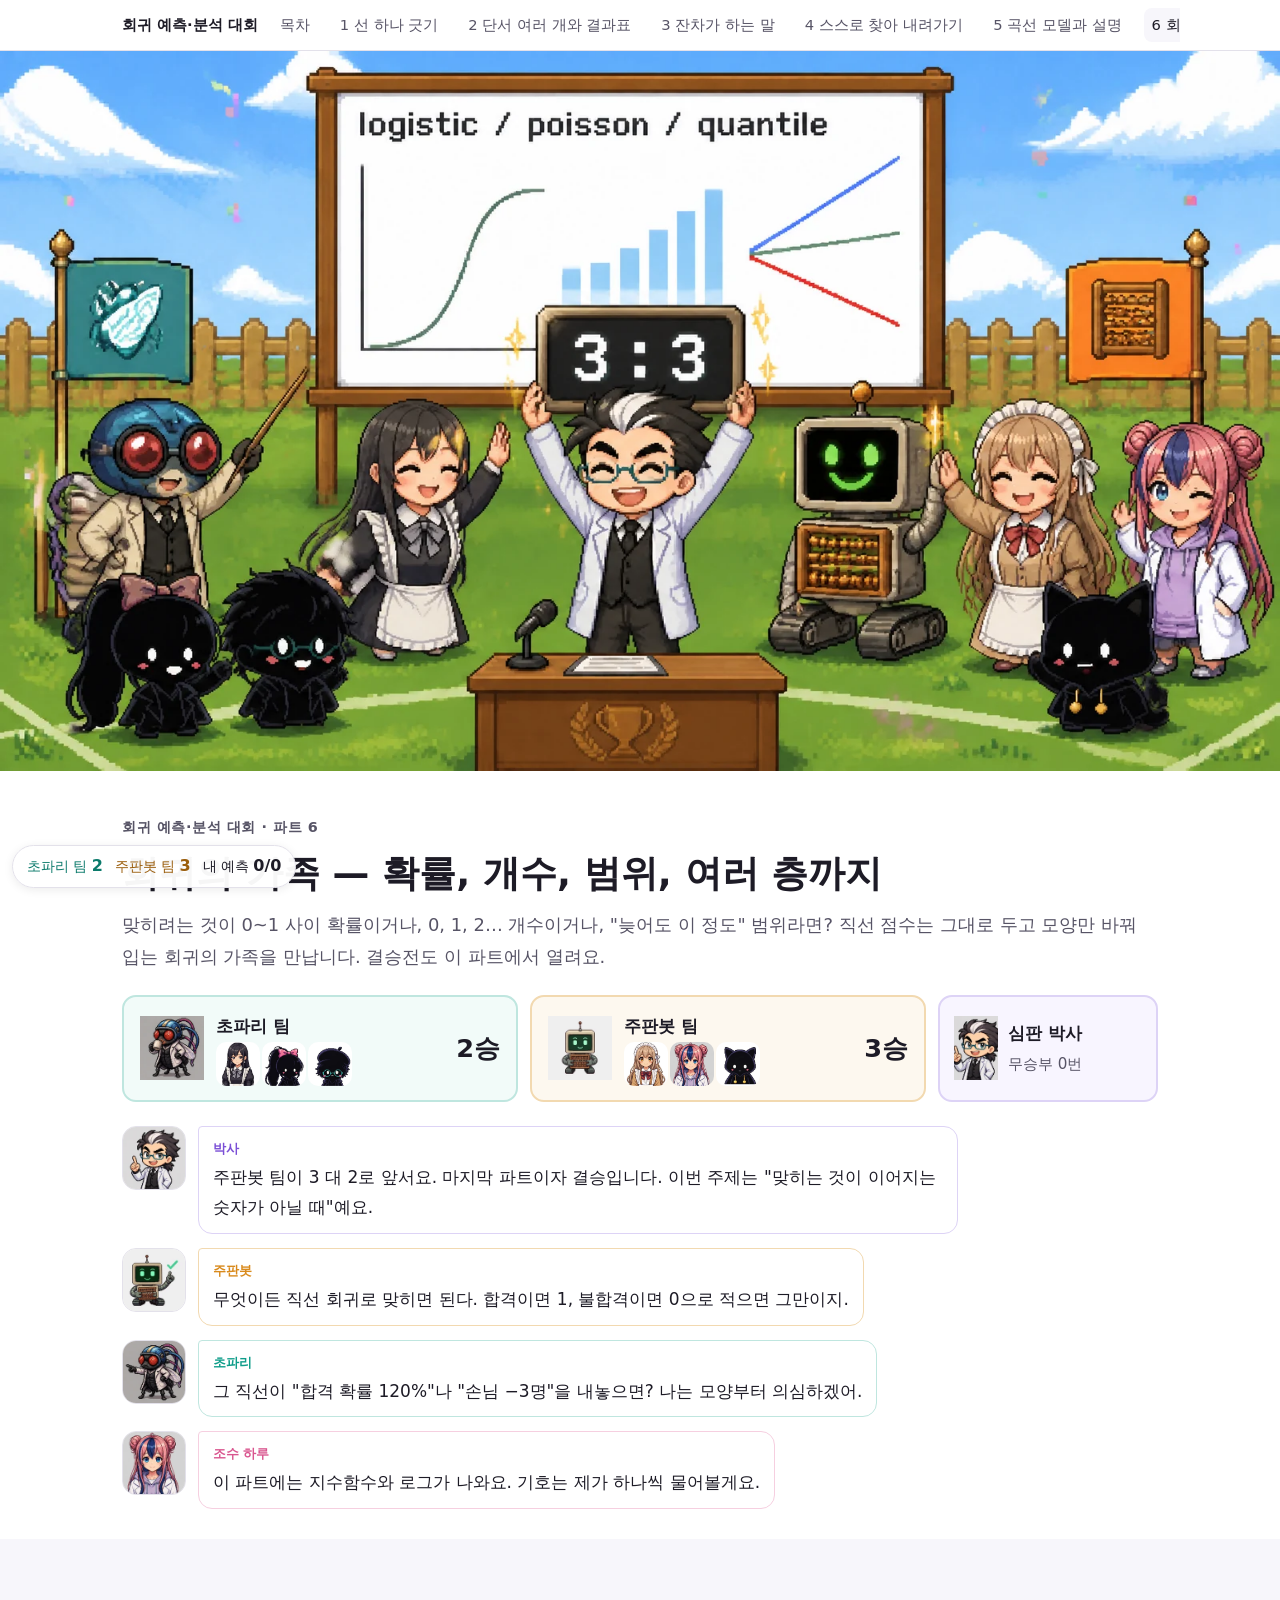
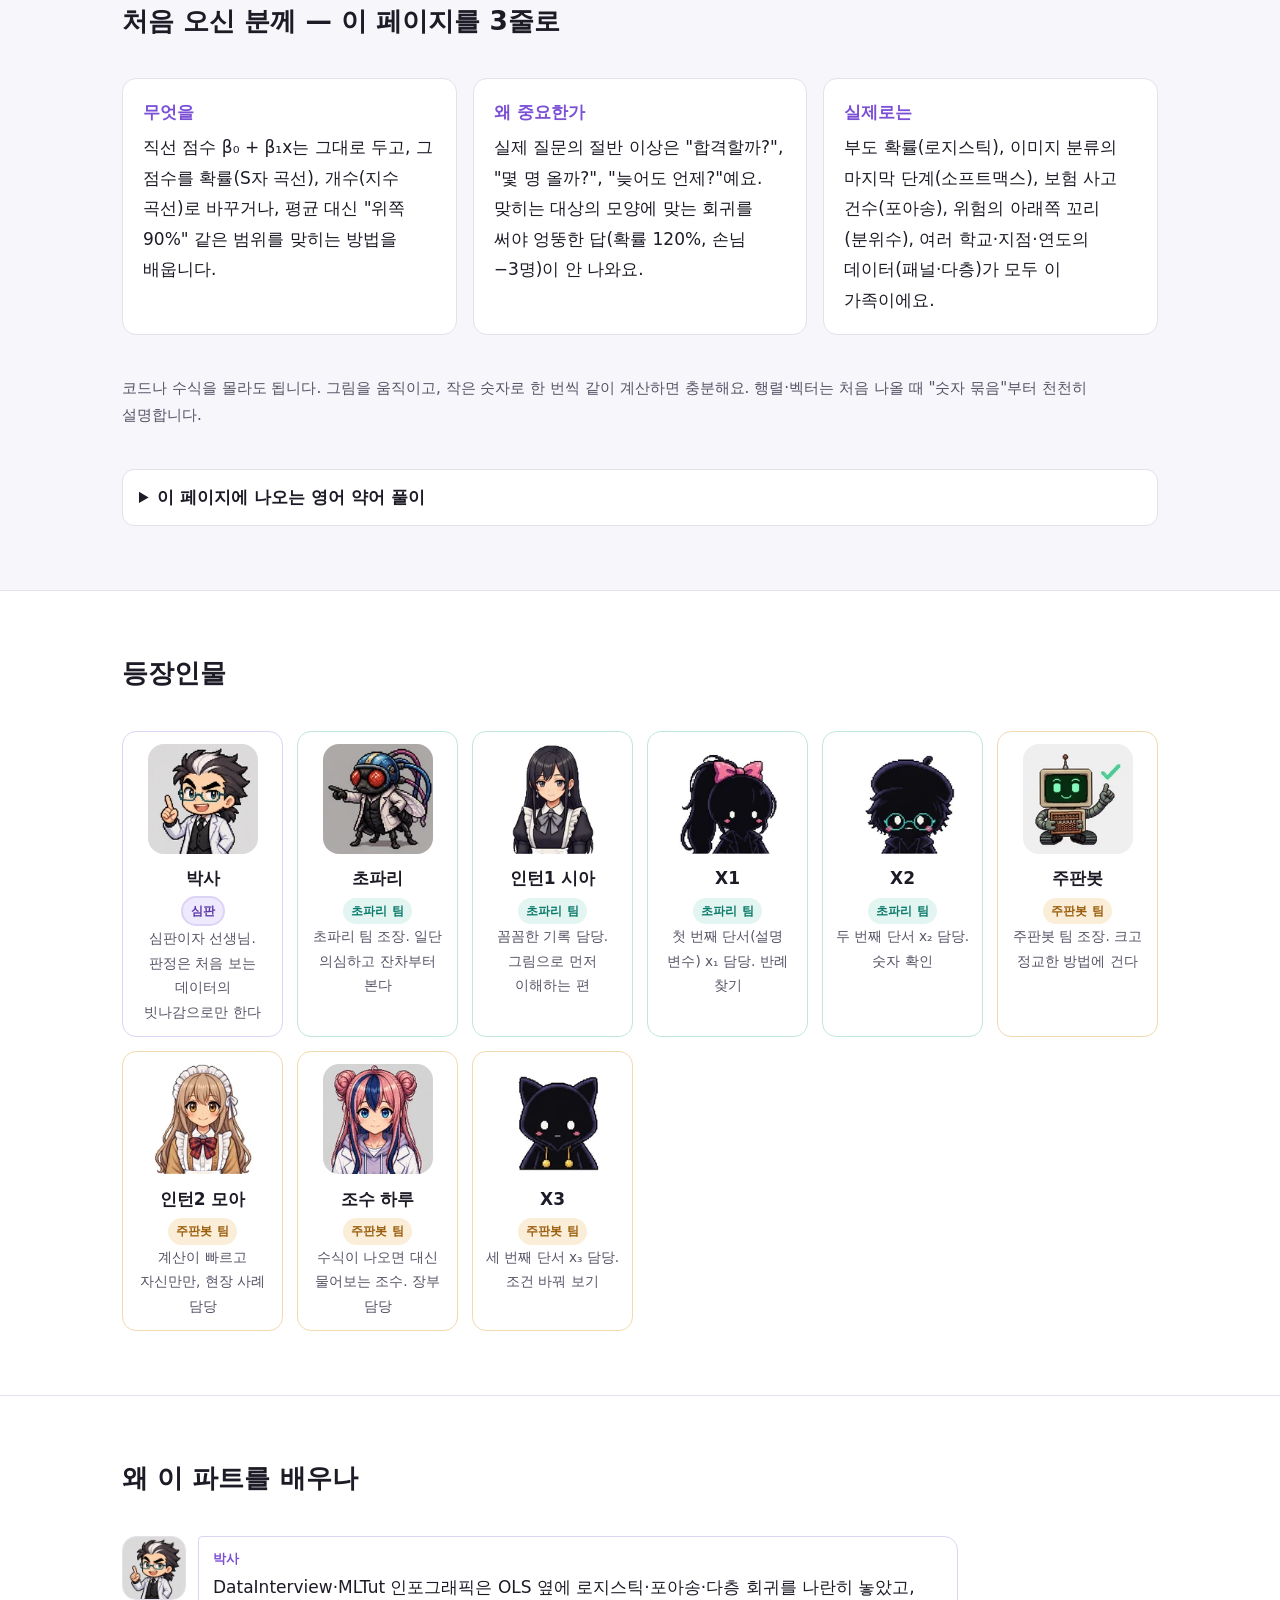
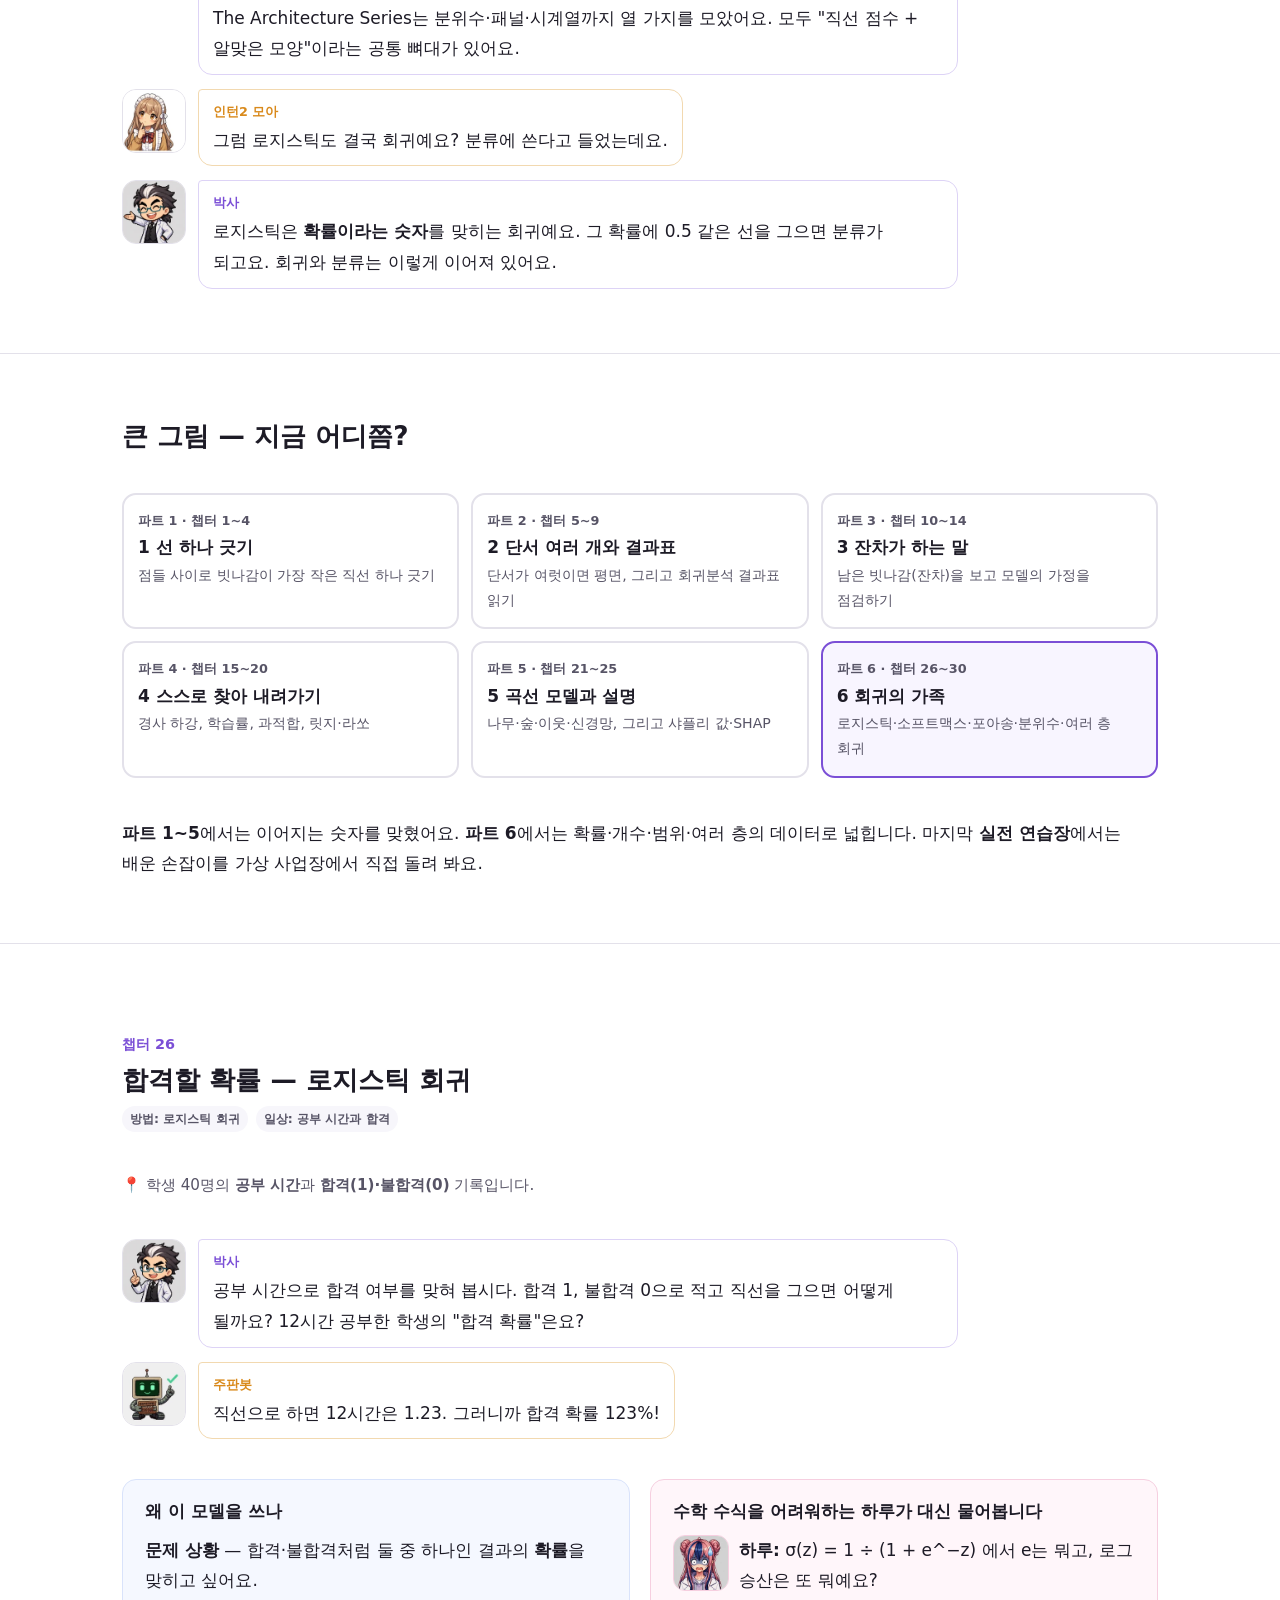
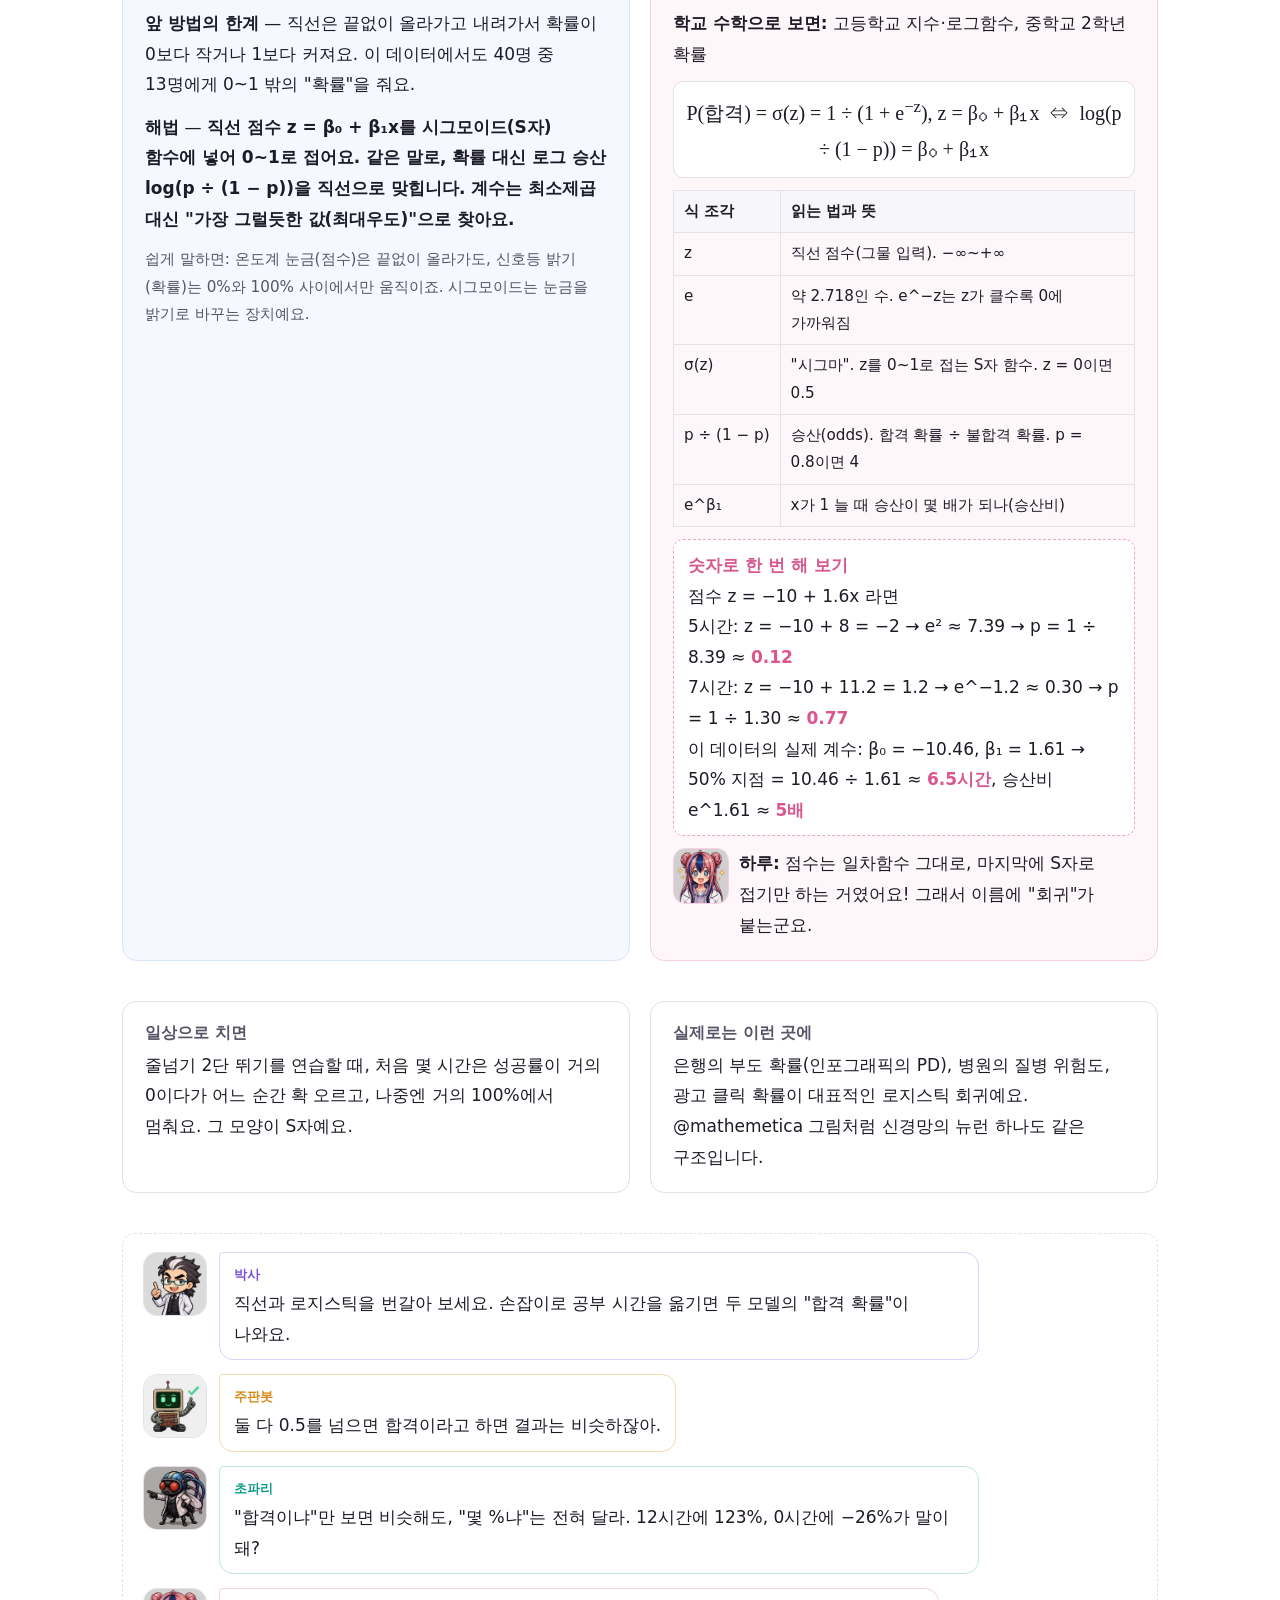
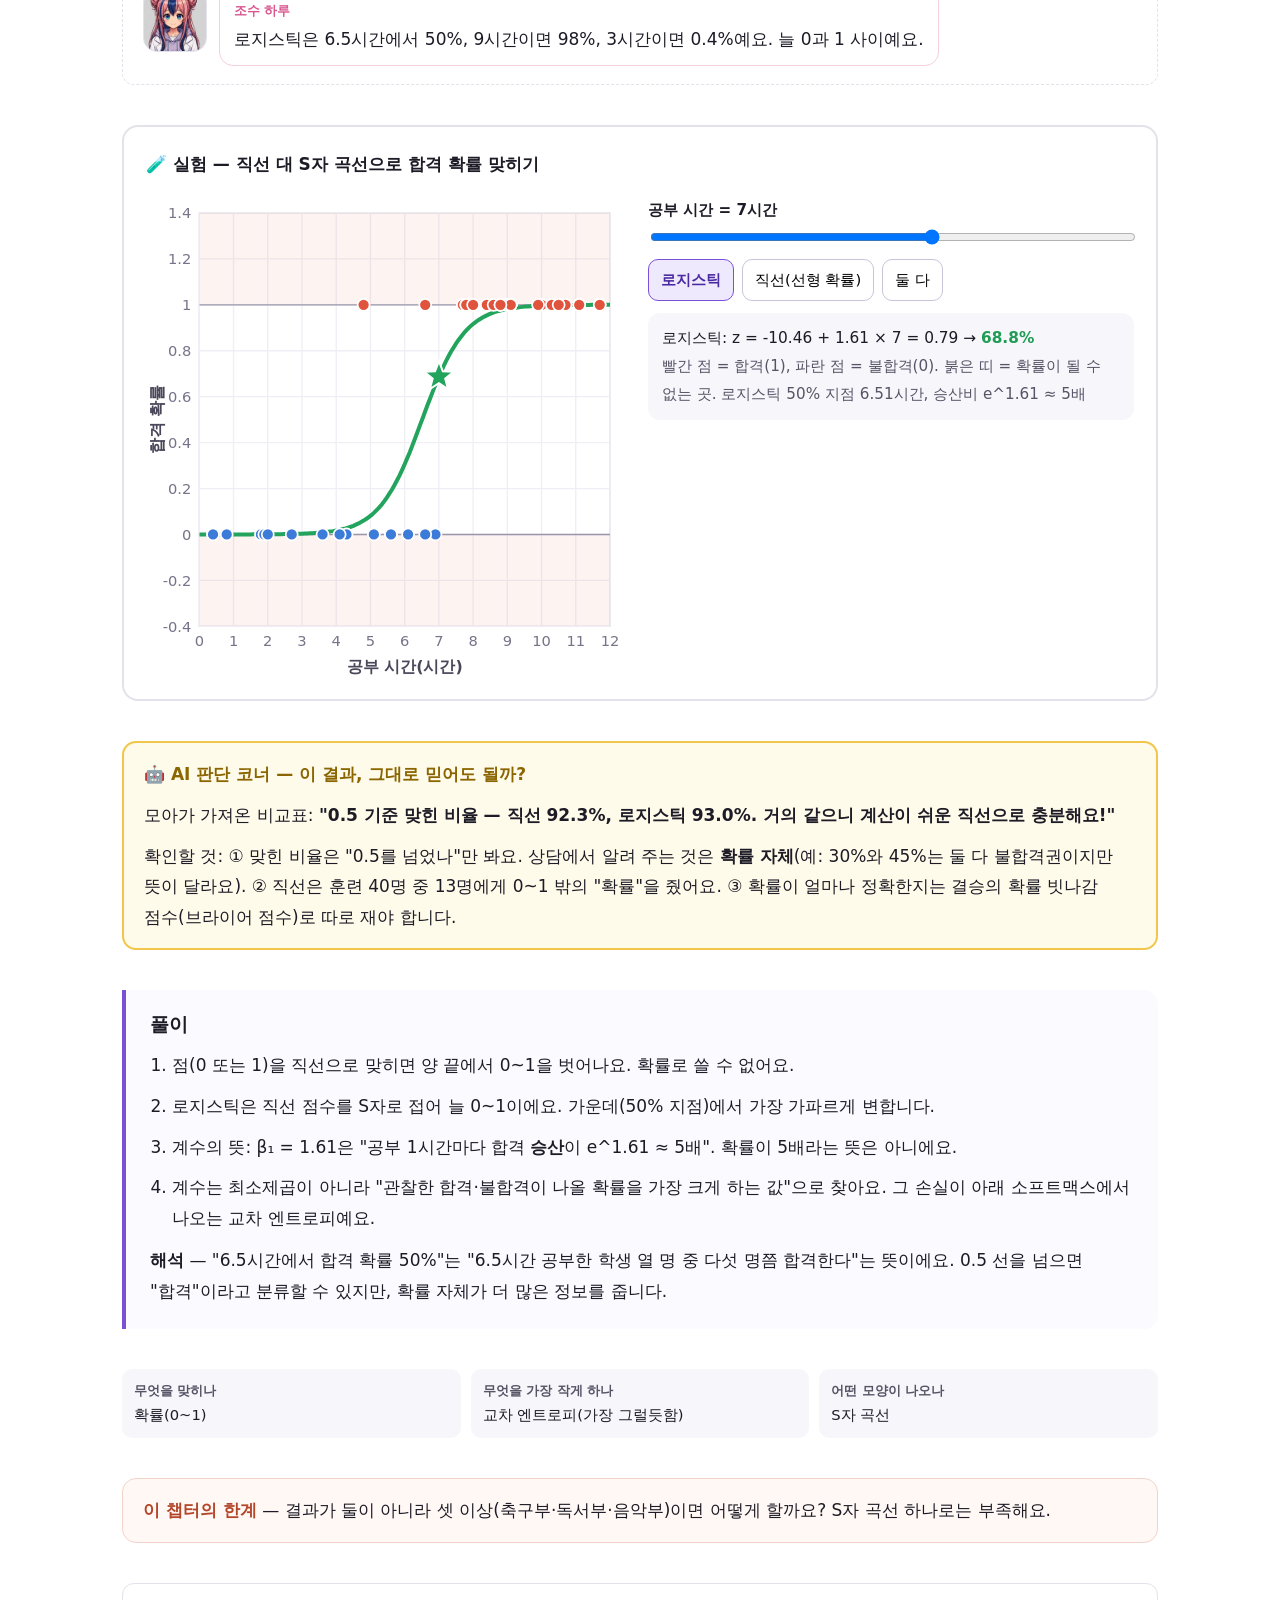
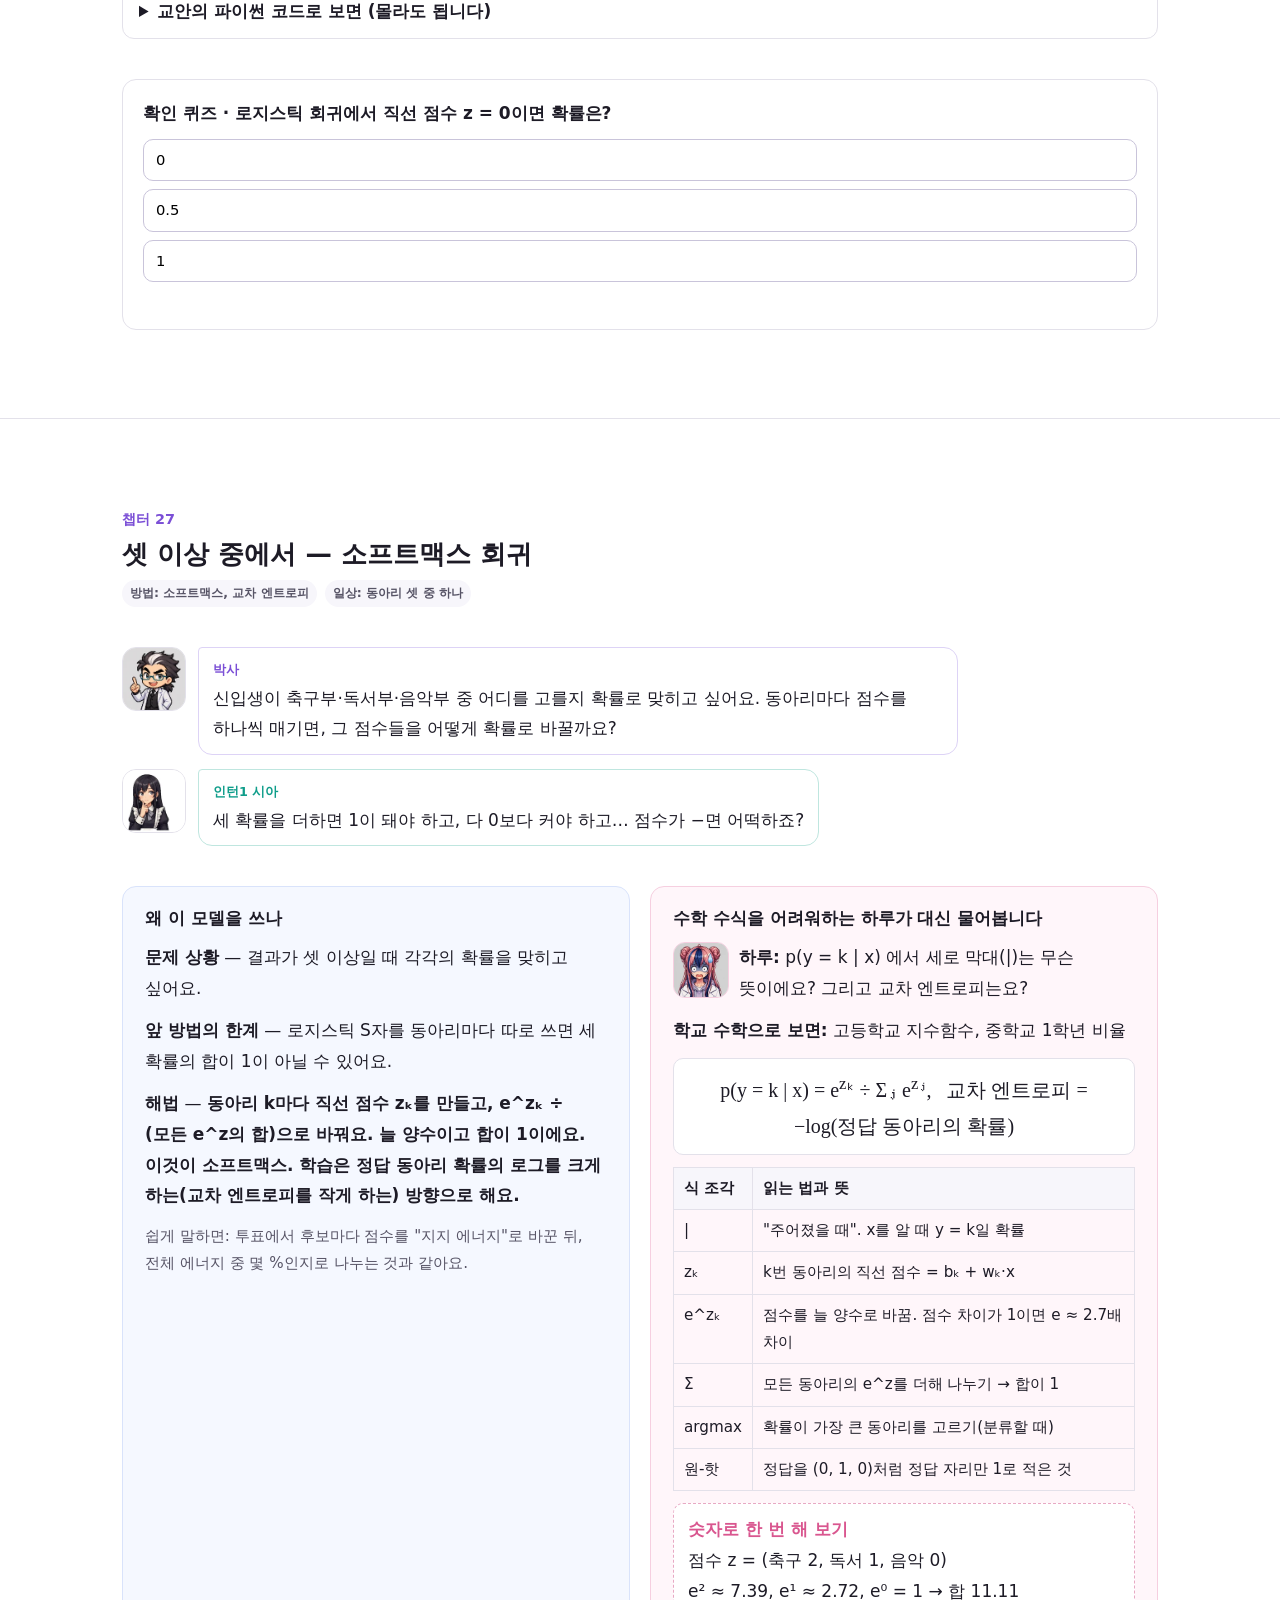
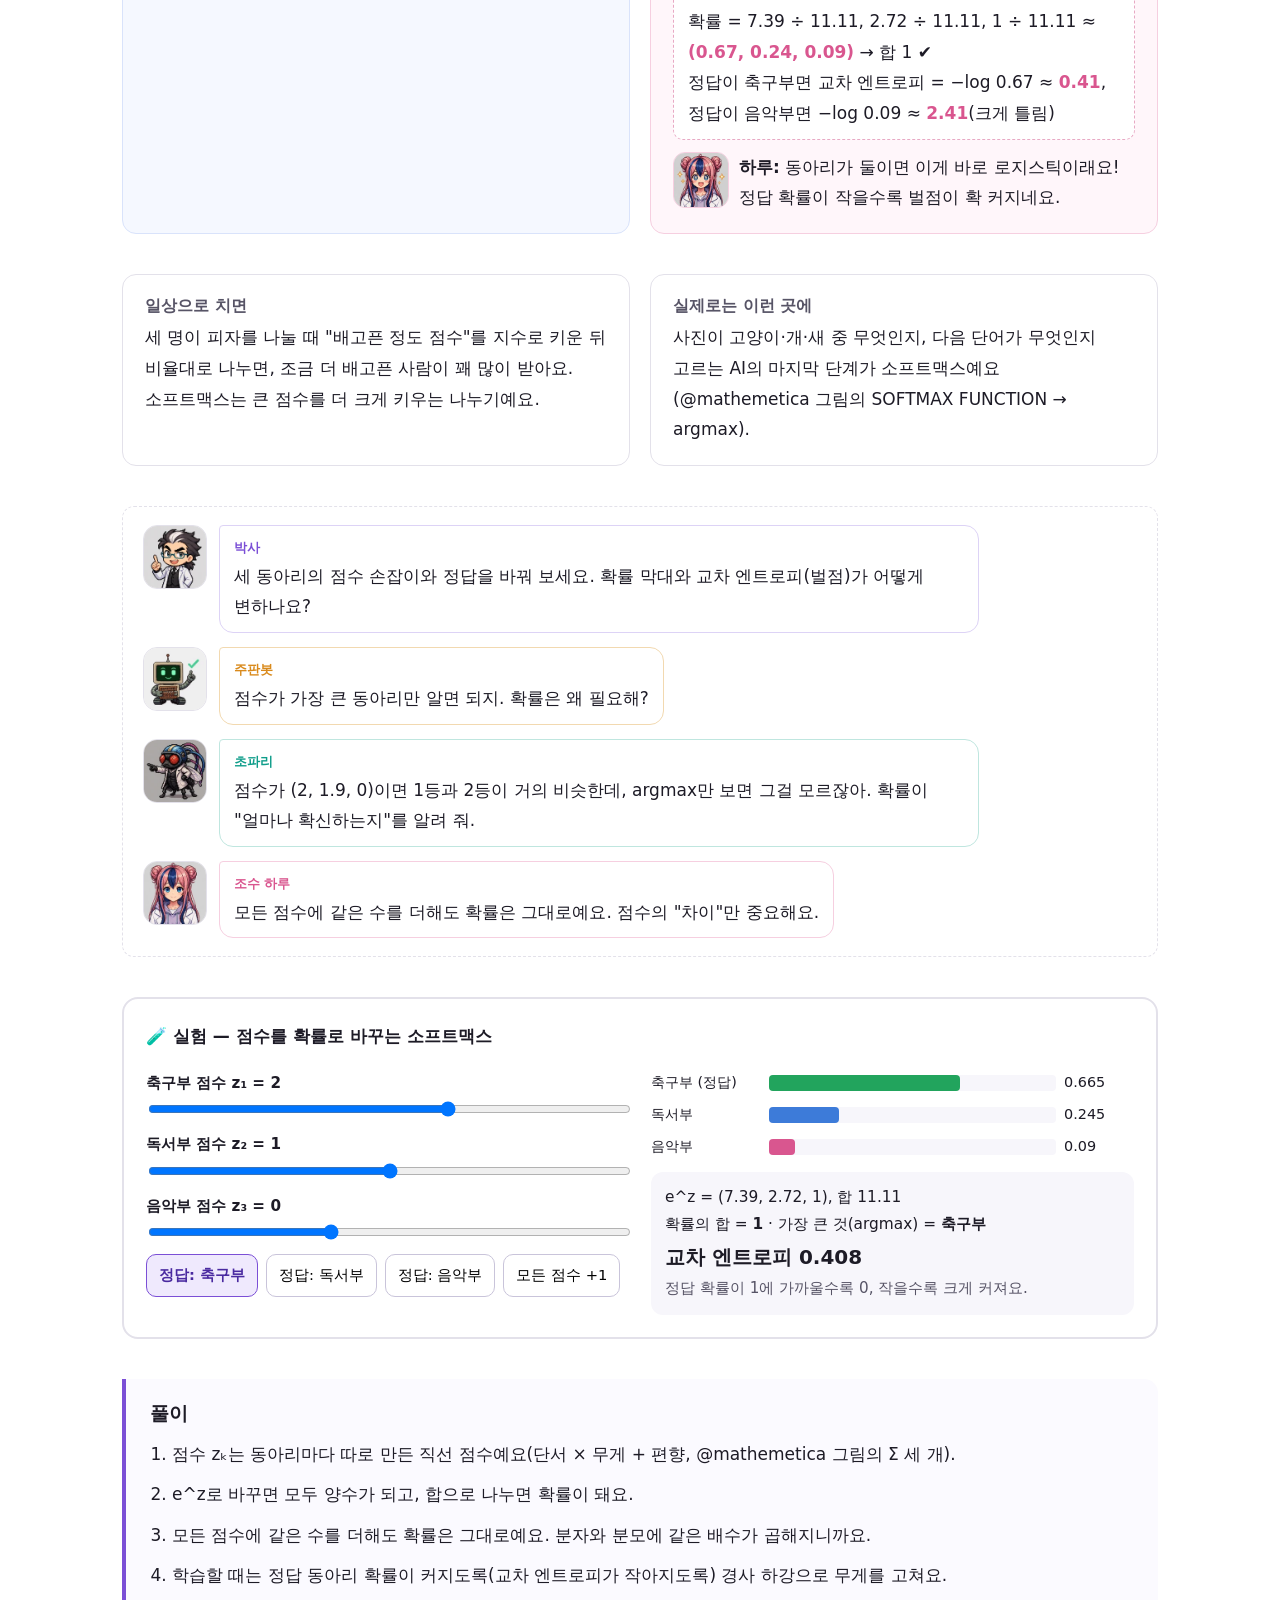
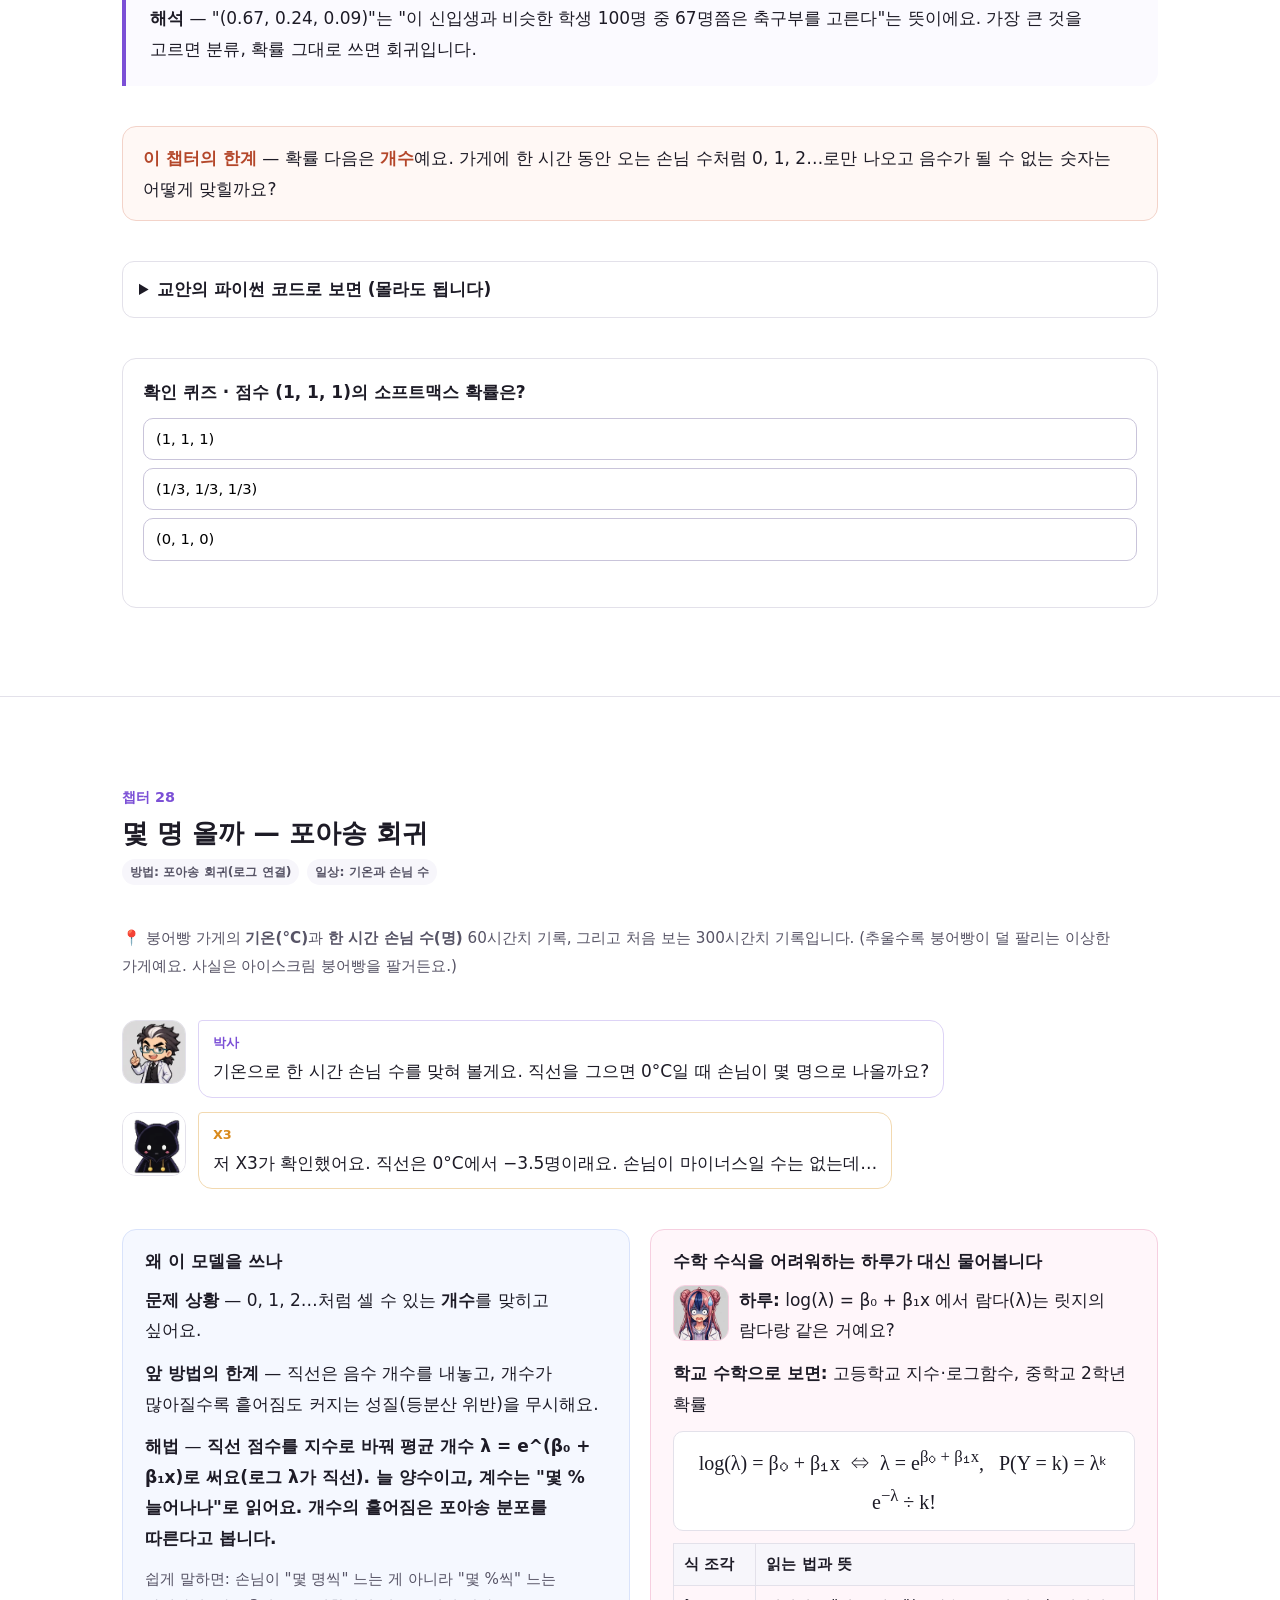
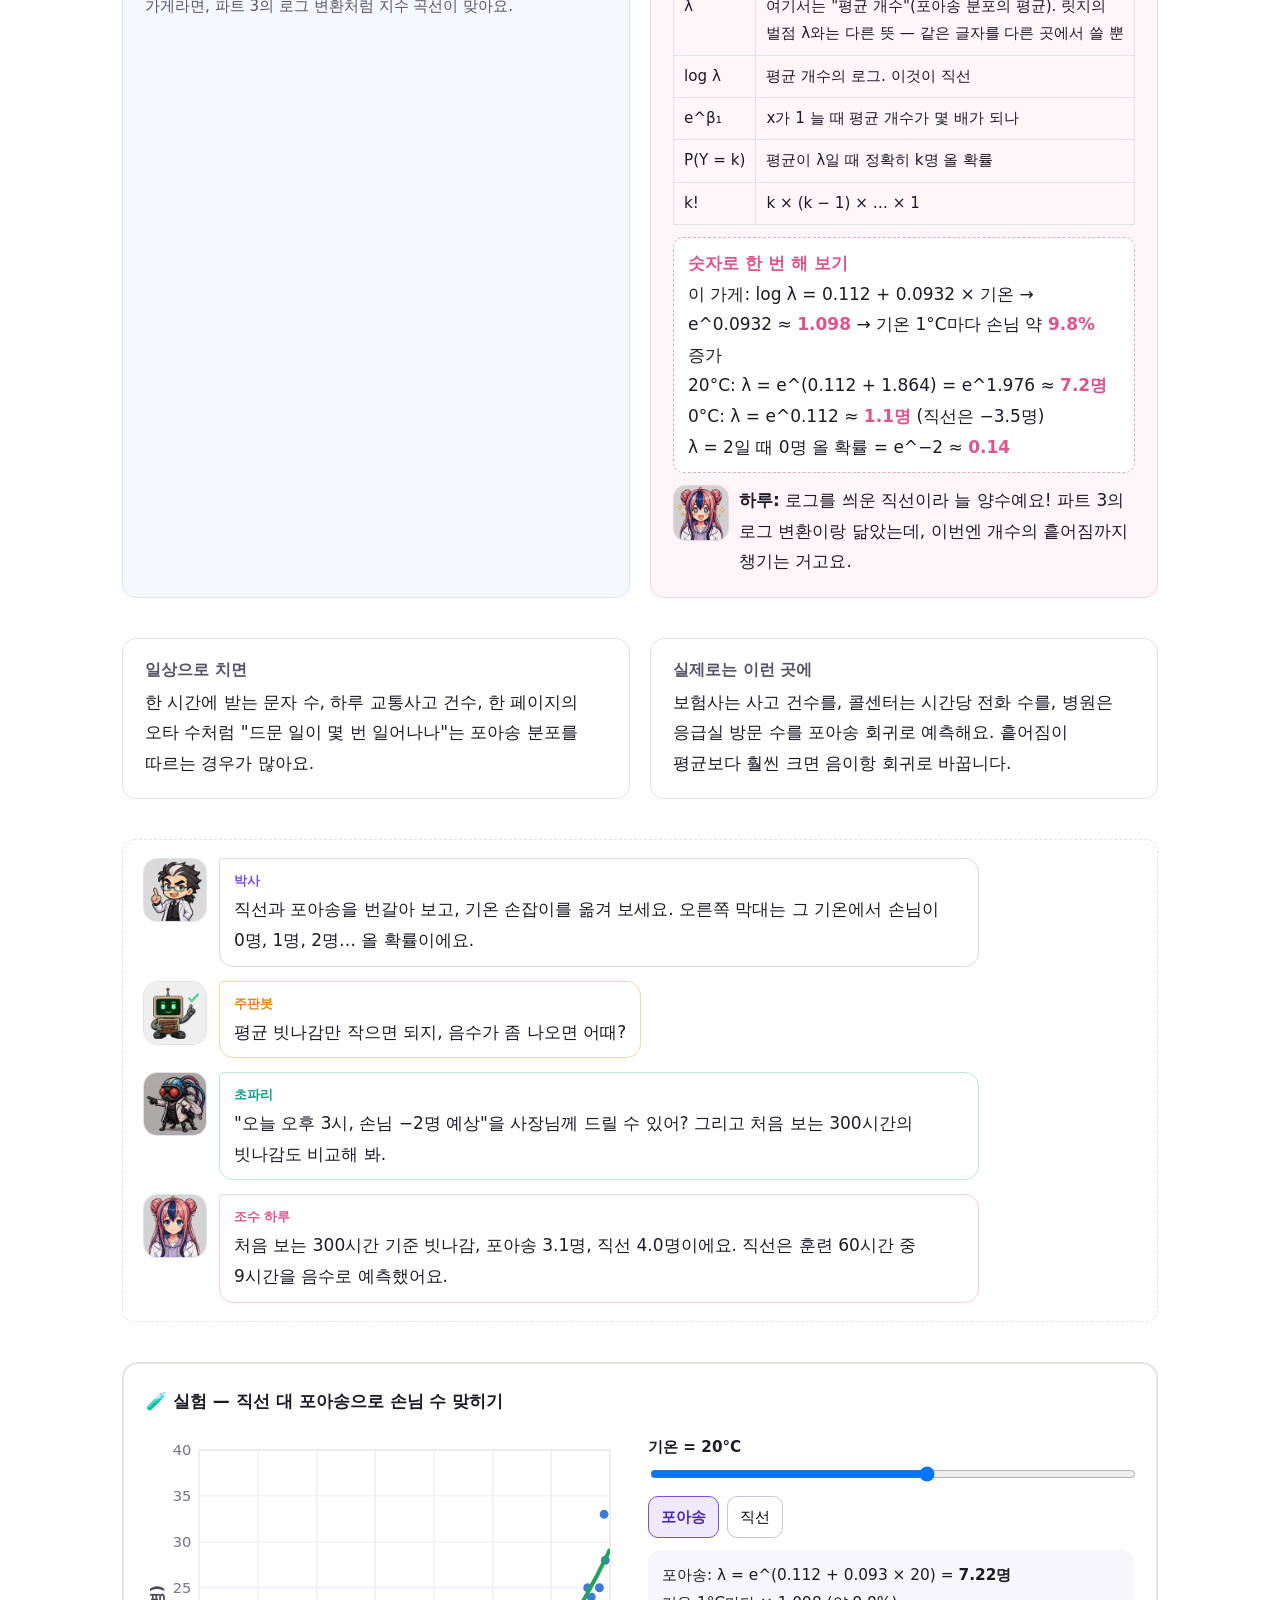
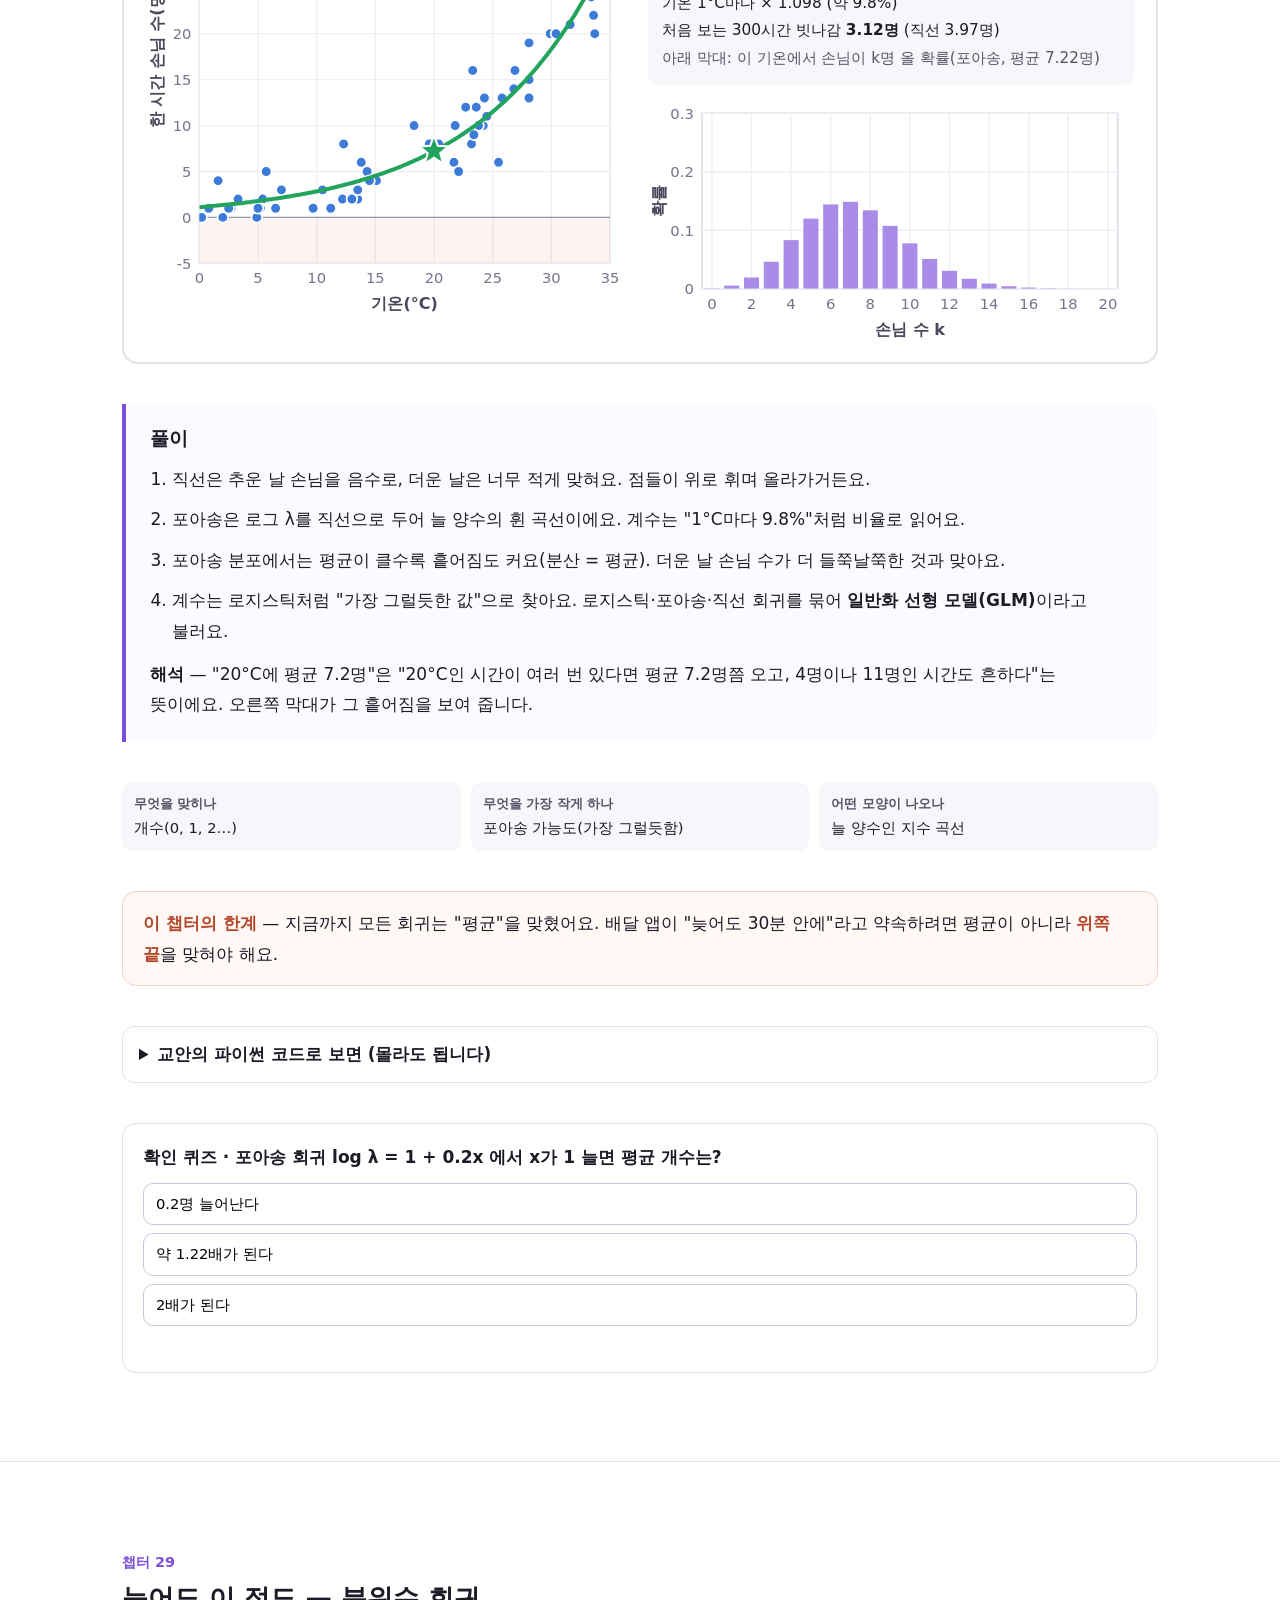
<file: part6_family.html>
<!DOCTYPE html><html lang="ko"><head><meta charset="utf-8"><meta name="viewport" content="width=device-width,initial-scale=1">
<title>회귀의 가족 — 확률, 개수, 범위, 여러 층까지 · 회귀 예측·분석 대회</title><meta name="description" content="행렬·벡터를 처음 배우는 분을 위한 회귀 해설 6편(마지막). 로지스틱 회귀, 소프트맥스 회귀, 포아송 회귀, 분위수 회귀, 패널·다층·시계열 회귀를 직선 회귀와 비교하며 다룹니다."><meta name="author" content="안상선">
<meta property="og:title" content="회귀의 가족 — 확률, 개수, 범위, 여러 층까지"><meta property="og:description" content="행렬·벡터를 처음 배우는 분을 위한 회귀 해설 6편(마지막). 로지스틱 회귀, 소프트맥스 회귀, 포아송 회귀, 분위수 회귀, 패널·다층·시계열 회귀를 직선 회귀와 비교하며 다룹니다."><meta property="og:type" content="article">
<meta property="og:image" content="https://adminmrobo.github.io/Regression_model_lab_01/assets/img/og_part6.webp?v=289d089a"><meta property="og:url" content="https://adminmrobo.github.io/Regression_model_lab_01/part6_family.html"><meta name="twitter:card" content="summary_large_image">
<meta name="citation_title" content="회귀의 가족 — 확률, 개수, 범위, 여러 층까지"><meta name="citation_author" content="안상선"><meta name="citation_publication_date" content="2026/11/27">
<link rel="stylesheet" href="assets/engine.css?v=2"><script type="application/ld+json">{"@context": "https://schema.org", "@type": "LearningResource", "name": "회귀의 가족 — 확률, 개수, 범위, 여러 층까지", "description": "행렬·벡터를 처음 배우는 분을 위한 회귀 해설 6편(마지막). 로지스틱 회귀, 소프트맥스 회귀, 포아송 회귀, 분위수 회귀, 패널·다층·시계열 회귀를 직선 회귀와 비교하며 다룹니다.", "inLanguage": "ko", "educationalLevel": "입문", "creator": {"@type": "Person", "name": "안상선", "url": "https://adminmrobo.github.io/who_am_i/who_am_i.html", "affiliation": "(주)M-Robo 대표"}, "isPartOf": "회귀 예측·분석 대회", "url": "https://adminmrobo.github.io/Regression_model_lab_01/part6_family.html"}</script></head><body><nav class="topnav" aria-label="시리즈 목차"><div class="wrap"><b>회귀 예측·분석 대회</b><a href="index.html" class="">목차</a><a href="part1_line.html" class="">1 선 하나 긋기</a><a href="part2_table.html" class="">2 단서 여러 개와 결과표</a><a href="part3_resid.html" class="">3 잔차가 하는 말</a><a href="part4_learn.html" class="">4 스스로 찾아 내려가기</a><a href="part5_curve.html" class="">5 곡선 모델과 설명</a><a href="part6_family.html" class="on">6 회귀의 가족</a><a href="practice/index.html" class="">실전 연습장</a></div></nav><figure class="cover"><picture><source type="image/webp" srcset="assets/img/cover_part6.webp?v=fea1e61e"><img src="assets/img/cover_part6.png?v=f8d1c617" alt="픽셀아트 운동장 칠판에 logistic / poisson / quantile 제목과 S자 곡선, 높아지는 막대, 부채꼴 세 직선이 있다. 박사가 3 : 3 점수판을 높이 들고 두 팀 모두 웃으며 손을 흔든다" width="1920" height="1080"></picture></figure><header class="hero" id="top"><div class="wrap"><div class="kicker">회귀 예측·분석 대회 · 파트 6</div><h1>회귀의 가족 — 확률, 개수, 범위, 여러 층까지</h1><p class="sub">맞히려는 것이 0~1 사이 확률이거나, 0, 1, 2… 개수이거나, "늦어도 이 정도" 범위라면? 직선 점수는 그대로 두고 모양만 바꿔 입는 회귀의 가족을 만납니다. 결승전도 이 파트에서 열려요.</p><div class="scoreboard">
<div class="team fly"><img class="px " data-spr="fly:smile" alt="" aria-hidden="true" width="64" height="64"><div><div class="nm">초파리 팀</div><div class="mem"><img class="px " data-spr="sia:smile" alt="" aria-hidden="true" width="64" height="64"><img class="px " data-spr="x1:smile" alt="" aria-hidden="true" width="64" height="64"><img class="px " data-spr="x2:smile" alt="" aria-hidden="true" width="64" height="64"></div></div><div class="pt" title="이긴 라운드">2승</div></div>
<div class="team robo"><img class="px " data-spr="robo:smile" alt="" aria-hidden="true" width="64" height="64"><div><div class="nm">주판봇 팀</div><div class="mem"><img class="px " data-spr="moa:smile" alt="" aria-hidden="true" width="64" height="64"><img class="px " data-spr="haru:smile" alt="" aria-hidden="true" width="64" height="64"><img class="px " data-spr="x3:smile" alt="" aria-hidden="true" width="64" height="64"></div></div><div class="pt" title="이긴 라운드">3승</div></div>
<div class="ref"><img class="px " data-spr="doc:smile" alt="" aria-hidden="true" width="64" height="64"><div><b>심판 박사</b><br><span class="note">무승부 0번</span></div></div></div><div style="margin-top:24px"><div class="dialog"><div class="say doc"><img class="px " data-spr="doc:smile" alt="" aria-hidden="true" width="64" height="64"><div><span class="who">박사</span>주판봇 팀이 3 대 2로 앞서요. 마지막 파트이자 결승입니다. 이번 주제는 "맞히는 것이 이어지는 숫자가 아닐 때"예요.</div></div><div class="say robo"><img class="px " data-spr="robo:firm" alt="" aria-hidden="true" width="64" height="64"><div><span class="who">주판봇</span>무엇이든 직선 회귀로 맞히면 된다. 합격이면 1, 불합격이면 0으로 적으면 그만이지.</div></div><div class="say fly"><img class="px " data-spr="fly:point" alt="" aria-hidden="true" width="64" height="64"><div><span class="who">초파리</span>그 직선이 "합격 확률 120%"나 "손님 −3명"을 내놓으면? 나는 모양부터 의심하겠어.</div></div><div class="say haru"><img class="px " data-spr="haru:smile" alt="" aria-hidden="true" width="64" height="64"><div><span class="who">조수 하루</span>이 파트에는 지수함수와 로그가 나와요. 기호는 제가 하나씩 물어볼게요.</div></div></div></div></div></header><section class="sec" id="plain"><div class="wrap stack"><h2>처음 오신 분께 — 이 페이지를 3줄로</h2>
<div class="three"><div><b>무엇을</b>직선 점수 β₀ + β₁x는 그대로 두고, 그 점수를 확률(S자 곡선), 개수(지수 곡선)로 바꾸거나, 평균 대신 "위쪽 90%" 같은 범위를 맞히는 방법을 배웁니다.</div><div><b>왜 중요한가</b>실제 질문의 절반 이상은 "합격할까?", "몇 명 올까?", "늦어도 언제?"예요. 맞히는 대상의 모양에 맞는 회귀를 써야 엉뚱한 답(확률 120%, 손님 −3명)이 안 나와요.</div><div><b>실제로는</b>부도 확률(로지스틱), 이미지 분류의 마지막 단계(소프트맥스), 보험 사고 건수(포아송), 위험의 아래쪽 꼬리(분위수), 여러 학교·지점·연도의 데이터(패널·다층)가 모두 이 가족이에요.</div></div>
<p class="note">코드나 수식을 몰라도 됩니다. 그림을 움직이고, 작은 숫자로 한 번씩 같이 계산하면 충분해요. 행렬·벡터는 처음 나올 때 "숫자 묶음"부터 천천히 설명합니다.</p>
<details class="abbr"><summary>이 페이지에 나오는 영어 약어 풀이</summary><dl class="abbr"><dt>GLM</dt><dd><b>일반화 선형 모델</b> — Generalized Linear Model. 로지스틱·포아송처럼 직선 점수를 모양에 맞게 바꿔 쓰는 회귀 가족</dd><dt>OLS</dt><dd><b>보통 최소제곱</b> — Ordinary Least Squares. 잔차(빗나감)를 제곱해 더한 값이 가장 작은 직선·평면을 찾는 방법</dd><dt>RMSE</dt><dd><b>평균 빗나감(제곱근 평균 제곱오차)</b> — Root Mean Squared Error. 빗나감을 제곱해 평균 내고 루트를 씌운 값. 원래 단위로 "평균 몇 개쯤 빗나가나"</dd></dl></details></div></section><section class="sec" id="cast"><div class="wrap stack"><h2>등장인물</h2><div class="cast"><div class="c ref"><img class="px " data-spr="doc:smile" alt="" aria-hidden="true" width="64" height="64"><div><b>박사</b></div><span class="tag ref">심판</span><div class="r">심판이자 선생님. 판정은 처음 보는 데이터의 빗나감으로만 한다</div></div><div class="c fly"><img class="px " data-spr="fly:point" alt="" aria-hidden="true" width="64" height="64"><div><b>초파리</b></div><span class="tag fly">초파리 팀</span><div class="r">초파리 팀 조장. 일단 의심하고 잔차부터 본다</div></div><div class="c fly"><img class="px " data-spr="sia:smile" alt="" aria-hidden="true" width="64" height="64"><div><b>인턴1 시아</b></div><span class="tag fly">초파리 팀</span><div class="r">꼼꼼한 기록 담당. 그림으로 먼저 이해하는 편</div></div><div class="c fly"><img class="px " data-spr="x1:smile" alt="" aria-hidden="true" width="64" height="64"><div><b>X1</b></div><span class="tag fly">초파리 팀</span><div class="r">첫 번째 단서(설명 변수) x₁ 담당. 반례 찾기</div></div><div class="c fly"><img class="px " data-spr="x2:smile" alt="" aria-hidden="true" width="64" height="64"><div><b>X2</b></div><span class="tag fly">초파리 팀</span><div class="r">두 번째 단서 x₂ 담당. 숫자 확인</div></div><div class="c robo"><img class="px " data-spr="robo:firm" alt="" aria-hidden="true" width="64" height="64"><div><b>주판봇</b></div><span class="tag robo">주판봇 팀</span><div class="r">주판봇 팀 조장. 크고 정교한 방법에 건다</div></div><div class="c robo"><img class="px " data-spr="moa:smile" alt="" aria-hidden="true" width="64" height="64"><div><b>인턴2 모아</b></div><span class="tag robo">주판봇 팀</span><div class="r">계산이 빠르고 자신만만, 현장 사례 담당</div></div><div class="c robo"><img class="px " data-spr="haru:smile" alt="" aria-hidden="true" width="64" height="64"><div><b>조수 하루</b></div><span class="tag robo">주판봇 팀</span><div class="r">수식이 나오면 대신 물어보는 조수. 장부 담당</div></div><div class="c robo"><img class="px " data-spr="x3:smile" alt="" aria-hidden="true" width="64" height="64"><div><b>X3</b></div><span class="tag robo">주판봇 팀</span><div class="r">세 번째 단서 x₃ 담당. 조건 바꿔 보기</div></div></div></div></section><section class="sec" id="why"><div class="wrap stack"><h2>왜 이 파트를 배우나</h2><div class="dialog">
<div class="say doc"><img class="px" data-spr="doc:smile" alt="" aria-hidden="true"><div><span class="who">박사</span>DataInterview·MLTut 인포그래픽은 OLS 옆에 로지스틱·포아송·다층 회귀를 나란히 놓았고, The Architecture Series는 분위수·패널·시계열까지 열 가지를 모았어요. 모두 "직선 점수 + 알맞은 모양"이라는 공통 뼈대가 있어요.</div></div>
<div class="say moa"><img class="px" data-spr="moa:think" alt="" aria-hidden="true"><div><span class="who">인턴2 모아</span>그럼 로지스틱도 결국 회귀예요? 분류에 쓴다고 들었는데요.</div></div>
<div class="say doc"><img class="px" data-spr="doc:point" alt="" aria-hidden="true"><div><span class="who">박사</span>로지스틱은 <b>확률이라는 숫자</b>를 맞히는 회귀예요. 그 확률에 0.5 같은 선을 그으면 분류가 되고요. 회귀와 분류는 이렇게 이어져 있어요.</div></div></div></div></section><section class="sec" id="map"><div class="wrap stack"><h2>큰 그림 — 지금 어디쯤?</h2><div class="map"><a href="part1_line.html" class=""><div class="n">파트 1 · 챕터 1~4</div><div class="t">1 선 하나 긋기</div><div class="d">점들 사이로 빗나감이 가장 작은 직선 하나 긋기</div></a><a href="part2_table.html" class=""><div class="n">파트 2 · 챕터 5~9</div><div class="t">2 단서 여러 개와 결과표</div><div class="d">단서가 여럿이면 평면, 그리고 회귀분석 결과표 읽기</div></a><a href="part3_resid.html" class=""><div class="n">파트 3 · 챕터 10~14</div><div class="t">3 잔차가 하는 말</div><div class="d">남은 빗나감(잔차)을 보고 모델의 가정을 점검하기</div></a><a href="part4_learn.html" class=""><div class="n">파트 4 · 챕터 15~20</div><div class="t">4 스스로 찾아 내려가기</div><div class="d">경사 하강, 학습률, 과적합, 릿지·라쏘</div></a><a href="part5_curve.html" class=""><div class="n">파트 5 · 챕터 21~25</div><div class="t">5 곡선 모델과 설명</div><div class="d">나무·숲·이웃·신경망, 그리고 샤플리 값·SHAP</div></a><a href="part6_family.html" class="here"><div class="n">파트 6 · 챕터 26~30</div><div class="t">6 회귀의 가족</div><div class="d">로지스틱·소프트맥스·포아송·분위수·여러 층 회귀</div></a></div><p><b>파트 1~5</b>에서는 이어지는 숫자를 맞혔어요. <b>파트 6</b>에서는 확률·개수·범위·여러 층의 데이터로 넓힙니다. 마지막 <b>실전 연습장</b>에서는 배운 손잡이를 가상 사업장에서 직접 돌려 봐요.</p></div></section><section class="level" id="ch26"><div class="wrap stack"><div class="lvhead"><div class="num">챕터 26</div><h2>합격할 확률 — 로지스틱 회귀</h2><div class="tags"><span class="tag">방법: 로지스틱 회귀</span><span class="tag">일상: 공부 시간과 합격</span></div></div><p class="note">📍 학생 40명의 <b>공부 시간</b>과 <b>합격(1)·불합격(0)</b> 기록입니다.</p><div class="dialog"><div class="say doc"><img class="px " data-spr="doc:smile" alt="" aria-hidden="true" width="64" height="64"><div><span class="who">박사</span>공부 시간으로 합격 여부를 맞혀 봅시다. 합격 1, 불합격 0으로 적고 직선을 그으면 어떻게 될까요? 12시간 공부한 학생의 "합격 확률"은요?</div></div><div class="say robo"><img class="px " data-spr="robo:firm" alt="" aria-hidden="true" width="64" height="64"><div><span class="who">주판봇</span>직선으로 하면 12시간은 1.23. 그러니까 합격 확률 123%!</div></div></div><div class="easy"><div class="ez-why"><h3>왜 이 모델을 쓰나</h3>
<p><b>문제 상황</b> — 합격·불합격처럼 둘 중 하나인 결과의 <b>확률</b>을 맞히고 싶어요.</p><p><b>앞 방법의 한계</b> — 직선은 끝없이 올라가고 내려가서 확률이 0보다 작거나 1보다 커져요. 이 데이터에서도 40명 중 13명에게 0~1 밖의 "확률"을 줘요.</p><p><b>해법</b> — <b>직선 점수 z = β₀ + β₁x를 <b>시그모이드(S자) 함수</b>에 넣어 0~1로 접어요. 같은 말로, 확률 대신 <b>로그 승산 log(p ÷ (1 − p))</b>을 직선으로 맞힙니다. 계수는 최소제곱 대신 "가장 그럴듯한 값(최대우도)"으로 찾아요.</b></p><p class="note">쉽게 말하면: 온도계 눈금(점수)은 끝없이 올라가도, 신호등 밝기(확률)는 0%와 100% 사이에서만 움직이죠. 시그모이드는 눈금을 밝기로 바꾸는 장치예요.</p></div><div class="ez-math"><h3>수학 수식을 어려워하는 하루가 대신 물어봅니다</h3>
<div class="ask"><img class="px " data-spr="haru:shock" alt="" aria-hidden="true" width="64" height="64"><p><b>하루:</b> σ(z) = 1 ÷ (1 + e^−z) 에서 e는 뭐고, 로그 승산은 또 뭐예요?</p></div>
<p><b>학교 수학으로 보면:</b> 고등학교 지수·로그함수, 중학교 2학년 확률</p>
<div class="eqn">P(합격) = σ(z) = 1 ÷ (1 + e<sup>−z</sup>), z = β₀ + β₁x &nbsp;⇔&nbsp; log(p ÷ (1 − p)) = β₀ + β₁x</div>
<div class="tbl"><table><tr><th>식 조각</th><th>읽는 법과 뜻</th></tr><tr><td class="eqc">z</td><td>직선 점수(그물 입력). −∞~+∞</td></tr><tr><td class="eqc">e</td><td>약 2.718인 수. e^−z는 z가 클수록 0에 가까워짐</td></tr><tr><td class="eqc">σ(z)</td><td>"시그마". z를 0~1로 접는 S자 함수. z = 0이면 0.5</td></tr><tr><td class="eqc">p ÷ (1 − p)</td><td>승산(odds). 합격 확률 ÷ 불합격 확률. p = 0.8이면 4</td></tr><tr><td class="eqc">e^β₁</td><td>x가 1 늘 때 승산이 몇 배가 되나(승산비)</td></tr></table></div>
<div class="try"><b>숫자로 한 번 해 보기</b><br>점수 z = −10 + 1.6x 라면<br>5시간: z = −10 + 8 = −2 → e² ≈ 7.39 → p = 1 ÷ 8.39 ≈ <b>0.12</b><br>7시간: z = −10 + 11.2 = 1.2 → e^−1.2 ≈ 0.30 → p = 1 ÷ 1.30 ≈ <b>0.77</b><br>이 데이터의 실제 계수: β₀ = −10.46, β₁ = 1.61 → 50% 지점 = 10.46 ÷ 1.61 ≈ <b>6.5시간</b>, 승산비 e^1.61 ≈ <b>5배</b></div>
<div class="ask"><img class="px " data-spr="haru:spark" alt="" aria-hidden="true" width="64" height="64"><p><b>하루:</b> 점수는 일차함수 그대로, 마지막에 S자로 접기만 하는 거였어요! 그래서 이름에 "회귀"가 붙는군요.</p></div></div></div><div class="pair"><div><h3>일상으로 치면</h3>줄넘기 2단 뛰기를 연습할 때, 처음 몇 시간은 성공률이 거의 0이다가 어느 순간 확 오르고, 나중엔 거의 100%에서 멈춰요. 그 모양이 S자예요.</div><div><h3>실제로는 이런 곳에</h3>은행의 부도 확률(인포그래픽의 PD), 병원의 질병 위험도, 광고 클릭 확률이 대표적인 로지스틱 회귀예요. @mathemetica 그림처럼 신경망의 뉴런 하나도 같은 구조입니다.</div></div><div class="dialog lvtalk"><div class="say doc"><img class="px " data-spr="doc:smile" alt="" aria-hidden="true" width="64" height="64"><div><span class="who">박사</span>직선과 로지스틱을 번갈아 보세요. 손잡이로 공부 시간을 옮기면 두 모델의 "합격 확률"이 나와요.</div></div><div class="say robo"><img class="px " data-spr="robo:firm" alt="" aria-hidden="true" width="64" height="64"><div><span class="who">주판봇</span>둘 다 0.5를 넘으면 합격이라고 하면 결과는 비슷하잖아.</div></div><div class="say fly"><img class="px " data-spr="fly:point" alt="" aria-hidden="true" width="64" height="64"><div><span class="who">초파리</span>"합격이냐"만 보면 비슷해도, "몇 %냐"는 전혀 달라. 12시간에 123%, 0시간에 −26%가 말이 돼?</div></div><div class="say haru"><img class="px " data-spr="haru:smile" alt="" aria-hidden="true" width="64" height="64"><div><span class="who">조수 하루</span>로지스틱은 6.5시간에서 50%, 9시간이면 98%, 3시간이면 0.4%예요. 늘 0과 1 사이예요.</div></div></div><div class="panel" id="ch26-panel"><div class="ptitle">🧪 실험 — 직선 대 S자 곡선으로 합격 확률 맞히기</div><div class="row"><div class="plot" id="p26"></div><div class="ctrl"><label>공부 시간 = <span id="v26">7</span>시간<input type="range" id="s26" min="0" max="12" step="0.5" value="7"></label><div class="btns"><button type="button" id="b26a" class="on">로지스틱</button><button type="button" id="b26b">직선(선형 확률)</button><button type="button" id="b26c">둘 다</button></div><div class="read" id="r26"></div></div></div></div><div class="aicheck"><div class="h">🤖 AI 판단 코너 — 이 결과, 그대로 믿어도 될까?</div><p>모아가 가져온 비교표: <b>"0.5 기준 맞힌 비율 — 직선 92.3%, 로지스틱 93.0%. 거의 같으니 계산이 쉬운 직선으로 충분해요!"</b></p><p>확인할 것: ① 맞힌 비율은 "0.5를 넘었나"만 봐요. 상담에서 알려 주는 것은 <b>확률 자체</b>(예: 30%와 45%는 둘 다 불합격권이지만 뜻이 달라요). ② 직선은 훈련 40명 중 13명에게 0~1 밖의 "확률"을 줬어요. ③ 확률이 얼마나 정확한지는 결승의 확률 빗나감 점수(브라이어 점수)로 따로 재야 합니다.</p></div><div class="explain"><h3>풀이</h3><ol><li>점(0 또는 1)을 직선으로 맞히면 양 끝에서 0~1을 벗어나요. 확률로 쓸 수 없어요.</li><li>로지스틱은 직선 점수를 S자로 접어 늘 0~1이에요. 가운데(50% 지점)에서 가장 가파르게 변합니다.</li><li>계수의 뜻: β₁ = 1.61은 "공부 1시간마다 합격 <b>승산</b>이 e^1.61 ≈ 5배". 확률이 5배라는 뜻은 아니에요.</li><li>계수는 최소제곱이 아니라 "관찰한 합격·불합격이 나올 확률을 가장 크게 하는 값"으로 찾아요. 그 손실이 아래 소프트맥스에서 나오는 교차 엔트로피예요.</li></ol><p><b>해석</b> — "6.5시간에서 합격 확률 50%"는 "6.5시간 공부한 학생 열 명 중 다섯 명쯤 합격한다"는 뜻이에요. 0.5 선을 넘으면 "합격"이라고 분류할 수 있지만, 확률 자체가 더 많은 정보를 줍니다.</p></div><div class="three-card"><div><b>무엇을 맞히나</b>확률(0~1)</div><div><b>무엇을 가장 작게 하나</b>교차 엔트로피(가장 그럴듯함)</div><div><b>어떤 모양이 나오나</b>S자 곡선</div></div><div class="limit"><b>이 챕터의 한계</b> — 결과가 둘이 아니라 셋 이상(축구부·독서부·음악부)이면 어떻게 할까요? S자 곡선 하나로는 부족해요.</div><details class="code"><summary>교안의 파이썬 코드로 보면 (몰라도 됩니다)</summary><dl class="codemap"><dt>from sklearn.linear_model import LogisticRegression</dt><dd>로지스틱 회귀 도구</dd><dt>m = LogisticRegression().fit(hours, passed)</dt><dd>공부 시간으로 합격 확률 학습</dd><dt>m.predict_proba([[7]])[:, 1]</dt><dd>7시간의 합격 확률 → 약 0.69</dd><dt>smf.logit(&quot;합격 ~ 공부&quot;, df).fit().summary()</dt><dd>통계식 결과표(계수·표준오차·p값)</dd></dl></details><div class="quiz" id="ch26-quiz" data-ans="1" data-ok="σ(0) = 1 ÷ (1 + 1) = 0.5예요." data-no="e⁰ = 1이에요. 1 ÷ (1 + 1)은?"><div class="q">확인 퀴즈 · 로지스틱 회귀에서 직선 점수 z = 0이면 확률은?</div><div class="opts"><button type="button">0</button><button type="button">0.5</button><button type="button">1</button></div><div class="fb" aria-live="polite"></div></div></div></section><section class="level" id="ch27"><div class="wrap stack"><div class="lvhead"><div class="num">챕터 27</div><h2>셋 이상 중에서 — 소프트맥스 회귀</h2><div class="tags"><span class="tag">방법: 소프트맥스, 교차 엔트로피</span><span class="tag">일상: 동아리 셋 중 하나</span></div></div><div class="dialog"><div class="say doc"><img class="px " data-spr="doc:smile" alt="" aria-hidden="true" width="64" height="64"><div><span class="who">박사</span>신입생이 축구부·독서부·음악부 중 어디를 고를지 확률로 맞히고 싶어요. 동아리마다 점수를 하나씩 매기면, 그 점수들을 어떻게 확률로 바꿀까요?</div></div><div class="say sia"><img class="px " data-spr="sia:think" alt="" aria-hidden="true" width="64" height="64"><div><span class="who">인턴1 시아</span>세 확률을 더하면 1이 돼야 하고, 다 0보다 커야 하고… 점수가 −면 어떡하죠?</div></div></div><div class="easy"><div class="ez-why"><h3>왜 이 모델을 쓰나</h3>
<p><b>문제 상황</b> — 결과가 셋 이상일 때 각각의 확률을 맞히고 싶어요.</p><p><b>앞 방법의 한계</b> — 로지스틱 S자를 동아리마다 따로 쓰면 세 확률의 합이 1이 아닐 수 있어요.</p><p><b>해법</b> — <b>동아리 k마다 직선 점수 zₖ를 만들고, <b>e^zₖ ÷ (모든 e^z의 합)</b>으로 바꿔요. 늘 양수이고 합이 1이에요. 이것이 <b>소프트맥스</b>. 학습은 정답 동아리 확률의 로그를 크게 하는(교차 엔트로피를 작게 하는) 방향으로 해요.</b></p><p class="note">쉽게 말하면: 투표에서 후보마다 점수를 "지지 에너지"로 바꾼 뒤, 전체 에너지 중 몇 %인지로 나누는 것과 같아요.</p></div><div class="ez-math"><h3>수학 수식을 어려워하는 하루가 대신 물어봅니다</h3>
<div class="ask"><img class="px " data-spr="haru:shock" alt="" aria-hidden="true" width="64" height="64"><p><b>하루:</b> p(y = k | x) 에서 세로 막대(|)는 무슨 뜻이에요? 그리고 교차 엔트로피는요?</p></div>
<p><b>학교 수학으로 보면:</b> 고등학교 지수함수, 중학교 1학년 비율</p>
<div class="eqn">p(y = k | x) = e<sup>zₖ</sup> ÷ Σⱼ e<sup>zⱼ</sup>, &nbsp; 교차 엔트로피 = −log(정답 동아리의 확률)</div>
<div class="tbl"><table><tr><th>식 조각</th><th>읽는 법과 뜻</th></tr><tr><td class="eqc">|</td><td>"주어졌을 때". x를 알 때 y = k일 확률</td></tr><tr><td class="eqc">zₖ</td><td>k번 동아리의 직선 점수 = bₖ + wₖ·x</td></tr><tr><td class="eqc">e^zₖ</td><td>점수를 늘 양수로 바꿈. 점수 차이가 1이면 e ≈ 2.7배 차이</td></tr><tr><td class="eqc">Σ</td><td>모든 동아리의 e^z를 더해 나누기 → 합이 1</td></tr><tr><td class="eqc">argmax</td><td>확률이 가장 큰 동아리를 고르기(분류할 때)</td></tr><tr><td class="eqc">원-핫</td><td>정답을 (0, 1, 0)처럼 정답 자리만 1로 적은 것</td></tr></table></div>
<div class="try"><b>숫자로 한 번 해 보기</b><br>점수 z = (축구 2, 독서 1, 음악 0)<br>e² ≈ 7.39, e¹ ≈ 2.72, e⁰ = 1 → 합 11.11<br>확률 = 7.39 ÷ 11.11, 2.72 ÷ 11.11, 1 ÷ 11.11 ≈ <b>(0.67, 0.24, 0.09)</b> → 합 1 ✔<br>정답이 축구부면 교차 엔트로피 = −log 0.67 ≈ <b>0.41</b>, 정답이 음악부면 −log 0.09 ≈ <b>2.41</b>(크게 틀림)</div>
<div class="ask"><img class="px " data-spr="haru:spark" alt="" aria-hidden="true" width="64" height="64"><p><b>하루:</b> 동아리가 둘이면 이게 바로 로지스틱이래요! 정답 확률이 작을수록 벌점이 확 커지네요.</p></div></div></div><div class="pair"><div><h3>일상으로 치면</h3>세 명이 피자를 나눌 때 "배고픈 정도 점수"를 지수로 키운 뒤 비율대로 나누면, 조금 더 배고픈 사람이 꽤 많이 받아요. 소프트맥스는 큰 점수를 더 크게 키우는 나누기예요.</div><div><h3>실제로는 이런 곳에</h3>사진이 고양이·개·새 중 무엇인지, 다음 단어가 무엇인지 고르는 AI의 마지막 단계가 소프트맥스예요(@mathemetica 그림의 SOFTMAX FUNCTION → argmax).</div></div><div class="dialog lvtalk"><div class="say doc"><img class="px " data-spr="doc:smile" alt="" aria-hidden="true" width="64" height="64"><div><span class="who">박사</span>세 동아리의 점수 손잡이와 정답을 바꿔 보세요. 확률 막대와 교차 엔트로피(벌점)가 어떻게 변하나요?</div></div><div class="say robo"><img class="px " data-spr="robo:firm" alt="" aria-hidden="true" width="64" height="64"><div><span class="who">주판봇</span>점수가 가장 큰 동아리만 알면 되지. 확률은 왜 필요해?</div></div><div class="say fly"><img class="px " data-spr="fly:point" alt="" aria-hidden="true" width="64" height="64"><div><span class="who">초파리</span>점수가 (2, 1.9, 0)이면 1등과 2등이 거의 비슷한데, argmax만 보면 그걸 모르잖아. 확률이 "얼마나 확신하는지"를 알려 줘.</div></div><div class="say haru"><img class="px " data-spr="haru:smile" alt="" aria-hidden="true" width="64" height="64"><div><span class="who">조수 하루</span>모든 점수에 같은 수를 더해도 확률은 그대로예요. 점수의 "차이"만 중요해요.</div></div></div><div class="panel" id="ch27-panel"><div class="ptitle">🧪 실험 — 점수를 확률로 바꾸는 소프트맥스</div><div class="row"><div class="ctrl"><label>축구부 점수 z₁ = <span id="v27a">2</span><input type="range" id="s27a" min="-3" max="5" step="0.1" value="2"></label><label>독서부 점수 z₂ = <span id="v27b">1</span><input type="range" id="s27b" min="-3" max="5" step="0.1" value="1"></label><label>음악부 점수 z₃ = <span id="v27c">0</span><input type="range" id="s27c" min="-3" max="5" step="0.1" value="0"></label><div class="btns"><button type="button" data-t="0" class="on">정답: 축구부</button><button type="button" data-t="1">정답: 독서부</button><button type="button" data-t="2">정답: 음악부</button><button type="button" id="b27">모든 점수 +1</button></div></div><div class="ctrl"><div class="bars" id="r27b"></div><div class="read" id="r27"></div></div></div></div><div class="explain"><h3>풀이</h3><ol><li>점수 zₖ는 동아리마다 따로 만든 직선 점수예요(단서 × 무게 + 편향, @mathemetica 그림의 Σ 세 개).</li><li>e^z로 바꾸면 모두 양수가 되고, 합으로 나누면 확률이 돼요.</li><li>모든 점수에 같은 수를 더해도 확률은 그대로예요. 분자와 분모에 같은 배수가 곱해지니까요.</li><li>학습할 때는 정답 동아리 확률이 커지도록(교차 엔트로피가 작아지도록) 경사 하강으로 무게를 고쳐요.</li></ol><p><b>해석</b> — "(0.67, 0.24, 0.09)"는 "이 신입생과 비슷한 학생 100명 중 67명쯤은 축구부를 고른다"는 뜻이에요. 가장 큰 것을 고르면 분류, 확률 그대로 쓰면 회귀입니다.</p></div><div class="limit"><b>이 챕터의 한계</b> — 확률 다음은 <b>개수</b>예요. 가게에 한 시간 동안 오는 손님 수처럼 0, 1, 2…로만 나오고 음수가 될 수 없는 숫자는 어떻게 맞힐까요?</div><details class="code"><summary>교안의 파이썬 코드로 보면 (몰라도 됩니다)</summary><dl class="codemap"><dt>LogisticRegression(multi_class=&quot;multinomial&quot;)</dt><dd>소프트맥스(여러 범주) 로지스틱</dd><dt>np.exp(z) / np.exp(z).sum()</dt><dd>점수를 확률로</dd><dt>torch.nn.CrossEntropyLoss()</dt><dd>신경망의 소프트맥스 + 교차 엔트로피 손실</dd></dl></details><div class="quiz" id="ch27-quiz" data-ans="1" data-ok="점수가 같으면 e^z도 같아서 똑같이 1/3씩이에요." data-no="e¹ ÷ (e¹ + e¹ + e¹)을 계산해 보세요."><div class="q">확인 퀴즈 · 점수 (1, 1, 1)의 소프트맥스 확률은?</div><div class="opts"><button type="button">(1, 1, 1)</button><button type="button">(1/3, 1/3, 1/3)</button><button type="button">(0, 1, 0)</button></div><div class="fb" aria-live="polite"></div></div></div></section><section class="level" id="ch28"><div class="wrap stack"><div class="lvhead"><div class="num">챕터 28</div><h2>몇 명 올까 — 포아송 회귀</h2><div class="tags"><span class="tag">방법: 포아송 회귀(로그 연결)</span><span class="tag">일상: 기온과 손님 수</span></div></div><p class="note">📍 붕어빵 가게의 <b>기온(°C)</b>과 <b>한 시간 손님 수(명)</b> 60시간치 기록, 그리고 처음 보는 300시간치 기록입니다. (추울수록 붕어빵이 덜 팔리는 이상한 가게예요. 사실은 아이스크림 붕어빵을 팔거든요.)</p><div class="dialog"><div class="say doc"><img class="px " data-spr="doc:smile" alt="" aria-hidden="true" width="64" height="64"><div><span class="who">박사</span>기온으로 한 시간 손님 수를 맞혀 볼게요. 직선을 그으면 0°C일 때 손님이 몇 명으로 나올까요?</div></div><div class="say x3"><img class="px " data-spr="x3:smile" alt="" aria-hidden="true" width="64" height="64"><div><span class="who">X3</span>저 X3가 확인했어요. 직선은 0°C에서 −3.5명이래요. 손님이 마이너스일 수는 없는데…</div></div></div><div class="easy"><div class="ez-why"><h3>왜 이 모델을 쓰나</h3>
<p><b>문제 상황</b> — 0, 1, 2…처럼 셀 수 있는 <b>개수</b>를 맞히고 싶어요.</p><p><b>앞 방법의 한계</b> — 직선은 음수 개수를 내놓고, 개수가 많아질수록 흩어짐도 커지는 성질(등분산 위반)을 무시해요.</p><p><b>해법</b> — <b>직선 점수를 <b>지수</b>로 바꿔 평균 개수 λ = e^(β₀ + β₁x)로 써요(로그 λ가 직선). 늘 양수이고, 계수는 "몇 % 늘어나나"로 읽어요. 개수의 흩어짐은 포아송 분포를 따른다고 봅니다.</b></p><p class="note">쉽게 말하면: 손님이 "몇 명씩" 느는 게 아니라 "몇 %씩" 느는 가게라면, 파트 3의 로그 변환처럼 지수 곡선이 맞아요.</p></div><div class="ez-math"><h3>수학 수식을 어려워하는 하루가 대신 물어봅니다</h3>
<div class="ask"><img class="px " data-spr="haru:shock" alt="" aria-hidden="true" width="64" height="64"><p><b>하루:</b> log(λ) = β₀ + β₁x 에서 람다(λ)는 릿지의 람다랑 같은 거예요?</p></div>
<p><b>학교 수학으로 보면:</b> 고등학교 지수·로그함수, 중학교 2학년 확률</p>
<div class="eqn">log(λ) = β₀ + β₁x &nbsp;⇔&nbsp; λ = e<sup>β₀ + β₁x</sup>, &nbsp; P(Y = k) = λᵏ e<sup>−λ</sup> ÷ k!</div>
<div class="tbl"><table><tr><th>식 조각</th><th>읽는 법과 뜻</th></tr><tr><td class="eqc">λ</td><td>여기서는 "평균 개수"(포아송 분포의 평균). 릿지의 벌점 λ와는 다른 뜻 — 같은 글자를 다른 곳에서 쓸 뿐</td></tr><tr><td class="eqc">log λ</td><td>평균 개수의 로그. 이것이 직선</td></tr><tr><td class="eqc">e^β₁</td><td>x가 1 늘 때 평균 개수가 몇 배가 되나</td></tr><tr><td class="eqc">P(Y = k)</td><td>평균이 λ일 때 정확히 k명 올 확률</td></tr><tr><td class="eqc">k!</td><td>k × (k − 1) × … × 1</td></tr></table></div>
<div class="try"><b>숫자로 한 번 해 보기</b><br>이 가게: log λ = 0.112 + 0.0932 × 기온 → e^0.0932 ≈ <b>1.098</b> → 기온 1°C마다 손님 약 <b>9.8%</b> 증가<br>20°C: λ = e^(0.112 + 1.864) = e^1.976 ≈ <b>7.2명</b><br>0°C: λ = e^0.112 ≈ <b>1.1명</b> (직선은 −3.5명)<br>λ = 2일 때 0명 올 확률 = e^−2 ≈ <b>0.14</b></div>
<div class="ask"><img class="px " data-spr="haru:spark" alt="" aria-hidden="true" width="64" height="64"><p><b>하루:</b> 로그를 씌운 직선이라 늘 양수예요! 파트 3의 로그 변환이랑 닮았는데, 이번엔 개수의 흩어짐까지 챙기는 거고요.</p></div></div></div><div class="pair"><div><h3>일상으로 치면</h3>한 시간에 받는 문자 수, 하루 교통사고 건수, 한 페이지의 오타 수처럼 "드문 일이 몇 번 일어나나"는 포아송 분포를 따르는 경우가 많아요.</div><div><h3>실제로는 이런 곳에</h3>보험사는 사고 건수를, 콜센터는 시간당 전화 수를, 병원은 응급실 방문 수를 포아송 회귀로 예측해요. 흩어짐이 평균보다 훨씬 크면 음이항 회귀로 바꿉니다.</div></div><div class="dialog lvtalk"><div class="say doc"><img class="px " data-spr="doc:smile" alt="" aria-hidden="true" width="64" height="64"><div><span class="who">박사</span>직선과 포아송을 번갈아 보고, 기온 손잡이를 옮겨 보세요. 오른쪽 막대는 그 기온에서 손님이 0명, 1명, 2명… 올 확률이에요.</div></div><div class="say robo"><img class="px " data-spr="robo:firm" alt="" aria-hidden="true" width="64" height="64"><div><span class="who">주판봇</span>평균 빗나감만 작으면 되지, 음수가 좀 나오면 어때?</div></div><div class="say fly"><img class="px " data-spr="fly:point" alt="" aria-hidden="true" width="64" height="64"><div><span class="who">초파리</span>"오늘 오후 3시, 손님 −2명 예상"을 사장님께 드릴 수 있어? 그리고 처음 보는 300시간의 빗나감도 비교해 봐.</div></div><div class="say haru"><img class="px " data-spr="haru:smile" alt="" aria-hidden="true" width="64" height="64"><div><span class="who">조수 하루</span>처음 보는 300시간 기준 빗나감, 포아송 3.1명, 직선 4.0명이에요. 직선은 훈련 60시간 중 9시간을 음수로 예측했어요.</div></div></div><div class="panel" id="ch28-panel"><div class="ptitle">🧪 실험 — 직선 대 포아송으로 손님 수 맞히기</div><div class="row"><div class="plot" id="p28"></div><div class="ctrl"><label>기온 = <span id="v28">20</span>°C<input type="range" id="s28" min="0" max="35" step="1" value="20"></label><div class="btns"><button type="button" id="b28a" class="on">포아송</button><button type="button" id="b28b">직선</button></div><div class="read" id="r28"></div><div class="mini" id="p28c"></div></div></div></div><div class="explain"><h3>풀이</h3><ol><li>직선은 추운 날 손님을 음수로, 더운 날은 너무 적게 맞혀요. 점들이 위로 휘며 올라가거든요.</li><li>포아송은 로그 λ를 직선으로 두어 늘 양수의 휜 곡선이에요. 계수는 "1°C마다 9.8%"처럼 비율로 읽어요.</li><li>포아송 분포에서는 평균이 클수록 흩어짐도 커요(분산 = 평균). 더운 날 손님 수가 더 들쭉날쭉한 것과 맞아요.</li><li>계수는 로지스틱처럼 "가장 그럴듯한 값"으로 찾아요. 로지스틱·포아송·직선 회귀를 묶어 <b>일반화 선형 모델(GLM)</b>이라고 불러요.</li></ol><p><b>해석</b> — "20°C에 평균 7.2명"은 "20°C인 시간이 여러 번 있다면 평균 7.2명쯤 오고, 4명이나 11명인 시간도 흔하다"는 뜻이에요. 오른쪽 막대가 그 흩어짐을 보여 줍니다.</p></div><div class="three-card"><div><b>무엇을 맞히나</b>개수(0, 1, 2…)</div><div><b>무엇을 가장 작게 하나</b>포아송 가능도(가장 그럴듯함)</div><div><b>어떤 모양이 나오나</b>늘 양수인 지수 곡선</div></div><div class="limit"><b>이 챕터의 한계</b> — 지금까지 모든 회귀는 "평균"을 맞혔어요. 배달 앱이 "늦어도 30분 안에"라고 약속하려면 평균이 아니라 <b>위쪽 끝</b>을 맞혀야 해요.</div><details class="code"><summary>교안의 파이썬 코드로 보면 (몰라도 됩니다)</summary><dl class="codemap"><dt>smf.glm(&quot;손님 ~ 기온&quot;, df, family=sm.families.Poisson()).fit()</dt><dd>포아송 회귀(로그 연결)</dd><dt>np.exp(m.params[&quot;기온&quot;])</dt><dd>1°C마다 몇 배 → 1.098</dd><dt>from sklearn.linear_model import PoissonRegressor</dt><dd>머신러닝 쪽 포아송 회귀 도구</dd></dl></details><div class="quiz" id="ch28-quiz" data-ans="1" data-ok="e^0.2 ≈ 1.22배, 약 22% 늘어요." data-no="로그 모델의 계수는 &quot;몇 배&quot;로 읽어요. e^0.2는?"><div class="q">확인 퀴즈 · 포아송 회귀 log λ = 1 + 0.2x 에서 x가 1 늘면 평균 개수는?</div><div class="opts"><button type="button">0.2명 늘어난다</button><button type="button">약 1.22배가 된다</button><button type="button">2배가 된다</button></div><div class="fb" aria-live="polite"></div></div></div></section><section class="level" id="ch29"><div class="wrap stack"><div class="lvhead"><div class="num">챕터 29</div><h2>늦어도 이 정도 — 분위수 회귀</h2><div class="tags"><span class="tag">방법: 분위수 회귀</span><span class="tag">설정: τ (아래에서 몇 %)</span></div></div><p class="note">📍 배달 120건의 <b>거리(km)</b>와 <b>걸린 시간(분)</b>입니다. 멀수록 걸리는 시간도, 들쭉날쭉한 정도도 커져요.</p><div class="dialog"><div class="say doc"><img class="px " data-spr="doc:smile" alt="" aria-hidden="true" width="64" height="64"><div><span class="who">박사</span>배달 앱이 "5km면 평균 25분"이라고 하면 손님은 만족할까요? "늦어도 몇 분 안에는 온다"를 알려 주려면 무엇을 맞혀야 할까요?</div></div><div class="say moa"><img class="px " data-spr="moa:happy" alt="" aria-hidden="true" width="64" height="64"><div><span class="who">인턴2 모아</span>평균보다 위쪽이요! 열 번 중 아홉 번은 그 안에 오는 시간이요.</div></div></div><div class="easy"><div class="ez-why"><h3>왜 이 모델을 쓰나</h3>
<p><b>문제 상황</b> — 평균이 아니라 "아래에서 10%", "가운데", "위에서 10%"처럼 분포의 여러 자리를 맞히고 싶어요.</p><p><b>앞 방법의 한계</b> — 최소제곱은 평균만 맞혀요. 흩어짐이 거리마다 다르면(깔때기) 평균선 하나로는 위험한 쪽 끝을 알 수 없어요.</p><p><b>해법</b> — <b><b>τ 분위수 선</b>을 맞혀요. 선보다 위에 있는 빗나감에는 τ, 아래 빗나감에는 1 − τ를 곱한 벌점(핀볼 손실)을 줍니다. τ = 0.9면 데이터의 약 90%가 선 아래에 오는 선이에요. τ = 0.5는 가운데값(중앙값) 선이에요.</b></p><p class="note">쉽게 말하면: 시험 점수로 "상위 10% 커트라인"을 정하는 것처럼, 거리마다 "늦은 쪽 10% 커트라인"을 그리는 거예요.</p></div><div class="ez-math"><h3>수학 수식을 어려워하는 하루가 대신 물어봅니다</h3>
<div class="ask"><img class="px " data-spr="haru:shock" alt="" aria-hidden="true" width="64" height="64"><p><b>하루:</b> ρτ(e)라는 손실은 왜 위아래 벌점이 달라요? 절댓값이랑 비슷해 보이는데요.</p></div>
<p><b>학교 수학으로 보면:</b> 중학교 1학년 절댓값, 대푯값(중앙값)</p>
<div class="eqn">손실 = Σ ρτ(yᵢ − ŷᵢ), &nbsp; ρτ(e) = τ × e (e ≥ 0일 때), (τ − 1) × e (e &lt; 0일 때)</div>
<div class="tbl"><table><tr><th>식 조각</th><th>읽는 법과 뜻</th></tr><tr><td class="eqc">τ</td><td>"타우". 0~1. 선 아래에 둘 데이터의 비율</td></tr><tr><td class="eqc">e ≥ 0</td><td>실제가 선보다 위(늦게 옴) → τ × e</td></tr><tr><td class="eqc">e &lt; 0</td><td>실제가 선보다 아래(일찍 옴) → (1 − τ) × |e|</td></tr><tr><td class="eqc">τ = 0.5</td><td>위아래 같은 벌점 = 절댓값 합 → 가운데값(중앙값) 선. 튀는 값에 강함(챕터 13)</td></tr></table></div>
<div class="try"><b>숫자로 한 번 해 보기</b><br>τ = 0.9 선에서<br>실제가 선보다 2분 늦음(e = +2) → 벌점 0.9 × 2 = <b>1.8</b><br>실제가 선보다 2분 빠름(e = −2) → 벌점 0.1 × 2 = <b>0.2</b><br>→ 늦게 오는 쪽을 9배 무겁게 벌줘서 선이 위로 올라감<br>이 데이터의 90% 선: 10.5 + 4.41 × 거리 → 5km면 <b>약 32.6분</b>(가운데 선은 약 24.5분)</div>
<div class="ask"><img class="px " data-spr="haru:spark" alt="" aria-hidden="true" width="64" height="64"><p><b>하루:</b> 위아래 벌점을 다르게 주니까 선이 원하는 높이로 올라가는 거였어요! 0.5면 그냥 절댓값이고요.</p></div></div></div><div class="pair"><div><h3>일상으로 치면</h3>등굣길 시간이 평소 15분이어도, 지각하지 않으려면 "가장 막히는 날에도 이 정도"인 25분 전에 나와야 해요. 그 25분이 90% 분위수예요.</div><div><h3>실제로는 이런 곳에</h3>금융에서 "나쁜 쪽 10%의 손실"(인포그래픽의 lower tail of returns), 성장 도표의 키 백분위 곡선, 배달·물류의 약속 시간이 모두 분위수 회귀예요.</div></div><div class="dialog lvtalk"><div class="say doc"><img class="px " data-spr="doc:smile" alt="" aria-hidden="true" width="64" height="64"><div><span class="who">박사</span>τ 손잡이를 0.1부터 0.9까지 움직여 보세요. 선 아래에 있는 점의 비율이 τ와 얼마나 맞나요? 회색 점선은 최소제곱(평균) 선이에요.</div></div><div class="say robo"><img class="px " data-spr="robo:firm" alt="" aria-hidden="true" width="64" height="64"><div><span class="who">주판봇</span>평균선 + 일정한 여유 5분이면 되잖아. 굳이 선을 여러 개 그려?</div></div><div class="say fly"><img class="px " data-spr="fly:point" alt="" aria-hidden="true" width="64" height="64"><div><span class="who">초파리</span>깔때기 모양이야. 가까운 곳은 여유가 조금만 필요하고 먼 곳은 훨씬 많이 필요해. 90% 선의 기울기가 평균선보다 가파른지 봐.</div></div><div class="say haru"><img class="px " data-spr="haru:smile" alt="" aria-hidden="true" width="64" height="64"><div><span class="who">조수 하루</span>평균선 기울기는 3.1, 90% 선은 4.4, 10% 선은 1.9예요. 거리가 멀수록 선들 사이가 벌어져요.</div></div></div><div class="panel" id="ch29-panel"><div class="ptitle">🧪 실험 — τ를 바꾸며 분위수 선 긋기</div><div class="row"><div class="plot" id="p29"></div><div class="ctrl"><label>τ (선 아래 비율) = <span id="v29">0.9</span><input type="range" id="s29" min="0.05" max="0.95" step="0.05" value="0.9"></label><div class="btns"><button type="button" id="b29">10%·50%·90% 선 함께</button></div><div class="read" id="r29"></div></div></div></div><div class="explain"><h3>풀이</h3><ol><li>τ 선 아래의 점 비율이 거의 τ와 같아요. 그렇게 되도록 위아래 벌점을 기울여 맞췄기 때문이에요.</li><li>흩어짐이 거리에 따라 커지니 선마다 기울기가 달라요. 평균선 하나로는 이 정보를 잃어요.</li><li>τ = 0.5 선(중앙값)은 튀는 배달 한두 건에 덜 흔들려요.</li><li>여러 τ의 선을 함께 보면 "거리마다 걸리는 시간의 분포"를 통째로 그릴 수 있어요.</li></ol><p><b>해석</b> — "5km, 90% 선 32.6분"은 "5km 배달 열 건 중 아홉 건은 33분 안에 도착했다(이 데이터에서)"는 뜻이에요. 손님에게 줄 약속 시간으로 평균(25분)보다 알맞아요.</p></div><div class="three-card"><div><b>무엇을 맞히나</b>위치(분위수)</div><div><b>무엇을 가장 작게 하나</b>핀볼 손실(위아래 벌점 τ : 1 − τ)</div><div><b>어떤 모양이 나오나</b>τ마다 다른 선</div></div><div class="limit"><b>이 챕터의 한계</b> — 마지막으로, 데이터가 <b>여러 층</b>으로 묶여 있을 때를 봐요. 학생이 반에, 반이 학교에 속하거나, 같은 가게를 여러 해 관찰하는 경우예요.</div><details class="code"><summary>교안의 파이썬 코드로 보면 (몰라도 됩니다)</summary><dl class="codemap"><dt>smf.quantreg(&quot;시간 ~ 거리&quot;, df).fit(q=0.9)</dt><dd>90% 분위수 회귀</dd><dt>[smf.quantreg(...).fit(q=t).params for t in (0.1, 0.5, 0.9)]</dt><dd>여러 τ의 선 한꺼번에</dd><dt>GradientBoostingRegressor(loss=&quot;quantile&quot;, alpha=0.9)</dt><dd>부스팅으로 90% 분위수 맞히기</dd></dl></details><div class="quiz" id="ch29-quiz" data-ans="1" data-ok="위쪽(e ≥ 0)이라 0.8 × 5 = 4예요." data-no="e ≥ 0이면 τ × e, e &lt; 0이면 (1 − τ) × |e|예요."><div class="q">확인 퀴즈 · τ = 0.8 선에서 실제가 선보다 5 위에 있으면 벌점은?</div><div class="opts"><button type="button">1</button><button type="button">4</button><button type="button">5</button></div><div class="fb" aria-live="polite"></div></div></div></section><section class="level" id="ch30"><div class="wrap stack"><div class="lvhead"><div class="num">챕터 30</div><h2>여러 층의 데이터 — 패널·다층·시계열 회귀</h2><div class="tags"><span class="tag">방법: 다층(혼합) 회귀, 패널 고정효과, 시차 단서</span><span class="tag">다시 보기: 챕터 11·14</span></div></div><p class="note">📍 챕터 14의 피아노 학원 데이터(세 곡 난이도 무리)와 챕터 11의 날짜별 기온 데이터를 다시 씁니다.</p><div class="dialog"><div class="say doc"><img class="px " data-spr="doc:smile" alt="" aria-hidden="true" width="64" height="64"><div><span class="who">박사</span>학생이 무리(곡 난이도)에 속해 있을 때, 무리마다 따로 직선을 그을까요, 하나로 묶을까요? 그 중간도 있어요. 그리고 날짜 데이터는 "어제"를 단서로 넣으면 어떨까요?</div></div><div class="say x1"><img class="px " data-spr="x1:happy" alt="" aria-hidden="true" width="64" height="64"><div><span class="who">X1</span>챕터 14에서 무리를 무시하면 방향이 뒤집혔죠. 그럼 무조건 따로 긋는 게 정답이에요?</div></div></div><div class="easy"><div class="ez-why"><h3>왜 이 모델을 쓰나</h3>
<p><b>문제 상황</b> — 데이터가 무리(학교·지점·사람)나 시간 순서로 묶여 있으면, 관찰끼리 독립이 아니라서 보통 회귀의 가정이 깨져요(챕터 11·14).</p><p><b>앞 방법의 한계</b> — ① 하나로 묶으면 무리 차이를 무시해 결론이 뒤집힐 수 있고 ② 무리마다 따로 하면 데이터가 적은 무리의 직선이 크게 흔들려요. 날짜 데이터는 잔차가 줄줄이 이어져요.</p><p><b>해법</b> — <b><b>다층(혼합) 회귀</b>: 무리마다 절편(·기울기)을 두되, 무리들의 평균 쪽으로 <b>부분적으로 당겨요</b>(데이터가 적은 무리일수록 많이). <b>패널 회귀</b>: 같은 대상을 여러 시점 관찰할 때 대상별 효과 μᵢ와 시점 효과 λₜ를 넣어요. <b>시계열 회귀</b>: 어제 값 같은 시차 단서를 넣어 이어짐을 설명해요.</b></p><p class="note">쉽게 말하면: 반별 평균 점수를 낼 때, 학생이 3명뿐인 반은 우연이 크니 학교 평균 쪽으로 조금 당겨서 보는 것이 공정해요. 그게 "부분적으로 당기기"예요.</p></div><div class="ez-math"><h3>수학 수식을 어려워하는 하루가 대신 물어봅니다</h3>
<div class="ask"><img class="px " data-spr="haru:shock" alt="" aria-hidden="true" width="64" height="64"><p><b>하루:</b> Yᵢⱼ, β₀ⱼ, γ₀₀… 아래첨자가 두 개씩이에요. 어떻게 읽어요?</p></div>
<p><b>학교 수학으로 보면:</b> 중학교 1학년 평균(가중 평균), 고등학교 수열(어제 값으로 오늘 값)</p>
<div class="eqn">다층: Yᵢⱼ = β₀ⱼ + β₁Xᵢⱼ + εᵢⱼ, β₀ⱼ = γ₀₀ + u₀ⱼ<br>패널: yᵢₜ = α + βXᵢₜ + μᵢ + λₜ + εᵢₜ<br>시계열: yₜ = β₀ + β₁Xₜ + β₂yₜ₋₁ + εₜ</div>
<div class="tbl"><table><tr><th>식 조각</th><th>읽는 법과 뜻</th></tr><tr><td class="eqc">i, j</td><td>i번째 학생, j번째 무리(반·학교). Yᵢⱼ = j 무리 i 학생의 값</td></tr><tr><td class="eqc">β₀ⱼ</td><td>j 무리의 절편(무리마다 다름)</td></tr><tr><td class="eqc">γ₀₀, u₀ⱼ</td><td>"감마 영영", "유". 모든 무리의 평균 절편, j 무리가 평균에서 벗어난 정도</td></tr><tr><td class="eqc">μᵢ, λₜ</td><td>패널: 대상 i만의 고정 효과, 시점 t 모두에 공통인 효과</td></tr><tr><td class="eqc">yₜ₋₁</td><td>어제 값(시차). 이어지는 잔차를 설명</td></tr></table></div>
<div class="try"><b>숫자로 한 번 해 보기</b><br>무리 절편 당기기(가중 평균): 무리 평균 20, 전체 평균 12, 무리 학생 4명, 당김 세기 κ = 4<br>당긴 절편 = (4 × 20 + 4 × 12) ÷ (4 + 4) = <b>16</b><br>학생이 36명이면 (36 × 20 + 4 × 12) ÷ 40 = <b>19.2</b> (거의 안 당김)<br>날짜 기온: 어제 기온을 넣으면 더빈-왓슨 0.35 → <b>1.70</b>, R² 0.48 → <b>0.83</b></div>
<div class="ask"><img class="px " data-spr="haru:spark" alt="" aria-hidden="true" width="64" height="64"><p><b>하루:</b> 데이터가 적은 무리일수록 전체 평균 쪽으로 더 당기는 가중 평균이었어요! 아래첨자는 "누구의, 어느 무리의"를 적는 주소고요.</p></div></div></div><div class="pair"><div><h3>일상으로 치면</h3>학교 성적 분석에서 "학생 → 반 → 학교"는 세 층이에요(MLTut 그림의 Level 1 학생, Level 2 학교). 반마다 선생님이 달라 같은 반 학생끼리는 비슷해지죠.</div><div><h3>실제로는 이런 곳에</h3>기업 1,000곳을 10년 관찰한 데이터(인포그래픽의 패널 회귀), 여러 매장의 주별 매출, 환자를 여러 번 잰 기록이 모두 여러 층의 데이터예요. 금리·물가로 경제 지표를 설명하는 시계열 회귀도 여기에 속해요.</div></div><div class="dialog lvtalk"><div class="say doc"><img class="px " data-spr="doc:smile" alt="" aria-hidden="true" width="64" height="64"><div><span class="who">박사</span>당김 세기 κ를 0(따로따로)부터 크게(하나로 묶기)까지 움직여 보세요. 무리마다의 직선 높이가 어떻게 모이나요? 아래 단추로 시계열 쪽도 보세요.</div></div><div class="say robo"><img class="px " data-spr="robo:firm" alt="" aria-hidden="true" width="64" height="64"><div><span class="who">주판봇</span>따로따로가 가장 정확하지. 무리마다 자기 데이터만 쓰니까.</div></div><div class="say fly"><img class="px " data-spr="fly:point" alt="" aria-hidden="true" width="64" height="64"><div><span class="who">초파리</span>무리에 학생이 5명뿐이면? 그 다섯 명의 우연이 그대로 무리 절편이 돼. 그리고 하나로 묶으면 챕터 14처럼 방향이 뒤집혀.</div></div><div class="say haru"><img class="px " data-spr="haru:smile" alt="" aria-hidden="true" width="64" height="64"><div><span class="who">조수 하루</span>κ를 키우면 세 무리 직선이 전체 평균 높이로 모여요. 날짜 데이터는 어제 기온을 넣으니 잔차의 이어짐이 거의 풀렸어요(DW 1.70).</div></div></div><div class="panel" id="ch30-panel"><div class="ptitle">🧪 실험 — 무리를 얼마나 묶을까, 어제를 넣을까</div><div class="btns"><button type="button" id="b30a" class="on">① 다층: 무리 절편 당기기</button><button type="button" id="b30b">② 시계열: 어제 값 넣기</button></div><div class="row"><div class="plot" id="p30"></div><div class="ctrl"><label id="l30">당김 세기 κ = <span id="v30">10</span><input type="range" id="s30" min="0" max="400" step="5" value="10"></label><div class="read" id="r30"></div></div></div></div><div class="explain"><h3>풀이</h3><ol><li>κ = 0이면 무리마다 따로(고정효과, 챕터 14의 무리별 절편), κ가 아주 크면 모든 무리가 같은 절편(하나로 묶기)에 가까워져요. 다층 회귀는 데이터가 무리 사이 차이를 얼마나 믿을 만하게 보여 주는지로 κ를 스스로 정해요.</li><li>무리를 무시하고 하나로 묶은 회귀가 기울기 방향까지 틀렸던 것과 달리, 다층·고정효과는 "같은 무리 안의 관계"를 지켜요.</li><li>날짜 데이터에 어제 값(yₜ₋₁)을 단서로 넣으면, 잔차가 줄줄이 이어지던 문제가 크게 줄어요. 시계열 회귀의 기본 생각이에요.</li><li>패널 회귀는 두 가지를 함께 해요. 대상마다의 차이(μᵢ)와 시점마다의 공통 충격(λₜ)을 따로 빼고 남은 관계를 봐요.</li></ol><p><b>해석</b> — "다층 회귀로 본 연습 효과 −0.56회/시간"은 "곡 난이도마다 기본 실수 수준이 다르다는 점을 인정하고, 같은 곡 안에서 연습량의 효과를 본 값"이에요. 무리 수준이 섞인 질문에는 늘 "어느 층에서의 관계인가"를 함께 말해야 합니다.</p></div><details class="more"><summary>기울기도 무리마다 다르게 둘 수 있나요?</summary>네. MLTut 그림의 둘째 줄 β₁ⱼ = γ₁₀ + γ₁₁Zⱼ + u₁ⱼ가 그 경우예요. 무리마다 기울기도 다르되, 무리의 특성 Zⱼ(예: 학교 규모)로 그 차이를 설명하고 나머지는 평균 쪽으로 당겨요. 이것을 "무작위 기울기" 모델이라고 해요.</details><div class="limit"><b>이 챕터의 한계</b> — 여섯 파트에 걸쳐 직선 하나에서 회귀의 가족까지 왔어요. 이제 남은 것은 결승전과, 배운 손잡이를 직접 돌려 보는 <b>실전 연습장</b>입니다.</div><details class="code"><summary>교안의 파이썬 코드로 보면 (몰라도 됩니다)</summary><dl class="codemap"><dt>smf.mixedlm(&quot;실수 ~ 연습&quot;, df, groups=df[&quot;곡난이도&quot;]).fit()</dt><dd>무리별 무작위 절편 다층 회귀</dd><dt>from linearmodels.panel import PanelOLS</dt><dd>패널 회귀 도구(대상·시점 고정효과)</dd><dt>df[&quot;어제&quot;] = df[&quot;기온&quot;].shift(1); smf.ols(&quot;기온 ~ 날짜 + 어제&quot;, df).fit()</dt><dd>어제 값을 단서로 넣은 시계열 회귀</dd></dl></details><div class="quiz" id="ch30-quiz" data-ans="1" data-ok="데이터가 적을수록 우연이 커서 전체 평균 쪽으로 더 많이 당겨요(부분적으로 묶기)." data-no="가중 평균 (n × 무리 평균 + κ × 전체 평균) ÷ (n + κ)에서 n이 작으면?"><div class="q">확인 퀴즈 · 다층 회귀에서 학생이 아주 적은 무리의 절편은 어떻게 되나요?</div><div class="opts"><button type="button">그 무리 평균 그대로</button><button type="button">전체 평균 쪽으로 많이 당겨진다</button><button type="button">0이 된다</button></div><div class="fb" aria-live="polite"></div></div></div></section><section class="sec battle" id="battle"><div class="wrap stack">
<div><div class="kicker">회귀 대회 · 결승 · 라운드 6</div><h2>0·1 직선 대 로지스틱 — 합격 확률 맞히기</h2></div>
<div class="dialog"><div class="say doc"><img class="px " data-spr="doc:smile" alt="" aria-hidden="true" width="64" height="64"><div><span class="who">박사</span>결승입니다. 학생 <b>40명</b>의 공부 시간과 합격 기록으로, <b>처음 보는 300명</b>의 <b>합격 확률</b>을 맞혀요. 점수는 (예측 확률 − 실제 0 또는 1)²의 평균, 낮을수록 좋아요.</div></div><div class="say robo"><img class="px " data-spr="robo:firm" alt="" aria-hidden="true" width="64" height="64"><div><span class="who">주판봇</span>합격 1, 불합격 0으로 놓고 최소제곱 직선. 0보다 작으면 0, 1보다 크면 1로 잘라 주지. 공평하게.</div></div><div class="say haru"><img class="px " data-spr="haru:smile" alt="" aria-hidden="true" width="64" height="64"><div><span class="who">조수 하루</span>파트 1부터 써 온 믿음직한 방법이에요.</div></div><div class="say fly"><img class="px " data-spr="fly:point" alt="" aria-hidden="true" width="64" height="64"><div><span class="who">초파리</span>우리는 로지스틱. 확률은 처음부터 S자로 맞혀야지.</div></div><div class="say sia"><img class="px " data-spr="sia:smile" alt="" aria-hidden="true" width="64" height="64"><div><span class="who">인턴1 시아</span>가운데(6.5시간 근처)가 승부처예요.</div></div></div>
<div class="read"><b>경기 규칙</b><br>① 두 팀 모두 같은 40명 기록만 씁니다. ② 처음 보는 300명의 확률 빗나감 점수(브라이어 점수)로 판정하고 낮은 쪽이 이겨요. 직선 팀은 0~1 밖의 값을 잘라서 냅니다. ③ 차이가 3% 이내면 무승부입니다.</div>
<div class="arena" id="arena6">
 <div class="side fly"><img class="px lead lead-fly" data-spr="fly:point" alt="" aria-hidden="true"><b>초파리 팀</b><div class="mem"><img class="px " data-spr="sia:smile" alt="" aria-hidden="true" width="64" height="64"><img class="px " data-spr="x1:smile" alt="" aria-hidden="true" width="64" height="64"><img class="px " data-spr="x2:smile" alt="" aria-hidden="true" width="64" height="64"></div><div>로지스틱 회귀</div><div class="score sc-fly">?</div></div>
 <div class="vs">VS</div>
 <div class="side robo"><img class="px lead lead-robo" data-spr="robo:firm" alt="" aria-hidden="true"><b>주판봇 팀</b><div class="mem"><img class="px " data-spr="moa:smile" alt="" aria-hidden="true" width="64" height="64"><img class="px " data-spr="haru:smile" alt="" aria-hidden="true" width="64" height="64"><img class="px " data-spr="x3:smile" alt="" aria-hidden="true" width="64" height="64"></div><div>0·1 직선(잘라 내기)</div><div class="score sc-robo">?</div></div>
 <div class="judge"><img class="px lead-doc" data-spr="doc:think" alt="" aria-hidden="true"><div class="predict"><b>먼저 골라 보세요:</b><button type="button" data-p="fly">초파리 팀</button><button type="button" data-p="robo">주판봇 팀</button><button type="button" data-p="draw">무승부</button></div><button class="go open" type="button">심판 박사: 결과 열기</button></div>
</div>
<p class="predres note" aria-live="polite"></p><p class="note">결과를 열기 전에 어느 팀이 이길지 먼저 맞혀 보세요. 점수는 이 페이지가 직접 계산합니다. 판정 점수는 <b>확률 빗나감 점수(브라이어 점수: (예측 확률 − 실제 0·1)²의 평균)</b>이고, <b>낮을수록 좋아요</b>(처음 보는 시험 데이터 300개 기준). 두 팀 점수 차이가 3% 이내면 무승부입니다. 데이터는 두 방법의 차이가 잘 보이도록 만든 교육용 예시라, 다른 데이터에서는 승패가 달라질 수 있어요.</p>
<div class="after hidden stack"><div class="dialog"><div class="say haru"><img class="px " data-spr="haru:firm" alt="" aria-hidden="true" width="64" height="64"><div><span class="who">조수 하루</span>정리해요. 처음 보는 300명 기준 확률 빗나감 점수, 초파리 팀 0.058, 주판봇 팀 0.071이에요.</div></div><div class="say doc"><img class="px " data-spr="doc:point" alt="" aria-hidden="true" width="64" height="64"><div><span class="who">박사</span>결승은 <b>초파리 팀</b>. 합격·불합격만 맞힌 비율은 93.0% 대 92.3%로 비슷했지만, <b>확률</b>은 로지스틱이 훨씬 정확했어요. 직선은 가운데를 너무 완만하게, 양 끝을 0과 1에 너무 일찍 붙였어요.</div></div><div class="say robo"><img class="px " data-spr="robo:sad" alt="" aria-hidden="true" width="64" height="64"><div><span class="who">주판봇</span>잘라 내기로는 S자를 흉내 낼 수 없구나…</div></div><div class="say fly"><img class="px " data-spr="fly:happy" alt="" aria-hidden="true" width="64" height="64"><div><span class="who">초파리</span>맞히는 것의 모양에 맞는 회귀를 고르는 것, 그게 이번 대회의 마지막 교훈이야.</div></div><div class="say doc"><img class="px " data-spr="doc:smile" alt="" aria-hidden="true" width="64" height="64"><div><span class="who">박사</span>최종 성적은 <b>3 대 3 무승부</b>입니다. 단순하고 설명이 쉬운 방법과 크고 정교한 방법이 각자 이길 자리가 있었어요. 두 팀 모두 우승이에요.</div></div></div><div class="verdict"><b>판정: 초파리 팀 승리 → 최종 3 대 3 무승부</b><div class="tbl" style="margin-top:8px"><table id="t6"><tr><th></th><th>모델</th><th>0~1 밖으로 나간 훈련 예측</th><th>맞힌 비율(0.5 기준)</th><th>확률 빗나감 점수</th></tr></table></div><div class="mini" id="p6b" style="max-width:480px"></div><p class="note">같은 기록으로 이 페이지가 직접 계산한 값입니다.</p></div></div>
</div></section><section class="sec" id="exam"><div class="wrap stack"><div><div class="kicker">파트 6 쪽지시험</div><h2>박사의 쪽지시험 — 5문항</h2><p class="note">처음 고른 답으로 채점해요. 틀려도 다시 눌러 해설을 볼 수 있어요. 기록은 저장하지 않습니다.</p></div><div class="dialog"><div class="say doc"><img class="px " data-spr="doc:smile" alt="" aria-hidden="true" width="64" height="64"><div><span class="who">박사</span>계산기는 필요 없어요. 작은 숫자로 손계산 한 번이면 됩니다. 막히면 문항 아래 해설과 챕터 링크를 보세요.</div></div></div><div class="exam"><div class="quiz" id="exam-1" data-ans="1" data-ok="0.75 ÷ 0.25 = 3이에요." data-no="승산 = p ÷ (1 − p)예요." data-ref="#ch26" data-refname="챕터 26 로지스틱"><div class="q">1. 합격 확률 0.75의 승산(odds)은?</div><div class="opts"><button type="button">0.75</button><button type="button">3</button><button type="button">0.25</button></div><div class="fb" aria-live="polite"></div><div class="note">관련: <a href="#ch26">챕터 26 로지스틱</a></div></div><div class="quiz" id="exam-2" data-ans="0" data-ok="점수 차이가 그대로라 확률도 그대로예요." data-no="모든 e^z에 같은 배수 e³이 곱해지면 비율은?" data-ref="#ch27" data-refname="챕터 27 소프트맥스"><div class="q">2. 소프트맥스에서 점수 (2, 2, 2)에 모두 3을 더하면 확률은?</div><div class="opts"><button type="button">그대로 (1/3, 1/3, 1/3)</button><button type="button">첫 번째만 커진다</button><button type="button">모두 0이 된다</button></div><div class="fb" aria-live="polite"></div><div class="note">관련: <a href="#ch27">챕터 27 소프트맥스</a></div></div><div class="quiz" id="exam-3" data-ans="1" data-ok="λ = e^z라서 늘 양수이고, 계수는 &quot;몇 % 늘어나나&quot;로 읽어요." data-no="손님 수가 음수일 수 있나요?" data-ref="#ch28" data-refname="챕터 28 포아송"><div class="q">3. 포아송 회귀가 직선 회귀보다 개수에 알맞은 이유는?</div><div class="opts"><button type="button">계산이 빨라서</button><button type="button">예측이 늘 양수이고 비율로 늘어나는 모양을 담아서</button><button type="button">계수가 하나라서</button></div><div class="fb" aria-live="polite"></div><div class="note">관련: <a href="#ch28">챕터 28 포아송</a></div></div><div class="quiz" id="exam-4" data-ans="0" data-ok="τ = 선 아래에 둘 비율이에요. 0.1이면 아래쪽 10% 커트라인." data-no="τ는 선 아래와 위 중 어느 쪽 비율이었나요?" data-ref="#ch29" data-refname="챕터 29 분위수"><div class="q">4. τ = 0.1 분위수 선의 뜻은?</div><div class="opts"><button type="button">데이터의 약 10%가 선 아래</button><button type="button">데이터의 약 10%가 선 위</button><button type="button">평균에서 10% 아래</button></div><div class="fb" aria-live="polite"></div><div class="note">관련: <a href="#ch29">챕터 29 분위수</a></div></div><div class="quiz" id="exam-5" data-ans="0" data-ok="(2 × 30 + 8 × 10) ÷ (2 + 8) = 140 ÷ 10 = 14예요." data-no="(n × 무리 평균 + κ × 전체 평균) ÷ (n + κ)예요." data-ref="#ch30" data-refname="챕터 30 여러 층"><div class="q">5. 무리 학생 2명, 무리 평균 30, 전체 평균 10, κ = 8이면 당긴 절편은?</div><div class="opts"><button type="button">14</button><button type="button">30</button><button type="button">10</button></div><div class="fb" aria-live="polite"></div><div class="note">관련: <a href="#ch30">챕터 30 여러 층</a></div></div><p class="exam-score" aria-live="polite">아직 푼 문항이 없어요.</p></div></div></section><section class="sec" id="summary"><div class="wrap stack"><h2>정리</h2><div class="tbl"><table><tr><th>챕터</th><th>맞히는 것</th><th>직선 점수를 어떻게 바꾸나</th><th>계수 읽기</th></tr>
<tr><td>26 로지스틱</td><td>확률(둘 중 하나)</td><td>S자 σ(z)로 0~1에 접기</td><td>e^β = 승산비</td></tr>
<tr><td>27 소프트맥스</td><td>확률(셋 이상)</td><td>e^zₖ ÷ Σe^z</td><td>점수 차이가 중요</td></tr>
<tr><td>28 포아송</td><td>개수</td><td>λ = e^z (로그 연결)</td><td>e^β = 몇 배</td></tr>
<tr><td>29 분위수</td><td>분포의 τ 자리</td><td>그대로, 대신 위아래 벌점을 τ : 1 − τ</td><td>τ 선의 기울기</td></tr>
<tr><td>30 여러 층</td><td>무리·시간으로 묶인 값</td><td>무리 절편(당기기), 대상·시점 효과, 어제 값</td><td>어느 층의 관계인가</td></tr></table></div>
<p><b>가져갈 생각 하나</b> — 회귀의 가족은 모두 "단서로 만든 직선 점수"라는 같은 뼈대를 쓰고, 맞히려는 것의 모양에 맞춰 옷(연결 함수와 손실)만 갈아입어요. "Choose the right model for the right question."</p></div></section><section class="sec" id="outro"><div class="wrap stack"><h2>아웃트로</h2><div class="dialog"><div class="say doc"><img class="px " data-spr="doc:smile" alt="" aria-hidden="true" width="64" height="64"><div><span class="who">박사</span>여섯 라운드가 끝났어요. 최종 3 대 3. 최소제곱, AIC, 잔차, 학습률, 부스팅, 로지스틱… 모두 "빗나감을 줄이되 정직하게 재기"라는 한 생각에서 나왔어요.</div></div><div class="say fly"><img class="px " data-spr="fly:happy" alt="" aria-hidden="true" width="64" height="64"><div><span class="who">초파리</span>의심하고 잔차부터 본 덕분에 세 판을 이겼지. 그래도 부스팅의 힘은 인정.</div></div><div class="say robo"><img class="px " data-spr="robo:happy" alt="" aria-hidden="true" width="64" height="64"><div><span class="who">주판봇</span>크고 정교한 방법도 확인과 함께 쓰면 더 강하다는 걸 배웠다.</div></div><div class="say haru"><img class="px " data-spr="haru:spark" alt="" aria-hidden="true" width="64" height="64"><div><span class="who">조수 하루</span>장부 마감할게요! 시즌 결과 3 대 3. 이제 실전 연습장에서 손잡이를 직접 돌려 보세요.</div></div></div></div></section><section class="sec" id="kg"><div class="wrap stack"><div><div class="kicker">지식 색인</div><h2>이 페이지에 나온 개념 지도</h2>
<p class="note">항목을 누르면 본문의 그 자리로 갑니다. 개념 32개, 관계 29개.</p></div>
<div class="kgwrap" id="kg-list"></div><details id="kg-edges" class="kgedges"></details></div></section><section class="sec" id="export"><div class="wrap stack"><div><div class="kicker">꾸러미</div><h2>내려받기 — 개념 지도·참고 자료·페이지 정보</h2>
<p class="note">다른 도구(온톨로지 편집기, 문헌 관리기)로 옮길 때 씁니다. 같은 파일이 저장소 <code>kg/</code> 폴더에도 있습니다.</p></div>
<div class="btns"><button data-dl="kg-raw" data-name="part6_family.kg.json">개념 지도 (kg.json)</button><button data-dl="kg-ld" data-name="part6_family.jsonld">연결 데이터 (JSON-LD)</button><button data-dl="refs-csl" data-name="part6_family.refs.json">참고 자료 (CSL-JSON)</button><button data-dl="page-meta" data-name="part6_family.meta.json">페이지 정보</button></div>
<div class="say haru"><img class="px " data-spr="haru:smile" alt="" aria-hidden="true" width="64" height="64"><div><span class="who">하루</span>참고 자료 목록도 꾸러미에 넣어 두었어요. 인포그래픽 원본 출처와 처음 제안된 논문·교과서예요.</div></div>
<div class="tbl"><table><tr><th>참고 자료</th><th>쓰인 곳</th></tr><tr><td>DataInterview.com, 「Regression Models」(OLS·로지스틱·포아송·다층) 및 「Linear Regression」 인포그래픽</td><td>파트 2 결과표, 파트 6</td></tr><tr><td>MLTut, 「Regression Models」 인포그래픽 (OLS·로지스틱·포아송·다층)</td><td>파트 1·6</td></tr><tr><td>@mathemetica, 「Logistic Regression · Softmax Regression」 도해</td><td>파트 6 챕터 26·27</td></tr><tr><td>The Architecture Series, 「Types of Regression Models Every Quant Should Know」 인포그래픽 (회귀 10종)</td><td>시리즈 전체 지도, 파트 4·6</td></tr><tr><td>Nelder, J. A., &amp; Wedderburn, R. W. M. (1972). Generalized linear models. <i>Journal of the Royal Statistical Society: Series A</i>, 135(3), 370–384.</td><td>로지스틱·포아송을 묶은 일반화 선형 모델</td></tr><tr><td>Koenker, R., &amp; Bassett, G. (1978). Regression quantiles. <i>Econometrica</i>, 46(1), 33–50.</td><td>분위수 회귀 논문</td></tr><tr><td>James, G., Witten, D., Hastie, T., &amp; Tibshirani, R. (2013). <i>An Introduction to Statistical Learning</i>. Springer.</td><td>회귀·과적합·릿지·라쏘·나무 설명 순서</td></tr></table></div></div></section><script type="application/json" id="kg-raw">{"version": "1.0", "page": "part6_family", "nodes": [{"id": "lab:concept/logistic", "type": "Method", "label": {"ko": "로지스틱 회귀", "en": "Logistic regression"}, "page": "part6_family", "anchor": "#ch26", "level": 1, "status": "known", "confidence": "high", "coverage": "explained", "family": "glm", "match": [], "domain": ["ai"], "definition": {"ko": "직선 점수를 S자로 접어 확률을 맞힘"}}, {"id": "lab:concept/sigmoid", "type": "Concept", "label": {"ko": "시그모이드 함수", "en": "Sigmoid function"}, "page": "part6_family", "anchor": "#ch26", "level": 1, "status": "known", "confidence": "high", "coverage": "explained", "family": "glm", "match": [], "domain": ["ai"], "definition": {"ko": "1 ÷ (1 + e^−z). 어떤 수든 0~1로"}}, {"id": "lab:concept/log-odds", "type": "Concept", "label": {"ko": "로그 승산", "en": "Log-odds"}, "page": "part6_family", "anchor": "#ch26", "level": 2, "status": "known", "confidence": "high", "coverage": "explained", "family": "glm", "match": [], "domain": ["ai"], "definition": {"ko": "log(p ÷ (1 − p)). 로지스틱에서 직선이 되는 값"}}, {"id": "lab:concept/odds-ratio", "type": "Metric", "label": {"ko": "승산비", "en": "Odds ratio"}, "page": "part6_family", "anchor": "#ch26", "level": 2, "status": "known", "confidence": "high", "coverage": "explained", "family": "glm", "match": [], "domain": ["ai"], "definition": {"ko": "e^β. x가 1 늘 때 승산이 몇 배"}}, {"id": "lab:concept/softmax", "type": "Method", "label": {"ko": "소프트맥스 회귀", "en": "Softmax regression"}, "page": "part6_family", "anchor": "#ch27", "level": 2, "status": "known", "confidence": "high", "coverage": "explained", "family": "glm", "match": [], "domain": ["ai"], "definition": {"ko": "점수 여러 개를 합이 1인 확률로"}}, {"id": "lab:concept/cross-entropy", "type": "Metric", "label": {"ko": "교차 엔트로피", "en": "Cross-entropy"}, "page": "part6_family", "anchor": "#ch27", "level": 2, "status": "known", "confidence": "high", "coverage": "explained", "family": "glm", "match": [], "domain": ["ai"], "definition": {"ko": "−log(정답의 확률). 확률 모델의 손실"}}, {"id": "lab:concept/poisson", "type": "Method", "label": {"ko": "포아송 회귀", "en": "Poisson regression"}, "page": "part6_family", "anchor": "#ch28", "level": 2, "status": "known", "confidence": "high", "coverage": "explained", "family": "glm", "match": [], "domain": ["ai"], "definition": {"ko": "log(평균 개수)를 직선으로. 늘 양수"}}, {"id": "lab:concept/glm", "type": "Concept", "label": {"ko": "일반화 선형 모델(GLM)", "en": "Generalized linear model"}, "page": "part6_family", "anchor": "#ch28", "level": 2, "status": "known", "confidence": "high", "coverage": "explained", "family": "glm", "match": [], "domain": ["ai"], "definition": {"ko": "직선 점수 + 연결 함수 + 알맞은 분포"}}, {"id": "lab:concept/quantile", "type": "Method", "label": {"ko": "분위수 회귀", "en": "Quantile regression"}, "page": "part6_family", "anchor": "#ch29", "level": 2, "status": "known", "confidence": "high", "coverage": "explained", "family": "quantile", "match": [], "domain": ["ai"], "definition": {"ko": "τ 자리의 선을 핀볼 손실로 맞힘"}}, {"id": "lab:concept/pinball", "type": "Metric", "label": {"ko": "핀볼 손실", "en": "Pinball loss"}, "page": "part6_family", "anchor": "#ch29", "level": 2, "status": "known", "confidence": "high", "coverage": "explained", "family": "quantile", "match": [], "domain": ["ai"], "definition": {"ko": "위 빗나감 × τ, 아래 빗나감 × (1 − τ)"}}, {"id": "lab:concept/multilevel", "type": "Method", "label": {"ko": "다층(혼합) 회귀", "en": "Multilevel regression"}, "page": "part6_family", "anchor": "#ch30", "level": 2, "status": "known", "confidence": "high", "coverage": "explained", "family": "multilevel", "match": [], "domain": ["ai"], "definition": {"ko": "무리별 절편을 전체 평균 쪽으로 부분적으로 당김"}}, {"id": "lab:concept/panel", "type": "Method", "label": {"ko": "패널 회귀", "en": "Panel regression"}, "page": "part6_family", "anchor": "#ch30", "level": 2, "status": "known", "confidence": "high", "coverage": "explained", "family": "multilevel", "match": [], "domain": ["ai"], "definition": {"ko": "대상 효과 μᵢ와 시점 효과 λₜ를 함께 넣음"}}, {"id": "lab:concept/time-series-reg", "type": "Method", "label": {"ko": "시계열 회귀", "en": "Time-series regression"}, "page": "part6_family", "anchor": "#ch30", "level": 2, "status": "known", "confidence": "high", "coverage": "explained", "family": "time-series", "match": [], "domain": ["ai"], "definition": {"ko": "시차 단서(어제 값)로 이어지는 잔차를 설명"}}, {"id": "lab:concept/brier", "type": "Metric", "label": {"ko": "브라이어 점수", "en": "Brier score"}, "page": "part6_family", "anchor": "#battle", "level": 2, "status": "known", "confidence": "high", "coverage": "explained", "family": "evaluation", "match": [], "domain": ["ai"], "definition": {"ko": "(예측 확률 − 실제 0·1)²의 평균"}}, {"id": "lab:concept/partial-pooling-analogy", "type": "Analogy", "label": {"ko": "작은 반 평균을 학교 평균 쪽으로", "en": "Partial pooling analogy"}, "page": "part6_family", "anchor": "#ch30", "level": 1, "status": "known", "confidence": "high", "coverage": "explained", "family": "multilevel", "match": [], "domain": ["ai"], "definition": {"ko": "데이터가 적을수록 전체 쪽으로 더 당김"}}, {"id": "lab:simulation/part6_family-ch26", "type": "Simulation", "label": {"ko": "직선 대 S자 곡선으로 합격 확률 맞히기", "en": "ch26 experiment"}, "page": "part6_family", "anchor": "#ch26-panel", "level": 1, "status": "known", "confidence": "high", "coverage": "explained", "match": []}, {"id": "lab:quiz/part6_family-ch26-1", "type": "QuizItem", "label": {"ko": "로지스틱 회귀에서 직선 점수 z = 0이면 확률은?", "en": "ch26 quiz"}, "page": "part6_family", "anchor": "#ch26-quiz", "level": 1, "status": "known", "confidence": "high", "coverage": "explained", "match": []}, {"id": "lab:simulation/part6_family-ch27", "type": "Simulation", "label": {"ko": "점수를 확률로 바꾸는 소프트맥스", "en": "ch27 experiment"}, "page": "part6_family", "anchor": "#ch27-panel", "level": 1, "status": "known", "confidence": "high", "coverage": "explained", "match": []}, {"id": "lab:quiz/part6_family-ch27-1", "type": "QuizItem", "label": {"ko": "점수 (1, 1, 1)의 소프트맥스 확률은?", "en": "ch27 quiz"}, "page": "part6_family", "anchor": "#ch27-quiz", "level": 1, "status": "known", "confidence": "high", "coverage": "explained", "match": []}, {"id": "lab:simulation/part6_family-ch28", "type": "Simulation", "label": {"ko": "직선 대 포아송으로 손님 수 맞히기", "en": "ch28 experiment"}, "page": "part6_family", "anchor": "#ch28-panel", "level": 1, "status": "known", "confidence": "high", "coverage": "explained", "match": []}, {"id": "lab:quiz/part6_family-ch28-1", "type": "QuizItem", "label": {"ko": "포아송 회귀 log λ = 1 + 0.2x 에서 x가 1 늘면 평균 개수는?", "en": "ch28 quiz"}, "page": "part6_family", "anchor": "#ch28-quiz", "level": 1, "status": "known", "confidence": "high", "coverage": "explained", "match": []}, {"id": "lab:simulation/part6_family-ch29", "type": "Simulation", "label": {"ko": "τ를 바꾸며 분위수 선 긋기", "en": "ch29 experiment"}, "page": "part6_family", "anchor": "#ch29-panel", "level": 1, "status": "known", "confidence": "high", "coverage": "explained", "match": []}, {"id": "lab:quiz/part6_family-ch29-1", "type": "QuizItem", "label": {"ko": "τ = 0.8 선에서 실제가 선보다 5 위에 있으면 벌점은?", "en": "ch29 quiz"}, "page": "part6_family", "anchor": "#ch29-quiz", "level": 1, "status": "known", "confidence": "high", "coverage": "explained", "match": []}, {"id": "lab:simulation/part6_family-ch30", "type": "Simulation", "label": {"ko": "무리를 얼마나 묶을까, 어제를 넣을까", "en": "ch30 experiment"}, "page": "part6_family", "anchor": "#ch30-panel", "level": 1, "status": "known", "confidence": "high", "coverage": "explained", "match": []}, {"id": "lab:quiz/part6_family-ch30-1", "type": "QuizItem", "label": {"ko": "다층 회귀에서 학생이 아주 적은 무리의 절편은 어떻게 되나요?", "en": "ch30 quiz"}, "page": "part6_family", "anchor": "#ch30-quiz", "level": 1, "status": "known", "confidence": "high", "coverage": "explained", "match": []}, {"id": "lab:work/datainterview2026regression", "type": "Work", "label": {"ko": "DataInterview 「Regression Models」·「Linear Regression」", "en": "Regression Models; Linear Regression"}, "page": "part6_family", "anchor": "#export", "level": 2, "status": "known", "confidence": "high", "coverage": "explained", "match": []}, {"id": "lab:work/mltut2026regression", "type": "Work", "label": {"ko": "MLTut 「Regression Models」", "en": "Regression Models"}, "page": "part6_family", "anchor": "#export", "level": 2, "status": "known", "confidence": "high", "coverage": "explained", "match": []}, {"id": "lab:work/mathemetica2026logistic", "type": "Work", "label": {"ko": "@mathemetica 「Logistic & Softmax Regression」", "en": "Logistic Regression and Softmax Regression"}, "page": "part6_family", "anchor": "#export", "level": 2, "status": "known", "confidence": "high", "coverage": "explained", "match": []}, {"id": "lab:work/archseries2026regression", "type": "Work", "label": {"ko": "The Architecture Series 「Types of Regression Models」", "en": "Types of Regression Models Every Quant Should Know"}, "page": "part6_family", "anchor": "#export", "level": 2, "status": "known", "confidence": "high", "coverage": "explained", "match": []}, {"id": "lab:work/nelder1972generalized", "type": "Work", "label": {"ko": "Nelder & Wedderburn (1972)", "en": "Generalized linear models"}, "page": "part6_family", "anchor": "#export", "level": 2, "status": "known", "confidence": "high", "coverage": "explained", "match": []}, {"id": "lab:work/koenker1978regression", "type": "Work", "label": {"ko": "Koenker & Bassett (1978)", "en": "Regression quantiles"}, "page": "part6_family", "anchor": "#export", "level": 2, "status": "known", "confidence": "high", "coverage": "explained", "match": []}, {"id": "lab:work/james2013introduction", "type": "Work", "label": {"ko": "James 외 (2013) ISLR", "en": "An Introduction to Statistical Learning"}, "page": "part6_family", "anchor": "#export", "level": 2, "status": "known", "confidence": "high", "coverage": "explained", "match": []}], "edges": [{"s": "lab:concept/logistic", "p": "lab:demonstratedBy", "o": "lab:simulation/part6_family-ch26", "anchor": "#ch26-panel", "confidence": "high"}, {"s": "lab:quiz/part6_family-ch26-1", "p": "lab:assesses", "o": "lab:concept/logistic", "anchor": "#ch26-quiz", "confidence": "high"}, {"s": "lab:concept/softmax", "p": "lab:demonstratedBy", "o": "lab:simulation/part6_family-ch27", "anchor": "#ch27-panel", "confidence": "high"}, {"s": "lab:quiz/part6_family-ch27-1", "p": "lab:assesses", "o": "lab:concept/softmax", "anchor": "#ch27-quiz", "confidence": "high"}, {"s": "lab:concept/poisson", "p": "lab:demonstratedBy", "o": "lab:simulation/part6_family-ch28", "anchor": "#ch28-panel", "confidence": "high"}, {"s": "lab:quiz/part6_family-ch28-1", "p": "lab:assesses", "o": "lab:concept/poisson", "anchor": "#ch28-quiz", "confidence": "high"}, {"s": "lab:concept/quantile", "p": "lab:demonstratedBy", "o": "lab:simulation/part6_family-ch29", "anchor": "#ch29-panel", "confidence": "high"}, {"s": "lab:quiz/part6_family-ch29-1", "p": "lab:assesses", "o": "lab:concept/quantile", "anchor": "#ch29-quiz", "confidence": "high"}, {"s": "lab:concept/multilevel", "p": "lab:demonstratedBy", "o": "lab:simulation/part6_family-ch30", "anchor": "#ch30-panel", "confidence": "high"}, {"s": "lab:quiz/part6_family-ch30-1", "p": "lab:assesses", "o": "lab:concept/multilevel", "anchor": "#ch30-quiz", "confidence": "high"}, {"s": "lab:concept/sigmoid", "p": "lab:partOf", "o": "lab:concept/logistic", "anchor": "#ch26", "confidence": "high"}, {"s": "lab:concept/log-odds", "p": "lab:partOf", "o": "lab:concept/logistic", "anchor": "#ch26", "confidence": "high"}, {"s": "lab:concept/odds-ratio", "p": "lab:relatedTo", "o": "lab:concept/logistic", "anchor": "#ch26", "confidence": "high"}, {"s": "lab:concept/logistic", "p": "lab:broader", "o": "lab:concept/glm", "anchor": "#ch28", "confidence": "high"}, {"s": "lab:concept/poisson", "p": "lab:broader", "o": "lab:concept/glm", "anchor": "#ch28", "confidence": "high"}, {"s": "lab:concept/softmax", "p": "lab:relatedTo", "o": "lab:concept/logistic", "anchor": "#ch27", "confidence": "high"}, {"s": "lab:concept/cross-entropy", "p": "lab:partOf", "o": "lab:concept/softmax", "anchor": "#ch27", "confidence": "high"}, {"s": "lab:concept/pinball", "p": "lab:partOf", "o": "lab:concept/quantile", "anchor": "#ch29", "confidence": "high"}, {"s": "lab:concept/homoscedasticity", "p": "lab:addressedBy", "o": "lab:concept/quantile", "anchor": "#ch29", "confidence": "high"}, {"s": "lab:concept/simpson", "p": "lab:addressedBy", "o": "lab:concept/multilevel", "anchor": "#ch30", "confidence": "high"}, {"s": "lab:concept/independence", "p": "lab:addressedBy", "o": "lab:concept/time-series-reg", "anchor": "#ch30", "confidence": "high"}, {"s": "lab:concept/panel", "p": "lab:relatedTo", "o": "lab:concept/multilevel", "anchor": "#ch30", "confidence": "high"}, {"s": "lab:concept/partial-pooling-analogy", "p": "lab:analogyOf", "o": "lab:concept/multilevel", "anchor": "#ch30", "confidence": "high"}, {"s": "lab:concept/brier", "p": "lab:assesses", "o": "lab:concept/logistic", "anchor": "#battle", "confidence": "high"}, {"s": "lab:concept/glm", "p": "lab:broader", "o": "lab:topic/regression", "anchor": "#ch28", "confidence": "high"}, {"s": "lab:concept/glm", "p": "lab:assertedIn", "o": "lab:work/nelder1972generalized", "anchor": "#ch28", "confidence": "high"}, {"s": "lab:concept/quantile", "p": "lab:assertedIn", "o": "lab:work/koenker1978regression", "anchor": "#ch29", "confidence": "high"}, {"s": "lab:concept/softmax", "p": "lab:assertedIn", "o": "lab:work/mathemetica2026logistic", "anchor": "#ch27", "confidence": "high"}, {"s": "lab:concept/multilevel", "p": "lab:assertedIn", "o": "lab:work/datainterview2026regression", "anchor": "#ch30", "confidence": "high"}]}</script><script type="application/ld+json" id="kg-ld">{"@context": {"lab": "https://adminmrobo.github.io/Regression_model_lab_01/ns#", "name": "http://schema.org/name", "description": "http://schema.org/description"}, "@graph": [{"@id": "lab:concept/logistic", "@type": "lab:Method", "name": "로지스틱 회귀", "description": "직선 점수를 S자로 접어 확률을 맞힘"}, {"@id": "lab:concept/sigmoid", "@type": "lab:Concept", "name": "시그모이드 함수", "description": "1 ÷ (1 + e^−z). 어떤 수든 0~1로"}, {"@id": "lab:concept/log-odds", "@type": "lab:Concept", "name": "로그 승산", "description": "log(p ÷ (1 − p)). 로지스틱에서 직선이 되는 값"}, {"@id": "lab:concept/odds-ratio", "@type": "lab:Metric", "name": "승산비", "description": "e^β. x가 1 늘 때 승산이 몇 배"}, {"@id": "lab:concept/softmax", "@type": "lab:Method", "name": "소프트맥스 회귀", "description": "점수 여러 개를 합이 1인 확률로"}, {"@id": "lab:concept/cross-entropy", "@type": "lab:Metric", "name": "교차 엔트로피", "description": "−log(정답의 확률). 확률 모델의 손실"}, {"@id": "lab:concept/poisson", "@type": "lab:Method", "name": "포아송 회귀", "description": "log(평균 개수)를 직선으로. 늘 양수"}, {"@id": "lab:concept/glm", "@type": "lab:Concept", "name": "일반화 선형 모델(GLM)", "description": "직선 점수 + 연결 함수 + 알맞은 분포"}, {"@id": "lab:concept/quantile", "@type": "lab:Method", "name": "분위수 회귀", "description": "τ 자리의 선을 핀볼 손실로 맞힘"}, {"@id": "lab:concept/pinball", "@type": "lab:Metric", "name": "핀볼 손실", "description": "위 빗나감 × τ, 아래 빗나감 × (1 − τ)"}, {"@id": "lab:concept/multilevel", "@type": "lab:Method", "name": "다층(혼합) 회귀", "description": "무리별 절편을 전체 평균 쪽으로 부분적으로 당김"}, {"@id": "lab:concept/panel", "@type": "lab:Method", "name": "패널 회귀", "description": "대상 효과 μᵢ와 시점 효과 λₜ를 함께 넣음"}, {"@id": "lab:concept/time-series-reg", "@type": "lab:Method", "name": "시계열 회귀", "description": "시차 단서(어제 값)로 이어지는 잔차를 설명"}, {"@id": "lab:concept/brier", "@type": "lab:Metric", "name": "브라이어 점수", "description": "(예측 확률 − 실제 0·1)²의 평균"}, {"@id": "lab:concept/partial-pooling-analogy", "@type": "lab:Analogy", "name": "작은 반 평균을 학교 평균 쪽으로", "description": "데이터가 적을수록 전체 쪽으로 더 당김"}, {"@id": "lab:simulation/part6_family-ch26", "@type": "lab:Simulation", "name": "직선 대 S자 곡선으로 합격 확률 맞히기"}, {"@id": "lab:quiz/part6_family-ch26-1", "@type": "lab:QuizItem", "name": "로지스틱 회귀에서 직선 점수 z = 0이면 확률은?"}, {"@id": "lab:simulation/part6_family-ch27", "@type": "lab:Simulation", "name": "점수를 확률로 바꾸는 소프트맥스"}, {"@id": "lab:quiz/part6_family-ch27-1", "@type": "lab:QuizItem", "name": "점수 (1, 1, 1)의 소프트맥스 확률은?"}, {"@id": "lab:simulation/part6_family-ch28", "@type": "lab:Simulation", "name": "직선 대 포아송으로 손님 수 맞히기"}, {"@id": "lab:quiz/part6_family-ch28-1", "@type": "lab:QuizItem", "name": "포아송 회귀 log λ = 1 + 0.2x 에서 x가 1 늘면 평균 개수는?"}, {"@id": "lab:simulation/part6_family-ch29", "@type": "lab:Simulation", "name": "τ를 바꾸며 분위수 선 긋기"}, {"@id": "lab:quiz/part6_family-ch29-1", "@type": "lab:QuizItem", "name": "τ = 0.8 선에서 실제가 선보다 5 위에 있으면 벌점은?"}, {"@id": "lab:simulation/part6_family-ch30", "@type": "lab:Simulation", "name": "무리를 얼마나 묶을까, 어제를 넣을까"}, {"@id": "lab:quiz/part6_family-ch30-1", "@type": "lab:QuizItem", "name": "다층 회귀에서 학생이 아주 적은 무리의 절편은 어떻게 되나요?"}, {"@id": "lab:work/datainterview2026regression", "@type": "lab:Work", "name": "DataInterview 「Regression Models」·「Linear Regression」"}, {"@id": "lab:work/mltut2026regression", "@type": "lab:Work", "name": "MLTut 「Regression Models」"}, {"@id": "lab:work/mathemetica2026logistic", "@type": "lab:Work", "name": "@mathemetica 「Logistic & Softmax Regression」"}, {"@id": "lab:work/archseries2026regression", "@type": "lab:Work", "name": "The Architecture Series 「Types of Regression Models」"}, {"@id": "lab:work/nelder1972generalized", "@type": "lab:Work", "name": "Nelder & Wedderburn (1972)"}, {"@id": "lab:work/koenker1978regression", "@type": "lab:Work", "name": "Koenker & Bassett (1978)"}, {"@id": "lab:work/james2013introduction", "@type": "lab:Work", "name": "James 외 (2013) ISLR"}], "lab:edges": [{"s": "lab:concept/logistic", "p": "lab:demonstratedBy", "o": "lab:simulation/part6_family-ch26"}, {"s": "lab:quiz/part6_family-ch26-1", "p": "lab:assesses", "o": "lab:concept/logistic"}, {"s": "lab:concept/softmax", "p": "lab:demonstratedBy", "o": "lab:simulation/part6_family-ch27"}, {"s": "lab:quiz/part6_family-ch27-1", "p": "lab:assesses", "o": "lab:concept/softmax"}, {"s": "lab:concept/poisson", "p": "lab:demonstratedBy", "o": "lab:simulation/part6_family-ch28"}, {"s": "lab:quiz/part6_family-ch28-1", "p": "lab:assesses", "o": "lab:concept/poisson"}, {"s": "lab:concept/quantile", "p": "lab:demonstratedBy", "o": "lab:simulation/part6_family-ch29"}, {"s": "lab:quiz/part6_family-ch29-1", "p": "lab:assesses", "o": "lab:concept/quantile"}, {"s": "lab:concept/multilevel", "p": "lab:demonstratedBy", "o": "lab:simulation/part6_family-ch30"}, {"s": "lab:quiz/part6_family-ch30-1", "p": "lab:assesses", "o": "lab:concept/multilevel"}, {"s": "lab:concept/sigmoid", "p": "lab:partOf", "o": "lab:concept/logistic"}, {"s": "lab:concept/log-odds", "p": "lab:partOf", "o": "lab:concept/logistic"}, {"s": "lab:concept/odds-ratio", "p": "lab:relatedTo", "o": "lab:concept/logistic"}, {"s": "lab:concept/logistic", "p": "lab:broader", "o": "lab:concept/glm"}, {"s": "lab:concept/poisson", "p": "lab:broader", "o": "lab:concept/glm"}, {"s": "lab:concept/softmax", "p": "lab:relatedTo", "o": "lab:concept/logistic"}, {"s": "lab:concept/cross-entropy", "p": "lab:partOf", "o": "lab:concept/softmax"}, {"s": "lab:concept/pinball", "p": "lab:partOf", "o": "lab:concept/quantile"}, {"s": "lab:concept/homoscedasticity", "p": "lab:addressedBy", "o": "lab:concept/quantile"}, {"s": "lab:concept/simpson", "p": "lab:addressedBy", "o": "lab:concept/multilevel"}, {"s": "lab:concept/independence", "p": "lab:addressedBy", "o": "lab:concept/time-series-reg"}, {"s": "lab:concept/panel", "p": "lab:relatedTo", "o": "lab:concept/multilevel"}, {"s": "lab:concept/partial-pooling-analogy", "p": "lab:analogyOf", "o": "lab:concept/multilevel"}, {"s": "lab:concept/brier", "p": "lab:assesses", "o": "lab:concept/logistic"}, {"s": "lab:concept/glm", "p": "lab:broader", "o": "lab:topic/regression"}, {"s": "lab:concept/glm", "p": "lab:assertedIn", "o": "lab:work/nelder1972generalized"}, {"s": "lab:concept/quantile", "p": "lab:assertedIn", "o": "lab:work/koenker1978regression"}, {"s": "lab:concept/softmax", "p": "lab:assertedIn", "o": "lab:work/mathemetica2026logistic"}, {"s": "lab:concept/multilevel", "p": "lab:assertedIn", "o": "lab:work/datainterview2026regression"}]}</script><script type="application/json" id="refs-csl">[{"type": "webpage", "title": "Regression Models; Linear Regression", "author": [{"literal": "DataInterview"}], "id": "datainterview2026regression", "lab": {"work": "lab:work/datainterview2026regression", "role": "primary", "supports": [], "locs": [], "verified": {"title": true, "author": true, "year": false, "container": false, "pages": false, "doi": false}, "checkedBy": "저자가 준 인포그래픽 그림에서 옮김(공식 오류는 본문에서 바로잡음)", "checkedSource": "author-memory"}}, {"type": "webpage", "title": "Regression Models", "author": [{"literal": "MLTut"}], "id": "mltut2026regression", "lab": {"work": "lab:work/mltut2026regression", "role": "primary", "supports": [], "locs": [], "verified": {"title": true, "author": true, "year": false, "container": false, "pages": false, "doi": false}, "checkedBy": "저자가 준 인포그래픽 그림에서 옮김", "checkedSource": "author-memory"}}, {"type": "webpage", "title": "Logistic Regression and Softmax Regression", "author": [{"literal": "mathemetica"}], "id": "mathemetica2026logistic", "lab": {"work": "lab:work/mathemetica2026logistic", "role": "primary", "supports": [], "locs": [], "verified": {"title": true, "author": true, "year": false, "container": false, "pages": false, "doi": false}, "checkedBy": "저자가 준 인포그래픽 그림에서 옮김", "checkedSource": "author-memory"}}, {"type": "webpage", "title": "Types of Regression Models Every Quant Should Know", "author": [{"literal": "The Architecture Series"}], "id": "archseries2026regression", "lab": {"work": "lab:work/archseries2026regression", "role": "primary", "supports": [], "locs": [], "verified": {"title": true, "author": true, "year": false, "container": false, "pages": false, "doi": false}, "checkedBy": "저자가 준 인포그래픽 그림에서 옮김", "checkedSource": "author-memory"}}, {"type": "article-journal", "title": "Generalized linear models", "author": [{"family": "Nelder", "given": "J. A."}, {"family": "Wedderburn", "given": "R. W. M."}], "issued": {"date-parts": [[1972]]}, "container-title": "Journal of the Royal Statistical Society: Series A", "id": "nelder1972generalized", "lab": {"work": "lab:work/nelder1972generalized", "role": "background", "supports": [], "locs": [], "verified": {"title": true, "author": true, "year": true, "container": true, "pages": false, "doi": false}, "checkedBy": "작성자가 알고 있는 서지로 적음(외부 대조 안 함)", "checkedSource": "author-memory"}}, {"type": "article-journal", "title": "Regression quantiles", "author": [{"family": "Koenker", "given": "Roger"}, {"family": "Bassett", "given": "Gilbert"}], "issued": {"date-parts": [[1978]]}, "container-title": "Econometrica", "id": "koenker1978regression", "lab": {"work": "lab:work/koenker1978regression", "role": "background", "supports": [], "locs": [], "verified": {"title": true, "author": true, "year": true, "container": true, "pages": false, "doi": false}, "checkedBy": "작성자가 알고 있는 서지로 적음(외부 대조 안 함)", "checkedSource": "author-memory"}}, {"type": "book", "title": "An Introduction to Statistical Learning", "author": [{"family": "James", "given": "Gareth"}, {"family": "Witten", "given": "Daniela"}, {"family": "Hastie", "given": "Trevor"}, {"family": "Tibshirani", "given": "Robert"}], "issued": {"date-parts": [[2013]]}, "publisher": "Springer", "id": "james2013introduction", "lab": {"work": "lab:work/james2013introduction", "role": "background", "supports": [], "locs": [], "verified": {"title": true, "author": true, "year": true, "container": true, "pages": false, "doi": false}, "checkedBy": "작성자가 알고 있는 서지로 적음(외부 대조 안 함)", "checkedSource": "author-memory"}}]</script><script type="application/json" id="page-meta">{"title": "회귀의 가족 — 확률, 개수, 범위, 여러 층까지", "number": "파트 6", "series": "회귀 예측·분석 대회", "about": ["lab:concept/logistic", "lab:concept/softmax", "lab:concept/poisson", "lab:concept/quantile", "lab:concept/multilevel"], "basedOn": ["datainterview2026regression", "mltut2026regression", "mathemetica2026logistic", "archseries2026regression"], "educationalLevel": "입문", "creator": [{"name": "안상선", "role": "author", "url": "https://adminmrobo.github.io/who_am_i/who_am_i.html"}], "contributor": [{"name": "AI 보조 제작", "role": "assistant"}], "date": "2026-11-27", "version": "1.0", "language": ["ko"], "license": "", "url": "https://adminmrobo.github.io/Regression_model_lab_01/part6_family.html", "registry": "KG_00_registry 0.2", "learningResourceType": "interactive explainer", "seeAlso": "", "suggestedCitation": "안상선 (2026). 회귀의 가족 — 확률, 개수, 범위, 여러 층까지. 회귀 예측·분석 대회 파트 6, v1.0."}</script><div class="floatscore" id="floatscore" data-fly="2" data-robo="3" aria-live="polite"><span class="f">초파리 팀 <b class="fs-fly">2</b></span><span class="r">주판봇 팀 <b class="fs-robo">3</b></span><span>내 예측 <b class="fs-me">0/0</b></span></div><footer><div class="wrap stack" style="gap:16px"><div class="nextprev"><a href="part5_curve.html">← 파트 5 곡선 모델과 설명</a><a href="practice/index.html">→ 마지막 장 · 실전 연습장</a></div>
<p>글 · 안상선 (<a href="https://adminmrobo.github.io/who_am_i/who_am_i.html">https://adminmrobo.github.io/who_am_i/who_am_i.html</a>) · (주)M-Robo 대표</p>
<p class="note">숫자는 모두 이 시리즈가 만든 교육용 예시 데이터로 계산했습니다. 실제 가게·학생·집과 관계없어요.</p></div></footer>
<script src="assets/sprites.js"></script><script src="assets/reg.js"></script><script src="assets/data.js"></script><script src="assets/engine.js"></script><script src="assets/part6.js"></script></body></html>
</file>
<file: assets/engine.css>
/* engine.css — 흰 배경 연구실 해설 공용 모양 */
:root{--ink:#1d1b26;--sub:#575466;--rule:#e3e1ea;--bg:#ffffff;--soft:#f7f6fb;--blue:#3d7bd9;--red:#e0533d;--teal:#0f9d8a;--amber:#d98a1c;--doc:#7b4fd6;--haru:#d9568f;--ok:#1f9d55;--bad:#d64545;--code:#f3f2f8;--maxw:1080px}
*{box-sizing:border-box}html{scroll-behavior:smooth}
body{margin:0;background:var(--bg);color:var(--ink);font-family:Pretendard,"Noto Sans KR","Apple SD Gothic Neo","Malgun Gothic",system-ui,sans-serif;font-size:17px;line-height:1.8;word-break:keep-all;overflow-wrap:anywhere}
a{color:#3b5bdb}img.px{image-rendering:auto;object-fit:cover;background:#f2f1f6}
.wrap{max-width:var(--maxw);margin:0 auto;padding:0 22px}
.stack{display:flex;flex-direction:column;gap:40px}
h1,h2,h3{line-height:1.35;margin:0}h2{font-size:1.65rem}h3{font-size:1.2rem}
p{margin:0}
.topnav{position:sticky;top:0;z-index:20;background:rgba(255,255,255,.94);backdrop-filter:blur(6px);border-bottom:1px solid var(--rule)}
.topnav .wrap{display:flex;gap:14px;align-items:center;min-height:50px;overflow-x:auto;white-space:nowrap;font-size:.92rem}
.topnav a{text-decoration:none;color:var(--sub);padding:4px 8px;border-radius:8px}.topnav a.on,.topnav a:hover{background:var(--soft);color:var(--ink)}
.topnav b{color:var(--ink)}
.cover{margin:0;background:#fff}.cover img{display:block;width:100%;max-width:1280px;height:auto;margin:0 auto}
header.hero{padding:44px 0 30px}
.kicker{font-size:.9rem;letter-spacing:.04em;color:var(--sub);font-weight:600}
.hero h1{font-size:2.3rem;margin:8px 0 10px}.hero .sub{color:var(--sub);font-size:1.12rem}
.scoreboard{display:flex;gap:12px;flex-wrap:wrap;margin-top:22px}
.scoreboard .team{flex:1 1 260px;border:2px solid var(--rule);border-radius:14px;padding:14px 16px;display:flex;gap:12px;align-items:center}
.team.fly{border-color:#bfe6df;background:#f2fbf9}.team.robo{border-color:#f2d9b0;background:#fdf8ef}
.team .mem{display:flex;gap:2px}.team .mem img{width:44px;height:44px;border-radius:10px}
.team .nm{font-weight:700}.team .pt{margin-left:auto;font-size:1.6rem;font-weight:800}
.ref{border:2px solid #ddd3f6;background:#f8f5ff;border-radius:14px;padding:10px 14px;display:flex;gap:10px;align-items:center;flex:0 1 220px}.ref img{width:44px}
section{scroll-margin-top:60px}
.sec{padding:64px 0;border-top:1px solid var(--rule)}
#plain{background:var(--soft);border-top:0}
.three{display:grid;grid-template-columns:repeat(3,1fr);gap:16px}
.three>div{background:#fff;border:1px solid var(--rule);border-radius:14px;padding:18px 20px}
.three b{display:block;margin-bottom:4px;color:var(--doc)}
.note{font-size:.95rem;color:var(--sub)}
details{border:1px solid var(--rule);border-radius:12px;padding:12px 16px;background:#fff}
details summary{cursor:pointer;font-weight:600}
details[open] summary{margin-bottom:10px}
dl.abbr{display:grid;grid-template-columns:max-content 1fr;gap:6px 14px;margin:0}dl.abbr dt{font-weight:700}dl.abbr dd{margin:0}
.cast{display:grid;grid-template-columns:repeat(auto-fill,minmax(150px,1fr));gap:14px}
.cast .c{border:1px solid var(--rule);border-radius:14px;padding:12px;text-align:center;background:#fff}
.cast .c img{width:110px;height:110px;border-radius:16px}.cast .c .r{font-size:.85rem;color:var(--sub)}
.cast .c.fly{border-color:#bfe6df}.cast .c.robo{border-color:#f2d9b0}.cast .c.ref{border-color:#ddd3f6;display:block}
.tag{display:inline-block;font-size:.78rem;padding:2px 8px;border-radius:999px;background:var(--soft);color:var(--sub);font-weight:600}
.tag.fly{background:#e2f5f1;color:#0b7a6b}.tag.robo{background:#fbeed8;color:#9a5d0c}.tag.ref{background:#efe9fd;color:#5a37a8}
/* 대화 */
.dialog{display:flex;flex-direction:column;gap:14px}
.say{display:flex;gap:12px;align-items:flex-start}
.say img{width:64px;height:64px;flex:0 0 64px;border-radius:14px;background:var(--soft);border:1.5px solid var(--rule)}
.say>div{background:#fff;border:1.5px solid var(--rule);border-radius:4px 14px 14px 14px;padding:10px 14px;max-width:760px}
.say .who{display:block;font-size:.8rem;font-weight:700;margin-bottom:2px}
.say.doc .who{color:var(--doc)}.say.haru .who{color:var(--haru)}.say.fly .who,.say.sia .who,.say.x1 .who,.say.x2 .who{color:var(--teal)}.say.robo .who,.say.moa .who,.say.x3 .who{color:var(--amber)}
.say.doc>div{border-color:#ddd3f6}.say.fly>div,.say.sia>div,.say.x1>div,.say.x2>div{border-color:#bfe6df}.say.robo>div,.say.moa>div,.say.x3>div{border-color:#f2d9b0}.say.haru>div{border-color:#f6cfe0}
.dialog.lvtalk{gap:14px;padding:18px 20px;border-radius:12px;border:1px dashed var(--rule)}
/* 챕터 */
.level{padding-block:88px;border-top:1px solid var(--rule)}
.level>.wrap.stack{gap:40px}
.lvhead .num{font-size:.9rem;font-weight:700;color:var(--doc)}
.lvhead h2{margin:4px 0 8px}
.lvhead .tags{display:flex;gap:8px;flex-wrap:wrap}
.easy{display:grid;grid-template-columns:1fr 1fr;gap:20px}
.ez-why,.ez-math{border-radius:14px;padding:20px 22px;display:flex;flex-direction:column;gap:12px}
.ez-why{background:#f5f8ff;border:1px solid #d9e3fb}.ez-math{background:#fff6fa;border:1px solid #f6cfe0}
.ez-why h3,.ez-math h3{font-size:1.05rem}
.ez-math .ask{display:flex;gap:10px;align-items:flex-start}.ez-math .ask img{width:56px;height:56px;flex:0 0 56px;border-radius:12px;border:1.5px solid #f6cfe0}
.eqn{font-family:"Cambria Math","STIX Two Math","Times New Roman",serif;font-size:1.25rem;text-align:center;background:#fff;border-radius:10px;padding:10px;border:1px solid var(--rule);overflow-x:auto}
table{border-collapse:collapse;width:100%;font-size:.95rem}th,td{border:1px solid var(--rule);padding:7px 10px;text-align:left;vertical-align:top}th{background:var(--soft)}
.tbl{overflow-x:auto}
.try{background:#fff;border:1px dashed #e8a9c4;border-radius:10px;padding:10px 14px}
.try b{color:var(--haru)}
.pair{display:grid;grid-template-columns:1fr 1fr;gap:20px}.pair>div{border:1px solid var(--rule);border-radius:14px;padding:20px 22px}
.pair h3{font-size:1rem;margin-bottom:6px;color:var(--sub)}
.panel{border:2px solid var(--rule);border-radius:16px;padding:22px;display:flex;flex-direction:column;gap:18px;background:#fff}
.panel .ptitle{font-weight:700}
.panel .row{display:flex;gap:22px;flex-wrap:wrap;align-items:flex-start}
.plot{flex:1 1 360px;max-width:480px}.plot svg{width:100%;height:auto;display:block;touch-action:none;user-select:none}
.ctrl{flex:1 1 260px;display:flex;flex-direction:column;gap:12px}
.ctrl label{font-size:.95rem;font-weight:600;display:flex;flex-direction:column;gap:4px}
.ctrl input[type=range]{width:100%}
.btns{display:flex;gap:8px;flex-wrap:wrap}
button{font:inherit;font-size:.92rem;border:1.5px solid #c9c4da;background:#fff;border-radius:10px;padding:7px 12px;cursor:pointer}
button:hover{background:var(--soft)}button.on{background:#efe9fd;border-color:var(--doc);color:#4a2aa0;font-weight:700}
button.go{background:var(--doc);color:#fff;border-color:var(--doc)}button:focus-visible,input:focus-visible{outline:3px solid #9b7bff;outline-offset:2px}
.read{background:var(--soft);border-radius:12px;padding:12px 14px;font-size:.96rem}
.read .big{font-size:1.25rem;font-weight:800}
.stat{display:grid;grid-template-columns:repeat(2,1fr);gap:8px}.stat>div{background:var(--soft);border-radius:10px;padding:8px 10px;font-size:.88rem}.stat b{display:block;font-size:1.15rem}
.good{color:var(--ok)}.badc{color:var(--bad)}
.explain{border-left:4px solid var(--doc);background:#fbfaff;padding:22px 24px;border-radius:0 14px 14px 0;display:flex;flex-direction:column;gap:12px}
.explain ol,.explain ul{display:flex;flex-direction:column;gap:10px;padding-left:22px;margin:0}
.limit{border:1px solid #f3d3c9;background:#fff8f5;border-radius:14px;padding:16px 20px}
.limit b{color:#b4472a}
.aicheck{border:2px solid #f1c64a;background:#fffbea;border-radius:14px;padding:16px 20px;display:flex;flex-direction:column;gap:10px}
.aicheck .h{font-weight:800;color:#8a6500}
.three-card{display:grid;grid-template-columns:repeat(3,1fr);gap:10px}.three-card>div{background:var(--soft);border-radius:10px;padding:10px 12px;font-size:.92rem}.three-card b{display:block;font-size:.8rem;color:var(--sub)}
details.code dl.codemap{margin:0;display:flex;flex-direction:column;gap:6px}
details.code dt{font-family:ui-monospace,Menlo,Consolas,monospace;font-size:.88rem;background:var(--code);padding:4px 8px;border-radius:6px;overflow-x:auto;white-space:pre}
details.code dd{margin:0 0 6px 8px;font-size:.93rem;color:var(--sub)}
.review{background:#f2fbf9;border:1px solid #bfe6df;border-radius:12px;padding:12px 16px}
.review b{color:#0b7a6b}
/* 퀴즈 */
.quiz{border:1px solid var(--rule);border-radius:14px;padding:18px 20px;display:flex;flex-direction:column;gap:10px}
.quiz .q{font-weight:700}.quiz .opts{display:flex;flex-direction:column;gap:8px}
.quiz .opts button{text-align:left}.quiz .opts button.right{background:#e7f7ee;border-color:var(--ok)}.quiz .opts button.wrong{background:#fdecec;border-color:var(--bad)}
.quiz .fb{font-size:.95rem;min-height:1.2em}
/* 대회 */
.battle{background:linear-gradient(#fff,#fbfaff)}
.arena{display:grid;grid-template-columns:1fr auto 1fr;gap:16px;align-items:stretch}
.arena .side{border:2px solid var(--rule);border-radius:16px;padding:16px;display:flex;flex-direction:column;gap:10px;align-items:center;text-align:center}
.arena .side.fly{border-color:#bfe6df;background:#f2fbf9}.arena .side.robo{border-color:#f2d9b0;background:#fdf8ef}
.arena .side img.lead{width:112px;height:112px}
.arena .vs{align-self:center;font-weight:900;font-size:1.6rem;color:var(--doc)}
.arena .score{font-size:2rem;font-weight:900;min-height:2.6rem}
.arena .judge{grid-column:1/-1;display:flex;gap:12px;align-items:center;justify-content:center}
.arena .judge img{width:80px}
.verdict{border:2px solid #ddd3f6;border-radius:14px;padding:14px 18px;background:#fff}
.hidden{display:none!important}
/* 큰 그림 */
.map{display:grid;grid-template-columns:repeat(3,1fr);gap:12px}
.map a{display:block;text-decoration:none;color:inherit;border:2px solid var(--rule);border-radius:14px;padding:14px;background:#fff}
.map a.here{border-color:var(--doc);background:#f8f5ff}
.map .n{font-size:.8rem;color:var(--sub);font-weight:700}.map .t{font-weight:800}.map .d{font-size:.88rem;color:var(--sub)}
/* 지식 색인·꾸러미 */
.kgwrap{display:grid;grid-template-columns:repeat(auto-fill,minmax(240px,1fr));gap:12px}
.kgwrap .grp{border:1px solid var(--rule);border-radius:12px;padding:12px 14px}
.kgwrap .grp h3{font-size:.95rem;margin-bottom:6px}.kgwrap ul{margin:0;padding-left:18px;font-size:.92rem}
.kgedges{font-size:.88rem;color:var(--sub)}
footer{padding:40px 0 60px;border-top:1px solid var(--rule);color:var(--sub);font-size:.92rem}
.nextprev{display:flex;justify-content:space-between;gap:12px;flex-wrap:wrap}
.nextprev a{border:1.5px solid var(--rule);border-radius:12px;padding:10px 14px;text-decoration:none}
@media (max-width:860px){.easy,.pair{grid-template-columns:1fr}.three{grid-template-columns:1fr}.map{grid-template-columns:1fr 1fr}.three-card{grid-template-columns:1fr}}
@media (max-width:700px){body{font-size:16px}.level{padding-block:64px}.level>.wrap.stack{gap:30px}.hero h1{font-size:1.8rem}
 .arena{grid-template-columns:1fr}.arena .vs{justify-self:center}.say img{width:52px;height:52px;flex-basis:52px}.sec{padding:48px 0}}
@media (prefers-reduced-motion:reduce){*{transition:none!important;animation:none!important}html{scroll-behavior:auto}}
.strip svg{width:100%;height:auto;display:block}
.mini svg{width:100%;height:auto;display:block}
.ctrl label{display:block}.ctrl label input{display:block;margin-top:4px}
.ez-math td:first-child{white-space:nowrap}
.kbdhint{margin-top:6px;font-size:.85rem}.exam{border:2px solid #ddd3f6;border-radius:16px;padding:20px;background:#fbfaff}.exam-score{font-size:1rem;min-height:1.4em}
.arena .side img.lead{border-radius:18px;border:2px solid #fff}.arena .judge img{border-radius:14px}
.predict{display:flex;gap:8px;flex-wrap:wrap;align-items:center;justify-content:center}.predict b{font-size:.95rem}
.predict button.pick{background:#efe9fd;border-color:var(--doc);font-weight:700}
.floatscore{position:fixed;left:12px;bottom:12px;z-index:30;background:rgba(255,255,255,.96);border:1.5px solid var(--rule);border-radius:999px;padding:6px 14px;font-size:.85rem;box-shadow:0 2px 10px rgba(0,0,0,.08);display:flex;gap:12px}
.floatscore b{font-size:1rem}.floatscore .f{color:#0b7a6b}.floatscore .r{color:#9a5d0c}
.cards{display:grid;grid-template-columns:repeat(2,1fr);gap:18px}.cards a{display:block;border:1.5px solid var(--rule);border-radius:16px;padding:14px;text-decoration:none;color:inherit;background:#fff}
.cards a img{width:100%;height:auto;border-radius:12px;display:block}.cards .n{color:#3b5bdb;font-weight:700;font-size:.85rem;margin-top:10px}.cards .t{font-weight:800;font-size:1.1rem;margin:4px 0}.cards .d{color:var(--sub);font-size:.92rem}.cards .m{color:#b4600c;font-size:.85rem;margin-top:6px}
@media (max-width:700px){.cards{grid-template-columns:1fr}.floatscore{font-size:.78rem;gap:8px}}

/* 회귀 시리즈 보탬 */
.stat.three4{grid-template-columns:repeat(2,1fr)}
.olst{font-family:ui-monospace,Menlo,Consolas,monospace;font-size:.82rem}
.olst td,.olst th{padding:5px 8px;text-align:right}.olst td:first-child,.olst th:first-child{text-align:left}
.legend{display:flex;gap:12px;flex-wrap:wrap;font-size:.85rem;color:var(--sub)}.legend i{display:inline-block;width:14px;height:4px;border-radius:2px;vertical-align:middle;margin-right:4px}
.bars{display:flex;flex-direction:column;gap:6px}.bars .b{display:grid;grid-template-columns:110px 1fr 70px;gap:8px;align-items:center;font-size:.9rem}
.bars .b .t{height:16px;border-radius:4px;background:var(--soft);position:relative}.bars .b .t span{position:absolute;top:0;bottom:0;border-radius:4px}
.chk{display:grid;grid-template-columns:repeat(2,1fr);gap:4px 10px;font-size:.9rem}.chk label{flex-direction:row!important;align-items:center;gap:6px;font-weight:500!important}
.ctrl .chk label{display:flex!important}
@media (max-width:860px){.map{grid-template-columns:1fr 1fr}}
</file>
<file: practice/practice.css>
.tabs{display:flex;gap:8px;flex-wrap:wrap;padding-top:20px}.tabs button{font-weight:600}
.situ{background:var(--soft);border-radius:12px;padding:14px 16px}
.board{display:grid;grid-template-columns:1fr 1fr;gap:14px}
.board>div{border-radius:14px;padding:16px;display:flex;flex-direction:column;gap:12px}
.board .env{background:#effaf3;border:1.5px solid #b9e3c8}.board .dec{background:#eef4ff;border:1.5px solid #c3d5f7}
.board .lbl{font-weight:800;font-size:.95rem}.board label{font-weight:600;font-size:.95rem}.board input{width:100%;display:block;margin-top:4px}
.stat.four{grid-template-columns:repeat(4,1fr)}
.missions{border:2px dashed #ddd3f6;border-radius:14px;padding:14px 18px}.missions ol{margin:8px 0 0;padding-left:20px;display:flex;flex-direction:column;gap:8px}
.missions li.pass{color:#1f7a45}
.scene .row{display:flex;gap:18px;flex-wrap:wrap}.scene .plot{flex:1 1 340px;max-width:520px}
@media (max-width:860px){.board{grid-template-columns:1fr}.stat.four{grid-template-columns:1fr 1fr}}
.chk label{font-size:.9rem}
.board .chk input{width:auto;display:inline-block;margin:0 6px 0 0}.board .chk label{display:flex;align-items:center}
</file>
